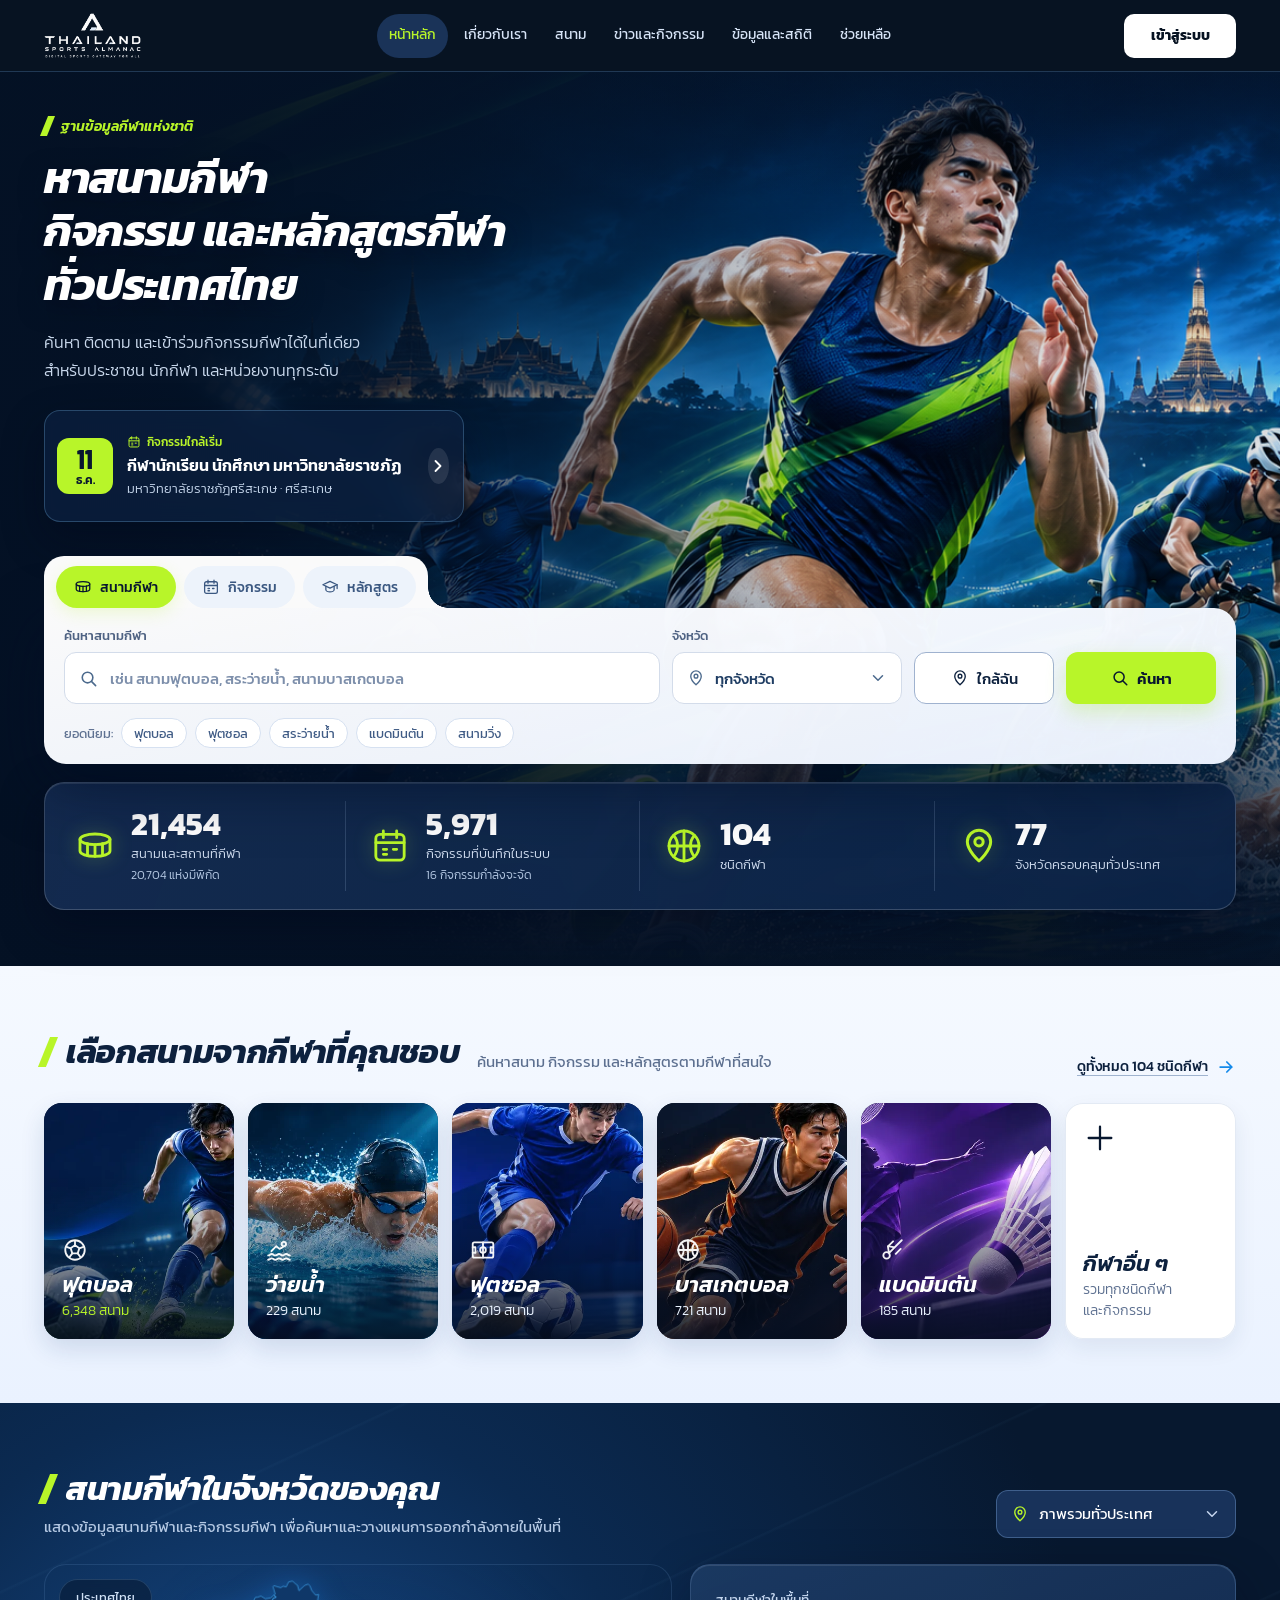
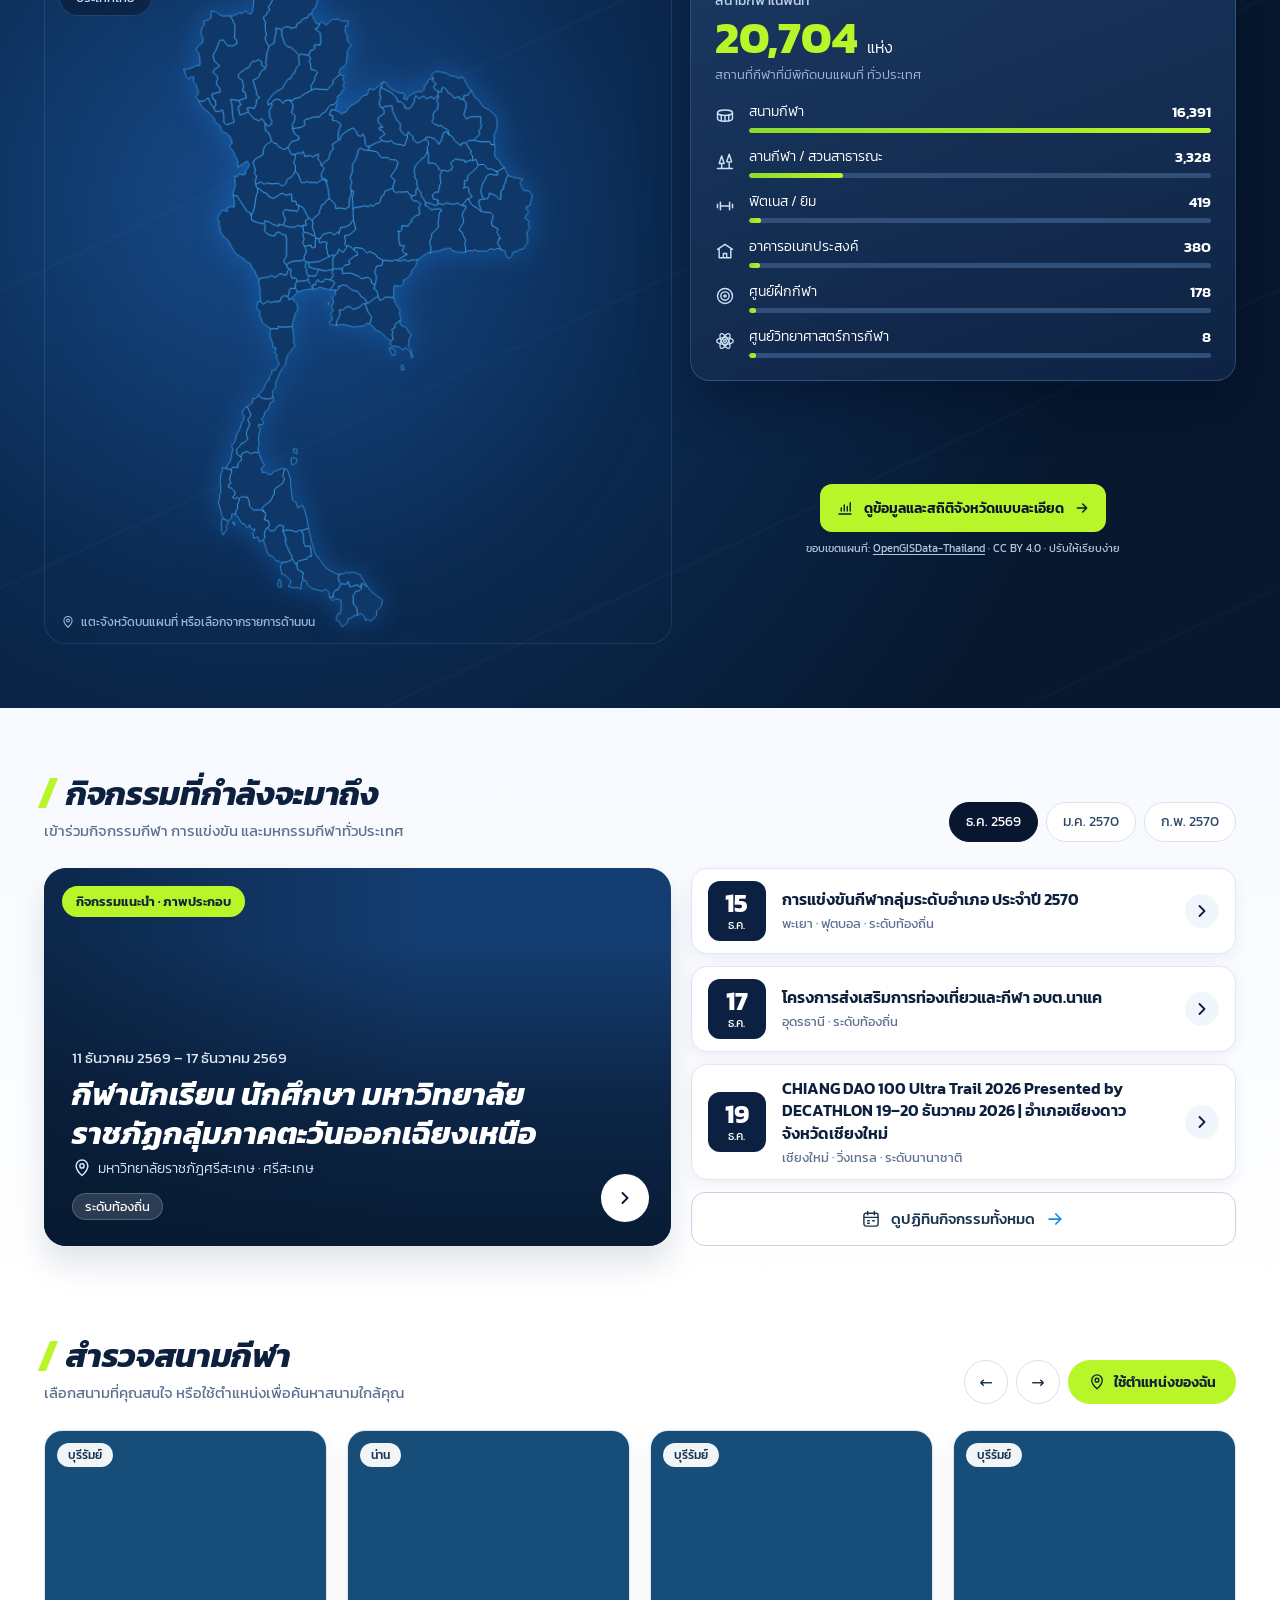
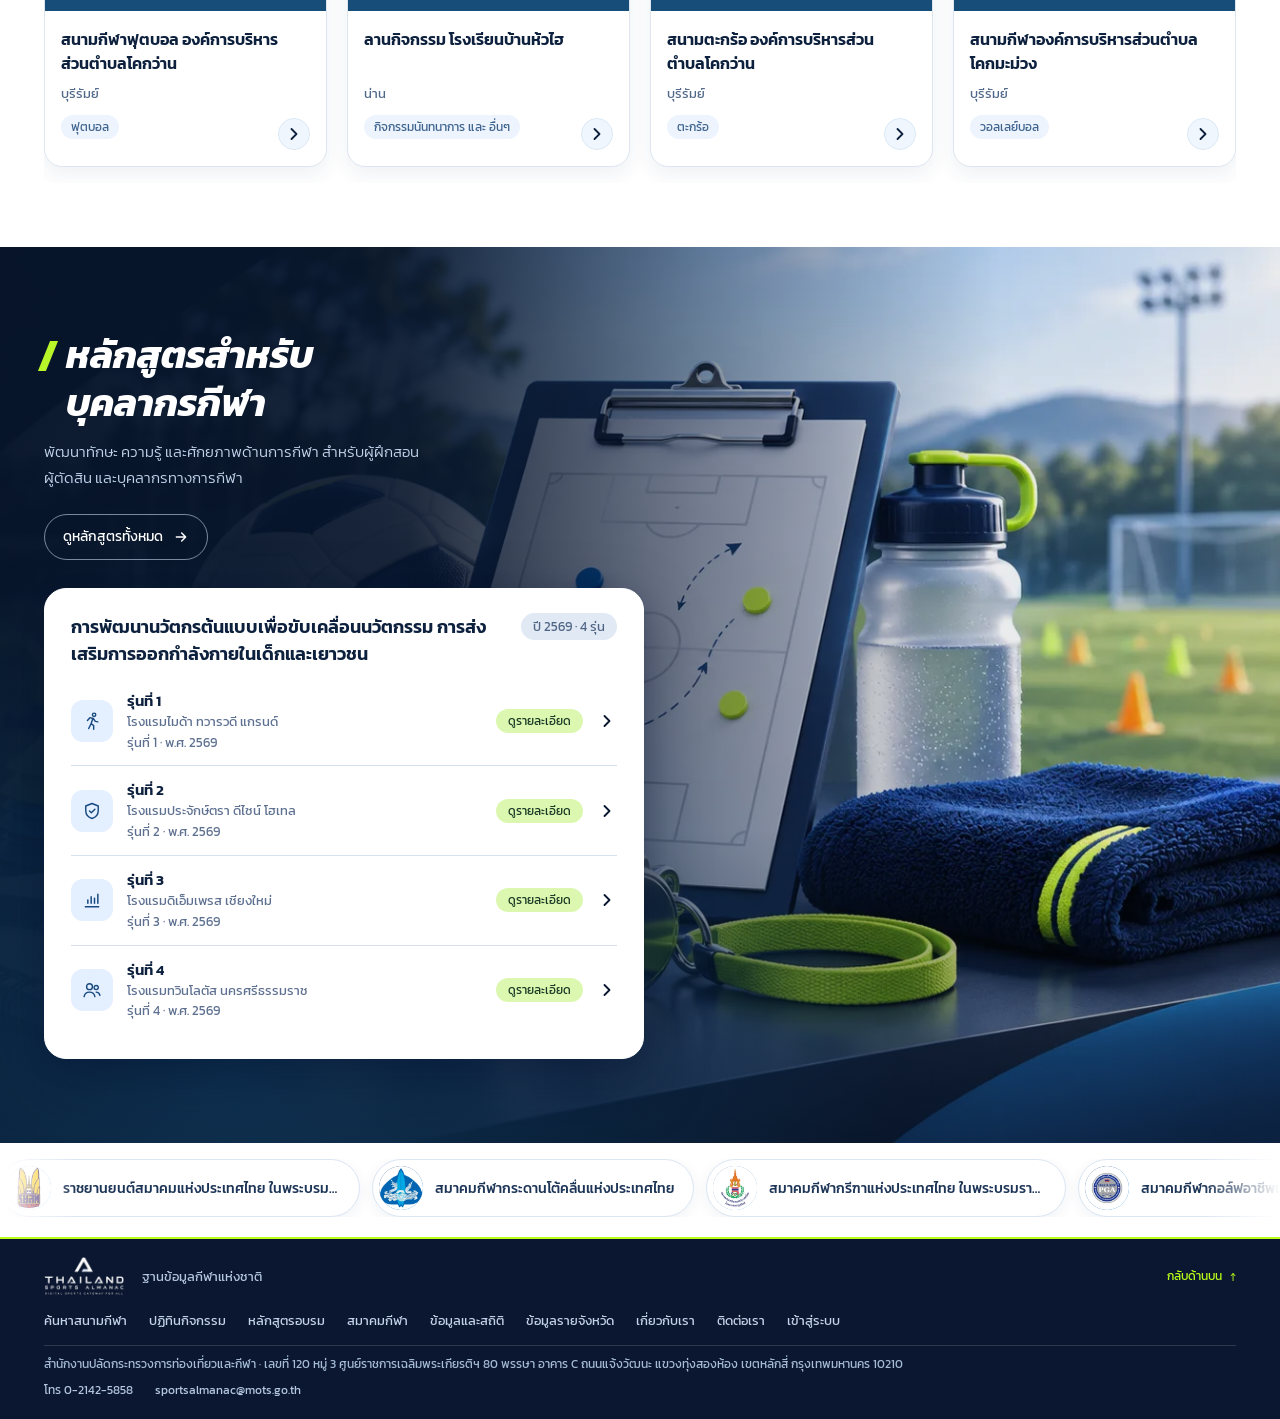
<file: index.html>
<!doctype html>
<html lang="th">
<head>
  <meta charset="utf-8">
  <meta name="viewport" content="width=device-width,initial-scale=1">
  <script>
    if ('scrollRestoration' in history) history.scrollRestoration = 'manual';
    window.scrollTo(0, 0);
  </script>
  <meta name="description" content="Thailand Sports Almanac — สำรวจสนาม กิจกรรม และข้อมูลกีฬาไทยครบ 77 จังหวัด">
  <meta name="theme-color" content="#0B1730">

  <meta property="og:title" content="Thailand Sports Almanac">
  <meta property="og:description" content="Every field. Every sport. Every province.">
  <meta property="og:image" content="assets/premium-v4/hero/Hero-01-enhanced.png">
  <title>Thailand Sports Almanac — Every Field, Every Province</title>
  <link rel="icon" href="assets/premium-v4/favicon.png" type="image/png">
  <link rel="stylesheet" href="assets/site-nav.css?v=20260820-2">
  <link rel="stylesheet" href="assets/activity-modal.css?v=20260820-2">
  <link rel="stylesheet" href="assets/login-modal.css?v=20260820-7">

<link rel="preload" as="image" href="assets/premium-v4/hero/Hero-01-enhanced.png" media="(min-width:691px)">
<link rel="preload" as="image" href="assets/premium-v4/hero/Hero-01-enhanced.png" media="(max-width:690px)">
<link rel="stylesheet" href="assets/home-premium.css?v=20261103-premium-v4-final">
<link rel="stylesheet" href="assets/home-premium-integration.css?v=20261103-search-layer-10">
<link rel="stylesheet" href="assets/home-header.css?v=20261103-compact-4">
<link rel="stylesheet" href="assets/home-hero-effects.css?v=20261103-pointer-light-9">
</head>
<body id="top" class="tpl-landing tsa-premium"><a class="skip" href="#main">ข้ามไปยังเนื้อหาหลัก</a><div id="loader" hidden></div><div class="tsa-home-progress" aria-hidden="true"></div><!-- Icon sprite (line icons, inherit currentColor) -->
<svg width="0" height="0" style="position:absolute" aria-hidden="true" focusable="false">
  <defs>
    <symbol id="i-stadium" viewBox="0 0 24 24" fill="none" stroke="currentColor" stroke-width="1.7" stroke-linecap="round" stroke-linejoin="round"><ellipse cx="12" cy="8" rx="9" ry="3.2"/><path d="M3 8v7c0 1.8 4 3.2 9 3.2s9-1.4 9-3.2V8"/><path d="M7.5 10.6v7.1M16.5 10.6v7.1M12 11.2v7"/></symbol>
    <symbol id="i-calendar" viewBox="0 0 24 24" fill="none" stroke="currentColor" stroke-width="1.7" stroke-linecap="round" stroke-linejoin="round"><rect x="3.5" y="5" width="17" height="15.5" rx="2.5"/><path d="M3.5 10h17M8 3v4M16 3v4M8 14h2M14 14h2M8 17h2"/></symbol>
    <symbol id="i-cap" viewBox="0 0 24 24" fill="none" stroke="currentColor" stroke-width="1.7" stroke-linecap="round" stroke-linejoin="round"><path d="M2.5 9 12 4.5 21.5 9 12 13.5z"/><path d="M6.5 11v4.6c0 1.4 2.5 2.9 5.5 2.9s5.5-1.5 5.5-2.9V11M21.5 9v5"/></symbol>
    <symbol id="i-search" viewBox="0 0 24 24" fill="none" stroke="currentColor" stroke-width="2" stroke-linecap="round"><circle cx="10.8" cy="10.8" r="6.7"/><path d="m16 16 5 5"/></symbol>
    <symbol id="i-pin" viewBox="0 0 24 24" fill="none" stroke="currentColor" stroke-width="1.8" stroke-linecap="round" stroke-linejoin="round"><path d="M12 21s-7-6.2-7-11.5a7 7 0 0 1 14 0C19 14.8 12 21 12 21z"/><circle cx="12" cy="9.5" r="2.5"/></symbol>
    <symbol id="i-chev-down" viewBox="0 0 24 24" fill="none" stroke="currentColor" stroke-width="2" stroke-linecap="round" stroke-linejoin="round"><path d="m6 9 6 6 6-6"/></symbol>
    <symbol id="i-chev-right" viewBox="0 0 24 24" fill="none" stroke="currentColor" stroke-width="2.2" stroke-linecap="round" stroke-linejoin="round"><path d="m9 6 6 6-6 6"/></symbol>
    <symbol id="i-arrow" viewBox="0 0 24 24" fill="none" stroke="currentColor" stroke-width="2.1" stroke-linecap="round" stroke-linejoin="round"><path d="M5 12h14M13 6l6 6-6 6"/></symbol>
    <symbol id="i-external" viewBox="0 0 24 24" fill="none" stroke="currentColor" stroke-width="2" stroke-linecap="round" stroke-linejoin="round"><path d="M7 17 17 7M8 7h9v9"/></symbol>
    <symbol id="i-ball" viewBox="0 0 24 24" fill="none" stroke="currentColor" stroke-width="1.7" stroke-linejoin="round"><circle cx="12" cy="12" r="9"/><path d="m12 7.5 4 2.9-1.5 4.7h-5L8 10.4z"/><path d="M12 3v4.5M16 10.4l4.4-1.5M14.5 15.1l2.8 3.8M9.5 15.1l-2.8 3.8M8 10.4 3.6 8.9"/></symbol>
    <symbol id="i-swim" viewBox="0 0 24 24" fill="none" stroke="currentColor" stroke-width="1.7" stroke-linecap="round" stroke-linejoin="round"><path d="M2 17c1.7 0 1.7-1.3 3.3-1.3s1.7 1.3 3.4 1.3 1.6-1.3 3.3-1.3 1.7 1.3 3.3 1.3 1.7-1.3 3.4-1.3S20.3 17 22 17M2 21c1.7 0 1.7-1.3 3.3-1.3s1.7 1.3 3.4 1.3 1.6-1.3 3.3-1.3 1.7 1.3 3.3 1.3 1.7-1.3 3.4-1.3S20.3 21 22 21"/><circle cx="16.5" cy="6.5" r="2"/><path d="m5 13 4.5-4.5 3 2.5 3-1.5"/></symbol>
    <symbol id="i-futsal" viewBox="0 0 24 24" fill="none" stroke="currentColor" stroke-width="1.7" stroke-linecap="round" stroke-linejoin="round"><rect x="2.5" y="5" width="19" height="14" rx="1.5"/><path d="M12 5v14"/><circle cx="12" cy="12" r="2.6"/><path d="M2.5 9.5h2.5v5H2.5M21.5 9.5H19v5h2.5"/></symbol>
    <symbol id="i-basket" viewBox="0 0 24 24" fill="none" stroke="currentColor" stroke-width="1.7" stroke-linecap="round"><circle cx="12" cy="12" r="9"/><path d="M3 12h18M12 3v18M5.7 5.7c3.2 3.2 3.2 9.4 0 12.6M18.3 5.7c-3.2 3.2-3.2 9.4 0 12.6"/></symbol>
    <symbol id="i-shuttle" viewBox="0 0 24 24" fill="none" stroke="currentColor" stroke-width="1.7" stroke-linecap="round" stroke-linejoin="round"><circle cx="7" cy="17" r="3"/><path d="m9.2 14.8 7.3-7.3M9.2 14.8l-1-6.3 6.3 1M14.8 9.2 21 3M8.5 8.5 13 4M15.5 15.5 20 11"/></symbol>
    <symbol id="i-plus" viewBox="0 0 24 24" fill="none" stroke="currentColor" stroke-width="1.6" stroke-linecap="round"><path d="M12 4v16M4 12h16"/></symbol>
    <symbol id="i-park" viewBox="0 0 24 24" fill="none" stroke="currentColor" stroke-width="1.7" stroke-linecap="round" stroke-linejoin="round"><path d="M8 21v-6M5 15h6l-3-9zM17 21v-8M14 13h6l-3-9zM3 21h18"/></symbol>
    <symbol id="i-dumbbell" viewBox="0 0 24 24" fill="none" stroke="currentColor" stroke-width="1.8" stroke-linecap="round"><path d="M3 10v4M6.5 7.5v9M17.5 7.5v9M21 10v4M6.5 12h11"/></symbol>
    <symbol id="i-building" viewBox="0 0 24 24" fill="none" stroke="currentColor" stroke-width="1.7" stroke-linecap="round" stroke-linejoin="round"><path d="M3 10 12 4l9 6M5 10v10h14V10M10 20v-5h4v5"/></symbol>
    <symbol id="i-target" viewBox="0 0 24 24" fill="none" stroke="currentColor" stroke-width="1.7" stroke-linecap="round"><circle cx="12" cy="12" r="9"/><circle cx="12" cy="12" r="5"/><circle cx="12" cy="12" r="1.3"/></symbol>
    <symbol id="i-atom" viewBox="0 0 24 24" fill="none" stroke="currentColor" stroke-width="1.6"><circle cx="12" cy="12" r="1.8"/><ellipse cx="12" cy="12" rx="10" ry="4"/><ellipse cx="12" cy="12" rx="10" ry="4" transform="rotate(60 12 12)"/><ellipse cx="12" cy="12" rx="10" ry="4" transform="rotate(120 12 12)"/></symbol>
    <symbol id="i-map" viewBox="0 0 24 24" fill="none" stroke="currentColor" stroke-width="1.7" stroke-linecap="round" stroke-linejoin="round"><path d="M9 4 3 6.5v13.5l6-2.5 6 2.5 6-2.5V4l-6 2.5z"/><path d="M9 4v13.5M15 6.5V20"/></symbol>
    <symbol id="i-heart" viewBox="0 0 24 24" fill="none" stroke="currentColor" stroke-width="1.9" stroke-linejoin="round"><path d="M12 20s-7.5-4.6-9-9.4C1.9 7 4.1 4 7.3 4c2 0 3.6 1.2 4.7 2.8C13.1 5.2 14.7 4 16.7 4 19.9 4 22.1 7 21 10.6 19.5 15.4 12 20 12 20z"/></symbol>
    <symbol id="i-chart" viewBox="0 0 24 24" fill="none" stroke="currentColor" stroke-width="1.8" stroke-linecap="round"><path d="M4 20h16M7 16v-4M11 16V8M15 16v-6M19 16V5"/></symbol>
    <symbol id="i-run" viewBox="0 0 24 24" fill="none" stroke="currentColor" stroke-width="1.7" stroke-linecap="round" stroke-linejoin="round"><circle cx="14.5" cy="4.5" r="2"/><path d="m8 21 3-6 3 2.5V22M6.5 11.5l3-3.5 4 1 2.5 3.5 3 .5M11 15l2-6"/></symbol>
    <symbol id="i-users" viewBox="0 0 24 24" fill="none" stroke="currentColor" stroke-width="1.7" stroke-linecap="round" stroke-linejoin="round"><circle cx="9" cy="8" r="3.5"/><path d="M2.5 20c.6-3.6 3.2-5.5 6.5-5.5s5.9 1.9 6.5 5.5"/><circle cx="17" cy="9" r="2.5"/><path d="M17 14.5c2.4 0 4 1.5 4.5 4"/></symbol>
    <symbol id="i-shield" viewBox="0 0 24 24" fill="none" stroke="currentColor" stroke-width="1.7" stroke-linecap="round" stroke-linejoin="round"><path d="M12 3 4.5 6v5.5c0 4.6 3.2 8.3 7.5 9.5 4.3-1.2 7.5-4.9 7.5-9.5V6z"/><path d="m9 12 2.2 2.2L15.5 10"/></symbol>
    <symbol id="i-network" viewBox="0 0 24 24" fill="none" stroke="currentColor" stroke-width="1.7" stroke-linecap="round"><circle cx="12" cy="5" r="2.2"/><circle cx="5" cy="18" r="2.2"/><circle cx="19" cy="18" r="2.2"/><path d="M12 7.2v4.3M12 11.5 6.6 16.4M12 11.5l5.4 4.9"/></symbol>
    <symbol id="i-user" viewBox="0 0 24 24" fill="none" stroke="currentColor" stroke-width="1.8" stroke-linecap="round"><circle cx="12" cy="8" r="4"/><path d="M4.5 20.5c.8-4 3.8-6.2 7.5-6.2s6.7 2.2 7.5 6.2"/></symbol>
  </defs>
</svg>

  <header id="tsa-home-header" class="tsa-home-header">
    <a class="brand" href="#top" aria-label="Thailand Sports Almanac หน้าหลัก"><img src="assets/images/logo-white.png" alt="Thailand Sports Almanac" width="97" height="46"></a>
    <nav class="desktop-nav" aria-label="เมนูหลัก">
      <a class="nav-primary-link" href="#top" aria-current="page">หน้าหลัก</a>
      <a class="nav-primary-link" href="abouts.html">เกี่ยวกับเรา</a>
      <div class="nav-group">
        <button class="nav-primary-link nav-dropdown-trigger" data-section="places" type="button" aria-expanded="false">สนาม <span>⌄</span></button>
        <div class="nav-dropdown venue-dropdown" aria-hidden="true">
          <a href="venues.html?type=stadium">สนามกีฬา</a>
          <a href="venues.html?type=multipurpose">อาคารอเนกประสงค์</a>
          <a href="venues.html?type=public">ลานกีฬา / สวนสาธารณะ</a>
          <a href="venues.html?type=fitness">ฟิตเนส / ยิม</a>
          <a href="venues.html?type=training">ศูนย์ฝึกกีฬา</a>
          <a href="venues.html?type=science">ศูนย์วิทยาศาสตร์การกีฬา</a>
        </div>
      </div>
      <div class="nav-group">
        <button class="nav-primary-link nav-dropdown-trigger" data-section="events" type="button" aria-expanded="false">ข่าวและกิจกรรม <span>⌄</span></button>
        <div class="nav-dropdown compact-dropdown" aria-hidden="true"><a href="#events">ข่าวประกาศ</a><a href="activities.html">ปฏิทินกิจกรรม</a></div>
      </div>
      <div class="nav-group">
        <button class="nav-primary-link nav-dropdown-trigger" type="button" aria-expanded="false">ข้อมูลและสถิติ <span>⌄</span></button>
        <div class="nav-dropdown compact-dropdown stats-dropdown" aria-hidden="true">
          <div class="nav-subgroup">
            <b>แดชบอร์ด</b>
            <a href="athletes.html">นักกีฬา / บุคลากร</a>
            <a href="results.html">ผลการแข่งขัน</a>
            <a href="overview.html">สรุปภาพรวม</a>
            <a href="provinces.html">ข้อมูลรายจังหวัด</a>
          </div>
          <a href="courses.html">หลักสูตรอบรม</a>
          <a href="#home-learning">คลังความรู้</a>
        </div>
      </div>
      <div class="nav-group">
        <button class="nav-primary-link nav-dropdown-trigger" data-section="footer" type="button" aria-expanded="false">ช่วยเหลือ <span>⌄</span></button>
        <div class="nav-dropdown compact-dropdown" aria-hidden="true"><a href="#footer">คู่มือใช้งาน</a><a href="#footer">คำถามที่พบบ่อย (FAQ)</a><a href="contact.html">ติดต่อเรา</a></div>
      </div>
    </nav>
    <div class="nav-actions"><a class="login" href="#login" data-login-open>เข้าสู่ระบบ</a><button class="menu-button" type="button" aria-label="เปิดเมนูหลัก" aria-expanded="false" aria-controls="mobile-menu"><i></i><i></i></button></div>
    <div class="mobile-menu" id="mobile-menu">
      <a class="mobile-direct" href="#top" aria-current="page">หน้าหลัก</a>
      <a class="mobile-direct" href="abouts.html">เกี่ยวกับเรา</a>
      <div class="mobile-accordion"><button class="mobile-accordion-trigger" data-section="places" type="button" aria-expanded="false">สนาม <span>＋</span></button><div class="mobile-submenu" aria-hidden="true"><a href="venues.html?type=stadium">สนามกีฬา</a><a href="venues.html?type=multipurpose">อาคารอเนกประสงค์</a><a href="venues.html?type=public">ลานกีฬา / สวนสาธารณะ</a><a href="venues.html?type=fitness">ฟิตเนส / ยิม</a><a href="venues.html?type=training">ศูนย์ฝึกกีฬา</a><a href="venues.html?type=science">ศูนย์วิทยาศาสตร์การกีฬา</a></div></div>
      <div class="mobile-accordion"><button class="mobile-accordion-trigger" data-section="events" type="button" aria-expanded="false">ข่าวและกิจกรรม <span>＋</span></button><div class="mobile-submenu" aria-hidden="true"><a href="#events">ข่าวประกาศ</a><a href="activities.html">ปฏิทินกิจกรรม</a></div></div>
      <div class="mobile-accordion"><button class="mobile-accordion-trigger" type="button" aria-expanded="false">ข้อมูลและสถิติ <span>＋</span></button><div class="mobile-submenu" aria-hidden="true"><b>แดชบอร์ด</b><a class="nav-nested" href="athletes.html">นักกีฬา / บุคลากร</a><a class="nav-nested" href="results.html">ผลการแข่งขัน</a><a class="nav-nested" href="overview.html">สรุปภาพรวม</a><a class="nav-nested" href="provinces.html">ข้อมูลรายจังหวัด</a><a href="courses.html">หลักสูตรอบรม</a><a href="#home-learning">คลังความรู้</a></div></div>
      <div class="mobile-accordion"><button class="mobile-accordion-trigger" data-section="footer" type="button" aria-expanded="false">ช่วยเหลือ <span>＋</span></button><div class="mobile-submenu" aria-hidden="true"><a href="#footer">คู่มือใช้งาน</a><a href="#footer">คำถามที่พบบ่อย (FAQ)</a><a href="contact.html">ติดต่อเรา</a></div></div>
    </div>
  </header>
<main id="main">
  <!-- HERO -->
  <section class="hero h-hero" id="motion-hero" aria-labelledby="motion-title">
    <div class="hero-visual-clip" aria-hidden="true">
    <div class="hero-bg h-hero-media"></div>
    <div class="hero-light-effects" aria-hidden="true">
      <div class="hero-flare"></div>
      <div class="hero-stadium-glow"></div>
      <div class="hero-light-particles"><i></i><i></i><i></i><i></i></div>
      <div class="hero-pointer-light"></div>
    </div>
    </div>
    <div class="container hero-content">
      <div class="hero-top">
        <div class="hero-copy h-hero-copy">
          <p class="eyebrow eyebrow-lime hero-eyebrow"><span class="slash"></span> ฐานข้อมูลกีฬาแห่งชาติ</p>
          <h1 id="motion-title">หาสนามกีฬา<br />กิจกรรม และหลักสูตรกีฬา<br />ทั่วประเทศไทย</h1>
          <p class="hero-lead">ค้นหา ติดตาม และเข้าร่วมกิจกรรมกีฬาได้ในที่เดียว<br class="desktop-only" /> สำหรับประชาชน นักกีฬา และหน่วยงานทุกระดับ</p>
          <div id="premium-hero-featured" aria-live="polite"></div>
        </div>
      </div>

      <form class="search-panel h-search" id="hero-search-form" role="search">
        <div class="search-tabs h-tabs" role="group" aria-label="ประเภทข้อมูลที่ต้องการค้นหา">
          <button type="button" class="search-tab active" data-search-kind="venues" aria-pressed="true"><svg width="18" height="18" aria-hidden="true"><use href="#i-stadium"/></svg> สนามกีฬา</button>
          <button type="button" class="search-tab" data-search-kind="events" aria-pressed="false"><svg width="18" height="18" aria-hidden="true"><use href="#i-calendar"/></svg> กิจกรรม</button>
          <button type="button" class="search-tab" data-search-kind="courses" aria-pressed="false"><svg width="18" height="18" aria-hidden="true"><use href="#i-cap"/></svg> หลักสูตร</button>
        </div>
        <div class="search-fields h-search-row">
          <label class="search-label search-keyword h-field"><span id="hero-search-label">ค้นหาสนามกีฬา</span><span class="search-input-wrap"><svg width="19" height="19" aria-hidden="true"><use href="#i-search"/></svg><input type="search" name="q" id="hero-venue-search" role="combobox" aria-autocomplete="list" aria-expanded="false" aria-controls="hero-search-results" placeholder="เช่น สนามฟุตบอล, สระว่ายน้ำ, สนามบาสเกตบอล" autocomplete="off" /></span></label>
          <label class="search-label province-select-label h-field"><span>จังหวัด</span><span class="select-wrap"><svg width="18" height="18" aria-hidden="true"><use href="#i-pin"/></svg><select name="province" id="home-province"><option value="">ทุกจังหวัด</option></select><svg class="chev" width="18" height="18" aria-hidden="true"><use href="#i-chev-down"/></svg></span></label>
          <button class="nearby-search" type="button" data-locate><svg width="18" height="18" aria-hidden="true"><use href="#i-pin"/></svg> ใกล้ฉัน</button>
          <button class="search-button" type="submit"><svg width="18" height="18" aria-hidden="true"><use href="#i-search"/></svg> ค้นหา</button>
        </div>
        <div id="hero-search-results" class="hero-search-results" role="listbox" aria-label="ผลการค้นหาข้อมูลกีฬา"></div>
        <div class="search-suggestions"><span>ยอดนิยม:</span><button type="button" data-term="ฟุตบอล">ฟุตบอล</button><button type="button" data-term="ฟุตซอล">ฟุตซอล</button><button type="button" data-term="สระว่ายน้ำ">สระว่ายน้ำ</button><button type="button" data-term="แบดมินตัน">แบดมินตัน</button><button type="button" data-term="สนามวิ่ง">สนามวิ่ง</button></div>
      </form>

      <!-- home-stats:start -->
<div class="hero-stats h-stats" id="home-stats" aria-label="ภาพรวมข้อมูลกีฬาไทย"><a class="hero-stat" href="venues.html"><svg class="stat-icon" width="20" height="20" aria-hidden="true"><use href="#i-stadium"/></svg><span class="stat-text"><strong data-count="21454">21,454</strong><span>สนามและสถานที่กีฬา</span><small>20,704 แห่งมีพิกัด</small></span></a><a class="hero-stat" href="#events"><svg class="stat-icon" width="20" height="20" aria-hidden="true"><use href="#i-calendar"/></svg><span class="stat-text"><strong data-count="5971">5,971</strong><span>กิจกรรมที่บันทึกในระบบ</span><small>23 กิจกรรมกำลังจะจัด</small></span></a><a class="hero-stat" href="#sports"><svg class="stat-icon" width="20" height="20" aria-hidden="true"><use href="#i-basket"/></svg><span class="stat-text"><strong data-count="104">104</strong><span>ชนิดกีฬา</span></span></a><a class="hero-stat" href="#nation"><svg class="stat-icon" width="20" height="20" aria-hidden="true"><use href="#i-pin"/></svg><span class="stat-text"><strong data-count="77">77</strong><span>จังหวัดครอบคลุมทั่วประเทศ</span></span></a></div>
<script type="application/json" id="home-stats-summary">{"venues":21454,"mapped":20704,"events":5971,"sports":104,"provinces":77,"starts":{"2026-08-20":1,"2026-08-21":2,"2026-08-22":5,"2026-08-24":2,"2026-08-29":2,"2026-08-30":4,"2026-09-01":3,"2026-09-02":1,"2026-09-05":2,"2026-09-06":2,"2026-09-12":1,"2026-09-19":1,"2026-09-27":2,"2026-10-01":1,"2026-10-08":1,"2026-10-17":2,"2026-10-24":3,"2026-10-26":1,"2026-10-27":1,"2026-10-30":1,"2026-11-01":6,"2026-11-08":1,"2026-11-12":1,"2026-11-17":1,"2026-11-21":1,"2026-12-01":2,"2026-12-04":1,"2026-12-11":1,"2026-12-15":1,"2026-12-17":1,"2026-12-19":1,"2026-12-20":1,"2026-12-23":1,"2026-12-25":1,"2027-01-10":1,"2027-01-30":1,"2027-02-19":1,"2027-03-02":1,"2027-03-13":1,"2027-04-07":1,"2027-04-09":1,"2027-06-20":1,"2027-08-08":1}}</script>
<!-- home-stats:end -->
    </div>
  </section>

  <!-- SPORTS -->
  <section class="section sports-section" id="sports" aria-labelledby="sports-title">
    <div class="container">
      <div class="section-heading h-head">
        <div class="heading-inline"><h2 id="sports-title"><span class="title-slash"></span>เลือกสนามจากกีฬาที่คุณชอบ</h2><p>ค้นหาสนาม กิจกรรม และหลักสูตรตามกีฬาที่สนใจ</p></div>
        <a class="section-link" id="sports-all" href="venues.html">ดูทั้งหมด 104 ชนิดกีฬา <svg width="16" height="16" aria-hidden="true"><use href="#i-arrow"/></svg></a>
      </div>
      <div class="sports-grid">
        <a class="h-sport sport-tile green" href="venues.html?q=ฟุตบอล"><span class="sport-visual" aria-hidden="true"></span><span class="sport-body"><svg class="sport-glyph" width="22" height="22" aria-hidden="true"><use href="#i-ball"/></svg><b class="sport-name">ฟุตบอล</b><span class="sport-count"><span data-sport-count="ฟุตบอล">–</span> สนาม</span></span></a>
        <a class="h-sport sport-tile blue" href="venues.html?q=ว่ายน้ำ"><span class="sport-visual" aria-hidden="true"></span><span class="sport-body"><svg class="sport-glyph" width="22" height="22" aria-hidden="true"><use href="#i-swim"/></svg><b class="sport-name">ว่ายน้ำ</b><span class="sport-count"><span data-sport-count="ว่ายน้ำ">–</span> สนาม</span></span></a>
        <a class="h-sport sport-tile indigo" href="venues.html?q=ฟุตซอล"><span class="sport-visual" aria-hidden="true"></span><span class="sport-body"><svg class="sport-glyph" width="22" height="22" aria-hidden="true"><use href="#i-futsal"/></svg><b class="sport-name">ฟุตซอล</b><span class="sport-count"><span data-sport-count="ฟุตซอล">–</span> สนาม</span></span></a>
        <a class="h-sport sport-tile orange" href="venues.html?q=บาสเกตบอล"><span class="sport-visual" aria-hidden="true"></span><span class="sport-body"><svg class="sport-glyph" width="22" height="22" aria-hidden="true"><use href="#i-basket"/></svg><b class="sport-name">บาสเกตบอล</b><span class="sport-count"><span data-sport-count="บาสเกตบอล">–</span> สนาม</span></span></a>
        <a class="h-sport sport-tile violet" href="venues.html?q=แบดมินตัน"><span class="sport-visual" aria-hidden="true"></span><span class="sport-body"><svg class="sport-glyph" width="22" height="22" aria-hidden="true"><use href="#i-shuttle"/></svg><b class="sport-name">แบดมินตัน</b><span class="sport-count"><span data-sport-count="แบดมินตัน">–</span> สนาม</span></span></a>
        <a class="h-sport sport-tile all-sports" href="venues.html"><svg class="plus-sign" width="34" height="34" aria-hidden="true"><use href="#i-plus"/></svg><span class="sport-body"><b class="sport-name">กีฬาอื่น ๆ</b><span class="sport-count">รวมทุกชนิดกีฬา<br />และกิจกรรม</span></span></a>
      </div>
    </div>
  </section>

  <!-- PROVINCE / NATION -->
  <section class="province-section" id="nation" aria-labelledby="province-title">
    <div class="province-section-bg" aria-hidden="true"></div>
    <div class="container province-content">
      <div class="section-heading section-heading-dark">
        <div><h2 id="province-title"><span class="title-slash"></span>สนามกีฬาในจังหวัดของคุณ</h2><p>แสดงข้อมูลสนามกีฬาและกิจกรรมกีฬา เพื่อค้นหาและวางแผนการออกกำลังกายในพื้นที่</p></div>
        <label class="province-top-select"><svg width="18" height="18" aria-hidden="true"><use href="#i-pin"/></svg><select id="map-province" disabled aria-label="เลือกจังหวัด"><option value="">ภาพรวมทั่วประเทศ</option></select><svg width="18" height="18" aria-hidden="true"><use href="#i-chev-down"/></svg></label>
      </div>
      <div class="province-grid">
        <div class="thailand-map">
          <div class="map-hud">
            <nav class="map-crumb" aria-label="ระดับพื้นที่บนแผนที่"><button type="button" id="map-crumb-home" class="crumb-home">ประเทศไทย</button><span id="map-crumb-province" hidden></span><span id="map-crumb-district" hidden></span></nav>
            <button type="button" id="map-reset" class="map-reset" aria-label="ดูทั้งประเทศ" hidden><svg width="16" height="16" aria-hidden="true"><use href="#i-arrow"/></svg> <span>ดูทั้งประเทศ</span></button>
          </div>
          <svg id="th-map" aria-busy="true" class="th-map" viewBox="0 0 520 760" role="group" aria-labelledby="th-map-title"><title id="th-map-title">แผนที่ประเทศไทย แบ่งตามจังหวัดและอำเภอ — เลือกจังหวัดเพื่อซูมดูอำเภอ/เขต</title></svg>
          <div class="map-tip" id="map-tip" role="status" aria-live="polite" hidden></div>
          <p class="map-hint" id="map-hint"><svg width="14" height="14" aria-hidden="true"><use href="#i-pin"/></svg> แตะจังหวัดบนแผนที่ หรือเลือกจากรายการด้านบน</p>
          <noscript><img src="assets/premium-v4/map-thailand.webp" alt="" width="600" height="750" /></noscript>
        </div>
        <div class="province-data-card">
          <div class="scope-national" id="scope-national">
          <span class="micro-label" id="scope-label">สนามกีฬาในพื้นที่</span>
          <div class="main-value"><span id="facility-count">—</span><small>แห่ง</small></div>
          <p class="data-note" id="scope-note">สถานที่กีฬาที่มีพิกัดบนแผนที่ ทั่วประเทศ</p>
          <div class="bar-list" aria-label="จำนวนสถานที่กีฬาแยกตามหมวด">
            <a class="bar-item" data-category="stadium" href="venues.html?type=stadium"><svg width="20" height="20" aria-hidden="true"><use href="#i-stadium"/></svg><div><div class="bar-row"><span>สนามกีฬา</span><b>—</b></div><div class="bar-track"><i style="--w:100%"></i></div></div></a>
            <a class="bar-item" data-category="public" href="venues.html?type=public"><svg width="20" height="20" aria-hidden="true"><use href="#i-park"/></svg><div><div class="bar-row"><span>ลานกีฬา / สวนสาธารณะ</span><b>—</b></div><div class="bar-track"><i style="--w:20.3%"></i></div></div></a>
            <a class="bar-item" data-category="fitness" href="venues.html?type=fitness"><svg width="20" height="20" aria-hidden="true"><use href="#i-dumbbell"/></svg><div><div class="bar-row"><span>ฟิตเนส / ยิม</span><b>—</b></div><div class="bar-track"><i style="--w:2.56%"></i></div></div></a>
            <a class="bar-item" data-category="multipurpose" href="venues.html?type=multipurpose"><svg width="20" height="20" aria-hidden="true"><use href="#i-building"/></svg><div><div class="bar-row"><span>อาคารอเนกประสงค์</span><b>—</b></div><div class="bar-track"><i style="--w:2.32%"></i></div></div></a>
            <a class="bar-item" data-category="training" href="venues.html?type=training"><svg width="20" height="20" aria-hidden="true"><use href="#i-target"/></svg><div><div class="bar-row"><span>ศูนย์ฝึกกีฬา</span><b>—</b></div><div class="bar-track"><i style="--w:1.09%"></i></div></div></a>
            <a class="bar-item" data-category="science" href="venues.html?type=science"><svg width="20" height="20" aria-hidden="true"><use href="#i-atom"/></svg><div><div class="bar-row"><span>ศูนย์วิทยาศาสตร์การกีฬา</span><b>—</b></div><div class="bar-track"><i style="--w:0.5%"></i></div></div></a>
          </div>
          </div>
          <div class="scope-province" id="scope-province" hidden>
            <span class="micro-label">จังหวัดที่เลือก</span>
            <h3 class="prov-name" id="prov-name">—</h3>
            <div class="prov-kpis">
              <div><strong id="prov-district-count">0</strong><span id="prov-district-label">อำเภอ</span></div>
              <div><strong id="prov-venues">—</strong><span>สนามกีฬา</span></div>
              <div><strong id="prov-area">—</strong><span>ตร.กม. (ประมาณ)</span></div>
            </div>
            <p class="data-note" id="prov-note">จำนวนสนามรายจังหวัด/อำเภอ รอเชื่อม API ของระบบ</p>
            <p class="district-head" id="district-head">อำเภอทั้งหมด</p>
            <div class="district-list" id="district-list" role="list"></div>
            <a class="prov-link" id="prov-link" href="venues.html">ดูสนามกีฬาในจังหวัดนี้ <svg width="16" height="16" aria-hidden="true"><use href="#i-arrow"/></svg></a>
          </div>
        </div>
        <div class="province-details-action">
          <a class="lime-cta" href="provinces.html"><svg width="18" height="18" aria-hidden="true"><use href="#i-chart"/></svg> ดูข้อมูลและสถิติจังหวัดแบบละเอียด <svg width="16" height="16" aria-hidden="true"><use href="#i-arrow"/></svg></a>
          <small class="province-map-credit">ขอบเขตแผนที่: <a href="https://github.com/chingchai/OpenGISData-Thailand" target="_blank" rel="noopener noreferrer">OpenGISData-Thailand</a> · CC BY 4.0 · ปรับให้เรียบง่าย</small>
        </div>
      </div>
    </div>
  </section>

  <!-- EVENTS -->
  <section class="section events-section" id="events" aria-labelledby="events-title"><div class="container">
    <div class="section-heading h-head">
      <div><h2 id="events-title"><span class="title-slash"></span>กิจกรรมที่กำลังจะมาถึง</h2><p>เข้าร่วมกิจกรรมกีฬา การแข่งขัน และมหกรรมกีฬาทั่วประเทศ</p></div>
      <div class="month-filters h-pills" id="event-months" role="group" aria-label="เลือกเดือนกิจกรรม"></div>
    </div>
    <div class="events-layout h-events" id="home-events" aria-live="polite"><p>กำลังโหลดกิจกรรม…</p></div>
  </div></section>

  <!-- VENUES -->
  <section class="section venues-section" id="places" aria-labelledby="places-title"><div class="container">
    <div class="section-heading h-head">
      <div><h2 id="places-title"><span class="title-slash"></span>สำรวจสนามกีฬา</h2><p id="venue-status" role="status">เลือกสนามที่คุณสนใจ หรือใช้ตำแหน่งเพื่อค้นหาสนามใกล้คุณ</p></div>
      <div class="premium-venue-actions"><button type="button" id="venue-prev" class="premium-rail-button" aria-label="สนามก่อนหน้า">←</button><button type="button" id="venue-next" class="premium-rail-button" aria-label="สนามถัดไป">→</button><button type="button" data-locate class="location-pill"><svg width="18" height="18" aria-hidden="true"><use href="#i-pin"/></svg> ใช้ตำแหน่งของฉัน</button></div>
    </div>
    <div class="venue-grid h-venues" id="home-venues" data-ui tabindex="0" aria-roledescription="carousel" aria-label="สนามกีฬา"><p>กำลังโหลดสนาม…</p></div>
  </div></section>

  <!-- COURSES -->
  <section class="courses-section" id="home-learning" aria-labelledby="courses-title"><div class="courses-bg" aria-hidden="true"></div><div class="container courses-layout">
    <div class="courses-intro h-split-intro">
      <h2 id="courses-title"><span class="title-slash"></span>หลักสูตรสำหรับ<br />บุคลากรกีฬา</h2>
      <p>พัฒนาทักษะ ความรู้ และศักยภาพด้านการกีฬา สำหรับผู้ฝึกสอน ผู้ตัดสิน และบุคลากรทางการกีฬา</p>
      <a class="course-outline-btn" href="courses.html">ดูหลักสูตรทั้งหมด <svg width="16" height="16" aria-hidden="true"><use href="#i-arrow"/></svg></a>
    </div>
    <div class="h-courses" id="training-course-grid"><p>กำลังโหลดหลักสูตร…</p></div>
  </div></section>

  <section class="assoc-section" id="associations" aria-label="สมาคมกีฬา">
    <div class="association-ticker" id="association-ticker" aria-label="เครือข่ายสมาคมกีฬาแห่งประเทศไทย">
      <div class="association-ticker-track" id="association-track"><div class="association-ticker-group"><a class="association-chip" href="http://localhost:8080/index.php/associations/2"><span class="assoc-logo" data-initial="ย"><img src="assets/premium-v4/associations/association-1.webp" alt="" width="44" height="44" loading="lazy" decoding="async" /></span><b>ราชยานยนต์สมาคมแห่งประเทศไทย ในพระบรมราชูปถัมภ์</b></a><a class="association-chip" href="http://localhost:8080/index.php/associations/3"><span class="assoc-logo" data-initial="ก"><img src="assets/premium-v4/associations/association-4.webp" alt="" width="44" height="44" loading="lazy" decoding="async" /></span><b>สมาคมกีฬากระดานโต้คลื่นแห่งประเทศไทย</b></a><a class="association-chip" href="http://localhost:8080/index.php/associations/4"><span class="assoc-logo" data-initial="ก"><img src="assets/premium-v4/associations/association-9.webp" alt="" width="44" height="44" loading="lazy" decoding="async" /></span><b>สมาคมกีฬากรีฑาแห่งประเทศไทย ในพระบรมราชูปถัมภ์</b></a><a class="association-chip" href="http://localhost:8080/index.php/associations/6"><span class="assoc-logo" data-initial="ก"><img src="assets/premium-v4/associations/association-14.webp" alt="" width="44" height="44" loading="lazy" decoding="async" /></span><b>สมาคมกีฬากอล์ฟอาชีพแห่งประเทศไทย</b></a><a class="association-chip" href="http://localhost:8080/index.php/associations/5"><span class="assoc-logo" data-initial="ก"><img src="assets/premium-v4/associations/association-13.webp" alt="" width="44" height="44" loading="lazy" decoding="async" /></span><b>สมาคมกีฬากอล์ฟแห่งประเทศไทย ในพระบรมราชูปถัมภ์</b></a><a class="association-chip" href="http://localhost:8080/index.php/associations/7"><span class="assoc-logo" data-initial="ก"><img src="assets/premium-v4/associations/association-10.webp" alt="" width="44" height="44" loading="lazy" decoding="async" /></span><b>สมาคมกีฬากาบัดดี้แห่งประเทศไทย</b></a><a class="association-chip" href="http://localhost:8080/index.php/associations/8"><span class="assoc-logo" data-initial="ท"><img src="assets/premium-v4/associations/association-15.webp" alt="" width="44" height="44" loading="lazy" decoding="async" /></span><b>สมาคมกีฬากีฬาไทยแห่งประเทศไทย ในพระบรมราชูปถัมภ์</b></a><a class="association-chip" href="http://localhost:8080/index.php/associations/10"><span class="assoc-logo" data-initial="ข"><img src="assets/premium-v4/associations/association-12.webp" alt="" width="44" height="44" loading="lazy" decoding="async" /></span><b>สมาคมกีฬาขี่ม้าแห่งประเทศไทย</b></a><a class="association-chip" href="http://localhost:8080/index.php/associations/9"><span class="assoc-logo" data-initial="ข"><img src="assets/premium-v4/associations/association-11.webp" alt="" width="44" height="44" loading="lazy" decoding="async" /></span><b>สมาคมกีฬาขี่ม้าโปโลแห่งประเทศไทย</b></a><a class="association-chip" href="http://localhost:8080/index.php/associations/13"><span class="assoc-logo" data-initial="ค"><img src="assets/premium-v4/associations/association-2.webp" alt="" width="44" height="44" loading="lazy" decoding="async" /></span><b>สมาคมกีฬาคนตาบอดแห่งประเทศไทย</b></a><a class="association-chip" href="http://localhost:8080/index.php/associations/14"><span class="assoc-logo" data-initial="ค"><img src="assets/premium-v4/associations/association-3.webp" alt="" width="44" height="44" loading="lazy" decoding="async" /></span><b>สมาคมกีฬาคนพิการทางปัญญาแห่งประเทศไทย</b></a><a class="association-chip" href="http://localhost:8080/index.php/associations/15"><span class="assoc-logo" data-initial="ค"><img src="assets/premium-v4/associations/association-16.webp" alt="" width="44" height="44" loading="lazy" decoding="async" /></span><b>สมาคมกีฬาคนพิการทางสมองแห่งประเทศไทย</b></a><a class="association-chip" href="http://localhost:8080/index.php/associations/16"><span class="assoc-logo" data-initial="ค"><img src="assets/premium-v4/associations/association-17.webp" alt="" width="44" height="44" loading="lazy" decoding="async" /></span><b>สมาคมกีฬาคนพิการแห่งประเทศไทย ในพระบรมราชูปถัมภ์</b></a><a class="association-chip" href="http://localhost:8080/index.php/associations/17"><span class="assoc-logo" data-initial="ค"><img src="assets/premium-v4/associations/association-18.webp" alt="" width="44" height="44" loading="lazy" decoding="async" /></span><b>สมาคมกีฬาคนหูหนวกแห่งประเทศไทย</b></a><a class="association-chip" href="http://localhost:8080/index.php/associations/18"><span class="assoc-logo" data-initial="ค"><img src="assets/premium-v4/associations/association-19.webp" alt="" width="44" height="44" loading="lazy" decoding="async" /></span><b>สมาคมกีฬาคริกเก็ตแห่งประเทศไทย</b></a><a class="association-chip" href="http://localhost:8080/index.php/associations/19"><span class="assoc-logo" data-initial="ค"><img src="assets/premium-v4/associations/association-20.webp" alt="" width="44" height="44" loading="lazy" decoding="async" /></span><b>สมาคมกีฬาคอร์ฟบอลแห่งประเทศไทย</b></a><a class="association-chip" href="http://localhost:8080/index.php/associations/20"><span class="assoc-logo" data-initial="ค"><img src="assets/premium-v4/associations/association-21.webp" alt="" width="44" height="44" loading="lazy" decoding="async" /></span><b>สมาคมกีฬาคาราเต้แห่งประเทศไทย</b></a><a class="association-chip" href="http://localhost:8080/index.php/associations/21"><span class="assoc-logo" data-initial="ค"><img src="assets/premium-v4/associations/association-5.webp" alt="" width="44" height="44" loading="lazy" decoding="async" /></span><b>สมาคมกีฬาคิกบ็อกซิ่งแห่งประเทศไทย</b></a><a class="association-chip" href="http://localhost:8080/index.php/associations/22"><span class="assoc-logo" data-initial="ค"><img src="assets/premium-v4/associations/association-22.webp" alt="" width="44" height="44" loading="lazy" decoding="async" /></span><b>สมาคมกีฬาคูราชแห่งประเทศไทย</b></a><a class="association-chip" href="http://localhost:8080/index.php/associations/24"><span class="assoc-logo" data-initial="ง"><img src="assets/premium-v4/associations/association-6.webp" alt="" width="44" height="44" loading="lazy" decoding="async" /></span><b>สมาคมกีฬางัดข้อแห่งประเทศไทย</b></a><a class="association-chip" href="http://localhost:8080/index.php/associations/25"><span class="assoc-logo" data-initial="จ"><img src="assets/premium-v4/associations/association-23.webp" alt="" width="44" height="44" loading="lazy" decoding="async" /></span><b>สมาคมกีฬาจักรยานแห่งประเทศไทย ในพระบรมราชูปถัมภ์</b></a><a class="association-chip" href="http://localhost:8080/index.php/associations/26"><span class="assoc-logo" data-initial="จ"><img src="assets/premium-v4/associations/association-7.webp" alt="" width="44" height="44" loading="lazy" decoding="async" /></span><b>สมาคมกีฬาจานร่อนแห่งประเทศไทย</b></a><a class="association-chip" href="http://localhost:8080/index.php/associations/28"><span class="assoc-logo" data-initial="ช"><img src="assets/premium-v4/associations/association-8.webp" alt="" width="44" height="44" loading="lazy" decoding="async" /></span><b>สมาคมกีฬาชักกะเย่อแห่งประเทศไทย</b></a><a class="association-chip" href="http://localhost:8080/index.php/associations/31"><span class="assoc-logo" data-initial="ซ"><img src="assets/premium-v4/associations/association-24.webp" alt="" width="44" height="44" loading="lazy" decoding="async" /></span><b>สมาคมกีฬาซอฟท์บอลแห่งประเทศไทย</b></a></div></div>
    </div>
  </section>
<noscript><p class="container">เปิด JavaScript เพื่อใช้การค้นหาและแผนที่ หรือดู <a href="venues.html">รายการสนาม</a> · <a href="activities.html">กิจกรรม</a> · <a href="courses.html">หลักสูตร</a></p></noscript></main><footer id="footer" class="h-footer footer">
 <div class="container">
  <div class="footer-identity"><a class="footer-logo" href="#top" aria-label="Thailand Sports Almanac กลับด้านบน"><img src="assets/images/logo-white.png" alt="Thailand Sports Almanac" width="80" height="38" loading="lazy"></a><span>ฐานข้อมูลกีฬาแห่งชาติ</span><a class="footer-back" href="#top">กลับด้านบน <span aria-hidden="true">↑</span></a></div>
  <nav class="footer-links" aria-label="ลิงก์ท้ายเว็บไซต์"><a href="venues.html">ค้นหาสนามกีฬา</a><a href="activities.html">ปฏิทินกิจกรรม</a><a href="courses.html">หลักสูตรอบรม</a><a href="http://localhost:8080/index.php/associations">สมาคมกีฬา</a><a href="overview.html">ข้อมูลและสถิติ</a><a href="provinces.html">ข้อมูลรายจังหวัด</a><a href="abouts.html">เกี่ยวกับเรา</a><a href="contact.html">ติดต่อเรา</a><a href="#login" data-login-open>เข้าสู่ระบบ</a></nav>
  <address class="footer-office-address">สำนักงานปลัดกระทรวงการท่องเที่ยวและกีฬา · เลขที่ 120 หมู่ 3 ศูนย์ราชการเฉลิมพระเกียรติฯ 80 พรรษา อาคาร C ถนนแจ้งวัฒนะ แขวงทุ่งสองห้อง เขตหลักสี่ กรุงเทพมหานคร 10210</address>
  <div class="footer-contact-row"><a href="tel:021425858">โทร 0-2142-5858</a><a href="mailto:sportsalmanac@mots.go.th">sportsalmanac@mots.go.th</a></div>
 </div>
</footer>
<script src="assets/activity-modal.js?v=20260820-2"></script><script src="assets/login-modal.js?v=20260820-7"></script><script src="assets/home-data.js?v=20261103-premium-v4-final"></script><script src="assets/home-navigation.js?v=20261103-premium-v4-final"></script><script src="assets/home-premium-map.js?v=20261103-home-details-3"></script><script src="assets/home.js?v=20261103-instant-stats-11"></script><script src="assets/home-motion.js?v=20261103-pointer-light-9"></script></body></html>
</file>
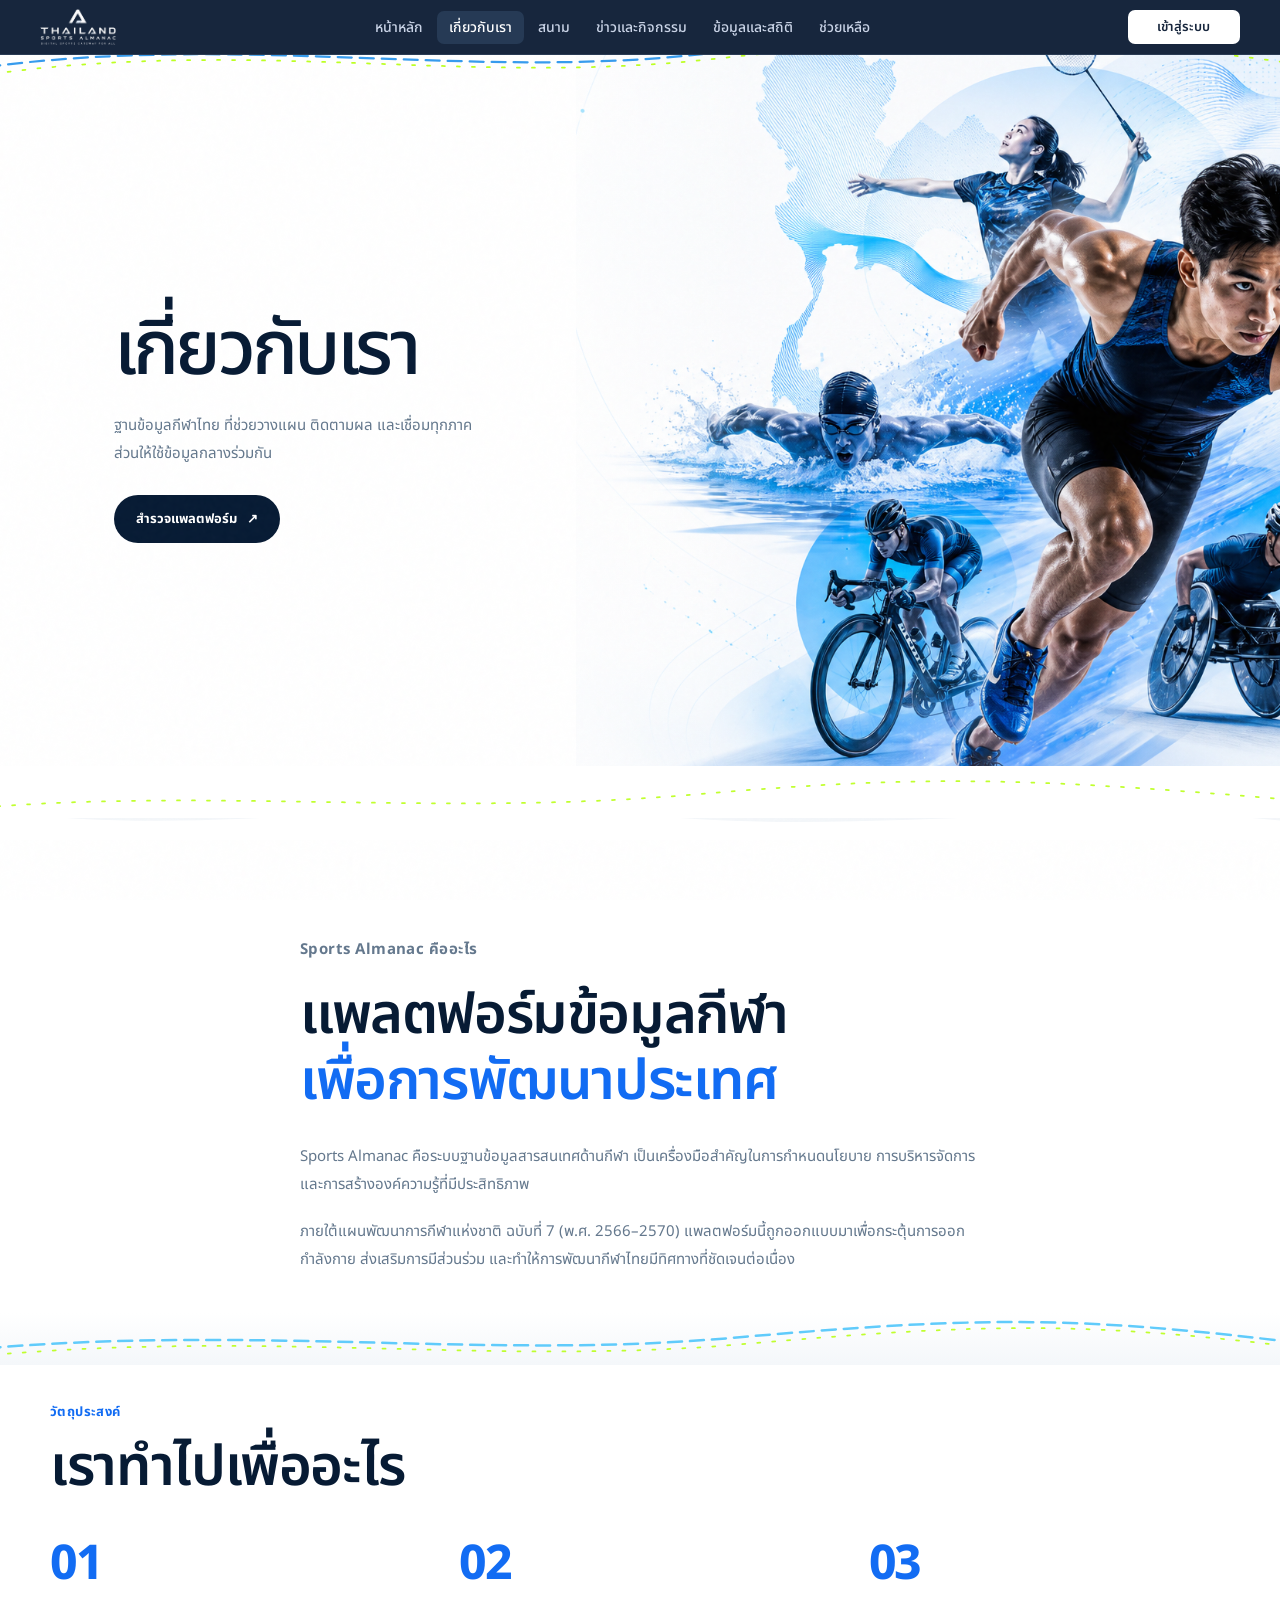
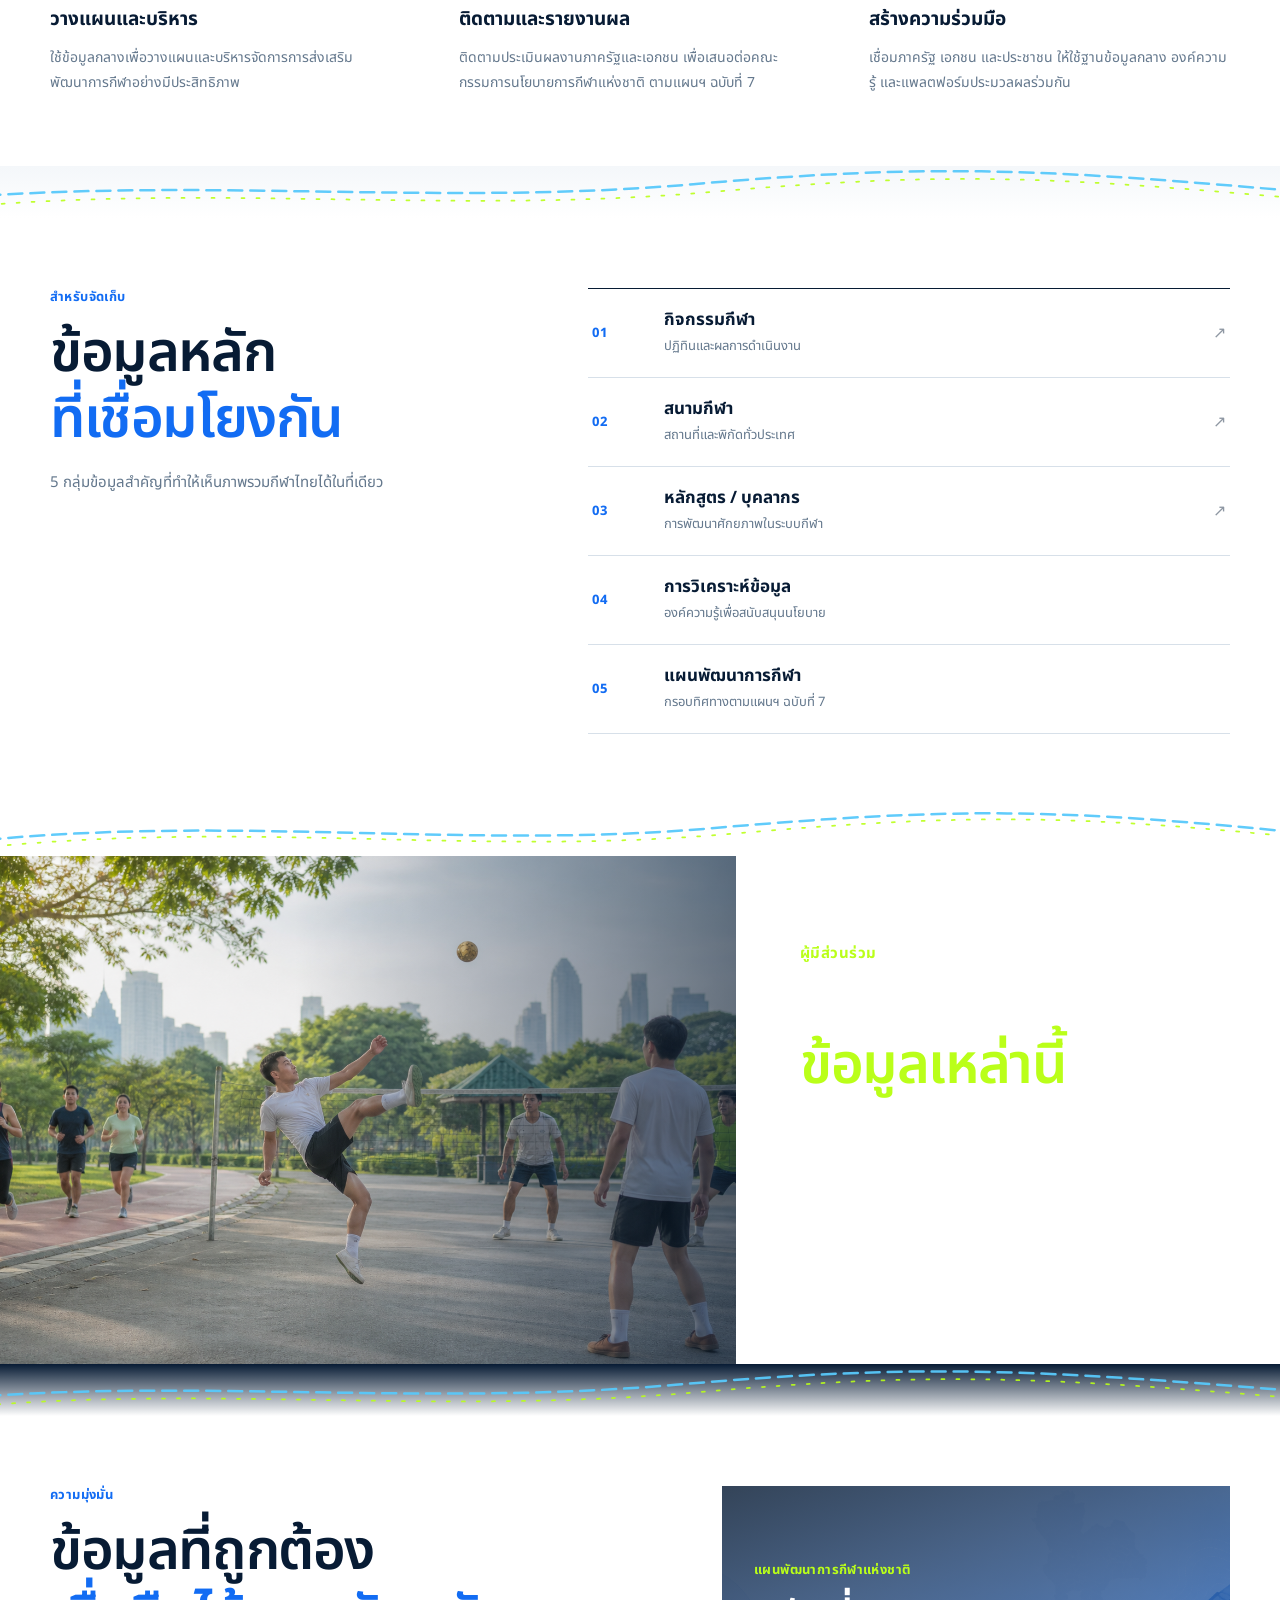
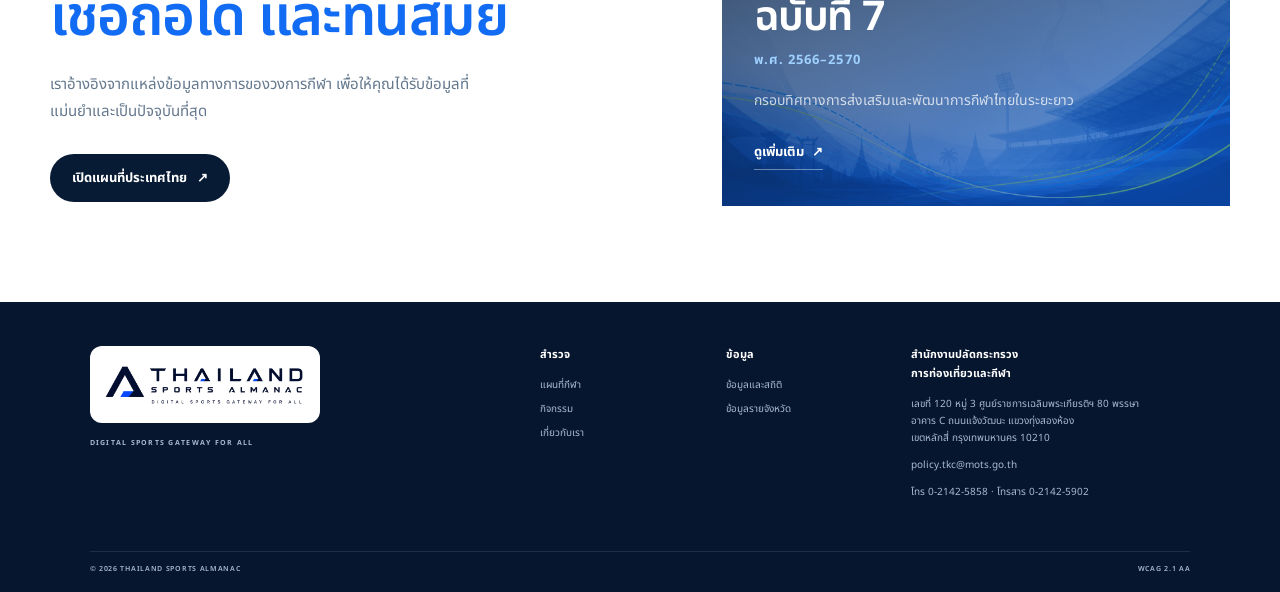
<file: abouts.html>
<!doctype html>
<html lang="th">
<head>
  <meta charset="utf-8">
  <meta name="viewport" content="width=device-width,initial-scale=1">
  <script>
    if ('scrollRestoration' in history) history.scrollRestoration = 'manual';
    window.scrollTo(0, 0);
  </script>
  <meta name="description" content="เกี่ยวกับ Sports Almanac — ระบบฐานข้อมูลสารสนเทศด้านกีฬา ตามแผนพัฒนาการกีฬาแห่งชาติ ฉบับที่ 7">
  <meta name="theme-color" content="#ffffff">
  <meta property="og:title" content="เกี่ยวกับเรา — Thailand Sports Almanac">
  <meta property="og:description" content="ฐานข้อมูลกีฬาไทยที่เชื่อมโยงนโยบาย พื้นที่ และประชาชน">
  <meta property="og:image" content="assets/images/hero-editorial-v2.png">
  <title>เกี่ยวกับเรา — Thailand Sports Almanac</title>
  <link rel="icon" href="assets/images/logo-new-transparent.png" type="image/png">
  <link rel="preconnect" href="https://fonts.googleapis.com">
  <link rel="preconnect" href="https://fonts.gstatic.com" crossorigin>
  <link href="https://fonts.googleapis.com/css2?family=Noto+Sans+Thai:wght@300..900&display=swap" rel="stylesheet">
  <link rel="stylesheet" href="assets/site-nav.css?v=20260820-2">
<link rel="stylesheet" href="assets/visitor-gateway.css?v=20260820-35">
  <link rel="stylesheet" href="assets/design-language.css?v=20260820-4">
  <link rel="stylesheet" href="assets/abouts.css?v=20260820-8">
  <link rel="stylesheet" href="assets/login-modal.css?v=20260820-7">
  <link rel="stylesheet" href="assets/site-foundation.css?v=20260820-11">
  <link rel="stylesheet" href="assets/site-header.css?v=20261102-2">
  <link href="https://fonts.googleapis.com/css2?family=Noto+Sans+Thai:wght@100..900&family=Sarabun:ital,wght@0,100;0,200;0,300;0,400;0,500;0,600;0,700;0,800;1,100;1,200;1,300;1,400;1,500;1,600;1,700;1,800&display=swap" rel="stylesheet">
</head>
<body id="top" class="abouts-page tpl-list">
  <a class="skip" href="#main">ข้ามไปยังเนื้อหาหลัก</a>
  <div class="noise" aria-hidden="true"></div>

  <header class="nav-shell">
    <a class="brand" href="index.html#top" aria-label="หน้าหลัก"><img src="assets/images/logo-white.png" alt="Thailand Sports Almanac" width="97" height="46"></a>
    <nav class="desktop-nav" aria-label="เมนูหลัก">
      <a class="nav-primary-link" href="index.html">หน้าหลัก</a>
      <a class="nav-primary-link" href="abouts.html" aria-current="page">เกี่ยวกับเรา</a>
      <div class="nav-group">
        <button class="nav-primary-link nav-dropdown-trigger" type="button" aria-expanded="false">สนาม <span>⌄</span></button>
        <div class="nav-dropdown venue-dropdown">
          <a href="venues.html?type=stadium">สนามกีฬา</a>
          <a href="venues.html?type=multipurpose">อาคารอเนกประสงค์</a>
          <a href="venues.html?type=public">ลานกีฬา / สวนสาธารณะ</a>
          <a href="venues.html?type=fitness">ฟิตเนส / ยิม</a>
          <a href="venues.html?type=training">ศูนย์ฝึกกีฬา</a>
          <a href="venues.html?type=science">ศูนย์วิทยาศาสตร์การกีฬา</a>
        </div>
      </div>
      <div class="nav-group">
        <button class="nav-primary-link nav-dropdown-trigger" type="button" aria-expanded="false">ข่าวและกิจกรรม <span>⌄</span></button>
        <div class="nav-dropdown compact-dropdown"><a href="index.html#events">ข่าวประกาศ</a><a href="activities.html">ปฏิทินกิจกรรม</a></div>
      </div>
      <div class="nav-group">
        <button class="nav-primary-link nav-dropdown-trigger" type="button" aria-expanded="false">ข้อมูลและสถิติ <span>⌄</span></button>
        <div class="nav-dropdown compact-dropdown stats-dropdown">
          <div class="nav-subgroup">
            <b>แดชบอร์ด</b>
            <a href="athletes.html">นักกีฬา / บุคลากร</a>
            <a href="results.html">ผลการแข่งขัน</a>
            <a href="overview.html">สรุปภาพรวม</a>
            <a href="provinces.html">ข้อมูลรายจังหวัด</a>
          </div>
          <a href="courses.html">หลักสูตรอบรม</a>
          <a href="index.html#home-learning">คลังความรู้</a>
        </div>
      </div>
      <div class="nav-group">
        <button class="nav-primary-link nav-dropdown-trigger" type="button" aria-expanded="false">ช่วยเหลือ <span>⌄</span></button>
        <div class="nav-dropdown compact-dropdown"><a href="index.html#footer">คู่มือใช้งาน</a><a href="index.html#footer">คำถามที่พบบ่อย (FAQ)</a><a href="contact.html">ติดต่อเรา</a></div>
      </div>
    </nav>
    <div class="nav-actions"><a class="login" href="#login">เข้าสู่ระบบ</a><button class="menu-button" type="button" aria-label="เปิดเมนูหลัก" aria-expanded="false" aria-controls="mobile-menu"><i></i><i></i></button></div>
    <div class="mobile-menu" id="mobile-menu">
      <a class="mobile-direct" href="index.html">หน้าหลัก</a>
      <a class="mobile-direct" href="abouts.html" aria-current="page">เกี่ยวกับเรา</a>
      <div class="mobile-accordion"><button class="mobile-accordion-trigger" type="button" aria-expanded="false">สนาม <span>＋</span></button><div class="mobile-submenu"><a href="venues.html?type=stadium">สนามกีฬา</a><a href="venues.html?type=multipurpose">อาคารอเนกประสงค์</a><a href="venues.html?type=public">ลานกีฬา / สวนสาธารณะ</a><a href="venues.html?type=fitness">ฟิตเนส / ยิม</a><a href="venues.html?type=training">ศูนย์ฝึกกีฬา</a><a href="venues.html?type=science">ศูนย์วิทยาศาสตร์การกีฬา</a></div></div>
      <div class="mobile-accordion"><button class="mobile-accordion-trigger" type="button" aria-expanded="false">ข่าวและกิจกรรม <span>＋</span></button><div class="mobile-submenu"><a href="index.html#events">ข่าวประกาศ</a><a href="activities.html">ปฏิทินกิจกรรม</a></div></div>
      <div class="mobile-accordion"><button class="mobile-accordion-trigger" type="button" aria-expanded="false">ข้อมูลและสถิติ <span>＋</span></button><div class="mobile-submenu"><b>แดชบอร์ด</b><a class="nav-nested" href="athletes.html">นักกีฬา / บุคลากร</a><a class="nav-nested" href="results.html">ผลการแข่งขัน</a><a class="nav-nested" href="overview.html">สรุปภาพรวม</a><a class="nav-nested" href="provinces.html">ข้อมูลรายจังหวัด</a><a href="courses.html">หลักสูตรอบรม</a><a href="index.html#home-learning">คลังความรู้</a></div></div>
      <div class="mobile-accordion"><button class="mobile-accordion-trigger" type="button" aria-expanded="false">ช่วยเหลือ <span>＋</span></button><div class="mobile-submenu"><a href="index.html#footer">คู่มือใช้งาน</a><a href="index.html#footer">คำถามที่พบบ่อย (FAQ)</a><a href="contact.html">ติดต่อเรา</a></div></div>
    </div>
  </header>
  <div class="site-nav-swoosh" aria-hidden="true"><svg viewBox="0 0 1440 120" preserveAspectRatio="none"><path class="swoosh-main" d="M-40 92C260 18 520 112 790 62S1190 7 1480 72"/><path class="swoosh-accent" d="M-25 103C278 29 520 122 798 72S1195 18 1470 83"/></svg></div>

  <main id="main">
    <!-- Beat 1: Hero split -->
    <section class="ab-hero dl-reveal" id="about-hero" aria-labelledby="about-hero-title">
      <div class="ab-hero-copy">
        <h1 id="about-hero-title">เกี่ยวกับเรา</h1>
        <p class="ab-lead">ฐานข้อมูลกีฬาไทย ที่ช่วยวางแผน ติดตามผล และเชื่อมทุกภาคส่วนให้ใช้ข้อมูลกลางร่วมกัน</p>
        <a class="ab-btn" href="index.html#nation">สำรวจแพลตฟอร์ม <span>↗</span></a>
      </div>
      <div class="ab-hero-visual" aria-hidden="true">
        <img src="assets/images/hero-editorial-v2.png" alt="" decoding="async" fetchpriority="high">
      </div>
    </section>

    <div class="dl-swoosh" aria-hidden="true" style="color:#fff">
      <svg viewBox="0 0 1440 64" preserveAspectRatio="none" focusable="false">
        <path fill="currentColor" d="M0,26 C240,64 480,0 720,30 C960,60 1200,10 1440,38 L1440,64 L0,64 Z"></path>
      </svg>
    </div>

    <!-- Beat 2: What is it — narrow prose -->
    <section class="ab-story dl-reveal" id="about-story" aria-labelledby="about-story-title">
      <div class="ab-prose-col">
        <p class="ab-kicker">Sports Almanac คืออะไร</p>
        <h2 id="about-story-title">แพลตฟอร์มข้อมูลกีฬา<br><em>เพื่อการพัฒนาประเทศ</em></h2>
        <p>Sports Almanac คือระบบฐานข้อมูลสารสนเทศด้านกีฬา เป็นเครื่องมือสำคัญในการกำหนดนโยบาย การบริหารจัดการ และการสร้างองค์ความรู้ที่มีประสิทธิภาพ</p>
        <p>ภายใต้แผนพัฒนาการกีฬาแห่งชาติ ฉบับที่ 7 (พ.ศ. 2566–2570) แพลตฟอร์มนี้ถูกออกแบบมาเพื่อกระตุ้นการออกกำลังกาย ส่งเสริมการมีส่วนร่วม และทำให้การพัฒนากีฬาไทยมีทิศทางที่ชัดเจนต่อเนื่อง</p>
      </div>
    </section>

    <!-- Beat 3: Objectives -->
    <section class="ab-goals dl-reveal" id="about-objectives" aria-labelledby="about-objectives-title">
      <div class="ab-shell">
        <header class="ab-section-head">
          <p class="ab-kicker">วัตถุประสงค์</p>
          <h2 id="about-objectives-title">เราทำไปเพื่ออะไร</h2>
        </header>
        <ol class="ab-goal-grid">
          <li>
            <span class="ab-num" aria-hidden="true">01</span>
            <h3>วางแผนและบริหาร</h3>
            <p>ใช้ข้อมูลกลางเพื่อวางแผนและบริหารจัดการการส่งเสริมพัฒนาการกีฬาอย่างมีประสิทธิภาพ</p>
          </li>
          <li>
            <span class="ab-num" aria-hidden="true">02</span>
            <h3>ติดตามและรายงานผล</h3>
            <p>ติดตามประเมินผลงานภาครัฐและเอกชน เพื่อเสนอต่อคณะกรรมการนโยบายการกีฬาแห่งชาติ ตามแผนฯ ฉบับที่ 7</p>
          </li>
          <li>
            <span class="ab-num" aria-hidden="true">03</span>
            <h3>สร้างความร่วมมือ</h3>
            <p>เชื่อมภาครัฐ เอกชน และประชาชน ให้ใช้ฐานข้อมูลกลาง องค์ความรู้ และแพลตฟอร์มประมวลผลร่วมกัน</p>
          </li>
        </ol>
      </div>
    </section>

    <!-- Beat 4a: Data layers as vertical list -->
    <section class="ab-data dl-reveal" id="about-store" aria-labelledby="about-store-title">
      <div class="ab-shell ab-data-layout">
        <header class="ab-section-head">
          <p class="ab-kicker">สำหรับจัดเก็บ</p>
          <h2 id="about-store-title">ข้อมูลหลัก<br><em>ที่เชื่อมโยงกัน</em></h2>
          <p class="ab-note">5 กลุ่มข้อมูลสำคัญที่ทำให้เห็นภาพรวมกีฬาไทยได้ในที่เดียว</p>
        </header>
        <ul class="ab-data-list">
          <li>
            <a href="activities.html">
              <i aria-hidden="true">01</i>
              <span><b>กิจกรรมกีฬา</b><small>ปฏิทินและผลการดำเนินงาน</small></span>
              <em>↗</em>
            </a>
          </li>
          <li>
            <a href="index.html#nation">
              <i aria-hidden="true">02</i>
              <span><b>สนามกีฬา</b><small>สถานที่และพิกัดทั่วประเทศ</small></span>
              <em>↗</em>
            </a>
          </li>
          <li>
            <a href="courses.html">
              <i aria-hidden="true">03</i>
              <span><b>หลักสูตร / บุคลากร</b><small>การพัฒนาศักยภาพในระบบกีฬา</small></span>
              <em>↗</em>
            </a>
          </li>
          <li>
            <div>
              <i aria-hidden="true">04</i>
              <span><b>การวิเคราะห์ข้อมูล</b><small>องค์ความรู้เพื่อสนับสนุนนโยบาย</small></span>
            </div>
          </li>
          <li>
            <div>
              <i aria-hidden="true">05</i>
              <span><b>แผนพัฒนาการกีฬา</b><small>กรอบทิศทางตามแผนฯ ฉบับที่ 7</small></span>
            </div>
          </li>
        </ul>
      </div>
    </section>

    <!-- Beat 4b: People — human touch full bleed -->
    <section class="ab-people dl-reveal" id="about-people" aria-labelledby="about-people-title">
      <div class="ab-people-media" aria-hidden="true">
        <img src="assets/images/about-human.jpg" alt="" decoding="async">
      </div>
      <div class="ab-people-copy">
        <p class="ab-kicker">ผู้มีส่วนร่วม</p>
        <h2 id="about-people-title">ใครช่วยขับเคลื่อน<br><em>ข้อมูลเหล่านี้</em></h2>
        <p>ผู้มีส่วนร่วมในโครงการคือเจ้าของข้อมูล โดยมีหน่วยงานที่กำกับดูแลเป็นผู้ขับเคลื่อน เพื่อนำเข้าข้อมูลอย่างบูรณาการ</p>
        <ul class="ab-people-tags">
          <li>หน่วยงานภาครัฐ</li>
          <li>ภาคเอกชนและสมาคมกีฬา</li>
          <li>ประชาชนผู้ใช้ข้อมูล</li>
        </ul>
      </div>
    </section>

    <!-- Beat 5: Promise + plan + single CTA -->
    <section class="ab-close dl-reveal" id="about-promise" aria-labelledby="about-promise-title">
      <div class="ab-shell ab-close-grid">
        <div class="ab-close-copy">
          <p class="ab-kicker">ความมุ่งมั่น</p>
          <h2 id="about-promise-title">ข้อมูลที่ถูกต้อง<br><em>เชื่อถือได้ และทันสมัย</em></h2>
          <p>เราอ้างอิงจากแหล่งข้อมูลทางการของวงการกีฬา เพื่อให้คุณได้รับข้อมูลที่แม่นยำและเป็นปัจจุบันที่สุด</p>
          <a class="ab-btn" href="index.html#nation">เปิดแผนที่ประเทศไทย <span>↗</span></a>
        </div>
        <aside class="ab-plan">
          <p class="ab-kicker ab-kicker-on-dark">แผนพัฒนาการกีฬาแห่งชาติ</p>
          <h3>ฉบับที่ 7</h3>
          <p class="ab-plan-years">พ.ศ. 2566–2570</p>
          <p>กรอบทิศทางการส่งเสริมและพัฒนาการกีฬาไทยในระยะยาว</p>
          <a href="https://www.mots.go.th/" target="_blank" rel="noopener noreferrer">ดูเพิ่มเติม <span>↗</span></a>
        </aside>
      </div>
    </section>
  </main>

  <footer id="footer">
    <div class="footer-brand"><img src="assets/images/logo-new-transparent.png" alt="Thailand Sports Almanac"><p>DIGITAL SPORTS GATEWAY FOR ALL</p></div>
    <div><h3>สำรวจ</h3><a href="index.html#nation">แผนที่กีฬา</a><a href="index.html#events">กิจกรรม</a><a href="abouts.html">เกี่ยวกับเรา</a></div>
    <div><h3>ข้อมูล</h3><a href="dashboard.html">ข้อมูลและสถิติ</a><a href="provinces.html">ข้อมูลรายจังหวัด</a></div>
    <address><h3>สำนักงานปลัดกระทรวง<br>การท่องเที่ยวและกีฬา</h3><p>เลขที่ 120 หมู่ 3 ศูนย์ราชการเฉลิมพระเกียรติฯ 80 พรรษา<br>อาคาร C ถนนแจ้งวัฒนะ แขวงทุ่งสองห้อง<br>เขตหลักสี่ กรุงเทพมหานคร 10210</p><a href="mailto:policy.tkc@mots.go.th">policy.tkc@mots.go.th</a><p>โทร 0-2142-5858 · โทรสาร 0-2142-5902</p></address>
    <div class="footer-bottom"><span>© 2026 THAILAND SPORTS ALMANAC</span><span>WCAG 2.1 AA</span></div>
  </footer>

  <script src="assets/design-language.js?v=20260820-1"></script>
  <script src="assets/abouts.js?v=20260820-6"></script>
  <script>
    window.DesignLanguage?.wireReveals('.dl-reveal');
  </script>
  <script src="assets/portal-nav.js?v=20260820-4"></script>
  <script src="assets/login-modal.js?v=20260820-7"></script>
</body>
</html>
</file>
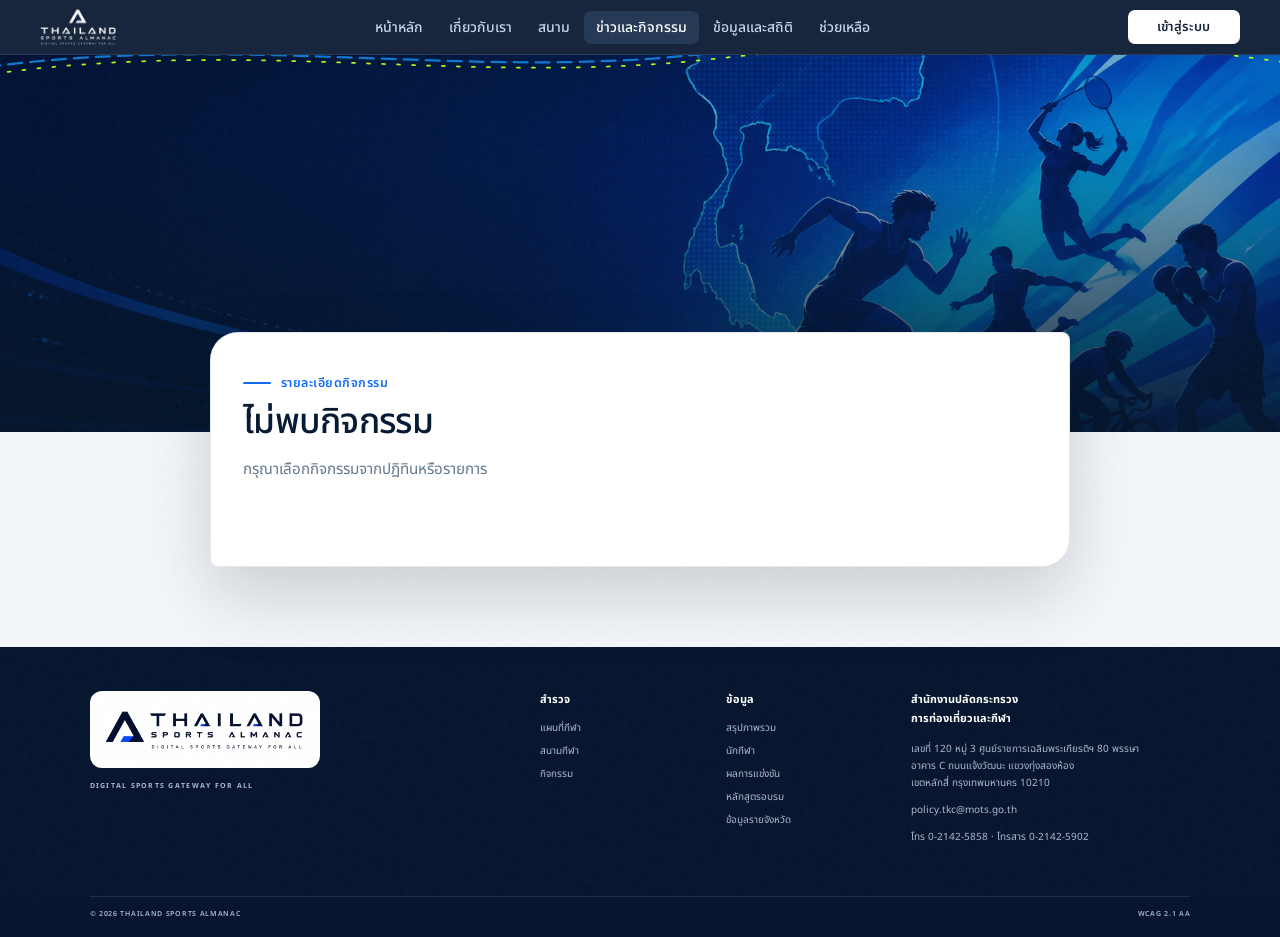
<file: activity.html>
<!doctype html>
<html lang="th">
<head>
  <meta charset="utf-8">
  <meta name="viewport" content="width=device-width,initial-scale=1">
  <script>
    if ('scrollRestoration' in history) history.scrollRestoration = 'manual';
    window.scrollTo(0, 0);
  </script>
  <meta name="description" content="รายละเอียดกิจกรรมกีฬา">
  <meta name="theme-color" content="#0a2744">
  <title>รายละเอียดกิจกรรม — Thailand Sports Almanac</title>
  <link rel="icon" href="assets/images/logo-new-transparent.png" type="image/png">
  <link rel="preconnect" href="https://fonts.googleapis.com">
  <link rel="preconnect" href="https://fonts.gstatic.com" crossorigin>
  <link href="https://fonts.googleapis.com/css2?family=Noto+Sans+Thai:wght@300..900&display=swap" rel="stylesheet">
  <link rel="stylesheet" href="assets/site-nav.css?v=20260820-2">
<link rel="stylesheet" href="assets/visitor-gateway.css?v=20260820-38">
  <link rel="stylesheet" href="assets/portal.css?v=20260820-2">
  <link rel="stylesheet" href="assets/login-modal.css?v=20260820-7">
  <link rel="stylesheet" href="assets/site-foundation.css?v=20260820-11">
  <link rel="stylesheet" href="assets/site-header.css?v=20261102-2">
  <link href="https://fonts.googleapis.com/css2?family=Noto+Sans+Thai:wght@100..900&family=Sarabun:ital,wght@0,100;0,200;0,300;0,400;0,500;0,600;0,700;0,800;1,100;1,200;1,300;1,400;1,500;1,600;1,700;1,800&display=swap" rel="stylesheet">
</head>
<body id="top" class="portal-page activity-detail-page tpl-detail-map">
  <a class="skip" href="#main">ข้ามไปยังเนื้อหาหลัก</a>
  <div class="noise" aria-hidden="true"></div>
  <header class="nav-shell">
    <a class="brand" href="index.html#top" aria-label="หน้าหลัก"><img src="assets/images/logo-white.png" alt="Thailand Sports Almanac" width="97" height="46"></a>
    <nav class="desktop-nav" aria-label="เมนูหลัก">
      <a class="nav-primary-link" href="index.html">หน้าหลัก</a>
      <a class="nav-primary-link" href="abouts.html">เกี่ยวกับเรา</a>
      <div class="nav-group">
        <button class="nav-primary-link nav-dropdown-trigger" type="button" aria-expanded="false">สนาม <span>⌄</span></button>
        <div class="nav-dropdown venue-dropdown">
          <a href="venues.html?type=stadium">สนามกีฬา</a>
          <a href="venues.html?type=multipurpose">อาคารอเนกประสงค์</a>
          <a href="venues.html?type=public">ลานกีฬา / สวนสาธารณะ</a>
          <a href="venues.html?type=fitness">ฟิตเนส / ยิม</a>
          <a href="venues.html?type=training">ศูนย์ฝึกกีฬา</a>
          <a href="venues.html?type=science">ศูนย์วิทยาศาสตร์การกีฬา</a>
        </div>
      </div>
      <div class="nav-group">
        <button class="nav-primary-link nav-dropdown-trigger" type="button" aria-expanded="false" aria-current="true">ข่าวและกิจกรรม <span>⌄</span></button>
        <div class="nav-dropdown compact-dropdown"><a href="index.html#events">ข่าวประกาศ</a><a href="activities.html">ปฏิทินกิจกรรม</a></div>
      </div>
      <div class="nav-group">
        <button class="nav-primary-link nav-dropdown-trigger" type="button" aria-expanded="false">ข้อมูลและสถิติ <span>⌄</span></button>
        <div class="nav-dropdown compact-dropdown stats-dropdown">
          <div class="nav-subgroup">
            <b>แดชบอร์ด</b>
            <a href="athletes.html">นักกีฬา / บุคลากร</a>
            <a href="results.html">ผลการแข่งขัน</a>
            <a href="overview.html">สรุปภาพรวม</a>
            <a href="provinces.html">ข้อมูลรายจังหวัด</a>
          </div>
          <a href="courses.html">หลักสูตรอบรม</a>
          <a href="index.html#home-learning">คลังความรู้</a>
        </div>
      </div>
      <div class="nav-group">
        <button class="nav-primary-link nav-dropdown-trigger" type="button" aria-expanded="false">ช่วยเหลือ <span>⌄</span></button>
        <div class="nav-dropdown compact-dropdown"><a href="index.html#footer">คู่มือใช้งาน</a><a href="index.html#footer">คำถามที่พบบ่อย (FAQ)</a><a href="contact.html">ติดต่อเรา</a></div>
      </div>
    </nav>
    <div class="nav-actions"><a class="login" href="#login">เข้าสู่ระบบ</a><button class="menu-button" type="button" aria-label="เปิดเมนูหลัก" aria-expanded="false" aria-controls="mobile-menu"><i></i><i></i></button></div>
    <div class="mobile-menu" id="mobile-menu">
      <a class="mobile-direct" href="index.html">หน้าหลัก</a>
      <a class="mobile-direct" href="abouts.html">เกี่ยวกับเรา</a>
      <div class="mobile-accordion"><button class="mobile-accordion-trigger" type="button" aria-expanded="false">สนาม <span>＋</span></button><div class="mobile-submenu"><a href="venues.html?type=stadium">สนามกีฬา</a><a href="venues.html?type=multipurpose">อาคารอเนกประสงค์</a><a href="venues.html?type=public">ลานกีฬา / สวนสาธารณะ</a><a href="venues.html?type=fitness">ฟิตเนส / ยิม</a><a href="venues.html?type=training">ศูนย์ฝึกกีฬา</a><a href="venues.html?type=science">ศูนย์วิทยาศาสตร์การกีฬา</a></div></div>
      <div class="mobile-accordion"><button class="mobile-accordion-trigger" type="button" aria-expanded="false">ข่าวและกิจกรรม <span>＋</span></button><div class="mobile-submenu"><a href="index.html#events">ข่าวประกาศ</a><a href="activities.html">ปฏิทินกิจกรรม</a></div></div>
      <div class="mobile-accordion"><button class="mobile-accordion-trigger" type="button" aria-expanded="false">ข้อมูลและสถิติ <span>＋</span></button><div class="mobile-submenu"><b>แดชบอร์ด</b><a class="nav-nested" href="athletes.html">นักกีฬา / บุคลากร</a><a class="nav-nested" href="results.html">ผลการแข่งขัน</a><a class="nav-nested" href="overview.html">สรุปภาพรวม</a><a class="nav-nested" href="provinces.html">ข้อมูลรายจังหวัด</a><a href="courses.html">หลักสูตรอบรม</a><a href="index.html#home-learning">คลังความรู้</a></div></div>
      <div class="mobile-accordion"><button class="mobile-accordion-trigger" type="button" aria-expanded="false">ช่วยเหลือ <span>＋</span></button><div class="mobile-submenu"><a href="index.html#footer">คู่มือใช้งาน</a><a href="index.html#footer">คำถามที่พบบ่อย (FAQ)</a><a href="contact.html">ติดต่อเรา</a></div></div>
    </div>
  </header>
  <div class="site-nav-swoosh" aria-hidden="true"><svg viewBox="0 0 1440 120" preserveAspectRatio="none"><path class="swoosh-main" d="M-40 92C260 18 520 112 790 62S1190 7 1480 72"/><path class="swoosh-accent" d="M-25 103C278 29 520 122 798 72S1195 18 1470 83"/></svg></div>
  <main id="main">
    <div class="fp-detail-hero"><img id="act-hero-img" src="assets/images/hero-sports-thailand.png" alt=""></div>
    <article class="fp-detail-sheet fp-reveal">
      <p class="fp-eyebrow">รายละเอียดกิจกรรม</p>
      <h1 id="act-title">กำลังโหลด…</h1>
      <p class="fp-lead" id="act-lead"></p>
      <dl class="fp-facts" id="act-meta"></dl>
      <div class="fp-detail-body" id="act-body"></div>
      <div id="act-actions" class="fp-cta-row"></div>
    </article>
  </main>

  <footer id="footer">
    <div class="footer-brand"><img src="assets/images/logo-new-transparent.png" alt="Thailand Sports Almanac"><p>DIGITAL SPORTS GATEWAY FOR ALL</p></div>
    <div><h3>สำรวจ</h3><a href="index.html#nation">แผนที่กีฬา</a><a href="venues.html">สนามกีฬา</a><a href="activities.html">กิจกรรม</a></div>
    <div><h3>ข้อมูล</h3><a href="overview.html">สรุปภาพรวม</a><a href="athletes.html">นักกีฬา</a><a href="results.html">ผลการแข่งขัน</a><a href="courses.html">หลักสูตรอบรม</a><a href="provinces.html">ข้อมูลรายจังหวัด</a></div>
    <address><h3>สำนักงานปลัดกระทรวง<br>การท่องเที่ยวและกีฬา</h3><p>เลขที่ 120 หมู่ 3 ศูนย์ราชการเฉลิมพระเกียรติฯ 80 พรรษา<br>อาคาร C ถนนแจ้งวัฒนะ แขวงทุ่งสองห้อง<br>เขตหลักสี่ กรุงเทพมหานคร 10210</p><a href="mailto:policy.tkc@mots.go.th">policy.tkc@mots.go.th</a><p>โทร 0-2142-5858 · โทรสาร 0-2142-5902</p></address>
    <div class="footer-bottom"><span>© 2026 THAILAND SPORTS ALMANAC</span><span>WCAG 2.1 AA</span></div>
  </footer>

  <script src="assets/design-language.js?v=20260820-3"></script>
  <script src="assets/portal-nav.js?v=20260820-4"></script>
  <script src="assets/login-modal.js?v=20260820-7"></script>
  <script src="assets/activity.js?v=20260820-2"></script>
</body>
</html>
</file>
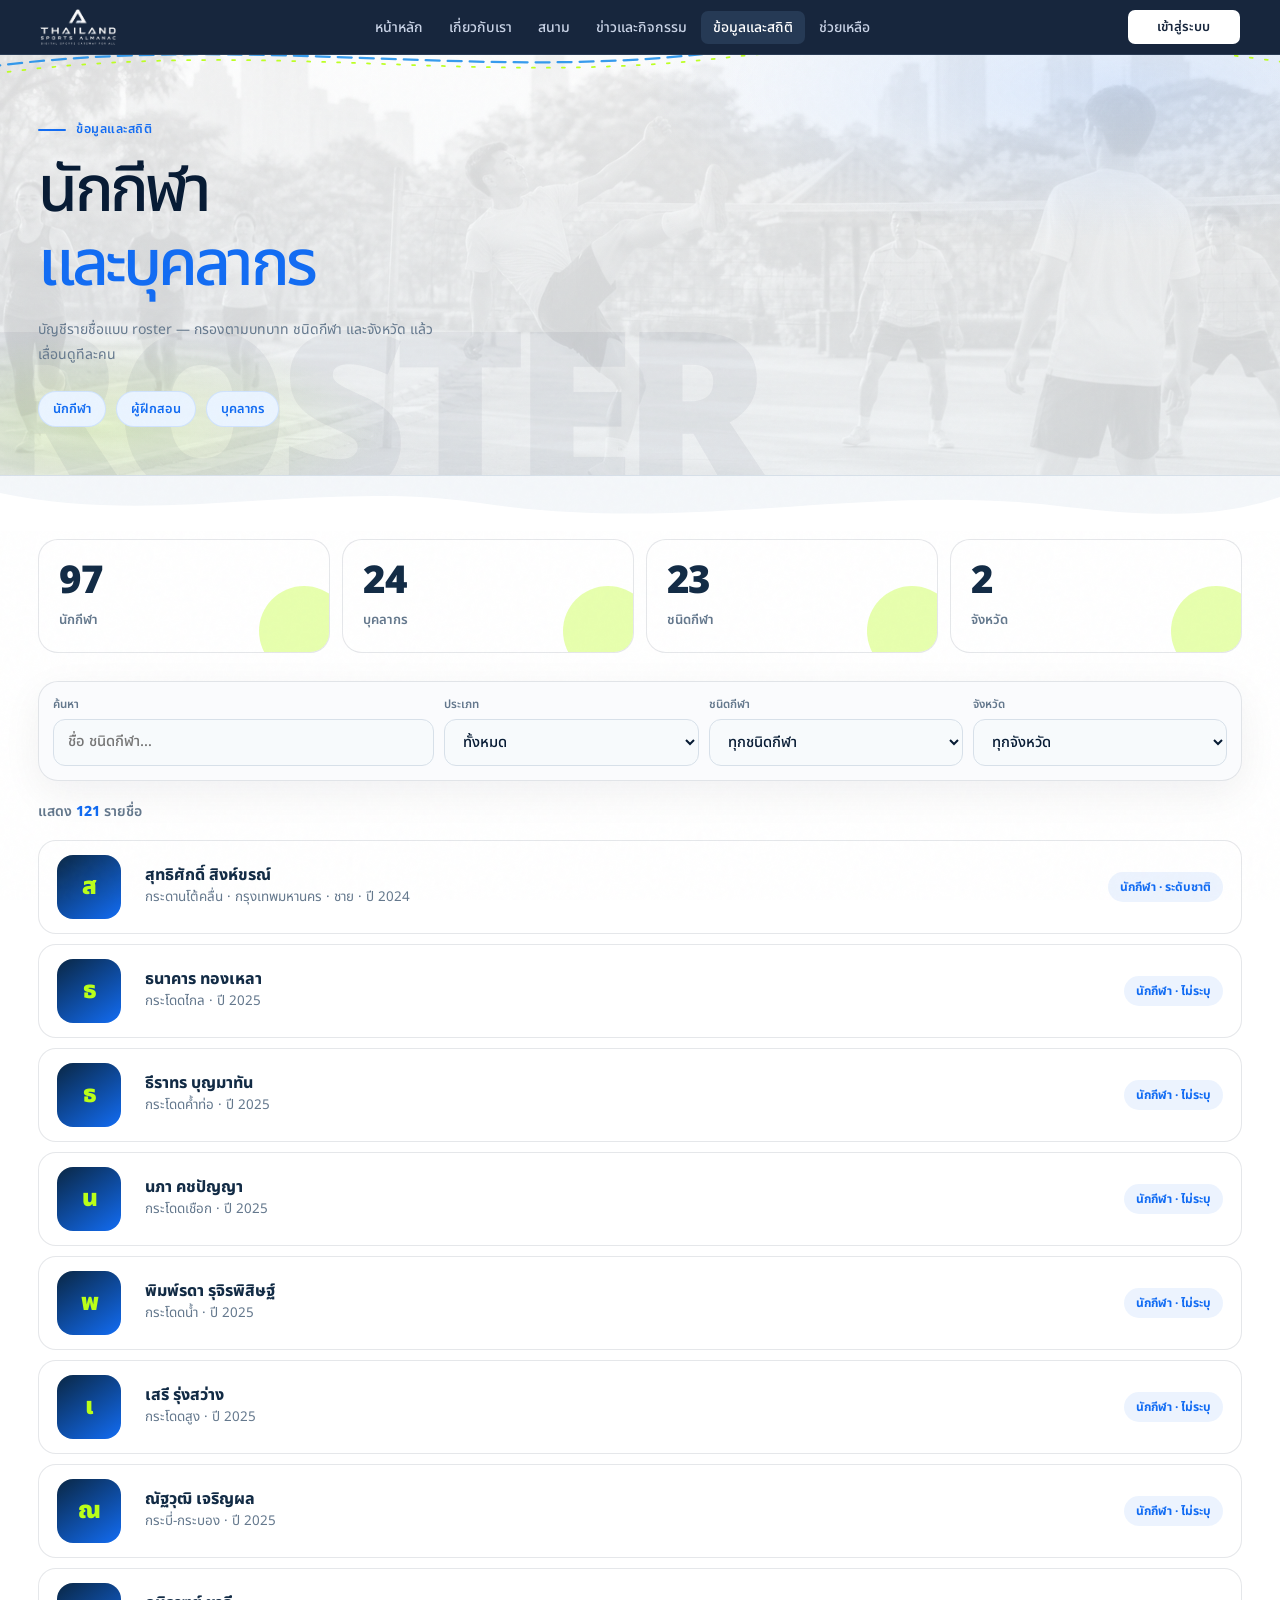
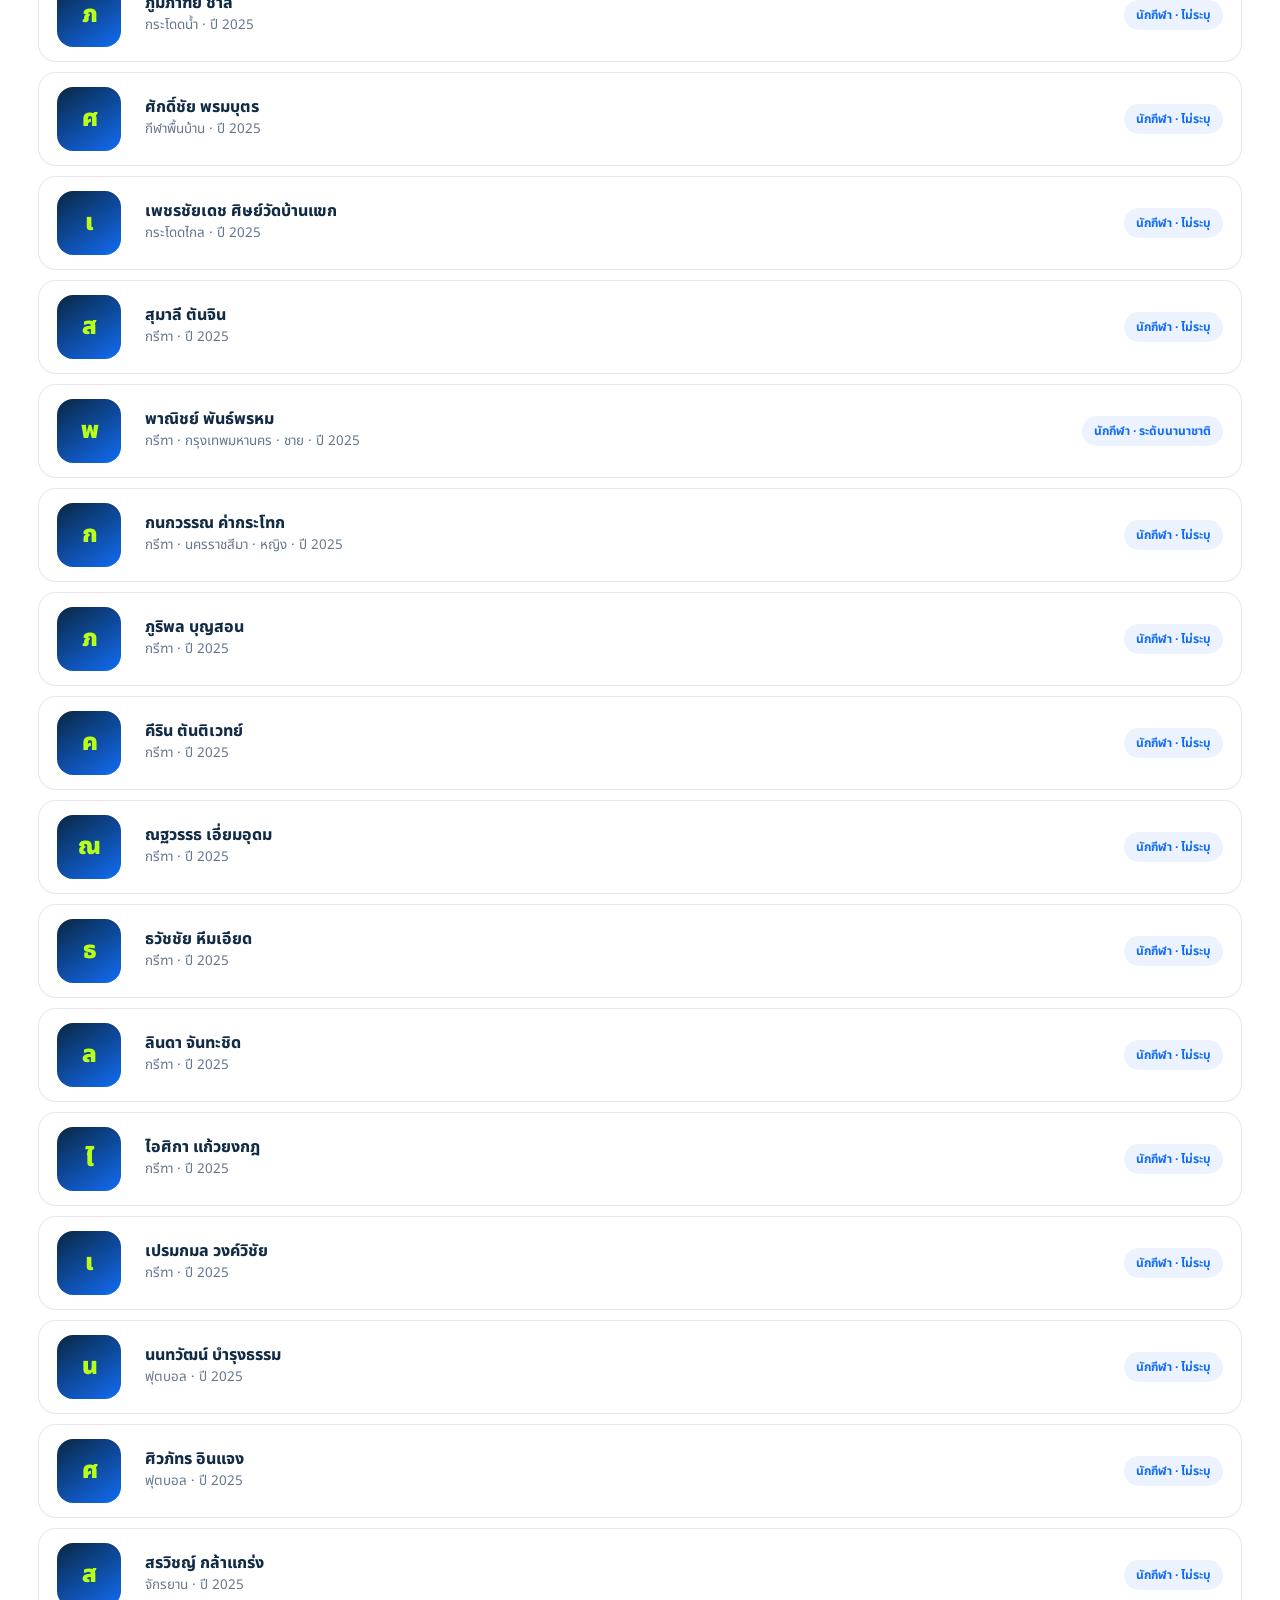
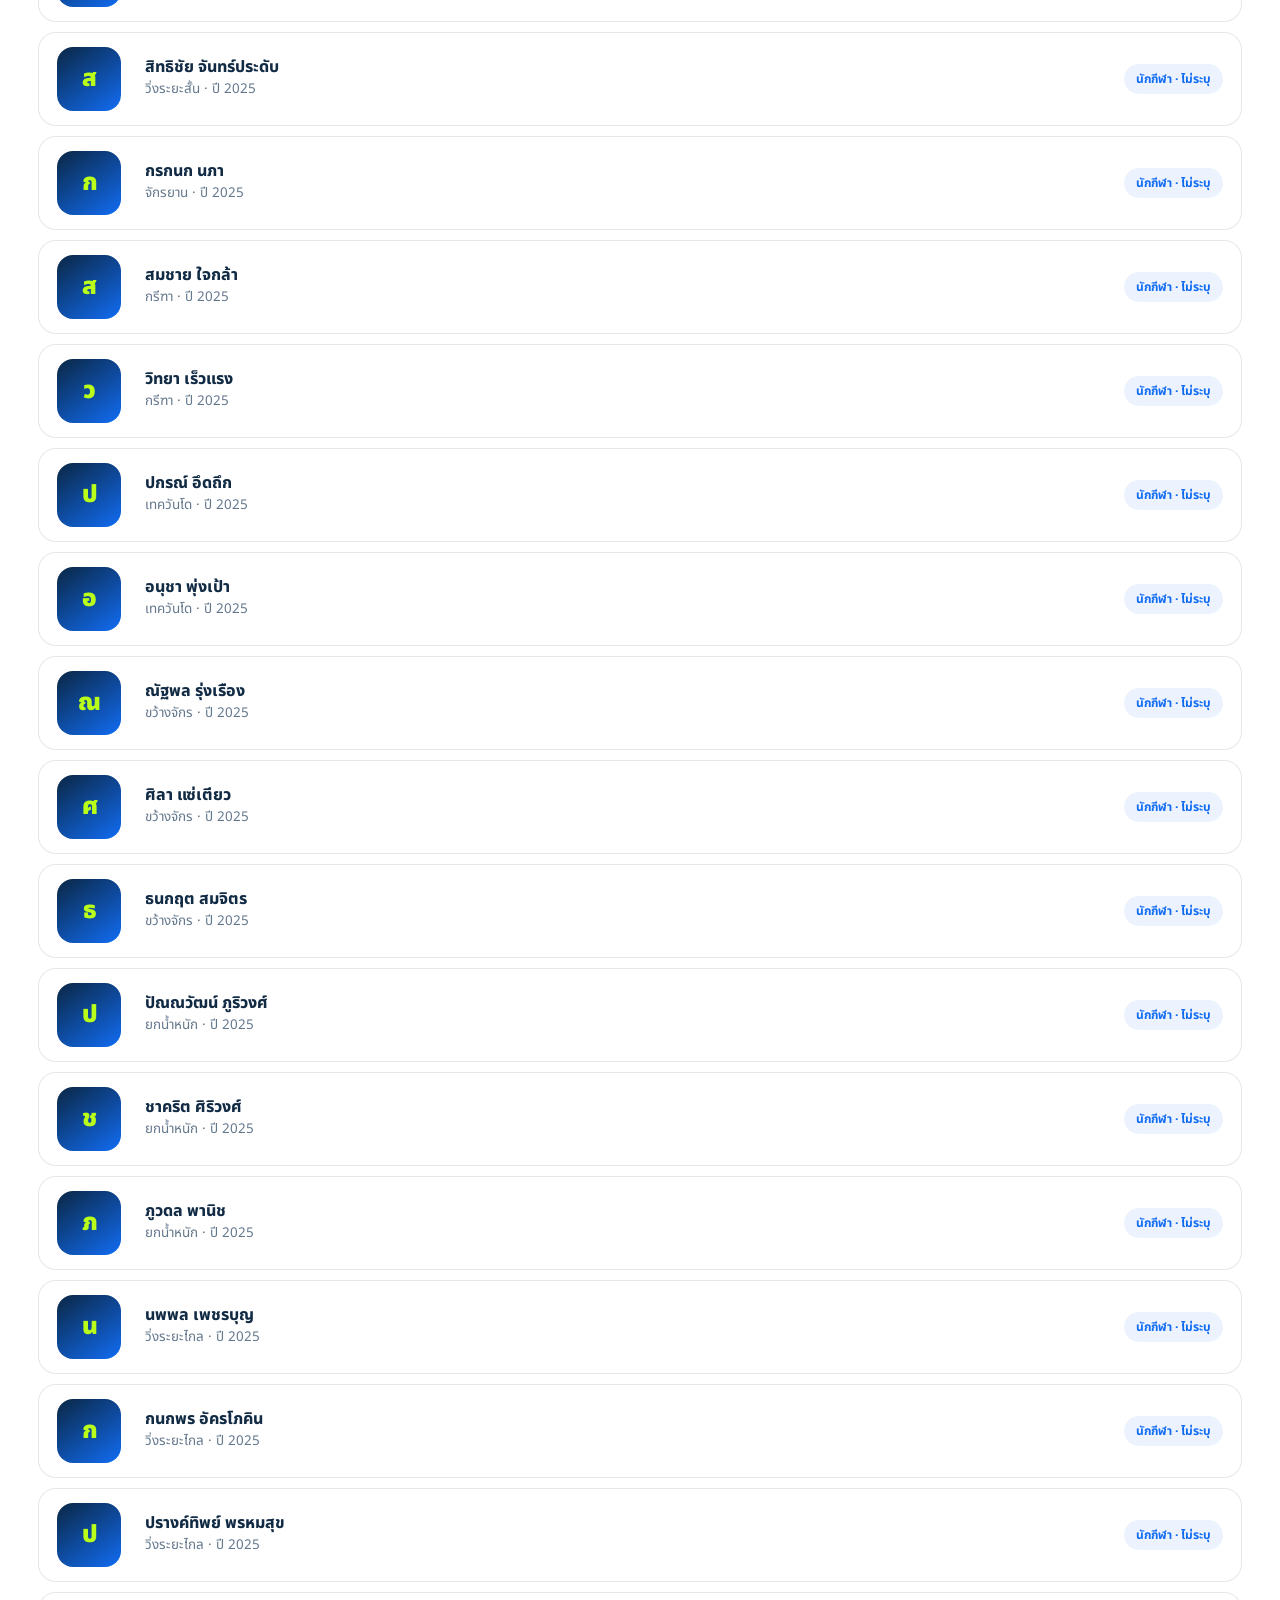
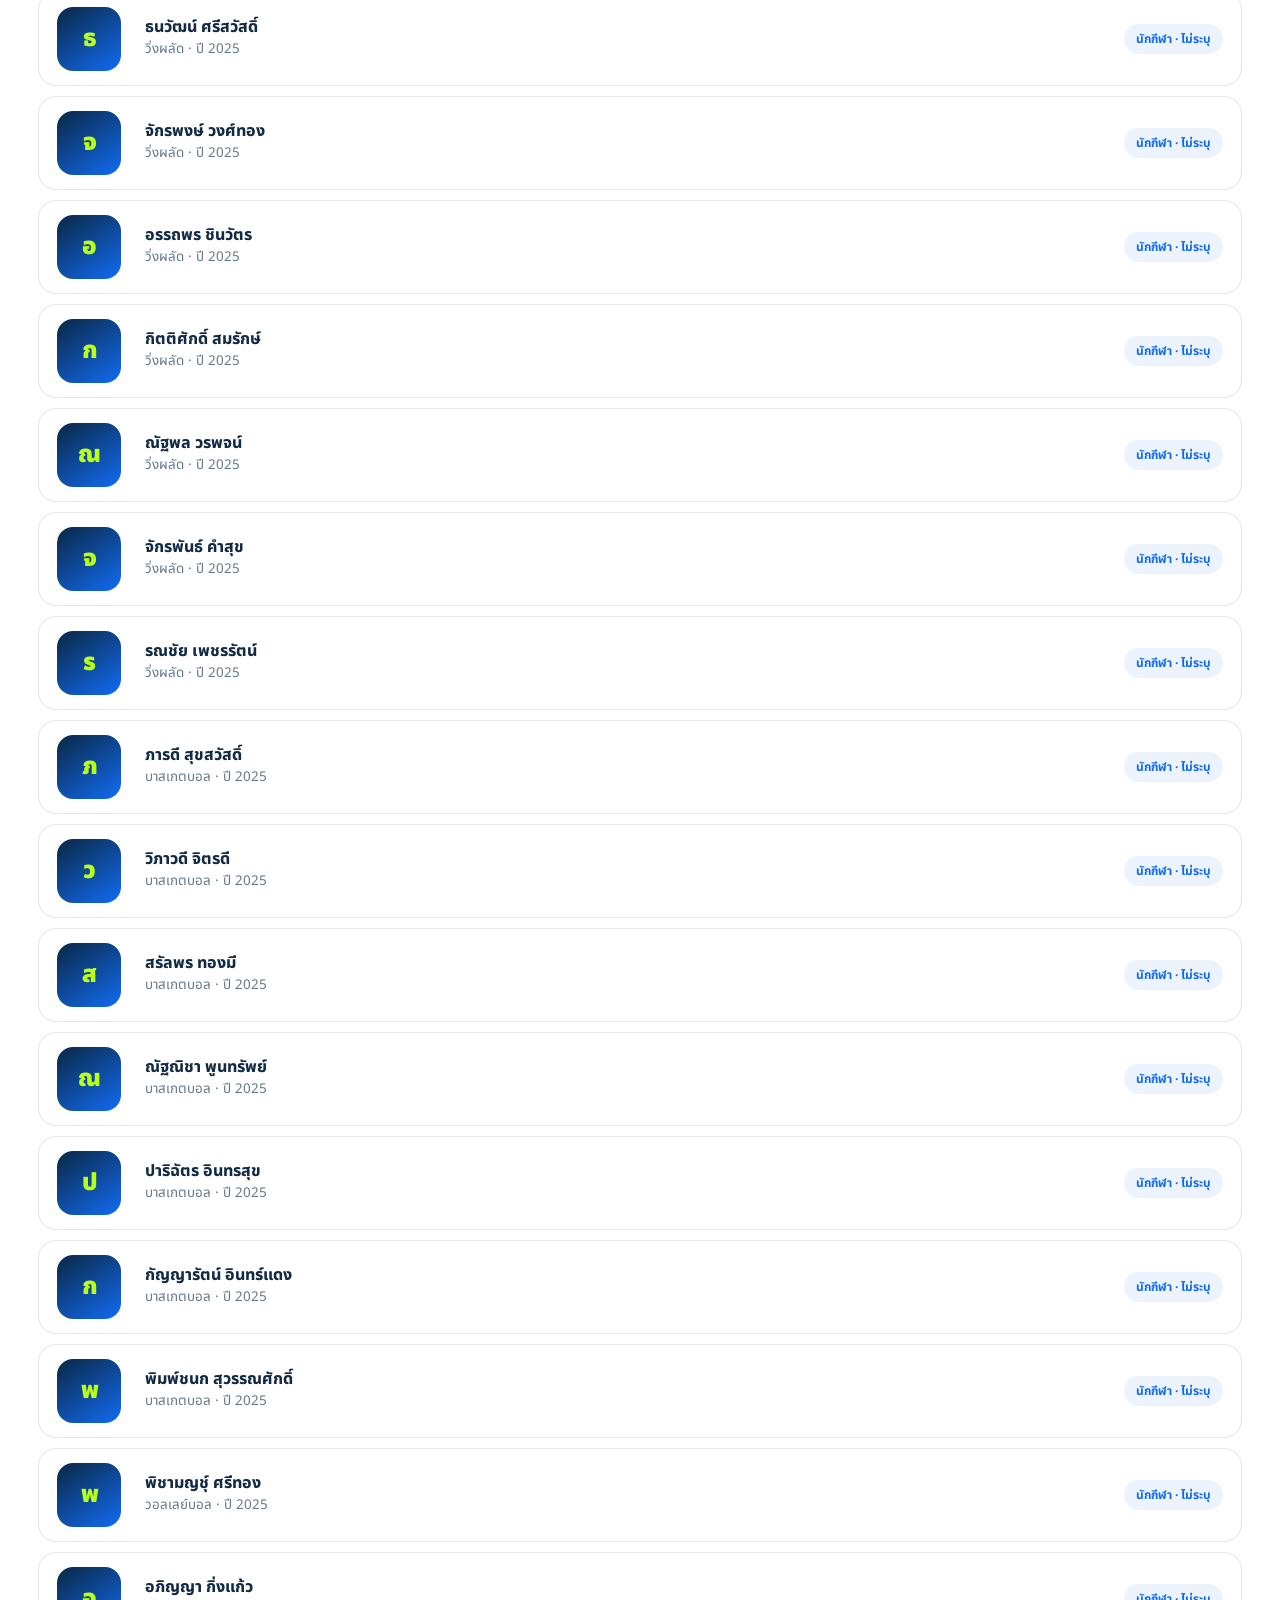
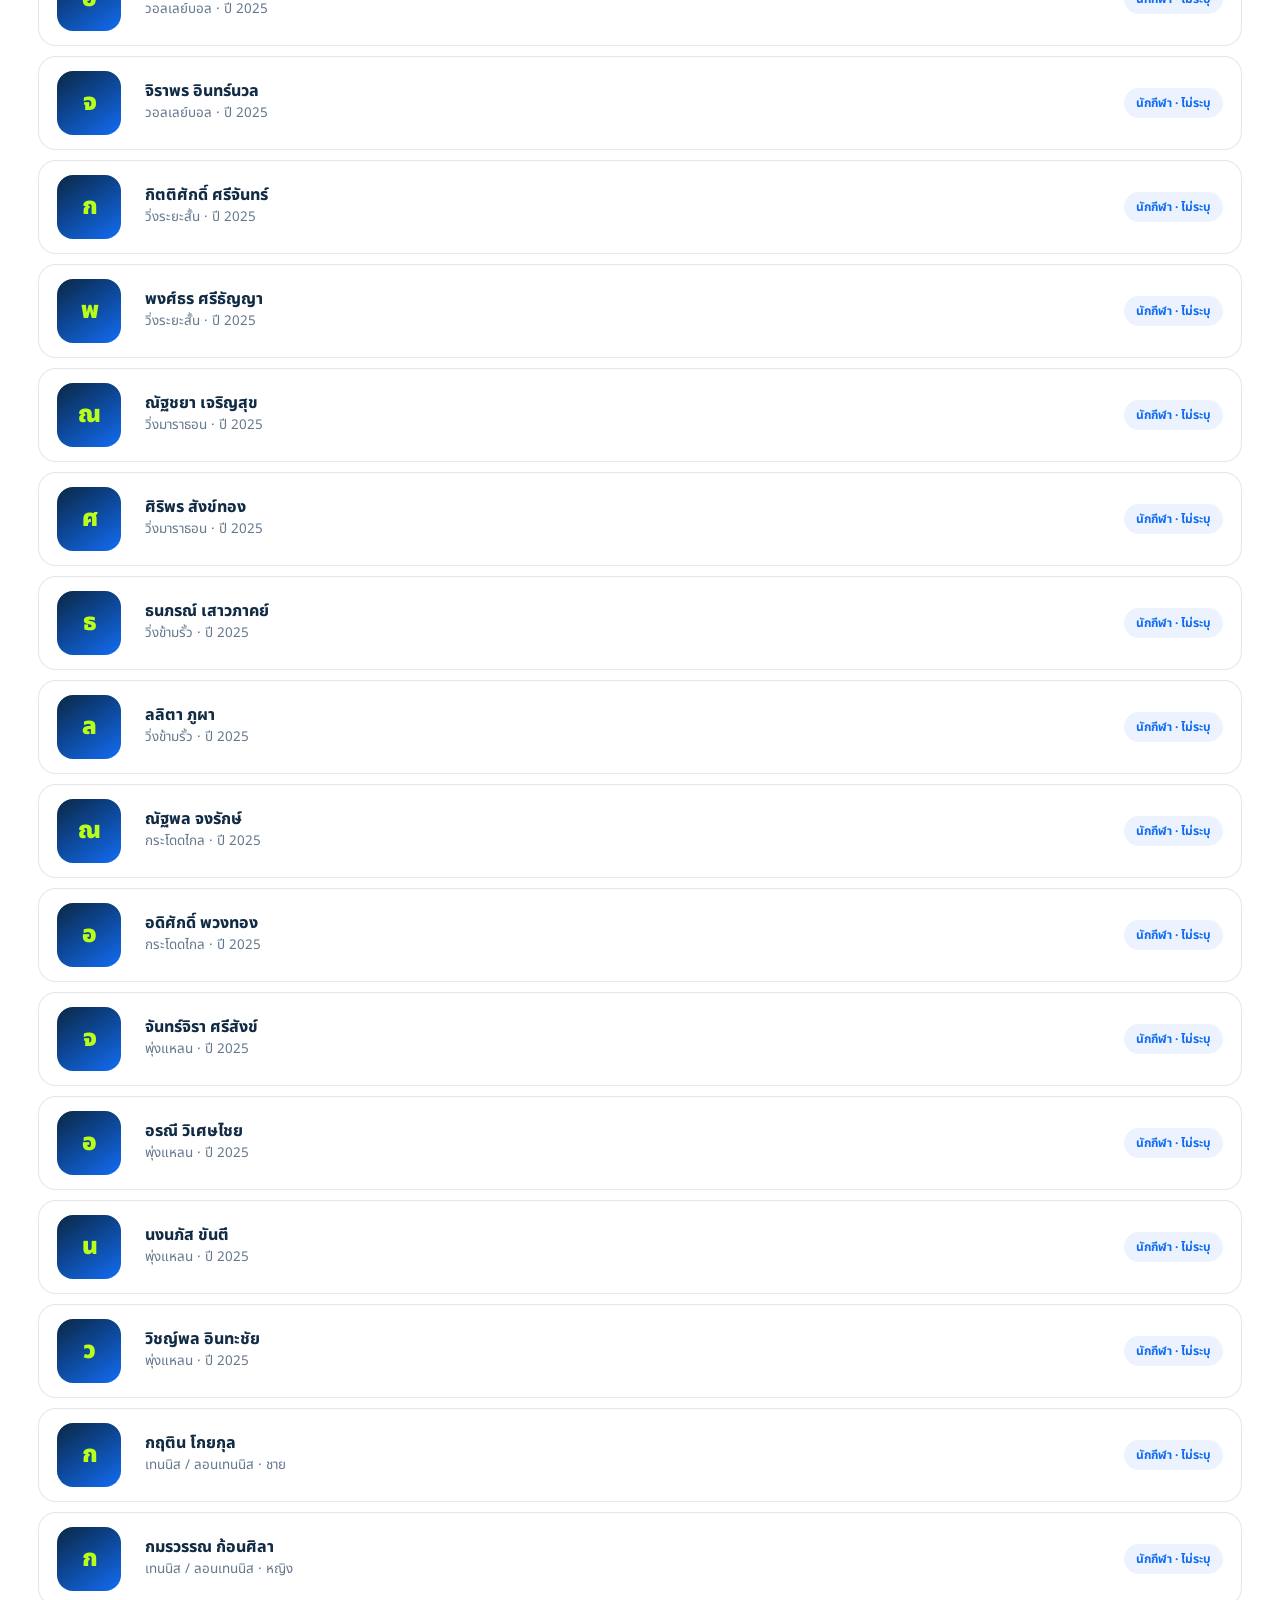
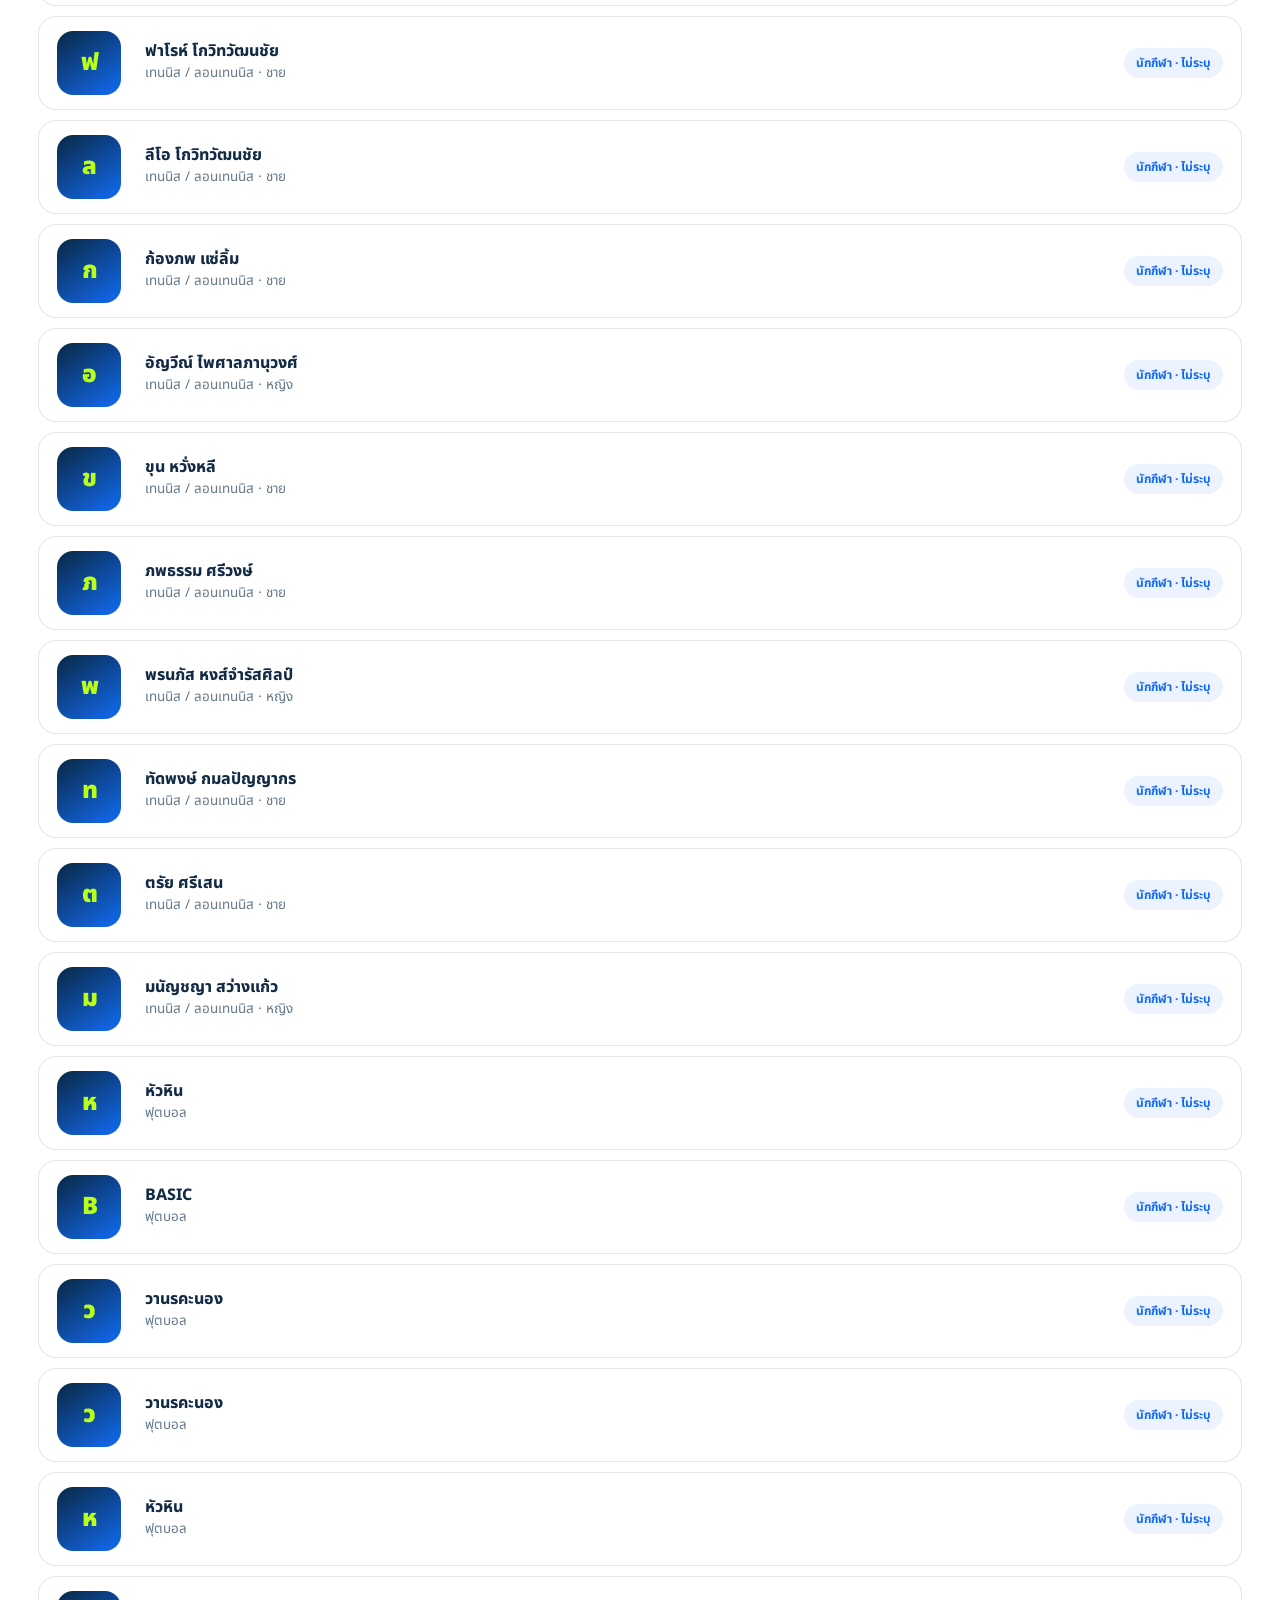
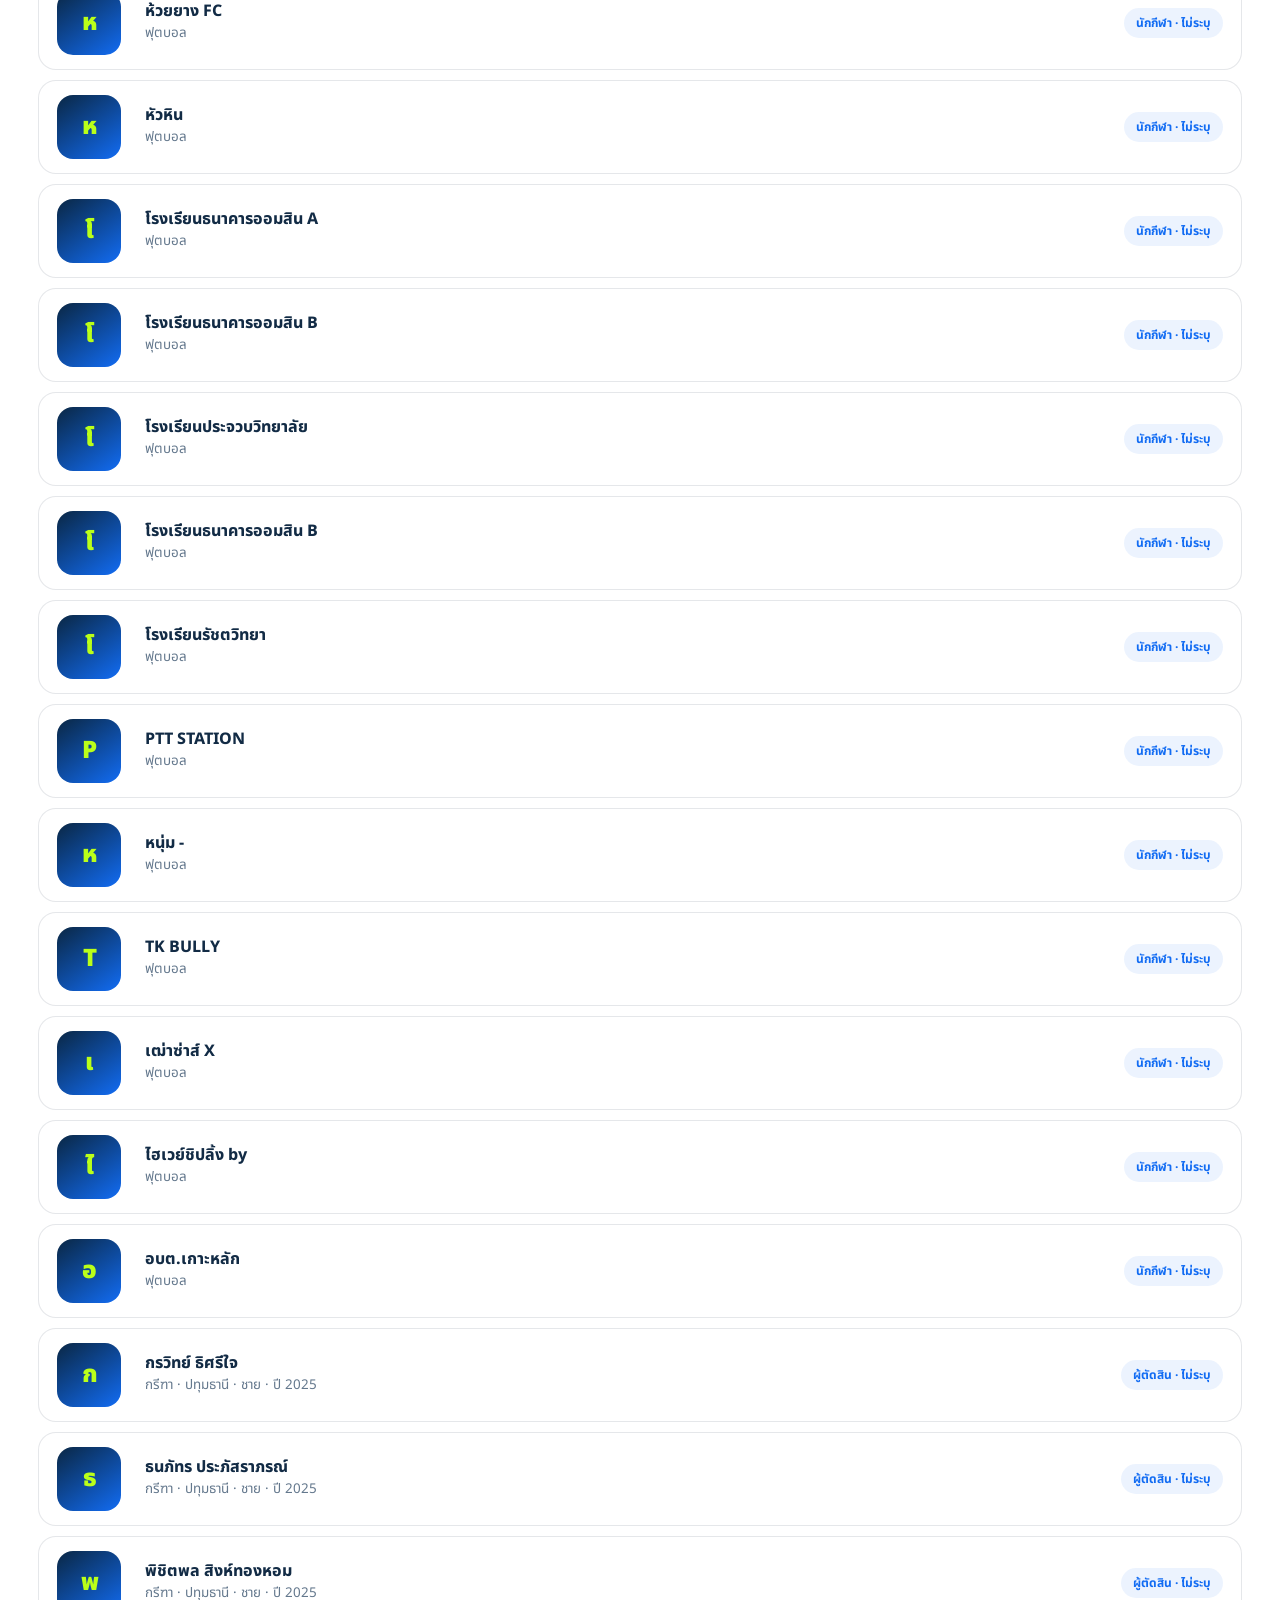
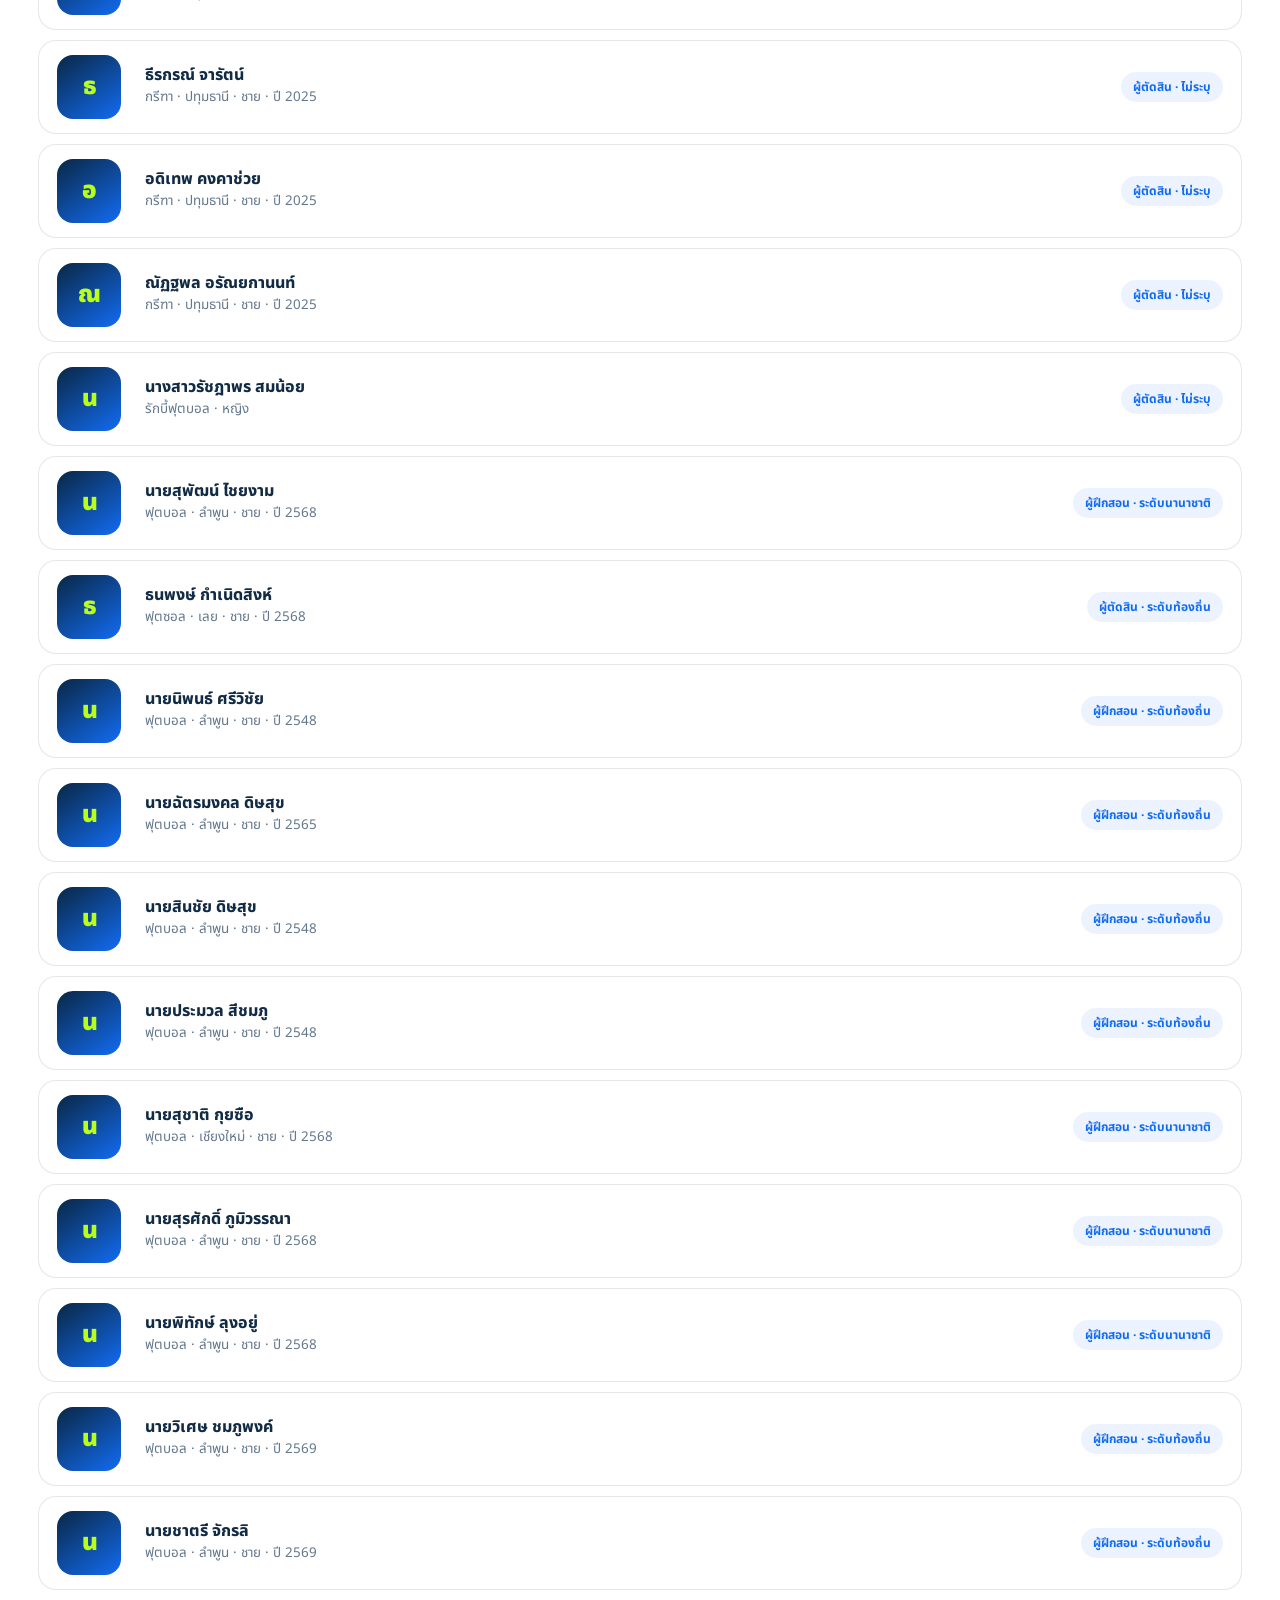
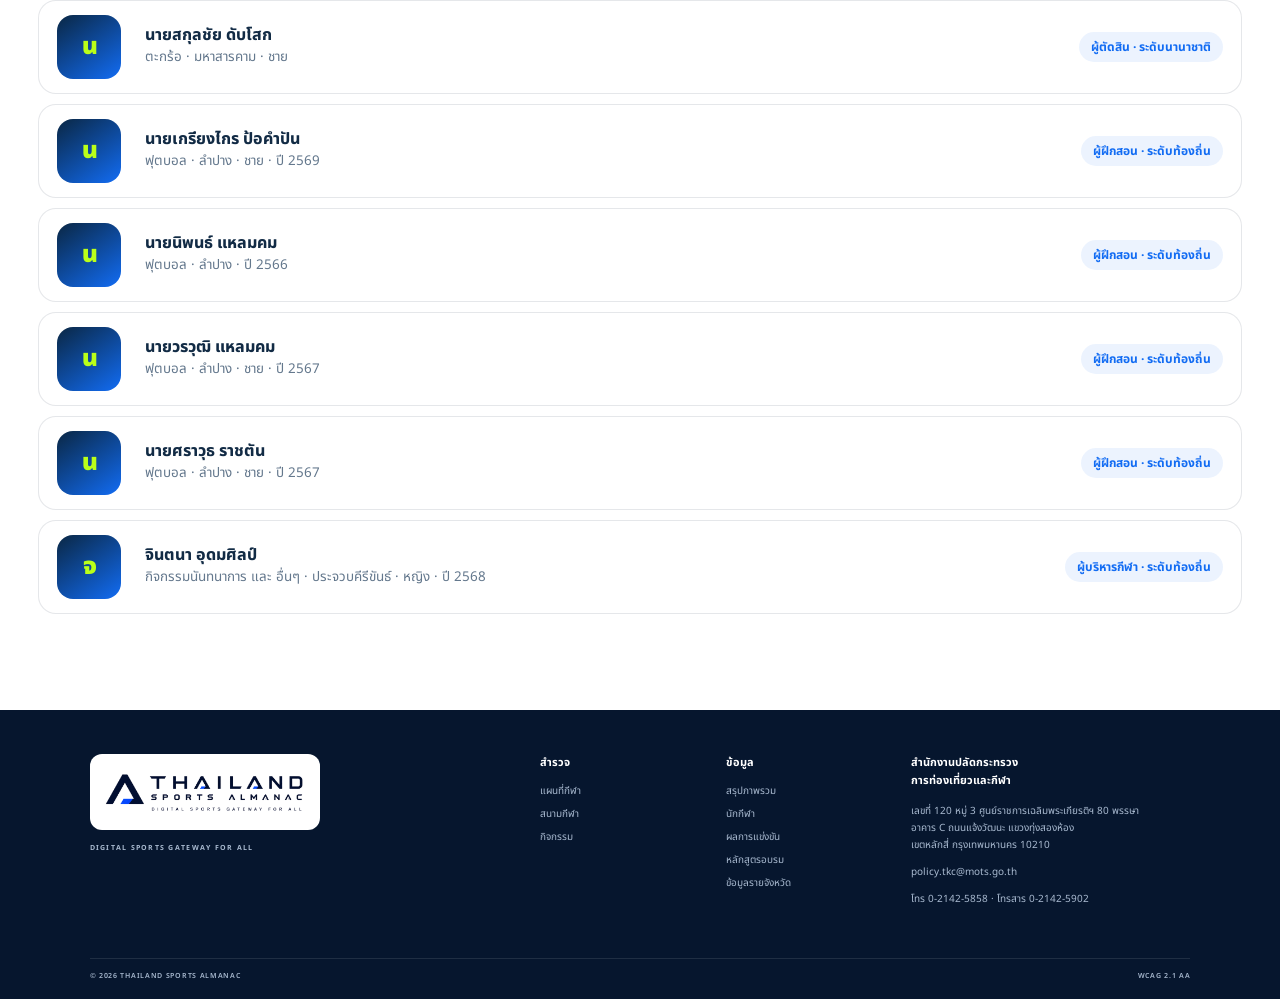
<file: athletes.html>
<!doctype html>
<html lang="th">
<head>
  <meta charset="utf-8">
  <meta name="viewport" content="width=device-width,initial-scale=1">
  <script>
    if ('scrollRestoration' in history) history.scrollRestoration = 'manual';
    window.scrollTo(0, 0);
  </script>
  <meta name="description" content="รายชื่อนักกีฬาและบุคลากรกีฬา">
  <meta name="theme-color" content="#0a2744">
  <title>นักกีฬา / บุคลากร — Thailand Sports Almanac</title>
  <link rel="icon" href="assets/images/logo-new-transparent.png" type="image/png">
  <link rel="preconnect" href="https://fonts.googleapis.com">
  <link rel="preconnect" href="https://fonts.gstatic.com" crossorigin>
  <link href="https://fonts.googleapis.com/css2?family=Noto+Sans+Thai:wght@300..900&display=swap" rel="stylesheet">
  <link rel="stylesheet" href="assets/site-nav.css?v=20260820-2">
<link rel="stylesheet" href="assets/visitor-gateway.css?v=20260820-38">
  <link rel="stylesheet" href="assets/portal.css?v=20260820-2">
  <link rel="stylesheet" href="assets/login-modal.css?v=20260820-7">
  <link rel="stylesheet" href="assets/site-foundation.css?v=20260820-11">
  <link rel="stylesheet" href="assets/site-header.css?v=20261102-2">
  <link href="https://fonts.googleapis.com/css2?family=Noto+Sans+Thai:wght@100..900&family=Sarabun:ital,wght@0,100;0,200;0,300;0,400;0,500;0,600;0,700;0,800;1,100;1,200;1,300;1,400;1,500;1,600;1,700;1,800&display=swap" rel="stylesheet">
</head>
<body id="top" class="portal-page athletes-page tpl-list">
  <a class="skip" href="#main">ข้ามไปยังเนื้อหาหลัก</a>
  <div class="noise" aria-hidden="true"></div>
  <header class="nav-shell">
    <a class="brand" href="index.html#top" aria-label="หน้าหลัก"><img src="assets/images/logo-white.png" alt="Thailand Sports Almanac" width="97" height="46"></a>
    <nav class="desktop-nav" aria-label="เมนูหลัก">
      <a class="nav-primary-link" href="index.html">หน้าหลัก</a>
      <a class="nav-primary-link" href="abouts.html">เกี่ยวกับเรา</a>
      <div class="nav-group">
        <button class="nav-primary-link nav-dropdown-trigger" type="button" aria-expanded="false">สนาม <span>⌄</span></button>
        <div class="nav-dropdown venue-dropdown">
          <a href="venues.html?type=stadium">สนามกีฬา</a>
          <a href="venues.html?type=multipurpose">อาคารอเนกประสงค์</a>
          <a href="venues.html?type=public">ลานกีฬา / สวนสาธารณะ</a>
          <a href="venues.html?type=fitness">ฟิตเนส / ยิม</a>
          <a href="venues.html?type=training">ศูนย์ฝึกกีฬา</a>
          <a href="venues.html?type=science">ศูนย์วิทยาศาสตร์การกีฬา</a>
        </div>
      </div>
      <div class="nav-group">
        <button class="nav-primary-link nav-dropdown-trigger" type="button" aria-expanded="false">ข่าวและกิจกรรม <span>⌄</span></button>
        <div class="nav-dropdown compact-dropdown"><a href="index.html#events">ข่าวประกาศ</a><a href="activities.html">ปฏิทินกิจกรรม</a></div>
      </div>
      <div class="nav-group">
        <button class="nav-primary-link nav-dropdown-trigger" type="button" aria-expanded="false" aria-current="true">ข้อมูลและสถิติ <span>⌄</span></button>
        <div class="nav-dropdown compact-dropdown stats-dropdown">
          <div class="nav-subgroup">
            <b>แดชบอร์ด</b>
            <a href="athletes.html">นักกีฬา / บุคลากร</a>
            <a href="results.html">ผลการแข่งขัน</a>
            <a href="overview.html">สรุปภาพรวม</a>
            <a href="provinces.html">ข้อมูลรายจังหวัด</a>
          </div>
          <a href="courses.html">หลักสูตรอบรม</a>
          <a href="index.html#home-learning">คลังความรู้</a>
        </div>
      </div>
      <div class="nav-group">
        <button class="nav-primary-link nav-dropdown-trigger" type="button" aria-expanded="false">ช่วยเหลือ <span>⌄</span></button>
        <div class="nav-dropdown compact-dropdown"><a href="index.html#footer">คู่มือใช้งาน</a><a href="index.html#footer">คำถามที่พบบ่อย (FAQ)</a><a href="contact.html">ติดต่อเรา</a></div>
      </div>
    </nav>
    <div class="nav-actions"><a class="login" href="#login">เข้าสู่ระบบ</a><button class="menu-button" type="button" aria-label="เปิดเมนูหลัก" aria-expanded="false" aria-controls="mobile-menu"><i></i><i></i></button></div>
    <div class="mobile-menu" id="mobile-menu">
      <a class="mobile-direct" href="index.html">หน้าหลัก</a>
      <a class="mobile-direct" href="abouts.html">เกี่ยวกับเรา</a>
      <div class="mobile-accordion"><button class="mobile-accordion-trigger" type="button" aria-expanded="false">สนาม <span>＋</span></button><div class="mobile-submenu"><a href="venues.html?type=stadium">สนามกีฬา</a><a href="venues.html?type=multipurpose">อาคารอเนกประสงค์</a><a href="venues.html?type=public">ลานกีฬา / สวนสาธารณะ</a><a href="venues.html?type=fitness">ฟิตเนส / ยิม</a><a href="venues.html?type=training">ศูนย์ฝึกกีฬา</a><a href="venues.html?type=science">ศูนย์วิทยาศาสตร์การกีฬา</a></div></div>
      <div class="mobile-accordion"><button class="mobile-accordion-trigger" type="button" aria-expanded="false">ข่าวและกิจกรรม <span>＋</span></button><div class="mobile-submenu"><a href="index.html#events">ข่าวประกาศ</a><a href="activities.html">ปฏิทินกิจกรรม</a></div></div>
      <div class="mobile-accordion"><button class="mobile-accordion-trigger" type="button" aria-expanded="false">ข้อมูลและสถิติ <span>＋</span></button><div class="mobile-submenu"><b>แดชบอร์ด</b><a class="nav-nested" href="athletes.html">นักกีฬา / บุคลากร</a><a class="nav-nested" href="results.html">ผลการแข่งขัน</a><a class="nav-nested" href="overview.html">สรุปภาพรวม</a><a class="nav-nested" href="provinces.html">ข้อมูลรายจังหวัด</a><a href="courses.html">หลักสูตรอบรม</a><a href="index.html#home-learning">คลังความรู้</a></div></div>
      <div class="mobile-accordion"><button class="mobile-accordion-trigger" type="button" aria-expanded="false">ช่วยเหลือ <span>＋</span></button><div class="mobile-submenu"><a href="index.html#footer">คู่มือใช้งาน</a><a href="index.html#footer">คำถามที่พบบ่อย (FAQ)</a><a href="contact.html">ติดต่อเรา</a></div></div>
    </div>
  </header>
  <div class="site-nav-swoosh" aria-hidden="true"><svg viewBox="0 0 1440 120" preserveAspectRatio="none"><path class="swoosh-main" d="M-40 92C260 18 520 112 790 62S1190 7 1480 72"/><path class="swoosh-accent" d="M-25 103C278 29 520 122 798 72S1195 18 1470 83"/></svg></div>
  <main id="main">
    <section class="fp-mast">
      <div class="fp-mast-media" aria-hidden="true"><img src="assets/images/about-human.jpg" alt="" decoding="async"></div>
      <div class="fp-mast-watermark" aria-hidden="true">ROSTER</div>
      <div class="fp-mast-inner">
        <p class="fp-eyebrow">ข้อมูลและสถิติ</p>
        <h1>นักกีฬา<br><em>และบุคลากร</em></h1>
        <p class="fp-mast-lead">บัญชีรายชื่อแบบ roster — กรองตามบทบาท ชนิดกีฬา และจังหวัด แล้วเลื่อนดูทีละคน</p>
        <div class="fp-mast-meta"><span class="fp-chip">นักกีฬา</span><span class="fp-chip">ผู้ฝึกสอน</span><span class="fp-chip">บุคลากร</span></div>
      </div>
    </section>
    <div class="fp-swoosh" aria-hidden="true">
      <svg viewBox="0 0 1440 56" preserveAspectRatio="none" focusable="false">
        <path fill="currentColor" d="M0,18 C180,52 360,4 540,28 C780,60 980,6 1200,32 C1320,44 1380,40 1440,22 L1440,56 L0,56 Z"></path>
      </svg>
    </div>
    <div class="fp-stage">
      <div class="fp-stats" id="people-stats" aria-label="สรุปจำนวน"></div>
      <div class="fp-filters">
        <label><span>ค้นหา</span><input id="people-search" type="search" placeholder="ชื่อ ชนิดกีฬา…"></label>
        <label><span>ประเภท</span><select id="people-kind"><option value="">ทั้งหมด</option><option value="athlete">นักกีฬา</option><option value="personnel">บุคลากร</option></select></label>
        <label><span>ชนิดกีฬา</span><select id="people-sport"><option value="">ทุกชนิดกีฬา</option></select></label>
        <label><span>จังหวัด</span><select id="people-province"><option value="">ทุกจังหวัด</option></select></label>
      </div>
      <p class="fp-count" id="people-count">กำลังโหลด…</p>
      <div id="people-skeleton" class="fp-skel"></div>
      <div class="fp-roster" id="people-grid" role="list"></div>
    </div>
  </main>

  <footer id="footer">
    <div class="footer-brand"><img src="assets/images/logo-new-transparent.png" alt="Thailand Sports Almanac"><p>DIGITAL SPORTS GATEWAY FOR ALL</p></div>
    <div><h3>สำรวจ</h3><a href="index.html#nation">แผนที่กีฬา</a><a href="venues.html">สนามกีฬา</a><a href="activities.html">กิจกรรม</a></div>
    <div><h3>ข้อมูล</h3><a href="overview.html">สรุปภาพรวม</a><a href="athletes.html">นักกีฬา</a><a href="results.html">ผลการแข่งขัน</a><a href="courses.html">หลักสูตรอบรม</a><a href="provinces.html">ข้อมูลรายจังหวัด</a></div>
    <address><h3>สำนักงานปลัดกระทรวง<br>การท่องเที่ยวและกีฬา</h3><p>เลขที่ 120 หมู่ 3 ศูนย์ราชการเฉลิมพระเกียรติฯ 80 พรรษา<br>อาคาร C ถนนแจ้งวัฒนะ แขวงทุ่งสองห้อง<br>เขตหลักสี่ กรุงเทพมหานคร 10210</p><a href="mailto:policy.tkc@mots.go.th">policy.tkc@mots.go.th</a><p>โทร 0-2142-5858 · โทรสาร 0-2142-5902</p></address>
    <div class="footer-bottom"><span>© 2026 THAILAND SPORTS ALMANAC</span><span>WCAG 2.1 AA</span></div>
  </footer>

  <script src="assets/design-language.js?v=20260820-3"></script>
  <script src="assets/portal-nav.js?v=20260820-4"></script>
  <script src="assets/login-modal.js?v=20260820-7"></script>
  <script src="assets/athletes.js?v=20260820-2"></script>
</body>
</html>
</file>
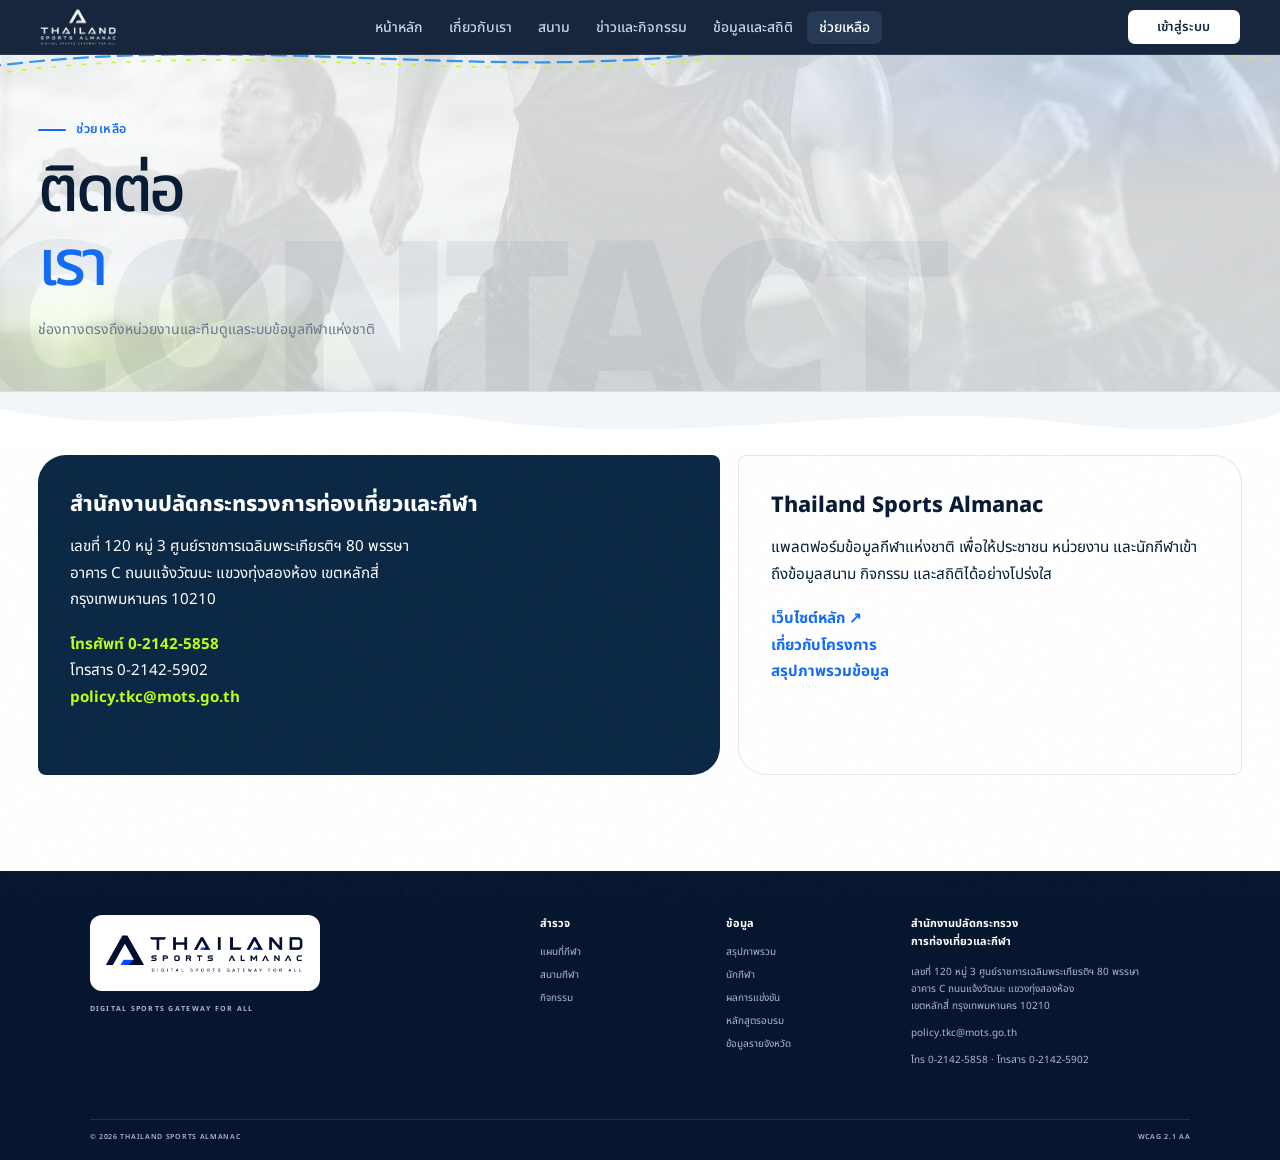
<file: contact.html>
<!doctype html>
<html lang="th">
<head>
  <meta charset="utf-8">
  <meta name="viewport" content="width=device-width,initial-scale=1">
  <script>
    if ('scrollRestoration' in history) history.scrollRestoration = 'manual';
    window.scrollTo(0, 0);
  </script>
  <meta name="description" content="ช่องทางติดต่อ Thailand Sports Almanac">
  <meta name="theme-color" content="#0a2744">
  <title>ติดต่อเรา — Thailand Sports Almanac</title>
  <link rel="icon" href="assets/images/logo-new-transparent.png" type="image/png">
  <link rel="preconnect" href="https://fonts.googleapis.com">
  <link rel="preconnect" href="https://fonts.gstatic.com" crossorigin>
  <link href="https://fonts.googleapis.com/css2?family=Noto+Sans+Thai:wght@300..900&display=swap" rel="stylesheet">
  <link rel="stylesheet" href="assets/site-nav.css?v=20260820-2">
<link rel="stylesheet" href="assets/visitor-gateway.css?v=20260820-38">
  <link rel="stylesheet" href="assets/portal.css?v=20260820-2">
  <link rel="stylesheet" href="assets/login-modal.css?v=20260820-7">
  <link rel="stylesheet" href="assets/site-foundation.css?v=20260820-11">
  <link rel="stylesheet" href="assets/site-header.css?v=20261102-2">
  <link href="https://fonts.googleapis.com/css2?family=Noto+Sans+Thai:wght@100..900&family=Sarabun:ital,wght@0,100;0,200;0,300;0,400;0,500;0,600;0,700;0,800;1,100;1,200;1,300;1,400;1,500;1,600;1,700;1,800&display=swap" rel="stylesheet">
</head>
<body id="top" class="portal-page contact-page tpl-list">
  <a class="skip" href="#main">ข้ามไปยังเนื้อหาหลัก</a>
  <div class="noise" aria-hidden="true"></div>
  <header class="nav-shell">
    <a class="brand" href="index.html#top" aria-label="หน้าหลัก"><img src="assets/images/logo-white.png" alt="Thailand Sports Almanac" width="97" height="46"></a>
    <nav class="desktop-nav" aria-label="เมนูหลัก">
      <a class="nav-primary-link" href="index.html">หน้าหลัก</a>
      <a class="nav-primary-link" href="abouts.html">เกี่ยวกับเรา</a>
      <div class="nav-group">
        <button class="nav-primary-link nav-dropdown-trigger" type="button" aria-expanded="false">สนาม <span>⌄</span></button>
        <div class="nav-dropdown venue-dropdown">
          <a href="venues.html?type=stadium">สนามกีฬา</a>
          <a href="venues.html?type=multipurpose">อาคารอเนกประสงค์</a>
          <a href="venues.html?type=public">ลานกีฬา / สวนสาธารณะ</a>
          <a href="venues.html?type=fitness">ฟิตเนส / ยิม</a>
          <a href="venues.html?type=training">ศูนย์ฝึกกีฬา</a>
          <a href="venues.html?type=science">ศูนย์วิทยาศาสตร์การกีฬา</a>
        </div>
      </div>
      <div class="nav-group">
        <button class="nav-primary-link nav-dropdown-trigger" type="button" aria-expanded="false">ข่าวและกิจกรรม <span>⌄</span></button>
        <div class="nav-dropdown compact-dropdown"><a href="index.html#events">ข่าวประกาศ</a><a href="activities.html">ปฏิทินกิจกรรม</a></div>
      </div>
      <div class="nav-group">
        <button class="nav-primary-link nav-dropdown-trigger" type="button" aria-expanded="false">ข้อมูลและสถิติ <span>⌄</span></button>
        <div class="nav-dropdown compact-dropdown stats-dropdown">
          <div class="nav-subgroup">
            <b>แดชบอร์ด</b>
            <a href="athletes.html">นักกีฬา / บุคลากร</a>
            <a href="results.html">ผลการแข่งขัน</a>
            <a href="overview.html">สรุปภาพรวม</a>
            <a href="provinces.html">ข้อมูลรายจังหวัด</a>
          </div>
          <a href="courses.html">หลักสูตรอบรม</a>
          <a href="index.html#home-learning">คลังความรู้</a>
        </div>
      </div>
      <div class="nav-group">
        <button class="nav-primary-link nav-dropdown-trigger" type="button" aria-expanded="false" aria-current="true">ช่วยเหลือ <span>⌄</span></button>
        <div class="nav-dropdown compact-dropdown"><a href="index.html#footer">คู่มือใช้งาน</a><a href="index.html#footer">คำถามที่พบบ่อย (FAQ)</a><a href="contact.html">ติดต่อเรา</a></div>
      </div>
    </nav>
    <div class="nav-actions"><a class="login" href="#login">เข้าสู่ระบบ</a><button class="menu-button" type="button" aria-label="เปิดเมนูหลัก" aria-expanded="false" aria-controls="mobile-menu"><i></i><i></i></button></div>
    <div class="mobile-menu" id="mobile-menu">
      <a class="mobile-direct" href="index.html">หน้าหลัก</a>
      <a class="mobile-direct" href="abouts.html">เกี่ยวกับเรา</a>
      <div class="mobile-accordion"><button class="mobile-accordion-trigger" type="button" aria-expanded="false">สนาม <span>＋</span></button><div class="mobile-submenu"><a href="venues.html?type=stadium">สนามกีฬา</a><a href="venues.html?type=multipurpose">อาคารอเนกประสงค์</a><a href="venues.html?type=public">ลานกีฬา / สวนสาธารณะ</a><a href="venues.html?type=fitness">ฟิตเนส / ยิม</a><a href="venues.html?type=training">ศูนย์ฝึกกีฬา</a><a href="venues.html?type=science">ศูนย์วิทยาศาสตร์การกีฬา</a></div></div>
      <div class="mobile-accordion"><button class="mobile-accordion-trigger" type="button" aria-expanded="false">ข่าวและกิจกรรม <span>＋</span></button><div class="mobile-submenu"><a href="index.html#events">ข่าวประกาศ</a><a href="activities.html">ปฏิทินกิจกรรม</a></div></div>
      <div class="mobile-accordion"><button class="mobile-accordion-trigger" type="button" aria-expanded="false">ข้อมูลและสถิติ <span>＋</span></button><div class="mobile-submenu"><b>แดชบอร์ด</b><a class="nav-nested" href="athletes.html">นักกีฬา / บุคลากร</a><a class="nav-nested" href="results.html">ผลการแข่งขัน</a><a class="nav-nested" href="overview.html">สรุปภาพรวม</a><a class="nav-nested" href="provinces.html">ข้อมูลรายจังหวัด</a><a href="courses.html">หลักสูตรอบรม</a><a href="index.html#home-learning">คลังความรู้</a></div></div>
      <div class="mobile-accordion"><button class="mobile-accordion-trigger" type="button" aria-expanded="false">ช่วยเหลือ <span>＋</span></button><div class="mobile-submenu"><a href="index.html#footer">คู่มือใช้งาน</a><a href="index.html#footer">คำถามที่พบบ่อย (FAQ)</a><a href="contact.html">ติดต่อเรา</a></div></div>
    </div>
  </header>
  <div class="site-nav-swoosh" aria-hidden="true"><svg viewBox="0 0 1440 120" preserveAspectRatio="none"><path class="swoosh-main" d="M-40 92C260 18 520 112 790 62S1190 7 1480 72"/><path class="swoosh-accent" d="M-25 103C278 29 520 122 798 72S1195 18 1470 83"/></svg></div>
  <main id="main">
    <section class="fp-mast">
      <div class="fp-mast-media" aria-hidden="true"><img src="assets/images/about-hero.jpg" alt="" decoding="async"></div>
      <div class="fp-mast-watermark" aria-hidden="true">CONTACT</div>
      <div class="fp-mast-inner">
        <p class="fp-eyebrow">ช่วยเหลือ</p>
        <h1>ติดต่อ<br><em>เรา</em></h1>
        <p class="fp-mast-lead">ช่องทางตรงถึงหน่วยงานและทีมดูแลระบบข้อมูลกีฬาแห่งชาติ</p>
        
      </div>
    </section>
    <div class="fp-swoosh" aria-hidden="true">
      <svg viewBox="0 0 1440 56" preserveAspectRatio="none" focusable="false">
        <path fill="currentColor" d="M0,18 C180,52 360,4 540,28 C780,60 980,6 1200,32 C1320,44 1380,40 1440,22 L1440,56 L0,56 Z"></path>
      </svg>
    </div>
    <div class="fp-stage">
      <div class="fp-contact">
        <article class="fp-contact-panel fp-reveal">
          <h2>สำนักงานปลัดกระทรวงการท่องเที่ยวและกีฬา</h2>
          <p>เลขที่ 120 หมู่ 3 ศูนย์ราชการเฉลิมพระเกียรติฯ 80 พรรษา<br>
          อาคาร C ถนนแจ้งวัฒนะ แขวงทุ่งสองห้อง เขตหลักสี่<br>
          กรุงเทพมหานคร 10210</p>
          <p style="margin-top:18px">
            <a href="tel:021425858">โทรศัพท์ 0-2142-5858</a><br>
            <span>โทรสาร 0-2142-5902</span><br>
            <a href="mailto:policy.tkc@mots.go.th">policy.tkc@mots.go.th</a>
          </p>
        </article>
        <article class="fp-contact-panel alt fp-reveal">
          <h2>Thailand Sports Almanac</h2>
          <p>แพลตฟอร์มข้อมูลกีฬาแห่งชาติ เพื่อให้ประชาชน หน่วยงาน และนักกีฬาเข้าถึงข้อมูลสนาม กิจกรรม และสถิติได้อย่างโปร่งใส</p>
          <p style="margin-top:18px">
            <a href="https://sports-almanac.go.th/" target="_blank" rel="noopener">เว็บไซต์หลัก ↗</a><br>
            <a href="abouts.html">เกี่ยวกับโครงการ</a><br>
            <a href="overview.html">สรุปภาพรวมข้อมูล</a>
          </p>
        </article>
      </div>
    </div>
  </main>

  <footer id="footer">
    <div class="footer-brand"><img src="assets/images/logo-new-transparent.png" alt="Thailand Sports Almanac"><p>DIGITAL SPORTS GATEWAY FOR ALL</p></div>
    <div><h3>สำรวจ</h3><a href="index.html#nation">แผนที่กีฬา</a><a href="venues.html">สนามกีฬา</a><a href="activities.html">กิจกรรม</a></div>
    <div><h3>ข้อมูล</h3><a href="overview.html">สรุปภาพรวม</a><a href="athletes.html">นักกีฬา</a><a href="results.html">ผลการแข่งขัน</a><a href="courses.html">หลักสูตรอบรม</a><a href="provinces.html">ข้อมูลรายจังหวัด</a></div>
    <address><h3>สำนักงานปลัดกระทรวง<br>การท่องเที่ยวและกีฬา</h3><p>เลขที่ 120 หมู่ 3 ศูนย์ราชการเฉลิมพระเกียรติฯ 80 พรรษา<br>อาคาร C ถนนแจ้งวัฒนะ แขวงทุ่งสองห้อง<br>เขตหลักสี่ กรุงเทพมหานคร 10210</p><a href="mailto:policy.tkc@mots.go.th">policy.tkc@mots.go.th</a><p>โทร 0-2142-5858 · โทรสาร 0-2142-5902</p></address>
    <div class="footer-bottom"><span>© 2026 THAILAND SPORTS ALMANAC</span><span>WCAG 2.1 AA</span></div>
  </footer>

  <script src="assets/design-language.js?v=20260820-3"></script>
  <script src="assets/portal-nav.js?v=20260820-4"></script>
  <script src="assets/login-modal.js?v=20260820-7"></script>
</body>
</html>
</file>
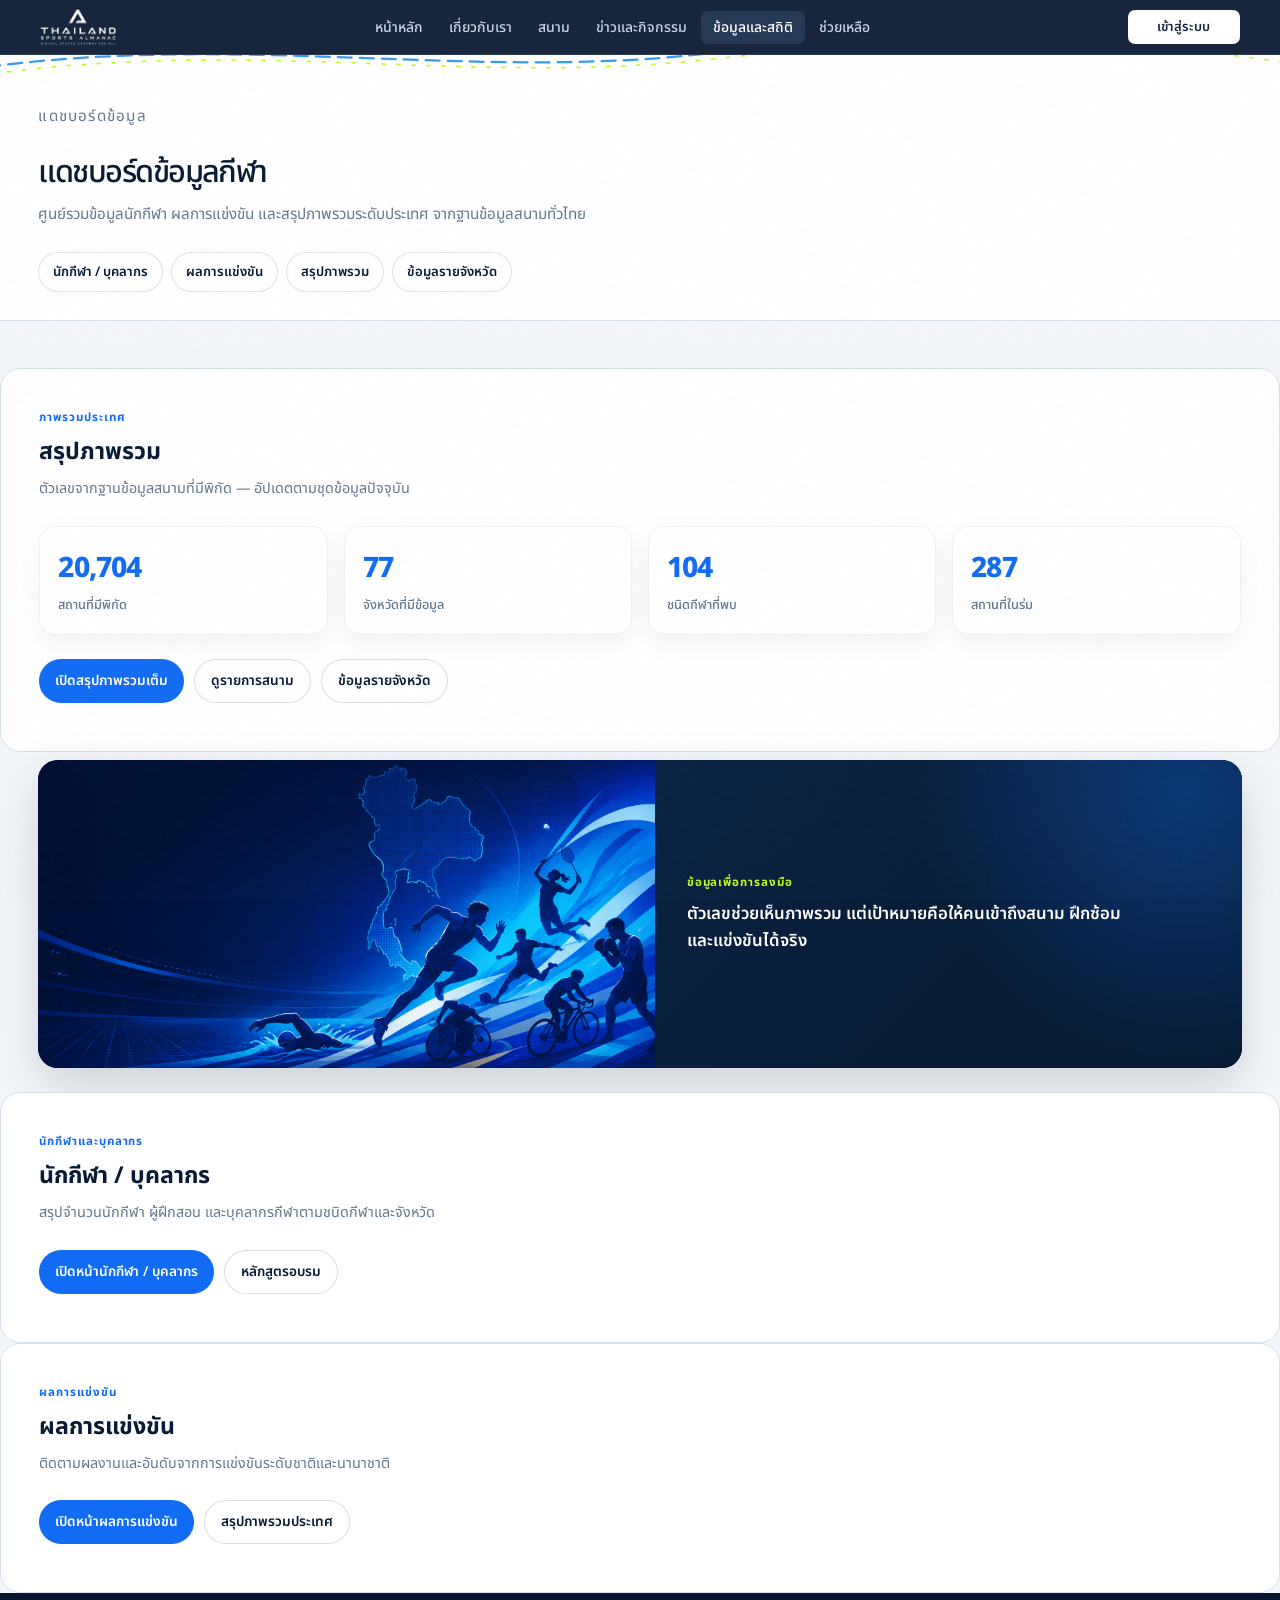
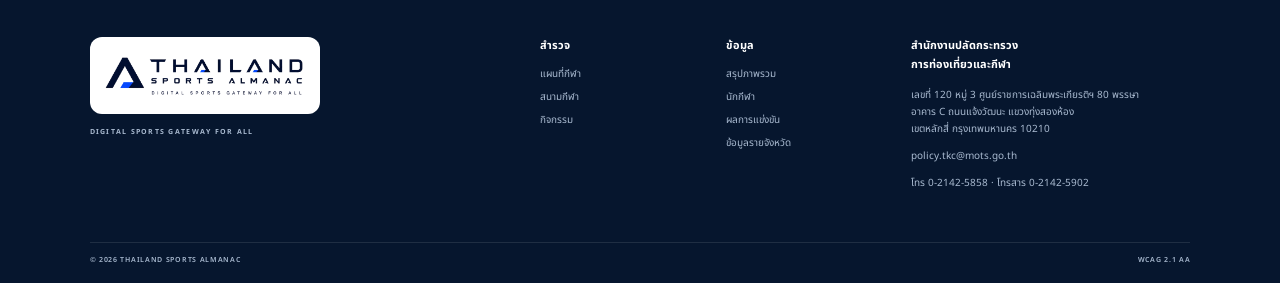
<file: dashboard.html>
<!doctype html>
<html lang="th">
<head>
  <meta charset="utf-8">
  <meta name="viewport" content="width=device-width,initial-scale=1">
  <script>
    if ('scrollRestoration' in history) history.scrollRestoration = 'manual';
    window.scrollTo(0, 0);
  </script>
  <meta name="description" content="แดชบอร์ดข้อมูลกีฬา — นักกีฬา ผลการแข่งขัน และสรุปภาพรวม">
  <meta name="theme-color" content="#ffffff">
  <title>แดชบอร์ด — Thailand Sports Almanac</title>
  <link rel="icon" href="assets/images/logo-new-transparent.png" type="image/png">
  <link rel="preconnect" href="https://fonts.googleapis.com">
  <link rel="preconnect" href="https://fonts.gstatic.com" crossorigin>
  <link href="https://fonts.googleapis.com/css2?family=Noto+Sans+Thai:wght@300..900&display=swap" rel="stylesheet">
  <link rel="stylesheet" href="assets/site-nav.css?v=20260820-2">
<link rel="stylesheet" href="assets/visitor-gateway.css?v=20260820-38">
  <link rel="stylesheet" href="assets/design-language.css?v=20260820-4">
  <link rel="stylesheet" href="assets/dashboard.css?v=20260820-4">
  <link rel="stylesheet" href="assets/login-modal.css?v=20260820-7">
  <link rel="stylesheet" href="assets/site-foundation.css?v=20260820-11">
  <link rel="stylesheet" href="assets/site-header.css?v=20261102-2">
  <link href="https://fonts.googleapis.com/css2?family=Noto+Sans+Thai:wght@100..900&family=Sarabun:ital,wght@0,100;0,200;0,300;0,400;0,500;0,600;0,700;0,800;1,100;1,200;1,300;1,400;1,500;1,600;1,700;1,800&display=swap" rel="stylesheet">
</head>
<body id="top" class="dashboard-page tpl-list">
  <a class="skip" href="#main">ข้ามไปยังเนื้อหาหลัก</a>
  <div class="noise" aria-hidden="true"></div>

  <header class="nav-shell">
    <a class="brand" href="index.html#top" aria-label="หน้าหลัก"><img src="assets/images/logo-white.png" alt="Thailand Sports Almanac" width="97" height="46"></a>
    <nav class="desktop-nav" aria-label="เมนูหลัก">
      <a class="nav-primary-link" href="index.html">หน้าหลัก</a>
      <a class="nav-primary-link" href="abouts.html">เกี่ยวกับเรา</a>
      <div class="nav-group">
        <button class="nav-primary-link nav-dropdown-trigger" type="button" aria-expanded="false">สนาม <span>⌄</span></button>
        <div class="nav-dropdown venue-dropdown">
          <a href="venues.html?type=stadium">สนามกีฬา</a>
          <a href="venues.html?type=multipurpose">อาคารอเนกประสงค์</a>
          <a href="venues.html?type=public">ลานกีฬา / สวนสาธารณะ</a>
          <a href="venues.html?type=fitness">ฟิตเนส / ยิม</a>
          <a href="venues.html?type=training">ศูนย์ฝึกกีฬา</a>
          <a href="venues.html?type=science">ศูนย์วิทยาศาสตร์การกีฬา</a>
        </div>
      </div>
      <div class="nav-group">
        <button class="nav-primary-link nav-dropdown-trigger" type="button" aria-expanded="false">ข่าวและกิจกรรม <span>⌄</span></button>
        <div class="nav-dropdown compact-dropdown"><a href="index.html#events">ข่าวประกาศ</a><a href="activities.html">ปฏิทินกิจกรรม</a></div>
      </div>
      <div class="nav-group">
        <button class="nav-primary-link nav-dropdown-trigger" type="button" aria-expanded="false" aria-current="true">ข้อมูลและสถิติ <span>⌄</span></button>
        <div class="nav-dropdown compact-dropdown stats-dropdown">
          <div class="nav-subgroup">
            <b>แดชบอร์ด</b>
            <a href="athletes.html">นักกีฬา / บุคลากร</a>
            <a href="results.html">ผลการแข่งขัน</a>
            <a href="overview.html">สรุปภาพรวม</a>
            <a href="provinces.html">ข้อมูลรายจังหวัด</a>
          </div>
          <a href="courses.html">หลักสูตรอบรม</a>
          <a href="index.html#home-learning">คลังความรู้</a>
        </div>
      </div>
      <div class="nav-group">
        <button class="nav-primary-link nav-dropdown-trigger" type="button" aria-expanded="false">ช่วยเหลือ <span>⌄</span></button>
        <div class="nav-dropdown compact-dropdown"><a href="index.html#footer">คู่มือใช้งาน</a><a href="index.html#footer">คำถามที่พบบ่อย (FAQ)</a><a href="contact.html">ติดต่อเรา</a></div>
      </div>
    </nav>
    <div class="nav-actions"><a class="login" href="#login">เข้าสู่ระบบ</a><button class="menu-button" type="button" aria-label="เปิดเมนูหลัก" aria-expanded="false" aria-controls="mobile-menu"><i></i><i></i></button></div>
    <div class="mobile-menu" id="mobile-menu">
      <a class="mobile-direct" href="index.html">หน้าหลัก</a>
      <a class="mobile-direct" href="abouts.html">เกี่ยวกับเรา</a>
      <div class="mobile-accordion"><button class="mobile-accordion-trigger" type="button" aria-expanded="false">สนาม <span>＋</span></button><div class="mobile-submenu"><a href="venues.html?type=stadium">สนามกีฬา</a><a href="venues.html?type=multipurpose">อาคารอเนกประสงค์</a><a href="venues.html?type=public">ลานกีฬา / สวนสาธารณะ</a><a href="venues.html?type=fitness">ฟิตเนส / ยิม</a><a href="venues.html?type=training">ศูนย์ฝึกกีฬา</a><a href="venues.html?type=science">ศูนย์วิทยาศาสตร์การกีฬา</a></div></div>
      <div class="mobile-accordion"><button class="mobile-accordion-trigger" type="button" aria-expanded="false">ข่าวและกิจกรรม <span>＋</span></button><div class="mobile-submenu"><a href="index.html#events">ข่าวประกาศ</a><a href="activities.html">ปฏิทินกิจกรรม</a></div></div>
      <div class="mobile-accordion"><button class="mobile-accordion-trigger" type="button" aria-expanded="false">ข้อมูลและสถิติ <span>＋</span></button><div class="mobile-submenu"><b>แดชบอร์ด</b><a class="nav-nested" href="athletes.html">นักกีฬา / บุคลากร</a><a class="nav-nested" href="results.html">ผลการแข่งขัน</a><a class="nav-nested" href="overview.html">สรุปภาพรวม</a><a class="nav-nested" href="provinces.html">ข้อมูลรายจังหวัด</a><a href="courses.html">หลักสูตรอบรม</a><a href="index.html#home-learning">คลังความรู้</a></div></div>
      <div class="mobile-accordion"><button class="mobile-accordion-trigger" type="button" aria-expanded="false">ช่วยเหลือ <span>＋</span></button><div class="mobile-submenu"><a href="index.html#footer">คู่มือใช้งาน</a><a href="index.html#footer">คำถามที่พบบ่อย (FAQ)</a><a href="contact.html">ติดต่อเรา</a></div></div>
    </div>
  </header>
  <div class="site-nav-swoosh" aria-hidden="true"><svg viewBox="0 0 1440 120" preserveAspectRatio="none"><path class="swoosh-main" d="M-40 92C260 18 520 112 790 62S1190 7 1480 72"/><path class="swoosh-accent" d="M-25 103C278 29 520 122 798 72S1195 18 1470 83"/></svg></div>

  <main id="main">
    <section class="dash-hero dl-reveal">
      <div class="dash-hero-inner">
        <p class="dash-kicker">แดชบอร์ดข้อมูล</p>
        <h1>แดชบอร์ดข้อมูลกีฬา</h1>
        <p>ศูนย์รวมข้อมูลนักกีฬา ผลการแข่งขัน และสรุปภาพรวมระดับประเทศ จากฐานข้อมูลสนามทั่วไทย</p>
        <nav class="dash-tabs" aria-label="หมวดแดชบอร์ด">
          <a href="athletes.html">นักกีฬา / บุคลากร</a>
          <a href="results.html">ผลการแข่งขัน</a>
          <a href="overview.html">สรุปภาพรวม</a>
          <a href="provinces.html">ข้อมูลรายจังหวัด</a>
        </nav>
      </div>
    </section>

    <div class="dl-swoosh dash-swoosh" aria-hidden="true">
      <svg viewBox="0 0 1440 64" preserveAspectRatio="none" focusable="false">
        <path fill="currentColor" d="M0,26 C240,64 480,0 720,30 C960,60 1200,10 1440,38 L1440,64 L0,64 Z"></path>
      </svg>
    </div>

    <section class="dash-panel dl-reveal" id="overview" aria-labelledby="overview-title">
      <div class="dash-panel-inner">
        <p class="dash-kicker">ภาพรวมประเทศ</p>
        <h2 id="overview-title">สรุปภาพรวม</h2>
        <p class="dash-lead">ตัวเลขจากฐานข้อมูลสนามที่มีพิกัด — อัปเดตตามชุดข้อมูลปัจจุบัน</p>
        <div class="dl-stat-grid" aria-label="สถิติภาพรวม">
          <div class="dl-stat-card"><strong id="dash-stat-venues">0</strong><span>สถานที่มีพิกัด</span></div>
          <div class="dl-stat-card"><strong id="dash-stat-provinces">0</strong><span>จังหวัดที่มีข้อมูล</span></div>
          <div class="dl-stat-card"><strong id="dash-stat-sports">0</strong><span>ชนิดกีฬาที่พบ</span></div>
          <div class="dl-stat-card"><strong id="dash-stat-indoor">0</strong><span>สถานที่ในร่ม</span></div>
        </div>
        <div class="dash-cta-row" style="margin-top:24px">
          <a class="dash-cta" href="overview.html">เปิดสรุปภาพรวมเต็ม</a>
          <a class="dash-cta dash-cta-ghost" href="venues.html">ดูรายการสนาม</a>
          <a class="dash-cta dash-cta-ghost" href="provinces.html">ข้อมูลรายจังหวัด</a>
        </div>
      </div>
    </section>

    <div class="dash-band-wrap dl-reveal">
      <article class="dl-human-band">
        <img src="assets/images/hero-sports-thailand.png" alt="" loading="lazy" width="800" height="500">
        <div class="dl-human-copy">
          <p class="dl-kicker">ข้อมูลเพื่อการลงมือ</p>
          <p>ตัวเลขช่วยเห็นภาพรวม แต่เป้าหมายคือให้คนเข้าถึงสนาม ฝึกซ้อม และแข่งขันได้จริง</p>
        </div>
      </article>
    </div>

    <section class="dash-panel dash-panel-alt dl-reveal" id="athletes" aria-labelledby="athletes-title">
      <div class="dash-panel-inner">
        <p class="dash-kicker">นักกีฬาและบุคลากร</p>
        <h2 id="athletes-title">นักกีฬา / บุคลากร</h2>
        <p class="dash-lead">สรุปจำนวนนักกีฬา ผู้ฝึกสอน และบุคลากรกีฬาตามชนิดกีฬาและจังหวัด</p>
        <div class="dash-cta-row" style="margin-top:8px;display:flex;flex-wrap:wrap;gap:10px">
          <a class="dash-cta" href="athletes.html">เปิดหน้านักกีฬา / บุคลากร</a>
          <a class="dash-cta dash-cta-ghost" href="courses.html">หลักสูตรอบรม</a>
        </div>
      </div>
    </section>

    <section class="dash-panel dl-reveal" id="results" aria-labelledby="results-title">
      <div class="dash-panel-inner">
        <p class="dash-kicker">ผลการแข่งขัน</p>
        <h2 id="results-title">ผลการแข่งขัน</h2>
        <p class="dash-lead">ติดตามผลงานและอันดับจากการแข่งขันระดับชาติและนานาชาติ</p>
        <div class="dash-cta-row" style="margin-top:8px;display:flex;flex-wrap:wrap;gap:10px">
          <a class="dash-cta" href="results.html">เปิดหน้าผลการแข่งขัน</a>
          <a class="dash-cta dash-cta-ghost" href="overview.html">สรุปภาพรวมประเทศ</a>
        </div>
      </div>
    </section>
  </main>

  <footer id="footer">
    <div class="footer-brand"><img src="assets/images/logo-new-transparent.png" alt="Thailand Sports Almanac"><p>DIGITAL SPORTS GATEWAY FOR ALL</p></div>
    <div><h3>สำรวจ</h3><a href="index.html#nation">แผนที่กีฬา</a><a href="venues.html">สนามกีฬา</a><a href="activities.html">กิจกรรม</a></div>
    <div><h3>ข้อมูล</h3><a href="overview.html">สรุปภาพรวม</a><a href="athletes.html">นักกีฬา</a><a href="results.html">ผลการแข่งขัน</a><a href="provinces.html">ข้อมูลรายจังหวัด</a></div>
    <address><h3>สำนักงานปลัดกระทรวง<br>การท่องเที่ยวและกีฬา</h3><p>เลขที่ 120 หมู่ 3 ศูนย์ราชการเฉลิมพระเกียรติฯ 80 พรรษา<br>อาคาร C ถนนแจ้งวัฒนะ แขวงทุ่งสองห้อง<br>เขตหลักสี่ กรุงเทพมหานคร 10210</p><a href="mailto:policy.tkc@mots.go.th">policy.tkc@mots.go.th</a><p>โทร 0-2142-5858 · โทรสาร 0-2142-5902</p></address>
    <div class="footer-bottom"><span>© 2026 THAILAND SPORTS ALMANAC</span><span>WCAG 2.1 AA</span></div>
  </footer>

  <script src="assets/design-language.js?v=20260820-1"></script>
  <script src="assets/dashboard.js?v=20260820-3"></script>
  <script src="assets/portal-nav.js?v=20260820-4"></script>
  <script src="assets/login-modal.js?v=20260820-7"></script>
</body>
</html>
</file>
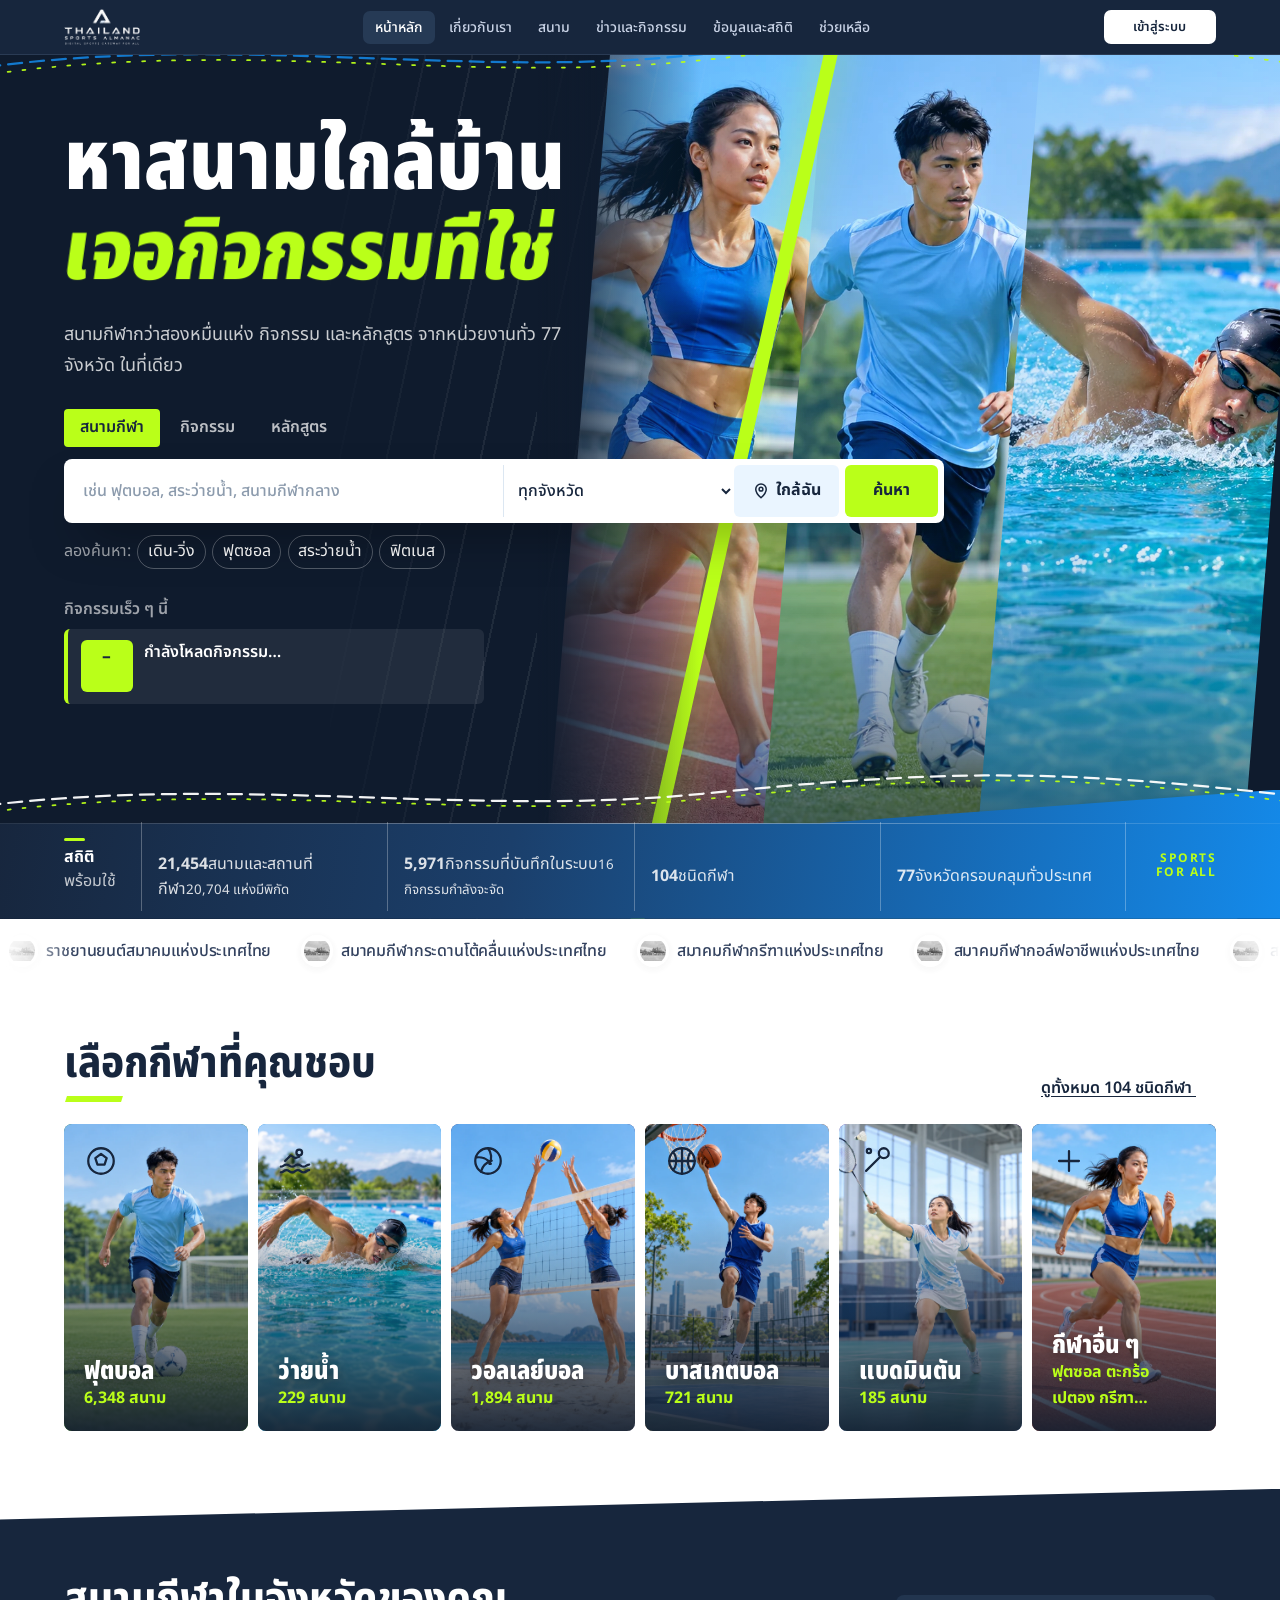
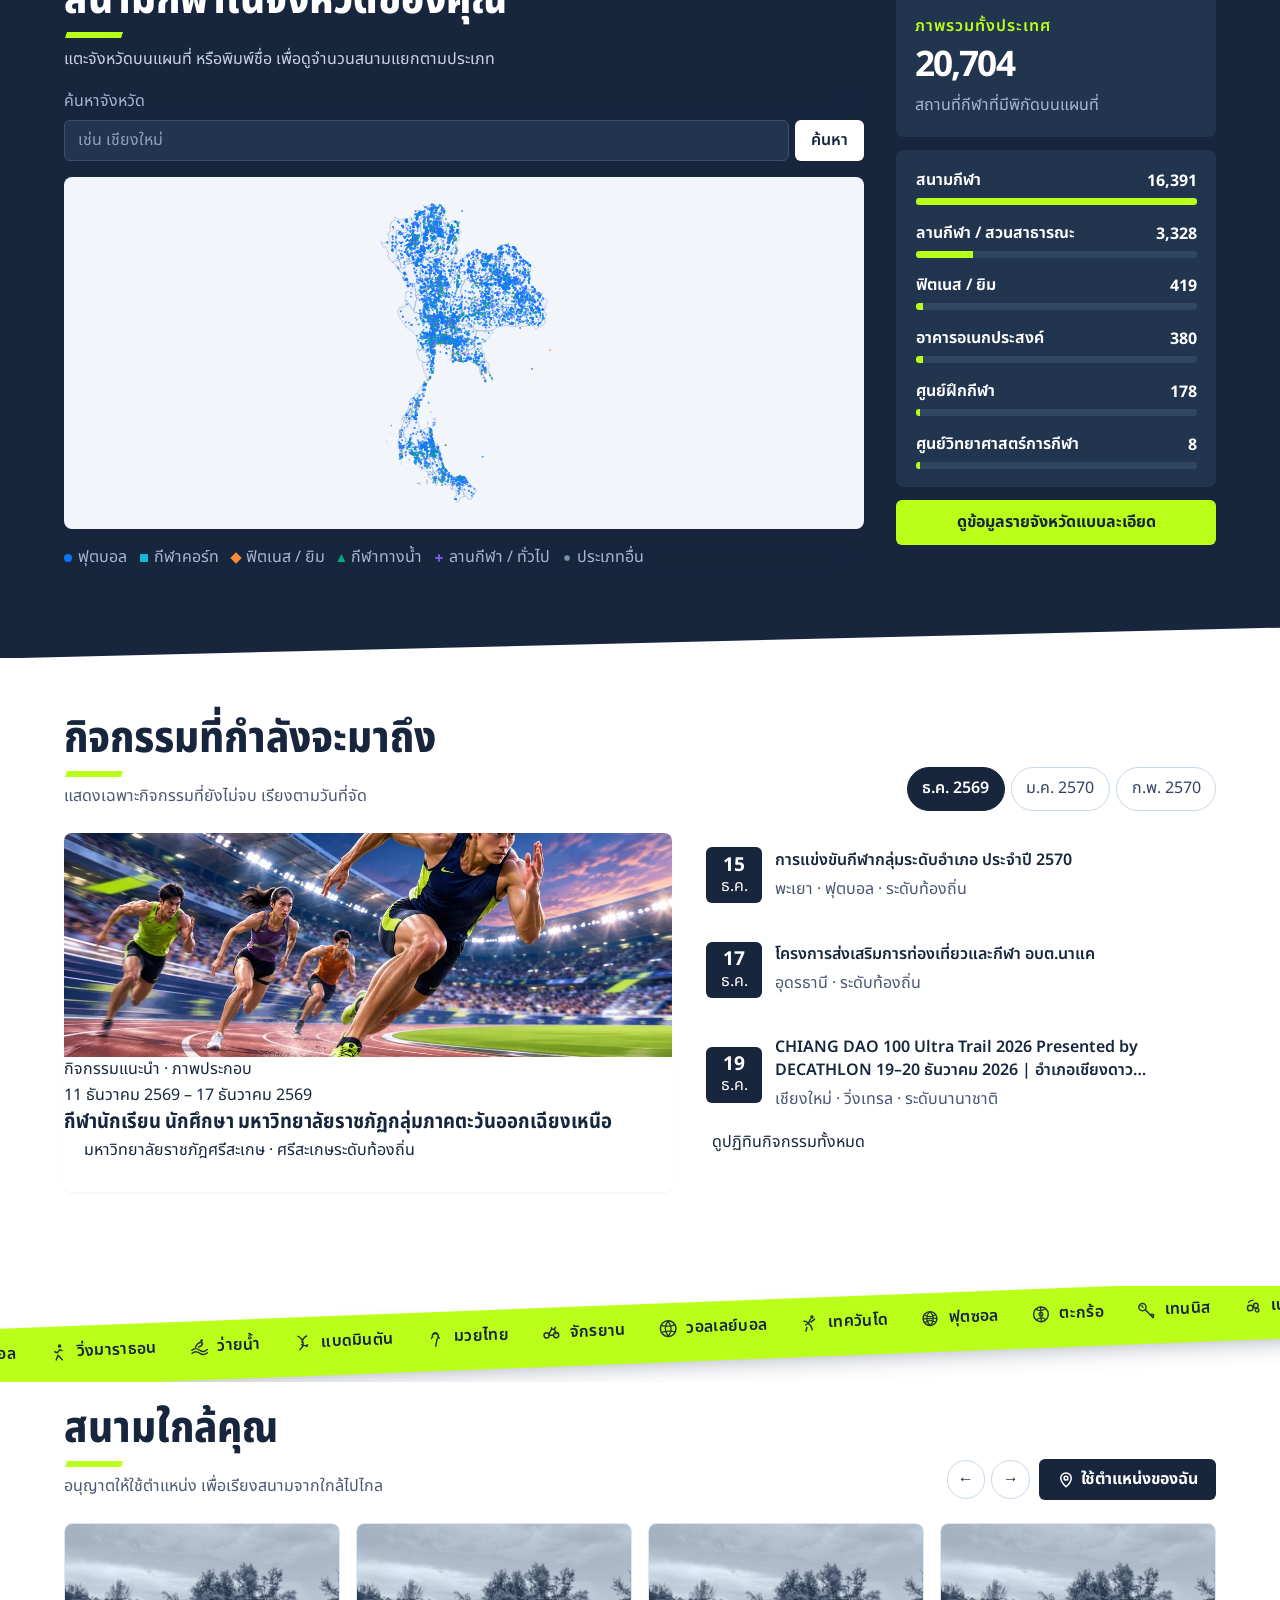
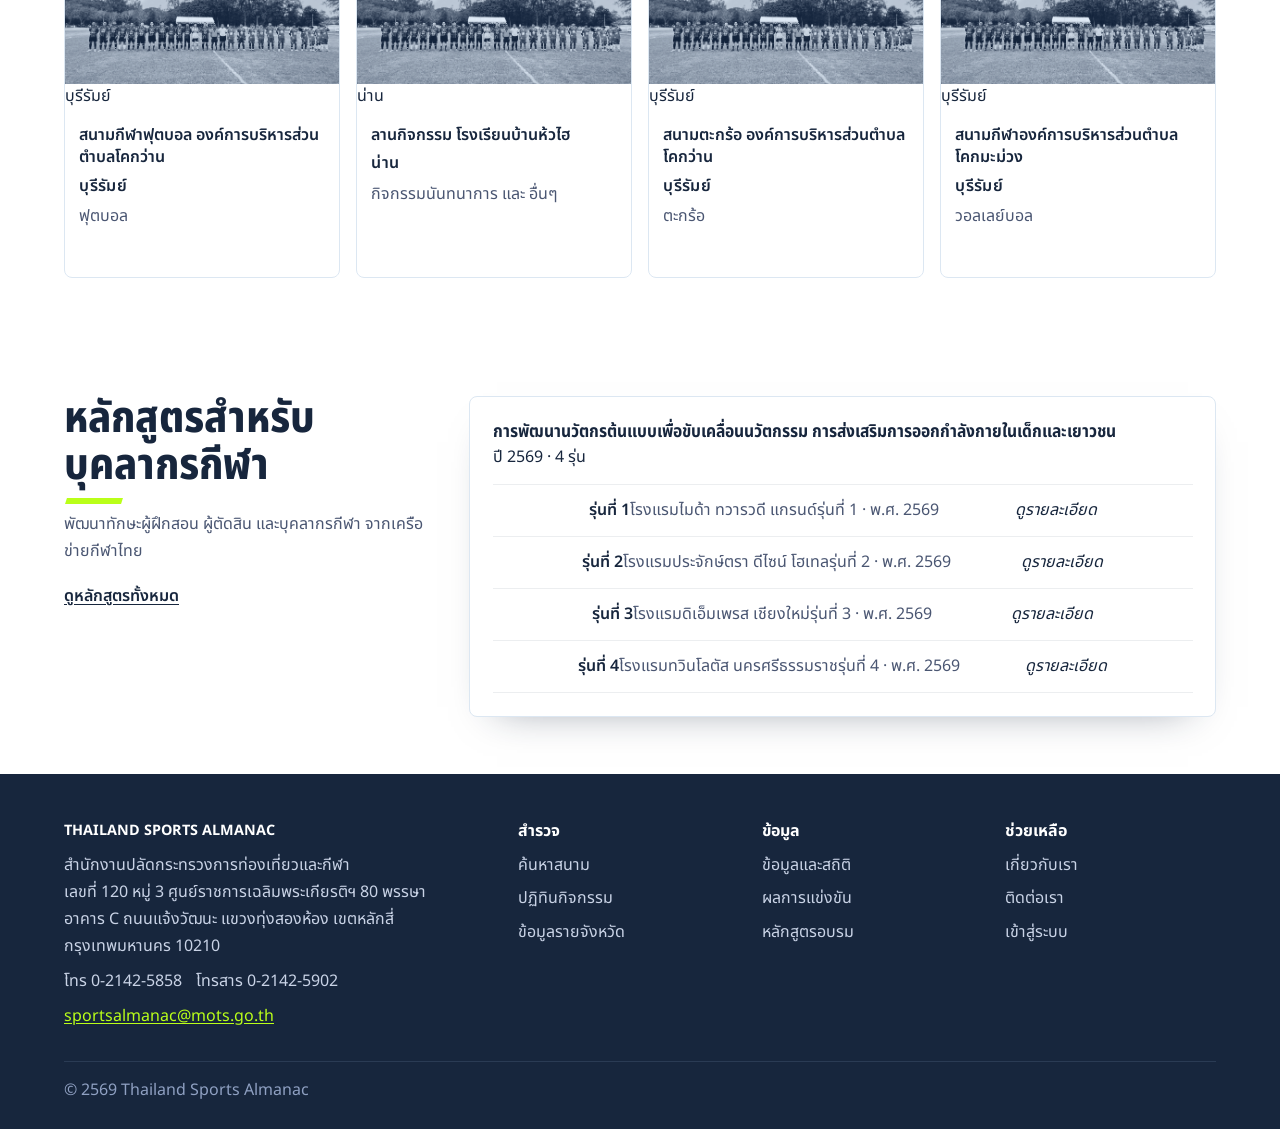
<file: index-v3.html>
<!doctype html>
<html lang="th">
<head>
  <meta charset="utf-8">
  <meta name="viewport" content="width=device-width,initial-scale=1">
  <script>
    if ('scrollRestoration' in history) history.scrollRestoration = 'manual';
    window.scrollTo(0, 0);
  </script>
  <meta name="description" content="Thailand Sports Almanac — สำรวจสนาม กิจกรรม และข้อมูลกีฬาไทยครบ 77 จังหวัด">
  <meta name="theme-color" content="#0B1730">
  <link rel="preload" as="image" href="assets/images/sports-v4/athletics.webp">
  <meta property="og:title" content="Thailand Sports Almanac">
  <meta property="og:description" content="Every field. Every sport. Every province.">
  <meta property="og:image" content="assets/images/home-hero-editorial.webp">
  <title>Thailand Sports Almanac — Every Field, Every Province</title>
  <link rel="icon" href="assets/images/logo-new-transparent.png" type="image/png">
  <link rel="preconnect" href="https://fonts.googleapis.com">
  <link rel="preconnect" href="https://fonts.gstatic.com" crossorigin>
  <link href="https://fonts.googleapis.com/css2?family=Noto+Sans+Thai:wdth,wght@62.5..100,100..900&display=swap" rel="stylesheet">
  <link rel="stylesheet" href="assets/site-nav.css?v=20260820-2">
  <link rel="stylesheet" href="assets/cinematic.css?v=20260820-30">
<link rel="stylesheet" href="assets/nation-map-light.css?v=20260820-43">
  <link rel="stylesheet" href="assets/visitor-gateway.css?v=20260820-52">
  <link rel="stylesheet" href="assets/design-language.css?v=20260820-4">
  <link rel="stylesheet" href="assets/activity-modal.css?v=20260820-2">
  <link rel="stylesheet" href="assets/login-modal.css?v=20260820-7">
  <link rel="stylesheet" href="assets/site-foundation.css?v=20260820-11">
    <link rel="stylesheet" href="assets/home.css?v=20261102-15">
    <link rel="stylesheet" href="assets/home-sport.css?v=20261102-3">
</head>
<body id="top" class="tpl-landing home-a home-b home-sx"><a class="skip" href="#main">ข้ามไปยังเนื้อหาหลัก</a><div id="loader" hidden></div>
  <header class="nav-shell">
    <a class="brand" href="#top" aria-label="Thailand Sports Almanac หน้าหลัก"><img src="assets/images/logo-white.png" alt="Thailand Sports Almanac" width="97" height="46"></a>
    <nav class="desktop-nav" aria-label="เมนูหลัก">
      <a class="nav-primary-link" href="#top" aria-current="page">หน้าหลัก</a>
      <a class="nav-primary-link" href="abouts.html">เกี่ยวกับเรา</a>
      <div class="nav-group">
        <button class="nav-primary-link nav-dropdown-trigger" data-section="places" type="button" aria-expanded="false">สนาม <span>⌄</span></button>
        <div class="nav-dropdown venue-dropdown">
          <a href="venues.html?type=stadium">สนามกีฬา</a>
          <a href="venues.html?type=multipurpose">อาคารอเนกประสงค์</a>
          <a href="venues.html?type=public">ลานกีฬา / สวนสาธารณะ</a>
          <a href="venues.html?type=fitness">ฟิตเนส / ยิม</a>
          <a href="venues.html?type=training">ศูนย์ฝึกกีฬา</a>
          <a href="venues.html?type=science">ศูนย์วิทยาศาสตร์การกีฬา</a>
        </div>
      </div>
      <div class="nav-group">
        <button class="nav-primary-link nav-dropdown-trigger" data-section="events" type="button" aria-expanded="false">ข่าวและกิจกรรม <span>⌄</span></button>
        <div class="nav-dropdown compact-dropdown"><a href="#events">ข่าวประกาศ</a><a href="activities.html">ปฏิทินกิจกรรม</a></div>
      </div>
      <div class="nav-group">
        <button class="nav-primary-link nav-dropdown-trigger" type="button" aria-expanded="false">ข้อมูลและสถิติ <span>⌄</span></button>
        <div class="nav-dropdown compact-dropdown stats-dropdown">
          <div class="nav-subgroup">
            <b>แดชบอร์ด</b>
            <a href="athletes.html">นักกีฬา / บุคลากร</a>
            <a href="results.html">ผลการแข่งขัน</a>
            <a href="overview.html">สรุปภาพรวม</a>
            <a href="provinces.html">ข้อมูลรายจังหวัด</a>
          </div>
          <a href="courses.html">หลักสูตรอบรม</a>
          <a href="#home-learning">คลังความรู้</a>
        </div>
      </div>
      <div class="nav-group">
        <button class="nav-primary-link nav-dropdown-trigger" data-section="footer" type="button" aria-expanded="false">ช่วยเหลือ <span>⌄</span></button>
        <div class="nav-dropdown compact-dropdown"><a href="#footer">คู่มือใช้งาน</a><a href="#footer">คำถามที่พบบ่อย (FAQ)</a><a href="contact.html">ติดต่อเรา</a></div>
      </div>
    </nav>
    <div class="nav-actions"><a class="login" href="#login" data-login-open>เข้าสู่ระบบ</a><button class="menu-button" type="button" aria-label="เปิดเมนูหลัก" aria-expanded="false" aria-controls="mobile-menu"><i></i><i></i></button></div>
    <div class="mobile-menu" id="mobile-menu">
      <a class="mobile-direct" href="#top" aria-current="page">หน้าหลัก</a>
      <a class="mobile-direct" href="abouts.html">เกี่ยวกับเรา</a>
      <div class="mobile-accordion"><button class="mobile-accordion-trigger" data-section="places" type="button" aria-expanded="false">สนาม <span>＋</span></button><div class="mobile-submenu"><a href="venues.html?type=stadium">สนามกีฬา</a><a href="venues.html?type=multipurpose">อาคารอเนกประสงค์</a><a href="venues.html?type=public">ลานกีฬา / สวนสาธารณะ</a><a href="venues.html?type=fitness">ฟิตเนส / ยิม</a><a href="venues.html?type=training">ศูนย์ฝึกกีฬา</a><a href="venues.html?type=science">ศูนย์วิทยาศาสตร์การกีฬา</a></div></div>
      <div class="mobile-accordion"><button class="mobile-accordion-trigger" data-section="events" type="button" aria-expanded="false">ข่าวและกิจกรรม <span>＋</span></button><div class="mobile-submenu"><a href="#events">ข่าวประกาศ</a><a href="activities.html">ปฏิทินกิจกรรม</a></div></div>
      <div class="mobile-accordion"><button class="mobile-accordion-trigger" type="button" aria-expanded="false">ข้อมูลและสถิติ <span>＋</span></button><div class="mobile-submenu"><b>แดชบอร์ด</b><a class="nav-nested" href="athletes.html">นักกีฬา / บุคลากร</a><a class="nav-nested" href="results.html">ผลการแข่งขัน</a><a class="nav-nested" href="overview.html">สรุปภาพรวม</a><a class="nav-nested" href="provinces.html">ข้อมูลรายจังหวัด</a><a href="courses.html">หลักสูตรอบรม</a><a href="#home-learning">คลังความรู้</a></div></div>
      <div class="mobile-accordion"><button class="mobile-accordion-trigger" data-section="footer" type="button" aria-expanded="false">ช่วยเหลือ <span>＋</span></button><div class="mobile-submenu"><a href="#footer">คู่มือใช้งาน</a><a href="#footer">คำถามที่พบบ่อย (FAQ)</a><a href="contact.html">ติดต่อเรา</a></div></div>
    </div>
  </header>
  <div class="h-nav-swoosh" aria-hidden="true"><svg class="h-swoosh h-swoosh--nav" viewBox="0 0 1440 120" preserveAspectRatio="none"><path class="swoosh-main" d="M-40 92C260 18 520 112 790 62S1190 7 1480 72"/><path class="swoosh-accent" d="M-25 103C278 29 520 122 798 72S1195 18 1470 83"/></svg></div>

<svg width="0" height="0" style="position:absolute" aria-hidden="true" focusable="false"><filter id="sx-duotone" color-interpolation-filters="sRGB"><feColorMatrix type="matrix" values=".33 .33 .33 0 0 .33 .33 .33 0 0 .33 .33 .33 0 0 0 0 0 1 0"/><feComponentTransfer><feFuncR type="table" tableValues=".09 .92"/><feFuncG type="table" tableValues=".15 .96"/><feFuncB type="table" tableValues=".24 1"/></feComponentTransfer></filter></svg>
<main id="main">
<section class="h-hero sx-hero" id="motion-hero" aria-labelledby="motion-title">
 <div class="sx-stage" aria-hidden="true"><figure class="sx-panel sx-panel--1"><img src="assets/images/sports-v4/athletics.webp" alt="" decoding="async" fetchpriority="high"></figure><figure class="sx-panel sx-panel--2"><img src="assets/images/sports-v4/football.webp" alt="" decoding="async"></figure><figure class="sx-panel sx-panel--3"><img src="assets/images/sports-v4/swimming.webp" alt="" decoding="async"></figure><span class="sx-slash"></span><span class="sx-speed"></span></div>
 <div class="h-wrap sx-hero-inner">
  <div class="sx-hero-copy">
   <h1 id="motion-title"><span class="sx-line"><span>หาสนามใกล้บ้าน</span></span><span class="sx-line sx-line--accent"><span>เจอกิจกรรมที่ใช่</span></span></h1>
   <p class="sx-lead">สนามกีฬากว่าสองหมื่นแห่ง กิจกรรม และหลักสูตร จากหน่วยงานทั่ว 77 จังหวัด ในที่เดียว</p>
  </div>
  <form id="hero-search-form" class="h-search" role="search">
   <div class="h-tabs" role="group" aria-label="ประเภทการค้นหา"><button type="button" data-search-kind="venues" aria-pressed="true">สนามกีฬา</button><button type="button" data-search-kind="events" aria-pressed="false">กิจกรรม</button><button type="button" data-search-kind="courses" aria-pressed="false">หลักสูตร</button></div>
   <div class="h-search-row">
    <label class="h-field h-field--grow" for="hero-venue-search"><span id="hero-search-label">ชนิดกีฬา หรือชื่อสนาม</span><span class="hero-search-box"><input name="q" id="hero-venue-search" type="search" placeholder="เช่น ฟุตบอล, สระว่ายน้ำ, สนามกีฬากลาง" autocomplete="off" aria-controls="hero-search-results" aria-expanded="false"></span></label>
    <label class="h-field" for="home-province"><span>จังหวัด</span><select id="home-province"><option value="">ทุกจังหวัด</option></select></label>
    <div class="h-search-actions"><button type="button" class="h-btn h-btn--outline" data-locate><svg width="18" height="18" viewBox="0 0 24 24" fill="none" stroke="currentColor" stroke-width="2" stroke-linecap="round" stroke-linejoin="round" aria-hidden="true"><path d="M12 21s-7-6.2-7-11.5A7 7 0 0 1 19 9.5C19 14.8 12 21 12 21z"/><circle cx="12" cy="9.5" r="2.5"/></svg>ใกล้ฉัน</button><button type="submit" class="h-btn h-btn--accent">ค้นหา</button></div>
    <div id="hero-search-results" class="hero-search-results" role="listbox" aria-label="ผลการค้นหาข้อมูลกีฬา"></div>
   </div>
   <div class="h-try"><span>ลองค้นหา:</span><button type="button" data-term="วิ่ง">เดิน-วิ่ง</button><button type="button" data-term="ฟุตซอล">ฟุตซอล</button><button type="button" data-term="สระว่ายน้ำ">สระว่ายน้ำ</button><button type="button" data-term="ฟิตเนส">ฟิตเนส</button></div>
  </form>
  <div class="h-next">
    <div class="h-next-label"><p>กิจกรรมเร็ว ๆ นี้</p><div class="h-dots" id="hero-next-dots" role="group" aria-label="เลือกกิจกรรม"></div></div>
    <a class="h-next-card" id="hero-next" href="#events"><span class="h-date"><b>–</b><small>&nbsp;</small></span><span class="h-next-text"><b>กำลังโหลดกิจกรรม…</b><small>&nbsp;</small></span></a>
   </div>
 </div>
 <div class="h-stats-band">
  <svg class="h-swoosh" viewBox="0 0 1440 120" preserveAspectRatio="none" aria-hidden="true"><path class="swoosh-main" d="M-40 92C260 18 520 112 790 62S1190 7 1480 72"/><path class="swoosh-accent" d="M-25 103C278 29 520 122 798 72S1195 18 1470 83"/></svg>
  <div class="h-wrap h-stats-inner">
   <div class="h-stats-rail" aria-hidden="true"><span class="h-stats-mark"></span><b>สถิติ</b><small>พร้อมใช้</small></div>
   <div class="h-stats" id="home-stats"><p>กำลังโหลดข้อมูลกีฬา…</p></div>
   <div class="h-stats-signoff" aria-hidden="true"><strong>SPORTS</strong><span>FOR ALL</span></div>
  </div>
 </div>
</section>

<section class="h-assoc-strip" id="associations" aria-label="เครือข่ายสมาคมกีฬาแห่งประเทศไทย">
 <div class="association-ticker">
  <div class="association-ticker-track">
   <div class="association-ticker-group"><span class="association-chip"><img src="https://sports-almanac.go.th/wp-content/uploads/2025/05/1747823014_association.png" alt="" loading="lazy" decoding="async" width="44" height="44"><b>ราชยานยนต์สมาคมแห่งประเทศไทย</b></span><span class="association-chip"><img src="https://sports-almanac.go.th/wp-content/uploads/2025/05/1747823000_association.png" alt="" loading="lazy" decoding="async" width="44" height="44"><b>สมาคมกีฬากระดานโต้คลื่นแห่งประเทศไทย</b></span><span class="association-chip"><img src="https://sports-almanac.go.th/wp-content/uploads/2025/05/1747822981_association.jpg" alt="" loading="lazy" decoding="async" width="44" height="44"><b>สมาคมกีฬากรีฑาแห่งประเทศไทย</b></span><span class="association-chip"><img src="https://sports-almanac.go.th/wp-content/uploads/2025/05/1747822955_association.png" alt="" loading="lazy" decoding="async" width="44" height="44"><b>สมาคมกีฬากอล์ฟอาชีพแห่งประเทศไทย</b></span><span class="association-chip"><img src="https://sports-almanac.go.th/wp-content/uploads/2025/05/1747822968_association.jpg" alt="" loading="lazy" decoding="async" width="44" height="44"><b>สมาคมกีฬากอล์ฟแห่งประเทศไทย</b></span><span class="association-chip"><img src="https://sports-almanac.go.th/wp-content/uploads/2025/05/1747822938_association.jpg" alt="" loading="lazy" decoding="async" width="44" height="44"><b>สมาคมกีฬากาบัดดี้แห่งประเทศไทย</b></span><span class="association-chip"><img src="https://sports-almanac.go.th/wp-content/uploads/2025/05/1747822921_association.png" alt="" loading="lazy" decoding="async" width="44" height="44"><b>สมาคมกีฬากีฬาไทยแห่งประเทศไทย</b></span><span class="association-chip"><img src="https://sports-almanac.go.th/wp-content/uploads/2025/05/1747822875_association.jpg" alt="" loading="lazy" decoding="async" width="44" height="44"><b>สมาคมกีฬาขี่ม้าแห่งประเทศไทย</b></span><span class="association-chip"><img src="https://sports-almanac.go.th/wp-content/uploads/2025/05/1747822909_association.png" alt="" loading="lazy" decoding="async" width="44" height="44"><b>สมาคมกีฬาขี่ม้าโปโลแห่งประเทศไทย</b></span><span class="association-chip"><img src="https://sports-almanac.go.th/wp-content/uploads/2025/05/1747822620_association.png" alt="" loading="lazy" decoding="async" width="44" height="44"><b>สมาคมกีฬาคริกเก็ตแห่งประเทศไทย</b></span><span class="association-chip"><img src="https://sports-almanac.go.th/wp-content/uploads/2025/05/1747822607_association.jpeg" alt="" loading="lazy" decoding="async" width="44" height="44"><b>สมาคมกีฬาคอร์ฟบอลแห่งประเทศไทย</b></span></div>
   <div class="association-ticker-group" aria-hidden="true"><span class="association-chip"><img src="https://sports-almanac.go.th/wp-content/uploads/2025/05/1747823014_association.png" alt="" loading="lazy" decoding="async" width="44" height="44"><b>ราชยานยนต์สมาคมแห่งประเทศไทย</b></span><span class="association-chip"><img src="https://sports-almanac.go.th/wp-content/uploads/2025/05/1747823000_association.png" alt="" loading="lazy" decoding="async" width="44" height="44"><b>สมาคมกีฬากระดานโต้คลื่นแห่งประเทศไทย</b></span><span class="association-chip"><img src="https://sports-almanac.go.th/wp-content/uploads/2025/05/1747822981_association.jpg" alt="" loading="lazy" decoding="async" width="44" height="44"><b>สมาคมกีฬากรีฑาแห่งประเทศไทย</b></span><span class="association-chip"><img src="https://sports-almanac.go.th/wp-content/uploads/2025/05/1747822955_association.png" alt="" loading="lazy" decoding="async" width="44" height="44"><b>สมาคมกีฬากอล์ฟอาชีพแห่งประเทศไทย</b></span><span class="association-chip"><img src="https://sports-almanac.go.th/wp-content/uploads/2025/05/1747822968_association.jpg" alt="" loading="lazy" decoding="async" width="44" height="44"><b>สมาคมกีฬากอล์ฟแห่งประเทศไทย</b></span><span class="association-chip"><img src="https://sports-almanac.go.th/wp-content/uploads/2025/05/1747822938_association.jpg" alt="" loading="lazy" decoding="async" width="44" height="44"><b>สมาคมกีฬากาบัดดี้แห่งประเทศไทย</b></span><span class="association-chip"><img src="https://sports-almanac.go.th/wp-content/uploads/2025/05/1747822921_association.png" alt="" loading="lazy" decoding="async" width="44" height="44"><b>สมาคมกีฬากีฬาไทยแห่งประเทศไทย</b></span><span class="association-chip"><img src="https://sports-almanac.go.th/wp-content/uploads/2025/05/1747822875_association.jpg" alt="" loading="lazy" decoding="async" width="44" height="44"><b>สมาคมกีฬาขี่ม้าแห่งประเทศไทย</b></span><span class="association-chip"><img src="https://sports-almanac.go.th/wp-content/uploads/2025/05/1747822909_association.png" alt="" loading="lazy" decoding="async" width="44" height="44"><b>สมาคมกีฬาขี่ม้าโปโลแห่งประเทศไทย</b></span><span class="association-chip"><img src="https://sports-almanac.go.th/wp-content/uploads/2025/05/1747822620_association.png" alt="" loading="lazy" decoding="async" width="44" height="44"><b>สมาคมกีฬาคริกเก็ตแห่งประเทศไทย</b></span><span class="association-chip"><img src="https://sports-almanac.go.th/wp-content/uploads/2025/05/1747822607_association.jpeg" alt="" loading="lazy" decoding="async" width="44" height="44"><b>สมาคมกีฬาคอร์ฟบอลแห่งประเทศไทย</b></span></div>
  </div>
 </div>
</section>

<section class="h-section" id="sports" aria-labelledby="sports-title">
 <div class="h-wrap">
  <div class="h-head"><h2 id="sports-title">เลือกกีฬาที่คุณชอบ</h2><a class="h-link" id="sports-all" href="venues.html">ดูทุกชนิดกีฬา</a></div>
  <div class="h-sports"><a class="h-sport h-sport--football" href="venues.html?q=ฟุตบอล"><img class="h-sport-bg" src="assets/images/sports-v4/football.webp" alt="" loading="lazy" decoding="async"><svg width="34" height="34" viewBox="0 0 24 24" fill="none" stroke="currentColor" stroke-width="1.6" stroke-linecap="round" stroke-linejoin="round" aria-hidden="true"><circle cx="12" cy="12" r="9"/><path d="M12 7l4 3-1.5 4.5h-5L8 10z"/></svg><span><b>ฟุตบอล</b><small><span data-sport-count="ฟุตบอล">–</span> สนาม</small></span></a><a class="h-sport h-sport--swim" href="venues.html?q=ว่ายน้ำ"><img class="h-sport-bg" src="assets/images/sports-v4/swimming.webp" alt="" loading="lazy" decoding="async"><svg width="34" height="34" viewBox="0 0 24 24" fill="none" stroke="currentColor" stroke-width="1.6" stroke-linecap="round" stroke-linejoin="round" aria-hidden="true"><path d="M2 16c2 0 2-1.5 4-1.5s2 1.5 4 1.5 2-1.5 4-1.5 2 1.5 4 1.5 2-1.5 4-1.5M2 20c2 0 2-1.5 4-1.5s2 1.5 4 1.5 2-1.5 4-1.5 2 1.5 4 1.5 2-1.5 4-1.5"/><circle cx="15" cy="6" r="2"/><path d="M5 12l4-4 3 2 3-1"/></svg><span><b>ว่ายน้ำ</b><small><span data-sport-count="ว่ายน้ำ">–</span> สนาม</small></span></a><a class="h-sport h-sport--futsal" href="venues.html?q=วอลเลย์บอล"><img class="h-sport-bg" src="assets/images/sports-v4/volleyball.webp" alt="" loading="lazy" decoding="async"><svg width="34" height="34" viewBox="0 0 24 24" fill="none" stroke="currentColor" stroke-width="1.6" stroke-linecap="round" stroke-linejoin="round" aria-hidden="true"><circle cx="12" cy="12" r="9"/><path d="M12 3c2.5 3 3 7.5 1 11M3.6 9.5c3.7-.6 8 .9 10.4 4.5M7 19.5c1-3.6 3.8-6.6 7.6-7.8"/></svg><span><b>วอลเลย์บอล</b><small><span data-sport-count="วอลเลย์บอล">–</span> สนาม</small></span></a><a class="h-sport h-sport--basket" href="venues.html?q=บาสเกตบอล"><img class="h-sport-bg" src="assets/images/sports-v4/basketball.webp" alt="" loading="lazy" decoding="async"><svg width="34" height="34" viewBox="0 0 24 24" fill="none" stroke="currentColor" stroke-width="1.6" stroke-linecap="round" stroke-linejoin="round" aria-hidden="true"><circle cx="12" cy="12" r="9"/><path d="M3 12h18M12 3v18M5.6 5.6c3 3 3 9.8 0 12.8M18.4 5.6c-3 3-3 9.8 0 12.8"/></svg><span><b>บาสเกตบอล</b><small><span data-sport-count="บาสเกตบอล">–</span> สนาม</small></span></a><a class="h-sport h-sport--badminton" href="venues.html?q=แบดมินตัน"><img class="h-sport-bg" src="assets/images/sports-v4/badminton.webp" alt="" loading="lazy" decoding="async"><svg width="34" height="34" viewBox="0 0 24 24" fill="none" stroke="currentColor" stroke-width="1.6" stroke-linecap="round" stroke-linejoin="round" aria-hidden="true"><path d="M5 19L15 9"/><circle cx="17.5" cy="6.5" r="3.5"/><circle cx="7" cy="5" r="1.5"/></svg><span><b>แบดมินตัน</b><small><span data-sport-count="แบดมินตัน">–</span> สนาม</small></span></a><a class="h-sport h-sport--more" href="venues.html"><img class="h-sport-bg" src="assets/images/sports-v4/athletics.webp" alt="" loading="lazy" decoding="async"><svg width="34" height="34" viewBox="0 0 24 24" fill="none" stroke="currentColor" stroke-width="1.6" stroke-linecap="round" stroke-linejoin="round" aria-hidden="true"><path d="M12 5v14M5 12h14"/></svg><span><b>กีฬาอื่น ๆ</b><small>ฟุตซอล ตะกร้อ เปตอง กรีฑา…</small></span></a></div>
 </div>
</section>

<section class="h-section h-section--map" id="nation" aria-labelledby="map-title">
 <div class="h-wrap">
  <div class="h-map map-intro" id="map-intro">
   <div class="map-focus-backdrop" aria-hidden="true"></div>
   <div class="motion-map-panel">
    <div class="h-map-copy"><h2 id="map-title">สนามกีฬาในจังหวัดของคุณ</h2><p>แตะจังหวัดบนแผนที่ หรือพิมพ์ชื่อ เพื่อดูจำนวนสนามแยกตามประเภท</p></div>
    <form class="province-search" id="province-search-form" role="search">
     <label for="province-search-input">ค้นหาจังหวัด</label>
     <span class="h-province-input"><input id="province-search-input" list="province-search-options" type="search" placeholder="เช่น เชียงใหม่" autocomplete="off"><button type="submit">ค้นหา</button></span>
     <datalist id="province-search-options"></datalist>
    </form>
    <canvas id="hero-map-canvas" aria-label="แผนที่ประเทศไทยจากจุดพิกัดสนามกีฬา"></canvas>
    <div class="map-type-legend" aria-hidden="true"><span><i class="pin-football"></i>ฟุตบอล</span><span><i class="pin-court"></i>กีฬาคอร์ท</span><span><i class="pin-fitness"></i>ฟิตเนส / ยิม</span><span><i class="pin-water"></i>กีฬาทางน้ำ</span><span><i class="pin-general"></i>ลานกีฬา / ทั่วไป</span><span><i class="pin-other"></i>ประเภทอื่น</span></div>
    <div class="province-category-network" id="province-category-network" aria-label="ประเภทสถานที่กีฬาในพื้นที่ที่เลือก">
     <div class="national-facility-total" aria-live="polite"><small>ภาพรวมทั้งประเทศ</small><strong id="national-facility-total">0</strong><span>สถานที่กีฬาที่มีพิกัดบนแผนที่</span></div>
     <div class="h-bars">
      <button class="province-category-card category-stadium" data-province-category="stadium" type="button"><span>สนามกีฬา</span><strong>0</strong><small>แห่งในพื้นที่</small></button>
      <button class="province-category-card category-public" data-province-category="public" type="button"><span>ลานกีฬา / สวนสาธารณะ</span><strong>0</strong><small>แห่งในพื้นที่</small></button>
      <button class="province-category-card category-fitness" data-province-category="fitness" type="button"><span>ฟิตเนส / ยิม</span><strong>0</strong><small>แห่งในพื้นที่</small></button>
      <button class="province-category-card category-multipurpose" data-province-category="multipurpose" type="button"><span>อาคารอเนกประสงค์</span><strong>0</strong><small>แห่งในพื้นที่</small></button>
      <button class="province-category-card category-training" data-province-category="training" type="button"><span>ศูนย์ฝึกกีฬา</span><strong>0</strong><small>แห่งในพื้นที่</small></button>
      <button class="province-category-card category-science" data-province-category="science" type="button"><span>ศูนย์วิทยาศาสตร์การกีฬา</span><strong>0</strong><small>แห่งในพื้นที่</small></button>
     </div>
     <a class="h-btn h-btn--accent h-map-cta" href="provinces.html">ดูข้อมูลรายจังหวัดแบบละเอียด</a>
    </div>
    <div class="province-map-tooltip" id="province-map-tooltip" role="status"><strong></strong><span></span></div>
    <aside class="province-detail" id="province-detail" aria-live="polite" aria-hidden="true">
     <button class="province-detail-close" type="button" aria-label="ปิดข้อมูลจังหวัด">×</button>
     <small>จังหวัดที่เลือก</small>
     <h3 id="province-detail-name">เลือกจังหวัดบนแผนที่</h3>
     <p id="province-detail-region">ข้อมูลสนามกีฬาในจังหวัด</p>
     <div class="province-detail-kpis"><div><strong id="province-detail-total">0</strong><span>สนามทั้งหมด</span></div><div><strong id="province-detail-sports">0</strong><span>ประเภทกีฬา</span></div><div><strong id="province-detail-districts">—</strong><span>อำเภอ / เขต</span></div></div>
     <div class="province-sports" id="province-sports"></div>
     <button class="province-detail-link" id="province-detail-link" type="button">ดูสนามทั้งหมดในจังหวัด</button>
    </aside>
   </div>
  </div>
 </div>
</section>

<section class="h-section" id="events" aria-labelledby="events-title">
 <div class="h-wrap">
  <div class="h-head"><div><h2 id="events-title">กิจกรรมที่กำลังจะมาถึง</h2><p>แสดงเฉพาะกิจกรรมที่ยังไม่จบ เรียงตามวันที่จัด</p></div><div class="h-pills" id="event-months" role="group" aria-label="เลือกเดือน"></div></div>
  <div class="h-events" id="home-events" aria-live="polite"><p class="h-empty">กำลังโหลดกิจกรรม…</p></div>
 </div>
</section>

<section class="h-section h-section--white" id="places" aria-labelledby="places-title">
 <div class="h-sport-ribbon" aria-hidden="true"><div class="sport-ribbon-band"><div class="sport-ribbon-track"><span><svg class="sport-ribbon-icon" viewBox="0 0 24 24" aria-hidden="true"><circle cx="12" cy="12" r="9" fill="none" stroke="currentColor" stroke-width="1.7"/><path d="M12 3a12 12 0 0 1 0 18M12 3a12 12 0 0 0 0 18M3 12h18M5.2 7.2c2.4 1.4 5.1 2.1 6.8 2.1s4.4-.7 6.8-2.1M5.2 16.8c2.4-1.4 5.1-2.1 6.8-2.1s4.4.7 6.8 2.1" fill="none" stroke="currentColor" stroke-width="1.5" stroke-linecap="round"/></svg>ฟุตบอล</span><span><svg class="sport-ribbon-icon" viewBox="0 0 24 24" aria-hidden="true"><circle cx="14.5" cy="5.2" r="2" fill="currentColor"/><path d="M10 21l2.2-5.2 2.3 2.4L17 21M8.5 11.5l3.2 1.2 2.8-3.4 2.6 1.2" fill="none" stroke="currentColor" stroke-width="1.7" stroke-linecap="round" stroke-linejoin="round"/></svg>วิ่งมาราธอน</span><span><svg class="sport-ribbon-icon" viewBox="0 0 24 24" aria-hidden="true"><path d="M4 16c1.5-1.2 3-1.8 4.5-1.8S11.5 14.8 13 16s3 1.8 4.5 1.8S20.5 16.8 22 15.6M4 19.5c1.5-1.2 3-1.8 4.5-1.8s3 .6 4.5 1.8 3 1.8 4.5 1.8 3-.6 4.5-1.8" fill="none" stroke="currentColor" stroke-width="1.6" stroke-linecap="round"/><path d="M8.5 12.5c1.2-2.8 3.2-4.8 5.8-5.2 1.6-.2 2.7.7 2.2 2.1-.6 1.7-2.8 2.6-4.6 3.1" fill="none" stroke="currentColor" stroke-width="1.7" stroke-linecap="round"/><circle cx="15.8" cy="5.2" r="1.6" fill="currentColor"/></svg>ว่ายน้ำ</span><span><svg class="sport-ribbon-icon" viewBox="0 0 24 24" aria-hidden="true"><path d="M7 4.5c2.8 1.2 4.8 3.8 5.6 7.2.4 1.6.2 3.2-.4 4.6L8.5 20M17 4.5c-2.8 1.2-4.8 3.8-5.6 7.2" fill="none" stroke="currentColor" stroke-width="1.7" stroke-linecap="round"/><path d="M10.8 14.2c1.1.9 2.5 1.4 4 1.4 1.2 0 2.3-.3 3.2-.9" fill="none" stroke="currentColor" stroke-width="1.5" stroke-linecap="round"/><circle cx="16.8" cy="16.2" r="1.3" fill="currentColor"/></svg>แบดมินตัน</span><span><svg class="sport-ribbon-icon" viewBox="0 0 24 24" aria-hidden="true"><path d="M8.5 10.5c0-2.2 1.6-4 3.5-4s3.5 1.8 3.5 4c0 1.4-.6 2.6-1.6 3.3L12 22" fill="none" stroke="currentColor" stroke-width="1.7" stroke-linecap="round" stroke-linejoin="round"/><path d="M9.2 11.2c-.8.3-1.5.9-1.9 1.7M14.8 11.2c.8.3 1.5.9 1.9 1.7M10.2 8.4c.4-.6 1-.9 1.8-.9s1.4.3 1.8.9" fill="none" stroke="currentColor" stroke-width="1.5" stroke-linecap="round"/></svg>มวยไทย</span><span><svg class="sport-ribbon-icon" viewBox="0 0 24 24" aria-hidden="true"><circle cx="6.5" cy="14.5" r="3" fill="none" stroke="currentColor" stroke-width="1.7"/><circle cx="17.5" cy="14.5" r="3" fill="none" stroke="currentColor" stroke-width="1.7"/><path d="M9.5 14.5h5M9.2 13l3.3-5.5h3.2l1.8 5.5M12.5 7.5V5.8M15.7 7.5l1.3-1.8" fill="none" stroke="currentColor" stroke-width="1.7" stroke-linecap="round" stroke-linejoin="round"/></svg>จักรยาน</span><span><svg class="sport-ribbon-icon" viewBox="0 0 24 24" aria-hidden="true"><circle cx="12" cy="12" r="9" fill="none" stroke="currentColor" stroke-width="1.7"/><path d="M12 3c2.2 3.2 3.4 6.5 3.4 9S14.2 17.8 12 21M12 3c-2.2 3.2-3.4 6.5-3.4 9S9.8 17.8 12 21M4.8 8.2c4.5 1.2 9.9 1.2 14.4 0M4.8 15.8c4.5-1.2 9.9-1.2 14.4 0" fill="none" stroke="currentColor" stroke-width="1.45" stroke-linecap="round"/></svg>วอลเลย์บอล</span><span><svg class="sport-ribbon-icon" viewBox="0 0 24 24" aria-hidden="true"><circle cx="15.5" cy="5" r="2" fill="currentColor"/><path d="M13.8 7.2 11 12.5l-3.2 1.2M11 12.5l2.8 2.2 1.6 5.1M8 21l1.2-4.2M6.2 9.5c1.8-.2 3.4.6 4.2 1.8M14.2 10.8l4.3-3.2" fill="none" stroke="currentColor" stroke-width="1.7" stroke-linecap="round" stroke-linejoin="round"/></svg>เทควันโด</span><span><svg class="sport-ribbon-icon" viewBox="0 0 24 24" aria-hidden="true"><circle cx="12" cy="12" r="8" fill="none" stroke="currentColor" stroke-width="1.7"/><path d="M12 4a10.5 10.5 0 0 1 0 16M12 4a10.5 10.5 0 0 0 0 16M4.5 12h15M6.2 8c2 1.1 4.2 1.7 5.8 1.7s3.8-.6 5.8-1.7M6.2 16c2-1.1 4.2-1.7 5.8-1.7s3.8.6 5.8 1.7" fill="none" stroke="currentColor" stroke-width="1.4" stroke-linecap="round"/></svg>ฟุตซอล</span><span><svg class="sport-ribbon-icon" viewBox="0 0 24 24" aria-hidden="true"><circle cx="12" cy="12" r="8.5" fill="none" stroke="currentColor" stroke-width="1.7"/><path d="M12 3.5v17M7.2 6.2c3.2 2.2 6.4 2.2 9.6 0M7.2 17.8c3.2-2.2 6.4-2.2 9.6 0" fill="none" stroke="currentColor" stroke-width="1.45" stroke-linecap="round"/><circle cx="12" cy="12" r="2.2" fill="none" stroke="currentColor" stroke-width="1.4"/></svg>ตะกร้อ</span><span><svg class="sport-ribbon-icon" viewBox="0 0 24 24" aria-hidden="true"><circle cx="8.2" cy="8.2" r="4.2" fill="none" stroke="currentColor" stroke-width="1.7"/><path d="M11.4 11.4 20 21M18.2 16.8l2.6.7-.7 2.6" fill="none" stroke="currentColor" stroke-width="1.7" stroke-linecap="round" stroke-linejoin="round"/><path d="M6.4 6.4c1.1.4 2.1 1.1 2.7 2.1" fill="none" stroke="currentColor" stroke-width="1.4" stroke-linecap="round"/></svg>เทนนิส</span><span><svg class="sport-ribbon-icon" viewBox="0 0 24 24" aria-hidden="true"><circle cx="9" cy="14" r="3.2" fill="none" stroke="currentColor" stroke-width="1.7"/><circle cx="15.5" cy="11.5" r="2.6" fill="none" stroke="currentColor" stroke-width="1.7"/><circle cx="16.8" cy="16.8" r="2.1" fill="none" stroke="currentColor" stroke-width="1.6"/><path d="M7.2 7.5c1.4-1.6 3.4-2.5 5.5-2.5" fill="none" stroke="currentColor" stroke-width="1.5" stroke-linecap="round"/></svg>เปตอง</span><span><svg class="sport-ribbon-icon" viewBox="0 0 24 24" aria-hidden="true"><circle cx="12" cy="12" r="9" fill="none" stroke="currentColor" stroke-width="1.7"/><path d="M12 3a12 12 0 0 1 0 18M12 3a12 12 0 0 0 0 18M3 12h18M5.2 7.2c2.4 1.4 5.1 2.1 6.8 2.1s4.4-.7 6.8-2.1M5.2 16.8c2.4-1.4 5.1-2.1 6.8-2.1s4.4.7 6.8 2.1" fill="none" stroke="currentColor" stroke-width="1.5" stroke-linecap="round"/></svg>ฟุตบอล</span><span><svg class="sport-ribbon-icon" viewBox="0 0 24 24" aria-hidden="true"><circle cx="14.5" cy="5.2" r="2" fill="currentColor"/><path d="M10 21l2.2-5.2 2.3 2.4L17 21M8.5 11.5l3.2 1.2 2.8-3.4 2.6 1.2" fill="none" stroke="currentColor" stroke-width="1.7" stroke-linecap="round" stroke-linejoin="round"/></svg>วิ่งมาราธอน</span><span><svg class="sport-ribbon-icon" viewBox="0 0 24 24" aria-hidden="true"><path d="M4 16c1.5-1.2 3-1.8 4.5-1.8S11.5 14.8 13 16s3 1.8 4.5 1.8S20.5 16.8 22 15.6M4 19.5c1.5-1.2 3-1.8 4.5-1.8s3 .6 4.5 1.8 3 1.8 4.5 1.8 3-.6 4.5-1.8" fill="none" stroke="currentColor" stroke-width="1.6" stroke-linecap="round"/><path d="M8.5 12.5c1.2-2.8 3.2-4.8 5.8-5.2 1.6-.2 2.7.7 2.2 2.1-.6 1.7-2.8 2.6-4.6 3.1" fill="none" stroke="currentColor" stroke-width="1.7" stroke-linecap="round"/><circle cx="15.8" cy="5.2" r="1.6" fill="currentColor"/></svg>ว่ายน้ำ</span><span><svg class="sport-ribbon-icon" viewBox="0 0 24 24" aria-hidden="true"><path d="M7 4.5c2.8 1.2 4.8 3.8 5.6 7.2.4 1.6.2 3.2-.4 4.6L8.5 20M17 4.5c-2.8 1.2-4.8 3.8-5.6 7.2" fill="none" stroke="currentColor" stroke-width="1.7" stroke-linecap="round"/><path d="M10.8 14.2c1.1.9 2.5 1.4 4 1.4 1.2 0 2.3-.3 3.2-.9" fill="none" stroke="currentColor" stroke-width="1.5" stroke-linecap="round"/><circle cx="16.8" cy="16.2" r="1.3" fill="currentColor"/></svg>แบดมินตัน</span><span><svg class="sport-ribbon-icon" viewBox="0 0 24 24" aria-hidden="true"><path d="M8.5 10.5c0-2.2 1.6-4 3.5-4s3.5 1.8 3.5 4c0 1.4-.6 2.6-1.6 3.3L12 22" fill="none" stroke="currentColor" stroke-width="1.7" stroke-linecap="round" stroke-linejoin="round"/><path d="M9.2 11.2c-.8.3-1.5.9-1.9 1.7M14.8 11.2c.8.3 1.5.9 1.9 1.7M10.2 8.4c.4-.6 1-.9 1.8-.9s1.4.3 1.8.9" fill="none" stroke="currentColor" stroke-width="1.5" stroke-linecap="round"/></svg>มวยไทย</span><span><svg class="sport-ribbon-icon" viewBox="0 0 24 24" aria-hidden="true"><circle cx="6.5" cy="14.5" r="3" fill="none" stroke="currentColor" stroke-width="1.7"/><circle cx="17.5" cy="14.5" r="3" fill="none" stroke="currentColor" stroke-width="1.7"/><path d="M9.5 14.5h5M9.2 13l3.3-5.5h3.2l1.8 5.5M12.5 7.5V5.8M15.7 7.5l1.3-1.8" fill="none" stroke="currentColor" stroke-width="1.7" stroke-linecap="round" stroke-linejoin="round"/></svg>จักรยาน</span><span><svg class="sport-ribbon-icon" viewBox="0 0 24 24" aria-hidden="true"><circle cx="12" cy="12" r="9" fill="none" stroke="currentColor" stroke-width="1.7"/><path d="M12 3c2.2 3.2 3.4 6.5 3.4 9S14.2 17.8 12 21M12 3c-2.2 3.2-3.4 6.5-3.4 9S9.8 17.8 12 21M4.8 8.2c4.5 1.2 9.9 1.2 14.4 0M4.8 15.8c4.5-1.2 9.9-1.2 14.4 0" fill="none" stroke="currentColor" stroke-width="1.45" stroke-linecap="round"/></svg>วอลเลย์บอล</span><span><svg class="sport-ribbon-icon" viewBox="0 0 24 24" aria-hidden="true"><circle cx="15.5" cy="5" r="2" fill="currentColor"/><path d="M13.8 7.2 11 12.5l-3.2 1.2M11 12.5l2.8 2.2 1.6 5.1M8 21l1.2-4.2M6.2 9.5c1.8-.2 3.4.6 4.2 1.8M14.2 10.8l4.3-3.2" fill="none" stroke="currentColor" stroke-width="1.7" stroke-linecap="round" stroke-linejoin="round"/></svg>เทควันโด</span><span><svg class="sport-ribbon-icon" viewBox="0 0 24 24" aria-hidden="true"><circle cx="12" cy="12" r="8" fill="none" stroke="currentColor" stroke-width="1.7"/><path d="M12 4a10.5 10.5 0 0 1 0 16M12 4a10.5 10.5 0 0 0 0 16M4.5 12h15M6.2 8c2 1.1 4.2 1.7 5.8 1.7s3.8-.6 5.8-1.7M6.2 16c2-1.1 4.2-1.7 5.8-1.7s3.8.6 5.8 1.7" fill="none" stroke="currentColor" stroke-width="1.4" stroke-linecap="round"/></svg>ฟุตซอล</span><span><svg class="sport-ribbon-icon" viewBox="0 0 24 24" aria-hidden="true"><circle cx="12" cy="12" r="8.5" fill="none" stroke="currentColor" stroke-width="1.7"/><path d="M12 3.5v17M7.2 6.2c3.2 2.2 6.4 2.2 9.6 0M7.2 17.8c3.2-2.2 6.4-2.2 9.6 0" fill="none" stroke="currentColor" stroke-width="1.45" stroke-linecap="round"/><circle cx="12" cy="12" r="2.2" fill="none" stroke="currentColor" stroke-width="1.4"/></svg>ตะกร้อ</span><span><svg class="sport-ribbon-icon" viewBox="0 0 24 24" aria-hidden="true"><circle cx="8.2" cy="8.2" r="4.2" fill="none" stroke="currentColor" stroke-width="1.7"/><path d="M11.4 11.4 20 21M18.2 16.8l2.6.7-.7 2.6" fill="none" stroke="currentColor" stroke-width="1.7" stroke-linecap="round" stroke-linejoin="round"/><path d="M6.4 6.4c1.1.4 2.1 1.1 2.7 2.1" fill="none" stroke="currentColor" stroke-width="1.4" stroke-linecap="round"/></svg>เทนนิส</span><span><svg class="sport-ribbon-icon" viewBox="0 0 24 24" aria-hidden="true"><circle cx="9" cy="14" r="3.2" fill="none" stroke="currentColor" stroke-width="1.7"/><circle cx="15.5" cy="11.5" r="2.6" fill="none" stroke="currentColor" stroke-width="1.7"/><circle cx="16.8" cy="16.8" r="2.1" fill="none" stroke="currentColor" stroke-width="1.6"/><path d="M7.2 7.5c1.4-1.6 3.4-2.5 5.5-2.5" fill="none" stroke="currentColor" stroke-width="1.5" stroke-linecap="round"/></svg>เปตอง</span></div></div></div>
 <div class="h-wrap">
  <div class="h-head"><div><h2 id="places-title">สนามใกล้คุณ</h2><p id="venue-status">อนุญาตให้ใช้ตำแหน่ง เพื่อเรียงสนามจากใกล้ไปไกล</p></div><div class="h-head-actions"><div class="h-rail-nav"><button type="button" id="venue-prev" aria-label="สนามก่อนหน้า">←</button><button type="button" id="venue-next" aria-label="สนามถัดไป">→</button></div><button type="button" class="h-btn h-btn--accent" data-locate><svg width="18" height="18" viewBox="0 0 24 24" fill="none" stroke="currentColor" stroke-width="2" stroke-linecap="round" stroke-linejoin="round" aria-hidden="true"><path d="M12 21s-7-6.2-7-11.5A7 7 0 0 1 19 9.5C19 14.8 12 21 12 21z"/><circle cx="12" cy="9.5" r="2.5"/></svg>ใช้ตำแหน่งของฉัน</button></div></div>
  <div class="h-venues" id="home-venues" tabindex="0" aria-roledescription="carousel" aria-label="สนามกีฬา"><p class="h-empty">กำลังโหลดสนาม…</p></div>
 </div>
</section>

<section class="h-section h-section--watermark" id="home-learning" aria-labelledby="courses-title">
 <div class="h-watermark" aria-hidden="true">SPORTS</div>
 <div class="h-wrap h-split">
  <div class="h-split-intro"><h2 id="courses-title">หลักสูตรสำหรับบุคลากรกีฬา</h2><p>พัฒนาทักษะผู้ฝึกสอน ผู้ตัดสิน และบุคลากรกีฬา จากเครือข่ายกีฬาไทย</p><a class="h-link" href="courses.html">ดูหลักสูตรทั้งหมด</a></div>
  <div class="h-courses" id="training-course-grid"><p class="h-empty">กำลังโหลดหลักสูตร…</p></div>
 </div>
</section>

</main>

<footer id="footer" class="h-footer">
 <div class="h-wrap">
  <div class="h-footer-grid">
   <div class="h-footer-brand"><p class="h-footer-name">THAILAND SPORTS ALMANAC</p><p>สำนักงานปลัดกระทรวงการท่องเที่ยวและกีฬา<br>เลขที่ 120 หมู่ 3 ศูนย์ราชการเฉลิมพระเกียรติฯ 80 พรรษา<br>อาคาร C ถนนแจ้งวัฒนะ แขวงทุ่งสองห้อง เขตหลักสี่<br>กรุงเทพมหานคร 10210</p><p class="h-footer-contact"><a href="tel:021425858">โทร 0-2142-5858</a><span>โทรสาร 0-2142-5902</span></p><a href="mailto:sportsalmanac@mots.go.th">sportsalmanac@mots.go.th</a></div>
   <nav aria-label="สำรวจ"><b>สำรวจ</b><a href="venues.html">ค้นหาสนาม</a><a href="activities.html">ปฏิทินกิจกรรม</a><a href="provinces.html">ข้อมูลรายจังหวัด</a></nav>
   <nav aria-label="ข้อมูล"><b>ข้อมูล</b><a href="dashboard.html">ข้อมูลและสถิติ</a><a href="results.html">ผลการแข่งขัน</a><a href="courses.html">หลักสูตรอบรม</a></nav>
   <nav aria-label="ช่วยเหลือ"><b>ช่วยเหลือ</b><a href="abouts.html">เกี่ยวกับเรา</a><a href="contact.html">ติดต่อเรา</a><a href="#login" data-login-open>เข้าสู่ระบบ</a></nav>
  </div>
  <div class="h-footer-bottom"><span>© 2569 Thailand Sports Almanac</span><span id="data-updated">&nbsp;</span></div>
 </div>
</footer>
<script src="assets/activity-modal.js?v=20260820-2"></script><script src="assets/login-modal.js?v=20260820-7"></script><script src="assets/cinematic.js?v=20261101-5"></script><script src="assets/home-sport.js?v=20261102-1" defer></script><script src="assets/home.js?v=20261101-95"></script></body></html>
</file>
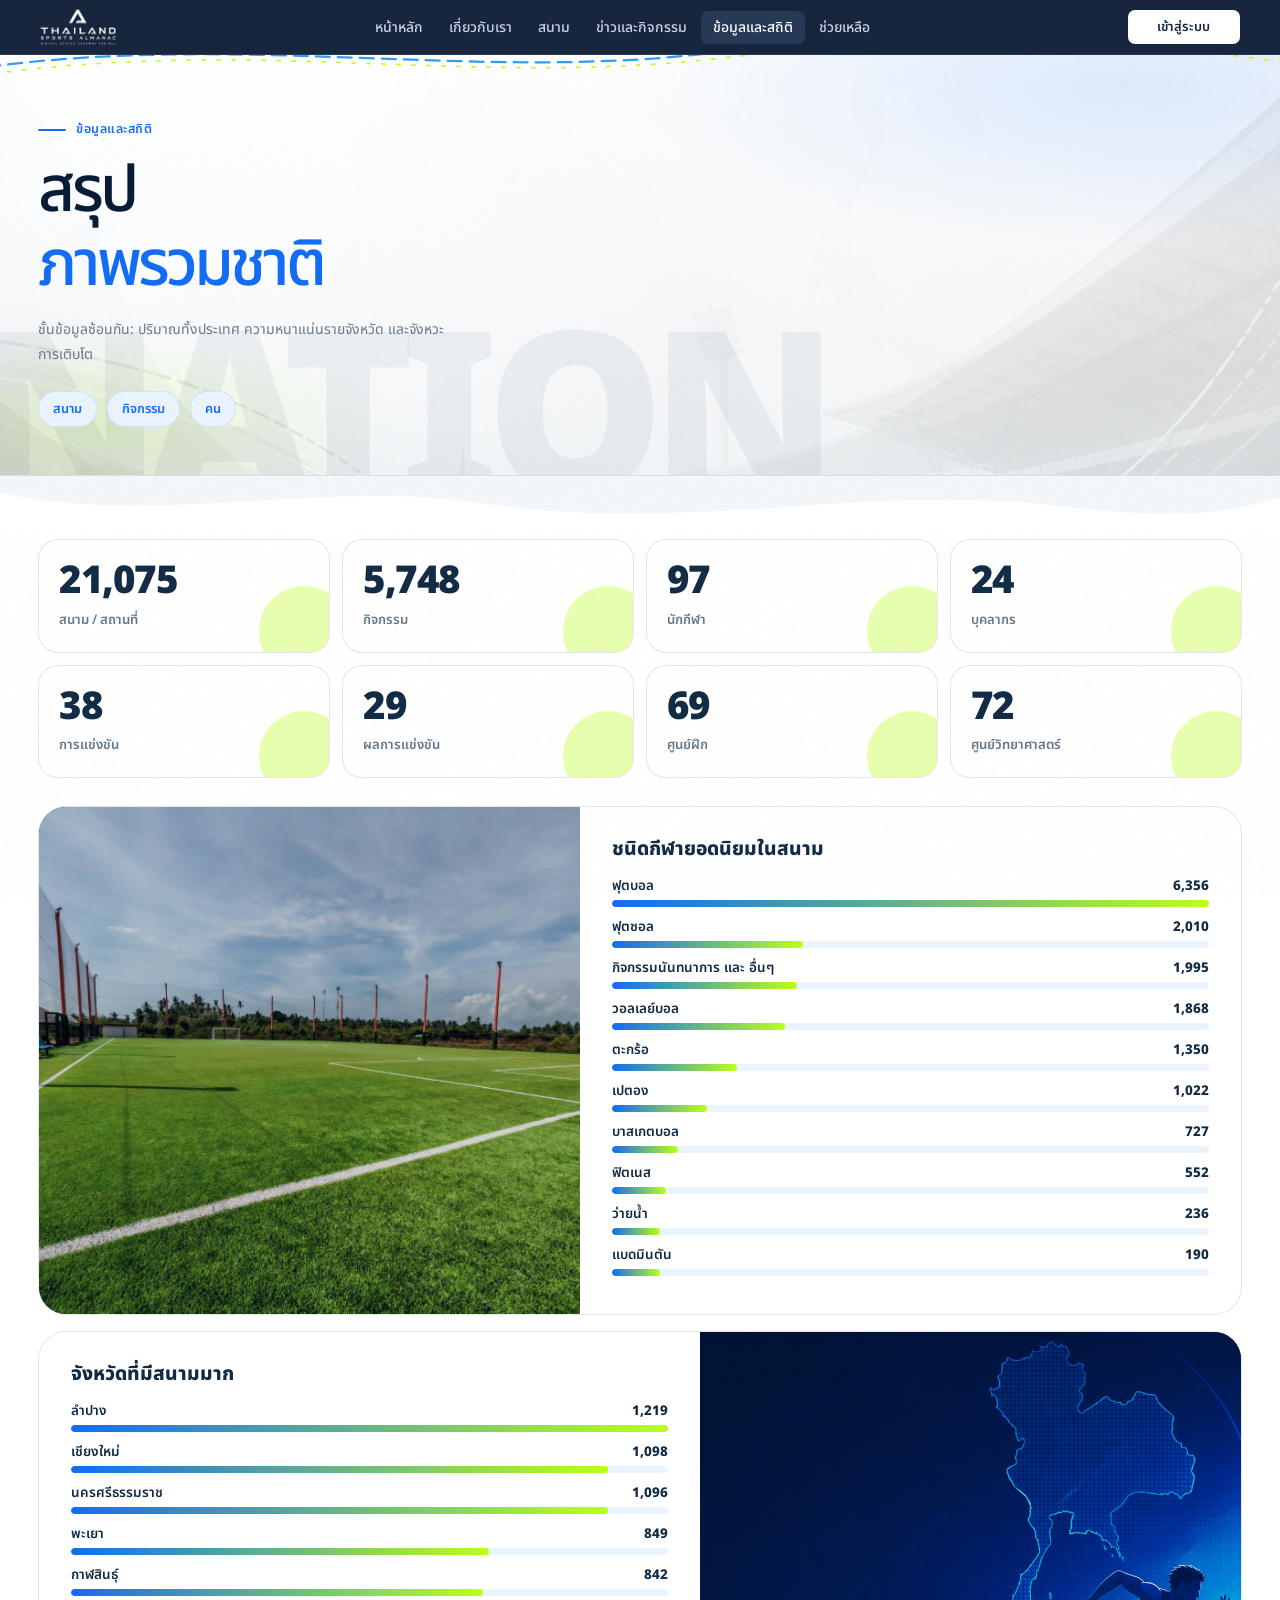
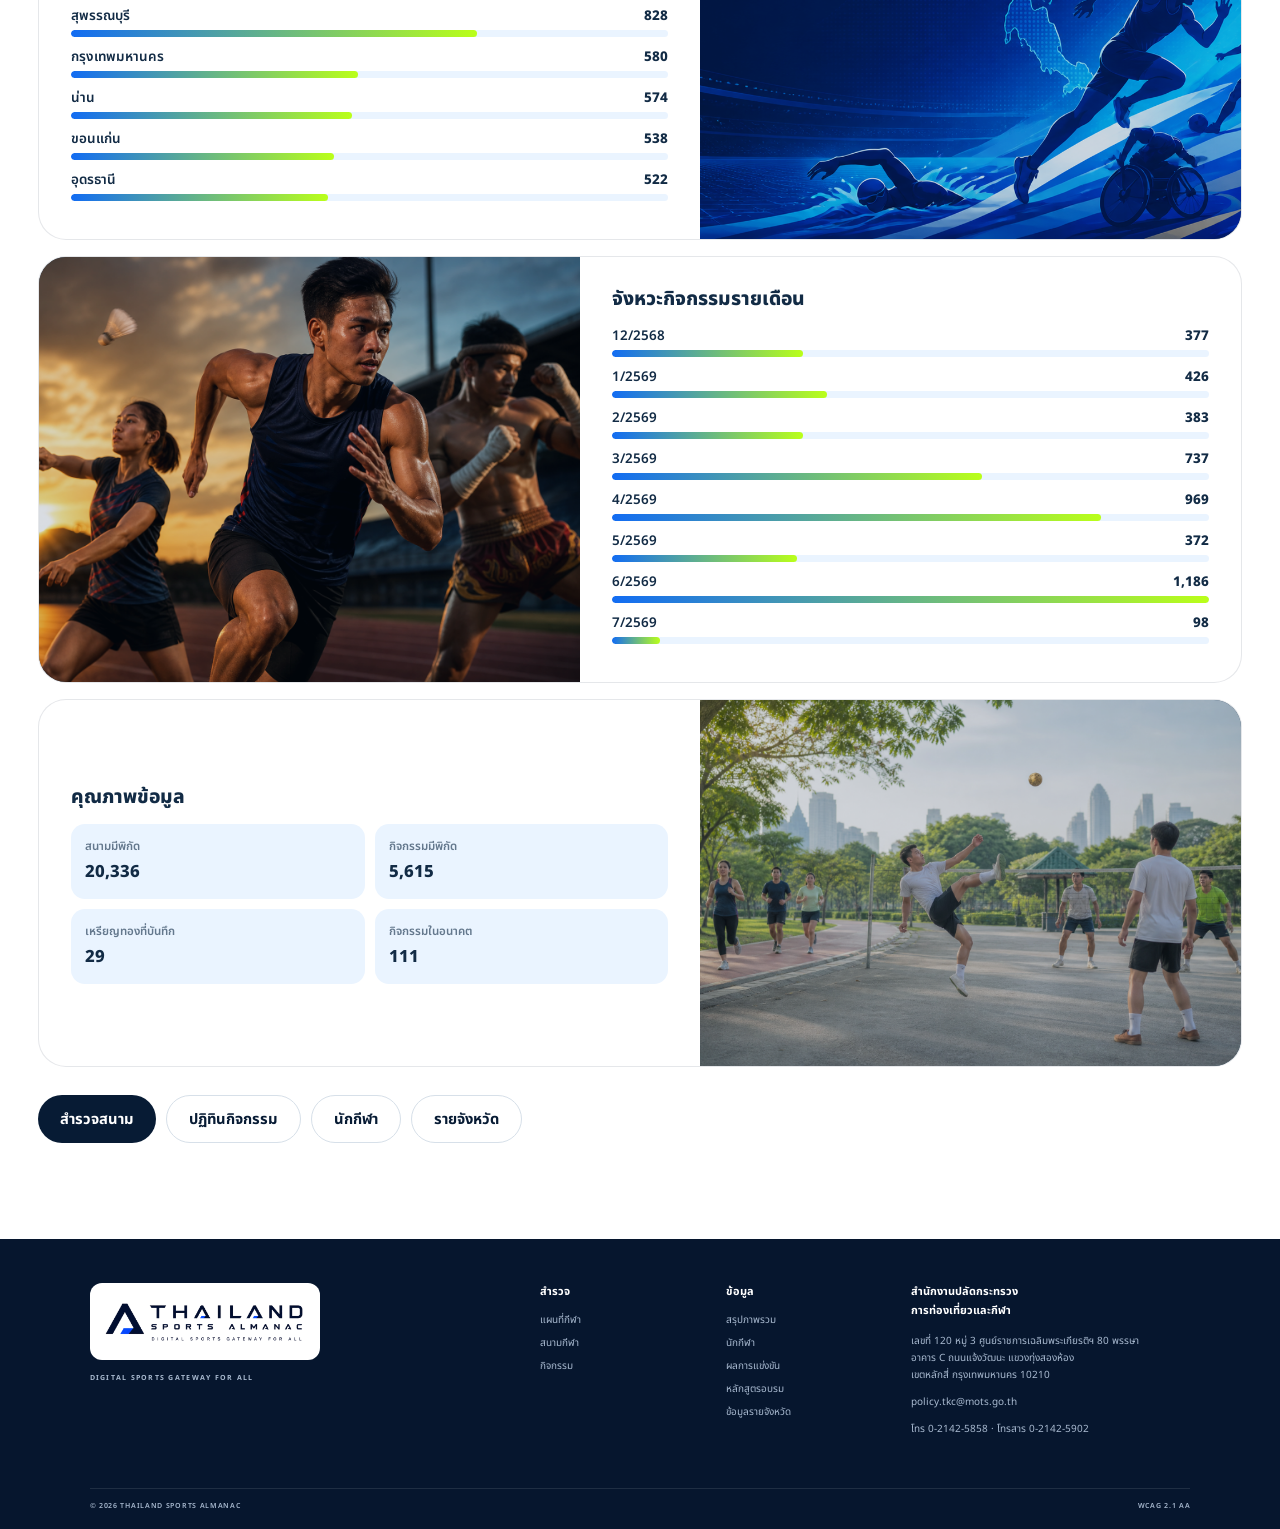
<file: overview.html>
<!doctype html>
<html lang="th">
<head>
  <meta charset="utf-8">
  <meta name="viewport" content="width=device-width,initial-scale=1">
  <script>
    if ('scrollRestoration' in history) history.scrollRestoration = 'manual';
    window.scrollTo(0, 0);
  </script>
  <meta name="description" content="สรุปภาพรวมข้อมูลกีฬาประเทศไทย">
  <meta name="theme-color" content="#0a2744">
  <title>สรุปภาพรวม — Thailand Sports Almanac</title>
  <link rel="icon" href="assets/images/logo-new-transparent.png" type="image/png">
  <link rel="preconnect" href="https://fonts.googleapis.com">
  <link rel="preconnect" href="https://fonts.gstatic.com" crossorigin>
  <link href="https://fonts.googleapis.com/css2?family=Noto+Sans+Thai:wght@300..900&display=swap" rel="stylesheet">
  <link rel="stylesheet" href="assets/site-nav.css?v=20260820-2">
<link rel="stylesheet" href="assets/visitor-gateway.css?v=20260820-38">
  <link rel="stylesheet" href="assets/portal.css?v=20260820-2">
  <link rel="stylesheet" href="assets/login-modal.css?v=20260820-7">
  <link rel="stylesheet" href="assets/site-foundation.css?v=20260820-11">
  <link rel="stylesheet" href="assets/site-header.css?v=20261102-2">
  <link href="https://fonts.googleapis.com/css2?family=Noto+Sans+Thai:wght@100..900&family=Sarabun:ital,wght@0,100;0,200;0,300;0,400;0,500;0,600;0,700;0,800;1,100;1,200;1,300;1,400;1,500;1,600;1,700;1,800&display=swap" rel="stylesheet">
</head>
<body id="top" class="portal-page overview-page tpl-list">
  <a class="skip" href="#main">ข้ามไปยังเนื้อหาหลัก</a>
  <div class="noise" aria-hidden="true"></div>
  <header class="nav-shell">
    <a class="brand" href="index.html#top" aria-label="หน้าหลัก"><img src="assets/images/logo-white.png" alt="Thailand Sports Almanac" width="97" height="46"></a>
    <nav class="desktop-nav" aria-label="เมนูหลัก">
      <a class="nav-primary-link" href="index.html">หน้าหลัก</a>
      <a class="nav-primary-link" href="abouts.html">เกี่ยวกับเรา</a>
      <div class="nav-group">
        <button class="nav-primary-link nav-dropdown-trigger" type="button" aria-expanded="false">สนาม <span>⌄</span></button>
        <div class="nav-dropdown venue-dropdown">
          <a href="venues.html?type=stadium">สนามกีฬา</a>
          <a href="venues.html?type=multipurpose">อาคารอเนกประสงค์</a>
          <a href="venues.html?type=public">ลานกีฬา / สวนสาธารณะ</a>
          <a href="venues.html?type=fitness">ฟิตเนส / ยิม</a>
          <a href="venues.html?type=training">ศูนย์ฝึกกีฬา</a>
          <a href="venues.html?type=science">ศูนย์วิทยาศาสตร์การกีฬา</a>
        </div>
      </div>
      <div class="nav-group">
        <button class="nav-primary-link nav-dropdown-trigger" type="button" aria-expanded="false">ข่าวและกิจกรรม <span>⌄</span></button>
        <div class="nav-dropdown compact-dropdown"><a href="index.html#events">ข่าวประกาศ</a><a href="activities.html">ปฏิทินกิจกรรม</a></div>
      </div>
      <div class="nav-group">
        <button class="nav-primary-link nav-dropdown-trigger" type="button" aria-expanded="false" aria-current="true">ข้อมูลและสถิติ <span>⌄</span></button>
        <div class="nav-dropdown compact-dropdown stats-dropdown">
          <div class="nav-subgroup">
            <b>แดชบอร์ด</b>
            <a href="athletes.html">นักกีฬา / บุคลากร</a>
            <a href="results.html">ผลการแข่งขัน</a>
            <a href="overview.html">สรุปภาพรวม</a>
            <a href="provinces.html">ข้อมูลรายจังหวัด</a>
          </div>
          <a href="courses.html">หลักสูตรอบรม</a>
          <a href="index.html#home-learning">คลังความรู้</a>
        </div>
      </div>
      <div class="nav-group">
        <button class="nav-primary-link nav-dropdown-trigger" type="button" aria-expanded="false">ช่วยเหลือ <span>⌄</span></button>
        <div class="nav-dropdown compact-dropdown"><a href="index.html#footer">คู่มือใช้งาน</a><a href="index.html#footer">คำถามที่พบบ่อย (FAQ)</a><a href="contact.html">ติดต่อเรา</a></div>
      </div>
    </nav>
    <div class="nav-actions"><a class="login" href="#login">เข้าสู่ระบบ</a><button class="menu-button" type="button" aria-label="เปิดเมนูหลัก" aria-expanded="false" aria-controls="mobile-menu"><i></i><i></i></button></div>
    <div class="mobile-menu" id="mobile-menu">
      <a class="mobile-direct" href="index.html">หน้าหลัก</a>
      <a class="mobile-direct" href="abouts.html">เกี่ยวกับเรา</a>
      <div class="mobile-accordion"><button class="mobile-accordion-trigger" type="button" aria-expanded="false">สนาม <span>＋</span></button><div class="mobile-submenu"><a href="venues.html?type=stadium">สนามกีฬา</a><a href="venues.html?type=multipurpose">อาคารอเนกประสงค์</a><a href="venues.html?type=public">ลานกีฬา / สวนสาธารณะ</a><a href="venues.html?type=fitness">ฟิตเนส / ยิม</a><a href="venues.html?type=training">ศูนย์ฝึกกีฬา</a><a href="venues.html?type=science">ศูนย์วิทยาศาสตร์การกีฬา</a></div></div>
      <div class="mobile-accordion"><button class="mobile-accordion-trigger" type="button" aria-expanded="false">ข่าวและกิจกรรม <span>＋</span></button><div class="mobile-submenu"><a href="index.html#events">ข่าวประกาศ</a><a href="activities.html">ปฏิทินกิจกรรม</a></div></div>
      <div class="mobile-accordion"><button class="mobile-accordion-trigger" type="button" aria-expanded="false">ข้อมูลและสถิติ <span>＋</span></button><div class="mobile-submenu"><b>แดชบอร์ด</b><a class="nav-nested" href="athletes.html">นักกีฬา / บุคลากร</a><a class="nav-nested" href="results.html">ผลการแข่งขัน</a><a class="nav-nested" href="overview.html">สรุปภาพรวม</a><a class="nav-nested" href="provinces.html">ข้อมูลรายจังหวัด</a><a href="courses.html">หลักสูตรอบรม</a><a href="index.html#home-learning">คลังความรู้</a></div></div>
      <div class="mobile-accordion"><button class="mobile-accordion-trigger" type="button" aria-expanded="false">ช่วยเหลือ <span>＋</span></button><div class="mobile-submenu"><a href="index.html#footer">คู่มือใช้งาน</a><a href="index.html#footer">คำถามที่พบบ่อย (FAQ)</a><a href="contact.html">ติดต่อเรา</a></div></div>
    </div>
  </header>
  <div class="site-nav-swoosh" aria-hidden="true"><svg viewBox="0 0 1440 120" preserveAspectRatio="none"><path class="swoosh-main" d="M-40 92C260 18 520 112 790 62S1190 7 1480 72"/><path class="swoosh-accent" d="M-25 103C278 29 520 122 798 72S1195 18 1470 83"/></svg></div>
  <main id="main">
    <section class="fp-mast">
      <div class="fp-mast-media" aria-hidden="true"><img src="assets/images/about-depth.jpg" alt="" decoding="async"></div>
      <div class="fp-mast-watermark" aria-hidden="true">NATION</div>
      <div class="fp-mast-inner">
        <p class="fp-eyebrow">ข้อมูลและสถิติ</p>
        <h1>สรุป<br><em>ภาพรวมชาติ</em></h1>
        <p class="fp-mast-lead">ชั้นข้อมูลซ้อนกัน: ปริมาณทั้งประเทศ ความหนาแน่นรายจังหวัด และจังหวะการเติบโต</p>
        <div class="fp-mast-meta"><span class="fp-chip">สนาม</span><span class="fp-chip">กิจกรรม</span><span class="fp-chip">คน</span></div>
      </div>
    </section>
    <div class="fp-swoosh" aria-hidden="true">
      <svg viewBox="0 0 1440 56" preserveAspectRatio="none" focusable="false">
        <path fill="currentColor" d="M0,18 C180,52 360,4 540,28 C780,60 980,6 1200,32 C1320,44 1380,40 1440,22 L1440,56 L0,56 Z"></path>
      </svg>
    </div>
    <div class="fp-stage">
      <div id="ov-skeleton" class="fp-skel"></div>
      <div class="fp-stats" id="ov-stats" style="grid-template-columns:repeat(4,minmax(0,1fr))"></div>

      <div class="fp-layers">
        <section class="fp-layer fp-reveal">
          <div class="fp-layer-visual"><img src="assets/images/stadium-1.jpg" alt="" loading="lazy"></div>
          <div class="fp-layer-body">
            <h2>ชนิดกีฬายอดนิยมในสนาม</h2>
            <div id="ov-sports"></div>
          </div>
        </section>
        <section class="fp-layer fp-reveal">
          <div class="fp-layer-visual"><img src="assets/images/hero-sports-thailand.png" alt="" loading="lazy"></div>
          <div class="fp-layer-body">
            <h2>จังหวัดที่มีสนามมาก</h2>
            <div id="ov-provinces"></div>
          </div>
        </section>
        <section class="fp-layer fp-reveal">
          <div class="fp-layer-visual"><img src="assets/images/about-hero.jpg" alt="" loading="lazy"></div>
          <div class="fp-layer-body">
            <h2>จังหวะกิจกรรมรายเดือน</h2>
            <div id="ov-growth"></div>
          </div>
        </section>
        <section class="fp-layer fp-reveal">
          <div class="fp-layer-visual"><img src="assets/images/about-human.jpg" alt="" loading="lazy"></div>
          <div class="fp-layer-body">
            <h2>คุณภาพข้อมูล</h2>
            <div id="ov-quality"></div>
          </div>
        </section>
      </div>

      <div class="fp-cta-row">
        <a class="fp-btn" href="venues.html">สำรวจสนาม</a>
        <a class="fp-btn fp-btn-ghost" href="activities.html">ปฏิทินกิจกรรม</a>
        <a class="fp-btn fp-btn-ghost" href="athletes.html">นักกีฬา</a>
        <a class="fp-btn fp-btn-ghost" href="provinces.html">รายจังหวัด</a>
      </div>
    </div>
  </main>

  <footer id="footer">
    <div class="footer-brand"><img src="assets/images/logo-new-transparent.png" alt="Thailand Sports Almanac"><p>DIGITAL SPORTS GATEWAY FOR ALL</p></div>
    <div><h3>สำรวจ</h3><a href="index.html#nation">แผนที่กีฬา</a><a href="venues.html">สนามกีฬา</a><a href="activities.html">กิจกรรม</a></div>
    <div><h3>ข้อมูล</h3><a href="overview.html">สรุปภาพรวม</a><a href="athletes.html">นักกีฬา</a><a href="results.html">ผลการแข่งขัน</a><a href="courses.html">หลักสูตรอบรม</a><a href="provinces.html">ข้อมูลรายจังหวัด</a></div>
    <address><h3>สำนักงานปลัดกระทรวง<br>การท่องเที่ยวและกีฬา</h3><p>เลขที่ 120 หมู่ 3 ศูนย์ราชการเฉลิมพระเกียรติฯ 80 พรรษา<br>อาคาร C ถนนแจ้งวัฒนะ แขวงทุ่งสองห้อง<br>เขตหลักสี่ กรุงเทพมหานคร 10210</p><a href="mailto:policy.tkc@mots.go.th">policy.tkc@mots.go.th</a><p>โทร 0-2142-5858 · โทรสาร 0-2142-5902</p></address>
    <div class="footer-bottom"><span>© 2026 THAILAND SPORTS ALMANAC</span><span>WCAG 2.1 AA</span></div>
  </footer>

  <script src="assets/design-language.js?v=20260820-3"></script>
  <script src="assets/portal-nav.js?v=20260820-4"></script>
  <script src="assets/login-modal.js?v=20260820-7"></script>
  <script src="assets/overview.js?v=20260820-2"></script>
</body>
</html>
</file>
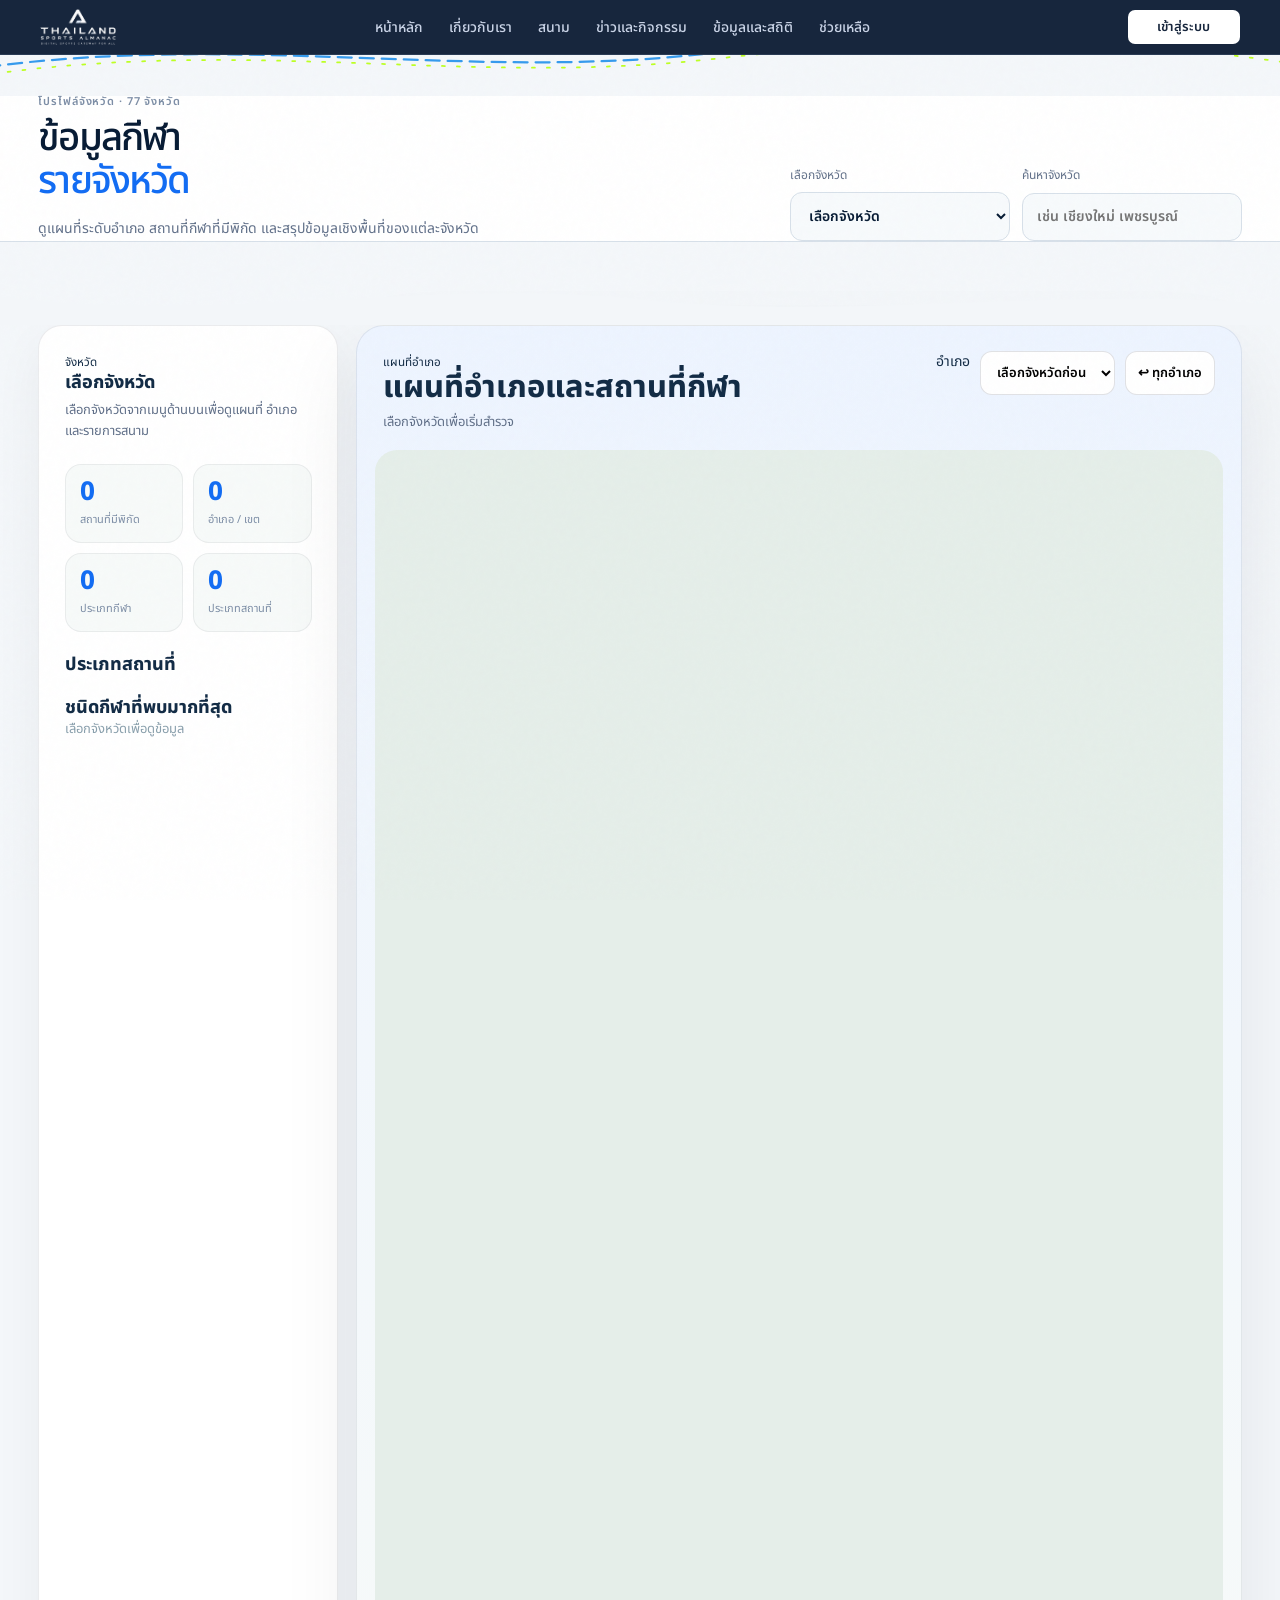
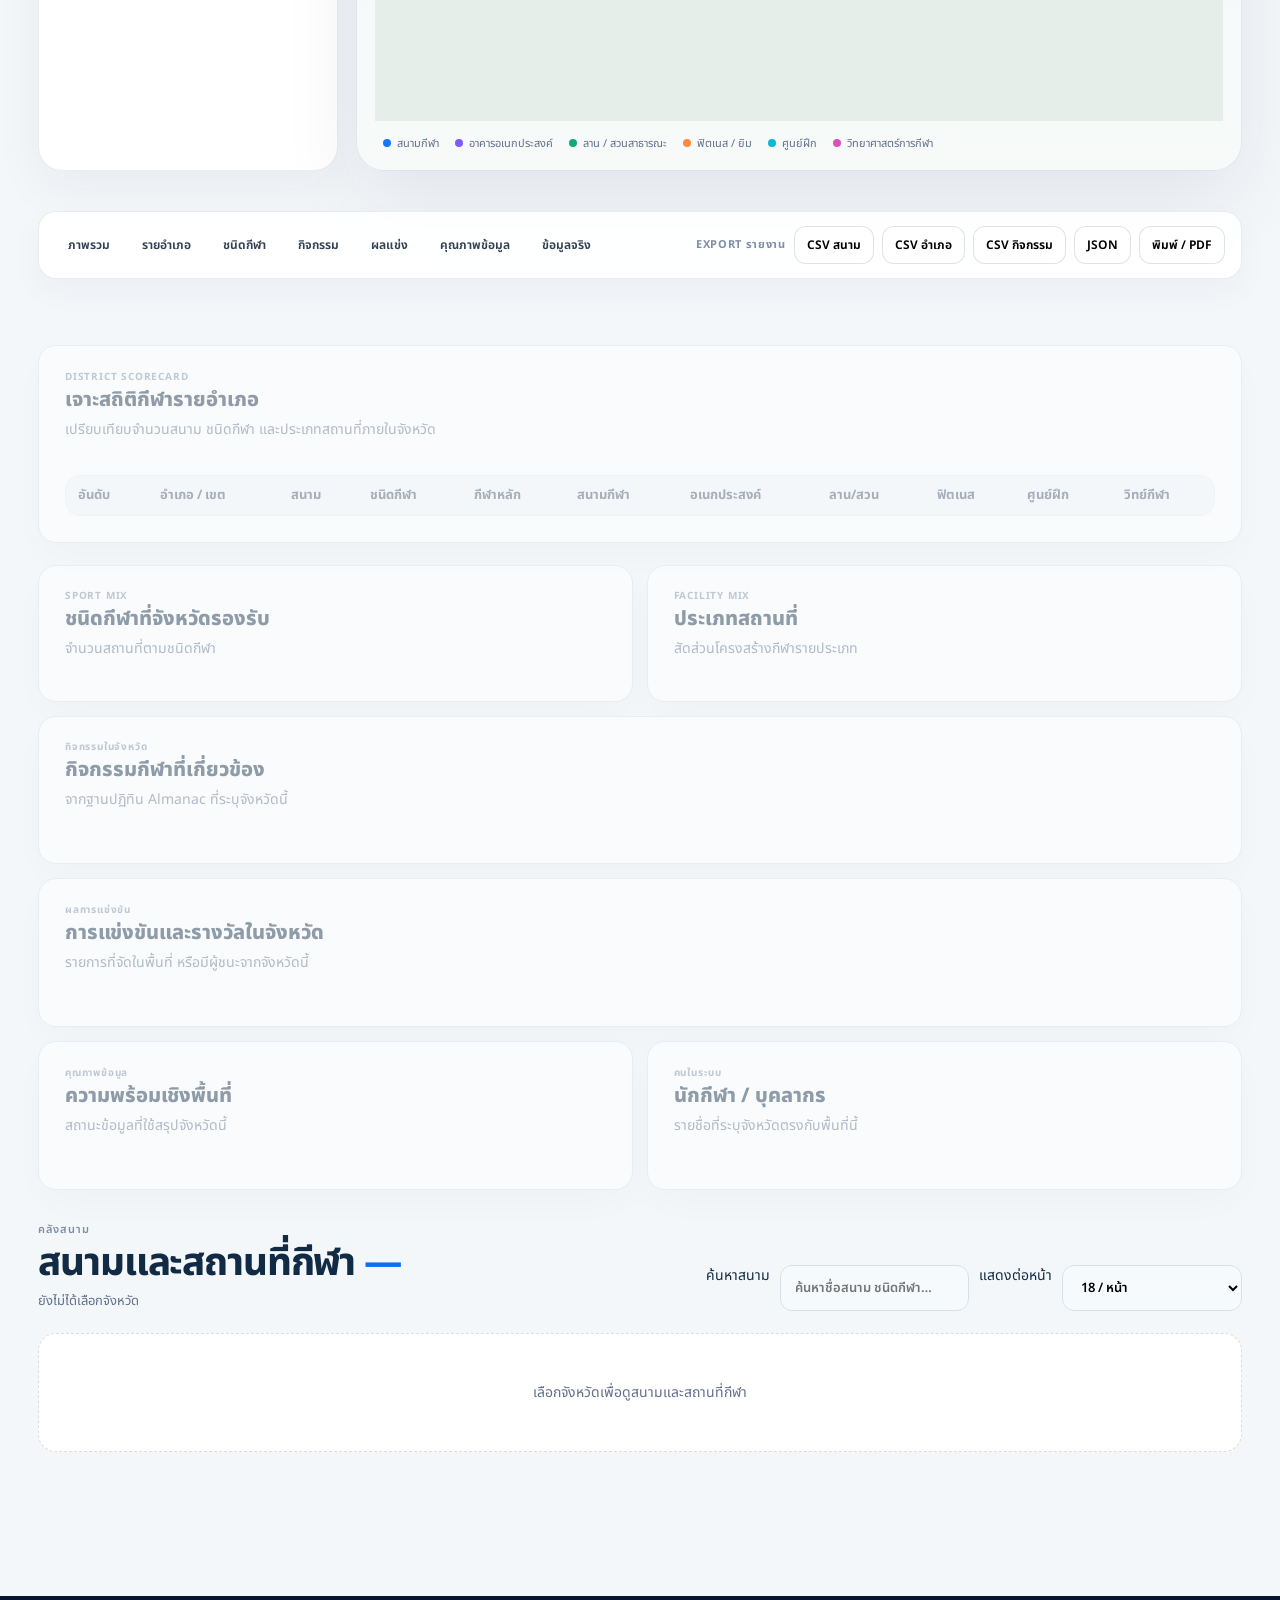
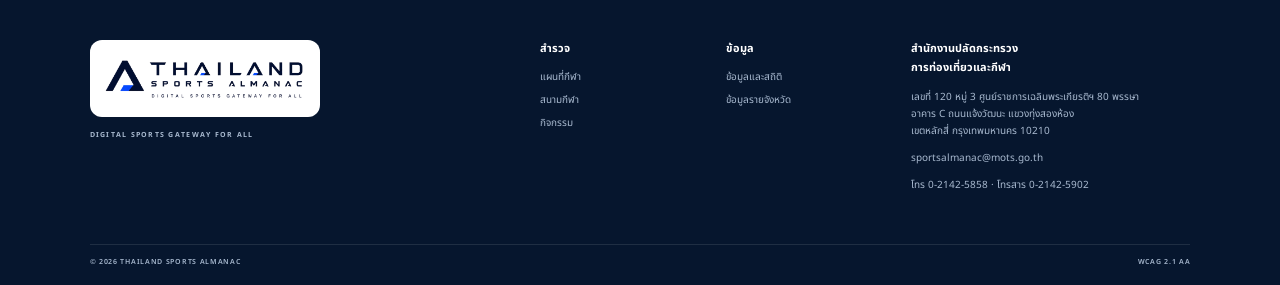
<file: provinces.html>
<!doctype html>
<html lang="th">
<head>
  <meta charset="utf-8">
  <meta name="viewport" content="width=device-width,initial-scale=1">
  <script>
    if ('scrollRestoration' in history) history.scrollRestoration = 'manual';
    window.scrollTo(0, 0);
  </script>
  <meta name="description" content="ข้อมูลกีฬารายจังหวัด — แผนที่อำเภอ สถานที่กีฬา และสถิติครบ 77 จังหวัด">
  <meta name="theme-color" content="#f6f6f2">
  <title>ข้อมูลรายจังหวัด — Thailand Sports Almanac</title>
  <link rel="icon" href="assets/images/logo-new-transparent.png" type="image/png">
  <link rel="preconnect" href="https://fonts.googleapis.com">
  <link rel="preconnect" href="https://fonts.gstatic.com" crossorigin>
  <link href="https://fonts.googleapis.com/css2?family=Noto+Sans+Thai:wght@300..900&display=swap" rel="stylesheet">
  <link rel="stylesheet" href="assets/site-nav.css?v=20260820-2">
<link rel="stylesheet" href="assets/visitor-gateway.css?v=20260820-38">
  <link rel="stylesheet" href="assets/design-language.css?v=20260820-4">
  <link rel="stylesheet" href="assets/province-page.css?v=20260820-17">
  <link rel="stylesheet" href="assets/venues.css?v=20260820-5">
  <link rel="stylesheet" href="assets/login-modal.css?v=20260820-7">
  <link rel="stylesheet" href="assets/site-foundation.css?v=20260820-11">
  <link rel="stylesheet" href="assets/site-header.css?v=20261102-2">
  <link href="https://fonts.googleapis.com/css2?family=Noto+Sans+Thai:wght@100..900&family=Sarabun:ital,wght@0,100;0,200;0,300;0,400;0,500;0,600;0,700;0,800;1,100;1,200;1,300;1,400;1,500;1,600;1,700;1,800&display=swap" rel="stylesheet">
</head>
<body id="top" class="province-shell tpl-detail-map">
  <a class="skip" href="#main">ข้ามไปยังเนื้อหาหลัก</a>
  <div class="noise" aria-hidden="true"></div>
  <header class="nav-shell">
    <a class="brand" href="index.html#top" aria-label="หน้าหลัก"><img src="assets/images/logo-white.png" alt="Thailand Sports Almanac" width="97" height="46"></a>
    <nav class="desktop-nav" aria-label="เมนูหลัก">
      <a class="nav-primary-link" href="index.html">หน้าหลัก</a>
      <a class="nav-primary-link" href="abouts.html">เกี่ยวกับเรา</a>
      <div class="nav-group">
        <button class="nav-primary-link nav-dropdown-trigger" type="button" aria-expanded="false">สนาม <span>⌄</span></button>
        <div class="nav-dropdown venue-dropdown">
          <a href="venues.html?type=stadium">สนามกีฬา</a>
          <a href="venues.html?type=multipurpose">อาคารอเนกประสงค์</a>
          <a href="venues.html?type=public">ลานกีฬา / สวนสาธารณะ</a>
          <a href="venues.html?type=fitness">ฟิตเนส / ยิม</a>
          <a href="venues.html?type=training">ศูนย์ฝึกกีฬา</a>
          <a href="venues.html?type=science">ศูนย์วิทยาศาสตร์การกีฬา</a>
        </div>
      </div>
      <div class="nav-group">
        <button class="nav-primary-link nav-dropdown-trigger" type="button" aria-expanded="false">ข่าวและกิจกรรม <span>⌄</span></button>
        <div class="nav-dropdown compact-dropdown"><a href="index.html#events">ข่าวประกาศ</a><a href="activities.html">ปฏิทินกิจกรรม</a></div>
      </div>
      <div class="nav-group">
        <button class="nav-primary-link nav-dropdown-trigger" type="button" aria-expanded="false">ข้อมูลและสถิติ <span>⌄</span></button>
        <div class="nav-dropdown compact-dropdown stats-dropdown">
          <div class="nav-subgroup">
            <b>แดชบอร์ด</b>
            <a href="athletes.html">นักกีฬา / บุคลากร</a>
            <a href="results.html">ผลการแข่งขัน</a>
            <a href="overview.html">สรุปภาพรวม</a>
            <a href="provinces.html" aria-current="page">ข้อมูลรายจังหวัด</a>
          </div>
          <a href="courses.html">หลักสูตรอบรม</a>
          <a href="index.html#home-learning">คลังความรู้</a>
        </div>
      </div>
      <div class="nav-group">
        <button class="nav-primary-link nav-dropdown-trigger" type="button" aria-expanded="false">ช่วยเหลือ <span>⌄</span></button>
        <div class="nav-dropdown compact-dropdown"><a href="index.html#footer">คู่มือใช้งาน</a><a href="index.html#footer">คำถามที่พบบ่อย (FAQ)</a><a href="contact.html">ติดต่อเรา</a></div>
      </div>
    </nav>
    <div class="nav-actions"><a class="login" href="#login">เข้าสู่ระบบ</a><button class="menu-button" type="button" aria-label="เปิดเมนูหลัก" aria-expanded="false" aria-controls="mobile-menu"><i></i><i></i></button></div>
    <div class="mobile-menu" id="mobile-menu">
      <a class="mobile-direct" href="index.html">หน้าหลัก</a>
      <a class="mobile-direct" href="abouts.html">เกี่ยวกับเรา</a>
      <div class="mobile-accordion"><button class="mobile-accordion-trigger" type="button" aria-expanded="false">สนาม <span>＋</span></button><div class="mobile-submenu"><a href="venues.html?type=stadium">สนามกีฬา</a><a href="venues.html?type=multipurpose">อาคารอเนกประสงค์</a><a href="venues.html?type=public">ลานกีฬา / สวนสาธารณะ</a><a href="venues.html?type=fitness">ฟิตเนส / ยิม</a><a href="venues.html?type=training">ศูนย์ฝึกกีฬา</a><a href="venues.html?type=science">ศูนย์วิทยาศาสตร์การกีฬา</a></div></div>
      <div class="mobile-accordion"><button class="mobile-accordion-trigger" type="button" aria-expanded="false">ข่าวและกิจกรรม <span>＋</span></button><div class="mobile-submenu"><a href="index.html#events">ข่าวประกาศ</a><a href="activities.html">ปฏิทินกิจกรรม</a></div></div>
      <div class="mobile-accordion"><button class="mobile-accordion-trigger" type="button" aria-expanded="false">ข้อมูลและสถิติ <span>＋</span></button><div class="mobile-submenu"><b>แดชบอร์ด</b><a class="nav-nested" href="athletes.html">นักกีฬา / บุคลากร</a><a class="nav-nested" href="results.html">ผลการแข่งขัน</a><a class="nav-nested" href="overview.html">สรุปภาพรวม</a><a class="nav-nested" href="provinces.html">ข้อมูลรายจังหวัด</a><a href="courses.html">หลักสูตรอบรม</a><a href="index.html#home-learning">คลังความรู้</a></div></div>
      <div class="mobile-accordion"><button class="mobile-accordion-trigger" type="button" aria-expanded="false">ช่วยเหลือ <span>＋</span></button><div class="mobile-submenu"><a href="index.html#footer">คู่มือใช้งาน</a><a href="index.html#footer">คำถามที่พบบ่อย (FAQ)</a><a href="contact.html">ติดต่อเรา</a></div></div>
    </div>
  </header>
  <div class="site-nav-swoosh" aria-hidden="true"><svg viewBox="0 0 1440 120" preserveAspectRatio="none"><path class="swoosh-main" d="M-40 92C260 18 520 112 790 62S1190 7 1480 72"/><path class="swoosh-accent" d="M-25 103C278 29 520 122 798 72S1195 18 1470 83"/></svg></div>

  <main id="main" class="province-page">
    <div class="province-page-loading" id="province-page-loading">กำลังโหลดข้อมูลรายจังหวัด…</div>

    <section class="province-page-hero dl-reveal" id="province-page-main">
      <div>
        <small>โปรไฟล์จังหวัด · 77 จังหวัด</small>
        <h1>ข้อมูลกีฬา<br><em>รายจังหวัด</em></h1>
        <p>ดูแผนที่ระดับอำเภอ สถานที่กีฬาที่มีพิกัด และสรุปข้อมูลเชิงพื้นที่ของแต่ละจังหวัด</p>
      </div>
      <div class="province-page-tools">
        <label>เลือกจังหวัด
          <select id="province-page-select" aria-label="เลือกจังหวัด"></select>
        </label>
        <label>ค้นหาจังหวัด
          <input id="province-page-search" type="search" placeholder="เช่น เชียงใหม่ เพชรบูรณ์" autocomplete="off">
        </label>
      </div>
    </section>

    <div class="dl-swoosh" aria-hidden="true" style="color:#f3f6f9">
      <svg viewBox="0 0 1440 64" preserveAspectRatio="none" focusable="false">
        <path fill="currentColor" d="M0,26 C240,64 480,0 720,30 C960,60 1200,10 1440,38 L1440,64 L0,64 Z"></path>
      </svg>
    </div>

    <div class="province-page-layout dl-reveal">
      <aside class="province-page-sidebar" aria-labelledby="province-sidebar-title">
        <div>
          <small>จังหวัด</small>
          <h2 id="province-page-name">—</h2>
          <p id="province-page-summary">กำลังโหลดข้อมูล…</p>
        </div>
        <div class="province-kpi-grid" aria-label="สรุปจังหวัด">
          <div><strong id="province-stat-total">0</strong><span>สถานที่มีพิกัด</span></div>
          <div><strong id="province-stat-districts">0</strong><span>อำเภอ / เขต</span></div>
          <div><strong id="province-stat-sports">0</strong><span>ประเภทกีฬา</span></div>
          <div><strong id="province-stat-types">0</strong><span>ประเภทสถานที่</span></div>
        </div>
        <div>
          <h3 id="province-sidebar-title">ประเภทสถานที่</h3>
          <div class="province-category-grid" id="province-category-grid"></div>
        </div>
        <div>
          <h3>ชนิดกีฬาที่พบมากที่สุด</h3>
          <ol class="province-top-sports" id="province-top-sports"></ol>
        </div>
      </aside>

      <section class="province-map-panel" aria-label="แผนที่จังหวัด">
        <div class="province-map-head">
          <div>
            <small>แผนที่อำเภอ</small>
            <h2 id="province-map-title">แผนที่อำเภอและสถานที่กีฬา</h2>
            <p id="province-map-note">กำลังโหลดหมุดบนแผนที่…</p>
          </div>
          <div class="province-map-actions">
            <label class="visually-hidden" for="province-district-select">อำเภอ</label>
            <select id="province-district-select" aria-label="กรองตามอำเภอ"><option value="">ทุกอำเภอ</option></select>
            <button type="button" id="province-map-reset">↩ ทุกอำเภอ</button>
          </div>
        </div>
        <div class="province-map-stage" id="province-map-stage">
          <svg id="province-map-svg" viewBox="0 0 600 900" xmlns="http://www.w3.org/2000/svg" aria-label="แผนที่จังหวัดแสดงอำเภอและสถานที่กีฬา">
            <g id="province-map-group">
              <path id="province-boundary-path" fill="rgba(22,119,255,.08)" stroke="#1677ff" stroke-width="1.6" vector-effect="non-scaling-stroke"></path>
              <g id="province-map-districts"></g>
              <g id="province-map-venues"></g>
              <g id="province-map-labels"></g>
            </g>
          </svg>
          <div class="province-map-tooltip" id="province-map-tooltip" role="status"></div>
        </div>
        <div class="province-map-key" aria-hidden="true">
          <span><i style="background:#1677ff"></i>สนามกีฬา</span>
          <span><i style="background:#7c5cff"></i>อาคารอเนกประสงค์</span>
          <span><i style="background:#14a87b"></i>ลาน / สวนสาธารณะ</span>
          <span><i style="background:#ff8a3d"></i>ฟิตเนส / ยิม</span>
          <span><i style="background:#0db7d6"></i>ศูนย์ฝึก</span>
          <span><i style="background:#d954b8"></i>วิทยาศาสตร์การกีฬา</span>
        </div>
      </section>
    </div>

    </div>

    <section class="province-report dl-reveal" id="province-report" aria-label="สรุปผลรายจังหวัด">
      <div class="province-report-bar">
        <nav class="province-story-nav" aria-label="หัวข้อสรุปจังหวัด">
          <a href="#province-report-kpis">ภาพรวม</a>
          <a href="#district-intelligence">รายอำเภอ</a>
          <a href="#province-sport-mix">ชนิดกีฬา</a>
          <a href="#province-activity-report">กิจกรรม</a>
          <a href="#province-results-report">ผลแข่ง</a>
          <a href="#province-quality-report">คุณภาพข้อมูล</a>
          <a href="#venue-archive">ข้อมูลจริง</a>
        </nav>
        <div class="province-export" role="group" aria-label="ส่งออกรายงาน">
          <span>Export รายงาน</span>
          <button type="button" data-export="csv-venues">CSV สนาม</button>
          <button type="button" data-export="csv-districts">CSV อำเภอ</button>
          <button type="button" data-export="csv-events">CSV กิจกรรม</button>
          <button type="button" data-export="json">JSON</button>
          <button type="button" data-export="print">พิมพ์ / PDF</button>
        </div>
      </div>

      <div class="province-metric-strip" id="province-report-kpis" aria-label="ตัวชี้วัดจังหวัด"></div>
      <div class="province-insight-stack" id="province-insight-stack"></div>

      <section class="province-report-block" id="district-intelligence">
        <header class="province-report-head">
          <div>
            <small>DISTRICT SCORECARD</small>
            <h2>เจาะสถิติกีฬารายอำเภอ</h2>
            <p>เปรียบเทียบจำนวนสนาม ชนิดกีฬา และประเภทสถานที่ภายในจังหวัด</p>
          </div>
          <span id="province-district-table-note"></span>
        </header>
        <div class="province-district-bars" id="province-district-bars" aria-label="อันดับอำเภอตามจำนวนสนาม"></div>
        <div class="province-scorecard-scroll">
          <table class="province-scorecard">
            <thead>
              <tr>
                <th>อันดับ</th>
                <th>อำเภอ / เขต</th>
                <th>สนาม</th>
                <th>ชนิดกีฬา</th>
                <th>กีฬาหลัก</th>
                <th>สนามกีฬา</th>
                <th>อเนกประสงค์</th>
                <th>ลาน/สวน</th>
                <th>ฟิตเนส</th>
                <th>ศูนย์ฝึก</th>
                <th>วิทย์กีฬา</th>
              </tr>
            </thead>
            <tbody id="province-district-table"></tbody>
          </table>
        </div>
      </section>

      <div class="province-report-grid">
        <article class="province-panel" id="province-sport-mix">
          <header><small>SPORT MIX</small><h3>ชนิดกีฬาที่จังหวัดรองรับ</h3><p>จำนวนสถานที่ตามชนิดกีฬา</p></header>
          <div class="province-rank-bars" id="province-sport-bars"></div>
        </article>
        <article class="province-panel">
          <header><small>FACILITY MIX</small><h3>ประเภทสถานที่</h3><p>สัดส่วนโครงสร้างกีฬารายประเภท</p></header>
          <div class="province-rank-bars" id="province-type-bars"></div>
        </article>
        <article class="province-panel wide" id="province-activity-report">
          <header><small>กิจกรรมในจังหวัด</small><h3>กิจกรรมกีฬาที่เกี่ยวข้อง</h3><p>จากฐานปฏิทิน Almanac ที่ระบุจังหวัดนี้</p></header>
          <div id="province-event-summary" class="province-mini-kpis"></div>
          <div id="province-event-list" class="province-event-list"></div>
        </article>
        <article class="province-panel wide" id="province-results-report">
          <header><small>ผลการแข่งขัน</small><h3>การแข่งขันและรางวัลในจังหวัด</h3><p>รายการที่จัดในพื้นที่ หรือมีผู้ชนะจากจังหวัดนี้</p></header>
          <div id="province-result-summary" class="province-mini-kpis"></div>
          <div id="province-competition-list" class="province-competition-list"></div>
        </article>
        <article class="province-panel" id="province-quality-report">
          <header><small>คุณภาพข้อมูล</small><h3>ความพร้อมเชิงพื้นที่</h3><p>สถานะข้อมูลที่ใช้สรุปจังหวัดนี้</p></header>
          <div id="province-quality" class="province-quality-board"></div>
        </article>
        <article class="province-panel">
          <header><small>คนในระบบ</small><h3>นักกีฬา / บุคลากร</h3><p>รายชื่อที่ระบุจังหวัดตรงกับพื้นที่นี้</p></header>
          <div id="province-people-summary" class="province-mini-kpis"></div>
          <div id="province-people-list" class="province-people-list"></div>
        </article>
      </div>
    </section>

    <section class="venue-archive dl-reveal" id="venue-archive" aria-labelledby="venue-archive-title">
      <header class="venue-archive-head">
        <div>
          <small>คลังสนาม</small>
          <h2 id="venue-archive-title">สนามและสถานที่กีฬา <em id="venue-archive-province">—</em></h2>
          <p id="venue-archive-count">กรองตามจังหวัดและประเภทที่เลือก</p>
        </div>
        <div class="venue-archive-controls">
          <label class="visually-hidden" for="venue-archive-search">ค้นหาสนาม</label>
          <input id="venue-archive-search" type="search" placeholder="ค้นหาชื่อสนาม ชนิดกีฬา…" autocomplete="off">
          <label class="visually-hidden" for="venue-archive-per-page">แสดงต่อหน้า</label>
          <select id="venue-archive-per-page" aria-label="แสดงต่อหน้า">
            <option value="9">9 / หน้า</option>
            <option value="18" selected>18 / หน้า</option>
            <option value="27">27 / หน้า</option>
            <option value="36">36 / หน้า</option>
          </select>
        </div>
      </header>
      <div class="venue-archive-grid" id="venue-archive-grid" role="list"></div>
      <nav class="venue-archive-pagination" id="venue-archive-pagination" aria-label="เปลี่ยนหน้ารายการสนาม"></nav>
    </section>
  </main>

  <footer id="footer">
    <div class="footer-brand"><img src="assets/images/logo-new-transparent.png" alt="Thailand Sports Almanac"><p>DIGITAL SPORTS GATEWAY FOR ALL</p></div>
    <div><h3>สำรวจ</h3><a href="index.html#nation">แผนที่กีฬา</a><a href="index.html#places">สนามกีฬา</a><a href="index.html#events">กิจกรรม</a></div>
    <div><h3>ข้อมูล</h3><a href="dashboard.html">ข้อมูลและสถิติ</a><a href="provinces.html">ข้อมูลรายจังหวัด</a></div>
    <address><h3>สำนักงานปลัดกระทรวง<br>การท่องเที่ยวและกีฬา</h3><p>เลขที่ 120 หมู่ 3 ศูนย์ราชการเฉลิมพระเกียรติฯ 80 พรรษา<br>อาคาร C ถนนแจ้งวัฒนะ แขวงทุ่งสองห้อง<br>เขตหลักสี่ กรุงเทพมหานคร 10210</p><a href="mailto:sportsalmanac@mots.go.th">sportsalmanac@mots.go.th</a><p>โทร 0-2142-5858 · โทรสาร 0-2142-5902</p></address>
    <div class="footer-bottom"><span>© 2026 THAILAND SPORTS ALMANAC</span><span>WCAG 2.1 AA</span></div>
  </footer>

  <script src="assets/design-language.js?v=20260820-1"></script>
  <script src="assets/abouts.js?v=20260820-4"></script>
  <script src="assets/venue-extras.js?v=20260820-3"></script>
  <script src="assets/province-page.js?v=20260820-16"></script>
  <script src="assets/portal-nav.js?v=20260820-4"></script>
  <script src="assets/login-modal.js?v=20260820-7"></script>
</body>
</html>
</file>
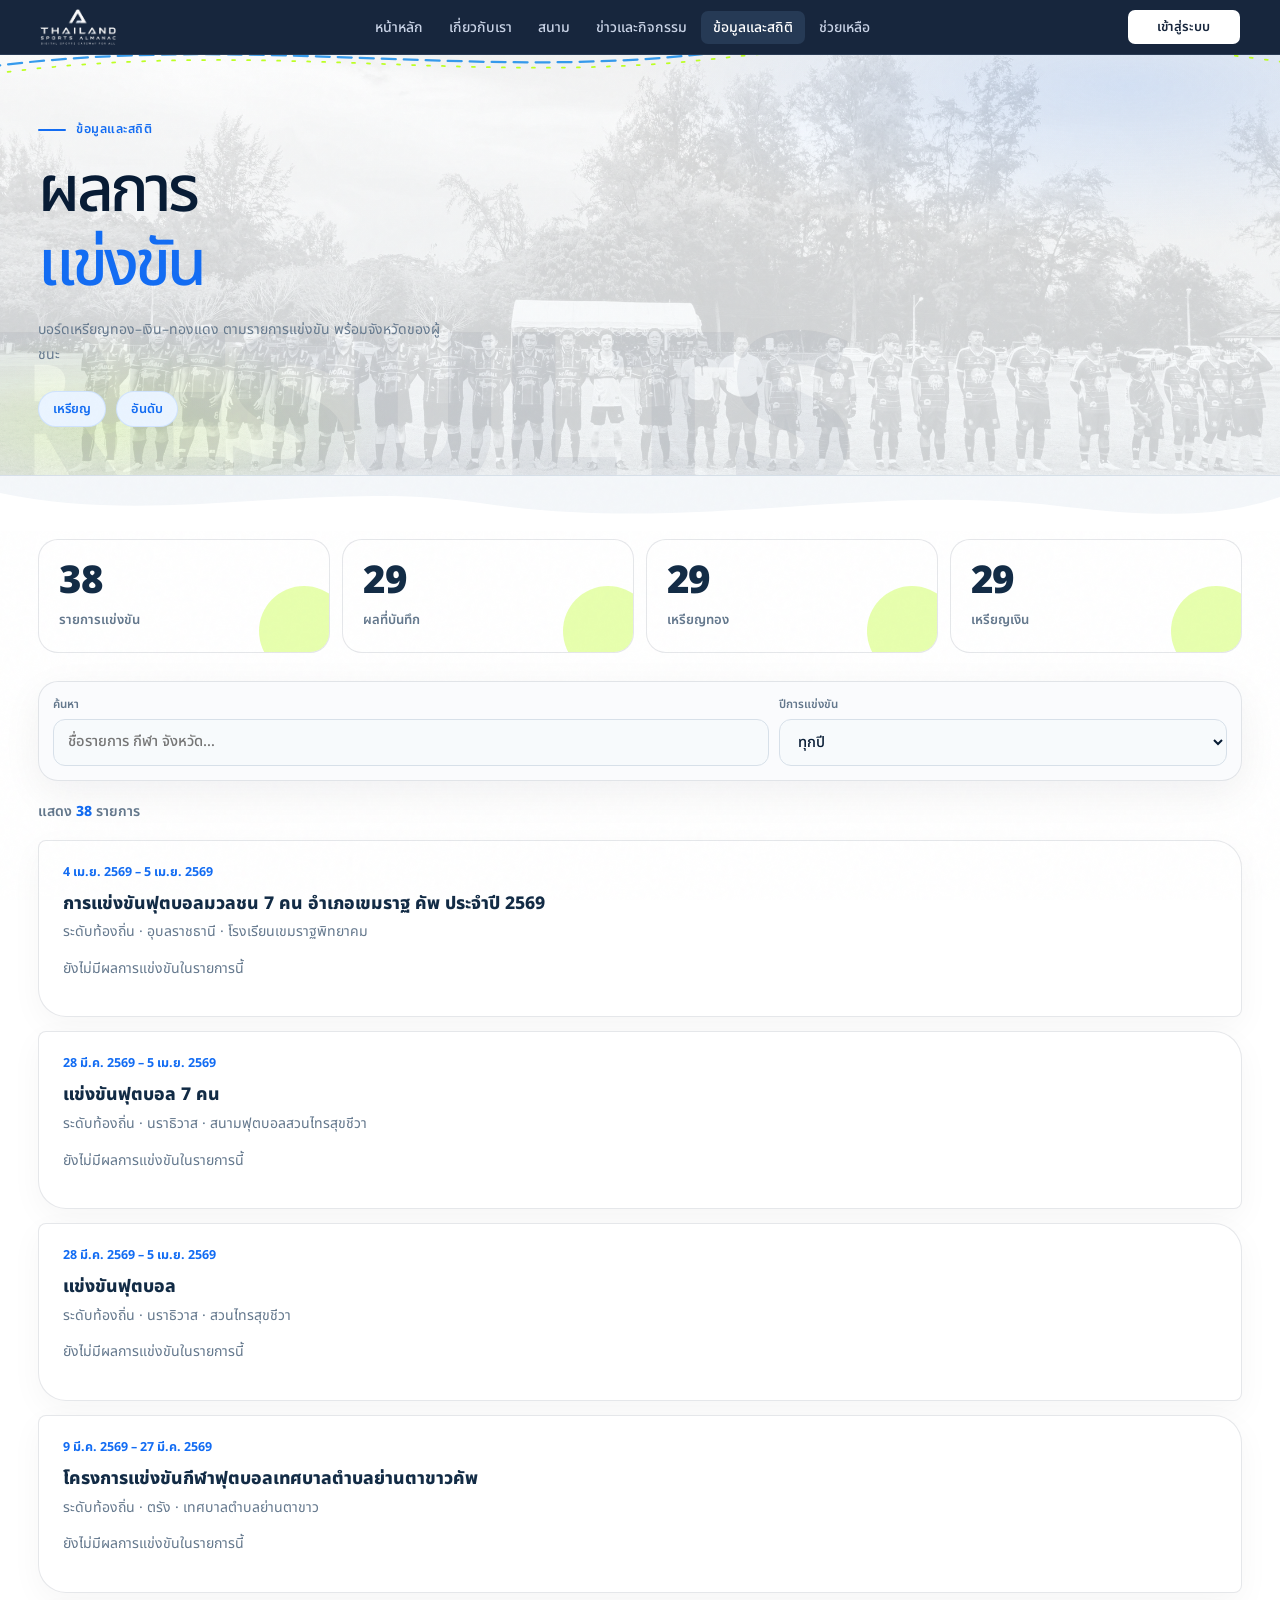
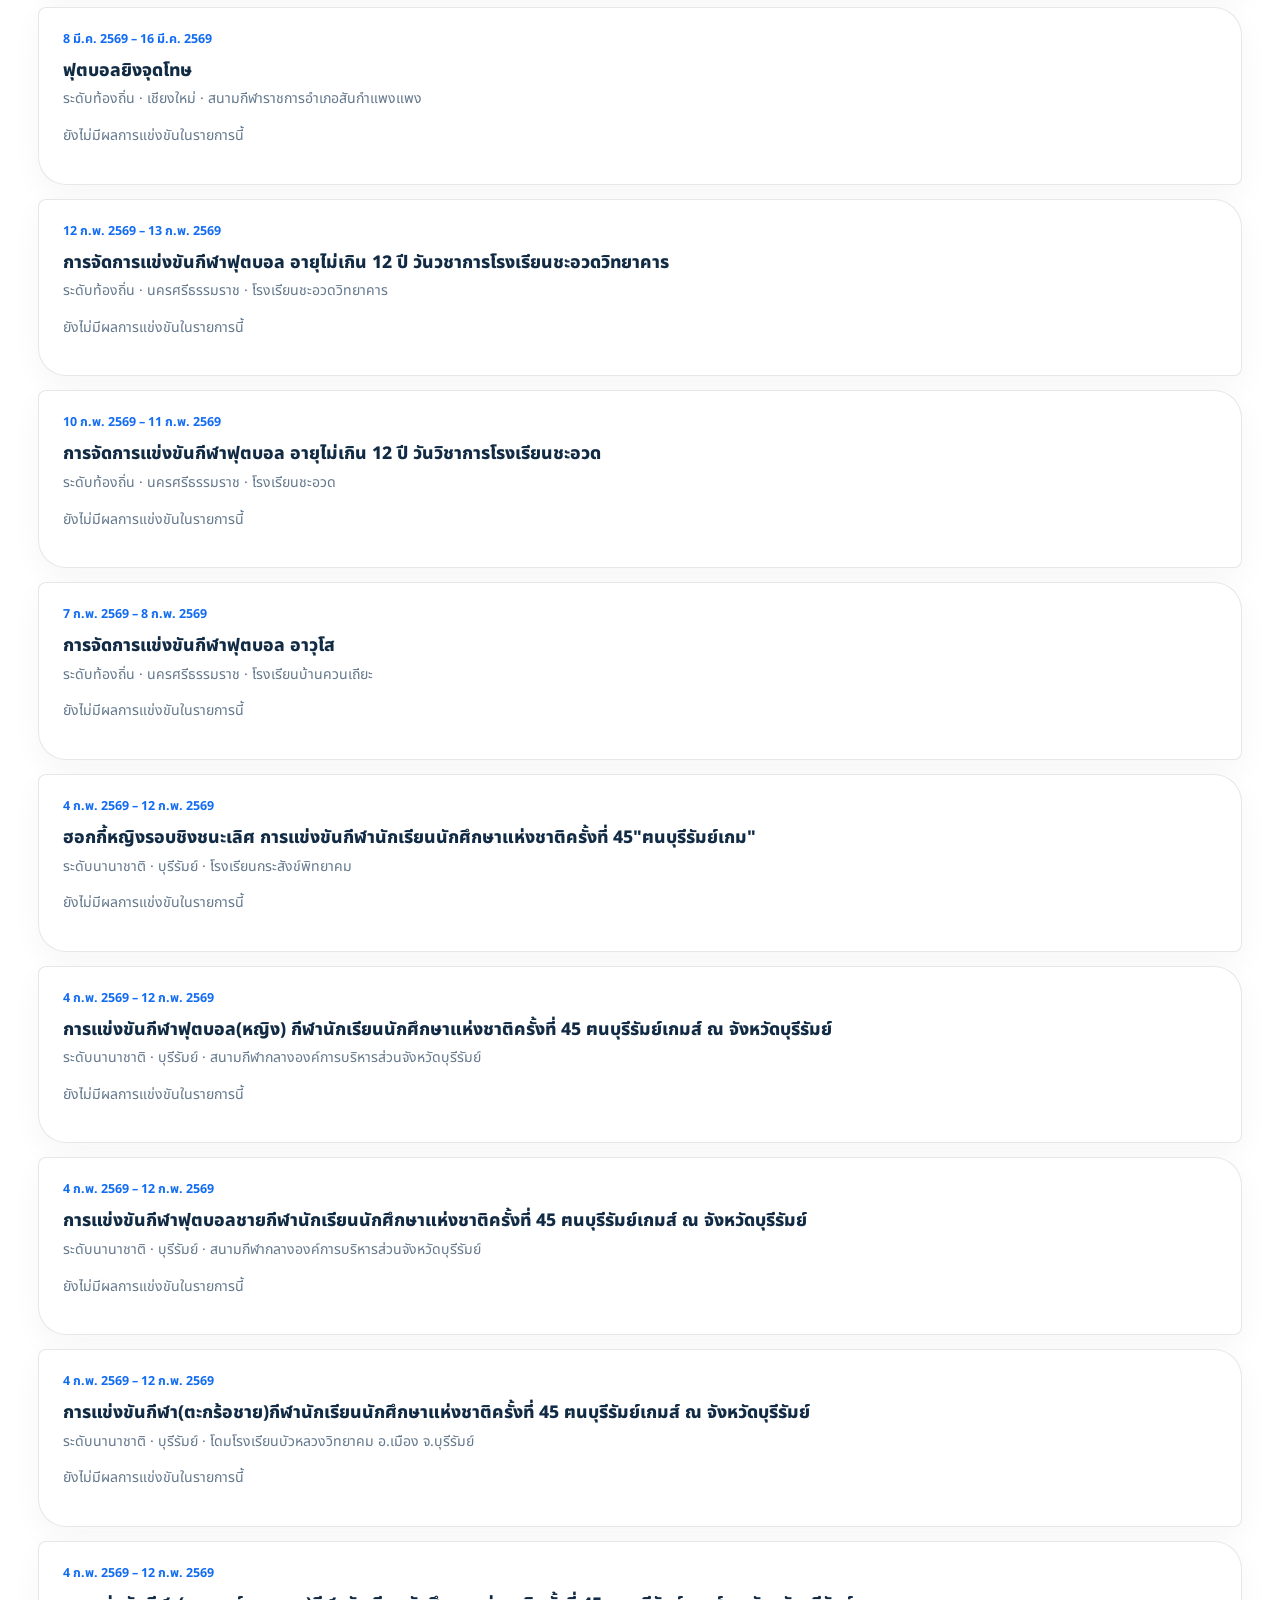
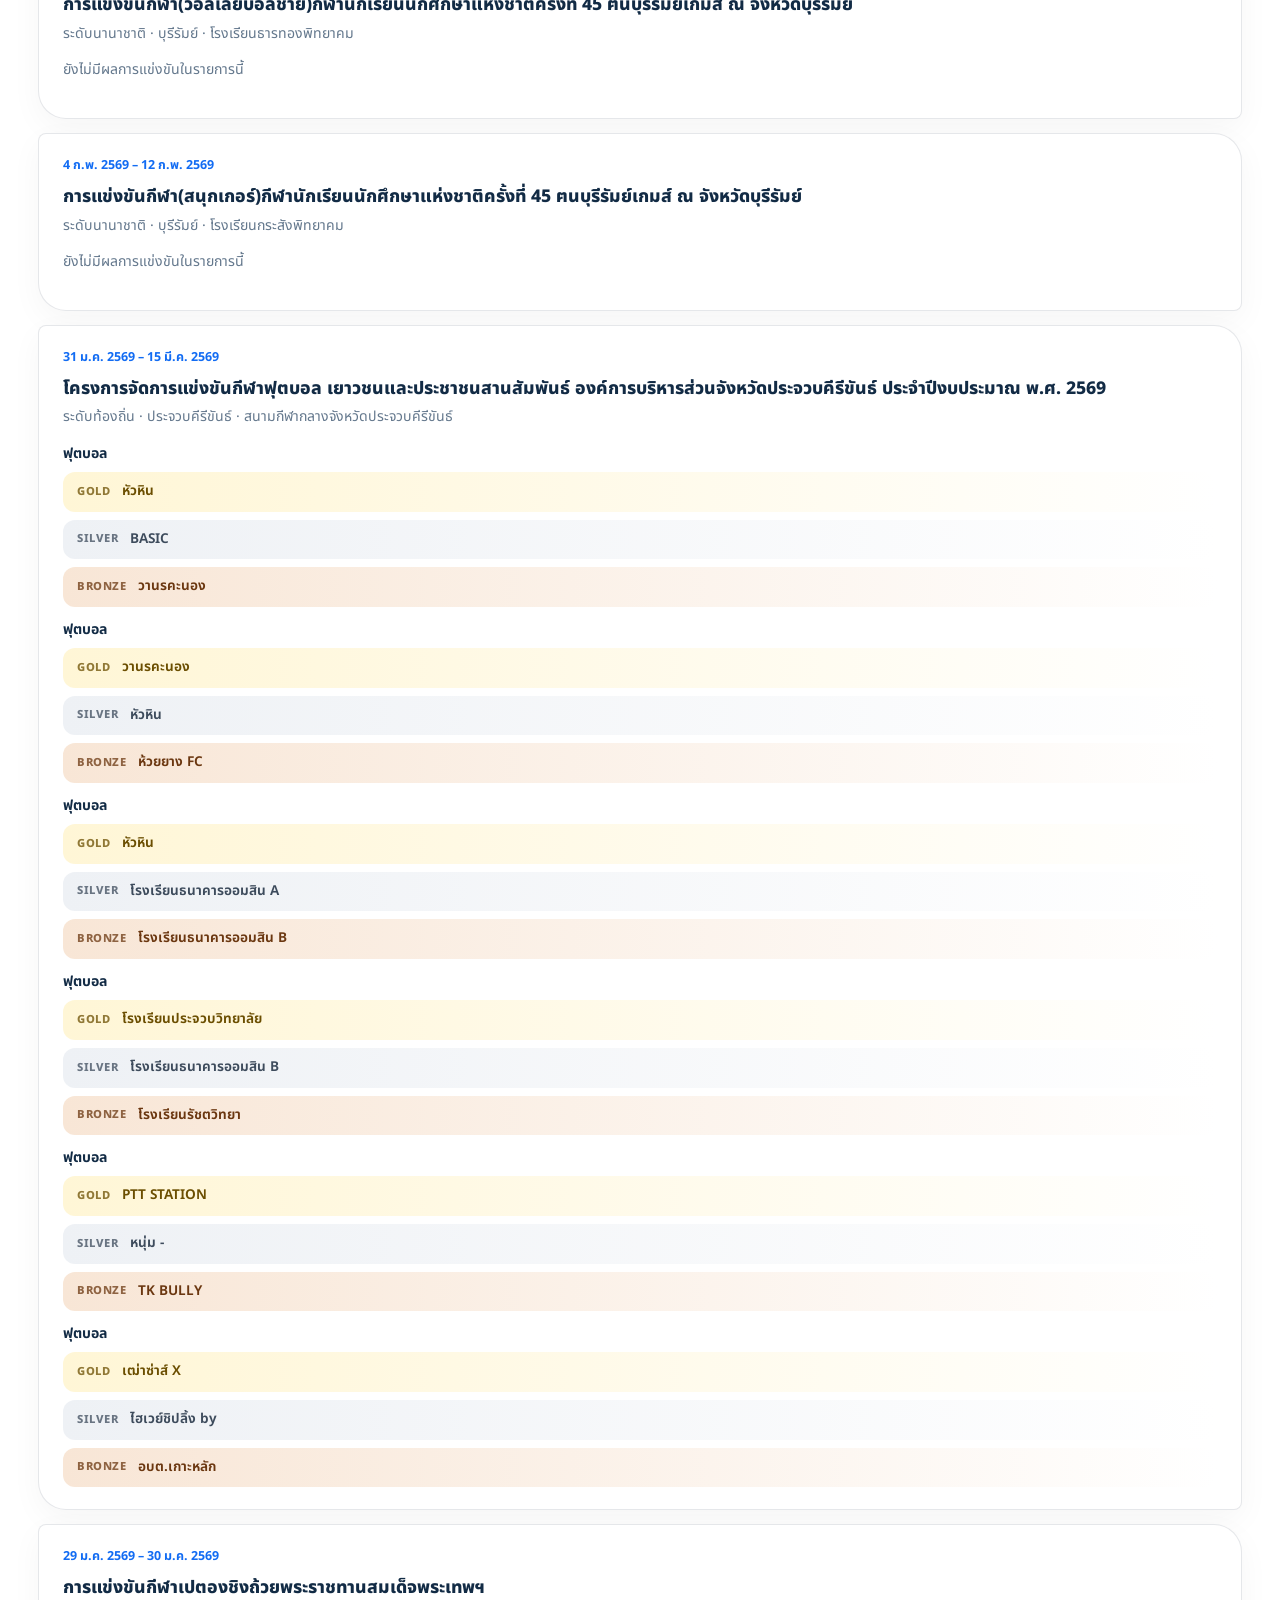
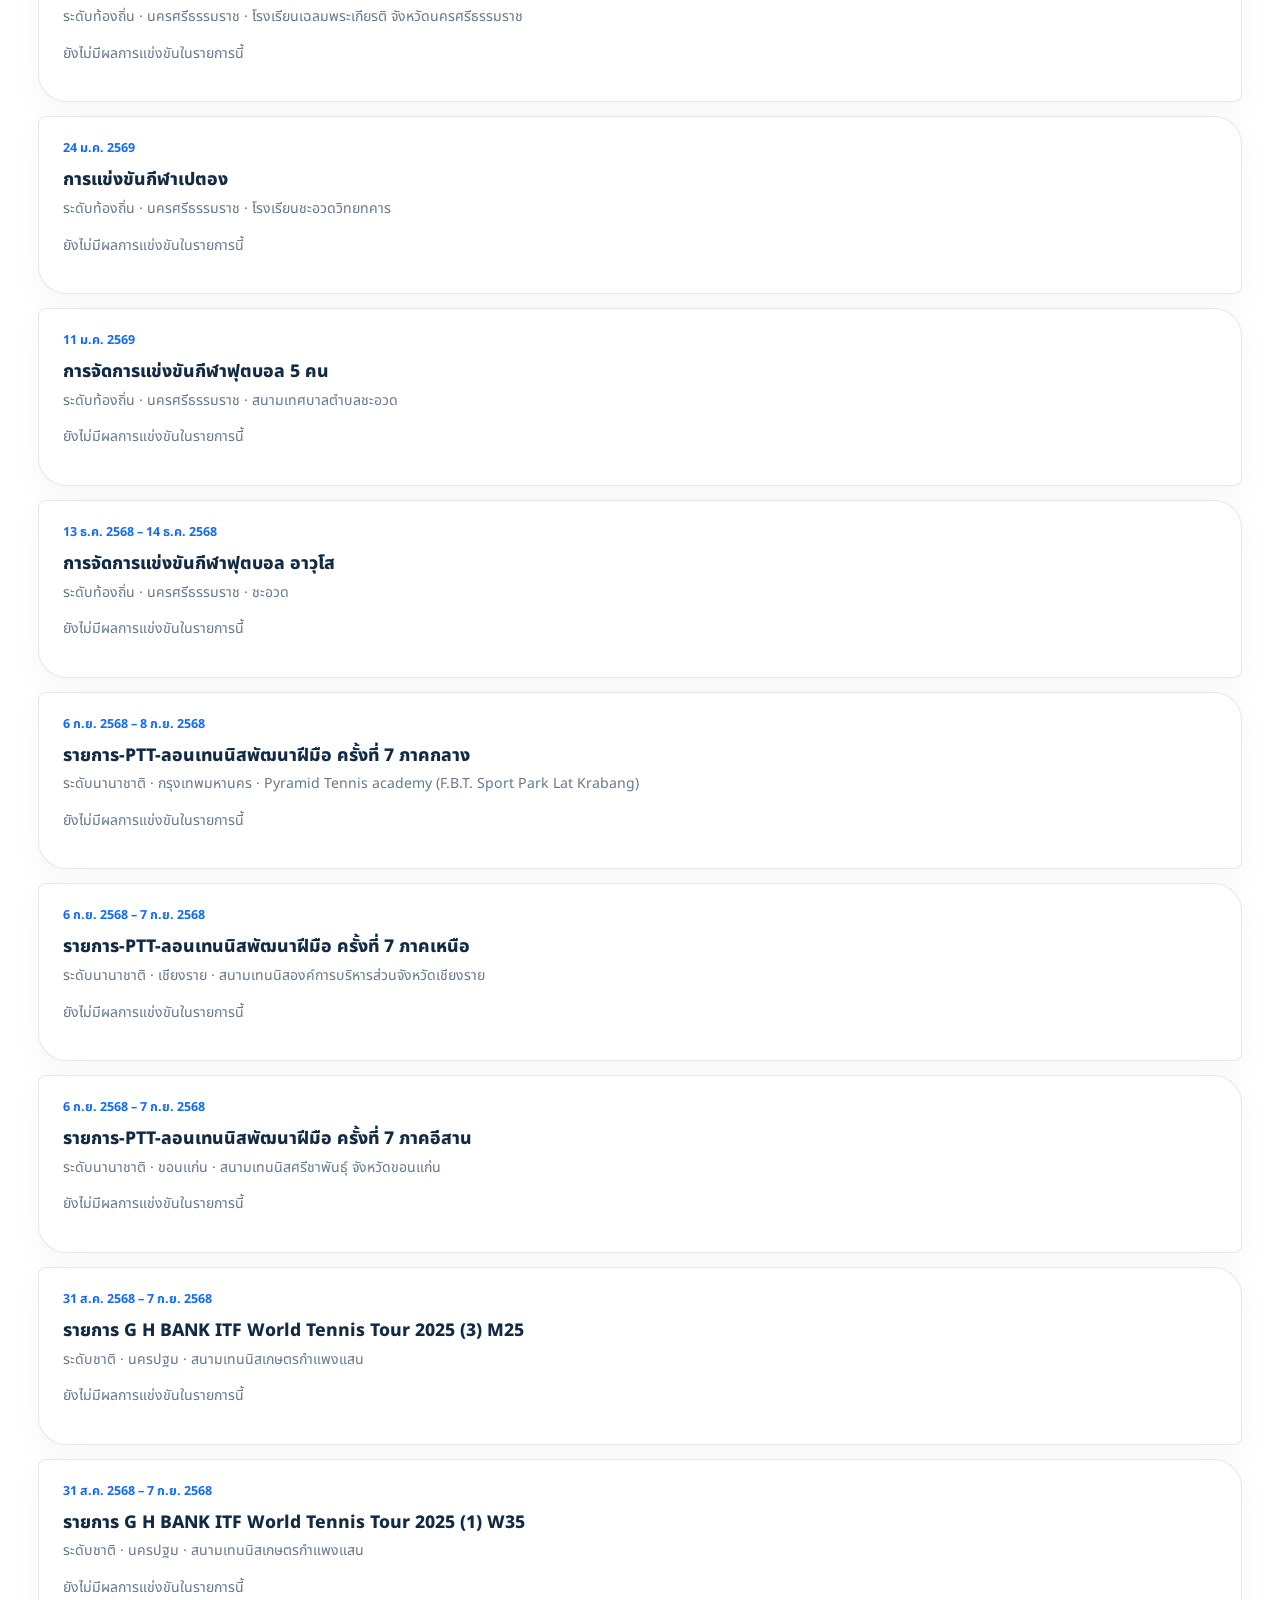
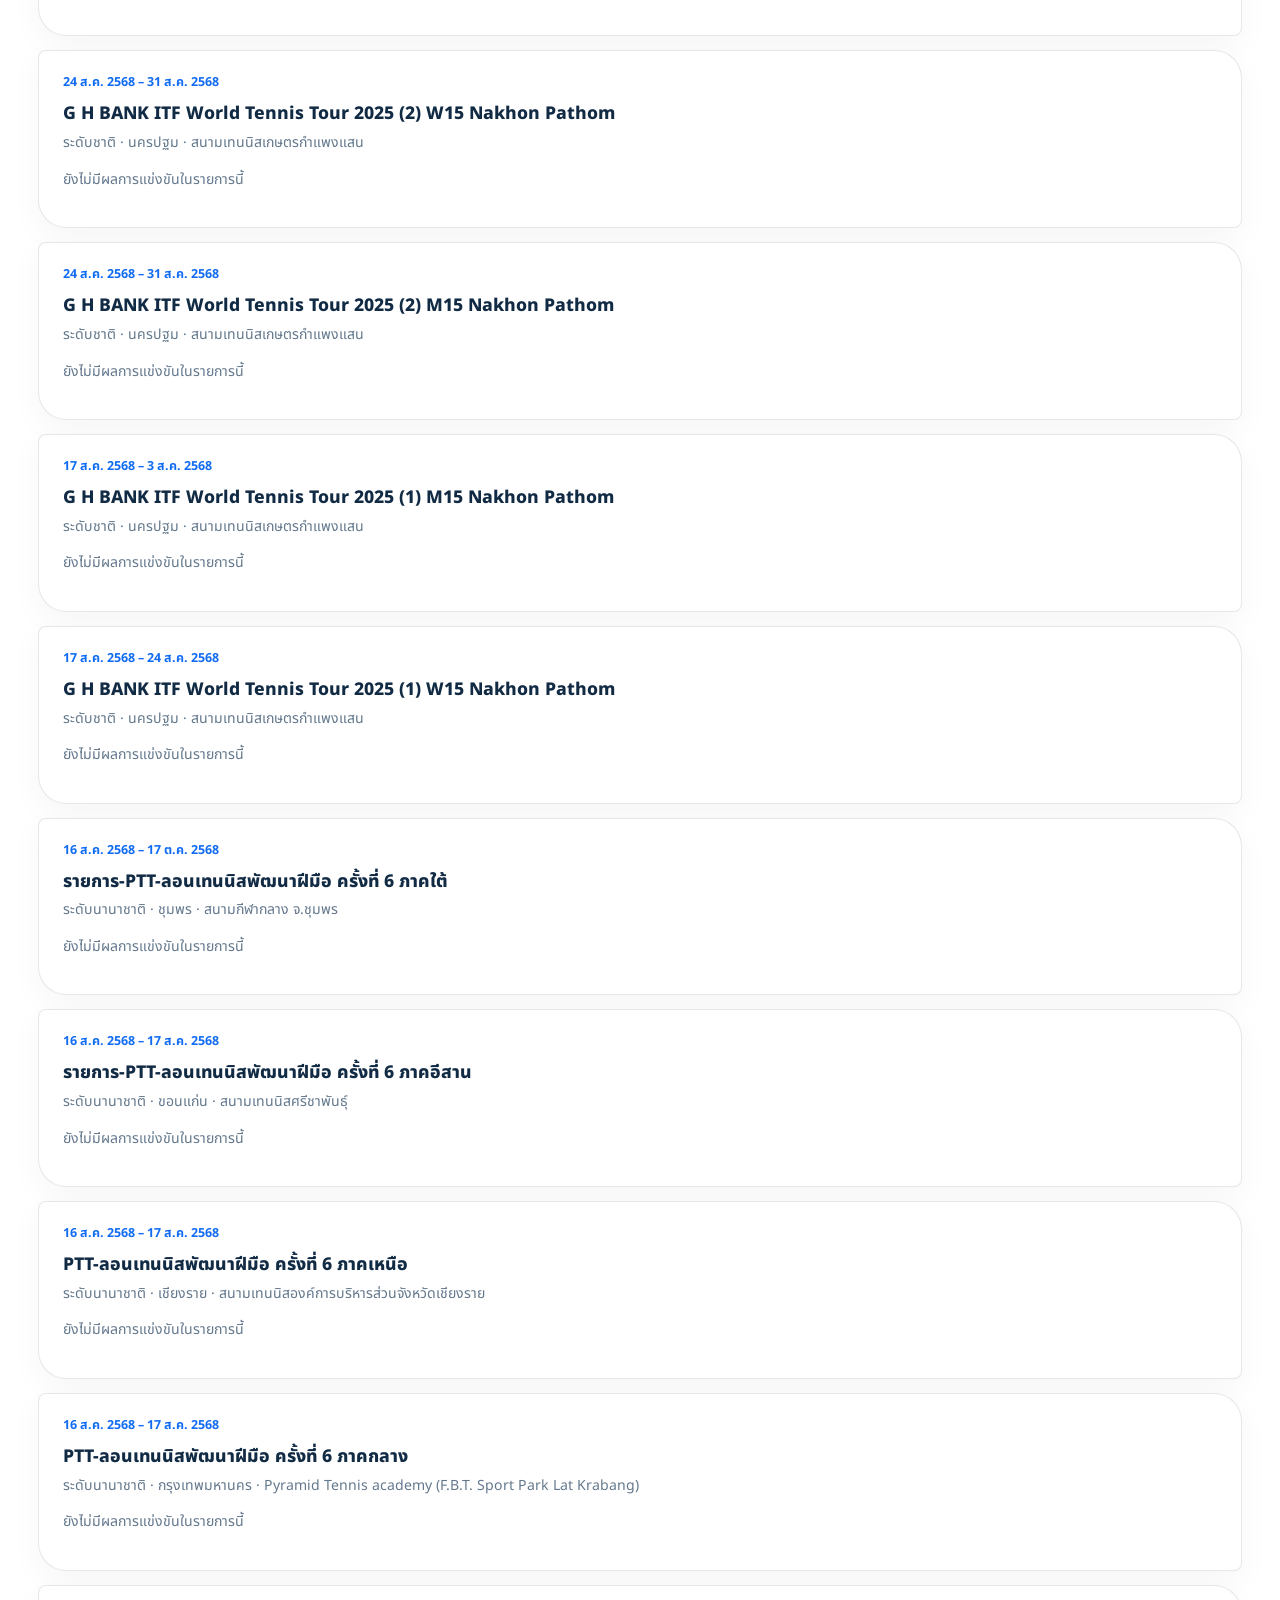
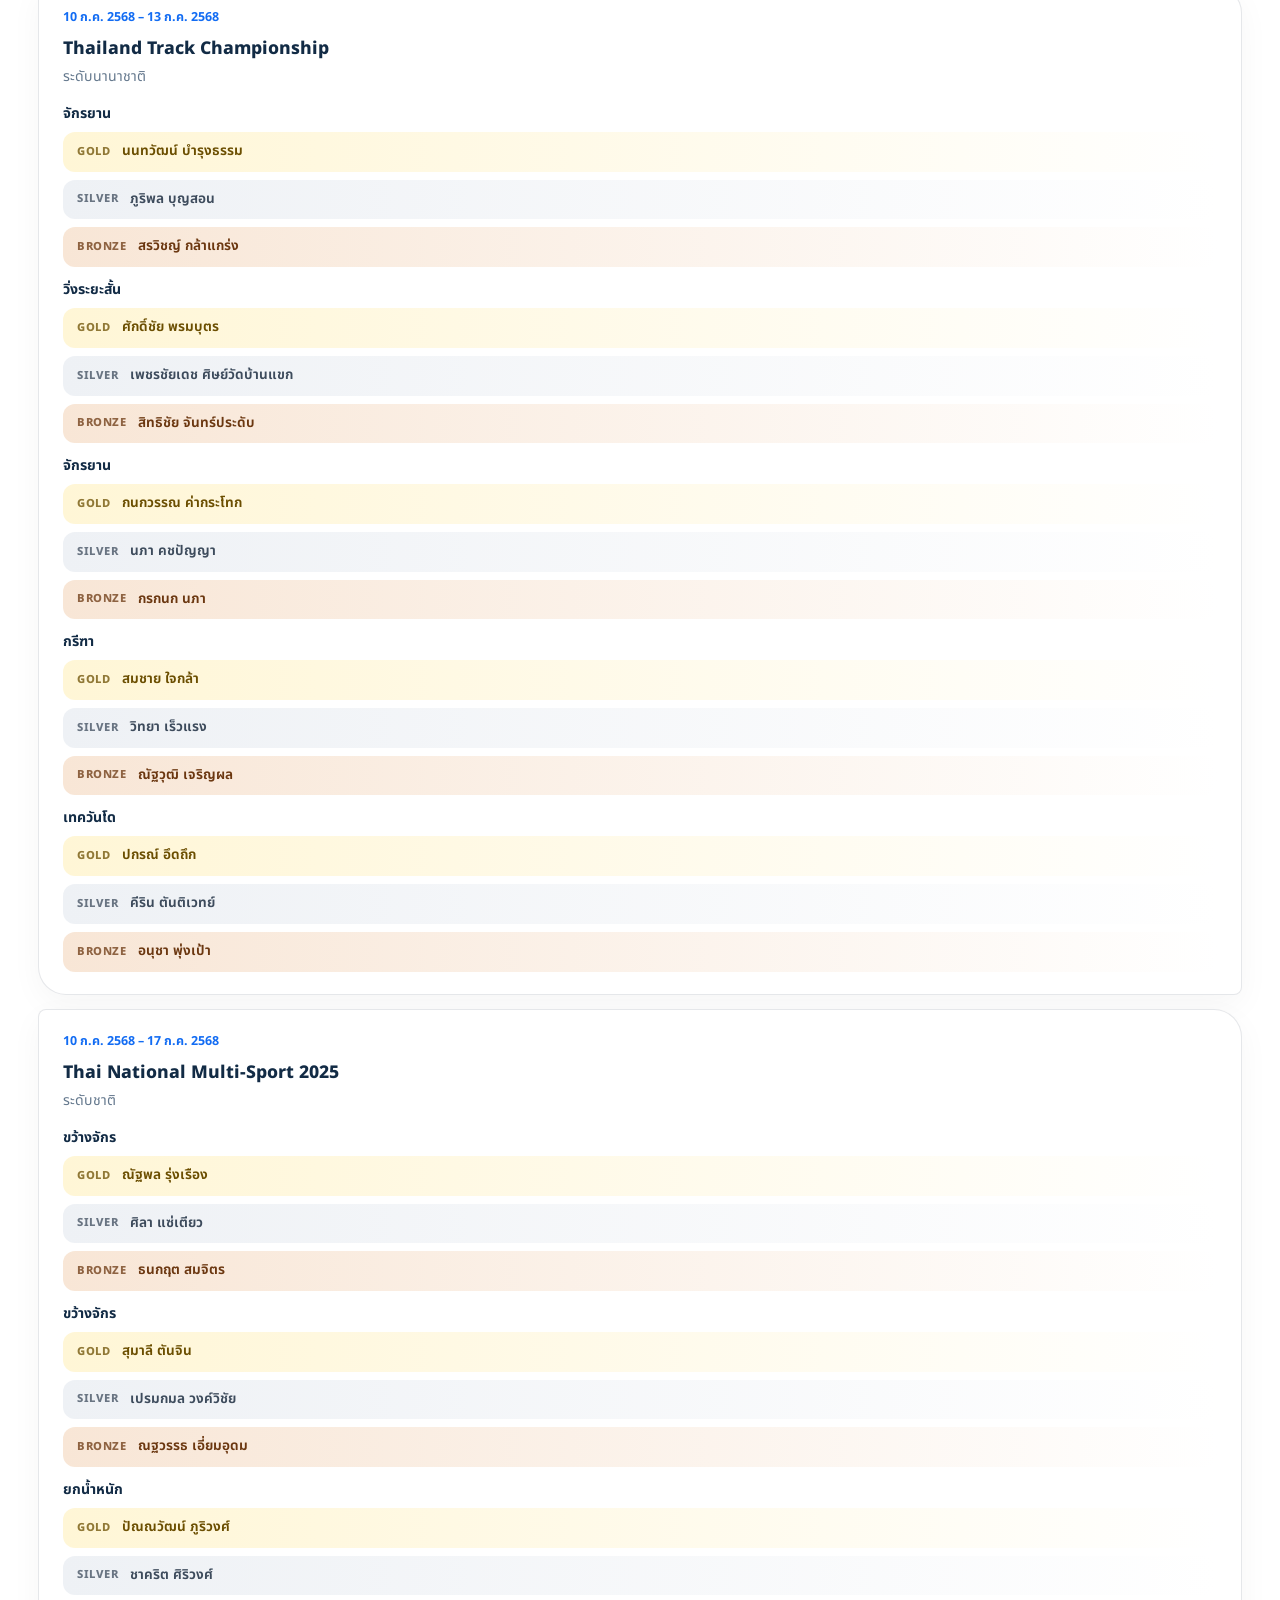
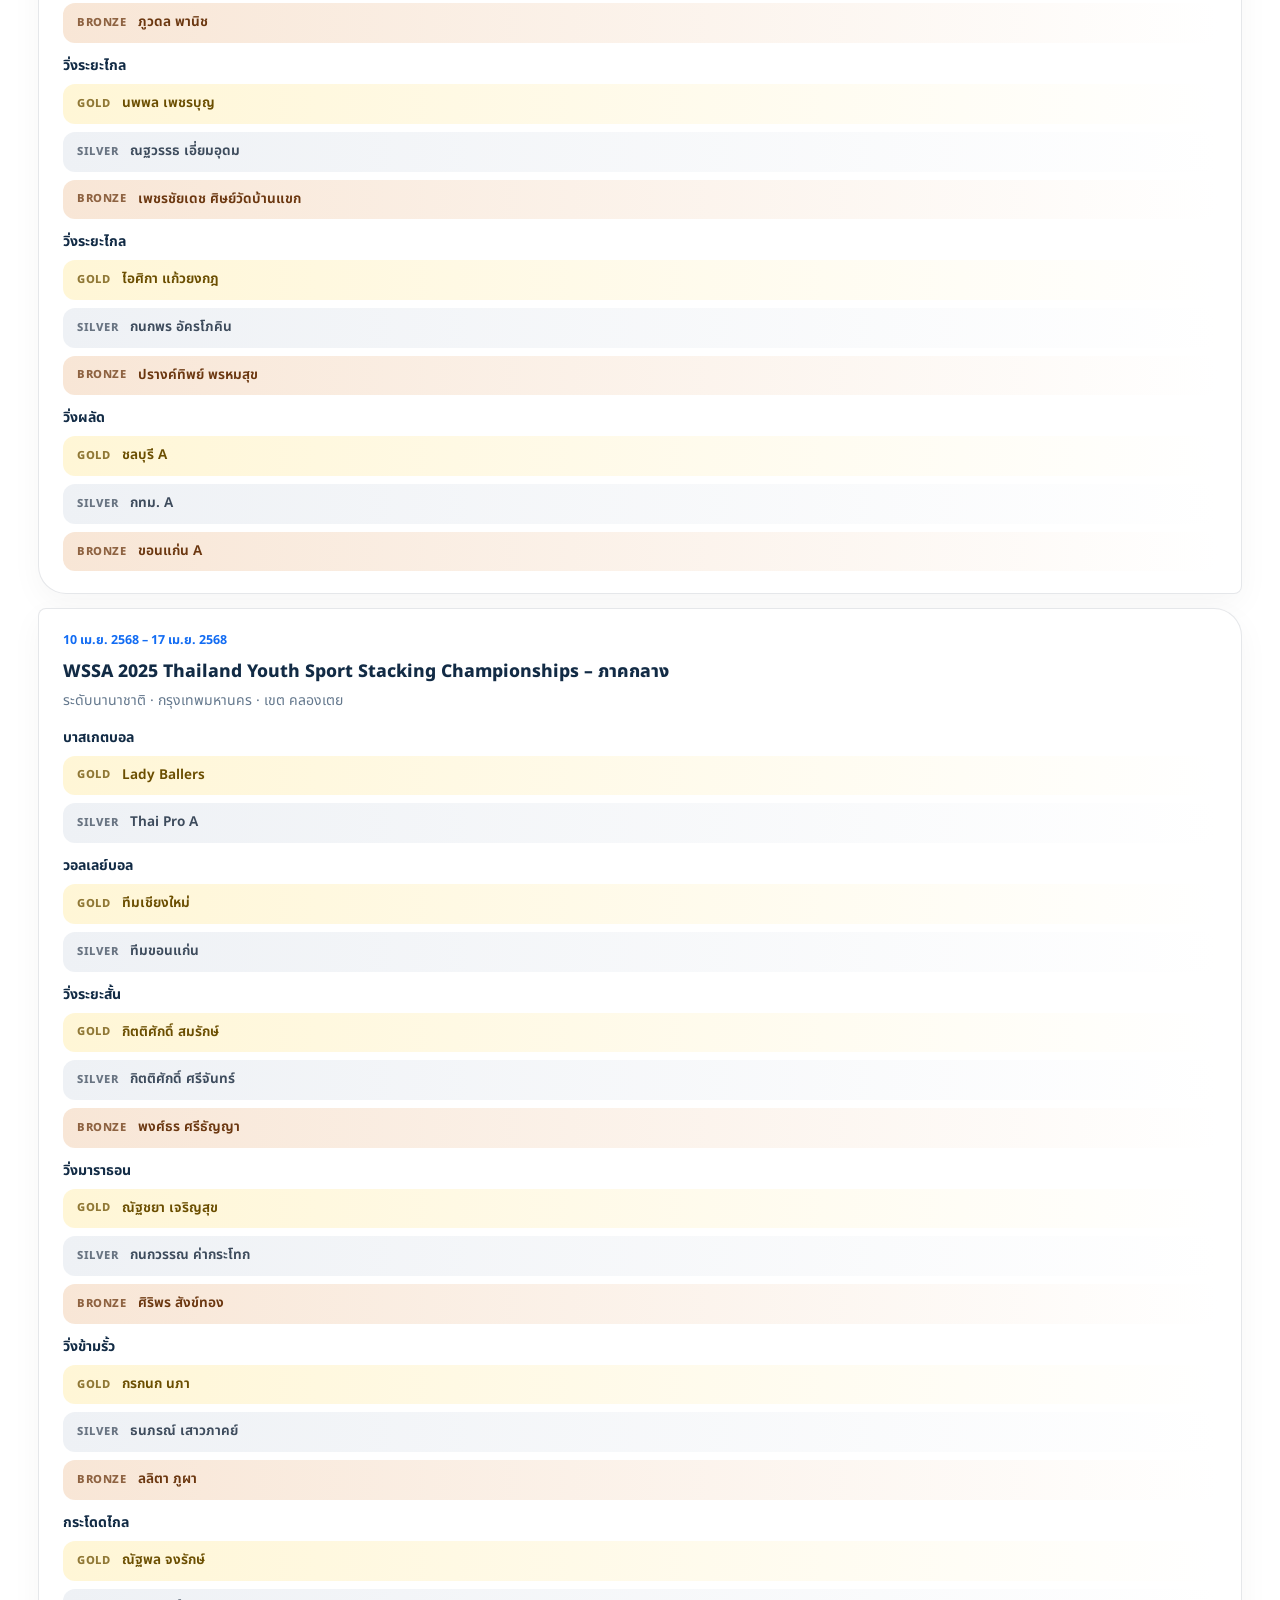
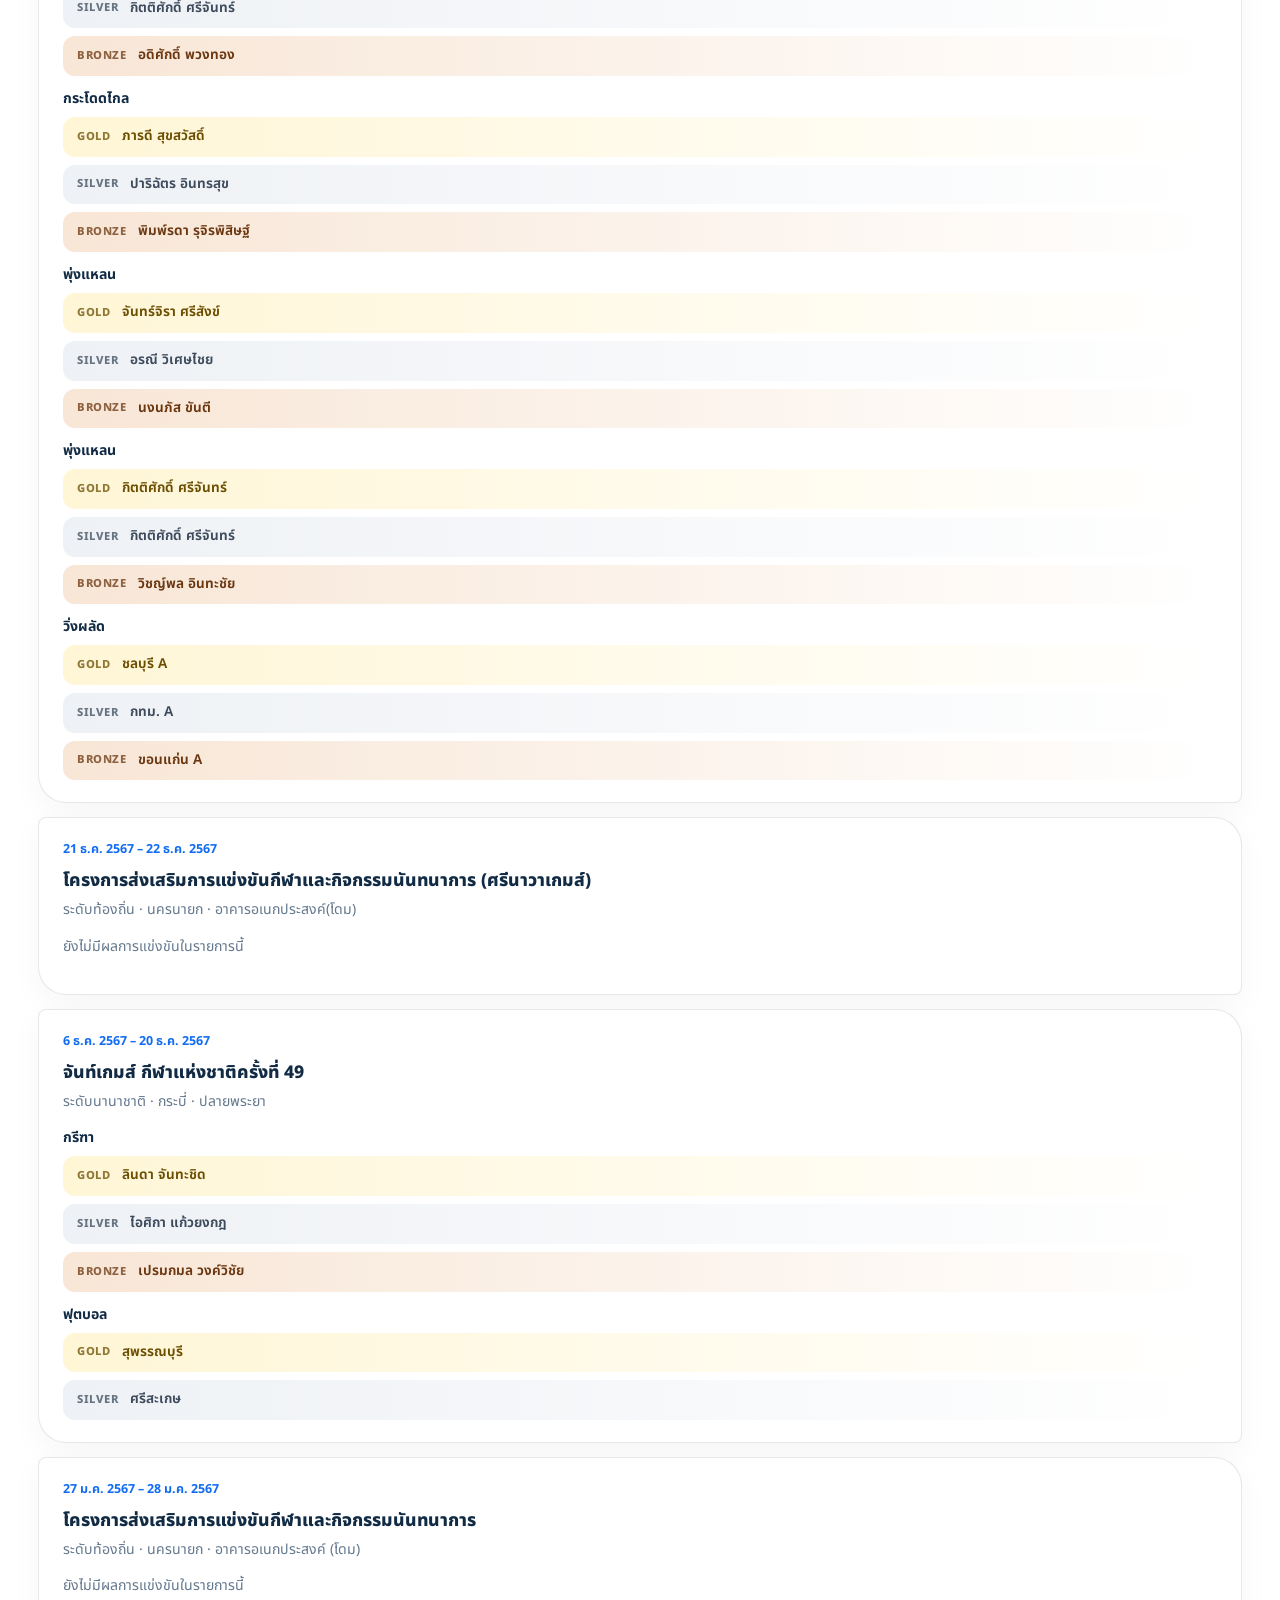
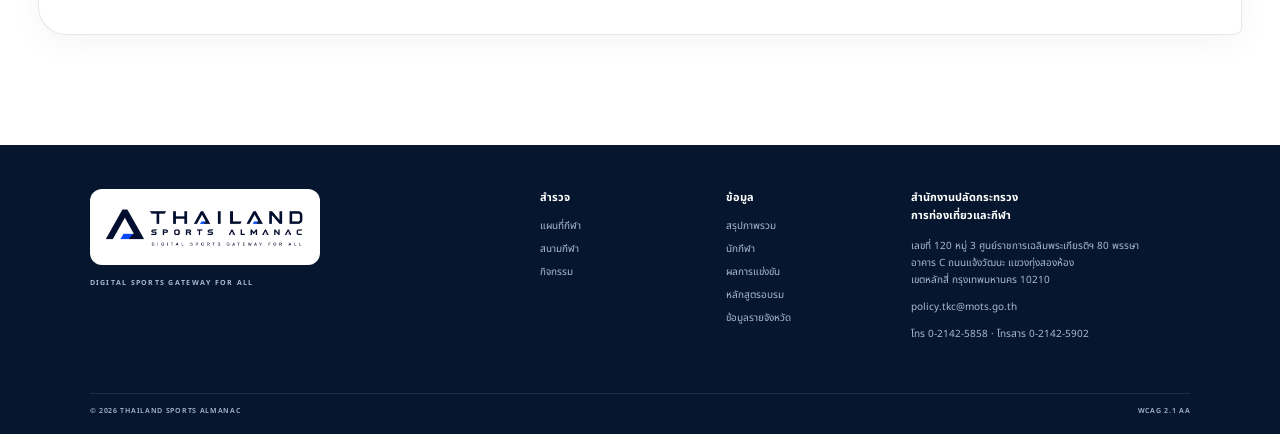
<file: results.html>
<!doctype html>
<html lang="th">
<head>
  <meta charset="utf-8">
  <meta name="viewport" content="width=device-width,initial-scale=1">
  <script>
    if ('scrollRestoration' in history) history.scrollRestoration = 'manual';
    window.scrollTo(0, 0);
  </script>
  <meta name="description" content="ผลการแข่งขันและเหรียญรางวัล">
  <meta name="theme-color" content="#0a2744">
  <title>ผลการแข่งขัน — Thailand Sports Almanac</title>
  <link rel="icon" href="assets/images/logo-new-transparent.png" type="image/png">
  <link rel="preconnect" href="https://fonts.googleapis.com">
  <link rel="preconnect" href="https://fonts.gstatic.com" crossorigin>
  <link href="https://fonts.googleapis.com/css2?family=Noto+Sans+Thai:wght@300..900&display=swap" rel="stylesheet">
  <link rel="stylesheet" href="assets/site-nav.css?v=20260820-2">
<link rel="stylesheet" href="assets/visitor-gateway.css?v=20260820-38">
  <link rel="stylesheet" href="assets/portal.css?v=20260820-2">
  <link rel="stylesheet" href="assets/login-modal.css?v=20260820-7">
  <link rel="stylesheet" href="assets/site-foundation.css?v=20260820-11">
  <link rel="stylesheet" href="assets/site-header.css?v=20261102-2">
  <link href="https://fonts.googleapis.com/css2?family=Noto+Sans+Thai:wght@100..900&family=Sarabun:ital,wght@0,100;0,200;0,300;0,400;0,500;0,600;0,700;0,800;1,100;1,200;1,300;1,400;1,500;1,600;1,700;1,800&display=swap" rel="stylesheet">
</head>
<body id="top" class="portal-page results-page tpl-list">
  <a class="skip" href="#main">ข้ามไปยังเนื้อหาหลัก</a>
  <div class="noise" aria-hidden="true"></div>
  <header class="nav-shell">
    <a class="brand" href="index.html#top" aria-label="หน้าหลัก"><img src="assets/images/logo-white.png" alt="Thailand Sports Almanac" width="97" height="46"></a>
    <nav class="desktop-nav" aria-label="เมนูหลัก">
      <a class="nav-primary-link" href="index.html">หน้าหลัก</a>
      <a class="nav-primary-link" href="abouts.html">เกี่ยวกับเรา</a>
      <div class="nav-group">
        <button class="nav-primary-link nav-dropdown-trigger" type="button" aria-expanded="false">สนาม <span>⌄</span></button>
        <div class="nav-dropdown venue-dropdown">
          <a href="venues.html?type=stadium">สนามกีฬา</a>
          <a href="venues.html?type=multipurpose">อาคารอเนกประสงค์</a>
          <a href="venues.html?type=public">ลานกีฬา / สวนสาธารณะ</a>
          <a href="venues.html?type=fitness">ฟิตเนส / ยิม</a>
          <a href="venues.html?type=training">ศูนย์ฝึกกีฬา</a>
          <a href="venues.html?type=science">ศูนย์วิทยาศาสตร์การกีฬา</a>
        </div>
      </div>
      <div class="nav-group">
        <button class="nav-primary-link nav-dropdown-trigger" type="button" aria-expanded="false">ข่าวและกิจกรรม <span>⌄</span></button>
        <div class="nav-dropdown compact-dropdown"><a href="index.html#events">ข่าวประกาศ</a><a href="activities.html">ปฏิทินกิจกรรม</a></div>
      </div>
      <div class="nav-group">
        <button class="nav-primary-link nav-dropdown-trigger" type="button" aria-expanded="false" aria-current="true">ข้อมูลและสถิติ <span>⌄</span></button>
        <div class="nav-dropdown compact-dropdown stats-dropdown">
          <div class="nav-subgroup">
            <b>แดชบอร์ด</b>
            <a href="athletes.html">นักกีฬา / บุคลากร</a>
            <a href="results.html">ผลการแข่งขัน</a>
            <a href="overview.html">สรุปภาพรวม</a>
            <a href="provinces.html">ข้อมูลรายจังหวัด</a>
          </div>
          <a href="courses.html">หลักสูตรอบรม</a>
          <a href="index.html#home-learning">คลังความรู้</a>
        </div>
      </div>
      <div class="nav-group">
        <button class="nav-primary-link nav-dropdown-trigger" type="button" aria-expanded="false">ช่วยเหลือ <span>⌄</span></button>
        <div class="nav-dropdown compact-dropdown"><a href="index.html#footer">คู่มือใช้งาน</a><a href="index.html#footer">คำถามที่พบบ่อย (FAQ)</a><a href="contact.html">ติดต่อเรา</a></div>
      </div>
    </nav>
    <div class="nav-actions"><a class="login" href="#login">เข้าสู่ระบบ</a><button class="menu-button" type="button" aria-label="เปิดเมนูหลัก" aria-expanded="false" aria-controls="mobile-menu"><i></i><i></i></button></div>
    <div class="mobile-menu" id="mobile-menu">
      <a class="mobile-direct" href="index.html">หน้าหลัก</a>
      <a class="mobile-direct" href="abouts.html">เกี่ยวกับเรา</a>
      <div class="mobile-accordion"><button class="mobile-accordion-trigger" type="button" aria-expanded="false">สนาม <span>＋</span></button><div class="mobile-submenu"><a href="venues.html?type=stadium">สนามกีฬา</a><a href="venues.html?type=multipurpose">อาคารอเนกประสงค์</a><a href="venues.html?type=public">ลานกีฬา / สวนสาธารณะ</a><a href="venues.html?type=fitness">ฟิตเนส / ยิม</a><a href="venues.html?type=training">ศูนย์ฝึกกีฬา</a><a href="venues.html?type=science">ศูนย์วิทยาศาสตร์การกีฬา</a></div></div>
      <div class="mobile-accordion"><button class="mobile-accordion-trigger" type="button" aria-expanded="false">ข่าวและกิจกรรม <span>＋</span></button><div class="mobile-submenu"><a href="index.html#events">ข่าวประกาศ</a><a href="activities.html">ปฏิทินกิจกรรม</a></div></div>
      <div class="mobile-accordion"><button class="mobile-accordion-trigger" type="button" aria-expanded="false">ข้อมูลและสถิติ <span>＋</span></button><div class="mobile-submenu"><b>แดชบอร์ด</b><a class="nav-nested" href="athletes.html">นักกีฬา / บุคลากร</a><a class="nav-nested" href="results.html">ผลการแข่งขัน</a><a class="nav-nested" href="overview.html">สรุปภาพรวม</a><a class="nav-nested" href="provinces.html">ข้อมูลรายจังหวัด</a><a href="courses.html">หลักสูตรอบรม</a><a href="index.html#home-learning">คลังความรู้</a></div></div>
      <div class="mobile-accordion"><button class="mobile-accordion-trigger" type="button" aria-expanded="false">ช่วยเหลือ <span>＋</span></button><div class="mobile-submenu"><a href="index.html#footer">คู่มือใช้งาน</a><a href="index.html#footer">คำถามที่พบบ่อย (FAQ)</a><a href="contact.html">ติดต่อเรา</a></div></div>
    </div>
  </header>
  <div class="site-nav-swoosh" aria-hidden="true"><svg viewBox="0 0 1440 120" preserveAspectRatio="none"><path class="swoosh-main" d="M-40 92C260 18 520 112 790 62S1190 7 1480 72"/><path class="swoosh-accent" d="M-25 103C278 29 520 122 798 72S1195 18 1470 83"/></svg></div>
  <main id="main">
    <section class="fp-mast">
      <div class="fp-mast-media" aria-hidden="true"><img src="assets/images/stadium-2.jpg" alt="" decoding="async"></div>
      <div class="fp-mast-watermark" aria-hidden="true">RESULTS</div>
      <div class="fp-mast-inner">
        <p class="fp-eyebrow">ข้อมูลและสถิติ</p>
        <h1>ผลการ<br><em>แข่งขัน</em></h1>
        <p class="fp-mast-lead">บอร์ดเหรียญทอง–เงิน–ทองแดง ตามรายการแข่งขัน พร้อมจังหวัดของผู้ชนะ</p>
        <div class="fp-mast-meta"><span class="fp-chip">เหรียญ</span><span class="fp-chip">อันดับ</span></div>
      </div>
    </section>
    <div class="fp-swoosh" aria-hidden="true">
      <svg viewBox="0 0 1440 56" preserveAspectRatio="none" focusable="false">
        <path fill="currentColor" d="M0,18 C180,52 360,4 540,28 C780,60 980,6 1200,32 C1320,44 1380,40 1440,22 L1440,56 L0,56 Z"></path>
      </svg>
    </div>
    <div class="fp-stage">
      <div class="fp-stats" id="res-stats"></div>
      <div class="fp-filters is-2">
        <label><span>ค้นหา</span><input id="res-search" type="search" placeholder="ชื่อรายการ กีฬา จังหวัด…"></label>
        <label><span>ปีการแข่งขัน</span><select id="res-year"><option value="">ทุกปี</option></select></label>
      </div>
      <p class="fp-count" id="res-count">กำลังโหลด…</p>
      <div id="res-skeleton" class="fp-skel"></div>
      <div id="res-list"></div>
    </div>
  </main>

  <footer id="footer">
    <div class="footer-brand"><img src="assets/images/logo-new-transparent.png" alt="Thailand Sports Almanac"><p>DIGITAL SPORTS GATEWAY FOR ALL</p></div>
    <div><h3>สำรวจ</h3><a href="index.html#nation">แผนที่กีฬา</a><a href="venues.html">สนามกีฬา</a><a href="activities.html">กิจกรรม</a></div>
    <div><h3>ข้อมูล</h3><a href="overview.html">สรุปภาพรวม</a><a href="athletes.html">นักกีฬา</a><a href="results.html">ผลการแข่งขัน</a><a href="courses.html">หลักสูตรอบรม</a><a href="provinces.html">ข้อมูลรายจังหวัด</a></div>
    <address><h3>สำนักงานปลัดกระทรวง<br>การท่องเที่ยวและกีฬา</h3><p>เลขที่ 120 หมู่ 3 ศูนย์ราชการเฉลิมพระเกียรติฯ 80 พรรษา<br>อาคาร C ถนนแจ้งวัฒนะ แขวงทุ่งสองห้อง<br>เขตหลักสี่ กรุงเทพมหานคร 10210</p><a href="mailto:policy.tkc@mots.go.th">policy.tkc@mots.go.th</a><p>โทร 0-2142-5858 · โทรสาร 0-2142-5902</p></address>
    <div class="footer-bottom"><span>© 2026 THAILAND SPORTS ALMANAC</span><span>WCAG 2.1 AA</span></div>
  </footer>

  <script src="assets/design-language.js?v=20260820-3"></script>
  <script src="assets/portal-nav.js?v=20260820-4"></script>
  <script src="assets/login-modal.js?v=20260820-7"></script>
  <script src="assets/results.js?v=20260820-2"></script>
</body>
</html>
</file>
<file: assets/site-nav.css>
/* =========================================================
   Site Nav Shell — extracted from cinematic for all pages
   Use with site-foundation.css. Landing may still load cinematic
   for motion-hero / map-intro only.
   ========================================================= */

:root {
  --ink: #071b34;
  --blue: #126cf3;
  --paper: #f4f7fa;
  --ease: cubic-bezier(0.16, 1, 0.3, 1);
}

*,
*::before,
*::after { box-sizing: border-box; }

html { scroll-behavior: smooth; }

body {
  margin: 0;
  background: var(--paper);
  color: var(--ink);
  font-family: "Noto Sans Thai", sans-serif;
  -webkit-font-smoothing: antialiased;
  overflow-x: hidden;
}

a { color: inherit; text-decoration: none; }
button, input, select, textarea { font: inherit; }

.skip {
  position: fixed;
  left: 12px;
  top: -80px;
  z-index: 2100;
  background: #fff;
  padding: 10px 16px;
  border-radius: 8px;
}
.skip:focus { top: 12px; }

.noise {
  position: fixed;
  inset: 0;
  z-index: 2;
  pointer-events: none;
  opacity: 0.035;
  background-image: url("data:image/svg+xml,%3Csvg viewBox='0 0 180 180' xmlns='http://www.w3.org/2000/svg'%3E%3Cfilter id='n'%3E%3CfeTurbulence type='fractalNoise' baseFrequency='.8' numOctaves='2' stitchTiles='stitch'/%3E%3C/filter%3E%3Crect width='100%25' height='100%25' filter='url(%23n)' opacity='.6'/%3E%3C/svg%3E");
}

/* ——— Loader ——— */
.loader {
  position: fixed;
  inset: 0;
  z-index: 2500;
  overflow: hidden;
  display: grid;
  place-items: center;
  align-content: center;
  color: #fff;
  background: radial-gradient(circle at 50% 48%, #0c2d59 0, #071f40 42%, #06182f 100%);
  transition: clip-path 1s var(--ease), visibility 1s;
  clip-path: inset(0);
}
.loader.done {
  clip-path: inset(0 0 100% 0);
  visibility: hidden;
}
.loader:before {
  content: "";
  position: absolute;
  inset: -25%;
  pointer-events: none;
  background: conic-gradient(from 180deg at 50% 50%, transparent, rgba(25, 135, 255, 0.09), transparent 28%, rgba(93, 203, 255, 0.07), transparent 62%);
  animation: loaderAtmosphere 8s linear infinite;
}
.loader-brand-stage {
  position: relative;
  width: 410px;
  height: 154px;
  display: grid;
  place-items: center;
  animation: loaderBrandIn 0.9s var(--ease) both;
}
.loader-logo-card {
  position: relative;
  z-index: 3;
  width: 340px;
  height: 102px;
  display: grid;
  place-items: center;
  overflow: hidden;
  border: 1px solid rgba(255, 255, 255, 0.72);
  border-radius: 30px;
  background: linear-gradient(120deg, rgba(255, 255, 255, 0.98), rgba(238, 247, 255, 0.86));
  box-shadow: 0 30px 90px rgba(0, 0, 0, 0.28), 0 0 58px rgba(29, 137, 255, 0.22), inset 0 1px 0 #fff;
  backdrop-filter: blur(18px);
  animation: loaderCardFloat 2.6s ease-in-out 0.8s infinite alternate;
}
.loader-logo-card:after {
  content: "";
  position: absolute;
  top: -45%;
  bottom: -45%;
  left: -38%;
  width: 24%;
  background: linear-gradient(90deg, transparent, rgba(255, 255, 255, 0.95), rgba(109, 197, 255, 0.38), transparent);
  filter: blur(2px);
  transform: skewX(-18deg);
  animation: loaderLogoSweep 1.7s var(--ease) 0.35s infinite;
}
.loader-logo-card img {
  position: relative;
  z-index: 1;
  width: 270px;
  height: 76px;
  object-fit: contain;
  mix-blend-mode: multiply;
  animation: loaderLogoFocus 0.95s var(--ease) 0.12s both;
}
.loader-orbit {
  position: absolute;
  z-index: 1;
  inset: 2px;
  border: 1px solid rgba(90, 190, 255, 0.28);
  border-radius: 50%;
  animation: loaderOrbit 3.2s linear infinite;
}
.loader-orbit:before {
  content: "";
  position: absolute;
  left: 11%;
  top: 9%;
  width: 7px;
  height: 7px;
  border-radius: 50%;
  background: #43bfff;
  box-shadow: 0 0 18px #2a9fff, 0 0 36px rgba(42, 159, 255, 0.7);
}
.loader-orbit.orbit-b {
  inset: 17px -10px;
  opacity: 0.48;
  animation-direction: reverse;
  animation-duration: 4.6s;
}
.loader-orbit.orbit-b:before {
  left: auto;
  right: 15%;
  top: auto;
  bottom: 4%;
  width: 5px;
  height: 5px;
}
.loader-track {
  position: relative;
  width: 230px;
  height: 2px;
  margin-top: 24px;
  overflow: hidden;
  border-radius: 999px;
  background: rgba(255, 255, 255, 0.13);
}
.loader-track i {
  position: absolute;
  inset: 0;
  background: linear-gradient(90deg, transparent, #25a7ff 38%, #fff 52%, #25a7ff 66%, transparent);
  transform: translateX(-100%);
  animation: loaderTrack 1.05s var(--ease) infinite;
}
.loader > p {
  position: relative;
  margin: 15px 0 0;
  font-size: 10px;
  letter-spacing: 0.14em;
  color: #8da6c6;
  animation: loaderCaption 1.1s ease 0.35s both;
}
@keyframes loaderBrandIn {
  from { opacity: 0; transform: scale(0.88); filter: blur(12px); }
  to { opacity: 1; transform: none; filter: none; }
}
@keyframes loaderLogoFocus {
  from { opacity: 0; transform: scale(1.12); filter: blur(8px); }
  to { opacity: 1; transform: none; filter: none; }
}
@keyframes loaderCardFloat {
  to {
    transform: translateY(-5px);
    box-shadow: 0 38px 100px rgba(0, 0, 0, 0.3), 0 0 76px rgba(29, 137, 255, 0.3), inset 0 1px 0 #fff;
  }
}
@keyframes loaderLogoSweep {
  0%, 18% { left: -38%; opacity: 0; }
  32% { opacity: 1; }
  58%, 100% { left: 118%; opacity: 0; }
}
@keyframes loaderOrbit { to { transform: rotate(360deg); } }
@keyframes loaderTrack { to { transform: translateX(100%); } }
@keyframes loaderAtmosphere { to { transform: rotate(360deg); } }
@keyframes loaderCaption {
  from { opacity: 0; transform: translateY(8px); }
  to { opacity: 1; transform: none; }
}
@media (max-width: 520px) {
  .loader-brand-stage { width: 330px; height: 130px; }
  .loader-logo-card { width: 286px; height: 88px; border-radius: 26px; }
  .loader-logo-card img { width: 228px; height: 64px; }
  .loader-track { width: 190px; margin-top: 18px; }
  .loader > p { font-size: 9px; }
}
@media (prefers-reduced-motion: reduce) {
  .loader { display: none; }
  .loader:before,
  .loader-brand-stage,
  .loader-logo-card,
  .loader-logo-card:after,
  .loader-logo-card img,
  .loader-orbit,
  .loader-track i,
  .loader > p { animation: none !important; }
}

/* ——— Capsule navigation ——— */
.nav-shell {
  position: fixed;
  z-index: 1500;
  top: 18px;
  left: 50%;
  right: auto;
  width: min(1040px, calc(100% - 40px));
  height: 60px;
  padding: 5px 8px 5px 18px;
  display: flex;
  align-items: center;
  transform: translateX(-50%);
  border: 1px solid rgba(255, 255, 255, 0.46);
  border-radius: 999px;
  background: linear-gradient(115deg, rgba(255, 255, 255, 0.32), rgba(244, 250, 255, 0.1));
  box-shadow:
    0 18px 50px rgba(8, 35, 67, 0.09),
    inset 0 1px 0 rgba(255, 255, 255, 0.66),
    inset 0 -1px 0 rgba(123, 164, 203, 0.06);
  backdrop-filter: blur(22px) saturate(165%);
  -webkit-backdrop-filter: blur(22px) saturate(165%);
  transition: top 0.45s var(--ease), width 0.45s var(--ease), height 0.45s var(--ease), box-shadow 0.45s var(--ease), background 0.45s ease;
  animation: navEnter 0.8s var(--ease) 0.15s both;
  pointer-events: auto;
}
.nav-shell.is-scrolled {
  top: 10px;
  width: min(940px, calc(100% - 32px));
  height: 56px;
  background: linear-gradient(115deg, rgba(255, 255, 255, 0.36), rgba(235, 246, 255, 0.14));
  border-color: rgba(255, 255, 255, 0.5);
  box-shadow: 0 14px 42px rgba(8, 35, 67, 0.12), inset 0 1px 0 rgba(255, 255, 255, 0.7);
}
@keyframes navEnter {
  from { opacity: 0; transform: translate(-50%, -18px) scale(0.97); }
  to { opacity: 1; transform: translateX(-50%) scale(1); }
}

.brand { width: 170px; flex: 0 0 auto; }
.brand img {
  width: 100%;
  height: 40px;
  object-fit: contain;
  display: block;
  mix-blend-mode: normal;
  transition: height 0.45s var(--ease);
}
.nav-shell.is-scrolled .brand img { height: 40px; }

.desktop-nav {
  display: flex;
  gap: 2px;
  margin: auto;
  align-self: stretch;
  align-items: center;
  font-size: 12px;
  font-weight: 650;
}
.desktop-nav .nav-primary-link {
  appearance: none;
  border: 0;
  background: transparent;
  color: var(--ink);
  font: 500 11.5px/1.45 "Noto Sans Thai", sans-serif;
  padding: 10px 9px;
  border-radius: 999px;
  white-space: nowrap;
  cursor: pointer;
  transition: color 0.3s ease, background 0.3s ease, transform 0.3s var(--ease);
}
.desktop-nav .nav-primary-link:hover,
.desktop-nav .nav-primary-link:focus-visible {
  color: var(--blue);
  background: rgba(255, 255, 255, 0.45);
  transform: translateY(-1px);
}
.desktop-nav .nav-primary-link.active {
  color: #fff;
  background: var(--blue);
  box-shadow: 0 8px 20px rgba(31, 130, 242, 0.22);
}
.nav-primary-link > span { display: none; }

.nav-group {
  position: relative;
  display: flex;
  align-items: center;
  height: 100%;
}
.nav-group.open .nav-dropdown-trigger {
  color: var(--blue);
  background: rgba(225, 240, 255, 0.58);
}
.nav-dropdown {
  position: absolute;
  z-index: 100;
  left: 50%;
  top: calc(100% + 7px);
  width: 250px;
  padding: 10px;
  border: 1px solid rgba(255, 255, 255, 0.76);
  border-radius: 22px;
  background: linear-gradient(135deg, rgba(255, 255, 255, 0.94), rgba(239, 247, 255, 0.88));
  box-shadow: 0 24px 60px rgba(7, 24, 49, 0.18), inset 0 1px 0 rgba(255, 255, 255, 0.95);
  backdrop-filter: blur(28px) saturate(155%);
  -webkit-backdrop-filter: blur(28px) saturate(155%);
  opacity: 0;
  visibility: hidden;
  transform: translate(-50%, -9px) scale(0.97);
  transform-origin: top;
  transition: opacity 0.25s ease, visibility 0.25s ease, transform 0.35s var(--ease);
}
.nav-group.open > .nav-dropdown {
  opacity: 1;
  visibility: visible;
  transform: translate(-50%, 0) scale(1);
}
.desktop-nav .nav-dropdown a {
  display: block;
  padding: 10px 12px;
  border-radius: 12px;
  color: #203751;
  font-size: 10px;
  font-weight: 500;
  line-height: 1.45;
  transition: color 0.22s ease, background 0.22s ease, transform 0.22s var(--ease);
}
.desktop-nav .nav-dropdown a:hover,
.desktop-nav .nav-dropdown a:focus-visible {
  color: var(--blue);
  background: rgba(255, 255, 255, 0.72);
  transform: translateX(3px);
}
.nav-subgroup {
  padding: 6px 6px 7px;
  margin-bottom: 5px;
  border-radius: 14px;
  background: rgba(227, 240, 252, 0.52);
}
.nav-subgroup b {
  display: block;
  padding: 3px 6px 5px;
  font-size: 8px;
  letter-spacing: 0.08em;
  color: #70839a;
}
.desktop-nav .nav-subgroup a { padding-left: 16px; }
.compact-dropdown { width: 215px; }
.stats-dropdown { width: 240px; }

.nav-actions {
  display: flex;
  align-items: center;
  gap: 7px;
  flex-shrink: 0;
}
.language {
  border: 0;
  background: transparent;
  height: 38px;
  padding: 0 10px;
  border-radius: 12px;
  font-size: 11px;
  font-weight: 700;
  cursor: pointer;
}
.language span { color: #98a2b1; font-weight: 400; }
.login {
  display: flex;
  align-items: center;
  justify-content: center;
  gap: 16px;
  min-width: 112px;
  min-height: 40px;
  padding: 0 17px;
  border-radius: 999px;
  background: var(--ink);
  color: #fff;
  font-size: 11.5px;
  font-weight: 700;
  line-height: 1.4;
  white-space: nowrap;
  transition: transform 0.3s var(--ease), background 0.3s ease, box-shadow 0.3s ease;
}
.login:hover {
  background: var(--blue);
  transform: translateY(-1px);
  box-shadow: 0 9px 20px rgba(31, 130, 242, 0.23);
}
.login span { display: inline-block; line-height: 1; }
.menu-button { display: none; }
.mobile-menu { display: none; }

@media (min-width: 1101px) and (max-width: 1250px) {
  .nav-shell { width: min(1020px, calc(100% - 28px)); padding-left: 13px; }
  .nav-shell .brand { width: 166px; }
  .nav-shell .brand img { height: 42px; }
  .desktop-nav .nav-primary-link { padding-inline: 7px; font-size: 10.35px; }
  .language { display: none; }
  .login { min-width: 100px; padding-inline: 15px; }
}

@media (max-width: 1100px) {
  .nav-shell,
  .nav-shell.is-scrolled {
    top: 12px;
    width: calc(100% - 24px);
    height: 56px;
    padding: 4px 10px 4px 14px;
    border-radius: 18px;
    background: linear-gradient(115deg, rgba(255, 255, 255, 0.36), rgba(238, 248, 255, 0.14));
    border-color: rgba(255, 255, 255, 0.5);
  }
  .nav-shell .brand { width: 166px; }
  .nav-shell .brand img,
  .nav-shell.is-scrolled .brand img { height: 39px; }
  .desktop-nav,
  .language { display: none; }
  .nav-actions { margin-left: auto; }
  .nav-actions .login { display: none !important; }
  .menu-button {
    display: flex;
    width: 40px;
    height: 40px;
    border: 0;
    border-radius: 0;
    background: transparent;
    flex-direction: column;
    justify-content: center;
    align-items: center;
    gap: 6px;
    cursor: pointer;
    box-shadow: none;
  }
  .menu-button i {
    width: 20px;
    height: 1.5px;
    background: var(--ink);
    transition: transform 0.35s var(--ease), background 0.25s ease;
  }
  .menu-button:hover i,
  .menu-button[aria-expanded="true"] i { background: var(--blue); }
  .menu-button[aria-expanded="true"] i:first-child { transform: translateY(3.5px) rotate(45deg); }
  .menu-button[aria-expanded="true"] i:last-child { transform: translateY(-3.5px) rotate(-45deg); }

  .mobile-menu {
    display: flex;
    position: absolute;
    z-index: 1600;
    top: calc(100% + 8px);
    left: 0;
    right: 0;
    max-height: calc(100vh - 100px);
    overflow: auto;
    padding: 14px;
    flex-direction: column;
    gap: 3px;
    border: 1px solid rgba(7, 24, 49, 0.08);
    border-radius: 22px;
    background: rgba(255, 255, 255, 0.97);
    box-shadow: 0 24px 60px rgba(7, 24, 49, 0.18);
    backdrop-filter: blur(18px);
    opacity: 0;
    visibility: hidden;
    transform: translateY(-12px) scale(0.98);
    transform-origin: top;
    transition: opacity 0.35s ease, visibility 0.35s ease, transform 0.45s var(--ease);
    pointer-events: auto;
  }
  .mobile-menu.open {
    opacity: 1;
    visibility: visible;
    transform: none;
  }
  body.nav-open { overflow: hidden; }
  .mobile-menu .mobile-direct,
  .mobile-accordion-trigger {
    width: 100%;
    display: flex;
    align-items: center;
    justify-content: space-between;
    min-height: 48px;
    padding: 13px 14px;
    border: 0;
    border-radius: 13px;
    background: transparent;
    color: var(--ink);
    font-size: 17px;
    font-weight: 500;
    text-align: left;
    cursor: pointer;
  }
  .mobile-menu .mobile-direct:hover,
  .mobile-accordion-trigger:hover {
    color: var(--blue);
    background: #eef6ff;
  }
  .mobile-accordion-trigger span {
    font-size: 19px;
    font-weight: 300;
    transition: transform 0.35s var(--ease);
  }
  .mobile-accordion.open .mobile-accordion-trigger span { transform: rotate(45deg); }
  .mobile-submenu {
    max-height: 0;
    overflow: hidden;
    opacity: 0;
    padding: 0 9px;
    transition: max-height 0.45s var(--ease), opacity 0.3s ease;
  }
  .mobile-accordion.open .mobile-submenu {
    max-height: 720px;
    opacity: 1;
  }
  .mobile-submenu a,
  .mobile-submenu b {
    display: block;
    padding: 9px 15px;
    border-left: 1px solid #dce7f1;
    color: #5e728a;
    font-size: 13px;
    font-weight: 500;
  }
  .mobile-submenu b {
    padding-top: 12px;
    font-size: 9px;
    letter-spacing: 0.08em;
    color: #90a0b2;
  }
  .mobile-submenu a.nav-nested { padding-left: 24px; }
  .mobile-submenu a:hover {
    color: var(--blue);
    background: rgba(238, 246, 255, 0.7);
  }
  .mobile-menu .mobile-login {
    margin-top: 10px;
  }
}

@media (max-width: 430px) {
  .nav-shell .brand { width: 154px; }
  .nav-shell .brand img,
  .nav-shell.is-scrolled .brand img { height: 37px; }
}

@media (prefers-reduced-motion: reduce) {
  .nav-shell { animation: none; transition: none; }
  .desktop-nav a,
  .login,
  .menu-button,
  .mobile-menu { transition: none; }
}

/* ——— Footer ——— */
body > footer,
#footer {
  background: #06162e;
  color: #a9bad0;
  padding: 44px 7vw 18px;
  display: grid;
  grid-template-columns: 1.5fr 0.55fr 0.55fr 1fr;
  gap: 32px;
  position: relative;
  overflow-x: clip;
}
.footer-brand img {
  width: 230px;
  background: #fff;
  padding: 8px;
  border-radius: 12px;
}
.footer-brand p {
  font: 700 7px "Noto Sans Thai";
  letter-spacing: 0.18em;
}
.footer-brand ~ div h3,
body > footer address h3,
#footer address h3 {
  font-size: 11px;
  color: #fff;
  margin: 0 0 12px;
}
.footer-brand ~ div > a,
body > footer address a,
#footer address a {
  display: block;
  font-size: 10px;
  margin: 7px 0;
}
.footer-brand ~ div > a:hover { color: #fff; }
body > footer address,
#footer address {
  font-style: normal;
  font-size: 10px;
  line-height: 1.7;
}
.footer-bottom {
  grid-column: 1 / -1;
  border-top: 1px solid rgba(255, 255, 255, 0.1);
  display: flex;
  justify-content: space-between;
  padding-top: 12px;
  margin-top: 8px;
  font: 600 7px "Noto Sans Thai";
  letter-spacing: 0.1em;
}
@media (max-width: 760px) {
  body > footer,
  #footer {
    grid-template-columns: 1fr 1fr;
    padding: 40px 20px 18px;
    gap: 24px 22px;
  }
  .footer-brand,
  body > footer address,
  #footer address { grid-column: 1 / -1; }
  .footer-brand img { width: min(300px, 100%); }
}
</file>
<file: assets/activity-modal.css>
/* Shared activity detail popup (index + activities calendar) */
.activity-modal{
  border:0;
  border-radius:22px;
  padding:0;
  width:min(720px,calc(100% - 28px));
  max-height:min(90dvh,880px);
  overflow:hidden;
  background:#fff;
  color:var(--gateway-navy,#071b34);
  box-shadow:0 40px 100px rgba(0,0,0,.38);
}
.activity-modal::backdrop{
  background:rgba(3,15,36,.76);
  backdrop-filter:blur(5px);
}
.activity-modal-media{
  position:relative;
  height:220px;
  overflow:hidden;
  background:linear-gradient(135deg,#0c2141,#126cf3);
}
.activity-modal-media img{
  width:100%;
  height:100%;
  object-fit:cover;
  display:block;
}
.activity-modal-media:after{
  content:"";
  position:absolute;
  inset:0;
  background:linear-gradient(0deg,rgba(4,18,38,.55),transparent 48%);
  pointer-events:none;
}
.activity-modal-close{
  position:absolute;
  right:14px;
  top:14px;
  z-index:3;
  border:0;
  width:40px;
  height:40px;
  border-radius:50%;
  background:rgba(7,26,61,.88);
  color:#fff;
  font-size:24px;
  line-height:1;
  cursor:pointer;
}
.activity-modal-body{
  padding:22px 24px 26px;
  overflow:auto;
  max-height:calc(90dvh - 220px);
}
.activity-modal-body > small{
  display:block;
  margin:0 0 8px;
  color:#64788d;
  font:700 12px/1.3 "Noto Sans Thai",sans-serif;
}
.activity-modal-body h2{
  margin:0 0 10px;
  font:750 24px/1.25 "Noto Sans Thai",sans-serif;
  color:var(--gateway-navy,#071b34);
  letter-spacing:-.02em;
}
.activity-modal-body > p{
  margin:0 0 18px;
  color:#617089;
  font:500 14px/1.65 "Noto Sans Thai",sans-serif;
}
.activity-modal-meta{
  display:grid;
  grid-template-columns:repeat(2,minmax(0,1fr));
  gap:10px;
  margin:0 0 18px;
}
.activity-modal-meta div{
  background:#f7faf9;
  border:1px solid rgba(10,18,41,.06);
  border-radius:12px;
  padding:12px 14px;
}
.activity-modal-meta dt{
  margin:0 0 4px;
  color:#7d8ea6;
  font:600 12px/1.3 "Noto Sans Thai",sans-serif;
}
.activity-modal-meta dd{
  margin:0;
  color:var(--gateway-navy,#071b34);
  font:650 14px/1.4 "Noto Sans Thai",sans-serif;
}
.activity-modal-actions{
  display:flex;
  flex-wrap:wrap;
  gap:10px;
}
.activity-modal-actions a{
  display:inline-flex;
  align-items:center;
  gap:6px;
  border-radius:999px;
  padding:11px 16px;
  font:700 13px/1 "Noto Sans Thai",sans-serif;
  text-decoration:none;
}
.activity-modal-actions a.primary{
  background:#071b34;
  color:#fff;
}
.activity-modal-actions a.ghost{
  border:1px solid rgba(10,18,41,.12);
  color:#071b34;
  background:#fff;
}

@media (max-width:560px){
  .activity-modal-media{height:180px}
  .activity-modal-body{padding:18px 16px 22px;max-height:calc(90dvh - 180px)}
  .activity-modal-body h2{font-size:20px}
  .activity-modal-meta{grid-template-columns:1fr}
}
</file>
<file: assets/login-modal.css>
/* Login — compact split panel, fits one viewport */

.login-modal {
  border: 0;
  border-radius: 20px;
  padding: 0;
  width: min(760px, calc(100% - 24px));
  max-height: min(88dvh, 520px);
  height: auto;
  overflow: hidden;
  background: #fff;
  color: #071b34;
  box-shadow: 0 28px 80px rgba(0, 0, 0, 0.32);
  font-family: "Noto Sans Thai", sans-serif;
}

/* Native <dialog> must stay hidden when closed — never force display:block always */
.login-modal:not([open]) {
  display: none;
}

.login-modal[open] {
  display: block;
}

.login-modal::backdrop {
  background: rgba(3, 15, 36, 0.72);
  backdrop-filter: blur(5px);
}

.login-modal-shell {
  display: grid;
  grid-template-columns: minmax(200px, 0.78fr) minmax(280px, 1.22fr);
  max-height: inherit;
  height: min(500px, 86dvh);
}

.login-modal-brand {
  position: relative;
  display: grid;
  place-items: center;
  place-content: center;
  padding: 28px 22px;
  overflow: hidden;
  background: #fff;
  border-right: 1px solid #e6edf4;
}

.login-modal-brand-inner {
  position: relative;
  z-index: 1;
  display: grid;
  place-items: center;
  width: 100%;
  margin: 0 auto;
}

.login-modal-brand a {
  display: grid;
  place-items: center;
  width: 100%;
  text-decoration: none;
  pointer-events: auto;
}

.login-modal-brand img {
  display: block;
  width: min(220px, 78%);
  height: auto;
  margin: 0 auto;
  object-fit: contain;
  background: transparent;
  border: 0;
  border-radius: 0;
  padding: 0;
  box-shadow: none;
}

.login-modal-brand-eng,
.login-modal-brand-th,
.login-modal-brand-copy {
  display: none;
}

.login-modal-panel {
  position: relative;
  display: flex;
  flex-direction: column;
  min-height: 0;
  background: #fff;
  overflow: hidden;
}

.login-modal-close {
  position: absolute;
  right: 12px;
  top: 12px;
  z-index: 40;
  border: 0;
  width: 36px;
  height: 36px;
  border-radius: 50%;
  background: #eef3f8;
  color: #071b34;
  font-size: 22px;
  line-height: 1;
  cursor: pointer;
  display: grid;
  place-items: center;
  pointer-events: auto;
}

.login-modal-close:hover {
  background: #e2ebf4;
  color: #126cf3;
}

.login-modal-body {
  flex: 1 1 auto;
  min-height: 0;
  overflow: auto;
  overscroll-behavior: contain;
  padding: 28px 28px 22px;
  display: flex;
  flex-direction: column;
  justify-content: center;
}

.login-modal-kicker {
  display: none;
}

.login-modal-body h2 {
  margin: 0 40px 14px 0;
  font: 750 24px/1.2 "Noto Sans Thai", sans-serif;
  letter-spacing: -0.03em;
  color: #071b34;
}

.login-modal-status {
  display: none;
  margin: 0 0 10px;
  padding: 8px 10px;
  border-radius: 10px;
  background: #eef7ff;
  color: #0b4ea2;
  font: 650 12px/1.4 "Noto Sans Thai", sans-serif;
}

.login-modal-status.is-visible { display: block; }
.login-modal-status.is-error { background: #fff1f0; color: #a12828; }

.login-modal-form {
  display: grid;
  gap: 10px;
}

.login-modal-form label {
  display: grid;
  gap: 5px;
  font: 650 12px/1.3 "Noto Sans Thai", sans-serif;
  color: #3a516a;
}

.login-modal-form input[type="email"],
.login-modal-form input[type="password"],
.login-modal-form input[type="text"] {
  width: 100%;
  min-height: 42px;
  border: 1px solid rgba(10, 18, 41, 0.12);
  border-radius: 11px;
  padding: 0 12px;
  background: #f7fafc;
  color: #071b34;
  font: 600 13px/1.3 "Noto Sans Thai", sans-serif;
  outline: 0;
  box-sizing: border-box;
}

.login-modal-form input:focus {
  border-color: #126cf3;
  box-shadow: 0 0 0 3px rgba(18, 108, 243, 0.14);
  background: #fff;
}

.login-modal-password {
  position: relative;
}

.login-modal-password input {
  padding-right: 42px;
}

.login-modal-toggle {
  position: absolute;
  right: 6px;
  bottom: 4px;
  width: 34px;
  height: 34px;
  border: 0;
  border-radius: 9px;
  background: transparent;
  color: #64788d;
  cursor: pointer;
  font-size: 14px;
  line-height: 1;
}

.login-modal-toggle:hover {
  color: #126cf3;
  background: rgba(18, 108, 243, 0.08);
}

.login-modal-row {
  display: flex;
  align-items: center;
  justify-content: space-between;
  gap: 10px;
  flex-wrap: wrap;
}

.login-modal-check {
  display: inline-flex;
  align-items: center;
  gap: 7px;
  font: 600 12px/1.3 "Noto Sans Thai", sans-serif;
  color: #5a6f86;
  cursor: pointer;
}

.login-modal-check input {
  width: 15px;
  height: 15px;
  accent-color: #0264e5;
}

.login-modal-link {
  color: #126cf3;
  font: 700 12px/1.3 "Noto Sans Thai", sans-serif;
  text-decoration: none;
}

.login-modal-link:hover { text-decoration: underline; }

.login-modal-submit {
  width: 100%;
  min-height: 44px;
  margin-top: 2px;
  border: 0;
  border-radius: 999px;
  background: #0023b4;
  color: #fff;
  font: 750 14px/1 "Noto Sans Thai", sans-serif;
  cursor: pointer;
  transition: background 0.25s ease, transform 0.25s ease;
}

.login-modal-submit:hover {
  background: #126cf3;
  transform: translateY(-1px);
}

.login-modal-submit:disabled {
  opacity: 0.7;
  cursor: wait;
  transform: none;
}

.login-modal-register {
  margin: 2px 0 0;
  text-align: center;
  color: #5a6f86;
  font: 500 12px/1.4 "Noto Sans Thai", sans-serif;
}

.login-modal-register a {
  color: #0023b4;
  font-weight: 700;
  text-decoration: none;
}

.login-modal-register a:hover { text-decoration: underline; }

.login-modal-divider {
  display: grid;
  grid-template-columns: 1fr auto 1fr;
  align-items: center;
  gap: 10px;
  margin: 2px 0;
  color: #8a9bb0;
  font: 600 11px/1 "Noto Sans Thai", sans-serif;
}

.login-modal-divider::before,
.login-modal-divider::after {
  content: "";
  height: 1px;
  background: rgba(10, 18, 41, 0.1);
}

.login-modal-google {
  width: 100%;
  min-height: 44px;
  padding: 0 14px;
  border: 1.5px solid #dadce0;
  border-radius: 999px;
  background: #fff;
  color: #3c4043;
  font: 750 13px/1.2 "Noto Sans Thai", sans-serif;
  cursor: pointer;
  display: inline-flex;
  align-items: center;
  justify-content: center;
  gap: 10px;
  box-sizing: border-box;
  appearance: none;
  -webkit-appearance: none;
}

.login-modal-google:hover {
  border-color: #c6c9ce;
  background: #f8f9fa;
  color: #202124;
  box-shadow: 0 1px 2px rgba(60, 64, 67, 0.12);
}

.login-modal-google-mark {
  width: 20px;
  height: 20px;
  display: grid;
  place-items: center;
  flex: none;
}

.login-modal-google-mark svg {
  display: block;
}

.login-modal-note {
  display: none;
}

@media (max-width: 700px) {
  .login-modal {
    width: min(400px, calc(100% - 18px));
    max-height: min(90dvh, 560px);
  }

  .login-modal-shell {
    grid-template-columns: 1fr;
    height: auto;
    max-height: min(90dvh, 560px);
  }

  .login-modal-brand {
    min-height: 110px;
    padding: 18px 16px;
    border-right: 0;
    border-bottom: 1px solid #e6edf4;
  }

  .login-modal-brand img {
    width: min(168px, 56%);
  }

  .login-modal-body {
    padding: 20px 18px 18px;
    justify-content: flex-start;
  }

  .login-modal-body h2 {
    font-size: 22px;
    margin-bottom: 12px;
  }
}
</file>
<file: assets/home-premium.css>
/* Supplied TSA Premium v3 visual baseline, scoped to this Home. */
@font-face{font-family:'Kanit';font-style:normal;font-weight:300;font-display:swap;src:url('premium-v4/fonts/kanit-thai-300-normal.woff2') format('woff2');unicode-range:U+02D7, U+0303, U+0331, U+0E01-0E5B, U+200C-200D, U+25CC}
@font-face{font-family:'Kanit';font-style:normal;font-weight:300;font-display:swap;src:url('premium-v4/fonts/kanit-latin-300-normal.woff2') format('woff2');unicode-range:U+0000-00FF, U+0131, U+0152-0153, U+02BB-02BC, U+02C6, U+02DA, U+02DC, U+0304, U+0308, U+0329, U+2000-206F, U+20AC, U+2122, U+2191, U+2193, U+2212, U+2215, U+FEFF, U+FFFD}
@font-face{font-family:'Kanit';font-style:normal;font-weight:400;font-display:swap;src:url('premium-v4/fonts/kanit-thai-400-normal.woff2') format('woff2');unicode-range:U+02D7, U+0303, U+0331, U+0E01-0E5B, U+200C-200D, U+25CC}
@font-face{font-family:'Kanit';font-style:normal;font-weight:400;font-display:swap;src:url('premium-v4/fonts/kanit-latin-400-normal.woff2') format('woff2');unicode-range:U+0000-00FF, U+0131, U+0152-0153, U+02BB-02BC, U+02C6, U+02DA, U+02DC, U+0304, U+0308, U+0329, U+2000-206F, U+20AC, U+2122, U+2191, U+2193, U+2212, U+2215, U+FEFF, U+FFFD}
@font-face{font-family:'Kanit';font-style:normal;font-weight:500;font-display:swap;src:url('premium-v4/fonts/kanit-thai-500-normal.woff2') format('woff2');unicode-range:U+02D7, U+0303, U+0331, U+0E01-0E5B, U+200C-200D, U+25CC}
@font-face{font-family:'Kanit';font-style:normal;font-weight:500;font-display:swap;src:url('premium-v4/fonts/kanit-latin-500-normal.woff2') format('woff2');unicode-range:U+0000-00FF, U+0131, U+0152-0153, U+02BB-02BC, U+02C6, U+02DA, U+02DC, U+0304, U+0308, U+0329, U+2000-206F, U+20AC, U+2122, U+2191, U+2193, U+2212, U+2215, U+FEFF, U+FFFD}
@font-face{font-family:'Kanit';font-style:normal;font-weight:600;font-display:swap;src:url('premium-v4/fonts/kanit-thai-600-normal.woff2') format('woff2');unicode-range:U+02D7, U+0303, U+0331, U+0E01-0E5B, U+200C-200D, U+25CC}
@font-face{font-family:'Kanit';font-style:normal;font-weight:600;font-display:swap;src:url('premium-v4/fonts/kanit-latin-600-normal.woff2') format('woff2');unicode-range:U+0000-00FF, U+0131, U+0152-0153, U+02BB-02BC, U+02C6, U+02DA, U+02DC, U+0304, U+0308, U+0329, U+2000-206F, U+20AC, U+2122, U+2191, U+2193, U+2212, U+2215, U+FEFF, U+FFFD}
@font-face{font-family:'Kanit';font-style:normal;font-weight:700;font-display:swap;src:url('premium-v4/fonts/kanit-thai-700-normal.woff2') format('woff2');unicode-range:U+02D7, U+0303, U+0331, U+0E01-0E5B, U+200C-200D, U+25CC}
@font-face{font-family:'Kanit';font-style:normal;font-weight:700;font-display:swap;src:url('premium-v4/fonts/kanit-latin-700-normal.woff2') format('woff2');unicode-range:U+0000-00FF, U+0131, U+0152-0153, U+02BB-02BC, U+02C6, U+02DA, U+02DC, U+0304, U+0308, U+0329, U+2000-206F, U+20AC, U+2122, U+2191, U+2193, U+2212, U+2215, U+FEFF, U+FFFD}
@font-face{font-family:'Kanit';font-style:italic;font-weight:600;font-display:swap;src:url('premium-v4/fonts/kanit-thai-600-italic.woff2') format('woff2');unicode-range:U+02D7, U+0303, U+0331, U+0E01-0E5B, U+200C-200D, U+25CC}
@font-face{font-family:'Kanit';font-style:italic;font-weight:600;font-display:swap;src:url('premium-v4/fonts/kanit-latin-600-italic.woff2') format('woff2');unicode-range:U+0000-00FF, U+0131, U+0152-0153, U+02BB-02BC, U+02C6, U+02DA, U+02DC, U+0304, U+0308, U+0329, U+2000-206F, U+20AC, U+2122, U+2191, U+2193, U+2212, U+2215, U+FEFF, U+FFFD}
@font-face{font-family:'Kanit';font-style:italic;font-weight:700;font-display:swap;src:url('premium-v4/fonts/kanit-thai-700-italic.woff2') format('woff2');unicode-range:U+02D7, U+0303, U+0331, U+0E01-0E5B, U+200C-200D, U+25CC}
@font-face{font-family:'Kanit';font-style:italic;font-weight:700;font-display:swap;src:url('premium-v4/fonts/kanit-latin-700-italic.woff2') format('woff2');unicode-range:U+0000-00FF, U+0131, U+0152-0153, U+02BB-02BC, U+02C6, U+02DA, U+02DC, U+0304, U+0308, U+0329, U+2000-206F, U+20AC, U+2122, U+2191, U+2193, U+2212, U+2215, U+FEFF, U+FFFD}
@font-face{font-family:'Barlow Condensed';font-style:normal;font-weight:600;font-display:swap;src:url('premium-v4/fonts/barlow-condensed-latin-600-normal.woff2') format('woff2');unicode-range:U+0000-00FF, U+0131, U+0152-0153, U+02BB-02BC, U+02C6, U+02DA, U+02DC, U+0304, U+0308, U+0329, U+2000-206F, U+20AC, U+2122, U+2191, U+2193, U+2212, U+2215, U+FEFF, U+FFFD}
@font-face{font-family:'Barlow Condensed';font-style:normal;font-weight:800;font-display:swap;src:url('premium-v4/fonts/barlow-condensed-latin-800-normal.woff2') format('woff2');unicode-range:U+0000-00FF, U+0131, U+0152-0153, U+02BB-02BC, U+02C6, U+02DA, U+02DC, U+0304, U+0308, U+0329, U+2000-206F, U+20AC, U+2122, U+2191, U+2193, U+2212, U+2215, U+FEFF, U+FFFD}
body.tsa-premium{
  --navy:#08172f;--navy-2:#0c1d3a;--navy-3:#152b53;
  --electric:#148aea;--lime:#b8f529;--lime-2:#cfff66;--cyan:#25c7f2;
  --ink:#0d213e;--muted:#5d7090;--paper:#f4f7fd;--line:#dce5f1;--white:#fff;
  --font:'Kanit','Noto Sans Thai','Leelawadee UI',Tahoma,system-ui,sans-serif;
  --condensed:'Barlow Condensed','Arial Narrow','Kanit',sans-serif;
  --container:1280px;--gutter:44px;
}
body.tsa-premium *{box-sizing:border-box}
html:has(body.tsa-premium){scroll-behavior:smooth;scroll-padding-top:76px}
body.tsa-premium{margin:0;background:#f5f8fe;color:var(--ink);font-family:var(--font);font-weight:400;-webkit-font-smoothing:antialiased;overflow-x:hidden}
body.tsa-premium a{color:inherit;text-decoration:none}
body.tsa-premium button,body.tsa-premium input,body.tsa-premium select{font:inherit}
body.tsa-premium button{cursor:pointer}
body.tsa-premium img,body.tsa-premium svg{max-width:100%}
body.tsa-premium img{display:block}
body.tsa-premium svg{flex:none}
body.tsa-premium ::selection{background:var(--lime);color:var(--navy)}
body.tsa-premium :focus-visible{outline:3px solid #7cddff;outline-offset:3px}
body.tsa-premium .container{width:min(var(--container),calc(100% - var(--gutter)*2));margin-inline:auto}
body.tsa-premium .skip-link{position:absolute;z-index:9999;top:-60px;left:15px;background:var(--lime);padding:12px 20px;border-radius:7px;color:var(--navy)}
body.tsa-premium .skip-link:focus{top:12px}
body.tsa-premium .scroll-progress{position:fixed;top:0;left:0;height:3px;width:0;z-index:999;background:var(--lime);box-shadow:0 0 18px var(--lime);pointer-events:none}
body.tsa-premium .site-header{height:72px;position:absolute;top:0;left:0;right:0;color:#fff;z-index:50;border-bottom:1px solid #ffffff1a;background:rgba(5,16,34,.72);backdrop-filter:blur(14px)}
body.tsa-premium .header-grid{height:100%;display:flex;align-items:center;justify-content:space-between;gap:20px}
body.tsa-premium .brand{display:flex;align-items:center;gap:10px;flex-shrink:0}
body.tsa-premium .brand img{width:40px;height:40px}
body.tsa-premium .brand>span{font:800 14px/1 var(--condensed);letter-spacing:.05em;color:#fff}
body.tsa-premium .brand b{display:block;font:800 16px/1 var(--condensed);letter-spacing:.03em}
body.tsa-premium .desktop-menu{display:flex;align-items:center;gap:clamp(4px,1vw,18px);margin-left:auto}
body.tsa-premium .desktop-menu a{padding:8px 14px;border-radius:999px;font-size:14px;color:#d7e4f7;white-space:nowrap;transition:color .18s,background .18s}
body.tsa-premium .desktop-menu a:hover{color:var(--lime)}
body.tsa-premium .desktop-menu .active{color:var(--lime);background:#1a3358;box-shadow:inset 0 0 0 1px #bcfc4633}
body.tsa-premium .header-actions{display:flex;align-items:center;gap:10px;flex:none}
body.tsa-premium .lang-switch{background:transparent;color:#fff;border:1px solid #ffffff3d;border-radius:10px;padding:8px 12px;font:600 13px var(--condensed);letter-spacing:.06em;min-height:40px}
body.tsa-premium .lang-switch span{color:#8ea3bf}
body.tsa-premium .agency-btn{display:inline-flex;align-items:center;gap:7px;border-radius:10px;background:#fff;color:var(--navy);padding:0 14px;min-height:40px;font-size:13px;font-weight:500;transition:transform .2s}
body.tsa-premium .agency-btn:hover{transform:translateY(-2px)}
body.tsa-premium .hamburger{display:none;width:42px;height:42px;border:1px solid #ffffff4d;border-radius:10px;background:transparent;align-items:center;justify-content:center;flex-direction:column;gap:5px}
body.tsa-premium .hamburger span{width:18px;height:2px;border-radius:2px;background:#fff}
body.tsa-premium .mobile-nav{display:none}
body.tsa-premium .eyebrow{margin:0;display:flex;align-items:center;gap:10px;font-size:14px;font-weight:600;font-style:italic;letter-spacing:.01em}
body.tsa-premium .eyebrow-lime{color:var(--lime)}
body.tsa-premium .slash,body.tsa-premium .title-slash{display:inline-block;background:var(--lime);transform:skewX(-22deg);flex:none}
body.tsa-premium .slash{width:7px;height:20px}
body.tsa-premium .section{padding:64px 0}
body.tsa-premium .section-heading{display:flex;justify-content:space-between;gap:22px;align-items:flex-end;margin-bottom:26px}
body.tsa-premium .section-heading h2{font-size:clamp(28px,2.6vw,38px);font-weight:700;font-style:italic;line-height:1.3;letter-spacing:-.01em;margin:0 0 4px;display:flex;align-items:center}
body.tsa-premium .section-heading p{margin:0;color:var(--muted);font-size:15px}
body.tsa-premium .heading-inline{display:flex;align-items:baseline;gap:18px;flex-wrap:wrap}
body.tsa-premium .title-slash{width:8px;height:30px;margin-right:14px}
body.tsa-premium .section-link{font-size:14px;font-weight:500;display:inline-flex;align-items:center;gap:8px;white-space:nowrap;color:var(--ink);text-decoration:underline;text-underline-offset:4px;text-decoration-color:#9fb3cf}
body.tsa-premium .section-link:hover{color:var(--electric)}
body.tsa-premium .section-link svg{color:var(--electric)}
body.tsa-premium .hero{--hero-image:url('premium-v4/hero/Hero-01.webp');--hero-image-mobile:url('premium-v4/hero/Hero-01-mobile.webp');position:relative;isolation:isolate;background:#061326;color:#fff;overflow:hidden;padding-top:72px;padding-bottom:56px}
body.tsa-premium .hero-bg{position:absolute;z-index:-1;top:0;left:0;right:0;aspect-ratio:1920/820;min-height:560px;max-height:860px;background-image:linear-gradient(90deg,rgba(4,17,36,.94) 0%,rgba(4,17,36,.82) 28%,rgba(4,17,36,.18) 62%,rgba(4,17,36,.12) 100%),linear-gradient(180deg,rgba(6,19,38,.5) 0%,transparent 14%,transparent 62%,rgba(6,19,38,.75) 84%,#061326 100%),var(--hero-image);background-size:cover;background-position:right top;background-repeat:no-repeat}
body.tsa-premium .hero-content{position:relative;z-index:2}
body.tsa-premium .hero-top{position:relative;min-height:clamp(360px,31vw,450px);padding-top:clamp(32px,3.4vw,56px)}
body.tsa-premium .hero-copy{position:relative;z-index:4;max-width:min(600px,44%)}
body.tsa-premium .hero h1{margin:14px 0 16px;font-size:clamp(34px,3.45vw,50px);line-height:1.22;letter-spacing:-.01em;font-weight:700;font-style:italic;text-shadow:0 6px 24px #05112580}
body.tsa-premium .hero-lead{color:#c9d8ec;line-height:1.75;font-size:16px;margin:0;font-weight:300}
body.tsa-premium .featured-alert{display:inline-flex;align-items:center;gap:14px;margin-top:26px;max-width:100%;padding:12px 14px 12px 12px;border-radius:16px;background:rgba(12,32,64,.72);border:1px solid #88cfff40;box-shadow:0 18px 40px #02071866;backdrop-filter:blur(12px);transition:transform .25s,border-color .25s}
body.tsa-premium .featured-alert:hover{transform:translateY(-3px);border-color:#b8f52980}
body.tsa-premium .alert-label{display:flex;align-items:center;gap:6px;font-size:12px;font-weight:500;color:var(--lime)}
body.tsa-premium .date-block{width:56px;height:56px;flex:none;border-radius:12px;color:var(--navy);background:var(--lime);display:flex;flex-direction:column;justify-content:center;align-items:center;line-height:1}
body.tsa-premium .date-block b{font:800 26px/1 var(--condensed)}
body.tsa-premium .date-block small{font-weight:600;font-size:12px;margin-top:2px}
body.tsa-premium .alert-info{min-width:0;display:flex;flex-direction:column;gap:2px}
body.tsa-premium .alert-info b{font-size:16px;font-weight:600;white-space:nowrap;overflow:hidden;text-overflow:ellipsis}
body.tsa-premium .alert-info small{color:#c4d5ea;font-size:13px;font-weight:300}
body.tsa-premium .alert-arrow{margin-left:12px;width:36px;height:36px;border-radius:50%;display:grid;place-items:center;background:#ffffff1a;color:#fff}
body.tsa-premium .search-panel{position:relative;z-index:12;margin-top:76px;background:linear-gradient(170deg,#fffffffa,#eaf1fdfc);border-radius:0 22px 22px 22px;padding:18px 20px 16px;color:var(--ink);box-shadow:0 22px 60px #020e2599}
body.tsa-premium .search-tabs{position:absolute;left:0;bottom:100%;display:flex;gap:8px;padding:10px 12px 0;background:#fffffffa;border-radius:20px 20px 0 0}
body.tsa-premium .search-tabs:after{content:"";position:absolute;left:100%;bottom:0;width:20px;height:20px;background:radial-gradient(circle at 100% 0,transparent 19.5px,#fffffffa 20px)}
body.tsa-premium .search-tab{border:0;border-radius:999px;padding:0 18px;min-height:42px;display:inline-flex;align-items:center;gap:8px;background:#eef3fa;color:#3d5677;font-size:14px;font-weight:500;transition:background .2s,color .2s,box-shadow .2s}
body.tsa-premium .search-tab:hover{background:#e0e9f6}
body.tsa-premium .search-tab.active{background:var(--lime);color:#0b203a;box-shadow:0 5px 16px #ade73340}
body.tsa-premium .search-fields{display:grid;grid-template-columns:minmax(0,1fr) 230px 140px 150px;gap:12px;align-items:end}
body.tsa-premium .search-label{font-size:13px;color:#4f6383;font-weight:500;display:flex;flex-direction:column;gap:7px;min-width:0}
body.tsa-premium .search-input-wrap,body.tsa-premium .select-wrap{height:52px;display:flex;align-items:center;gap:10px;padding:0 14px;border-radius:12px;background:#fff;border:1px solid #d3dcea;transition:border-color .2s,box-shadow .2s}
body.tsa-premium .search-input-wrap:focus-within,body.tsa-premium .select-wrap:focus-within{border-color:#75b9ff;box-shadow:0 0 0 4px #63adfa1f}
body.tsa-premium .search-input-wrap svg,body.tsa-premium .select-wrap svg{color:#4c6a8d}
body.tsa-premium .search-input-wrap input{min-width:0;width:100%;background:transparent;border:0;outline:0;color:var(--ink);font-size:15px}
body.tsa-premium .search-input-wrap input::placeholder{color:#7d8fab}
body.tsa-premium .select-wrap select{width:100%;min-width:0;appearance:none;outline:none;border:0;background:transparent;color:#1f3d63;font-size:15px;cursor:pointer}
body.tsa-premium .nearby-search,body.tsa-premium .search-button{height:52px;border-radius:12px;font-weight:500;font-size:15px;display:flex;align-items:center;justify-content:center;gap:8px;transition:transform .18s,background .18s,border-color .18s}
body.tsa-premium .nearby-search{background:#fff;color:var(--ink);border:1.5px solid #9fb2cf}
body.tsa-premium .nearby-search:hover{border-color:var(--electric);background:#eef7ff}
body.tsa-premium .search-button{background:var(--lime);border:0;color:var(--navy);font-weight:600;box-shadow:0 8px 20px #a6e83d4d}
body.tsa-premium .search-button:hover{background:var(--lime-2);transform:translateY(-2px)}
body.tsa-premium .search-suggestions{display:flex;align-items:center;gap:8px;flex-wrap:wrap;margin-top:14px;color:#5e7191;font-size:13px}
body.tsa-premium .search-suggestions button{border:1px solid #d6e1f1;background:#fff;padding:4px 12px;border-radius:30px;color:#3f5b85;font-size:13px;min-height:30px}
body.tsa-premium .search-suggestions button:hover{background:#e7f0fd;color:#143c6b}
body.tsa-premium .hero-stats{position:relative;z-index:3;margin-top:18px;background:linear-gradient(110deg,#142c51f2,#0b2347e6);border:1px solid #ffffff2e;box-shadow:inset 0 1px 0 #ffffff1f,0 16px 42px #01081b80;display:grid;grid-template-columns:repeat(4,minmax(0,1fr));border-radius:20px;padding:18px 6px;backdrop-filter:blur(8px)}
body.tsa-premium .hero-stat{min-width:0;display:flex;align-items:center;gap:16px;padding:4px 24px;border-right:1px solid #a5bfe033;transition:background .2s}
body.tsa-premium .hero-stat:last-child{border:0}
body.tsa-premium .hero-stat:hover{background:#ffffff0a}
body.tsa-premium .stat-icon{width:40px;height:40px;color:var(--lime);filter:drop-shadow(0 0 10px #b9fc4e55)}
body.tsa-premium .stat-text{min-width:0}
body.tsa-premium .hero-stat strong{font:700 clamp(26px,2.5vw,36px)/1.05 var(--font);color:#fff;display:block}
body.tsa-premium .hero-stat .stat-text span{font-size:13px;color:#cfdcef;display:block;margin-top:3px;font-weight:300}
body.tsa-premium .sports-section{background:linear-gradient(180deg,#f5f9ff,#eaf2ff);position:relative}
body.tsa-premium .sports-grid{display:grid;grid-template-columns:repeat(5,minmax(0,1fr)) .9fr;gap:14px}
body.tsa-premium .sport-tile{position:relative;isolation:isolate;min-height:236px;overflow:hidden;border-radius:18px;color:#fff;padding:18px;display:flex;flex-direction:column;justify-content:flex-end;background:#0b1730;box-shadow:0 10px 24px #173c7024;transition:transform .28s cubic-bezier(.2,.8,.2,1),box-shadow .28s}
body.tsa-premium .sport-tile:before{content:"";position:absolute;inset:0;z-index:-1;background:linear-gradient(180deg,transparent 30%,rgba(4,13,30,.35) 58%,rgba(4,13,30,.9) 100%)}
body.tsa-premium .sport-visual{position:absolute;z-index:-2;inset:0;background:var(--sport-image) var(--pos,center)/cover no-repeat;transition:transform .5s}
body.tsa-premium .sport-tile:hover{transform:translateY(-4px) scale(1.01);box-shadow:0 24px 35px #16396338}
body.tsa-premium .sport-tile:hover .sport-visual{transform:scale(1.06)}
body.tsa-premium .sport-body{display:flex;flex-direction:column;gap:2px;position:relative}
body.tsa-premium .sport-glyph{width:26px;height:26px;margin-bottom:6px;opacity:.95}
body.tsa-premium .sport-name{font-size:22px;font-weight:600;font-style:italic;line-height:1.25}
body.tsa-premium .sport-count{font-size:14px;color:#eaf3ff;font-weight:300}
body.tsa-premium .sport-tile.green .sport-count{color:var(--lime)}
body.tsa-premium .all-sports:before{display:none}
body.tsa-premium .all-sports{color:var(--ink);background:#fff;box-shadow:inset 0 0 0 1px #e3eaf4,0 9px 22px #142e5a14;justify-content:space-between}
body.tsa-premium .all-sports .plus-sign{color:var(--navy);width:34px;height:34px}
body.tsa-premium .all-sports .sport-count{color:#5d7090}
body.tsa-premium .province-section{position:relative;isolation:isolate;color:#fff;background:#081b36;padding:64px 0;overflow:hidden}
body.tsa-premium .province-section:before{content:"";position:absolute;inset:0;z-index:-2;background:radial-gradient(circle at 20% 44%,#174b8a 0%,#0b2a51 35%,#07182f 74%)}
body.tsa-premium .province-section-bg{position:absolute;inset:0;z-index:-1;opacity:.25;background-image:repeating-linear-gradient(155deg,transparent 0 170px,#6fb4df20 171px,#6fb4df20 172px,transparent 174px 270px)}
body.tsa-premium .section-heading-dark h2{color:#fff}
body.tsa-premium .section-heading-dark p{color:#b4c8e3}
body.tsa-premium .province-top-select{display:flex;align-items:center;gap:10px;background:#18325a;min-width:240px;min-height:48px;border:1px solid #9ac6ff4d;border-radius:12px;padding:0 14px;color:var(--lime)}
body.tsa-premium .province-top-select select{appearance:none;width:100%;color:#fff;outline:0;background:transparent;border:0;font-size:15px;cursor:pointer}
body.tsa-premium .province-top-select select option{color:var(--ink)}
body.tsa-premium .province-top-select svg:last-child{color:#c6d6ee}
body.tsa-premium .province-grid{display:grid;grid-template-columns:1.15fr 1fr;grid-template-rows:auto auto;gap:18px;align-items:start}
body.tsa-premium .thailand-map{grid-row:1/3;position:relative;min-width:0;height:680px;align-self:stretch;border-radius:22px;overflow:hidden;background:radial-gradient(ellipse at 50% 45%,#12407a55,transparent 70%);border:1px solid #89b7eb26}
body.tsa-premium .th-map{display:block;width:100%;height:100%;filter:drop-shadow(0 0 14px #1c8dff55)}
body.tsa-premium .province{fill:#0f3768;stroke:#4cb8ff;stroke-width:.6;vector-effect:non-scaling-stroke;cursor:pointer;transition:fill .25s,opacity .4s,stroke .25s;animation:provIn .6s ease both}
body.tsa-premium .province:hover{fill:#1d5fa8;stroke:#9ee0ff}
body.tsa-premium .province.is-dim{opacity:.28;fill:#0c2b52}
body.tsa-premium .province.is-dim:hover{opacity:.55}
body.tsa-premium .province.is-active{fill:#103f78;stroke:var(--lime);stroke-width:1.6;cursor:default}
body.tsa-premium .district{fill:#14498c;stroke:#7fd0ff;stroke-width:.8;vector-effect:non-scaling-stroke;cursor:pointer;transition:fill .2s}
body.tsa-premium .district:hover,body.tsa-premium .district.is-hover{fill:#2a73c4}
body.tsa-premium .district.is-active{fill:var(--lime);stroke:#fff;stroke-width:1.4}
body.tsa-premium .district-label{fill:#eaf4ff;font-family:var(--font);font-weight:500;text-anchor:middle;dominant-baseline:central;paint-order:stroke;stroke:#061a36;stroke-linejoin:round;pointer-events:none}
body.tsa-premium .district-label.is-small{display:none}
body.tsa-premium .district-label.is-small.is-active{display:inline}
body.tsa-premium .district-label.is-active{fill:#0b1730;stroke:var(--lime)}
body.tsa-premium .map-hud{position:absolute;z-index:3;top:14px;left:14px;right:14px;display:flex;justify-content:space-between;align-items:flex-start;gap:10px;pointer-events:none}
body.tsa-premium .map-hud>*{pointer-events:auto}
body.tsa-premium .map-crumb{min-width:0;display:flex;flex-wrap:wrap;align-items:center;gap:4px;font-size:13px;background:#08193399;backdrop-filter:blur(8px);border:1px solid #89b7eb33;border-radius:999px;padding:4px 6px}
body.tsa-premium .map-crumb>*{padding:4px 10px;border-radius:999px}
body.tsa-premium .map-crumb>*+*:before{content:"›";margin-right:8px;color:#7f9cc4}
body.tsa-premium .crumb-home{background:none;border:0;color:#cfe0f5;font-size:13px;cursor:pointer}
body.tsa-premium .crumb-home:hover{color:var(--lime)}
body.tsa-premium #map-crumb-province{color:#fff;font-weight:500}
body.tsa-premium #map-crumb-district{color:var(--lime);font-weight:500}
body.tsa-premium .map-reset{white-space:nowrap;flex:none;display:inline-flex;align-items:center;gap:6px;border:0;border-radius:999px;background:var(--lime);color:var(--navy);font-size:13px;font-weight:600;padding:0 14px;min-height:36px}
body.tsa-premium .map-reset svg{transform:rotate(180deg)}
body.tsa-premium .map-tip{position:absolute;z-index:4;transform:translate(-50%,-100%);background:#ffffff;color:var(--navy);font-size:13px;font-weight:500;padding:6px 12px;border-radius:10px;box-shadow:0 8px 20px #0006;white-space:nowrap;pointer-events:none}
body.tsa-premium .map-tip:after{content:"";position:absolute;left:50%;bottom:-5px;width:10px;height:10px;background:#fff;transform:translateX(-50%) rotate(45deg)}
body.tsa-premium .map-hint{position:absolute;z-index:3;left:16px;bottom:12px;margin:0;display:flex;align-items:center;gap:6px;font-size:12px;color:#9fb8d8}
@keyframes provIn{from{opacity:0}to{opacity:1}}
body.tsa-premium .thailand-map noscript img{width:100%;height:100%;object-fit:contain}
body.tsa-premium .province-data-card,body.tsa-premium .province-highlight{background:linear-gradient(160deg,#1c3a63eb,#0f2445f5);border:1px solid #89b7eb38;box-shadow:inset 0 1px 0 #ffffff1c,0 20px 50px #030b1e66;border-radius:20px;overflow:hidden}
body.tsa-premium .province-data-card{padding:22px 24px}
body.tsa-premium .micro-label{font-size:14px;color:#c1d3ec;font-weight:400}
body.tsa-premium .main-value{display:flex;align-items:baseline;gap:10px;margin:2px 0 0}
body.tsa-premium .main-value #facility-count{font:700 clamp(40px,3.6vw,52px)/1.05 var(--font);color:var(--lime)}
body.tsa-premium .main-value small{font-size:16px;font-weight:300}
body.tsa-premium .data-note{font-size:13px;margin:4px 0 16px;color:#9fb8d8;font-weight:300}
body.tsa-premium .bar-list{display:grid;gap:12px}
body.tsa-premium .bar-item{display:grid;grid-template-columns:22px 1fr;gap:12px;align-items:center}
body.tsa-premium .bar-item>svg{color:#cfe0f5}
body.tsa-premium .bar-row{display:flex;justify-content:space-between;align-items:center;gap:8px;font-size:14px;margin-bottom:5px;font-weight:300}
body.tsa-premium .bar-row b{font-weight:600;font-size:15px}
body.tsa-premium .bar-track{width:100%;height:5px;background:#30507a;border-radius:10px;overflow:hidden}
body.tsa-premium .bar-track i{display:block;width:max(var(--w),1.5%);height:100%;background:linear-gradient(90deg,#8cda31,var(--lime));border-radius:10px;transform-origin:left center;transform:scaleX(0);transition:transform 1.15s cubic-bezier(.16,1,.3,1)}
body.tsa-premium .is-visible .bar-track i,body.tsa-premium .no-js .bar-track i{transform:scaleX(1)}
body.tsa-premium .province-highlight{display:grid;grid-template-columns:40% 1fr}
body.tsa-premium .scope-province .micro-label{display:block}
body.tsa-premium .prov-name{margin:2px 0 12px;font-size:28px;font-weight:700;font-style:italic;color:#fff}
body.tsa-premium .prov-kpis{display:grid;grid-template-columns:repeat(3,minmax(0,1fr));gap:10px}
body.tsa-premium .prov-kpis>div{background:#ffffff0d;border:1px solid #89b7eb26;border-radius:14px;padding:10px 12px}
body.tsa-premium .prov-kpis strong{display:block;font-size:26px;font-weight:700;color:var(--lime);line-height:1.15}
body.tsa-premium .prov-kpis span{font-size:12px;color:#b4c8e3;font-weight:300}
body.tsa-premium .district-head{margin:14px 0 8px;font-size:14px;font-weight:500;color:#e6f0fc}
body.tsa-premium .district-list{display:flex;flex-wrap:wrap;gap:6px;max-height:190px;overflow:auto;padding-right:4px;scrollbar-width:thin;scrollbar-color:#3b5f8f transparent}
body.tsa-premium .district-chip{border:1px solid #89b7eb40;background:#ffffff0a;color:#dbe8f8;font-size:13px;padding:4px 11px;border-radius:999px;min-height:30px;transition:background .2s,color .2s}
body.tsa-premium .district-chip:hover{background:#ffffff1f}
body.tsa-premium .district-chip.is-active{background:var(--lime);color:var(--navy);border-color:var(--lime)}
body.tsa-premium .prov-link{display:inline-flex;align-items:center;gap:8px;margin-top:14px;color:var(--lime);font-size:14px;font-weight:500}
body.tsa-premium .province-highlight>img{height:100%;min-height:200px;max-height:240px;width:100%;object-fit:cover;object-position:center 30%}
body.tsa-premium .highlight-content{padding:20px 22px 22px;justify-content:space-between;display:flex;flex-direction:column;flex:1}
body.tsa-premium .highlight-label{display:flex;align-items:center;gap:8px;font-size:14px;color:var(--lime);margin:0 0 8px}
body.tsa-premium .highlight-content h3{font-size:21px;margin-bottom:14px!important;line-height:1.3;font-weight:600;font-style:italic;margin:0}
body.tsa-premium .highlight-content h3 em{color:var(--lime)}
body.tsa-premium .chart-mini{height:70px;margin:8px 0 12px}
body.tsa-premium .chart-mini svg{width:100%;height:100%}
body.tsa-premium .lime-cta{background:var(--lime);color:var(--navy);padding:0 16px;min-height:48px;border-radius:12px;font-size:14px;font-weight:600;display:flex;gap:10px;align-items:center;margin-top:auto;transition:background .2s}
body.tsa-premium .lime-cta svg:last-child{margin-left:auto}
body.tsa-premium .lime-cta:hover{background:var(--lime-2)}
body.tsa-premium .events-section{background:linear-gradient(180deg,#f6f9fe,#fff)}
body.tsa-premium .month-filters{display:flex;gap:8px;flex-wrap:wrap}
body.tsa-premium .month-filters button{border-radius:40px;border:1px solid #dbe3ee;padding:0 16px;min-height:40px;background:#fff;font-size:14px;color:#2f4867}
body.tsa-premium .month-filters button.active,body.tsa-premium .month-filters button:hover{background:var(--navy);border-color:var(--navy);color:#fff}
body.tsa-premium .events-layout{display:grid;grid-template-columns:1.15fr 1fr;gap:20px}
body.tsa-premium .event-featured{display:block;position:relative;min-height:340px;border-radius:22px;overflow:hidden;background:#143d71;color:#fff;isolation:isolate;box-shadow:0 18px 30px #112c5321;transition:transform .3s}
body.tsa-premium .event-featured:hover{transform:translateY(-4px)}
body.tsa-premium .event-featured:after{content:"";position:absolute;inset:0;z-index:-1;background:linear-gradient(0deg,#061930f2 0%,#08172c99 40%,transparent 80%),linear-gradient(90deg,#06193099,transparent 60%)}
body.tsa-premium .event-featured>img{position:absolute;inset:0;width:100%;height:100%;object-fit:cover;object-position:center 35%;z-index:-2;transition:transform .55s}
body.tsa-premium .event-featured:hover>img{transform:scale(1.05)}
body.tsa-premium .featured-badge{position:absolute;top:18px;left:18px;background:var(--lime);color:#12223c;padding:6px 14px;border-radius:999px;font-size:13px;font-weight:600}
body.tsa-premium .event-featured-copy{position:absolute;left:28px;right:90px;bottom:26px;display:flex;flex-direction:column;gap:6px}
body.tsa-premium .event-meta{font-size:15px;color:#e1ecf9}
body.tsa-premium .event-title{font-size:clamp(26px,2.4vw,34px);line-height:1.25;font-weight:700;font-style:italic}
body.tsa-premium .event-place{display:flex;align-items:center;gap:6px;font-size:14px;color:#d6e6f8;font-weight:300}
body.tsa-premium .event-tags{display:flex;gap:7px;flex-wrap:wrap;margin-top:8px}
body.tsa-premium .event-tags span{background:#ffffff26;border:1px solid #ffffff30;border-radius:15px;padding:3px 12px;font-size:13px}
body.tsa-premium .featured-arrow{position:absolute;right:22px;bottom:24px;width:48px;height:48px;border-radius:50%;background:#fff;color:var(--navy);display:grid;place-items:center}
body.tsa-premium .events-right{display:flex;flex-direction:column;gap:12px}
body.tsa-premium .events-list{display:grid;gap:12px;flex:1;align-content:start}
body.tsa-premium .event-line{display:flex;align-items:center;gap:16px;padding:12px 16px;background:#fff;border:1px solid #e0e7f1;border-radius:16px;box-shadow:0 5px 15px #12356810;transition:transform .2s,border-color .2s}
body.tsa-premium .event-line:hover{transform:translateX(4px);border-color:#b3cdec}
body.tsa-premium .event-line-date{width:58px;height:60px;flex:none;background:#0c2041;border-radius:12px;color:#fff;display:flex;flex-direction:column;justify-content:center;align-items:center;line-height:1}
body.tsa-premium .event-line-date b{font:700 26px/1 var(--font)}
body.tsa-premium .event-line-date small{font-size:12px;margin-top:3px}
body.tsa-premium .event-line-text{flex:1;min-width:0}
body.tsa-premium .event-line-text b{font-size:16px;font-weight:600;display:block;line-height:1.4}
body.tsa-premium .event-line-text small{font-size:13px;display:block;color:#5d7090;margin-top:4px}
body.tsa-premium .event-line-text small i{font-style:normal;color:#a9b8cc;padding:0 2px}
body.tsa-premium .event-line-text small em{font-style:normal;color:var(--electric);font-weight:500}
body.tsa-premium .round-arrow{width:34px;height:34px;border-radius:50%;flex:none;background:#f1f5fc;color:var(--ink);display:grid;place-items:center}
body.tsa-premium .view-events{display:flex;align-items:center;justify-content:center;gap:10px;border:1px solid #c7d4e5;border-radius:14px;background:#fff;font-size:15px;font-weight:500;min-height:54px;color:#19334f;transition:background .2s}
body.tsa-premium .view-events:hover{background:#ecf5ff}
body.tsa-premium .view-events svg:last-child{color:var(--electric)}
body.tsa-premium .venues-section{background:#fff;padding-top:24px}
body.tsa-premium .location-pill{display:inline-flex;align-items:center;gap:8px;border:0;border-radius:999px;padding:0 20px;min-height:44px;background:var(--lime);font-size:14px;font-weight:600;color:#102037;transition:transform .2s,background .2s}
body.tsa-premium .location-pill:hover{transform:translateY(-2px);background:var(--lime-2)}
body.tsa-premium .venue-grid{display:grid;grid-template-columns:repeat(4,minmax(0,1fr));gap:18px}
body.tsa-premium .venue-card{display:flex;flex-direction:column;background:#fff;border-radius:18px;overflow:hidden;min-width:0;border:1px solid #dde6f0;box-shadow:0 8px 20px #15376912;transition:transform .3s,box-shadow .3s}
body.tsa-premium .venue-card:hover{transform:translateY(-6px);box-shadow:0 18px 30px #1537692a}
body.tsa-premium .venue-img{display:block;height:150px;position:relative;overflow:hidden;background:#174d79}
body.tsa-premium .venue-img img{height:100%;width:100%;object-fit:cover;transition:transform .5s}
body.tsa-premium .venue-card:hover .venue-img img{transform:scale(1.06)}
body.tsa-premium .venue-chip{position:absolute;left:12px;top:12px;border-radius:20px;padding:3px 11px;background:#fffffff0;color:#153352;font-size:12px;font-weight:500}
body.tsa-premium .heart{position:absolute;right:12px;top:10px;width:34px;height:34px;border-radius:50%;display:grid;place-items:center;background:#0b1a3366;color:#fff;backdrop-filter:blur(4px)}
body.tsa-premium .venue-info{display:flex;flex-direction:column;gap:4px;padding:16px 16px 18px;position:relative;flex:1}
body.tsa-premium .venue-info>b{font-size:16px;font-weight:600;line-height:1.4;padding-right:6px}
body.tsa-premium .venue-info>small{color:#5d7090;font-size:13px}
body.tsa-premium .venue-tags{display:flex;gap:6px;flex-wrap:wrap;padding-right:44px;margin-top:8px}
body.tsa-premium .venue-tags span{background:#edf4fd;color:#3c628d;padding:3px 10px;border-radius:99px;font-size:12px}
body.tsa-premium .venue-go{position:absolute;bottom:16px;right:16px;width:32px;height:32px;display:grid;place-items:center;background:#f0f6fd;border:1px solid #dae8f6;color:var(--ink);border-radius:50%}
body.tsa-premium .demo-footnote{margin:16px 0 0;color:#6f84a0;font-size:12px}
body.tsa-premium .courses-section{background:#071830;color:#fff;position:relative;isolation:isolate;overflow:hidden;padding:84px 0}
body.tsa-premium .courses-bg{position:absolute;inset:0;z-index:-2;background-image:linear-gradient(90deg,rgba(6,19,40,.97) 0%,rgba(6,19,40,.9) 32%,rgba(6,19,40,.45) 55%,rgba(6,19,40,.08) 78%),linear-gradient(0deg,rgba(6,19,40,.55),transparent 35%),url('premium-v4/course-coaching-wide.webp');background-size:cover;background-position:right center;background-repeat:no-repeat}
body.tsa-premium .courses-section:before{content:"";position:absolute;inset:0;z-index:-1;background:radial-gradient(ellipse at 18% 90%,rgba(36,130,188,.28),transparent 45%);pointer-events:none}
body.tsa-premium .courses-layout{display:grid;grid-template-columns:minmax(0,600px);gap:28px}
body.tsa-premium .courses-intro{position:relative;display:flex;flex-direction:column;align-items:flex-start}
body.tsa-premium .courses-intro h2{font-size:clamp(30px,3vw,42px);font-weight:700;font-style:italic;line-height:1.25;margin:0 0 12px;display:flex;align-items:flex-start;position:relative;z-index:2}
body.tsa-premium .courses-intro h2 .title-slash{margin-top:10px}
body.tsa-premium .courses-intro>p{font-size:15px;color:#bfd2ea;line-height:1.75;max-width:380px;margin:0;position:relative;z-index:2;font-weight:300}
body.tsa-premium .course-outline-btn{display:inline-flex;gap:10px;align-items:center;padding:0 18px;min-height:46px;border-radius:999px;border:1px solid #d5e7ff8c;font-size:14px;margin-top:22px;position:relative;z-index:3;transition:background .2s}
body.tsa-premium .course-outline-btn:hover{background:#ffffff1c}
body.tsa-premium .courses-panel{background:linear-gradient(160deg,#fafcfff5,#edf3fbf0);backdrop-filter:blur(6px);color:var(--ink);border-radius:22px;padding:24px 26px;box-shadow:0 20px 48px #05152a50}
body.tsa-premium .course-panel-head{display:flex;align-items:flex-start;justify-content:space-between;gap:16px;padding-bottom:10px}
body.tsa-premium .course-panel-head h3{font-size:18px;line-height:1.45;font-weight:600;margin:0}
body.tsa-premium .course-count{white-space:nowrap;padding:4px 12px;border-radius:15px;background:#e1e9f4;color:#4f6585;font-size:13px}
body.tsa-premium .course-rows{display:grid}
body.tsa-premium .course-rows a{display:flex;align-items:center;gap:14px;padding:12px 0;border-bottom:1px solid #d6e1ee;transition:transform .2s}
body.tsa-premium .course-rows a:hover{transform:translateX(4px)}
body.tsa-premium .course-rows a:last-child{border-bottom:0}
body.tsa-premium .course-icon{background:#e4efff;color:#174a81;border-radius:12px;width:42px;height:42px;display:grid;place-items:center;flex:none}
body.tsa-premium .course-text{min-width:0;flex:1}
body.tsa-premium .course-text b{display:block;font-size:15px;font-weight:600}
body.tsa-premium .course-text small{font-size:13px;color:#5d7090}
body.tsa-premium .course-rows em{font-style:normal;font-size:12px;color:#173624;background:#dcf8b0;padding:3px 12px;border-radius:20px;white-space:nowrap}
body.tsa-premium .course-rows i{font-style:normal;color:var(--navy);display:grid}
body.tsa-premium .assoc-section{padding:36px 0 40px;background:linear-gradient(180deg,#f4f7fd,#edf4ff);overflow:hidden}
body.tsa-premium .assoc-head{display:flex;justify-content:space-between;align-items:center;gap:16px;margin-bottom:20px}
body.tsa-premium .network-title p{margin:2px 0 0;font-size:13px;color:var(--muted)}
body.tsa-premium .assoc-actions{display:flex;align-items:center;gap:16px}
body.tsa-premium .ticker-toggle{display:inline-flex;align-items:center;gap:6px;border:1px solid #c9d6e8;background:#fff;color:var(--ink);border-radius:999px;padding:0 14px;min-height:36px;font-size:13px}
body.tsa-premium .ticker-toggle:hover{border-color:var(--electric)}
body.tsa-premium .ticker-toggle .i-play,body.tsa-premium .ticker-toggle[aria-pressed="true"] .i-pause{display:none}
body.tsa-premium .ticker-toggle[aria-pressed="true"] .i-play{display:inline}
body.tsa-premium .association-ticker{position:relative;mask-image:linear-gradient(90deg,transparent,#000 6%,#000 94%,transparent)}
body.tsa-premium .association-ticker-track{display:flex;width:max-content;animation:assocScroll 70s linear infinite}
body.tsa-premium .association-ticker:hover .association-ticker-track,body.tsa-premium .association-ticker:focus-within .association-ticker-track,body.tsa-premium .association-ticker.is-paused .association-ticker-track{animation-play-state:paused}
body.tsa-premium .association-ticker-group{display:flex;gap:12px;padding-right:12px}
body.tsa-premium .association-chip{display:flex;align-items:center;gap:12px;flex:none;max-width:360px;background:#fff;border:1px solid #dbe6f3;border-radius:999px;padding:6px 18px 6px 6px;box-shadow:0 4px 14px #15376910;transition:border-color .2s,transform .2s}
body.tsa-premium .association-chip:hover,body.tsa-premium .association-chip:focus-visible{border-color:var(--electric);transform:translateY(-2px)}
body.tsa-premium .association-chip b{font-size:14px;font-weight:500;color:#1d3557;white-space:nowrap;overflow:hidden;text-overflow:ellipsis}
body.tsa-premium .assoc-logo{position:relative;width:44px;height:44px;flex:none;border-radius:50%;overflow:hidden;background:linear-gradient(135deg,#0f3768,#148aea);display:grid;place-items:center}
body.tsa-premium .assoc-logo:before{content:attr(data-initial);color:#fff;font-weight:600;font-size:18px}
body.tsa-premium .assoc-logo img{position:absolute;inset:0;width:100%;height:100%;object-fit:contain;background:#fff}
@keyframes assocScroll{from{transform:translateX(0)}to{transform:translateX(-50%)}}
body.tsa-premium .network-title{display:flex;align-items:center;gap:12px;flex:none}
body.tsa-premium .network-icon{background:var(--lime);border-radius:12px;width:42px;height:42px;display:grid;place-items:center;color:var(--navy)}
body.tsa-premium .network-title h2{font-size:18px;font-weight:600;font-style:italic;margin:0}
body.tsa-premium .footer{background:linear-gradient(180deg,#071729,#091c37);color:#c9d7e9;padding:46px 0 24px}
body.tsa-premium .footer-grid{display:grid;grid-template-columns:1.7fr repeat(3,.85fr);gap:38px;padding-bottom:32px;border-bottom:1px solid #95b9e626}
body.tsa-premium .footer-about p{font-size:14px;max-width:340px;line-height:1.8;color:#a9bdd5;font-weight:300}
body.tsa-premium .footer-about>a:last-child{color:var(--lime);font-size:14px}
body.tsa-premium .footer nav{display:flex;flex-direction:column;align-items:flex-start;gap:10px}
body.tsa-premium .footer nav b{font-size:15px;color:#fff;font-weight:600;margin-bottom:4px}
body.tsa-premium .footer nav a{font-size:14px;color:#a8bbd3;transition:color .2s;font-weight:300}
body.tsa-premium .footer nav a:hover{color:var(--lime)}
body.tsa-premium .footer-bottom{padding-top:20px;display:flex;align-items:center;justify-content:space-between;gap:15px;color:#8197b2;font-size:13px;font-weight:300}
body.tsa-premium .toast{position:fixed;z-index:999;bottom:22px;left:50%;transform:translate(-50%,30px);opacity:0;pointer-events:none;background:#10294b;color:#fff;padding:13px 20px;border:1px solid #b9fc4680;box-shadow:0 10px 30px #0005;border-radius:12px;max-width:calc(100vw - 32px);text-align:center;font-size:14px;transition:opacity .24s,transform .24s}
body.tsa-premium .toast.show{opacity:1;transform:translate(-50%,0)}
html.js body.tsa-premium [data-reveal]{opacity:0;transform:translateY(22px);transition:opacity .6s ease,transform .7s cubic-bezier(.2,.8,.2,1)}
html.js body.tsa-premium [data-reveal].is-visible{opacity:1;transform:none}
@keyframes livePulse{0%,100%{box-shadow:0 0 0 0 #baff4569,0 0 12px #baff4570}50%{box-shadow:0 0 0 9px #baff4500,0 0 19px #baff4569}}
@media (max-width:1180px){body.tsa-premium{--gutter:28px}
body.tsa-premium .desktop-menu a{padding:8px 10px;font-size:13px}
body.tsa-premium .agency-btn span{display:none}
body.tsa-premium .hero-copy{max-width:48%}
body.tsa-premium .search-fields{grid-template-columns:minmax(0,1fr) 190px 120px 130px}
body.tsa-premium .sports-grid{grid-template-columns:repeat(3,minmax(0,1fr))}
body.tsa-premium .province-grid{grid-template-columns:1fr 1fr}
body.tsa-premium .thailand-map{height:600px}
body.tsa-premium .hero-stat{padding-inline:14px;gap:12px}

}
@media (max-width:930px){body.tsa-premium .desktop-menu{display:none}
body.tsa-premium .hamburger{display:flex}
body.tsa-premium .agency-btn span{display:inline}
body.tsa-premium .mobile-nav{display:flex;position:absolute;top:72px;left:0;right:0;flex-direction:column;background:#07172ff2;backdrop-filter:blur(18px);padding:0 var(--gutter);max-height:0;overflow:hidden;visibility:hidden;transition:max-height .27s,padding .27s,visibility .27s}
body.tsa-premium .mobile-nav.open{max-height:520px;padding:12px var(--gutter) 22px;visibility:visible;border-bottom:1px solid #ffffff30}
body.tsa-premium .mobile-nav a{padding:14px 4px;border-bottom:1px solid #ffffff18;color:#f5f8ff;font-size:16px}
body.tsa-premium .hero-top{min-height:0}
body.tsa-premium .hero-copy{max-width:640px}
body.tsa-premium .hero-bg{background-position:66% top}
body.tsa-premium .hero-copy{max-width:58%}
body.tsa-premium .search-panel{margin-top:72px}
body.tsa-premium .events-layout{grid-template-columns:1fr}
body.tsa-premium .venue-grid{grid-template-columns:repeat(2,minmax(0,1fr))}
body.tsa-premium .province-grid{grid-template-columns:1fr}
body.tsa-premium .thailand-map{grid-row:auto;height:600px}
body.tsa-premium .courses-bg{background-image:linear-gradient(180deg,rgba(6,19,40,.35) 0%,rgba(6,19,40,.85) 45%,#071830 70%),url('premium-v4/course-coaching-mobile.webp');background-size:100% auto;background-position:center top;background-repeat:no-repeat;background-color:#071830}
body.tsa-premium .courses-section{padding-top:clamp(200px,40vw,340px)}
body.tsa-premium .assoc-head{flex-wrap:wrap}
body.tsa-premium .footer-grid{grid-template-columns:1fr 1fr}
body.tsa-premium .footer-about{grid-column:1/-1}

}
@media (max-width:690px){body.tsa-premium{--gutter:16px}
body.tsa-premium .site-header{height:64px}
body.tsa-premium .mobile-nav{top:64px}
body.tsa-premium .brand img{width:34px;height:34px}
body.tsa-premium .brand>span{font-size:12px}
body.tsa-premium .brand b{font-size:14px}
body.tsa-premium .agency-btn{padding:0 11px}
body.tsa-premium .agency-btn span{display:none}
body.tsa-premium .lang-switch{padding:6px 9px}
body.tsa-premium .hero{padding-top:64px;padding-bottom:40px}
body.tsa-premium .hero-top{padding-top:28px}
body.tsa-premium .hero h1{font-size:clamp(30px,8.4vw,40px)}
body.tsa-premium .hero-lead{font-size:15px}
body.tsa-premium .eyebrow{font-size:13px}
body.tsa-premium .hero-bg{background-image:linear-gradient(180deg,rgba(4,17,36,.35) 0%,rgba(4,17,36,.6) 40%,rgba(6,19,38,.92) 62%,#061326 72%),var(--hero-image-mobile);background-size:auto 520px;background-position:63% top;aspect-ratio:auto;height:520px;min-height:0}
body.tsa-premium .hero-copy{max-width:none}
body.tsa-premium .hero-top{padding-top:150px}
body.tsa-premium .featured-alert{display:flex;margin-top:22px}
body.tsa-premium .search-panel{margin-top:64px;padding:14px;border-radius:0 18px 18px 18px}
body.tsa-premium .search-tabs{gap:4px;padding:8px 8px 0}
body.tsa-premium .search-tab{padding:0 12px;font-size:13px;min-height:40px}
body.tsa-premium .search-tab svg{display:none}
body.tsa-premium .search-fields{grid-template-columns:1fr 1fr;gap:10px}
body.tsa-premium .search-label.search-keyword,body.tsa-premium .province-select-label{grid-column:1/-1}
body.tsa-premium .hero-stats{grid-template-columns:1fr 1fr;padding:8px 4px}
body.tsa-premium .hero-stat{padding:12px 10px;gap:10px}
body.tsa-premium .hero-stat:nth-child(2){border-right:0}
body.tsa-premium .hero-stat:nth-child(-n+2){border-bottom:1px solid #a5bfe033}
body.tsa-premium .stat-icon{width:28px;height:28px}
body.tsa-premium .hero-stat strong{font-size:24px}
body.tsa-premium .hero-stat .stat-text span{font-size:12px}
body.tsa-premium .section{padding:48px 0}
body.tsa-premium .section-heading{flex-direction:column;align-items:flex-start;gap:12px}
body.tsa-premium .section-heading h2{font-size:26px}
body.tsa-premium .heading-inline{display:block}
body.tsa-premium .heading-inline p{margin-top:4px}
body.tsa-premium .sports-grid{grid-template-columns:repeat(2,minmax(0,1fr));gap:10px}
body.tsa-premium .sport-tile{min-height:170px;padding:14px}
body.tsa-premium .sport-name{font-size:19px}
body.tsa-premium .province-section{padding:48px 0}
body.tsa-premium .province-top-select{width:100%}
body.tsa-premium .thailand-map{height:480px}
body.tsa-premium .map-reset span{display:none}
body.tsa-premium .map-crumb{font-size:12px}
body.tsa-premium .crumb-home{font-size:12px}
body.tsa-premium .province-highlight{grid-template-columns:1fr}
body.tsa-premium .province-highlight>img{height:150px;min-height:0}
body.tsa-premium .prov-kpis strong{font-size:22px}
body.tsa-premium .association-chip b{font-size:13px}
body.tsa-premium .assoc-actions .section-link{display:none}
body.tsa-premium .event-featured{min-height:320px}
body.tsa-premium .event-featured-copy{left:20px;right:76px;bottom:22px}
body.tsa-premium .venue-grid{grid-template-columns:1fr}
body.tsa-premium .courses-panel{padding:18px}
body.tsa-premium .course-panel-head{flex-direction:column;gap:8px}
body.tsa-premium .course-rows em{display:none}
body.tsa-premium .footer-bottom{flex-direction:column;align-items:flex-start}
body.tsa-premium .desktop-only{display:none}

}
@media (prefers-reduced-motion:reduce){body.tsa-premium .association-ticker{mask-image:none;overflow-x:auto}
body.tsa-premium .association-ticker-track{animation:none}
body.tsa-premium .association-ticker-group[aria-hidden]{display:none}
html:has(body.tsa-premium){scroll-behavior:auto}
body.tsa-premium *,body.tsa-premium *:before,body.tsa-premium *:after{animation-duration:.01ms!important;animation-iteration-count:1!important;transition-duration:.01ms!important}
html.js body.tsa-premium [data-reveal]{opacity:1;transform:none}
body.tsa-premium .bar-track i{transform:scaleX(1)}

}
</file>
<file: assets/home-premium-integration.css>
/* Integration rules for TSA Premium v4. The supplied design overrides earlier Taste defaults. */
body.tsa-premium{--font-body:var(--font);--font-display:var(--font);--blue:var(--electric);--accent:var(--lime);--tsa-lime:var(--lime);--tsa-ink:var(--ink);--tsa-navy:var(--navy)}
body.tsa-premium :is(input,select,textarea,button){font-family:var(--font)}
body.tsa-premium #login-modal{font-family:var(--font)}
body.tsa-premium [hidden]{display:none!important}
body.tsa-premium .skip{position:fixed;z-index:9999;top:-80px;left:16px;padding:12px 20px;background:var(--lime);color:var(--ink);border-radius:8px}
body.tsa-premium .skip:focus{top:12px}



body.tsa-premium .desktop-nav{position:absolute;left:50%;top:50%;transform:translate(-50%,-50%);width:max-content;max-width:none;display:flex;align-items:center;justify-content:center;flex:none;margin:0;padding:0;gap:4px}
body.tsa-premium .nav-primary-link{font-family:var(--font);font-size:14px;font-weight:400;color:#d7e4f7;padding:8px 12px;border-radius:24px;min-height:44px;display:flex;align-items:center;white-space:nowrap;background:transparent;border:0}
body.tsa-premium .nav-primary-link[aria-current=page]{color:var(--lime);background:#1a3358}
body.tsa-premium .nav-primary-link:after{display:none}
body.tsa-premium .nav-primary-link:hover{color:var(--lime)}
body.tsa-premium .nav-actions{display:flex;align-items:center;margin-left:auto;gap:12px}
body.tsa-premium .nav-actions .login{display:inline-flex!important;align-items:center;background:#fff;color:var(--navy);border:0;border-radius:10px;min-height:44px;padding:10px 18px;font-size:14px;white-space:nowrap}
body.tsa-premium .sport-tile.green{--sport-image:url('premium-v4/sport-football.webp')}
body.tsa-premium .sport-tile.blue{--sport-image:url('premium-v4/sport-swimming.webp')}
body.tsa-premium .sport-tile.indigo{--sport-image:url('premium-v4/sport-futsal.webp')}
body.tsa-premium .sport-tile.orange{--sport-image:url('premium-v4/sport-basketball.webp')}
body.tsa-premium .sport-tile.violet{--sport-image:url('premium-v4/sport-badminton.webp')}
body.tsa-premium .sports-section:not(.premium-assets-ready) .sport-visual,body.tsa-premium .courses-section:not(.premium-assets-ready) .courses-bg{background-image:none!important}
body.tsa-premium .menu-button{border:1px solid #ffffff4d;background:transparent;border-radius:10px;height:44px;width:44px;color:#fff;align-items:center;justify-content:center;gap:5px;flex-direction:column;display:none}
body.tsa-premium .menu-button i{width:18px;height:2px;background:#fff;display:block}
body.tsa-premium .mobile-menu{top:72px;max-height:calc(100dvh - 72px);overflow:auto;background:#07172ff8;border-radius:0}
body.tsa-premium .hero{min-height:0;padding-top:0;overflow:visible;z-index:10}
body.tsa-premium .hero-visual-clip{position:absolute;inset:0;overflow:hidden;z-index:0;isolation:isolate;pointer-events:none}
body.tsa-premium .hero-bg{transform:scale(var(--hero-zoom,1));transform-origin:70% 30%;will-change:auto;pointer-events:none}
body.tsa-premium .hero-bg.is-scroll-zooming{will-change:transform}
body.tsa-premium .hero-copy h1{font-family:var(--font);text-wrap:initial}
body.tsa-premium .hero-top{min-height:460px}
body.tsa-premium #premium-hero-featured{width:min(420px,100%);min-height:112px;margin-top:26px;display:grid;align-content:start}
body.tsa-premium #premium-hero-featured .featured-alert{margin-top:0;width:100%;max-width:100%;height:112px;min-height:112px}
body.tsa-premium #premium-hero-featured .alert-info>small{white-space:nowrap;overflow:hidden;text-overflow:ellipsis}
body.tsa-premium .hero-stats{min-height:128px}
body.tsa-premium .featured-alert{min-width:310px;max-width:420px}
body.tsa-premium .alert-info{min-width:0}
body.tsa-premium .alert-info>b{display:-webkit-box;-webkit-line-clamp:2;-webkit-box-orient:vertical;overflow:hidden}
body.tsa-premium .alert-info>small{display:block;white-space:normal;line-height:1.5}
body.tsa-premium .alert-label svg{width:14px;height:14px}
body.tsa-premium .search-panel{position:relative;z-index:20;overflow:visible}
body.tsa-premium .search-tab[aria-pressed=true]{background:var(--lime);color:var(--navy);box-shadow:0 5px 16px #b8f52930}
body.tsa-premium .search-tab[aria-pressed=false]{background:#edf3fb;color:#3b5881;box-shadow:none}
body.tsa-premium .search-fields input{min-width:0}
body.tsa-premium .hero-search-results{position:absolute;z-index:65;top:100%;left:20px;right:20px;max-height:370px;overflow-y:auto;background:#fff;color:var(--ink);border:1px solid var(--line);border-radius:14px;box-shadow:0 16px 42px #06182f33;display:none;padding:8px}
body.tsa-premium .hero-search-results.open{display:block}
body.tsa-premium .hero-search-result{display:flex;flex-direction:column;gap:4px;padding:12px 14px;min-height:64px;border-radius:8px;text-align:left}
body.tsa-premium .hero-search-result:hover,body.tsa-premium .hero-search-result:focus-visible{background:#edf4ff}
body.tsa-premium .hero-search-result b{font-size:15px;font-weight:500;line-height:1.5}
body.tsa-premium .hero-search-result small,body.tsa-premium .a-empty{font-size:13px;color:#50688a}
body.tsa-premium .premium-data-source{font-size:12px;color:#b4c8e3;margin:12px 0 0}
body.tsa-premium .hero-stat .stat-text small{display:block;font-size:12px;color:#b4c8e3;margin-top:3px;font-weight:300}
body.tsa-premium .h-empty{font-size:16px;line-height:1.7;padding:20px;grid-column:1/-1}
body.tsa-premium .section-heading h2{margin-top:0}
body.tsa-premium .month-filters button[aria-pressed=true]{background:var(--navy);border-color:var(--navy);color:#fff}
body.tsa-premium .event-title{margin:0}
body.tsa-premium .event-featured{min-height:360px}
body.tsa-premium .event-featured-copy{right:80px}
body.tsa-premium .event-line-text{min-width:0;flex:1}
body.tsa-premium .event-line-text b{overflow-wrap:anywhere}
body.tsa-premium .event-line-date{flex:none}
body.tsa-premium .venue-grid{display:flex;position:relative;overflow-x:auto;scroll-snap-type:none;scroll-behavior:auto;scrollbar-width:thin;padding-bottom:16px;gap:20px}
body.tsa-premium .venue-card{flex:0 0 calc((100% - 60px)/4);scroll-snap-align:start;min-width:0}
body.tsa-premium .venue-img{height:180px;aspect-ratio:auto}
body.tsa-premium .venue-img img{width:100%;height:100%;object-fit:cover;transition:transform .5s}
body.tsa-premium .venue-card:hover .venue-img img{transform:scale(1.04)}
body.tsa-premium .venue-info{min-height:155px}
body.tsa-premium .venue-info>b{display:block;font-size:16px;line-height:1.5;min-height:48px;font-weight:600}
body.tsa-premium .venue-info>small{display:block;font-size:13px;margin-top:5px;color:#50688a}
body.tsa-premium .h-venue-img--empty{height:100%;width:100%;background:#eaf2ff;color:var(--ink);display:grid;place-items:center}
body.tsa-premium .premium-venue-actions{display:flex;align-items:center;gap:8px}
body.tsa-premium .premium-rail-button{border:1px solid #d6e1f1;background:#fff;width:44px;min-height:44px;border-radius:50%;color:var(--ink)}
body.tsa-premium .course-rows{list-style:none;padding:0;margin:0}
body.tsa-premium .course-rows li{margin:0}
body.tsa-premium .course-rows li:last-child>a{border-bottom:0}
body.tsa-premium .course-rows li:not(:last-child)>a{border-bottom:1px solid #d6e1ee}
body.tsa-premium .course-text small{display:block;line-height:1.6}
body.tsa-premium .h-courses{display:grid;gap:24px}
body.tsa-premium .course-panel-head h3{font-size:18px;line-height:1.5}
body.tsa-premium #training-course-grid{min-width:0}
body.tsa-premium #training-course-grid .courses-panel{background:#fff;border:1px solid #fff;backdrop-filter:none;-webkit-backdrop-filter:none;box-shadow:0 24px 64px #020d2c59,0 8px 24px #020d2c26,inset 0 1px 0 #ffffffcc}
body.tsa-premium #associations,body.tsa-premium #association-ticker{background:#fff}
body.tsa-premium .association-ticker{position:relative;inset:auto;transform:none;opacity:1;width:100%;border:0;box-shadow:none;padding:0;background:transparent}
body.tsa-premium .association-ticker-track{animation-name:assocScroll;animation-duration:70s;animation-timing-function:linear;animation-iteration-count:infinite;display:flex;width:max-content}
body.tsa-premium .assoc-section.is-paused .association-ticker-track,body.tsa-premium .assoc-section:focus-within .association-ticker-track{animation-play-state:paused}
body.tsa-premium #associations{padding:16px 0 20px}
body.tsa-premium .district-list>[role=listitem]{display:contents}
body.tsa-premium .district-chip{min-height:44px}
body.tsa-premium .th-map:focus,body.tsa-premium .th-map .province:focus,body.tsa-premium .th-map .district:focus{outline:none}
body.tsa-premium .th-map .province:focus-visible{fill:#1d5fa8;stroke:var(--lime);stroke-width:2}
body.tsa-premium .th-map .district:focus-visible{fill:#2a73c4;stroke:var(--lime);stroke-width:2}
body.tsa-premium .th-map .district.is-active{stroke:var(--lime)}
body.tsa-premium .th-map .district-label,body.tsa-premium .th-map .district-label.is-active{stroke:none;stroke-width:0;paint-order:normal;filter:none;text-shadow:none;background:none}
body.tsa-premium .bar-track i{transform:scaleX(1)}
body.tsa-premium .map-error{grid-column:1/-1;padding:20px;color:#fff}
body.tsa-premium #footer.footer{background:linear-gradient(180deg,#071729,#091c37);padding:46px 0 24px;color:#c9d7e9}
body.tsa-premium .h-footer-name{font:800 30px/.95 var(--condensed);color:#fff;display:block;letter-spacing:.01em;margin-bottom:20px}
body.tsa-premium .h-footer-brand p{font-size:14px;font-weight:300;line-height:1.8;color:#a9bdd5}
body.tsa-premium .h-footer-contact{display:flex;flex-direction:column;gap:4px}
body.tsa-premium .tsa-home-progress{position:fixed;inset:0 0 auto;height:3px;background:var(--lime);transform:scaleX(0);transform-origin:left;z-index:999;pointer-events:none}
body.tsa-premium :focus-visible{outline:3px solid #0875cb;outline-offset:3px}
body.tsa-premium :is(#tsa-home-header,.hero,.province-section,.courses-section,.footer) :focus-visible{outline-color:#7cddff}
@media(max-width:1180px){body.tsa-premium .nav-primary-link{padding-inline:8px;font-size:13px}body.tsa-premium .venue-card{flex-basis:calc((100% - 40px)/3)}}
@media(max-width:1040px){body.tsa-premium .desktop-nav{display:none}body.tsa-premium .menu-button{display:flex}body.tsa-premium .nav-actions{margin-left:auto}body.tsa-premium .hero-top{min-height:420px}body.tsa-premium .hero-copy{max-width:62%}}
@media(max-width:930px){body.tsa-premium .hero-top{min-height:0}body.tsa-premium .venue-card{flex-basis:calc((100% - 20px)/2)}}
@media(max-width:690px){
 
 
 body.tsa-premium .mobile-menu{top:64px;max-height:calc(100dvh - 64px)}
 body.tsa-premium .nav-actions{gap:8px}
 body.tsa-premium .nav-actions .login{font-size:13px;padding-inline:12px}
 body.tsa-premium .hero-copy{max-width:none}
 body.tsa-premium .hero-top{min-height:0}
 body.tsa-premium #premium-hero-featured{min-height:164px;margin-top:22px}
 body.tsa-premium .hero-stats{min-height:220px}
 body.tsa-premium .featured-alert{min-width:0;width:100%;padding:10px;gap:10px}
 body.tsa-premium .alert-info>b{font-size:15px}
 body.tsa-premium .hero-stats strong{font-size:25px}
 body.tsa-premium .hero-stat .stat-text span,body.tsa-premium .hero-stat .stat-text small{font-size:12px}
 body.tsa-premium .hero-stat{align-items:start}
 body.tsa-premium .premium-data-source{font-size:12px}
 body.tsa-premium .hero-search-results{left:0;right:0;max-height:300px}
 body.tsa-premium .event-featured{min-height:340px}
 body.tsa-premium .event-line{gap:10px;padding:12px}
 body.tsa-premium .event-line-text b{font-size:15px}
 body.tsa-premium .event-line-text small{font-size:13px}
 body.tsa-premium .round-arrow{display:none}
 body.tsa-premium .venue-card{flex-basis:88%}
 body.tsa-premium .venue-img{height:210px}
 body.tsa-premium .premium-venue-actions{width:100%;flex-wrap:wrap}
 body.tsa-premium .location-pill{margin-left:auto}
 body.tsa-premium .course-panel-head{gap:10px}
 body.tsa-premium .course-count{white-space:normal}
 body.tsa-premium .network-title{flex:1;min-width:0}
 body.tsa-premium .network-title h2{font-size:17px}
 body.tsa-premium .network-icon{flex:none}
 body.tsa-premium .footer-grid{gap:28px}
}
@media(prefers-reduced-motion:reduce){body.tsa-premium *,body.tsa-premium *:before,body.tsa-premium *:after{animation:none!important;transition:none!important;scroll-behavior:auto!important}body.tsa-premium .association-ticker{overflow-x:auto;mask-image:none}body.tsa-premium .association-ticker-group[aria-hidden=true]{display:none}body.tsa-premium .tsa-home-progress{display:none}body.tsa-premium .sport-tile:hover,body.tsa-premium .venue-card:hover img{transform:none}}

/* Slim footer: horizontal links and optional office address. */
body.tsa-premium #footer.footer{display:block;background:#0b1730;padding:18px 0 14px;border-top:2px solid #baff19;font-family:var(--font)}
body.tsa-premium #footer>.container{width:min(var(--container),calc(100% - var(--gutter)*2));margin-inline:auto}
body.tsa-premium #footer .footer-identity{display:flex;align-items:center;gap:18px}
body.tsa-premium #footer .footer-logo{display:block;flex:none}
body.tsa-premium #footer .footer-logo img{display:block;width:80px;height:38px;object-fit:contain}
body.tsa-premium #footer .footer-identity>span{font-size:13px;color:#b4c7df}
body.tsa-premium #footer .footer-back{display:inline-flex;align-items:center;gap:8px;margin-left:auto;min-height:36px;font-size:12px;color:#baff19;white-space:nowrap}
body.tsa-premium #footer .footer-links{display:flex;flex-direction:row;flex-wrap:wrap;align-items:center;gap:0 22px;padding:10px 0 8px}
body.tsa-premium #footer .footer-links a{display:inline-flex;align-items:center;min-height:32px;padding:3px 0;font-size:13px;line-height:1.6;color:#c3d3e8;font-weight:400}
body.tsa-premium #footer .footer-links a:hover,body.tsa-premium #footer .footer-contact-row a:hover{color:#baff19}
body.tsa-premium #footer .footer-contact-row{display:flex;align-items:baseline;flex-wrap:wrap;gap:4px 22px;color:#b4c7df;font-size:12px;padding:2px 0 0;border:0}
body.tsa-premium #footer .footer-contact-row>a{line-height:1.8;min-height:28px;display:inline-flex;align-items:center;overflow-wrap:anywhere}
@media(prefers-reduced-motion:reduce){body.tsa-premium [data-venue-clone]{display:none}}
@media(prefers-reduced-motion:reduce){body.tsa-premium .hero-bg{transform:none!important;will-change:auto}}

body.tsa-premium .province-details-action{display:flex;justify-content:center;align-items:center;padding:8px 0;text-align:center}
body.tsa-premium .province-details-action .lime-cta{justify-content:center;max-width:100%;line-height:1.7}

body.tsa-premium #footer .footer-office-address{margin:0;padding-top:8px;border-top:1px solid #ffffff24;font-style:normal;font-size:12px;line-height:1.7;color:#a6bcd7}
body.tsa-premium .province-details-action{flex-direction:column;gap:8px}
body.tsa-premium .province-map-credit{font-size:11px;line-height:1.6;color:#b4c7df}
body.tsa-premium .province-map-credit a{text-decoration:underline;text-underline-offset:2px}
@media(max-width:690px){body.tsa-premium #footer .footer-links{display:none}}
@media(max-width:690px){body.tsa-premium #footer.footer{padding:14px 0 12px}body.tsa-premium #footer .footer-identity{gap:12px}body.tsa-premium #footer .footer-identity>span{display:none}body.tsa-premium #footer .footer-links{gap:0 18px;padding:8px 0}body.tsa-premium #footer .footer-links a{font-size:12px;min-height:34px}body.tsa-premium #footer .footer-contact-row{gap:2px 16px}body.tsa-premium #footer .footer-office-address{font-size:11px;line-height:1.7}}
</file>
<file: assets/home-header.css>
/* Home header owns its layout; the legacy nav-shell capsule/animation does not apply. */
#tsa-home-header{
 position:sticky;top:0;left:0;right:0;bottom:auto;z-index:1500;
 display:flex;align-items:center;justify-content:space-between;gap:20px;
 box-sizing:border-box;width:100%;max-width:none;height:72px;min-height:72px;
 margin:0;padding:0 max(var(--gutter,44px),calc((100% - 1280px)/2));
 border:0;border-bottom:1px solid #203854;border-radius:0;background:#071322;color:#fff;
 box-shadow:none;backdrop-filter:none;-webkit-backdrop-filter:none;overflow:visible;
 transform:none!important;translate:none!important;rotate:none!important;scale:none!important;
 animation:none!important;transition:none!important;
}
#tsa-home-header .brand{display:block;flex:none;width:auto;min-width:0;margin:0}
#tsa-home-header .brand img{display:block;width:97px;height:46px;object-fit:contain}
#tsa-home-header .desktop-nav{
 position:absolute;left:50%;top:50%;right:auto;bottom:auto;transform:translate(-50%,-50%);
 display:flex;align-items:center;justify-content:center;gap:4px;flex:none;
 width:max-content;max-width:none;margin:0;padding:0;animation:none;
}
#tsa-home-header .nav-primary-link{display:flex;align-items:center;min-height:44px;padding:8px 12px;border:0;border-radius:24px;background:transparent;color:#d7e4f7;font-family:var(--font,inherit);font-size:14px;font-weight:400;white-space:nowrap}
#tsa-home-header .nav-primary-link[aria-current=page]{color:#b8f529;background:#1a3358}
#tsa-home-header .nav-primary-link:hover{color:#b8f529}
#tsa-home-header .nav-primary-link:after{display:none}
#tsa-home-header .nav-actions{display:flex;align-items:center;gap:12px;flex:none;width:auto;margin-left:auto}
#tsa-home-header .nav-actions .login{display:inline-flex!important;align-items:center;min-height:44px;padding:10px 18px;border:0;border-radius:10px;background:#fff;color:#071322;font-size:14px;white-space:nowrap}
#tsa-home-header .menu-button{display:none;align-items:center;justify-content:center;flex-direction:column;gap:5px;width:44px;height:44px;border:1px solid #ffffff4d;border-radius:10px;background:transparent;color:#fff}
#tsa-home-header .menu-button i{display:block;width:18px;height:2px;background:#fff}
#tsa-home-header .mobile-menu{top:72px;left:0;right:0;width:100%;max-height:calc(100dvh - 72px);overflow:auto;overscroll-behavior:contain;border-radius:0;background:#fff;color:#0b1730;padding:12px max(16px,calc((100% - 720px)/2));border:0;border-top:1px solid #e2ebf4;box-shadow:0 16px 36px #0b173026;backdrop-filter:none}
#tsa-home-header .mobile-menu :is(.mobile-direct,.mobile-accordion-trigger){font-family:var(--font);font-size:16px;font-weight:600;line-height:1.5;min-height:48px;padding:11px 14px;color:#17263d;border-radius:8px;background:transparent}
#tsa-home-header .mobile-menu :is(.mobile-direct,.mobile-accordion-trigger):hover,#tsa-home-header .mobile-accordion.open>.mobile-accordion-trigger{background:#eaf5ff;color:#0873c7}
#tsa-home-header .mobile-menu .mobile-direct[aria-current=page]{background:#efffce;color:#0b1730}
#tsa-home-header .mobile-accordion-trigger>span{display:grid;place-items:center;width:26px;height:26px;border-radius:50%;background:#eaf5ff;color:#0873c7;font-size:20px;line-height:1}
#tsa-home-header .mobile-submenu{padding-inline:14px 4px}
#tsa-home-header .mobile-submenu a{font-size:14px;line-height:1.6;min-height:44px;padding:10px 16px;color:#304863;border-left:2px solid #d9eafa}
#tsa-home-header .mobile-submenu a:hover{color:#0873c7;background:#eaf5ff}
#tsa-home-header .mobile-submenu b{font-size:12px;font-weight:700;letter-spacing:0;color:#516b86;padding:12px 16px 6px;border-left:2px solid #d9eafa}
#tsa-home-header .mobile-menu .mobile-login{display:flex;align-items:center;justify-content:space-between;min-height:48px;margin:10px 0 4px;padding:12px 16px;border-radius:8px;background:#0b1730;color:#fff;font-size:15px;font-weight:600}
#tsa-home-header :focus-visible{outline:3px solid #7cddff;outline-offset:3px}
@media(max-width:1180px){#tsa-home-header{gap:12px}#tsa-home-header .nav-primary-link{padding-inline:8px;font-size:13px}}
@media(max-width:1040px){#tsa-home-header .desktop-nav{display:none}#tsa-home-header .menu-button{display:flex}}
@media(max-width:690px){
 #tsa-home-header{height:64px;min-height:64px;padding-inline:16px}
 #tsa-home-header .brand img{width:80px;height:38px}
 #tsa-home-header .nav-actions{gap:8px}
 #tsa-home-header .nav-actions .login{font-size:13px;padding-inline:12px}
 #tsa-home-header .mobile-menu{top:64px;max-height:calc(100dvh - 64px)}
}
</file>
<file: assets/home-hero-effects.css>
/* Full Hero artwork and lighting; content remains above the visual layers. */
#motion-hero{min-height:calc(100svh - 72px);--hero-image:url('premium-v4/hero/Hero-01-enhanced.png')}
#motion-hero .hero-bg{inset:0;height:auto;min-height:0;max-height:none;aspect-ratio:auto;background-size:cover;background-position:52% top}
#motion-hero .hero-light-effects{
 position:absolute;inset:0;z-index:0;
 height:auto;aspect-ratio:auto;min-height:0;max-height:none;
 overflow:hidden;pointer-events:none;mix-blend-mode:screen;contain:paint;
}
#motion-hero .hero-flare{
 position:absolute;inset:-60%;width:auto;height:auto;
 background:linear-gradient(135deg,transparent 35%,rgba(105,211,255,.05) 41%,rgba(163,232,255,.24) 46%,rgba(231,250,255,.60) 49%,rgba(250,255,244,.75) 50%,rgba(211,255,176,.32) 52%,rgba(143,224,255,.10) 57%,transparent 65%);
 opacity:0;filter:none;mix-blend-mode:screen;pointer-events:none;
 transform:translate3d(-23%,-23%,0);
 animation:tsaHeroLensSweep 9s cubic-bezier(.35,0,.65,1) 1.5s infinite both;
}
#motion-hero .hero-stadium-glow{
 position:absolute;right:3%;top:24%;width:clamp(120px,22vw,360px);aspect-ratio:1;
 background:radial-gradient(circle,rgba(236,250,255,.65) 0%,rgba(136,224,255,.28) 28%,rgba(194,255,155,.10) 48%,transparent 72%);
 filter:blur(12px);opacity:.10;mix-blend-mode:screen;pointer-events:none;
 animation:tsaHeroStadiumGlow 6.5s ease-in-out 1.5s infinite both;
}
#motion-hero .hero-light-particles{position:absolute;inset:0;pointer-events:none}
#motion-hero .hero-light-particles i{
 position:absolute;width:3px;height:3px;border-radius:50%;background:#d4f5ff;
 box-shadow:0 0 8px #98e4ff66;opacity:.06;
 animation:tsaHeroLightParticle 9s ease-in-out 1.8s infinite both;
}
#motion-hero .hero-light-particles i:nth-child(1){left:57%;top:27%}
#motion-hero .hero-light-particles i:nth-child(2){left:73%;top:62%;width:2px;height:2px;animation-duration:11s;animation-delay:2s}
#motion-hero .hero-light-particles i:nth-child(3){left:88%;top:34%;background:#d9ffab;animation-duration:10s;animation-delay:2.3s}
#motion-hero .hero-light-particles i:nth-child(4){left:93%;top:71%;width:2px;height:2px;animation-duration:8.5s;animation-delay:1.6s}
#motion-hero.hero-effects-paused .hero-light-effects *{animation-play-state:paused}
#motion-hero .hero-pointer-light{
 position:absolute;left:0;top:0;width:clamp(420px,45vw,740px);aspect-ratio:1;
 background:radial-gradient(circle,rgba(223,247,255,.26) 0%,rgba(124,211,255,.17) 22%,rgba(186,255,25,.07) 44%,transparent 70%);
 opacity:0;transform:translate3d(-1000px,-1000px,0) translate(-50%,-50%);
 pointer-events:none;transition:opacity .3s ease;mix-blend-mode:screen;
}
#motion-hero.is-pointer-lit .hero-pointer-light{opacity:.85;will-change:transform,opacity}
@media(hover:none),(pointer:coarse){#motion-hero .hero-pointer-light{display:none}}
@keyframes tsaHeroLensSweep{
 0%{transform:translate3d(-23%,-23%,0);opacity:0}
 12%{opacity:.10}
 35%{opacity:.18}
 50%{opacity:.20}
 72%{opacity:.16}
 90%{opacity:.08}
 100%{transform:translate3d(23%,23%,0);opacity:0}
}
@keyframes tsaHeroStadiumGlow{
 0%,100%{opacity:.10;transform:scale(1)}
 50%{opacity:.18;transform:scale(1.05)}
}
@keyframes tsaHeroLightParticle{
 0%,100%{opacity:.06;transform:translate3d(0,6px,0)}
 50%{opacity:.16;transform:translate3d(8px,-18px,0)}
}
@media(max-width:690px){
 #motion-hero{min-height:calc(100svh - 64px);--hero-image-mobile:var(--hero-image)}
 #motion-hero .hero-bg{background-position:64% top}
 #motion-hero .hero-flare{filter:none}
 #motion-hero .hero-stadium-glow{top:16%;right:-8%;width:180px}
 #motion-hero .hero-light-particles i:nth-child(n+3){display:none}
}
@media(prefers-reduced-motion:reduce){
 #motion-hero .hero-light-effects{display:none!important}
 #motion-hero .hero-light-effects *{animation:none!important}
}
</file>
<file: assets/visitor-gateway.css>
:root{--gateway-blue:#126cf3;--gateway-navy:#071b34;--gateway-sky:#eaf4ff;--gateway-paper:#f4f7fa;--gateway-line:#d7e0e9;--gateway-text:#122b45;--gateway-muted:#64788d;--gateway-green:#20a779;--gateway-orange:#ff704d;--premium-ease:cubic-bezier(.2,.75,.2,1);--type-label:11px;--type-caption:12px;--type-ui:13px;--type-body-sm:14px}
html{scroll-behavior:smooth;scroll-padding-top:92px}body{background:var(--gateway-paper);font-size:var(--type-body-sm);text-rendering:optimizeLegibility;-webkit-font-smoothing:antialiased}body.menu-open{overflow:hidden}::selection{background:#baff19;color:var(--gateway-navy)}a,button{cursor:pointer}a:focus-visible,button:focus-visible,input:focus-visible,select:focus-visible{outline:2px solid #baff19;outline-offset:4px}*{scrollbar-width:thin;scrollbar-color:#83a4c7 transparent}main{position:relative;overflow-x:clip;overflow-y:visible}
.cinema-hero,.manifesto,.stat-scroll,.sports-network,.data-story,.finale,.map-intro{display:none!important}

.gateway-services,.public-insights{position:relative;background:#fff;color:var(--gateway-text)}
.gateway-services{padding:72px 6vw 110px}
.public-insights{position:relative;z-index:10;padding:0 6vw 52px;overflow:visible}
.sport-ribbon{position:relative;z-index:var(--z-ribbon,1200);height:72px;overflow:visible;width:100%;max-width:none;margin:28px 0 -28px;left:auto;color:var(--gateway-navy);pointer-events:none}
.sport-ribbon-band{pointer-events:auto;position:absolute;z-index:var(--z-ribbon,1200);left:-5%;top:50%;width:110%;padding:18px 0;background:#baff19;white-space:nowrap;transform:translateY(-50%) rotate(-4deg);transform-origin:center center;box-shadow:0 8px 28px rgba(7,27,52,.08)}
.sport-ribbon-track{display:inline-flex;align-items:center;gap:28px;padding-left:40px;animation:sportRibbonMarquee 28s linear infinite;font:650 15px/1 'Noto Sans Thai',sans-serif;letter-spacing:.04em}
.sport-ribbon-track span{display:inline-flex;align-items:center;gap:.45em;flex-shrink:0}
.sport-ribbon-track span:after{content:none}
.sport-ribbon-icon{width:1.15em;height:1.15em;flex:0 0 auto;display:block;color:var(--gateway-navy);opacity:.92}
.sport-ribbon:hover .sport-ribbon-track{animation-play-state:paused}
@keyframes sportRibbonMarquee{from{transform:translateX(0)}to{transform:translateX(-50%)}}
@media(min-width:761px){.motion-hero{height:min(68svh,620px);min-height:540px}}
.gateway-section-intro{position:relative;z-index:1;max-width:1320px;margin:0 auto 54px;display:flex;align-items:flex-end;justify-content:space-between;gap:40px}
.gateway-section-intro small{display:block;margin-bottom:13px;color:var(--gateway-blue);font:700 var(--type-label) 'Noto Sans Thai',sans-serif;letter-spacing:.16em;text-transform:uppercase}
.gateway-section-intro h2,.activity-editorial-lead h2,.nation-intro h2,.green-heart-intro h2{color:var(--gateway-navy);font-size:clamp(48px,4.7vw,72px);font-weight:500;line-height:1.02;letter-spacing:-.06em}
.gateway-section-intro h2 em,.activity-editorial-lead h2 em,.nation-intro h2 em,.green-heart-intro h2 em{color:var(--gateway-blue);font-style:normal;font-weight:inherit}
.gateway-section-intro h2{margin:0}
.gateway-section-intro>p{max-width:350px;margin:0 0 8px;color:var(--gateway-muted);font-size:var(--type-body-sm);line-height:1.75}

.service-launcher{max-width:1320px;margin:auto;display:grid;grid-template-columns:repeat(3,1fr);border-top:1px solid var(--gateway-line);border-left:1px solid var(--gateway-line)}
.service-launcher>a{position:relative;min-height:164px;padding:28px 27px;border-right:1px solid var(--gateway-line);border-bottom:1px solid var(--gateway-line);display:grid;grid-template-columns:48px 1fr auto;align-items:start;gap:18px;background:#fff;transition:background .3s ease,color .3s ease,transform .35s var(--ease)}
.service-launcher>a:hover{z-index:2;background:var(--gateway-blue);color:#fff;transform:translateY(-5px);box-shadow:0 20px 50px rgba(18,108,243,.2)}
.service-icon{width:48px;height:48px;border-radius:50%;display:grid;place-items:center;background:var(--gateway-sky);color:var(--gateway-blue);transition:.3s}.service-icon svg{width:24px;height:24px;fill:none;stroke:currentColor;stroke-width:1.7;stroke-linecap:round;stroke-linejoin:round}.service-launcher>a:hover .service-icon{background:#fff;color:var(--gateway-blue)}
.service-launcher b{display:block;margin-top:3px;font-size:17px;font-weight:650;line-height:1.35}.service-launcher small{display:block;margin-top:7px;color:var(--gateway-muted);font-size:var(--type-caption)}.service-launcher>a:hover small{color:rgba(255,255,255,.75)}.service-launcher>a>i{font-style:normal;font-size:17px}

/* Editorial activity calendar adapted from the supplied reference. */
.activity-editorial{max-width:1548px;margin:auto;display:grid;grid-template-columns:minmax(330px,.72fr) minmax(720px,1.28fr);gap:5vw}.activity-editorial-lead{align-self:stretch;display:flex;flex-direction:column;align-items:flex-start;justify-content:center;padding-bottom:2%}.activity-editorial-lead>small{display:block;color:var(--gateway-blue);font:700 9px 'Noto Sans Thai',sans-serif;letter-spacing:.2em}.activity-editorial-lead h2{margin:26px 0 42px}.activity-editorial-lead>a{display:inline-flex;gap:7px;padding-bottom:7px;border-bottom:1px solid var(--gateway-navy);color:var(--gateway-navy);font-size:12px;font-weight:700}.activity-editorial-list{display:grid;grid-template-columns:repeat(2,minmax(0,1fr));border-top:1px solid var(--gateway-navy)}.activity-editorial-list article{min-height:118px;padding:17px 12px 17px 0;display:grid;grid-template-columns:76px 1fr 14px;align-items:center;gap:16px;border-bottom:1px solid #c9d4df;color:var(--gateway-navy);cursor:pointer;transition:background .28s ease,transform .28s ease}.activity-editorial-list article:nth-child(even){padding-left:18px;border-left:1px solid #c9d4df}.activity-editorial-list article:hover{z-index:1;background:#f5f9ff;transform:translateY(-2px)}.activity-editorial-list time{align-self:center}.activity-editorial-list time strong{display:block;font:750 48px/.86 'Noto Sans Thai',sans-serif;letter-spacing:-.06em}.activity-editorial-list time small{display:block;margin-top:8px;color:var(--gateway-navy);font:750 17px/1.2 'Noto Sans Thai',sans-serif;letter-spacing:.01em}.activity-editorial-list h3{margin:0 0 8px;font-size:14px;font-weight:550;line-height:1.35;font-family:'Noto Sans Thai',sans-serif}.activity-editorial-list p{margin:0;color:#718399;font-size:11px;font-family:'Noto Sans Thai',sans-serif}.activity-editorial-list article>span{color:var(--gateway-blue);font-size:13px}

/* Green Heart — light editorial rail aligned with gateway sections. */
.green-heart{position:relative;padding:88px 0 92px;background:#fff;color:var(--gateway-text);border-top:0}.green-heart-shell{max-width:1548px;margin:0 auto;padding:0 6vw}.green-heart-intro{max-width:760px;margin-bottom:34px}.green-heart-intro>small{display:block;color:var(--gateway-blue);font:700 var(--type-label) 'Noto Sans Thai',sans-serif;letter-spacing:.18em;text-transform:uppercase}.green-heart-intro h2{margin:0 0 24px;text-wrap:balance}.green-heart-intro>p{max-width:520px;margin:0;color:var(--gateway-muted);font-size:var(--type-body-sm);line-height:1.75}.green-heart-meta{margin-top:26px;display:flex;align-items:center;gap:22px;flex-wrap:wrap}.green-heart-count{color:var(--gateway-muted);font-size:var(--type-caption)}.green-heart-count strong{color:var(--gateway-navy);font:750 24px/1 'Noto Sans Thai',sans-serif;letter-spacing:-.04em;margin-right:4px}.green-heart-filters{display:flex;align-items:center;flex-wrap:wrap;gap:10px;margin:0 0 10px}.green-heart-level-tabs{display:flex;align-items:center;flex-wrap:wrap;gap:8px}.green-heart-tab{border:0;background:#eef2f6;padding:11px 18px;border-radius:999px;color:var(--gateway-muted);font-size:12px;font-weight:600;white-space:nowrap;cursor:pointer;transition:background .28s ease,color .28s ease,box-shadow .28s ease,transform .28s var(--premium-ease)}.green-heart-tab:hover{color:var(--gateway-navy);background:#e6edf5;transform:translateY(-1px)}.green-heart-tab.active,.green-heart-tab[aria-selected=true]{background:#fff;color:var(--gateway-navy);box-shadow:0 8px 28px rgba(14,47,82,.08)}.green-heart-province-picker{position:relative;display:block;z-index:12}.green-heart-province-trigger{display:inline-flex;align-items:center;gap:10px;min-width:min(220px,70vw);padding:11px 16px;border:0;border-radius:999px;background:#eef2f6;color:var(--gateway-navy);font-size:12px;font-weight:600;cursor:pointer;transition:background .28s ease,box-shadow .28s ease,transform .28s var(--premium-ease)}.green-heart-province-trigger i{font-size:10px;color:var(--gateway-muted);transition:transform .28s ease}.green-heart-province-trigger:hover{background:#e6edf5;transform:translateY(-1px)}.green-heart-province-trigger.is-open,.green-heart-province-trigger[aria-expanded=true]{background:#fff;box-shadow:0 8px 28px rgba(14,47,82,.08)}.green-heart-province-trigger.is-open i,.green-heart-province-trigger[aria-expanded=true] i{transform:rotate(180deg)}.green-heart-province-menu{position:absolute;z-index:20;top:calc(100% + 10px);left:0;min-width:min(280px,calc(100vw - 44px));max-height:min(320px,50vh);overflow:auto;padding:8px;border:1px solid var(--gateway-line);border-radius:18px;background:#fff;box-shadow:0 24px 60px rgba(14,47,82,.12);scrollbar-width:thin;scrollbar-color:rgba(14,47,82,.18) transparent}.green-heart-province-menu::-webkit-scrollbar{width:6px}.green-heart-province-menu::-webkit-scrollbar-track{background:transparent;margin:6px 0}.green-heart-province-menu::-webkit-scrollbar-thumb{background:rgba(14,47,82,.16);border-radius:999px}.green-heart-province-menu[hidden]{display:none}.green-heart-province-option{width:100%;padding:11px 14px;border:0;border-radius:12px;background:transparent;color:var(--gateway-navy);font-size:12px;font-weight:600;text-align:left;cursor:pointer;transition:background .2s ease,color .2s ease}.green-heart-province-option:hover{background:#f5f9ff}.green-heart-province-option.is-selected{background:rgba(32,167,121,.1);color:var(--gateway-green)}.green-heart-province-option:focus-visible{outline:2px solid rgba(32,167,121,.35);outline-offset:1px}.green-heart-rail-wrap{position:relative;margin:0 -6vw;padding:0 6vw 0}.green-heart-controls{position:absolute;z-index:4;top:10px;right:6vw;display:flex;gap:8px}.green-heart-controls button{width:42px;height:42px;border-radius:999px;border:0;background:rgba(255,255,255,.94);color:var(--gateway-navy);font-size:15px;cursor:pointer;box-shadow:0 10px 30px rgba(14,47,82,.1);backdrop-filter:blur(8px);transition:background .25s ease,color .25s ease,transform .25s var(--premium-ease),box-shadow .25s ease}.green-heart-controls button:hover{background:var(--gateway-navy);color:#fff;transform:translateY(-2px);box-shadow:0 14px 34px rgba(14,47,82,.16)}.green-heart-rail-wrap:before,.green-heart-rail-wrap:after{content:"";position:absolute;z-index:2;top:0;bottom:12px;width:min(7vw,96px);pointer-events:none}.green-heart-rail-wrap:before{left:0;background:linear-gradient(90deg,#fff,rgba(255,255,255,0))}.green-heart-rail-wrap:after{right:0;background:linear-gradient(270deg,#fff,rgba(255,255,255,0))}.green-heart-empty{margin:0;padding:28px 0;color:var(--gateway-muted);font-size:12px}.green-heart-rail{display:flex;gap:18px;overflow-x:auto;scroll-snap-type:x mandatory;scrollbar-width:none;padding:0 0 10px;-webkit-overflow-scrolling:touch}.green-heart-rail::-webkit-scrollbar{display:none}.green-heart-card{flex:0 0 clamp(260px,30vw,340px);scroll-snap-align:start;color:var(--gateway-navy);text-decoration:none;transition:transform .45s var(--premium-ease),opacity .45s ease}.green-heart-card.is-visible{animation:greenHeartCardIn .68s var(--premium-ease) both}.green-heart-card-media{position:relative;aspect-ratio:4/3;height:auto;margin:0;border-radius:16px;overflow:hidden;background:#e8eef4;border:1px solid var(--gateway-line);transition:transform .4s var(--premium-ease),box-shadow .4s ease,border-color .4s ease}.green-heart-card-media img{width:100%;height:100%;object-fit:cover;transition:transform .75s var(--premium-ease)}.green-heart-card-overlay{position:absolute;inset:auto 0 0 0;z-index:2;padding:18px 18px 20px;background:linear-gradient(0deg,rgba(7,27,52,.92) 0%,rgba(7,27,52,.58) 58%,transparent 100%);transform:translateY(calc(100% - 78px));transition:transform .5s var(--premium-ease)}.green-heart-card-overlay time{display:block;margin-bottom:8px;color:#b7ead3;font:700 8px 'Noto Sans Thai',sans-serif;letter-spacing:.12em}.green-heart-card-overlay h3{margin:0 0 8px;color:#fff;font-size:15px;font-weight:600;line-height:1.38;display:-webkit-box;-webkit-line-clamp:2;-webkit-box-orient:vertical;overflow:hidden}.green-heart-card-overlay p{margin:0 0 10px;color:#c7d4e0;font-size:10px}.green-heart-level{display:inline-block;padding:4px 9px;border-radius:999px;background:rgba(255,255,255,.12);border:1px solid rgba(255,255,255,.18);color:#dff5ea;font:700 7px 'Noto Sans Thai',sans-serif;letter-spacing:.1em}.green-heart-card:hover,.green-heart-card:focus-visible{z-index:3;outline:none}.green-heart-card:hover .green-heart-card-media,.green-heart-card:focus-visible .green-heart-card-media{transform:translateY(-6px);border-color:rgba(18,108,243,.22);box-shadow:0 22px 50px rgba(14,47,82,.12)}.green-heart-card:hover .green-heart-card-media img,.green-heart-card:focus-visible .green-heart-card-media img{transform:scale(1.06)}.green-heart-card:hover .green-heart-card-overlay,.green-heart-card:focus-visible .green-heart-card-overlay{transform:translateY(0)}.green-heart-rail.is-auto-scroll{scroll-snap-type:none;scroll-behavior:auto}.green-heart-rail.is-paused .green-heart-card-media{transition-duration:.35s}@keyframes greenHeartCardIn{from{opacity:.25;transform:translateY(16px)}to{opacity:1;transform:none}}
.training-courses{position:relative;z-index:2;border-top:0;padding:56px 0 36px;margin-top:0;overflow:visible;background:#fff}#green-heart-events{position:relative;z-index:1;padding-bottom:40px;margin-bottom:0;border:0;border-bottom:0;box-shadow:none}#green-heart-events + #nation{margin-top:0;border-top:0!important;box-shadow:none}#nation > .nation-shell:first-child{position:relative;z-index:2;isolation:auto;background:#fff;overflow:visible}#green-heart-events + .journey-connector,.nation > .journey-connector{display:block!important;visibility:visible}.nation .training-courses .green-heart-shell{max-width:none;margin:0;padding:0}.training-courses .green-heart-intro{margin-bottom:40px}.ribbon-lead{position:relative;z-index:11;display:flex;align-items:center;gap:14px;max-width:1548px;margin:-22px auto 0;padding:0 6vw;color:var(--gateway-blue);font:700 10px/1 'Noto Sans Thai',sans-serif;letter-spacing:.18em;text-transform:uppercase}.ribbon-lead:before{content:"";width:48px;height:1px;background:currentColor;flex:0 0 auto}.ribbon-lead:after{content:"";flex:1;height:1px;background:linear-gradient(90deg,rgba(18,108,243,.35),transparent)}.journey-connector-ribbon{position:relative;z-index:1200;height:48px;margin:-12px 0 8px;overflow:visible}.training-course-grid-wrap{position:relative;margin:0;padding:0}.training-course-grid{display:grid;grid-template-columns:repeat(4,minmax(0,1fr));gap:clamp(16px,2vw,22px);overflow:visible}.training-course-card{display:flex;flex-direction:column;color:var(--gateway-navy);background:#fff;border:1px solid var(--gateway-line);border-radius:16px;overflow:hidden;transition:transform .35s var(--premium-ease),box-shadow .35s ease,border-color .35s ease}.training-course-card.is-visible{animation:greenHeartCardIn .68s var(--premium-ease) both}.training-course-card:hover{transform:translateY(-4px);border-color:rgba(18,108,243,.22);box-shadow:0 18px 44px rgba(14,47,82,.1)}.training-course-card-media{position:relative;aspect-ratio:4/3;margin:0;overflow:hidden;background:#e8eef4}.training-course-card-media img{width:100%;height:100%;object-fit:cover;transition:transform .6s var(--premium-ease)}.training-course-card:hover .training-course-card-media img{transform:scale(1.04)}.training-course-card-body{display:flex;flex-direction:column;flex:1;gap:8px;padding:16px 16px 18px;font-family:'Noto Sans Thai',sans-serif}.training-course-card-body time{color:var(--gateway-blue);font:700 11px/1.45 'Noto Sans Thai',sans-serif;letter-spacing:.01em}.training-course-card-body h3{margin:0;color:var(--gateway-navy);font-size:14px;font-weight:600;line-height:1.4;display:-webkit-box;-webkit-line-clamp:3;-webkit-box-orient:vertical;overflow:hidden}.training-course-card-body p{margin:0;color:var(--gateway-muted);font-size:11px;line-height:1.55}.training-course-tag{display:inline-flex;align-self:flex-start;padding:5px 10px;border-radius:999px;background:#eef5ff;color:var(--gateway-blue);font:650 11px/1.35 'Noto Sans Thai',sans-serif;letter-spacing:.01em}.training-course-detail-btn{display:inline-flex;align-items:center;justify-content:center;gap:8px;margin-top:auto;padding:11px 14px;border-radius:999px;background:var(--gateway-navy);color:#fff;text-decoration:none;font-size:12px;font-weight:700;transition:background .25s ease,transform .25s var(--premium-ease)}.training-course-detail-btn:hover{background:var(--gateway-blue);transform:translateY(-1px)}.training-courses+.journey-connector{margin-top:0}.journey-connector-ribbon{position:absolute;left:0;right:0;bottom:-8px;height:56px;margin:0;z-index:13;transform:rotate(-6deg);transform-origin:center top;opacity:.92}.journey-connector-ribbon .swoosh-main{stroke:var(--gateway-navy);stroke-width:1.75}.journey-connector-ribbon .swoosh-accent{stroke:var(--gateway-blue);stroke-width:1.5}#green-heart-events{padding-top:0;padding-bottom:56px;position:relative;z-index:2;overflow:visible}#green-heart-events.green-heart{padding-top:8px;padding-bottom:72px}#gateway-services + .journey-connector{margin-bottom:-72px}#green-heart-events .green-heart-intro{position:relative;z-index:3;margin-top:-78px}#green-heart-events .green-heart-intro h2{position:relative;z-index:3}

/* Swoosh connectors turn separate sections into one continuous journey. */
.journey-connector{position:relative;z-index:var(--z-connector,200);height:72px;margin:-36px 0;pointer-events:none;overflow:visible;background:transparent}.journey-connector svg{position:relative;z-index:1;width:100%;height:100%;overflow:visible;display:block}.journey-connector path{fill:none;stroke-linecap:round;vector-effect:non-scaling-stroke}.journey-connector .swoosh-main{stroke:var(--gateway-blue);stroke-width:2.5;stroke-dasharray:14 8;opacity:.95;animation:swooshFlow 11s linear infinite}.journey-connector .swoosh-accent{stroke:#baff19;stroke-width:1.75;stroke-dasharray:3 12;opacity:.9;animation:swooshFlow 14s linear infinite reverse}.journey-connector-1 .swoosh-main{stroke:#fff}.journey-connector-2 .swoosh-main,.journey-connector-3 .swoosh-main,.journey-connector-4 .swoosh-main{stroke:#58c9fb}.journey-connector-5 .swoosh-main,.journey-connector-6 .swoosh-main{stroke:#78d5fb}@keyframes swooshFlow{to{stroke-dashoffset:-220}}

/* Kinetic type and layered data reveal only when content enters the viewport. */
.kinetic-title{opacity:1;text-wrap:balance;word-break:keep-all}.kinetic-title.is-visible{animation:kineticTitleIn .9s var(--premium-ease) both}.kinetic-title em,.kinetic-title strong{display:inline-block;transition:transform .7s var(--premium-ease)}.kinetic-title:hover em,.kinetic-title:hover strong{transform:translateX(8px)}.activity-editorial-list article,.insight-layout article{opacity:1;transition:transform .65s var(--premium-ease),box-shadow .35s ease,border-color .35s ease}.activity-editorial-list article.is-visible,.insight-layout article.is-visible{animation:layerReveal .68s var(--premium-ease) both}.insight-layout article{position:relative;box-shadow:0 18px 55px rgba(14,47,82,.055)}.insight-layout article:hover{z-index:2;transform:translateY(-7px);border-color:rgba(18,108,243,.36);box-shadow:0 30px 80px rgba(14,47,82,.13)}.insight-layout article:before{content:"";position:absolute;inset:12px -7px -7px 12px;z-index:-1;border:1px solid rgba(18,108,243,.08);border-radius:inherit}@keyframes kineticTitleIn{from{opacity:.2;transform:translate3d(0,30px,0) skewY(1.2deg);clip-path:inset(0 0 92% 0)}to{opacity:1;transform:none;clip-path:inset(0)}}@keyframes layerReveal{from{opacity:.25;transform:translateY(18px)}to{opacity:1;transform:none}}

/* Premium micro-interactions and loading treatment. */
.nav-shell{transition:box-shadow .35s ease,background .35s ease,transform .35s var(--premium-ease)}.nav-primary-link,.login{transition:color .25s ease,background .25s ease,transform .25s var(--premium-ease)}.nav-primary-link:hover{transform:translateY(-1px)}.gateway-stat i,.activity-editorial-list article>span,.activity-editorial-lead>a span,.places-head>a{transition:transform .3s var(--premium-ease)}.gateway-stat:hover i,.activity-editorial-list article:hover>span,.activity-editorial-lead>a:hover span{transform:translate(4px,-4px)}.map-loading{background:linear-gradient(105deg,#091c38 28%,#102e55 42%,#091c38 58%);background-size:220% 100%;animation:loadingSheen 1.8s ease-in-out infinite}.map-loading.done{animation:none}@keyframes loadingSheen{to{background-position:-220% 0}}

/* Angled editorial data field — intentionally not another card grid. */
.gateway-stats-ribbon{
  position:relative;
  isolation:isolate;
  overflow:hidden;
  padding:40px 5vw 18px;
  background:#fff;
  color:#fff;
  font-family:"Noto Sans Thai",sans-serif;
}
.gateway-stats-ribbon:before{
  content:"";
  position:absolute;
  z-index:-1;
  inset:0;
  background:linear-gradient(135deg,#0d4fd6 0%,#1761f6 48%,#1a73ff 100%);
  clip-path:polygon(0 22%,66% 22%,100% 0,100% 100%,0 100%);
}
.gateway-stats-ribbon:after{
  content:"";
  position:absolute;
  z-index:-1;
  inset:22% 0 auto;
  height:1px;
  background:linear-gradient(90deg,rgba(255,255,255,.08),rgba(255,255,255,.42),rgba(255,255,255,.08));
  pointer-events:none;
}
.gateway-stats-inner{
  max-width:1480px;
  min-height:108px;
  margin:auto;
  display:grid;
  grid-template-columns:112px repeat(3,minmax(0,1fr)) 120px;
  align-items:stretch;
  gap:0;
}
.gateway-stats-rail{
  display:flex;
  flex-direction:column;
  justify-content:center;
  align-items:flex-start;
  gap:4px;
  padding:12px 18px 12px 4px;
  border-right:1px solid rgba(255,255,255,.28);
}
.gateway-stats-rail-mark{
  width:28px;
  height:3px;
  border-radius:999px;
  background:#baff19;
  margin-bottom:6px;
}
.gateway-stats-rail b{
  font:800 1.05rem/1.15 "Noto Sans Thai",sans-serif;
  letter-spacing:-.02em;
  color:#fff;
}
.gateway-stats-rail small{
  font:600 .78rem/1.35 "Noto Sans Thai",sans-serif;
  color:rgba(255,255,255,.78);
}
.gateway-stat{
  position:relative;
  min-height:96px;
  padding:14px 28px;
  display:flex;
  align-items:center;
  justify-content:space-between;
  gap:14px;
  color:#fff;
  text-decoration:none;
  border-right:1px solid rgba(255,255,255,.28);
  transition:transform .35s cubic-bezier(.22,1,.36,1),background .35s ease;
}
.gateway-stat:last-of-type{border-right:1px solid rgba(255,255,255,.28)}
.gateway-stat:hover,
.gateway-stat:focus-visible{
  transform:translateY(-3px);
  background:rgba(255,255,255,.08);
  outline:none;
}
.gateway-stat>span{display:flex;flex-direction:column;gap:6px;min-width:0}
.gateway-stat strong{
  font:800 clamp(2rem,3.4vw,3.15rem)/.95 "Noto Sans Thai",sans-serif;
  font-variant-numeric:tabular-nums;
  letter-spacing:-.04em;
  color:#fff;
}
.gateway-stat small{
  color:rgba(255,255,255,.9);
  font:600 .88rem/1.45 "Noto Sans Thai",sans-serif;
  letter-spacing:0;
}
.gateway-stat i{
  flex:none;
  font-style:normal;
  color:#baff19;
  font-size:1.15rem;
  font-weight:700;
  line-height:1;
  transition:transform .35s cubic-bezier(.22,1,.36,1);
}
.gateway-stat:hover i{transform:translate(3px,-3px)}
.gateway-stats-signoff{
  display:grid;
  align-content:center;
  justify-items:end;
  gap:2px;
  padding:12px 4px 12px 16px;
  text-align:right;
  color:rgb(186, 255, 25);
  font:800 1rem/1.1 "Noto Sans Thai",sans-serif;
  letter-spacing:.02em;
}
.gateway-stats-signoff strong,
.gateway-stats-signoff span{display:block;color:rgb(186, 255, 25)}

/* Upcoming events become a light, scannable calendar rail. */
.events{display:none!important;padding:96px 0 58px;background:var(--gateway-paper);color:var(--gateway-text)}
.events-title{width:calc(100% - 12vw);max-width:1320px;margin:auto;padding:0;position:relative}.events-title:before{content:"กิจกรรมที่กำลังจะเกิดขึ้น";display:block;margin-bottom:12px;color:var(--gateway-orange);font:700 9px 'Noto Sans Thai',sans-serif;letter-spacing:.15em}.events-title h2{margin:0;font-size:clamp(48px,5.6vw,82px);font-weight:650;line-height:.96;letter-spacing:-.06em}.events-title h2 em{color:var(--gateway-blue)}
.event-arrows{right:0;bottom:5px}.event-arrows button{border-color:#b8c6d4;color:var(--gateway-text)}.event-arrows button:hover{background:var(--gateway-blue);border-color:var(--gateway-blue);color:#fff}
.events-track{max-width:1440px;margin:0 auto;padding:52px 60px 12px;gap:0}.event-card{position:relative;flex-basis:340px;min-height:330px;padding:28px;border:0;border-top:1px solid #b9c7d5;border-right:1px solid var(--gateway-line);border-radius:0;background:#fff;color:var(--gateway-text)}.event-card:first-child{border-left:1px solid var(--gateway-line)}.event-card:before{content:"";position:absolute;left:27px;top:-5px;width:9px;height:9px;border-radius:50%;background:var(--gateway-orange)}.event-card:hover{z-index:2;background:var(--gateway-navy);color:#fff;transform:translateY(-7px)}.event-date{color:var(--gateway-blue);font-size:34px}.event-card h3{font-size:19px}.event-card p{color:var(--gateway-muted)}.event-card footer{background:transparent!important}.event-card:hover footer{color:#b9c9d8}

/* Nation map panel lives beside the canvas in the gateway layout. */

/* Public data visualizations */
.public-insights{background:#fff}
.public-kpis{max-width:1320px;margin:0 auto 40px;display:grid;grid-template-columns:repeat(4,1fr);border-top:1px solid var(--gateway-line);border-bottom:1px solid var(--gateway-line)}.public-kpis>div{padding:28px 24px;border-right:1px solid var(--gateway-line)}.public-kpis>div:last-child{border:0}.public-kpis strong{display:block;color:var(--gateway-blue);font:750 clamp(34px,4vw,62px)/1 'Noto Sans Thai',sans-serif;letter-spacing:-.06em}.public-kpis span{display:block;margin-top:8px;color:var(--gateway-muted);font-size:var(--type-caption)}
.insight-layout{max-width:1320px;margin:auto;display:grid;grid-template-columns:1.15fr .85fr;gap:22px}
#nation + .journey-connector{height:48px;margin:-28px 0 -36px}
.public-insights{margin-top:-12px}.insight-layout article{padding:34px;border:1px solid var(--gateway-line);border-radius:16px;background:#fff}.insight-layout article>header{display:flex;align-items:flex-start;justify-content:space-between;gap:20px;margin-bottom:32px}.insight-layout header small{color:var(--gateway-blue);font:700 var(--type-label) 'Noto Sans Thai',sans-serif;letter-spacing:.14em}.insight-layout h3{margin:7px 0 0;font-size:23px;line-height:1.3}.insight-layout header>span,.insight-layout header>a{color:var(--gateway-muted);font-size:var(--type-caption)}
.sport-bars{grid-row:span 2}.sport-bars ol,.province-ranking ol{list-style:none;margin:0;padding:0}.sport-bars li{display:grid;grid-template-columns:145px 1fr 58px;align-items:center;gap:13px;margin:19px 0}.sport-bars li b{font-size:var(--type-caption);font-weight:550}.sport-bars li i{height:10px;background:#e8eef4}.sport-bars li i:after{content:"";display:block;width:var(--value);height:100%;background:linear-gradient(90deg,var(--gateway-blue),#54c7f5);transform-origin:left;animation:barGrow .9s var(--ease) both}.sport-bars li strong{text-align:right;font:650 var(--type-ui) 'Noto Sans Thai',sans-serif}@keyframes barGrow{from{transform:scaleX(0)}}
.activity-trend svg{width:100%;height:auto;overflow:visible}.trend-grid path{fill:none;stroke:#dfe7ee;stroke-width:1}.trend-area{fill:rgba(18,108,243,.09)}.trend-line{fill:none;stroke:var(--gateway-blue);stroke-width:4;stroke-linecap:round;stroke-linejoin:round}.trend-points circle{fill:#fff;stroke:var(--gateway-blue);stroke-width:4}.trend-labels text{fill:#718398;font:var(--type-caption) "Noto Sans Thai",sans-serif;text-anchor:middle}.activity-trend>p{margin:4px 0 0;color:var(--gateway-muted);font-size:var(--type-caption)}
.province-ranking{grid-column:2}.province-ranking li{display:grid;grid-template-columns:38px 1fr auto;align-items:center;padding:12px 0;border-top:1px solid var(--gateway-line)}.province-ranking li span{color:#9aa9b8;font:600 var(--type-label) 'Noto Sans Thai',sans-serif}.province-ranking li b{font-size:var(--type-ui)}.province-ranking li strong{font:650 var(--type-ui) 'Noto Sans Thai',sans-serif}

/* Featured content uses real venue imagery already in the project. */
.places{padding:118px 6vw 135px;background:var(--gateway-paper)}.places-head{max-width:1320px;margin:0 auto 55px}.places-head h2{font-size:clamp(48px,5.6vw,82px);font-weight:650}.places-head h2 em{color:var(--gateway-blue)}.place-gallery{max-width:1320px;margin:auto;grid-template-rows:500px 340px;gap:18px}.place-card{border-radius:16px}.place-card h3{font-size:clamp(24px,2.5vw,40px)}

@media(max-width:900px){
  .gateway-services{padding:90px 22px}.public-insights{padding:0 22px 44px;margin-top:-8px}.sport-ribbon{height:64px;margin:0 0 -32px}.sport-ribbon-band{transform:translateY(-50%) rotate(-4deg)}.sport-ribbon-track{gap:20px;padding-left:28px;font-size:13px}.sport-ribbon-track span{gap:.4em}#nation + .journey-connector{height:40px;margin:-22px 0 -28px}.gateway-section-intro{display:block}.gateway-section-intro>p{margin-top:24px}.service-launcher{grid-template-columns:1fr 1fr}.service-launcher>a{min-height:155px;padding:23px 20px;grid-template-columns:42px 1fr auto}.service-icon{width:42px;height:42px}
  .gateway-services{padding-bottom:102px}.activity-editorial{grid-template-columns:1fr;gap:40px}.activity-editorial-lead{display:block;padding-bottom:0}.activity-editorial-lead h2{margin:24px 0 30px}.activity-editorial-list article{grid-template-columns:72px 1fr 14px}
  .green-heart{padding:72px 0 78px}.green-heart-shell{padding:0 22px}.green-heart-filters{gap:8px;margin-bottom:10px}.green-heart-province-trigger{width:100%;min-width:0;justify-content:space-between}.green-heart-province-menu{left:0;right:0;min-width:0}.green-heart-rail-wrap{margin:0 -22px;padding:0 22px 0}.green-heart-controls{right:22px;top:10px}.journey-connector{height:58px;margin:-29px 0}#green-heart-events{padding-top:0;padding-bottom:64px}#green-heart-events.green-heart{padding-top:4px;padding-bottom:64px}#gateway-services + .journey-connector{margin-bottom:-56px}#green-heart-events .green-heart-intro{margin-top:-58px}.training-courses{padding-top:64px}.training-course-grid{grid-template-columns:repeat(2,minmax(0,1fr))}
  .gateway-stats-ribbon{padding:34px 22px 14px}.gateway-stats-inner{grid-template-columns:88px repeat(3,minmax(0,1fr)) 88px;min-height:96px}.gateway-stat{min-height:84px;padding:12px 16px}.gateway-stat strong{font-size:clamp(1.7rem,3vw,2.4rem)}.gateway-stat small{font-size:.8rem}.gateway-stats-signoff{font-size:.85rem}.gateway-stats-rail b{font-size:.95rem}
  .events-title{width:auto;margin:0;padding:0 22px}.event-arrows{right:22px}.events-track{padding:48px 22px 10px}.event-card{flex-basis:300px}
  .nation{padding:95px 18px}.map-app{grid-template-columns:250px 1fr}.insight-layout{grid-template-columns:1fr}.sport-bars{grid-row:auto}.province-ranking{grid-column:auto}.places{padding:95px 22px}
}

@media(max-width:760px){
  .gateway-services{padding:82px 18px}.public-insights{padding:0 18px 36px;margin-top:-6px}.sport-ribbon{height:56px;margin:0 0 -28px}.sport-ribbon-band{padding:14px 0;left:-8%;width:116%;transform:translateY(-50%) rotate(-4deg)}.ribbon-lead{margin:-18px auto 0;padding:0 18px}.journey-connector-ribbon{height:34px;margin:-14px 0 2px}#nation + .journey-connector{height:36px;margin:-18px 0 -24px}.gateway-section-intro{margin-bottom:38px}.gateway-section-intro h2,.activity-editorial-lead h2,.nation-intro h2,.green-heart-intro h2{font-size:44px}.gateway-section-intro>p br{display:none}.service-launcher{display:flex;overflow-x:auto;scroll-snap-type:x mandatory;border-left:0;padding-bottom:8px}.service-launcher>a{flex:0 0 82vw;scroll-snap-align:start;border-left:1px solid var(--gateway-line)}
  .gateway-services{padding-top:62px;padding-bottom:94px}.activity-editorial{gap:34px}.activity-editorial-lead h2{font-size:44px;line-height:1.03;margin:20px 0 24px}.activity-editorial-lead>a{font-size:11px}.activity-editorial-list{grid-template-columns:1fr}.activity-editorial-list article{min-height:104px;padding:14px 3px 14px 0;grid-template-columns:68px 1fr 14px;gap:12px}.activity-editorial-list article:nth-child(even){padding-left:0;border-left:0}.activity-editorial-list time strong{font-size:44px}.activity-editorial-list time small{margin-top:6px;font-size:15px}.activity-editorial-list h3{margin:0 0 7px;font-size:14px}.activity-editorial-list p{font-size:10px}
  .green-heart{padding:64px 0 68px}.green-heart-shell{padding:0 18px}.green-heart-intro{margin-bottom:26px}.green-heart-intro h2{margin:16px 0 18px}.green-heart-intro>p{font-size:11px;line-height:1.8}.green-heart-count strong{font-size:22px}.green-heart-filters{margin-bottom:8px}.green-heart-tab{padding:10px 15px;font-size:11px}.green-heart-rail-wrap{margin:0 -18px;padding:0 18px 0}.green-heart-controls{right:18px;top:10px}.green-heart-card{flex-basis:82vw}.journey-connector{height:44px;margin:-22px 0}.journey-connector path{stroke-width:1.25}#green-heart-events{padding-top:0;padding-bottom:48px}#green-heart-events.green-heart{padding-top:0;padding-bottom:52px}#gateway-services + .journey-connector{margin-bottom:-44px}#green-heart-events .green-heart-intro{margin-top:-44px}.training-courses{padding-top:48px}.training-course-grid{grid-template-columns:1fr}.mobile-menu{max-height:calc(100dvh - 74px);overflow-y:auto;padding-bottom:calc(30px + env(safe-area-inset-bottom));overscroll-behavior:contain}.mobile-menu a,.mobile-accordion-trigger{min-height:44px;display:flex;align-items:center}.menu-button{touch-action:manipulation}
  .gateway-stats-ribbon{padding:22px 0 10px}.gateway-stats-ribbon:before{clip-path:polygon(0 10%,72% 10%,100% 0,100% 100%,0 100%)}.gateway-stats-ribbon:after{top:10%}.gateway-stats-inner{min-height:auto;display:flex;overflow-x:auto;scroll-snap-type:x mandatory;padding:0 14px;gap:0}.gateway-stats-rail,.gateway-stats-signoff{display:none}.gateway-stat{flex:0 0 78vw;min-height:88px;padding:16px 20px;scroll-snap-align:start;border-right:1px solid rgba(255,255,255,.28);border-left:0}.gateway-stat strong{font-size:2.2rem}.gateway-stat small{font-size:.85rem}
  .events{padding:72px 0 52px}.events-title h2{font-size:50px}.event-arrows{position:static;margin-top:25px}.events-track{padding-top:38px}.event-card{flex-basis:82vw;min-height:310px}
  .nation{padding:72px 0 78px}.nearby-events-list{margin-top:0}
  .public-kpis{grid-template-columns:1fr 1fr}.public-kpis>div:nth-child(2){border-right:0}.public-kpis>div:nth-child(-n+2){border-bottom:1px solid var(--gateway-line)}.insight-layout article{padding:24px 18px}.sport-bars li{grid-template-columns:105px 1fr 46px;gap:8px}.sport-bars li b{font-size:9.5px}
  .places-head h2{font-size:50px}.place-gallery{max-width:none}.place-card{border-radius:14px}
}

@media(prefers-reduced-motion:reduce){html{scroll-behavior:auto}.sport-bars li i:after,.journey-connector path,.map-loading,.kinetic-title,.green-heart-card,.training-course-card,.activity-editorial-list article,.insight-layout article,.sport-ribbon-track{animation:none}.service-launcher>a,.gateway-stat,.event-card,.kinetic-title,.green-heart-card,.training-course-card,.green-heart-card-media,.activity-editorial-list article,.insight-layout article{transition:none;transform:none;opacity:1;clip-path:none}}
</file>
<file: assets/design-language.css>
/* Premium sports design language — Version2 foundation */
:root {
  --dl-ink: #071b34;
  --dl-muted: #5d7188;
  --dl-blue: #126cf3;
  --dl-lime: #baff19;
  --dl-paper: #f3f6f9;
  --dl-ease: cubic-bezier(0.22, 1, 0.36, 1);
  --dl-ease-soft: cubic-bezier(0.4, 0, 0.2, 1);
  --dl-space-1: 8px;
  --dl-space-2: 16px;
  --dl-space-3: 24px;
  --dl-space-4: 32px;
  --dl-space-5: 48px;
  --dl-space-6: 64px;
  --dl-shadow-soft: 0 8px 28px rgba(7, 27, 52, 0.08);
  --dl-shadow-lift: 0 14px 36px rgba(7, 27, 52, 0.12);
}

.venue-detail-page,
.venue-detail-page button,
.venue-detail-page input,
.venue-detail-page select,
.venue-detail-page a,
.venues-page,
.venues-page button,
.venues-page input,
.venues-page select,
.venues-page a,
.dashboard-page,
.dashboard-page button,
.dashboard-page a,
.abouts-page,
.abouts-page button,
.abouts-page a,
.province-page,
.province-page button,
.province-page input,
.province-page select,
.province-page a,
body.province-shell,
body.province-shell button,
body.province-shell input,
body.province-shell select,
body.province-shell a {
  font-family: "Noto Sans Thai", sans-serif;
}

.venue-detail-page,
.venues-page,
.dashboard-page,
.abouts-page,
.province-page {
  font-variant-numeric: tabular-nums;
}

.venue-detail-page .venue-prose,
.venue-detail-page .venue-lead,
.venue-detail-page .venue-meta-grid dd,
.venue-detail-page .venue-contacts,
.venue-detail-page .venue-hours,
.venues-page .venue-card-body p,
.venues-page .venues-lead,
.venues-page .venues-human-copy p {
  line-height: 1.7;
  word-break: normal;
  overflow-wrap: anywhere;
  line-break: strict;
}

/* Swoosh divider */
.venue-swoosh,
.venues-swoosh,
.dl-swoosh {
  display: block;
  position: relative;
  z-index: 1200;
  width: 100%;
  height: 48px;
  margin-top: -1px;
  color: var(--dl-paper, #eef3f8);
  pointer-events: none;
}

.venue-swoosh svg,
.venues-swoosh svg,
.dl-swoosh svg {
  display: block;
  width: 100%;
  height: 100%;
}

/* Kinetic / reveal */
.venue-reveal,
.venues-reveal,
.dl-reveal {
  opacity: 0;
  transform: translateY(16px);
  transition: opacity 0.7s var(--dl-ease), transform 0.7s var(--dl-ease);
}

.venue-reveal.is-in,
.venues-reveal.is-in,
.dl-reveal.is-in {
  opacity: 1;
  transform: translateY(0);
}

.venue-hero-copy h1 {
  transition: letter-spacing 0.8s var(--dl-ease);
}

/* Organic gallery crossfade */
.venue-gallery-hero img {
  transition: opacity 0.55s var(--dl-ease-soft), transform 0.7s var(--dl-ease);
}

.venue-gallery-hero.is-switching img {
  opacity: 0.72;
  transform: scale(1.02);
}

/* Premium micro-interactions */
.venue-quick-actions a,
.venue-actions a,
.venue-links a,
.venue-sticky-btn,
.venue-card,
.venues-type-chip,
.venues-pagination button {
  transition:
    transform 0.35s var(--dl-ease),
    box-shadow 0.35s var(--dl-ease),
    background-color 0.35s var(--dl-ease-soft),
    border-color 0.35s var(--dl-ease-soft),
    color 0.35s var(--dl-ease-soft),
    filter 0.35s var(--dl-ease-soft);
}

.venue-quick-actions a:hover,
.venue-actions a:hover,
.venue-links a:hover,
.venue-sticky-btn:hover,
.venues-type-chip:hover,
.venues-pagination button:hover:not(:disabled) {
  transform: translateY(-2px);
  box-shadow: var(--dl-shadow-soft);
}

.venue-card:hover,
.venue-card:focus-visible {
  transform: translateY(-4px);
  box-shadow: var(--dl-shadow-lift);
}

.venue-gallery-thumbs button,
.venue-sub,
.venue-meta-grid > div,
.venue-facilities li {
  transition:
    transform 0.35s var(--dl-ease),
    box-shadow 0.35s var(--dl-ease),
    outline-color 0.35s var(--dl-ease-soft),
    opacity 0.35s var(--dl-ease-soft),
    background-color 0.35s var(--dl-ease-soft);
}

.venue-block {
  transition: box-shadow 0.45s var(--dl-ease), transform 0.45s var(--dl-ease);
}

.venue-detail-side .venue-block:hover {
  box-shadow: var(--dl-shadow-soft);
}

/* Skeleton */
.venue-skeleton,
.venues-skel {
  background: linear-gradient(90deg, #e4ebf3 0%, #f4f7fb 45%, #e4ebf3 90%);
  background-size: 200% 100%;
  animation: venue-shimmer 1.35s var(--dl-ease-soft) infinite;
  border-radius: 10px;
  color: transparent !important;
}

@keyframes venue-shimmer {
  0% { background-position: 100% 0; }
  100% { background-position: -100% 0; }
}

.venue-hero-copy.is-loading #venue-title,
.venue-hero-copy.is-loading #venue-summary {
  min-height: 1.2em;
}

@media (prefers-reduced-motion: reduce) {
  .venue-reveal,
  .venues-reveal,
  .dl-reveal,
  .venue-gallery-hero img,
  .venue-quick-actions a,
  .venue-actions a,
  .venue-links a,
  .venue-sticky-btn,
  .venue-gallery-thumbs button,
  .venue-sub,
  .venue-block,
  .venue-card,
  .venues-type-chip {
    transition: none !important;
    animation: none !important;
  }

  .venue-reveal,
  .venues-reveal,
  .dl-reveal {
    opacity: 1;
    transform: none;
  }
}

/* Shared human band */
.dl-human-band {
  display: grid;
  grid-template-columns: minmax(0, 1.05fr) minmax(0, 1fr);
  overflow: hidden;
  border-radius: 20px;
  min-height: 200px;
  background: #071b34;
  color: #fff;
  box-shadow: 0 18px 48px rgba(7, 27, 52, 0.16);
}

.dl-human-band img {
  width: 100%;
  height: 100%;
  min-height: 200px;
  object-fit: cover;
  display: block;
}

.dl-human-copy {
  display: flex;
  flex-direction: column;
  justify-content: center;
  gap: 10px;
  padding: 28px 32px;
  background:
    radial-gradient(circle at 90% 10%, rgba(18, 108, 243, 0.35), transparent 45%),
    linear-gradient(135deg, #0a2344 0%, #071b34 60%);
}

.dl-human-copy .dl-kicker {
  margin: 0;
  color: var(--dl-lime);
  font-size: 0.72rem;
  font-weight: 700;
  letter-spacing: 0.08em;
}

.dl-human-copy p:last-child {
  margin: 0;
  font-size: 1.05rem;
  font-weight: 600;
  line-height: 1.6;
  max-width: 28rem;
}

.dl-stat-grid {
  display: grid;
  grid-template-columns: repeat(4, minmax(0, 1fr));
  gap: 16px;
}

.dl-stat-card {
  padding: 20px 18px;
  border-radius: 16px;
  background: rgba(255, 255, 255, 0.96);
  border: 1px solid rgba(7, 27, 52, 0.06);
  box-shadow: 0 8px 24px rgba(7, 27, 52, 0.05);
  transition: transform 0.35s var(--dl-ease), box-shadow 0.35s var(--dl-ease);
}

.dl-stat-card:hover {
  transform: translateY(-3px);
  box-shadow: var(--dl-shadow-lift);
}

.dl-stat-card strong {
  display: block;
  font-size: clamp(1.4rem, 2.2vw, 1.85rem);
  font-weight: 800;
  color: var(--dl-blue);
  letter-spacing: -0.03em;
  font-variant-numeric: tabular-nums;
}

.dl-stat-card span {
  display: block;
  margin-top: 6px;
  font-size: 0.8rem;
  font-weight: 500;
  color: var(--dl-muted);
  line-height: 1.45;
}

@media (max-width: 900px) {
  .dl-human-band {
    grid-template-columns: 1fr;
  }

  .dl-stat-grid {
    grid-template-columns: repeat(2, minmax(0, 1fr));
  }
}

@media (max-width: 560px) {
  .dl-stat-grid {
    grid-template-columns: 1fr;
  }

  .dl-human-copy {
    padding: 22px 20px;
  }
}
</file>
<file: assets/abouts.css>
/* About page — 5-beat composition redesign */
.abouts-page{
  --navy:#071b34;
  --blue:#126cf3;
  --sky:#eaf4ff;
  --lime:#baff19;
  --paper:#f4f7fa;
  --line:#d7e0e9;
  --muted:#64788d;
  --ease:cubic-bezier(.2,.75,.2,1);
  --font-th:'Noto Sans Thai',sans-serif;
  --font-en:'Noto Sans Thai',sans-serif;
  --space-1:24px;
  --space-2:40px;
  --space-3:64px;
  --space-4:96px;
  --shell:min(1180px, calc(100% - 2 * var(--page-gutter, 32px)));
  --prose:680px;
  background:#fff;
  color:var(--navy);
  font-family:var(--font-th);
  font-size:14px;
  line-height:1.7;
  text-rendering:optimizeLegibility;
  -webkit-font-smoothing:antialiased;
}
.abouts-page main{overflow-x:clip;overflow-y:visible;width:100%}

.ab-shell{width:var(--shell);margin:0 auto;padding-inline:0}
@media(max-width:760px){
  .abouts-page{--shell:calc(100% - 32px);--space-3:48px;--space-4:64px}
}

.ab-kicker{
  margin:0 0 14px;
  color:var(--blue);
  font-family:var(--font-th);
  font-size:13px;
  font-weight:700;
  line-height:1.4;
  letter-spacing:.03em;
}
.ab-kicker-en{
  font-family:var(--font-en);
  font-size:11px;
  letter-spacing:.16em;
  text-transform:uppercase;
  line-height:1;
}
.ab-kicker-on-dark{color:var(--lime)}

.ab-btn{
  display:inline-flex;
  align-items:center;
  gap:10px;
  min-height:48px;
  padding:0 22px;
  border-radius:999px;
  background:var(--navy);
  color:#fff;
  font-size:13px;
  font-weight:700;
  transition:transform .3s var(--ease), background .25s ease;
}
.ab-btn:hover{background:var(--blue);transform:translateY(-2px)}

.ab-section-head{max-width:560px;margin:0 0 var(--space-2)}
.ab-section-head h2,
.ab-prose-col h2,
.ab-people-copy h2,
.ab-close-copy h2{
  margin:0;
  font-size:clamp(36px,4.4vw,56px);
  font-weight:600;
  line-height:1.18;
  letter-spacing:-.025em;
  text-wrap:balance;
}
.ab-section-head h2 em,
.ab-prose-col h2 em,
.ab-people-copy h2 em,
.ab-close-copy h2 em{
  color:var(--blue);
  font-style:normal;
}
.ab-note{
  margin:16px 0 0;
  color:var(--muted);
  font-size:15px;
  line-height:1.8;
  max-width:420px;
}

/* ---------- Beat 1: Hero split ---------- */
.ab-hero{
  display:grid;
  grid-template-columns:minmax(320px,.9fr) minmax(360px,1.1fr);
  min-height:min(88svh,820px);
  background:#fff;
}
.ab-hero-copy{
  display:flex;
  flex-direction:column;
  justify-content:center;
  padding:clamp(120px,14vh,160px) clamp(28px,5vw,72px) var(--space-3);
  max-width:560px;
  margin-left:max(0px, calc((100vw - 1180px) / 2));
}
.ab-hero h1{
  margin:0;
  font-size:clamp(48px,6vw,76px);
  font-weight:650;
  line-height:1.08;
  letter-spacing:-.03em;
}
.ab-lead{
  margin:20px 0 0;
  max-width:380px;
  color:var(--muted);
  font-size:15px;
  line-height:1.85;
}
.ab-hero .ab-btn{margin-top:28px;align-self:flex-start}
.ab-hero-visual{
  position:relative;
  min-height:420px;
  background:var(--sky);
  overflow:hidden;
}
.ab-hero-visual img{
  width:100%;
  height:100%;
  object-fit:cover;
  object-position:62% center;
}
.ab-hero-visual:after{
  content:"";
  position:absolute;
  inset:0;
  background:linear-gradient(90deg,rgba(255,255,255,.55),transparent 28%);
  pointer-events:none;
}

/* ---------- Beat 2: Narrow prose ---------- */
.ab-story{
  padding:var(--space-4) 0 var(--space-3);
  background:#fff;
}
.ab-prose-col{
  width:min(var(--prose), calc(100% - 12vw));
  margin:0 auto;
}
.ab-prose-col h2{margin-bottom:28px}
.ab-prose-col>p{
  margin:0 0 18px;
  color:var(--muted);
  font-size:15px;
  line-height:1.9;
  text-wrap:pretty;
}
.ab-prose-col>p:last-child{margin-bottom:0}

/* ---------- Beat 3: Objectives ---------- */
.ab-goals{
  padding:var(--space-3) 0 var(--space-4);
  background:var(--paper);
}
.ab-goal-grid{
  list-style:none;
  margin:0;
  padding:0;
  display:grid;
  grid-template-columns:repeat(3,minmax(0,1fr));
  gap:clamp(24px,4vw,48px);
}
.ab-goal-grid li{min-width:0}
.ab-num{
  display:block;
  margin-bottom:18px;
  color:var(--blue);
  font-family:var(--font-en);
  font-size:clamp(36px,4vw,48px);
  font-weight:750;
  line-height:1;
  letter-spacing:-.05em;
}
.ab-goal-grid h3{
  margin:0 0 12px;
  font-size:19px;
  font-weight:700;
  line-height:1.35;
}
.ab-goal-grid p{
  margin:0;
  color:var(--muted);
  font-size:14px;
  line-height:1.85;
}

/* ---------- Beat 4a: Data list ---------- */
.ab-data{
  padding:var(--space-4) 0;
  background:#fff;
}
.ab-data-layout{
  display:grid;
  grid-template-columns:minmax(0,.85fr) minmax(0,1.15fr);
  gap:clamp(32px,5vw,80px);
  align-items:start;
}
.ab-data-list{
  list-style:none;
  margin:0;
  padding:0;
  border-top:1px solid var(--navy);
}
.ab-data-list li{border-bottom:1px solid var(--line)}
.ab-data-list a,
.ab-data-list > li > div{
  display:grid;
  grid-template-columns:56px 1fr auto;
  gap:16px;
  align-items:center;
  min-height:88px;
  padding:18px 4px;
  color:inherit;
  transition:background .25s ease, color .25s ease, padding-left .3s var(--ease);
}
.ab-data-list > li > div{grid-template-columns:56px 1fr}
.ab-data-list i{
  font-family:var(--font-en);
  font-style:normal;
  font-size:13px;
  font-weight:750;
  letter-spacing:.08em;
  color:var(--blue);
}
.ab-data-list b{
  display:block;
  font-size:17px;
  font-weight:700;
  line-height:1.35;
}
.ab-data-list small{
  display:block;
  margin-top:4px;
  color:var(--muted);
  font-size:13px;
  line-height:1.6;
}
.ab-data-list em{
  font-style:normal;
  font-size:16px;
  color:var(--navy);
  opacity:.45;
  transition:opacity .25s ease, transform .3s var(--ease);
}
.ab-data-list a:hover{
  background:var(--sky);
  padding-left:12px;
}
.ab-data-list a:hover em{
  opacity:1;
  color:var(--blue);
  transform:translateX(4px);
}

/* ---------- Beat 4b: People / human touch ---------- */
.ab-people{
  display:grid;
  grid-template-columns:1.15fr .85fr;
  min-height:560px;
  background:var(--navy);
  color:#fff;
}
.ab-people-media{
  position:relative;
  min-height:360px;
  overflow:hidden;
}
.ab-people-media img{
  width:100%;
  height:100%;
  object-fit:cover;
  object-position:center;
}
.ab-people-media:after{
  content:"";
  position:absolute;
  inset:0;
  background:linear-gradient(90deg,transparent 40%,rgba(7,27,52,.55));
}
.ab-people-copy{
  display:flex;
  flex-direction:column;
  justify-content:center;
  padding:clamp(48px,6vw,80px) clamp(28px,5vw,64px);
}
.ab-people-copy .ab-kicker{color:var(--lime)}
.ab-people-copy h2{color:#fff}
.ab-people-copy h2 em{color:var(--lime)}
.ab-people-copy>p{
  margin:20px 0 0;
  max-width:400px;
  color:rgba(255,255,255,.78);
  font-size:15px;
  line-height:1.85;
}
.ab-people-tags{
  list-style:none;
  margin:28px 0 0;
  padding:0;
  display:flex;
  flex-wrap:wrap;
  gap:10px;
}
.ab-people-tags li{
  padding:10px 14px;
  border:1px solid rgba(255,255,255,.22);
  font-size:13px;
  font-weight:650;
}

/* ---------- Beat 5: Close ---------- */
.ab-close{
  padding:var(--space-4) 0;
  background:#fff;
}
.ab-close-grid{
  display:grid;
  grid-template-columns:1.1fr .9fr;
  gap:clamp(28px,4vw,56px);
  align-items:stretch;
}
.ab-close-copy>p:not(.ab-kicker){
  margin:20px 0 0;
  max-width:440px;
  color:var(--muted);
  font-size:15px;
  line-height:1.85;
}
.ab-close-copy .ab-btn{margin-top:28px}
.ab-plan{
  display:flex;
  flex-direction:column;
  justify-content:flex-end;
  min-height:320px;
  padding:36px 32px;
  background:
    linear-gradient(160deg,rgba(7,27,52,.82),rgba(18,108,243,.55)),
    url('images/about-depth.jpg') center/cover;
  color:#fff;
}
.ab-plan h3{
  margin:0;
  font-size:clamp(32px,3.2vw,44px);
  font-weight:650;
  line-height:1.15;
  letter-spacing:-.03em;
}
.ab-plan-years{
  margin:8px 0 18px;
  color:#9fd0ff;
  font-family:var(--font-en);
  font-size:13px;
  font-weight:700;
  letter-spacing:.08em;
}
.ab-plan>p:not(.ab-kicker):not(.ab-plan-years){
  margin:0 0 28px;
  color:rgba(255,255,255,.75);
  font-size:14px;
  line-height:1.75;
}
.ab-plan>a{
  align-self:flex-start;
  display:inline-flex;
  gap:8px;
  padding-bottom:6px;
  border-bottom:1px solid rgba(255,255,255,.4);
  font-size:13px;
  font-weight:700;
  transition:border-color .25s ease, transform .25s var(--ease);
}
.ab-plan>a:hover{border-color:var(--lime);transform:translateX(3px)}

/* Swoosh */
.abouts-page .journey-connector{
  height:52px;
  margin:-26px 0;
  background:transparent;
}
.abouts-page .journey-connector-1{background:linear-gradient(180deg,#fff,#fff)}
.abouts-page #about-story + .journey-connector{background:linear-gradient(180deg,#fff,var(--paper))}
.abouts-page #about-objectives + .journey-connector{background:linear-gradient(180deg,var(--paper),#fff)}
.abouts-page #about-store + .journey-connector{background:#fff}
.abouts-page #about-people + .journey-connector{background:linear-gradient(180deg,var(--navy),#fff)}
.abouts-page #about-people + .journey-connector .swoosh-main{stroke:#58c9fb}

/* Reveal — fewer, softer */
[data-ab-reveal]{
  opacity:0;
  transform:translateY(16px);
  transition:opacity .7s ease, transform .8s var(--ease);
}
[data-ab-reveal].is-visible{opacity:1;transform:none}

@media(max-width:980px){
  .ab-hero{grid-template-columns:1fr;min-height:auto}
  .ab-hero-copy{
    margin:0;
    max-width:none;
    padding:120px 28px 40px;
  }
  .ab-hero-visual{min-height:340px;order:-1}
  .ab-hero-visual:after{
    background:linear-gradient(180deg,transparent 50%,rgba(255,255,255,.9));
  }
  .ab-goal-grid{grid-template-columns:1fr;gap:28px}
  .ab-data-layout,.ab-close-grid,.ab-people{grid-template-columns:1fr}
  .ab-people-media{min-height:280px}
  .ab-people-media:after{
    background:linear-gradient(180deg,transparent 35%,rgba(7,27,52,.75));
  }
}

@media(max-width:760px){
  .ab-prose-col{width:calc(100% - 40px)}
  .ab-hero h1{font-size:44px}
  .ab-section-head h2,
  .ab-prose-col h2,
  .ab-people-copy h2,
  .ab-close-copy h2{font-size:34px}
  .ab-data-list a,
  .ab-data-list > li > div{
    grid-template-columns:44px 1fr auto;
    min-height:76px;
    gap:12px;
  }
  .ab-data-list b{font-size:15px}
  .abouts-page .mobile-menu{
    max-height:calc(100dvh - 74px);
    overflow-y:auto;
    padding-bottom:calc(30px + env(safe-area-inset-bottom));
    overscroll-behavior:contain;
  }
  .abouts-page .mobile-menu a,
  .abouts-page .mobile-accordion-trigger{
    min-height:44px;
    display:flex;
    align-items:center;
  }
}

@media(prefers-reduced-motion:reduce){
  .abouts-page .journey-connector path{animation:none}
  [data-ab-reveal],.ab-btn{transition:none;transform:none;opacity:1}
}
</file>
<file: assets/site-header.css>
/* Every page uses Noto Sans Thai throughout. */
html body,html body :is(p,span,a,li,td,th,label,input,select,textarea,button,small,b,strong,em,h1,h2,h3,h4,h5,h6){font-family:'Noto Sans Thai',sans-serif!important}

/* Shared site header for the inner pages, matching the home page:
   a full-width 55px navy bar with the white logo, compact links, a white login button,
   frosted navy once the page scrolls, and the blue/lime swoosh tucked behind its bottom edge.
   Loaded last so it overrides the older floating-pill header styles. */
:root{
 --sh-navy:#17263D;--sh-active:#263A55;--sh-line:#2A3B54;
 --sh-text:#C9D3E6;--sh-white:#FFFFFF;--sh-accent:#BAFF19;--sh-blue:#148AEA;
 --sh-wrap:1200px;--sh-pad:24px;--sh-height:55px
}

html body .nav-shell,html body .nav-shell.is-scrolled{
 position:fixed!important;top:0!important;left:0!important;right:0!important;z-index:1500;
 display:flex;align-items:center;justify-content:space-between;gap:16px;
 width:100%!important;max-width:none!important;height:var(--sh-height)!important;min-height:var(--sh-height)!important;
 margin:0!important;padding:0 max(var(--sh-pad),calc((100vw - var(--sh-wrap))/2))!important;
 border:0!important;border-bottom:1px solid var(--sh-line)!important;border-radius:0!important;
 background:var(--sh-navy)!important;color:var(--sh-white);box-shadow:none!important;
 transform:none!important;-webkit-backdrop-filter:none!important;backdrop-filter:none!important;
 font-family:'Noto Sans Thai',sans-serif;transition:background .3s,box-shadow .3s
}
html body .nav-shell.is-scrolled{
 background:rgba(23,38,61,.84)!important;border-bottom-color:rgba(255,255,255,.08)!important;
 box-shadow:0 10px 30px -12px rgba(3,10,30,.5)!important;
 -webkit-backdrop-filter:blur(16px) saturate(160%)!important;backdrop-filter:blur(16px) saturate(160%)!important
}
html body .nav-shell .brand{display:flex;align-items:center;width:auto;min-width:0;padding:0;background:none}
html body .nav-shell .brand img{width:auto!important;height:36px!important;max-width:none;padding:0;border-radius:0;background:none;object-fit:contain}
html body .nav-shell .brand span{display:none}
html body .nav-shell .desktop-nav{gap:2px}
html body .nav-shell .nav-primary-link{
 padding:6px 12px!important;border-radius:7px!important;background:transparent;box-shadow:none!important;
 color:var(--sh-text)!important;font-family:'Noto Sans Thai',sans-serif!important;
 font-size:14px!important;font-weight:500;line-height:1.5;opacity:1!important;transform:none!important
}
html body .nav-shell .nav-primary-link>span{font-size:11px;margin-left:2px;opacity:.7}
html body .nav-shell .nav-primary-link:hover,
html body .nav-shell .nav-primary-link[aria-expanded=true],
html body .nav-shell .nav-primary-link[aria-current]{background:var(--sh-active)!important;color:var(--sh-white)!important}
html body .nav-shell .nav-primary-link:after{display:none!important}
html body .nav-shell .nav-actions .login{
 display:inline-flex!important;align-items:center;gap:8px;min-height:34px;padding:0 14px!important;
 border:0!important;border-radius:7px!important;background:var(--sh-white)!important;color:var(--sh-navy)!important;
 font-family:'Noto Sans Thai',sans-serif!important;font-size:13px!important;font-weight:600;white-space:nowrap;box-shadow:none!important
}
html body .nav-shell .nav-actions .login:hover{background:var(--sh-accent)!important}
html body .nav-shell .nav-actions .login span,html body .mobile-login span{display:none}
html body .nav-shell .menu-button{color:var(--sh-white)}
html body .nav-shell .menu-button i{background:currentColor}
html body .nav-shell .nav-dropdown{font-family:'Noto Sans Thai',sans-serif}
html body .nav-shell .mobile-menu{background:#FFFFFF!important;-webkit-backdrop-filter:none!important;backdrop-filter:none!important;font-family:'Noto Sans Thai',sans-serif}

/* Swoosh behind the header's bottom edge; it sits in the page, so it scrolls away. */
.site-nav-swoosh{position:absolute;left:0;right:0;top:calc(var(--sh-height) - 34px);z-index:1400;height:64px;pointer-events:none}
.site-nav-swoosh svg{display:block;width:100%;height:100%;overflow:visible}
.site-nav-swoosh path{fill:none;vector-effect:non-scaling-stroke;stroke-linecap:round}
.site-nav-swoosh .swoosh-main{stroke:var(--sh-blue);stroke-width:2.25;stroke-dasharray:14 8;opacity:.85;animation:site-swoosh 11s linear infinite}
.site-nav-swoosh .swoosh-accent{stroke:var(--sh-accent);stroke-width:1.75;stroke-dasharray:3 12;opacity:.95;animation:site-swoosh 14s linear infinite reverse}
@keyframes site-swoosh{to{stroke-dashoffset:-220}}

@media(min-width:1101px){html body .nav-shell .desktop-nav{display:flex}html body .nav-shell .menu-button{display:none}}
@media(max-width:1200px){html body .nav-shell .nav-primary-link{padding-inline:9px!important;font-size:13px!important}}
@media(max-width:1100px){
 html body .nav-shell .desktop-nav{display:none}
 html body .nav-shell .menu-button{display:flex}
 html body .nav-shell .nav-actions{margin-left:auto}
 html body .nav-shell .mobile-menu{top:var(--sh-height)!important}
 html body .nav-shell .mobile-menu.open{display:block;max-height:calc(100dvh - 70px);overflow-y:auto}
}
@media(max-width:760px){
 :root{--sh-pad:16px}
 html body .nav-shell .brand img{height:32px!important}
 html body .nav-shell .nav-actions .login{padding-inline:12px!important;font-size:12.5px!important}
}
@media(prefers-reduced-motion:reduce){.site-nav-swoosh path{animation:none}}
</file>
<file: assets/portal.css>
/* =========================================================
   Almanac Field Poster — independent portal design system
   Not venue-derived. Poster / kinetic / spatial.
   ========================================================= */

.portal-page {
  --ink: #061526;
  --ink-soft: #1a334d;
  --field: #0a2744;
  --blue: #126cf3;
  --lime: #baff19;
  --mist: #e8eef5;
  --paper: #fafbfd;
  --line: rgba(6, 21, 38, 0.1);
  --muted: #5a6f86;
  --ease: cubic-bezier(0.22, 1, 0.36, 1);
  background: var(--paper);
  color: var(--ink);
  font-family: "Noto Sans Thai", sans-serif;
  font-variant-numeric: tabular-nums;
  min-height: 100vh;
  cursor: default;
}

.portal-page,
.portal-page button,
.portal-page input,
.portal-page select,
.portal-page a {
  font-family: "Noto Sans Thai", sans-serif;
}

/* ——— Masthead: full-bleed kinetic poster ——— */
.fp-mast {
  position: relative;
  isolation: isolate;
  min-height: clamp(320px, 52vh, 560px);
  display: grid;
  align-items: end;
  padding: 120px 0 48px;
  overflow: hidden;
  background: var(--field);
  color: #fff;
}

.fp-mast::before {
  content: "";
  position: absolute;
  inset: 0;
  background:
    radial-gradient(ellipse 80% 70% at 85% 20%, rgba(18, 108, 243, 0.45), transparent 55%),
    radial-gradient(ellipse 50% 50% at 10% 90%, rgba(186, 255, 25, 0.18), transparent 50%),
    linear-gradient(160deg, #061526 0%, #0a2744 55%, #0d3558 100%);
  z-index: 0;
}

.fp-mast-media {
  position: absolute;
  inset: 0;
  z-index: 1;
  opacity: 0.38;
  mix-blend-mode: luminosity;
}

.fp-mast-media img {
  width: 100%;
  height: 100%;
  object-fit: cover;
  transform: scale(1.06);
  animation: fp-drift 18s var(--ease) infinite alternate;
}

@keyframes fp-drift {
  from { transform: scale(1.06) translate(0, 0); }
  to { transform: scale(1.12) translate(-1.5%, 1%); }
}

.fp-mast-watermark {
  position: absolute;
  left: -2%;
  bottom: -8%;
  z-index: 1;
  font-size: clamp(5rem, 18vw, 14rem);
  font-weight: 900;
  line-height: 0.8;
  letter-spacing: -0.06em;
  color: rgba(255, 255, 255, 0.06);
  pointer-events: none;
  user-select: none;
  white-space: nowrap;
}

.fp-mast-inner {
  position: relative;
  z-index: 2;
  width: min(1180px, calc(100% - 32px));
  margin: 0 auto;
  display: grid;
  gap: 16px;
}

.fp-eyebrow {
  display: inline-flex;
  align-items: center;
  gap: 10px;
  margin: 0;
  font-size: 0.78rem;
  font-weight: 600;
  letter-spacing: 0.04em;
  color: var(--lime);
}

.fp-eyebrow::before {
  content: "";
  width: 28px;
  height: 2px;
  background: var(--lime);
  border-radius: 2px;
}

.fp-mast h1 {
  margin: 0;
  max-width: 14ch;
  font-size: clamp(2.2rem, 5.5vw, 4rem);
  font-weight: 800;
  line-height: 1.15;
  letter-spacing: -0.03em;
}

.fp-mast h1 em {
  font-style: normal;
  color: var(--lime);
}

.fp-mast-lead {
  margin: 0;
  max-width: 34rem;
  font-size: 1rem;
  font-weight: 400;
  line-height: 1.75;
  color: rgba(255, 255, 255, 0.78);
}

.fp-mast-meta {
  display: flex;
  flex-wrap: wrap;
  gap: 10px;
  margin-top: 8px;
}

.fp-chip {
  display: inline-flex;
  align-items: center;
  min-height: 36px;
  padding: 6px 14px;
  border-radius: 999px;
  border: 1px solid rgba(255, 255, 255, 0.22);
  background: rgba(255, 255, 255, 0.08);
  backdrop-filter: blur(10px);
  font-size: 0.8rem;
  font-weight: 600;
  color: #fff;
}

/* Curved exit from mast — unique path per section feel */
.fp-swoosh {
  display: block;
  position: relative;
  z-index: 1200;
  width: 100%;
  height: 56px;
  margin-top: -1px;
  color: var(--paper);
  background: transparent;
  pointer-events: none;
}

.fp-swoosh svg {
  display: block;
  width: 100%;
  height: 100%;
}

/* ——— Stage / content ——— */
.fp-stage {
  width: 100%;
  max-width: none;
  margin: 0 auto;
  padding: 8px var(--page-gutter, 16px) 96px;
  box-sizing: border-box;
}

.fp-block {
  margin: 48px 0;
}

.fp-block-head {
  display: flex;
  flex-wrap: wrap;
  align-items: end;
  justify-content: space-between;
  gap: 12px 24px;
  margin-bottom: 20px;
}

.fp-block-head h2 {
  margin: 0;
  font-size: clamp(1.35rem, 2.4vw, 1.85rem);
  font-weight: 800;
  letter-spacing: -0.02em;
  line-height: 1.25;
}

.fp-block-head p {
  margin: 4px 0 0;
  font-size: 0.9rem;
  line-height: 1.65;
  color: var(--muted);
  max-width: 36rem;
}

/* ——— Featured: horizontal poster rail (not card grid) ——— */
.fp-rail {
  display: grid;
  grid-auto-flow: column;
  grid-auto-columns: minmax(260px, 320px);
  gap: 16px;
  overflow-x: auto;
  padding: 8px 4px 24px;
  scroll-snap-type: x mandatory;
  scrollbar-width: thin;
  -webkit-overflow-scrolling: touch;
}

.fp-rail.is-auto-scroll {
  scroll-snap-type: none;
  scroll-behavior: auto;
  scrollbar-width: none;
}

.fp-rail.is-auto-scroll::-webkit-scrollbar {
  display: none;
}

.fp-rail.is-paused .fp-poster {
  transition-duration: 0.35s;
}

.fp-poster {
  position: relative;
  scroll-snap-align: start;
  display: flex;
  flex-direction: column;
  justify-content: flex-end;
  min-height: 380px;
  padding: 20px;
  border-radius: 4px 28px 4px 28px;
  overflow: hidden;
  text-decoration: none;
  color: #fff;
  isolation: isolate;
  transform: translateZ(0);
  transition: transform 0.45s var(--ease), box-shadow 0.45s var(--ease);
  cursor: pointer;
  box-shadow: 0 20px 50px rgba(6, 21, 38, 0.18);
}

.fp-poster:hover,
.fp-poster:focus-visible {
  transform: translateY(-8px) rotate(-0.4deg);
  box-shadow: 0 28px 64px rgba(6, 21, 38, 0.28);
  outline: none;
}

.fp-poster-bg {
  position: absolute;
  inset: 0;
  z-index: 0;
}

.fp-poster-bg img {
  width: 100%;
  height: 100%;
  object-fit: cover;
  transition: transform 0.7s var(--ease);
}

.fp-poster:hover .fp-poster-bg img {
  transform: scale(1.08);
}

.fp-poster-bg::after {
  content: "";
  position: absolute;
  inset: 0;
  background: linear-gradient(180deg, transparent 20%, rgba(6, 21, 38, 0.55) 55%, rgba(6, 21, 38, 0.92) 100%);
}

.fp-poster-body {
  position: relative;
  z-index: 1;
  display: grid;
  gap: 8px;
}

.fp-poster-body small {
  font-size: 0.75rem;
  font-weight: 700;
  color: var(--lime);
}

.fp-poster-body strong {
  font-size: 1.05rem;
  font-weight: 800;
  line-height: 1.35;
}

.fp-poster-body span {
  font-size: 0.82rem;
  line-height: 1.55;
  color: rgba(255, 255, 255, 0.75);
}

/* ——— Human insert: diagonal split (not venue band) ——— */
.fp-insert {
  position: relative;
  display: grid;
  grid-template-columns: 1.05fr 0.95fr;
  min-height: 280px;
  margin: 56px 0;
  border-radius: 32px 4px;
  overflow: hidden;
  background: var(--ink);
  color: #fff;
  box-shadow: 0 24px 60px rgba(6, 21, 38, 0.16);
}

.fp-insert-visual {
  position: relative;
  min-height: 240px;
}

.fp-insert-visual img {
  width: 100%;
  height: 100%;
  object-fit: cover;
}

.fp-insert-copy {
  display: grid;
  align-content: center;
  gap: 12px;
  padding: 36px 40px;
  background:
    linear-gradient(135deg, rgba(18, 108, 243, 0.25), transparent 60%),
    var(--ink);
}

.fp-insert-copy h3 {
  margin: 0;
  font-size: clamp(1.3rem, 2.2vw, 1.7rem);
  font-weight: 800;
  line-height: 1.3;
}

.fp-insert-copy p {
  margin: 0;
  font-size: 0.95rem;
  line-height: 1.75;
  color: rgba(255, 255, 255, 0.78);
}

/* ——— Sticky filter rail ——— */
.fp-filters {
  position: sticky;
  top: 72px;
  z-index: 20;
  display: grid;
  grid-template-columns: 1.5fr repeat(3, minmax(0, 1fr));
  gap: 10px;
  margin: 0 0 20px;
  padding: 14px;
  border-radius: 20px;
  background: rgba(250, 251, 253, 0.88);
  border: 1px solid var(--line);
  backdrop-filter: blur(14px);
  box-shadow: 0 12px 40px rgba(6, 21, 38, 0.06);
}

.fp-filters.is-2 {
  grid-template-columns: 1.6fr 1fr;
}

.fp-filters.is-1 {
  grid-template-columns: 1fr;
}

.fp-filters label {
  display: grid;
  gap: 6px;
  font-size: 0.72rem;
  font-weight: 600;
  color: var(--muted);
}

.fp-filters input,
.fp-filters select {
  min-height: 46px;
  width: 100%;
  border: 1px solid var(--line);
  border-radius: 14px;
  padding: 10px 14px;
  background: #fff;
  font: 500 0.92rem/1.4 "Noto Sans Thai", sans-serif;
  color: var(--ink);
  transition: border-color 0.35s var(--ease), box-shadow 0.35s var(--ease), transform 0.35s var(--ease);
}

.fp-filters input:hover,
.fp-filters select:hover {
  border-color: rgba(18, 108, 243, 0.35);
}

.fp-filters input:focus,
.fp-filters select:focus {
  outline: none;
  border-color: var(--blue);
  box-shadow: 0 0 0 4px rgba(18, 108, 243, 0.14);
  transform: translateY(-1px);
}

.fp-count {
  margin: 0 0 18px;
  font-size: 0.88rem;
  font-weight: 600;
  color: var(--muted);
}

.fp-count b {
  color: var(--blue);
  font-weight: 800;
}

/* ——— Timeline list (events) ——— */
.fp-timeline {
  display: grid;
  gap: 0;
  border-left: 2px solid rgba(18, 108, 243, 0.18);
  margin-left: 18px;
}

.fp-time-item {
  position: relative;
  display: grid;
  grid-template-columns: 88px 1fr auto;
  gap: 16px;
  align-items: start;
  margin: 0 0 8px;
  padding: 14px 16px 14px 28px;
  text-decoration: none;
  color: inherit;
  border-radius: 0 18px 18px 0;
  transition: background 0.35s var(--ease), transform 0.35s var(--ease);
  cursor: pointer;
}

.fp-time-item::before {
  content: "";
  position: absolute;
  left: -7px;
  top: 26px;
  width: 12px;
  height: 12px;
  border-radius: 50%;
  background: #fff;
  border: 3px solid var(--blue);
  box-shadow: 0 0 0 4px rgba(18, 108, 243, 0.12);
}

.fp-time-item:hover,
.fp-time-item:focus-visible {
  background: rgba(18, 108, 243, 0.05);
  transform: translateX(4px);
  outline: none;
}

.fp-time-day {
  display: grid;
  gap: 2px;
}

.fp-time-day strong {
  font-size: 1.55rem;
  font-weight: 800;
  line-height: 1;
  letter-spacing: -0.03em;
  color: var(--ink);
}

.fp-time-day small {
  font-size: 0.72rem;
  font-weight: 600;
  color: var(--muted);
}

.fp-time-copy strong {
  display: block;
  font-size: 1rem;
  font-weight: 750;
  line-height: 1.4;
  margin-bottom: 4px;
}

.fp-time-copy span {
  font-size: 0.84rem;
  line-height: 1.55;
  color: var(--muted);
}

.fp-time-tag {
  align-self: center;
  padding: 6px 12px;
  border-radius: 999px;
  background: rgba(186, 255, 25, 0.35);
  color: #1f3a00;
  font-size: 0.72rem;
  font-weight: 700;
  white-space: nowrap;
}

/* ——— Calendar board ——— */
.fp-cal-wrap {
  padding: 20px;
  border-radius: 28px 8px;
  background:
    linear-gradient(145deg, rgba(18, 108, 243, 0.06), transparent 40%),
    #fff;
  border: 1px solid var(--line);
  box-shadow: 0 16px 48px rgba(6, 21, 38, 0.05);
}

.fp-cal-nav {
  display: flex;
  align-items: center;
  justify-content: space-between;
  gap: 12px;
  margin-bottom: 16px;
}

.fp-cal-nav h2 {
  margin: 0;
  font-size: 1.25rem;
  font-weight: 800;
  letter-spacing: -0.02em;
}

.fp-cal-nav button {
  width: 44px;
  height: 44px;
  border-radius: 50%;
  border: 1px solid var(--line);
  background: #fff;
  font-size: 1.2rem;
  font-weight: 700;
  cursor: pointer;
  transition: transform 0.35s var(--ease), background 0.35s var(--ease), border-color 0.35s var(--ease);
}

.fp-cal-nav button:hover {
  transform: scale(1.06);
  background: var(--lime);
  border-color: transparent;
}

.fp-cal {
  display: grid;
  grid-template-columns: repeat(7, minmax(0, 1fr));
  gap: 6px;
}

.fp-cal .dow {
  text-align: center;
  padding: 8px 0;
  font-size: 0.72rem;
  font-weight: 700;
  color: var(--muted);
}

.fp-cal-day {
  min-height: 72px;
  padding: 8px;
  border: 0;
  border-radius: 14px;
  background: var(--mist);
  font: inherit;
  color: inherit;
  text-align: left;
  width: 100%;
  transition: transform 0.35s var(--ease), background 0.35s var(--ease), box-shadow 0.35s var(--ease);
}

.fp-cal-day:disabled {
  opacity: 0.55;
  cursor: default;
}

.fp-cal-day.has-event {
  background: var(--field);
  color: #fff;
  cursor: pointer;
  box-shadow: 0 10px 28px rgba(10, 39, 68, 0.22);
}

.fp-cal-day.has-event:hover {
  transform: translateY(-3px) scale(1.02);
  background: var(--blue);
}

.fp-cal-day b {
  display: block;
  font-size: 0.95rem;
  font-weight: 800;
  margin-bottom: 4px;
}

.fp-cal-day span {
  display: -webkit-box;
  -webkit-line-clamp: 2;
  -webkit-box-orient: vertical;
  overflow: hidden;
  font-size: 0.68rem;
  font-weight: 600;
  line-height: 1.3;
  color: var(--lime);
}

.fp-cal-day:disabled span {
  display: none;
}

/* ——— Roster (athletes) ——— */
.fp-stats {
  display: grid;
  grid-template-columns: repeat(4, minmax(0, 1fr));
  gap: 12px;
  margin-bottom: 28px;
}

.fp-stat {
  position: relative;
  padding: 22px 20px;
  border-radius: 20px;
  background: #fff;
  border: 1px solid var(--line);
  overflow: hidden;
  transition: transform 0.4s var(--ease), box-shadow 0.4s var(--ease);
}

.fp-stat:hover {
  transform: translateY(-4px);
  box-shadow: 0 18px 40px rgba(6, 21, 38, 0.1);
}

.fp-stat::after {
  content: "";
  position: absolute;
  right: -20px;
  bottom: -24px;
  width: 90px;
  height: 90px;
  border-radius: 50%;
  background: rgba(186, 255, 25, 0.35);
}

.fp-stat strong {
  display: block;
  position: relative;
  z-index: 1;
  font-size: clamp(1.8rem, 3vw, 2.4rem);
  font-weight: 900;
  letter-spacing: -0.04em;
  line-height: 1;
  margin-bottom: 8px;
}

.fp-stat span {
  position: relative;
  z-index: 1;
  font-size: 0.82rem;
  font-weight: 600;
  color: var(--muted);
}

.fp-roster {
  display: grid;
  gap: 10px;
}

.fp-player {
  display: grid;
  grid-template-columns: 72px 1fr auto;
  gap: 16px;
  align-items: center;
  padding: 14px 18px;
  border-radius: 18px;
  background: #fff;
  border: 1px solid var(--line);
  transition: transform 0.35s var(--ease), box-shadow 0.35s var(--ease), border-color 0.35s var(--ease);
}

.fp-player:hover {
  transform: translateX(6px);
  border-color: rgba(18, 108, 243, 0.35);
  box-shadow: 0 14px 36px rgba(6, 21, 38, 0.08);
}

.fp-jersey {
  width: 64px;
  height: 64px;
  display: grid;
  place-items: center;
  border-radius: 16px;
  background: linear-gradient(145deg, var(--field), var(--blue));
  color: var(--lime);
  font-size: 1.5rem;
  font-weight: 900;
  letter-spacing: -0.04em;
}

.fp-player strong {
  display: block;
  font-size: 1rem;
  font-weight: 750;
  line-height: 1.35;
}

.fp-player span {
  font-size: 0.84rem;
  line-height: 1.55;
  color: var(--muted);
}

.fp-player em {
  font-style: normal;
  font-size: 0.75rem;
  font-weight: 700;
  color: var(--blue);
  padding: 6px 12px;
  border-radius: 999px;
  background: rgba(18, 108, 243, 0.08);
  white-space: nowrap;
}

/* ——— Results boards ——— */
.fp-board {
  margin-bottom: 14px;
  padding: 22px 24px;
  border-radius: 8px 28px;
  background: #fff;
  border: 1px solid var(--line);
  box-shadow: 0 10px 32px rgba(6, 21, 38, 0.04);
  transition: transform 0.4s var(--ease), box-shadow 0.4s var(--ease);
}

.fp-board:hover {
  transform: translateY(-3px);
  box-shadow: 0 18px 44px rgba(6, 21, 38, 0.1);
}

.fp-board-top {
  display: flex;
  flex-wrap: wrap;
  justify-content: space-between;
  gap: 8px 16px;
  margin-bottom: 10px;
}

.fp-board-top small {
  font-size: 0.78rem;
  font-weight: 700;
  color: var(--blue);
}

.fp-board h3 {
  margin: 0 0 6px;
  font-size: 1.1rem;
  font-weight: 800;
  line-height: 1.35;
}

.fp-board > p {
  margin: 0 0 14px;
  font-size: 0.88rem;
  line-height: 1.6;
  color: var(--muted);
}

.fp-podium {
  display: grid;
  gap: 8px;
}

.fp-medal {
  display: flex;
  flex-wrap: wrap;
  align-items: center;
  gap: 8px 12px;
  padding: 10px 14px;
  border-radius: 12px;
  font-size: 0.85rem;
  font-weight: 650;
  line-height: 1.45;
}

.fp-medal.gold { background: linear-gradient(90deg, #fff6d6, #fff); color: #6b4e00; }
.fp-medal.silver { background: linear-gradient(90deg, #eef1f5, #fff); color: #3d4b5c; }
.fp-medal.bronze { background: linear-gradient(90deg, #f8e6d6, #fff); color: #6b3710; }

.fp-medal i {
  font-style: normal;
  font-size: 0.7rem;
  font-weight: 800;
  letter-spacing: 0.04em;
  opacity: 0.75;
}

/* ——— Overview layers ——— */
.fp-layers {
  display: grid;
  gap: 16px;
}

.fp-layer {
  display: grid;
  grid-template-columns: 0.9fr 1.1fr;
  gap: 0;
  border-radius: 28px;
  overflow: hidden;
  background: #fff;
  border: 1px solid var(--line);
  min-height: 220px;
}

.fp-layer:nth-child(even) {
  grid-template-columns: 1.1fr 0.9fr;
}

.fp-layer:nth-child(even) .fp-layer-visual {
  order: 2;
}

.fp-layer-visual {
  position: relative;
  background: var(--field);
  min-height: 200px;
}

.fp-layer-visual img {
  width: 100%;
  height: 100%;
  object-fit: cover;
  opacity: 0.85;
}

.fp-layer-body {
  padding: 28px 32px;
  display: grid;
  align-content: center;
  gap: 12px;
}

.fp-layer-body h2 {
  margin: 0;
  font-size: 1.2rem;
  font-weight: 800;
}

.fp-bar {
  display: grid;
  grid-template-columns: 1fr auto;
  gap: 4px 12px;
  margin-bottom: 10px;
}

.fp-bar span {
  font-size: 0.84rem;
  font-weight: 600;
}

.fp-bar strong {
  font-size: 0.84rem;
  font-weight: 800;
}

.fp-bar i {
  grid-column: 1 / -1;
  display: block;
  height: 7px;
  border-radius: 999px;
  background: var(--mist);
  overflow: hidden;
}

.fp-bar i::after {
  content: "";
  display: block;
  height: 100%;
  width: var(--w, 40%);
  border-radius: inherit;
  background: linear-gradient(90deg, var(--blue), var(--lime));
}

.fp-quality {
  display: grid;
  grid-template-columns: repeat(2, minmax(0, 1fr));
  gap: 10px;
}

.fp-quality div {
  padding: 14px;
  border-radius: 14px;
  background: var(--mist);
}

.fp-quality dt {
  margin: 0 0 4px;
  font-size: 0.72rem;
  font-weight: 600;
  color: var(--muted);
}

.fp-quality dd {
  margin: 0;
  font-size: 1.05rem;
  font-weight: 800;
}

.fp-cta-row {
  display: flex;
  flex-wrap: wrap;
  gap: 10px;
  margin-top: 28px;
}

.fp-btn {
  display: inline-flex;
  align-items: center;
  justify-content: center;
  min-height: 48px;
  padding: 0 22px;
  border-radius: 999px;
  background: var(--blue);
  color: #fff;
  font-weight: 700;
  font-size: 0.92rem;
  text-decoration: none;
  transition: transform 0.35s var(--ease), box-shadow 0.35s var(--ease), background 0.35s var(--ease);
  cursor: pointer;
  border: 0;
}

.fp-btn:hover {
  transform: translateY(-3px);
  box-shadow: 0 12px 28px rgba(18, 108, 243, 0.35);
}

.fp-btn-ghost {
  background: transparent;
  color: var(--ink);
  border: 1px solid var(--line);
}

.fp-btn-ghost:hover {
  background: var(--lime);
  border-color: transparent;
  box-shadow: none;
}

/* ——— Courses stacked editorial ——— */
.fp-course {
  display: grid;
  grid-template-columns: 220px 1fr auto;
  gap: 20px;
  align-items: center;
  margin-bottom: 14px;
  padding: 12px;
  border-radius: 22px;
  background: #fff;
  border: 1px solid var(--line);
  text-decoration: none;
  color: inherit;
  transition: transform 0.4s var(--ease), box-shadow 0.4s var(--ease);
  cursor: pointer;
  width: 100%;
  text-align: left;
  font: inherit;
  appearance: none;
  -webkit-appearance: none;
}

.fp-course:hover {
  transform: translateY(-4px);
  box-shadow: 0 20px 48px rgba(6, 21, 38, 0.1);
}

.fp-course-media {
  border-radius: 16px;
  overflow: hidden;
  aspect-ratio: 4 / 3;
  background: var(--mist);
}

.fp-course-media img {
  width: 100%;
  height: 100%;
  object-fit: cover;
  transition: transform 0.55s var(--ease);
}

.fp-course:hover .fp-course-media img {
  transform: scale(1.06);
}

.fp-course small {
  font-size: 0.75rem;
  font-weight: 700;
  color: var(--blue);
}

.fp-course strong {
  display: block;
  margin: 4px 0 6px;
  font-size: 1.02rem;
  font-weight: 800;
  line-height: 1.4;
}

.fp-course p {
  margin: 0;
  font-size: 0.86rem;
  line-height: 1.6;
  color: var(--muted);
}

.fp-course-go {
  font-size: 1.4rem;
  font-weight: 700;
  color: var(--blue);
  padding-right: 10px;
}

/* ——— Contact ——— */
.fp-contact {
  display: grid;
  grid-template-columns: 1.15fr 0.85fr;
  gap: 18px;
}

.fp-contact-panel {
  position: relative;
  padding: 36px 32px;
  border-radius: 28px 8px;
  overflow: hidden;
  background: var(--field);
  color: #fff;
  min-height: 320px;
}

.fp-contact-panel.alt {
  background: #fff;
  color: var(--ink);
  border: 1px solid var(--line);
  border-radius: 8px 28px;
}

.fp-contact-panel h2 {
  margin: 0 0 14px;
  font-size: 1.35rem;
  font-weight: 800;
  line-height: 1.3;
}

.fp-contact-panel p,
.fp-contact-panel a {
  font-size: 0.95rem;
  line-height: 1.75;
  color: inherit;
}

.fp-contact-panel a {
  color: var(--lime);
  font-weight: 700;
  text-decoration: none;
}

.fp-contact-panel.alt a {
  color: var(--blue);
}

.fp-contact-panel a:hover {
  text-decoration: underline;
}

/* ——— Detail page ——— */
.fp-detail-hero {
  position: relative;
  height: clamp(280px, 48vh, 520px);
  background: var(--field);
  overflow: hidden;
}

.fp-detail-hero img {
  width: 100%;
  height: 100%;
  object-fit: cover;
  opacity: 0.75;
}

.fp-detail-hero::after {
  content: "";
  position: absolute;
  inset: 0;
  background: linear-gradient(180deg, transparent 30%, rgba(6, 21, 38, 0.85));
}

.fp-detail-sheet {
  width: min(860px, calc(100% - 40px));
  margin: -100px auto 80px;
  position: relative;
  z-index: 2;
  padding: 36px 32px;
  border-radius: 28px 8px;
  background: rgba(250, 251, 253, 0.97);
  border: 1px solid var(--line);
  box-shadow: 0 28px 70px rgba(6, 21, 38, 0.18);
  backdrop-filter: blur(12px);
}

.fp-detail-sheet .fp-eyebrow {
  color: var(--blue);
}

.fp-detail-sheet .fp-eyebrow::before {
  background: var(--blue);
}

.fp-detail-sheet h1 {
  margin: 8px 0 12px;
  font-size: clamp(1.5rem, 3vw, 2.2rem);
  font-weight: 800;
  line-height: 1.25;
  letter-spacing: -0.02em;
}

.fp-detail-sheet .fp-lead {
  margin: 0 0 20px;
  font-size: 0.95rem;
  line-height: 1.7;
  color: var(--muted);
}

.fp-facts {
  display: grid;
  grid-template-columns: repeat(2, minmax(0, 1fr));
  gap: 10px;
  margin: 0 0 22px;
}

.fp-facts div {
  padding: 14px 16px;
  border-radius: 14px;
  background: var(--mist);
}

.fp-facts dt {
  margin: 0 0 4px;
  font-size: 0.72rem;
  font-weight: 600;
  color: var(--muted);
}

.fp-facts dd {
  margin: 0;
  font-size: 0.92rem;
  font-weight: 700;
  line-height: 1.45;
}

.fp-detail-body {
  font-size: 0.95rem;
  line-height: 1.8;
  color: var(--ink-soft);
}

.fp-detail-body p {
  margin: 0 0 12px;
}

/* ——— Pagination / empty / skeleton ——— */
.fp-pages {
  display: flex;
  flex-wrap: wrap;
  justify-content: center;
  gap: 8px;
  margin-top: 28px;
}

.fp-pages button {
  min-width: 44px;
  min-height: 44px;
  border-radius: 14px;
  border: 1px solid var(--line);
  background: #fff;
  font-weight: 700;
  cursor: pointer;
  transition: transform 0.3s var(--ease), background 0.3s var(--ease), color 0.3s var(--ease);
}

.fp-pages button:hover {
  transform: translateY(-2px);
}

.fp-pages button[aria-current="page"] {
  background: var(--ink);
  border-color: var(--ink);
  color: #fff;
}

.fp-empty {
  padding: 48px 20px;
  text-align: center;
  color: var(--muted);
  font-size: 0.95rem;
  line-height: 1.7;
}

.fp-skel {
  height: 180px;
  border-radius: 20px;
  background: linear-gradient(90deg, #e4ebf2 20%, #f5f8fb 50%, #e4ebf2 80%);
  background-size: 200% 100%;
  animation: fp-shimmer 1.15s ease-in-out infinite;
  margin-bottom: 20px;
}

@keyframes fp-shimmer {
  0% { background-position: 200% 0; }
  100% { background-position: -200% 0; }
}

/* Reveal */
.fp-reveal {
  opacity: 0;
  transform: translateY(18px);
  transition: opacity 0.7s var(--ease), transform 0.7s var(--ease);
}

.fp-reveal.is-in {
  opacity: 1;
  transform: none;
}

@media (prefers-reduced-motion: reduce) {
  .fp-mast-media img,
  .fp-skel,
  .fp-reveal {
    animation: none !important;
    transition: none !important;
    opacity: 1;
    transform: none;
  }
}

@media (max-width: 960px) {
  .fp-filters {
    grid-template-columns: 1fr 1fr;
    top: 64px;
  }

  .fp-stats {
    grid-template-columns: 1fr 1fr;
  }

  .fp-insert,
  .fp-layer,
  .fp-layer:nth-child(even),
  .fp-contact {
    grid-template-columns: 1fr;
  }

  .fp-layer:nth-child(even) .fp-layer-visual {
    order: 0;
  }

  .fp-course {
    grid-template-columns: 140px 1fr;
  }

  .fp-course-go {
    display: none;
  }
}

@media (max-width: 640px) {
  .fp-mast {
    padding: 104px 0 36px;
    min-height: 300px;
  }

  .fp-filters {
    grid-template-columns: 1fr;
    position: static;
  }

  .fp-time-item {
    grid-template-columns: 64px 1fr;
  }

  .fp-time-tag {
    grid-column: 2;
    justify-self: start;
  }

  .fp-player {
    grid-template-columns: 56px 1fr;
  }

  .fp-player em {
    grid-column: 2;
    justify-self: start;
  }

  .fp-cal-day {
    min-height: 52px;
    padding: 4px;
  }

  .fp-cal-day span {
    display: none;
  }

  .fp-facts,
  .fp-quality {
    grid-template-columns: 1fr;
  }

  .fp-detail-sheet {
    margin-top: -64px;
    padding: 24px 18px;
  }

  .fp-poster {
    min-height: 340px;
  }
}
</file>
<file: assets/dashboard.css>
.dashboard-page {
  --ink: #071b34;
  --blue: #126cf3;
  --lime: #baff19;
  --paper: #f3f6f9;
  --muted: #5d7188;
  background:
    radial-gradient(ellipse 70% 45% at 80% 0%, rgba(186, 255, 25, 0.14), transparent 50%),
    radial-gradient(ellipse 60% 40% at 10% 10%, rgba(18, 108, 243, 0.1), transparent 55%),
    linear-gradient(180deg, #eef3f8 0%, var(--paper) 35%, #edf1f5 100%);
  color: var(--ink);
  font-family: "Noto Sans Thai", sans-serif;
  min-height: 100vh;
}

.dash-hero {
  padding: 104px 0 28px;
}

.dash-hero-inner,
.dash-panel-inner,
.dash-band-wrap {
  max-width: 1100px;
  margin: 0 auto;
}

.dash-kicker {
  margin: 0 0 8px;
  font-size: 0.72rem;
  font-weight: 700;
  letter-spacing: 0.08em;
  color: var(--blue);
}

.dash-hero h1 {
  margin: 0 0 10px;
  font-size: clamp(1.5rem, 2.4vw, 2rem);
  font-weight: 800;
  line-height: 1.25;
}

.dash-hero > .dash-hero-inner > p {
  margin: 0 0 24px;
  max-width: 36rem;
  font-size: 0.95rem;
  font-weight: 400;
  line-height: 1.7;
  color: var(--muted);
}

.dash-tabs {
  display: flex;
  flex-wrap: wrap;
  gap: 8px;
}

.dash-tabs a {
  display: inline-flex;
  align-items: center;
  min-height: 40px;
  padding: 8px 14px;
  border-radius: 999px;
  background: rgba(255, 255, 255, 0.95);
  border: 1px solid rgba(7, 27, 52, 0.12);
  color: var(--ink);
  font-size: 0.82rem;
  font-weight: 600;
  text-decoration: none;
  transition:
    transform 0.35s cubic-bezier(0.22, 1, 0.36, 1),
    box-shadow 0.35s cubic-bezier(0.22, 1, 0.36, 1),
    background 0.35s ease,
    color 0.35s ease,
    border-color 0.35s ease;
}

.dash-tabs a:hover,
.dash-tabs a:focus-visible {
  transform: translateY(-2px);
  background: var(--blue);
  border-color: var(--blue);
  color: #fff;
  box-shadow: 0 10px 24px rgba(18, 108, 243, 0.25);
  outline: none;
}

.dash-swoosh {
  position: relative;
  z-index: 1200;
  color: rgba(243, 246, 249, 0.95);
  pointer-events: none;
}

.dash-panel {
  padding: 40px 0 48px;
  scroll-margin-top: 100px;
}

.dash-panel-alt {
  background: rgba(255, 255, 255, 0.55);
}

.dash-panel h2 {
  margin: 0 0 8px;
  font-size: clamp(1.15rem, 2vw, 1.45rem);
  font-weight: 700;
}

.dash-lead {
  margin: 0 0 24px;
  max-width: 36rem;
  color: var(--muted);
  font-size: 0.9rem;
  line-height: 1.7;
}

.dash-placeholder {
  padding: 24px 26px;
  border-radius: 16px;
  background: rgba(255, 255, 255, 0.92);
  border: 1px solid rgba(7, 27, 52, 0.08);
  box-shadow: 0 8px 24px rgba(7, 27, 52, 0.04);
}

.dash-placeholder strong {
  display: block;
  margin-bottom: 8px;
  font-size: 1rem;
  font-weight: 700;
}

.dash-placeholder p {
  margin: 0;
  color: var(--muted);
  font-size: 0.88rem;
  line-height: 1.7;
}

.dash-cta-row {
  display: flex;
  flex-wrap: wrap;
  gap: 10px;
  margin-top: 18px;
}

.dash-cta {
  display: inline-flex;
  align-items: center;
  min-height: 44px;
  padding: 10px 16px;
  border-radius: 999px;
  background: var(--blue);
  color: #fff;
  font-weight: 600;
  font-size: 0.85rem;
  text-decoration: none;
  transition: transform 0.35s cubic-bezier(0.22, 1, 0.36, 1), box-shadow 0.35s cubic-bezier(0.22, 1, 0.36, 1), background 0.35s ease;
}

.dash-cta-ghost {
  background: #fff;
  color: var(--ink);
  border: 1px solid rgba(7, 27, 52, 0.14);
}

.dash-cta:hover {
  transform: translateY(-2px);
  box-shadow: 0 12px 28px rgba(18, 108, 243, 0.28);
  background: #0f5fd6;
}

.dash-cta-ghost:hover {
  background: var(--ink);
  color: #fff;
  border-color: var(--ink);
  box-shadow: 0 12px 28px rgba(7, 27, 52, 0.18);
}

.dash-band-wrap {
  padding: 8px 24px 24px;
}

@media (max-width: 560px) {
  .dash-hero {
    padding-top: 96px;
  }
}
</file>
<file: assets/cinematic.css>
:root{--paper:#f7f7f3;--white:#fff;--ink:#071831;--blue:#1176f3;--cyan:#4bc8f5;--lime:#c9ff4a;--muted:#657185;--line:#dce2e8;--ease:cubic-bezier(.16,1,.3,1)}
*{box-sizing:border-box}html{scroll-behavior:smooth}body{margin:0;background:var(--paper);color:var(--ink);font-family:'Noto Sans Thai',sans-serif;-webkit-font-smoothing:antialiased;overflow-x:hidden}a{color:inherit;text-decoration:none}button,input,select{font:inherit}.skip{position:fixed;left:12px;top:-80px;z-index:200;background:#fff;padding:10px 16px}.skip:focus{top:12px}.noise{position:fixed;inset:0;z-index:99;pointer-events:none;opacity:.035;background-image:url("data:image/svg+xml,%3Csvg viewBox='0 0 180 180' xmlns='http://www.w3.org/2000/svg'%3E%3Cfilter id='n'%3E%3CfeTurbulence type='fractalNoise' baseFrequency='.8' numOctaves='2' stitchTiles='stitch'/%3E%3C/filter%3E%3Crect width='100%25' height='100%25' filter='url(%23n)' opacity='.6'/%3E%3C/svg%3E")}.loader{position:fixed;inset:0;z-index:300;background:var(--ink);color:#fff;display:grid;place-items:center;align-content:center;transition:clip-path 1s var(--ease),visibility 1s;clip-path:inset(0)}.loader.done{clip-path:inset(0 0 100% 0);visibility:hidden}.loader-mark{display:flex;align-items:center;gap:14px;font:900 64px 'Noto Sans Thai'}.loader-mark i{width:80px;height:2px;background:var(--blue);position:relative;overflow:hidden}.loader-mark i:after{content:"";position:absolute;inset:0;background:#fff;animation:load 1.1s var(--ease) infinite}.loader p{font-size:10px;letter-spacing:.12em;color:#8799b3}@keyframes load{from{transform:translateX(-100%)}to{transform:translateX(100%)}}
.nav-shell{position:absolute;z-index:80;top:0;left:0;right:0;height:92px;padding:0 4vw;display:flex;align-items:center;border-bottom:1px solid rgba(7,24,49,.1)}.brand{width:214px}.brand img{width:100%;height:65px;object-fit:contain;display:block;mix-blend-mode:multiply}.desktop-nav{display:flex;gap:34px;margin:auto;font-size:12px;font-weight:650}.desktop-nav a{position:relative}.desktop-nav a:after{content:"";position:absolute;left:0;right:100%;bottom:-6px;height:1px;background:var(--blue);transition:right .35s var(--ease)}.desktop-nav a:hover:after{right:0}.nav-actions{display:flex;align-items:center;gap:13px}.language{border:0;background:transparent;font-size:11px;font-weight:700}.language span{color:#98a2b1;font-weight:400}.login{background:var(--ink);color:#fff;border-radius:999px;padding:12px 18px;font-size:11px;font-weight:700;display:flex;gap:16px}.menu-button{display:none}.mobile-menu{display:none}
.cinema-hero{height:100svh;min-height:760px;position:relative;overflow:hidden;background:#fff}.hero-word{position:absolute;inset:10% 0 auto 2.4%;font:900 clamp(160px,23vw,350px)/.69 'Noto Sans Thai',sans-serif;letter-spacing:-.105em;color:#edf1f4;display:flex;flex-direction:column;pointer-events:none}.hero-visual{position:absolute;inset:8% -8% -3% 28%;overflow:hidden;clip-path:polygon(25% 0,100% 0,100% 100%,0 100%,8% 72%,4% 34%)}.hero-visual:after{content:"";position:absolute;inset:0;background:linear-gradient(90deg,#fff 0%,rgba(255,255,255,.92) 13%,transparent 42%)}.hero-visual img{width:100%;height:100%;object-fit:cover;object-position:center;transform:scale(1.06);animation:heroZoom 2s var(--ease) forwards}.hero-lines i{position:absolute;border:1px solid rgba(17,118,243,.16);border-radius:50%;width:950px;height:270px;right:-120px;bottom:-90px;transform:rotate(-14deg)}.hero-lines i:nth-child(2){width:760px;right:40px;bottom:-35px}.hero-lines i:nth-child(3){width:560px;right:170px;bottom:20px}.hero-copy{position:absolute;z-index:4;left:6.8vw;top:19%;width:min(690px,52vw)}.overline{font:700 10px/1.2 'Noto Sans Thai';letter-spacing:.16em;color:var(--blue);display:flex;gap:12px;align-items:center}.overline span{display:inline-grid;place-items:center;width:27px;height:27px;border:1px solid currentColor;border-radius:50%;font-size:8px}.overline.light{color:#7ccfff}.hero-copy h1{font-size:clamp(66px,7.6vw,116px);line-height:.81;letter-spacing:-.075em;margin:30px 0 26px;font-weight:900}.hero-copy h1 span{display:block;opacity:0;transform:translateY(60px);animation:titleIn .85s var(--ease) forwards}.hero-copy h1 span:nth-child(2){animation-delay:.12s}.hero-copy h1 span:nth-child(3){animation-delay:.23s}.hero-copy .blue{color:var(--blue)}.hero-bottom{display:flex;align-items:center;gap:35px}.hero-bottom>p{font-size:13px;line-height:1.8;color:#5f6c80;margin:0}.circle-cta{width:106px;height:106px;border-radius:50%;background:var(--ink);color:#fff;display:flex;align-items:center;justify-content:center;gap:11px;font-size:10px;font-weight:700;transition:.4s var(--ease)}.circle-cta:hover{background:var(--blue);transform:rotate(-8deg) scale(1.06)}.circle-cta i{font-style:normal;font-size:17px}.hero-meter{position:absolute;z-index:4;left:4vw;right:4vw;bottom:23px;display:flex;align-items:center;gap:17px;font:700 7px 'Noto Sans Thai';letter-spacing:.16em}.hero-meter i{height:1px;background:#cfd7df;flex:1}.hero-data{position:absolute;z-index:5;border-radius:50%;display:flex;flex-direction:column;align-items:center;justify-content:center;background:rgba(255,255,255,.88);backdrop-filter:blur(12px);box-shadow:0 20px 60px rgba(12,38,71,.12)}.hero-data b{font:800 22px 'Noto Sans Thai';color:var(--blue)}.hero-data span{font:700 6px/1.4 'Noto Sans Thai';letter-spacing:.13em;text-align:center}.data-a{right:8%;top:26%;width:128px;height:128px}.data-b{right:32%;top:16%;width:84px;height:84px}.data-b b{font-size:18px}@keyframes titleIn{to{opacity:1;transform:none}}@keyframes heroZoom{to{transform:scale(1)}}
.manifesto{padding:150px 7vw 130px;background:var(--paper);position:relative}.manifesto-label{font:700 8px 'Noto Sans Thai';letter-spacing:.16em;color:#778497;margin-bottom:65px}.manifesto-text{font-size:clamp(47px,6.1vw,94px);line-height:1.16;letter-spacing:-.06em;font-weight:750;margin:0}.manifesto-text em{font-style:normal;color:var(--blue)}.image-word{display:inline-block;width:170px;height:74px;margin:0 18px;border-radius:999px;vertical-align:middle;overflow:hidden;transform:rotate(-4deg)}.image-word img{width:100%;height:100%;object-fit:cover}.manifesto-foot{display:flex;justify-content:flex-end;gap:42px;margin-top:70px;font-size:10px;color:#778497}.manifesto-foot span:before{content:"";display:inline-block;width:6px;height:6px;border-radius:50%;background:var(--blue);margin-right:8px}
.nation{background:#f6f6f2;color:var(--ink);padding:115px 4vw 130px;position:relative;border-top:1px solid rgba(10,18,41,.06)}.nation-head{display:flex;justify-content:space-between;align-items:flex-end;max-width:1320px;margin:0 auto 55px}.nation-head h2,.story-intro h2,.places-head h2,.events-title h2,.finale h2{font-size:clamp(54px,6.2vw,92px);line-height:.97;letter-spacing:-.065em;margin:20px 0 0}.nation-head h2 em,.story-intro h2 em,.places-head h2 em,.events-title h2 em,.finale h2 em{font-style:normal;color:var(--blue)}.nation-head>p{font-size:12px;color:#96a8c1;line-height:1.7}.map-app{max-width:1320px;margin:auto;display:grid;grid-template-columns:260px 1fr;grid-template-rows:680px auto;background:#0c2141;border:1px solid rgba(255,255,255,.1);border-radius:27px;overflow:hidden;box-shadow:0 50px 120px rgba(0,0,0,.28)}.map-controls{padding:27px;border-right:1px solid rgba(255,255,255,.1);display:flex;flex-direction:column}.map-status{display:flex;align-items:center;gap:8px;font-size:9px;color:#98abc4;margin-bottom:35px}.map-status i{width:7px;height:7px;border-radius:50%;background:#47db91;box-shadow:0 0 0 5px rgba(71,219,145,.12)}.map-controls label{font-size:9px;color:#8195b0;margin:14px 0 7px}.map-controls select,.map-search{height:46px;border:1px solid rgba(255,255,255,.13);background:#10294e;color:#fff;border-radius:9px}.map-controls select{padding:0 12px}.map-search{display:flex}.map-search input{min-width:0;flex:1;border:0;background:transparent;color:white;padding:0 12px;outline:0;font-size:11px}.map-search button{border:0;background:transparent;color:#6cccf5;width:40px}.map-filters{display:flex;gap:5px;margin-top:15px}.map-filters button{border:1px solid rgba(255,255,255,.12);background:transparent;color:#8ca0ba;border-radius:999px;font-size:8px;padding:7px 9px;cursor:pointer}.map-filters button.active{background:#fff;color:var(--ink)}.selected-place{margin-top:auto;padding-top:24px;border-top:1px solid rgba(255,255,255,.1)}.selected-place small{font:700 7px 'Noto Sans Thai';letter-spacing:.15em;color:#59c8f5}.selected-place h3{font-size:18px;line-height:1.35;margin:9px 0}.selected-place p{font-size:10px;color:#8fa4bf}.selected-place div{display:flex;gap:5px}.selected-place div span{border:1px solid rgba(255,255,255,.1);border-radius:999px;padding:4px 8px;font-size:7px;color:#8fa4bf}.map-stage{position:relative;overflow:hidden;background:radial-gradient(circle at 50% 44%,#143663 0,#091c38 70%)}#map-canvas{width:100%;height:100%;display:block;cursor:crosshair}.map-tooltip{position:absolute;z-index:3;pointer-events:none;background:#fff;color:var(--ink);border-radius:10px;padding:10px 12px;box-shadow:0 16px 45px rgba(0,0,0,.25);font-size:10px;opacity:0;transform:translate(12px,12px);transition:opacity .2s}.map-tooltip.visible{opacity:1}.map-tooltip strong{display:block;max-width:220px;font-size:11px}.map-tooltip span{color:#66758a}.map-loading{position:absolute;inset:0;display:grid;place-items:center;align-content:center;gap:12px;background:#091c38;z-index:4;transition:.5s}.map-loading.done{opacity:0;visibility:hidden}.map-loading i{width:34px;height:34px;border-radius:50%;border:2px solid rgba(255,255,255,.15);border-top-color:#4fc3f7;animation:spin .8s linear infinite}.map-loading span{font-size:9px;color:#91a5bf}@keyframes spin{to{transform:rotate(360deg)}}.map-zoom{position:absolute;right:18px;top:18px;display:flex;flex-direction:column;gap:4px}.map-zoom button{width:36px;height:36px;border:1px solid rgba(255,255,255,.14);background:rgba(10,29,57,.85);color:#fff;border-radius:8px;cursor:pointer}.map-key{position:absolute;left:20px;bottom:17px;display:flex;gap:16px;font-size:8px;color:#8da2bd}.map-key i{display:inline-block;width:6px;height:6px;border-radius:50%;background:#48c8f5;margin-right:4px}.map-key span+span i{background:var(--lime)}.map-totals{grid-column:1/-1;display:grid;grid-template-columns:repeat(4,1fr);border-top:1px solid rgba(255,255,255,.1)}.map-totals>div{padding:23px 28px}.map-totals>div+div{border-left:1px solid rgba(255,255,255,.1)}.map-totals strong{font:800 25px 'Noto Sans Thai';display:block}.map-totals span{font-size:8px;color:#8195b0}
.data-story{padding:140px 7vw;background:var(--paper);position:relative}.story-rail{position:absolute;left:1.3vw;top:180px;bottom:110px;display:flex;flex-direction:column;align-items:center;gap:13px;font:700 7px 'Noto Sans Thai';letter-spacing:.13em}.story-rail i{width:1px;background:#bdc6d0;flex:1}.story-rail b{writing-mode:vertical-rl}.story-intro{margin-bottom:80px}.story-scenes{display:grid;gap:25px}.story-scene{min-height:500px;background:#e9eff5;border-radius:30px;padding:45px;display:grid;grid-template-columns:80px 1fr 1fr;align-items:center;position:relative;overflow:hidden}.scene-number{position:absolute;right:30px;top:20px;font:900 96px 'Noto Sans Thai';color:rgba(7,24,49,.055)}.scene-copy small,.image-overlay small{font:700 8px 'Noto Sans Thai';letter-spacing:.17em;color:var(--blue)}.scene-copy h3,.image-overlay h3{font-size:clamp(43px,5vw,72px);line-height:1.02;letter-spacing:-.06em;margin:16px 0}.scene-copy p,.image-overlay p{font-size:12px;color:#657287;max-width:350px}.scene-stat{justify-self:center;display:flex;flex-direction:column}.scene-stat b{font:900 clamp(60px,8vw,118px) 'Noto Sans Thai';letter-spacing:-.07em;color:var(--blue)}.scene-stat span{font-size:10px;color:#68778b}.scene-stat svg{width:290px;margin-top:20px}.scene-stat path{fill:none;stroke:#1f82f2;stroke-width:3}.story-scene.invert{background:var(--ink);color:#fff}.invert .scene-copy p{color:#8ea1bb}.invert .scene-number{color:rgba(255,255,255,.05)}.pulse-rings{position:absolute;width:360px;height:360px;right:-50px;bottom:-120px}.pulse-rings i{position:absolute;inset:20%;border:1px solid rgba(79,195,247,.25);border-radius:50%;animation:ring 3s ease-out infinite}.pulse-rings i:nth-child(2){animation-delay:1s}.pulse-rings i:nth-child(3){animation-delay:2s}@keyframes ring{from{transform:scale(.4);opacity:1}to{transform:scale(1.7);opacity:0}}.image-scene{display:block;padding:0;height:650px}.image-scene>img{width:100%;height:100%;object-fit:cover;transition:1s var(--ease)}.image-scene:after{content:"";position:absolute;inset:0;background:linear-gradient(90deg,rgba(5,20,42,.95),rgba(5,20,42,.1))}.image-scene:hover>img{transform:scale(1.04)}.image-overlay{position:absolute;z-index:2;left:55px;top:50%;transform:translateY(-50%);color:#fff}.image-overlay p{color:#d5deea}
.places{padding:140px 6vw;background:#fff}.places-head{position:relative;margin-bottom:70px}.places-head>a{position:absolute;right:0;bottom:10px;border-bottom:1px solid var(--ink);padding-bottom:4px;font-size:11px;font-weight:700}.place-gallery{display:grid;grid-template-columns:1.2fr .8fr;grid-template-rows:560px 390px;gap:24px}.place-card{border:0;padding:0;position:relative;overflow:hidden;border-radius:27px;color:#fff;text-align:left;cursor:pointer;background:#111}.place-card.large{grid-row:1/3}.place-card img{width:100%;height:100%;object-fit:cover;transition:1s var(--ease);filter:saturate(.85)}.place-card:after{content:"";position:absolute;inset:0;background:linear-gradient(0deg,rgba(4,18,38,.9),transparent 60%)}.place-card:hover img{transform:scale(1.06)}.place-card>div{position:absolute;z-index:2;left:30px;right:30px;bottom:28px}.place-card small{font:700 7px 'Noto Sans Thai';letter-spacing:.14em}.place-card h3{font-size:clamp(26px,3vw,46px);line-height:1.05;letter-spacing:-.045em;margin:10px 0}.place-card>div>span{font-size:9px}.place-index{position:absolute;z-index:2;right:22px;top:18px;width:44px;height:44px;border:1px solid rgba(255,255,255,.65);border-radius:50%;display:grid;place-items:center;font:700 9px 'Noto Sans Thai'}
.events{background:var(--ink);color:#fff;padding:130px 0 145px;overflow:hidden}.events-title{padding:0 7vw;position:relative}.event-arrows{position:absolute;right:7vw;bottom:10px;display:flex;gap:7px}.event-arrows button{width:48px;height:48px;border-radius:50%;border:1px solid rgba(255,255,255,.2);background:transparent;color:#fff;cursor:pointer}.events-track{display:flex;gap:18px;overflow-x:auto;scrollbar-width:none;padding:65px 7vw 0;scroll-snap-type:x mandatory}.events-track::-webkit-scrollbar{display:none}.event-card{flex:0 0 360px;min-height:380px;border:1px solid rgba(255,255,255,.13);border-radius:22px;padding:27px;scroll-snap-align:start;display:flex;flex-direction:column;transition:.4s var(--ease)}.event-card:hover{background:#fff;color:var(--ink);transform:translateY(-8px)}.event-date{font:800 38px 'Noto Sans Thai';color:#59c9f7}.event-date small{font-size:10px;color:#8296b1;margin-left:5px}.event-card h3{font-size:21px;line-height:1.4;margin:35px 0}.event-card p{font-size:10px;color:#899db7;margin-top:auto}.event-card footer{display:flex!important;justify-content:space-between;background:transparent!important;padding:17px 0 0!important;border-top:1px solid rgba(128,148,174,.25);font-size:9px}.event-card footer span:last-child{color:#59c9f7}
.finale{height:720px;background:#fff;display:flex;flex-direction:column;align-items:center;justify-content:center;text-align:center;position:relative;overflow:hidden}.finale-bg{position:absolute;font:900 20vw/.8 'Noto Sans Thai';color:#f0f3f5;letter-spacing:-.08em}.finale>p{position:relative;font:700 8px 'Noto Sans Thai';letter-spacing:.16em;color:#68768a}.finale h2{position:relative}.finale>a{position:relative;background:var(--blue);color:#fff;border-radius:999px;padding:16px 24px;font-size:11px;font-weight:700;margin-top:35px}.finale-stats{position:absolute;left:7vw;right:7vw;bottom:35px;display:flex;justify-content:space-between;border-top:1px solid var(--line);padding-top:18px;font-size:9px;color:#647287}
body>footer{background:#06162e;color:#a9bad0;padding:44px 7vw 18px;display:grid;grid-template-columns:1.5fr .55fr .55fr 1fr;gap:32px;position:relative;overflow-x:clip}.footer-brand img{width:230px;background:#fff;padding:8px;border-radius:12px}.footer-brand p{font:700 7px 'Noto Sans Thai';letter-spacing:.18em}.footer-brand~div h3,body>footer address h3{font-size:11px;color:#fff;margin:0 0 12px}.footer-brand~div>a,body>footer address a{display:block;font-size:10px;margin:7px 0}.footer-brand~div>a:hover{color:#fff}body>footer address{font-style:normal;font-size:10px;line-height:1.7}.footer-bottom{grid-column:1/-1;border-top:1px solid rgba(255,255,255,.1);display:flex;justify-content:space-between;padding-top:12px;margin-top:8px;font:600 7px 'Noto Sans Thai';letter-spacing:.1em}
.reveal{opacity:0;transform:translateY(40px);transition:1s var(--ease)}.reveal.in{opacity:1;transform:none}
@media(max-width:1000px){.desktop-nav{gap:18px}.cinema-hero{min-height:700px}.hero-visual{left:18%;opacity:.68}.hero-copy{width:70vw}.hero-data{display:none}.map-app{grid-template-columns:220px 1fr}.place-gallery{grid-template-rows:470px 340px}}
@media(max-width:760px){.nav-shell{height:74px;padding:0 18px;background:rgba(255,255,255,.88);backdrop-filter:blur(14px);position:fixed}.brand{width:170px}.brand img{height:56px}.desktop-nav,.language,.login{display:none}.menu-button{display:flex;width:42px;height:42px;border:0;border-radius:50%;background:var(--ink);flex-direction:column;justify-content:center;align-items:center;gap:5px}.menu-button i{width:17px;height:1px;background:#fff;transition:.3s}.menu-button[aria-expanded=true] i:first-child{transform:translateY(3px) rotate(45deg)}.menu-button[aria-expanded=true] i:last-child{transform:translateY(-3px) rotate(-45deg)}.mobile-menu{display:flex;position:fixed;z-index:75;inset:74px 0 auto;background:#fff;padding:30px 22px;flex-direction:column;gap:18px;transform:translateY(-120%);transition:.5s var(--ease);box-shadow:0 20px 50px rgba(5,25,50,.14)}.mobile-menu.open{transform:none}.mobile-menu a{font-size:20px;font-weight:700}.cinema-hero{min-height:800px;height:auto;padding-bottom:30px}.hero-word{top:14%;font-size:135px;left:-5%}.hero-visual{inset:72px -85% 0 -5%;opacity:.36;clip-path:none}.hero-visual:after{background:linear-gradient(90deg,#fff 0%,rgba(255,255,255,.85) 48%,transparent)}.hero-copy{position:relative;left:auto;top:auto;width:auto;padding:155px 18px 0}.hero-copy h1{font-size:66px;line-height:.86;margin-top:32px}.hero-bottom{display:block}.hero-bottom>p{font-size:12px}.circle-cta{width:88px;height:88px;position:absolute;right:22px;bottom:-95px}.hero-meter{display:none}.manifesto{padding:105px 20px}.manifesto-text{font-size:43px}.image-word{width:92px;height:44px;margin:0 7px}.manifesto-foot{gap:12px;justify-content:flex-start;flex-wrap:wrap}.nation{padding:90px 15px}.nation-head{display:block}.nation-head h2,.story-intro h2,.places-head h2,.events-title h2,.finale h2{font-size:54px}.nation-head>p{margin-top:24px}.map-app{display:flex;flex-direction:column;border-radius:20px}.map-controls{order:2;border:0;border-top:1px solid rgba(255,255,255,.1)}.map-stage{height:560px;order:1}.map-totals{order:3;grid-template-columns:1fr 1fr}.map-totals>div:nth-child(3){border-left:0}.selected-place{margin-top:30px}.data-story{padding:100px 15px}.story-rail{display:none}.story-scene{min-height:530px;padding:28px;grid-template-columns:1fr;align-content:center}.scene-stat{justify-self:start}.scene-stat b{font-size:62px}.scene-stat svg{width:230px}.image-scene{height:560px}.image-overlay{left:28px;right:28px}.places{padding:100px 15px}.places-head>a{position:static;display:inline-block;margin-top:25px}.place-gallery{display:flex;overflow-x:auto;scroll-snap-type:x mandatory}.place-card{flex:0 0 87vw;height:520px;scroll-snap-align:start}.place-card.large{height:520px}.events{padding:95px 0}.events-title{padding:0 18px}.event-arrows{position:static;margin-top:30px}.events-track{padding:45px 18px 0}.event-card{flex-basis:84vw}.finale{height:650px}.finale-bg{font-size:34vw}.finale-stats{left:18px;right:18px;gap:8px}body>footer{grid-template-columns:1fr 1fr;padding:40px 20px 18px;gap:24px 22px}.footer-brand,body>footer address{grid-column:1/-1}}
@media(max-width:430px){.hero-copy h1{font-size:57px}.hero-word{font-size:105px}.hero-copy{padding-top:145px}.manifesto-text{font-size:37px}.nation-head h2,.story-intro h2,.places-head h2,.events-title h2,.finale h2{font-size:46px}.map-stage{height:500px}.map-totals>div{padding:18px}.map-totals strong{font-size:20px}.story-scene{min-height:500px}.scene-copy h3,.image-overlay h3{font-size:42px}.finale h2{font-size:48px}}
@media(prefers-reduced-motion:reduce){html{scroll-behavior:auto}*,*:before,*:after{animation-duration:.01ms!important;animation-iteration-count:1!important;transition-duration:.01ms!important}.loader{display:none}.hero-copy h1 span,.reveal{opacity:1;transform:none}.hero-visual img{transform:none}}
@media(max-width:760px){.nav-actions{margin-left:auto}}

/* Scroll-driven opening scene */
.cinema-hero,.finale{display:none}
.motion-hero{height:100svh;min-height:680px;background:#fff;position:relative;isolation:isolate}
.motion-stage{position:relative;height:100%;min-height:680px;overflow:hidden;display:grid;place-items:center;background:radial-gradient(circle at 50% 32%,#fff 0,#fff 48%,#f8fbfe 100%)}
.motion-stage:after{display:none}
.motion-sports{position:absolute;z-index:0;left:50%;top:43%;width:max-content;transform:translate(-50%,-50%);font:900 clamp(180px,24vw,380px)/.72 'Noto Sans Thai',sans-serif;letter-spacing:-.1em;color:#eef2f5;white-space:nowrap;will-change:transform,letter-spacing,opacity}
.motion-copy{position:absolute;z-index:4;top:20%;left:50%;width:min(900px,88vw);transform:translateX(-50%);text-align:center;will-change:transform,opacity}
.motion-copy>p{margin:0 0 24px;font:700 10px 'Noto Sans Thai';letter-spacing:.2em;color:#5c6d83}
.motion-copy h1{margin:0;font-size:clamp(64px,7vw,108px);line-height:.92;letter-spacing:-.07em;font-weight:900}
.motion-copy h1 em{font-style:normal;color:var(--blue)}
.motion-copy>a{display:inline-flex;align-items:center;gap:10px;margin-top:34px;padding:17px 28px;border-radius:999px;background:var(--blue);color:#fff;font-size:12px;font-weight:750;box-shadow:0 16px 40px rgba(20,121,245,.2);transition:transform .35s var(--ease),box-shadow .35s var(--ease)}
.motion-copy>a:hover{transform:translateY(-4px);box-shadow:0 24px 55px rgba(20,121,245,.28)}
.hero-search{position:relative;width:min(500px,100%)}
.hero-search>label{display:block;margin-bottom:7px;font-size:9px;font-weight:750;color:#233b58}
.hero-search-box{height:58px;display:flex;align-items:center;padding:0 7px 0 18px;border:1px solid #cfdae5;border-radius:15px;background:rgba(255,255,255,.92);box-shadow:0 18px 55px rgba(20,67,110,.1);backdrop-filter:blur(12px)}
.hero-search-box>span{margin-right:10px;color:var(--blue);font-size:21px}.hero-search-box input{min-width:0;flex:1;border:0;outline:0;background:transparent;color:var(--ink);font-size:12px}.hero-search-box input::placeholder{color:#8c9bad}.hero-search-box button{height:44px;padding:0 20px;border:0;border-radius:10px;background:var(--blue);color:#fff;font-size:10px;font-weight:750;cursor:pointer}
.hero-search-results{display:none;position:absolute;z-index:20;left:0;right:0;top:calc(100% + 7px);overflow:hidden;border:1px solid #d7e0e8;border-radius:14px;background:#fff;box-shadow:0 22px 55px rgba(7,24,49,.16)}.hero-search-results.open{display:block}.hero-search-result{width:100%;display:grid;grid-template-columns:1fr auto;gap:5px 14px;padding:12px 15px;border:0;border-bottom:1px solid #edf1f4;background:#fff;color:var(--ink);text-align:left;cursor:pointer}.hero-search-result:last-child{border-bottom:0}.hero-search-result:hover,.hero-search-result:focus{background:#f1f7ff;outline:0}.hero-search-result b{overflow:hidden;text-overflow:ellipsis;white-space:nowrap;font-size:10px}.hero-search-result span{grid-row:1/3;grid-column:2;color:var(--blue);font-size:15px}.hero-search-result small{color:#748397;font-size:8px}.hero-search-empty{padding:16px;color:#748397;font-size:10px}
.motion-map-panel{position:absolute;z-index:3;right:3.5vw;top:12%;width:min(47vw,680px);height:74%;min-height:540px}.motion-map-panel:before{content:"";position:absolute;inset:8% 7% 7%;border:1px solid rgba(17,118,243,.1);border-radius:50%;transform:rotate(-12deg)}.motion-map-panel:after{content:"";position:absolute;inset:17% 2% 1% 18%;border:1px solid rgba(17,118,243,.07);border-radius:50%;transform:rotate(16deg)}
.motion-map-label{position:absolute;z-index:5;left:5%;bottom:8%;display:grid;gap:4px}.motion-map-label span{font:800 7px 'Noto Sans Thai';letter-spacing:.18em;color:var(--blue)}.motion-map-label b{font:650 8px 'Noto Sans Thai';letter-spacing:.1em;color:#7b899a}
#hero-map-canvas{position:absolute;z-index:2;left:22%;top:3%;width:55%;height:91%;filter:drop-shadow(0 20px 28px rgba(17,118,243,.12))}
.motion-map-lines{position:absolute;z-index:3;inset:0;width:100%;height:100%;overflow:visible;pointer-events:none}.motion-map-lines path{fill:none;stroke:#87a7c5;stroke-width:1.2;stroke-dasharray:1;stroke-dashoffset:1}.motion-map-lines circle{fill:#fff;stroke:var(--blue);stroke-width:2;opacity:0;transform-box:fill-box;transform-origin:center;transform:scale(.2)}
.map-callout{position:absolute;z-index:5;min-width:132px;padding:15px 17px;border:1px solid rgba(179,197,214,.66);border-radius:17px;background:rgba(255,255,255,.89);box-shadow:0 17px 45px rgba(22,63,100,.1);backdrop-filter:blur(14px)}.map-callout small,.map-callout strong,.map-callout span{display:block}.map-callout small{font:750 6px 'Noto Sans Thai';letter-spacing:.14em;color:#728296}.map-callout strong{margin:3px 0 1px;font:850 24px 'Noto Sans Thai';color:var(--blue);letter-spacing:-.04em}.map-callout span{font-size:8px;color:#53667c}.callout-provinces{left:0;top:5%}.callout-facilities{right:0;top:17%}.callout-coverage{right:2%;bottom:8%}
.motion-map-legend{position:absolute;z-index:5;left:2%;top:36%;width:118px;display:flex;align-items:flex-start;gap:7px;color:#6f8094;font-size:7px;line-height:1.55}.motion-map-legend i{width:7px;height:7px;flex:0 0 auto;margin-top:2px;border-radius:50%;background:var(--blue);box-shadow:0 0 0 5px rgba(17,118,243,.09)}
.map-intro{min-height:920px;position:relative;isolation:isolate;overflow:hidden;display:grid;grid-template-columns:minmax(390px,.82fr) minmax(560px,1.18fr);align-items:center;gap:3vw;padding:110px 5vw;background:radial-gradient(circle at 74% 47%,#e8f5ff 0,rgba(232,245,255,.18) 35%,transparent 58%),linear-gradient(135deg,#fff,#f8fbfd)}.map-intro:before{content:"THAILAND";position:absolute;z-index:-1;left:-3vw;top:50%;transform:translateY(-50%);font:900 18vw/.72 'Noto Sans Thai';color:#eef2f5;letter-spacing:-.08em;white-space:nowrap}.map-intro:after{content:"";position:absolute;z-index:50;inset:0;background:radial-gradient(circle at 72% 48%,#1698ff 0,#0769d8 32%,#062e6a 72%,#041f4c 100%);opacity:1;visibility:visible;pointer-events:none;transition:opacity 1.45s var(--ease),visibility 1.45s}.map-intro.in-view:after{opacity:0;visibility:hidden}.map-intro-copy{position:relative;z-index:10;opacity:0;transform:translateY(46px);transition:opacity .9s var(--ease) .38s,transform 1.1s var(--ease) .38s}.map-intro.in-view .map-intro-copy{opacity:1;transform:none}.map-intro-copy h2{margin:20px 0 0;font-size:clamp(58px,6.5vw,102px);font-weight:900;line-height:.88;letter-spacing:-.07em}.map-intro-copy h2 em{display:block;color:var(--blue);font-style:normal}.map-intro-copy .motion-lead{max-width:500px;margin:28px 0 22px;color:#66758a;font-size:12px;line-height:1.75}.map-intro .hero-search{width:min(500px,100%)}.map-intro-link{display:inline-flex;align-items:center;gap:10px;margin-top:20px;padding:13px 20px;border-radius:999px;background:var(--ink);color:#fff;font-size:10px;font-weight:750;box-shadow:0 16px 40px rgba(7,24,49,.13)}.map-intro .motion-map-panel{position:relative;right:auto;top:auto;width:100%;height:680px;min-height:0;opacity:0;transform:translateY(42px) scale(.965);transition:opacity 1s var(--ease) .58s,transform 1.2s var(--ease) .58s}.map-intro.in-view .motion-map-panel{opacity:1;transform:none}.map-intro #hero-map-canvas{clip-path:inset(0 0 100% 0);transition:clip-path 1.35s var(--ease) .72s,filter .7s ease}.map-intro.in-view #hero-map-canvas{clip-path:inset(0)}.map-intro .map-callout{opacity:0;transform:translateY(18px) scale(.78)}.map-intro.in-view .map-callout{opacity:1;transform:none;transition:opacity .55s var(--ease),transform .7s var(--ease)}.map-intro.in-view .callout-provinces{transition-delay:1s}.map-intro.in-view .callout-facilities{transition-delay:1.18s}.map-intro.in-view .callout-coverage{transition-delay:1.36s}.map-intro.in-view .motion-map-lines path{stroke-dashoffset:0;transition:stroke-dashoffset .8s var(--ease)}.map-intro.in-view .motion-map-lines path:nth-of-type(1){transition-delay:.9s}.map-intro.in-view .motion-map-lines path:nth-of-type(2){transition-delay:1.08s}.map-intro.in-view .motion-map-lines path:nth-of-type(3){transition-delay:1.26s}.map-intro.in-view .motion-map-lines circle{opacity:1;transform:scale(1);transition:opacity .25s ease,transform .45s var(--ease);transition-delay:1.15s}.map-intro.in-view .motion-map-panel:before{animation:mapOrbitA 10s ease-in-out 1.4s infinite alternate}.map-intro.in-view .motion-map-panel:after{animation:mapOrbitB 13s ease-in-out 1.4s infinite alternate}.map-intro .motion-map-legend{opacity:0;transition:opacity .6s ease 1.45s}.map-intro.in-view .motion-map-legend{opacity:1}@keyframes mapOrbitA{to{transform:rotate(-6deg) scale(1.045)}}@keyframes mapOrbitB{to{transform:rotate(9deg) scale(.96)}}
.motion-scroll{position:absolute;z-index:7;left:6vw;bottom:46px;display:flex;align-items:center;gap:12px;font:700 8px 'Noto Sans Thai';letter-spacing:.16em;color:#5e6f84}
.motion-scroll i{width:70px;height:1px;background:#bccbd9;position:relative;overflow:hidden}
.motion-scroll i:after{content:"";position:absolute;inset:0;background:var(--blue);transform:translateX(-100%);animation:scrollCue 1.7s ease-in-out infinite}
.motion-scroll b{font-size:10px;color:var(--blue)}
.motion-stats{position:absolute;z-index:7;right:6vw;bottom:45px;display:flex;gap:32px;font-size:9px;color:#627287}
@keyframes scrollCue{50%,100%{transform:translateX(100%)}}

@media(max-width:760px){
  .motion-hero{height:100svh;min-height:620px}
  .motion-stage{min-height:620px}
  .motion-sports{left:50%;top:38%;font-size:35vw}
  .motion-copy{top:20%;left:50%;width:calc(100% - 34px)}
  .motion-copy>p{font-size:8px;margin-bottom:20px}
  .motion-copy h1{font-size:clamp(48px,14vw,64px);line-height:.9}
  .motion-copy>a{margin-top:25px;padding:14px 20px;font-size:10px}
  .map-intro{min-height:1020px;display:block;padding:92px 18px 70px}.map-intro:before{top:24%;font-size:38vw}.map-intro-copy h2{font-size:clamp(49px,14vw,62px)}.map-intro-copy .motion-lead{margin:22px 0;font-size:11px}.hero-search{margin-top:20px}.hero-search-box{height:52px;padding-left:13px}.hero-search-box button{height:40px;padding:0 14px}.map-intro-link{margin-top:16px}.map-intro .motion-map-panel{height:430px;margin-top:48px}.map-callout{min-width:104px;padding:10px 12px;border-radius:13px}.map-callout strong{font-size:19px}.callout-provinces{left:0;top:0}.callout-facilities{right:0;top:7%}.callout-coverage{right:0;bottom:3%}#hero-map-canvas{left:21%;top:0;width:58%;height:100%}.motion-map-label{display:none}.motion-map-legend{left:0;top:31%;width:93px}.motion-map-lines{opacity:.75}
  .motion-scroll{left:18px;bottom:37px}
  .motion-scroll span{display:none}
  .motion-scroll i{width:42px}
  .motion-stats{right:18px;bottom:36px;gap:10px;font-size:7px}
  .motion-stage:after{left:18px;right:18px;bottom:19px}
}

@media(prefers-reduced-motion:reduce){
  .motion-hero{height:100svh}
  .motion-sports{letter-spacing:.02em!important;transform:translate(-50%,-50%) scale(1.06)!important}
  .motion-scroll{display:none}
  .map-intro:after{display:none}
  .map-intro-copy,.map-intro .motion-map-panel,.map-intro .map-callout,.map-intro .motion-map-legend{opacity:1!important;transform:none!important;transition:none!important}
  .map-intro #hero-map-canvas{clip-path:none!important;transition:none!important}
  .map-intro .motion-map-lines path{stroke-dashoffset:0!important;transition:none!important}
  .map-intro .motion-map-lines circle{opacity:1!important;transform:none!important;transition:none!important}
  .map-intro .motion-map-panel:before,.map-intro .motion-map-panel:after{animation:none!important}
}

/* Scroll-linked blue reveal for Section 2 */
.map-intro:after,.map-intro.in-view:after{opacity:calc(1 - var(--map-reveal,0));visibility:visible;transition:none}
@media(prefers-reduced-motion:reduce){.map-intro:after,.map-intro.in-view:after{display:none}}

/* New horizontal brand mark */
.brand{width:250px}.footer-brand img{width:300px}.footer-brand p{display:none}
@media(max-width:760px){.brand{width:205px}.brand img{height:52px}.footer-brand img{width:min(300px,100%)}}

/* Editorial heading weight */
.hero-copy h1,
.motion-copy h1,
.map-intro-copy h2,
.manifesto-text,
.nation-head h2,
.story-intro h2,
.places-head h2,
.events-title h2,
.finale h2,
.scene-copy h3,
.image-overlay h3,
.place-card h3,
.event-card h3,
.selected-place h3{font-weight:500}

/* Floating capsule navigation inspired by premium fitness interfaces */
.nav-shell{
  position:fixed;top:18px;left:50%;right:auto;width:min(1180px,calc(100% - 40px));height:72px;
  padding:7px 8px 7px 18px;transform:translateX(-50%);border:1px solid rgba(7,24,49,.08);border-radius:22px;
  background:rgba(255,255,255,.9);box-shadow:0 16px 45px rgba(7,24,49,.11),inset 0 1px 0 rgba(255,255,255,.9);
  backdrop-filter:blur(18px) saturate(145%);-webkit-backdrop-filter:blur(18px) saturate(145%);
  transition:top .45s var(--ease),width .45s var(--ease),height .45s var(--ease),box-shadow .45s var(--ease),background .45s ease;
  animation:navEnter .8s var(--ease) .15s both;
}
.nav-shell.is-scrolled{top:10px;width:min(1080px,calc(100% - 32px));height:64px;background:rgba(255,255,255,.96);box-shadow:0 12px 38px rgba(7,24,49,.16),inset 0 1px 0 #fff}
.nav-shell .brand{width:210px;flex:0 0 auto}.nav-shell .brand img{height:50px;transition:height .45s var(--ease)}.nav-shell.is-scrolled .brand img{height:44px}
.desktop-nav{gap:8px;margin-left:auto;margin-right:auto;padding:4px;border-radius:15px}
.desktop-nav a{padding:10px 13px;border-radius:11px;font-size:11px;font-weight:500;white-space:nowrap;transition:color .3s ease,background .3s ease,transform .3s var(--ease)}
.desktop-nav a:after{display:none}.desktop-nav a:hover{color:var(--blue);background:#f1f6fb;transform:translateY(-1px)}
.desktop-nav a.active{color:#fff;background:var(--blue);box-shadow:0 8px 20px rgba(31,130,242,.22)}
.nav-actions{gap:7px}.language{height:44px;padding:0 10px;border-radius:12px;transition:background .3s ease}.language:hover{background:#f1f6fb}
.login{min-height:44px;padding:0 17px;border-radius:14px;align-items:center;transition:transform .3s var(--ease),background .3s ease,box-shadow .3s ease}
.login:hover{background:var(--blue);transform:translateY(-1px);box-shadow:0 9px 20px rgba(31,130,242,.23)}
.desktop-nav a:focus-visible,.language:focus-visible,.login:focus-visible,.menu-button:focus-visible,.mobile-menu a:focus-visible{outline:2px solid var(--blue);outline-offset:3px}
@keyframes navEnter{from{opacity:0;transform:translate(-50%,-18px) scale(.97)}to{opacity:1;transform:translateX(-50%) scale(1)}}

@media(max-width:1100px){
  .nav-shell,.nav-shell.is-scrolled{top:12px;width:calc(100% - 24px);height:64px;padding:6px 7px 6px 15px;border-radius:19px}
  .nav-shell .brand{width:198px}.nav-shell .brand img,.nav-shell.is-scrolled .brand img{height:46px}
  .desktop-nav,.language,.login{display:none}.nav-actions{margin-left:auto}
  .menu-button{display:flex;width:46px;height:46px;border:0;border-radius:14px;background:var(--ink);flex-direction:column;justify-content:center;align-items:center;gap:6px;cursor:pointer;transition:background .3s ease,transform .3s var(--ease)}
  .menu-button:hover,.menu-button[aria-expanded=true]{background:var(--blue)}.menu-button i{width:18px;height:1px;background:#fff;transition:transform .35s var(--ease)}
  .menu-button[aria-expanded=true] i:first-child{transform:translateY(3.5px) rotate(45deg)}.menu-button[aria-expanded=true] i:last-child{transform:translateY(-3.5px) rotate(-45deg)}
  .mobile-menu{display:flex;position:absolute;z-index:75;top:calc(100% + 10px);left:0;right:0;bottom:auto;padding:18px;flex-direction:column;gap:5px;border:1px solid rgba(7,24,49,.08);border-radius:22px;background:rgba(255,255,255,.97);box-shadow:0 24px 60px rgba(7,24,49,.18);backdrop-filter:blur(18px);opacity:0;visibility:hidden;transform:translateY(-12px) scale(.98);transform-origin:top;transition:opacity .35s ease,visibility .35s ease,transform .45s var(--ease)}
  .mobile-menu.open{opacity:1;visibility:visible;transform:none}
  .mobile-menu a{display:flex;align-items:center;gap:14px;padding:13px 14px;border-radius:13px;font-size:18px;font-weight:500;transition:background .25s ease,color .25s ease}
  .mobile-menu a:before{font:600 8px 'Noto Sans Thai';color:#8aa0b9;letter-spacing:.08em}.mobile-menu a:nth-child(1):before{content:'01'}.mobile-menu a:nth-child(2):before{content:'02'}.mobile-menu a:nth-child(3):before{content:'03'}.mobile-menu a:nth-child(4):before{content:'04'}
  .mobile-menu a:hover,.mobile-menu a.active{color:var(--blue);background:#eef6ff}
}
@media(max-width:430px){.nav-shell .brand{width:174px}.nav-shell .brand img,.nav-shell.is-scrolled .brand img{height:43px}.mobile-menu a{font-size:17px}}
@media(prefers-reduced-motion:reduce){.nav-shell{animation:none;transition:none}.desktop-nav a,.login,.menu-button,.mobile-menu{transition:none}}

/* Venue search promoted to the opening headline */
.motion-copy .hero-search{margin:30px auto 0;text-align:left}
.motion-copy .hero-search>label{color:#536a85}
@media(max-width:760px){.motion-copy .hero-search{margin-top:24px}.motion-copy .hero-search-box{box-shadow:0 14px 38px rgba(20,67,110,.12)}}

/* Soft pill surfaces and dimensional search interaction */
.nav-shell,.nav-shell.is-scrolled{border-radius:999px}
.hero-search-box{
  position:relative;overflow:hidden;border-radius:999px;
  transition:transform .4s var(--ease),border-color .35s ease,box-shadow .4s var(--ease),background .35s ease;
}
.hero-search-box:before{
  content:"";position:absolute;z-index:0;top:-65%;bottom:-65%;left:-38%;width:25%;pointer-events:none;
  background:linear-gradient(90deg,transparent,rgba(255,255,255,.95),rgba(90,187,255,.32),transparent);
  filter:blur(2px);transform:skewX(-18deg);opacity:0;
}
.hero-search-box>*{position:relative;z-index:1}
.hero-search-box:hover,.hero-search-box:focus-within{
  transform:translateY(-3px);border-color:rgba(31,130,242,.5);background:#fff;
  box-shadow:0 24px 55px rgba(7,24,49,.14),0 8px 24px rgba(31,130,242,.16),0 0 0 5px rgba(31,130,242,.06);
}
.hero-search-box:hover:before,.hero-search-box:focus-within:before{opacity:1;animation:searchShine .9s var(--ease) both}
.hero-search-box button{border-radius:999px;transition:transform .3s var(--ease),box-shadow .3s ease,background .3s ease}
.hero-search-box button:hover{background:#086bdd;transform:scale(1.035);box-shadow:0 8px 18px rgba(31,130,242,.28)}
.hero-search-box input:focus{outline:0}
.hero-search-results{border-radius:22px}
@keyframes searchShine{from{left:-38%}to{left:118%}}
@media(max-width:1100px){.nav-shell,.nav-shell.is-scrolled{border-radius:999px}.menu-button{border-radius:50%}}
@media(prefers-reduced-motion:reduce){.hero-search-box,.hero-search-box button{transition:none}.hero-search-box:hover:before,.hero-search-box:focus-within:before{animation:none;opacity:0}}

/* Softer motion choreography for the opening experience */
.motion-stage:before{
  content:"";position:absolute;z-index:0;inset:-18%;pointer-events:none;opacity:.55;
  background:radial-gradient(circle 320px at var(--stage-x,50%) var(--stage-y,42%),rgba(67,170,255,.14),transparent 72%);
  transition:opacity .6s ease;
}
.motion-copy>p{animation:heroEyebrowReveal .8s var(--ease) .72s both}
.motion-copy h1>span,.motion-copy h1>em{display:inline-block;will-change:transform,clip-path,opacity}
.motion-copy h1>span{animation:heroLineReveal 1.15s var(--ease) .82s both}
.motion-copy h1>em{animation:heroLineReveal 1.15s var(--ease) 1.02s both}
.motion-copy .hero-search{isolation:isolate;animation:heroSearchReveal 1s var(--ease) 1.22s both}
.motion-copy .hero-search:before{
  content:"";position:absolute;z-index:-1;inset:20px 6% -20px;border-radius:999px;pointer-events:none;
  background:rgba(35,142,246,.18);filter:blur(28px);opacity:.42;animation:searchAura 4.8s ease-in-out 2.1s infinite alternate;
}
.hero-search-box{--mx:50%;--my:50%;transform:none;background:rgba(255,255,255,.86);box-shadow:0 14px 42px rgba(20,67,110,.09)}
.hero-search-box:before{
  inset:-70%;left:-35%;width:170%;height:240%;opacity:0;filter:none;transform:none;
  background:radial-gradient(circle 105px at var(--mx) var(--my),rgba(74,179,255,.24),rgba(255,255,255,.18) 42%,transparent 72%);
  transition:opacity .45s ease;
}
.hero-search-box:hover,.hero-search-box:focus-within{
  transform:translateY(-1px);border-color:rgba(64,156,239,.42);background:rgba(255,255,255,.95);
  box-shadow:0 22px 55px rgba(7,24,49,.11),0 7px 22px rgba(31,130,242,.11),0 0 0 4px rgba(31,130,242,.045);
}
.hero-search-box:hover:before,.hero-search-box:focus-within:before{opacity:1;animation:none}
.hero-search-box>span{animation:searchIconBreathe 2.8s ease-in-out 2.2s infinite}
.hero-search-box button{overflow:hidden;position:relative;box-shadow:0 7px 16px rgba(31,130,242,.18)}
.hero-search-box button:after{content:"";position:absolute;inset:0;background:linear-gradient(110deg,transparent 20%,rgba(255,255,255,.36) 46%,transparent 70%);transform:translateX(-130%);transition:transform .75s var(--ease)}
.hero-search-box button:hover{transform:translateY(-1px);box-shadow:0 10px 22px rgba(31,130,242,.25)}
.hero-search-box button:hover:after{transform:translateX(130%)}
.desktop-nav a{animation:navItemReveal .7s var(--ease) both}.desktop-nav a:nth-child(1){animation-delay:.48s}.desktop-nav a:nth-child(2){animation-delay:.56s}.desktop-nav a:nth-child(3){animation-delay:.64s}.desktop-nav a:nth-child(4){animation-delay:.72s}
@keyframes heroEyebrowReveal{from{opacity:0;transform:translateY(10px);letter-spacing:.32em}to{opacity:1;transform:none}}
@keyframes heroLineReveal{from{opacity:0;clip-path:inset(0 0 100%);transform:translateY(38px) skewY(2deg)}to{opacity:1;clip-path:inset(0);transform:none}}
@keyframes heroSearchReveal{from{opacity:0;transform:translateY(24px) scale(.965);filter:blur(7px)}to{opacity:1;transform:none;filter:none}}
@keyframes searchAura{to{opacity:.72;transform:scale(1.08) translateY(-3px)}}
@keyframes searchIconBreathe{50%{opacity:.58;transform:scale(.88)}}
@keyframes navItemReveal{from{opacity:0;transform:translateY(-8px)}to{opacity:1;transform:none}}
@media(prefers-reduced-motion:reduce){
  .motion-copy>p,.motion-copy h1>span,.motion-copy h1>em,.motion-copy .hero-search,.motion-copy .hero-search:before,.hero-search-box>span,.desktop-nav a{animation:none!important;opacity:1;clip-path:none;transform:none;filter:none}
  .motion-stage:before{display:none}
}

/* Compact glass navigation and safe Thai glyph reveal */
.nav-shell{
  width:min(1040px,calc(100% - 40px));
  background:linear-gradient(115deg,rgba(255,255,255,.32),rgba(244,250,255,.1));
  border-color:rgba(255,255,255,.46);
  box-shadow:0 18px 50px rgba(8,35,67,.09),inset 0 1px 0 rgba(255,255,255,.66),inset 0 -1px 0 rgba(123,164,203,.06);
  backdrop-filter:blur(22px) saturate(165%);-webkit-backdrop-filter:blur(22px) saturate(165%);
}
.nav-shell.is-scrolled{width:min(940px,calc(100% - 32px));background:linear-gradient(115deg,rgba(255,255,255,.36),rgba(235,246,255,.14));border-color:rgba(255,255,255,.5);box-shadow:0 14px 42px rgba(8,35,67,.12),inset 0 1px 0 rgba(255,255,255,.7)}
.nav-shell .brand{width:188px}.nav-shell .brand img{height:46px}.nav-shell.is-scrolled .brand img{height:42px}
.desktop-nav a{line-height:1.45}
.nav-actions,.language,.login{flex-shrink:0}
.login{min-width:112px;min-height:46px;border-radius:999px;padding:0 20px;line-height:1.4;white-space:nowrap;overflow:visible;justify-content:center}
.login span{display:inline-block;line-height:1}
.motion-copy h1>span,.motion-copy h1>em{padding:.18em .08em .1em;margin:-.18em -.08em -.1em}
@keyframes heroLineReveal{from{opacity:0;clip-path:inset(0 -12% 100%);transform:translateY(38px) skewY(2deg)}to{opacity:1;clip-path:inset(-28% -12%);transform:none}}
@media(max-width:1100px){
  .nav-shell,.nav-shell.is-scrolled{width:calc(100% - 24px);background:linear-gradient(115deg,rgba(255,255,255,.36),rgba(238,248,255,.14));border-color:rgba(255,255,255,.5)}
  .nav-shell .brand{width:184px}.nav-shell .brand img,.nav-shell.is-scrolled .brand img{height:44px}
}
@media(max-width:430px){.nav-shell .brand{width:168px}.nav-shell .brand img,.nav-shell.is-scrolled .brand img{height:41px}}

/* Branded loading experience */
.loader{overflow:hidden;background:radial-gradient(circle at 50% 48%,#0c2d59 0,#071f40 42%,#06182f 100%)}
.loader:before{content:"";position:absolute;inset:-25%;pointer-events:none;background:conic-gradient(from 180deg at 50% 50%,transparent,rgba(25,135,255,.09),transparent 28%,rgba(93,203,255,.07),transparent 62%);animation:loaderAtmosphere 8s linear infinite}
.loader-brand-stage{position:relative;width:410px;height:154px;display:grid;place-items:center;animation:loaderBrandIn .9s var(--ease) both}
.loader-logo-card{position:relative;z-index:3;width:340px;height:102px;display:grid;place-items:center;overflow:hidden;border:1px solid rgba(255,255,255,.72);border-radius:30px;background:linear-gradient(120deg,rgba(255,255,255,.98),rgba(238,247,255,.86));box-shadow:0 30px 90px rgba(0,0,0,.28),0 0 58px rgba(29,137,255,.22),inset 0 1px 0 #fff;backdrop-filter:blur(18px);animation:loaderCardFloat 2.6s ease-in-out .8s infinite alternate}
.loader-logo-card:after{content:"";position:absolute;top:-45%;bottom:-45%;left:-38%;width:24%;background:linear-gradient(90deg,transparent,rgba(255,255,255,.95),rgba(109,197,255,.38),transparent);filter:blur(2px);transform:skewX(-18deg);animation:loaderLogoSweep 1.7s var(--ease) .35s infinite}
.loader-logo-card img{position:relative;z-index:1;width:270px;height:76px;object-fit:contain;mix-blend-mode:multiply;animation:loaderLogoFocus .95s var(--ease) .12s both}
.loader-orbit{position:absolute;z-index:1;inset:2px;border:1px solid rgba(90,190,255,.28);border-radius:50%;animation:loaderOrbit 3.2s linear infinite}
.loader-orbit:before{content:"";position:absolute;left:11%;top:9%;width:7px;height:7px;border-radius:50%;background:#43bfff;box-shadow:0 0 18px #2a9fff,0 0 36px rgba(42,159,255,.7)}
.loader-orbit.orbit-b{inset:17px -10px;opacity:.48;animation-direction:reverse;animation-duration:4.6s}.loader-orbit.orbit-b:before{left:auto;right:15%;top:auto;bottom:4%;width:5px;height:5px}
.loader-track{position:relative;width:230px;height:2px;margin-top:24px;overflow:hidden;border-radius:999px;background:rgba(255,255,255,.13)}
.loader-track i{position:absolute;inset:0;background:linear-gradient(90deg,transparent,#25a7ff 38%,#fff 52%,#25a7ff 66%,transparent);transform:translateX(-100%);animation:loaderTrack 1.05s var(--ease) infinite}
.loader>p{position:relative;margin:15px 0 0;font-size:10px;letter-spacing:.14em;color:#8da6c6;animation:loaderCaption 1.1s ease .35s both}
@keyframes loaderBrandIn{from{opacity:0;transform:scale(.88);filter:blur(12px)}to{opacity:1;transform:none;filter:none}}
@keyframes loaderLogoFocus{from{opacity:0;transform:scale(1.12);filter:blur(8px)}to{opacity:1;transform:none;filter:none}}
@keyframes loaderCardFloat{to{transform:translateY(-5px);box-shadow:0 38px 100px rgba(0,0,0,.3),0 0 76px rgba(29,137,255,.3),inset 0 1px 0 #fff}}
@keyframes loaderLogoSweep{0%,18%{left:-38%;opacity:0}32%{opacity:1}58%,100%{left:118%;opacity:0}}
@keyframes loaderOrbit{to{transform:rotate(360deg)}}
@keyframes loaderTrack{to{transform:translateX(100%)}}
@keyframes loaderAtmosphere{to{transform:rotate(360deg)}}
@keyframes loaderCaption{from{opacity:0;transform:translateY(8px)}to{opacity:1;transform:none}}
@media(max-width:520px){.loader-brand-stage{width:330px;height:130px}.loader-logo-card{width:286px;height:88px;border-radius:26px}.loader-logo-card img{width:228px;height:64px}.loader-track{width:190px;margin-top:18px}.loader>p{font-size:9px}}
@media(prefers-reduced-motion:reduce){.loader:before,.loader-brand-stage,.loader-logo-card,.loader-logo-card:after,.loader-logo-card img,.loader-orbit,.loader-track i,.loader>p{animation:none!important}}

/* Clean section titles without numbered eyebrow labels */
.map-intro-copy h2,.nation-head h2,.story-intro h2,.places-head h2,.events-title h2,.finale h2{margin-top:0}

/* Sitemap navigation */
.desktop-nav{gap:2px;align-self:stretch;align-items:center}
.desktop-nav .nav-primary-link{appearance:none;border:0;background:transparent;color:var(--ink);font:500 10px/1.45 'Noto Sans Thai',sans-serif;padding:10px 9px;border-radius:999px;white-space:nowrap;cursor:pointer;transition:color .3s ease,background .3s ease,transform .3s var(--ease)}
.desktop-nav .nav-primary-link:hover,.desktop-nav .nav-primary-link:focus-visible{color:var(--blue);background:rgba(255,255,255,.45);transform:translateY(-1px)}
.desktop-nav .nav-primary-link.active{color:#fff;background:var(--blue);box-shadow:0 8px 20px rgba(31,130,242,.22)}
.nav-primary-link>span{display:none}
.nav-group{position:relative;display:flex;align-items:center;height:100%}
.nav-dropdown-trigger{position:relative}
.nav-group.open .nav-dropdown-trigger{color:var(--blue);background:rgba(225,240,255,.58)}
.nav-dropdown{position:absolute;z-index:100;left:50%;top:calc(100% + 7px);width:250px;padding:10px;border:1px solid rgba(255,255,255,.76);border-radius:22px;background:linear-gradient(135deg,rgba(255,255,255,.94),rgba(239,247,255,.88));box-shadow:0 24px 60px rgba(7,24,49,.18),inset 0 1px 0 rgba(255,255,255,.95);backdrop-filter:blur(28px) saturate(155%);-webkit-backdrop-filter:blur(28px) saturate(155%);opacity:0;visibility:hidden;transform:translate(-50%,-9px) scale(.97);transform-origin:top;transition:opacity .25s ease,visibility .25s ease,transform .35s var(--ease)}
.nav-group.open>.nav-dropdown{opacity:1;visibility:visible;transform:translate(-50%,0) scale(1)}
.desktop-nav .nav-dropdown a{display:block;padding:10px 12px;border-radius:12px;color:#203751;font-size:10px;font-weight:500;line-height:1.45;animation:none;transition:color .22s ease,background .22s ease,transform .22s var(--ease)}
.desktop-nav .nav-dropdown a:hover,.desktop-nav .nav-dropdown a:focus-visible{color:var(--blue);background:rgba(255,255,255,.72);transform:translateX(3px)}
.nav-subgroup{padding:6px 6px 7px;margin-bottom:5px;border-radius:14px;background:rgba(227,240,252,.52)}.nav-subgroup b{display:block;padding:3px 6px 5px;font-size:8px;letter-spacing:.08em;color:#70839a}.desktop-nav .nav-subgroup a{padding-left:16px}
.compact-dropdown{width:215px}
.stats-dropdown{width:240px}
@media(min-width:1101px) and (max-width:1250px){.nav-shell{width:min(1020px,calc(100% - 28px));padding-left:13px}.nav-shell .brand{width:166px}.nav-shell .brand img{height:42px}.desktop-nav .nav-primary-link{padding-inline:7px;font-size:9px}.language{display:none}.login{min-width:100px;padding-inline:15px}}
@media(max-width:1100px){
  .mobile-menu{max-height:calc(100vh - 100px);overflow:auto;gap:3px;padding:14px}
  .mobile-menu>a:before,.mobile-menu a:nth-child(n):before{content:none}
  .mobile-menu .mobile-direct,.mobile-accordion-trigger{width:100%;display:flex;align-items:center;justify-content:space-between;padding:13px 14px;border:0;border-radius:13px;background:transparent;color:var(--ink);font-size:17px;font-weight:500;text-align:left;cursor:pointer}
  .mobile-menu .mobile-direct:hover,.mobile-menu .mobile-direct.active,.mobile-accordion-trigger:hover,.mobile-accordion-trigger.active{color:var(--blue);background:#eef6ff}
  .mobile-accordion-trigger span{font-size:19px;font-weight:300;transition:transform .35s var(--ease)}.mobile-accordion.open .mobile-accordion-trigger span{transform:rotate(45deg)}
  .mobile-submenu{max-height:0;overflow:hidden;opacity:0;padding:0 9px;transition:max-height .45s var(--ease),opacity .3s ease}.mobile-accordion.open .mobile-submenu{max-height:720px;opacity:1}
  .mobile-submenu a,.mobile-submenu b{display:block;padding:9px 15px;border-left:1px solid #dce7f1;border-radius:0;color:#5e728a;font-size:13px;font-weight:500}.mobile-submenu b{padding-top:12px;font-size:9px;letter-spacing:.08em;color:#90a0b2}.mobile-submenu a.nav-nested{padding-left:24px}.mobile-submenu a:hover{color:var(--blue);background:rgba(238,246,255,.7)}
}

/* Slimmer navigation and a background-free mobile menu icon */
.nav-shell{height:60px;padding-block:5px;border-radius:19px}
.nav-shell.is-scrolled{height:56px}
.nav-shell .brand{width:170px}.nav-shell .brand img,.nav-shell.is-scrolled .brand img{height:40px;mix-blend-mode:normal}
.language{height:38px}.login{min-height:40px;padding-inline:17px}
.desktop-nav .nav-primary-link,.login{font-size:11.5px}
@media(min-width:1101px) and (max-width:1250px){.desktop-nav .nav-primary-link,.login{font-size:10.35px}}
@media(max-width:1100px){
  .nav-shell,.nav-shell.is-scrolled{height:56px;padding:4px 10px 4px 14px;border-radius:18px}
  .nav-shell .brand{width:166px}.nav-shell .brand img,.nav-shell.is-scrolled .brand img{height:39px}
  .menu-button,.menu-button:hover,.menu-button[aria-expanded=true]{width:40px;height:40px;border-radius:0;background:transparent;box-shadow:none}
  .menu-button i{width:20px;height:1.5px;background:var(--ink)}
  .menu-button:hover i,.menu-button[aria-expanded=true] i{background:var(--blue)}
  .mobile-menu{top:calc(100% + 8px)}
}
@media(max-width:430px){.nav-shell .brand{width:154px}.nav-shell .brand img,.nav-shell.is-scrolled .brand img{height:37px}}

/* Sports data gateway — original network navigation */
.sports-network{position:relative;isolation:isolate;overflow:hidden;min-height:940px;padding:118px 5vw 105px;background:radial-gradient(circle at 50% 58%,#123d75 0,#09264e 27%,#061a36 58%,#041429 100%);color:#fff}
.sports-network:before,.sports-network:after{content:"";position:absolute;z-index:-1;border-radius:50%;pointer-events:none;filter:blur(2px)}
.sports-network:before{width:640px;height:640px;left:50%;top:58%;transform:translate(-50%,-50%);border:1px solid rgba(73,165,255,.12);box-shadow:0 0 0 100px rgba(38,130,226,.025),0 0 0 220px rgba(38,130,226,.018)}
.sports-network:after{width:300px;height:300px;left:10%;top:8%;background:rgba(46,137,255,.08);filter:blur(100px)}
.network-heading{position:relative;z-index:4;display:flex;align-items:flex-end;justify-content:space-between;max-width:1280px;margin:0 auto 28px}
.network-heading h2{margin:0;font-size:clamp(48px,5.2vw,78px);font-weight:500;line-height:.98;letter-spacing:-.055em}.network-heading h2 em{font-style:normal;color:#2d92ff}
.network-heading p{max-width:360px;margin:0 0 8px;color:#8fa8c7;font-size:12px;line-height:1.8}
.network-field{position:relative;width:min(1280px,100%);height:610px;margin:auto}
.network-connections{position:absolute;inset:0;width:100%;height:100%;overflow:visible}.network-connections>path{fill:none;stroke:url(#network-line);stroke-width:1.35;stroke-linecap:round;opacity:.5;stroke-dasharray:600;stroke-dashoffset:600;transition:stroke-dashoffset 1.45s var(--ease),opacity .4s ease}.sports-network.in-view .network-connections>path{stroke-dashoffset:0}.network-connections>path:nth-of-type(2),.network-connections>path:nth-of-type(5){transition-delay:.12s}.network-connections>path:nth-of-type(3),.network-connections>path:nth-of-type(6){transition-delay:.24s}
.sports-network.in-view .network-connections>path.active{opacity:1;stroke-width:2.4;filter:drop-shadow(0 0 6px rgba(68,180,255,.8))}
.network-pulses{fill:#72ddff;filter:drop-shadow(0 0 7px #2298ff);opacity:0;transition:opacity .6s ease 1.25s}.sports-network.in-view .network-pulses{opacity:1}
.network-core{position:absolute;z-index:3;left:50%;top:51%;width:184px;height:184px;display:flex;flex-direction:column;align-items:center;justify-content:center;border:1px solid rgba(125,199,255,.34);border-radius:50%;background:radial-gradient(circle at 40% 30%,rgba(54,150,255,.36),rgba(8,42,82,.86) 58%,rgba(4,22,45,.96));box-shadow:0 0 70px rgba(27,133,255,.24),inset 0 0 36px rgba(75,170,255,.16);opacity:0;transform:translate(-50%,-50%) scale(.72);transition:opacity .8s ease .3s,transform 1.1s var(--ease) .3s}.sports-network.in-view .network-core{opacity:1;transform:translate(-50%,-50%) scale(1)}
.network-core>svg{width:68px;height:68px;margin-bottom:7px;fill:none;stroke:#6ed7ff;stroke-width:1.5;filter:drop-shadow(0 0 8px rgba(61,181,255,.65))}.network-core strong{font:700 11px/1.05 'Noto Sans Thai',sans-serif;letter-spacing:.12em;text-align:center}.network-core>span{margin-top:5px;color:#8fb0d3;font-size:9px}
.network-orbit{position:absolute;inset:-18px;border:1px solid rgba(92,183,255,.22);border-radius:50%;animation:networkOrbit 9s linear infinite}.network-orbit:after{content:"";position:absolute;top:12%;left:11%;width:6px;height:6px;border-radius:50%;background:#59cdff;box-shadow:0 0 16px #39aaff}.network-orbit.orbit-two{inset:-37px;border-style:dashed;opacity:.55;animation-duration:15s;animation-direction:reverse}.network-orbit.orbit-two:after{left:auto;right:18%;top:auto;bottom:5%;width:4px;height:4px}
.network-node{position:absolute;z-index:4;width:238px;min-height:76px;display:flex;align-items:center;gap:13px;padding:13px 15px;border:1px solid rgba(142,198,255,.19);border-radius:20px;background:linear-gradient(120deg,rgba(255,255,255,.105),rgba(122,188,255,.035));box-shadow:0 18px 48px rgba(0,0,0,.14),inset 0 1px 0 rgba(255,255,255,.13);backdrop-filter:blur(15px);-webkit-backdrop-filter:blur(15px);opacity:0;transform:translateY(20px) scale(.92);transition:opacity .6s ease,transform .75s var(--ease),border-color .35s ease,background .35s ease,box-shadow .35s ease}
.sports-network.in-view .network-node{opacity:1;transform:none}.sports-network.in-view .network-node:nth-of-type(1){transition-delay:.6s}.sports-network.in-view .network-node:nth-of-type(2){transition-delay:.72s}.sports-network.in-view .network-node:nth-of-type(3){transition-delay:.84s}.sports-network.in-view .network-node:nth-of-type(4){transition-delay:.66s}.sports-network.in-view .network-node:nth-of-type(5){transition-delay:.78s}.sports-network.in-view .network-node:nth-of-type(6){transition-delay:.9s}
.network-node:hover,.network-node:focus-visible{border-color:rgba(89,187,255,.72);background:linear-gradient(120deg,rgba(33,137,244,.3),rgba(70,178,255,.12));box-shadow:0 22px 58px rgba(0,0,0,.2),0 0 32px rgba(28,137,255,.18);transform:translateY(-5px)}
.node-icon{width:48px;height:48px;flex:0 0 auto;display:grid;place-items:center;border:1px solid rgba(99,190,255,.28);border-radius:15px;background:rgba(16,75,137,.52);color:#6dd8ff}.node-icon svg{width:27px;height:27px;fill:none;stroke:currentColor;stroke-width:1.45;stroke-linecap:round;stroke-linejoin:round}.network-node>span:last-child{min-width:0}.network-node strong,.network-node small{display:block}.network-node strong{font-size:14px;font-weight:500}.network-node small{margin-top:3px;color:#8da8c8;font-size:9px;white-space:nowrap}
.node-about{left:3%;top:7%}.node-venue{left:0;top:44%}.node-knowledge{left:10%;bottom:2%}.node-data{right:6%;top:7%}.node-events{right:0;top:44%}.node-help{right:9%;bottom:2%}
@keyframes networkOrbit{to{transform:rotate(360deg)}}
@media(max-width:980px){
  .sports-network{min-height:auto;padding:92px 20px}.network-heading{display:block;margin-bottom:42px}.network-heading p{margin-top:20px}.network-field{height:auto;display:grid;grid-template-columns:1fr 1fr;gap:12px;padding-top:240px}.network-connections{display:none}.network-core{top:94px}.network-node{position:relative;inset:auto!important;width:100%;min-height:82px}.sports-network.in-view .network-node{transform:none}
}
@media(max-width:620px){.sports-network{padding:82px 16px}.network-heading h2{font-size:46px}.network-field{grid-template-columns:1fr;padding-top:220px}.network-core{top:88px;width:160px;height:160px}.network-node{border-radius:18px}.network-node strong{font-size:15px}.network-node small{font-size:10px}}
@media(prefers-reduced-motion:reduce){.network-orbit{animation:none}.network-pulses{display:none}.network-connections>path{stroke-dashoffset:0}.network-core,.network-node{opacity:1;transition:none}.network-core{transform:translate(-50%,-50%)}}

/* Network redesign: one continuous sports information diagram */
.sports-network{background:radial-gradient(circle at 50% 59%,rgba(48,145,245,.16),transparent 26%),linear-gradient(180deg,#f9fcff 0,#edf5fb 100%);color:var(--ink)}
.sports-network:before{border-color:rgba(29,119,218,.1);box-shadow:0 0 0 100px rgba(38,130,226,.025),0 0 0 220px rgba(38,130,226,.018)}
.sports-network:after{background:rgba(46,137,255,.11)}
.network-heading h2 em{color:var(--blue)}.network-heading p{color:#62758b}
.network-connections>path{stroke:url(#network-line);stroke-width:1.6;opacity:.58}.sports-network.in-view .network-connections>path.active{stroke-width:2.7;opacity:1;filter:drop-shadow(0 0 5px rgba(27,132,242,.5))}
.network-pulses{fill:#168eff;filter:drop-shadow(0 0 6px rgba(22,142,255,.75))}
.network-core{border-color:rgba(28,126,229,.24);background:radial-gradient(circle at 38% 28%,#fff,#f0f7fd 58%,#dbeaf7);box-shadow:0 25px 65px rgba(19,79,139,.15),inset 0 1px 0 #fff}
.network-core>svg{stroke:var(--blue);filter:drop-shadow(0 0 7px rgba(17,118,243,.24))}.network-core strong{color:var(--ink)}.network-core>span{color:#60758d}
.network-orbit{border-color:rgba(30,127,227,.18)}.network-orbit:after{background:var(--blue);box-shadow:0 0 14px rgba(17,118,243,.65)}
.network-node{width:255px;min-height:76px;padding:8px 5px;border:0;border-radius:0;background:transparent;box-shadow:none;backdrop-filter:none;-webkit-backdrop-filter:none}
.network-node:hover,.network-node:focus-visible{border-color:transparent;background:transparent;box-shadow:none;transform:translateY(-3px)}
.network-node:hover strong,.network-node:focus-visible strong{color:var(--blue)}
.node-icon{width:56px;height:56px;border-color:rgba(17,118,243,.2);border-radius:50%;background:#fff;color:var(--blue);box-shadow:0 12px 28px rgba(22,83,143,.12),inset 0 0 0 7px rgba(226,241,254,.75)}
.node-icon svg{width:25px;height:25px;stroke-width:1.55}.network-node strong{color:var(--ink);font-size:16px;transition:color .3s ease}.network-node small{color:#6e8196;font-size:10px}
.node-about,.node-venue,.node-knowledge{flex-direction:row-reverse;text-align:right}
.node-about{left:3%;top:8%}.node-venue{left:0;top:45%}.node-knowledge{left:10%;bottom:1%}.node-data{right:6%;top:8%}.node-events{right:0;top:45%}.node-help{right:9%;bottom:1%}
@media(max-width:980px){
  .network-node{padding:13px 15px;border:1px solid rgba(17,118,243,.12);border-radius:18px;background:rgba(255,255,255,.55);box-shadow:0 14px 34px rgba(22,83,143,.07);backdrop-filter:blur(10px)}
  .network-node:hover,.network-node:focus-visible{background:#fff;box-shadow:0 18px 42px rgba(22,83,143,.11)}
  .node-about,.node-venue,.node-knowledge{flex-direction:row;text-align:left}
}

/* Section 2 — compact animated data story */
.map-intro{height:100svh;min-height:680px;max-height:940px;grid-template-columns:minmax(330px,.72fr) minmax(520px,1.28fr);align-items:center;gap:2.5vw;padding:104px 5vw 142px;background:radial-gradient(circle at 73% 43%,rgba(216,240,255,.9) 0,rgba(238,248,255,.5) 31%,transparent 57%),linear-gradient(135deg,#fff 0%,#f8fbfe 100%)}
.map-intro:before{top:46%;font-size:16vw;opacity:.72}.map-intro-copy{align-self:center;max-width:580px}.map-intro-copy h2{margin:0;font-size:clamp(50px,5.25vw,82px);line-height:.87}.map-intro-copy .motion-lead{max-width:470px;margin:21px 0 17px;font-size:11px;line-height:1.7}
.map-intro-link{margin-top:16px;padding:12px 18px;background:rgba(7,24,49,.96);transition:transform .35s var(--ease),box-shadow .35s ease,background .35s ease}.map-intro-link:hover,.map-intro-link:focus-visible{transform:translateY(-3px);background:var(--blue);box-shadow:0 18px 40px rgba(17,118,243,.25)}
.map-live-insight{position:relative;width:min(455px,100%);min-height:68px;display:flex;align-items:center;gap:14px;padding:13px 16px;border:1px solid rgba(144,177,208,.38);border-radius:20px;background:rgba(255,255,255,.54);box-shadow:0 18px 50px rgba(25,73,115,.07);backdrop-filter:blur(18px);overflow:hidden}.map-live-insight:after{content:"";position:absolute;inset:0;background:linear-gradient(110deg,transparent 25%,rgba(255,255,255,.75) 46%,transparent 67%);transform:translateX(-120%)}.map-intro.in-view .map-live-insight:after{animation:insightShine 4.8s ease 1.7s infinite}
.map-live-pulse{position:relative;width:10px;height:10px;flex:0 0 auto;border-radius:50%;background:var(--blue);box-shadow:0 0 0 7px rgba(17,118,243,.1)}.map-live-pulse:after{content:"";position:absolute;inset:-8px;border:1px solid rgba(17,118,243,.45);border-radius:50%;animation:dataPulse 2s ease-out infinite}.map-live-insight div{position:relative;z-index:1;display:grid;gap:1px}.map-live-insight small{font:750 6px 'Noto Sans Thai';letter-spacing:.17em;color:var(--blue)}.map-live-insight strong{font-size:10px;font-weight:650;color:var(--ink);transition:opacity .2s ease,transform .25s var(--ease)}.map-live-insight p{margin:0;color:#708095;font-size:8px}.map-live-insight.is-changing strong,.map-live-insight.is-changing p{opacity:0;transform:translateY(6px)}
.map-intro .motion-map-panel{height:clamp(440px,58vh,570px);align-self:center;overflow:visible;border:1px solid rgba(158,190,220,.25);border-radius:38% 46% 42% 48%/45% 38% 50% 43%;background:radial-gradient(circle at 54% 44%,rgba(255,255,255,.92),rgba(234,247,255,.34) 48%,rgba(255,255,255,.15) 68%);box-shadow:inset 0 0 70px rgba(17,118,243,.035),0 30px 80px rgba(25,73,115,.07);will-change:transform}.map-intro .motion-map-panel:before{inset:7% 9% 8%;border-color:rgba(17,118,243,.15)}.map-intro .motion-map-panel:after{inset:15% 4% 3% 17%;border-color:rgba(17,118,243,.1)}.map-intro #hero-map-canvas{left:25%;top:2%;width:50%;height:92%;filter:drop-shadow(0 24px 28px rgba(17,118,243,.14));z-index:3}
.map-scan{position:absolute;z-index:4;left:24%;top:2%;width:52%;height:92%;overflow:hidden;border-radius:50%;pointer-events:none;opacity:0}.map-scan:before{content:"";position:absolute;left:-10%;right:-10%;height:22%;top:-25%;background:linear-gradient(180deg,transparent,rgba(44,164,255,.08),rgba(44,164,255,.42),transparent);filter:blur(2px)}.map-intro.in-view .map-scan{opacity:1;transition:opacity .4s ease 1.2s}.map-intro.in-view .map-scan:before{animation:mapScan 4.2s cubic-bezier(.45,0,.3,1) 1.45s infinite}
.motion-map-label{left:50%;bottom:auto;top:5%;transform:translateX(-50%);padding:7px 12px;border:1px solid rgba(151,185,216,.28);border-radius:999px;background:rgba(255,255,255,.54);backdrop-filter:blur(12px);text-align:center}.motion-map-legend{left:5%;top:auto;bottom:8%;width:132px}.map-intro .map-callout{padding:13px 15px;border-radius:18px;background:rgba(255,255,255,.66);box-shadow:0 18px 45px rgba(22,63,100,.09);backdrop-filter:blur(18px)}.map-intro .map-callout strong{font-size:22px}.callout-provinces{left:5%;top:19%}.callout-coverage{right:4%;top:18%;bottom:auto;display:flex;align-items:center;gap:10px}
.coverage-ring{position:relative;width:35px;height:35px;border-radius:50%;background:conic-gradient(var(--blue) calc(var(--coverage-progress,0)*1%),rgba(17,118,243,.1) 0);transition:background 1s ease}.coverage-ring:after{content:"";position:absolute;inset:5px;border-radius:50%;background:rgba(255,255,255,.9)}.coverage-ring i{position:absolute;z-index:2;inset:13px;border-radius:50%;background:var(--blue);box-shadow:0 0 0 5px rgba(17,118,243,.12)}
.map-story-strip{position:absolute;z-index:12;left:5vw;right:5vw;bottom:25px;display:grid;grid-template-columns:repeat(4,1fr);gap:8px;padding:8px;border:1px solid rgba(158,187,214,.32);border-radius:25px;background:rgba(255,255,255,.57);box-shadow:0 22px 60px rgba(23,65,103,.09);backdrop-filter:blur(22px)}.map-story-strip article{position:relative;min-width:0;height:89px;display:flex;flex-direction:column;justify-content:center;padding:11px 18px;border-radius:18px;overflow:hidden;opacity:0;transform:translateY(22px);background:linear-gradient(135deg,rgba(255,255,255,.7),rgba(241,248,253,.35))}.map-story-strip article:not(:last-child):after{content:"";position:absolute;right:-4px;top:20%;bottom:20%;width:1px;background:rgba(126,157,186,.18)}
.map-story-strip small{color:#617286;font-size:8px}.map-story-strip strong{margin:1px 0;font:850 clamp(21px,2vw,30px) 'Noto Sans Thai';color:var(--blue);letter-spacing:-.05em}.map-story-strip>article>span{font:700 6px 'Noto Sans Thai';letter-spacing:.13em;color:#8a98a8}.map-story-strip .map-top-sport div{display:flex;align-items:baseline;justify-content:space-between;gap:10px}.map-top-sport b{font-size:14px;font-weight:650}.map-top-sport strong{font-size:19px}.map-story-strip .map-bar{height:3px;margin-top:4px;border-radius:4px;background:rgba(17,118,243,.1);overflow:hidden}.map-bar i{display:block;width:100%;height:100%;border-radius:inherit;background:linear-gradient(90deg,var(--blue),#54c3ff);transform:scaleX(0);transform-origin:left}
.map-intro.in-view .map-story-strip article{opacity:1;transform:none;transition:opacity .65s var(--ease),transform .75s var(--ease)}.map-intro.in-view .map-story-strip article:nth-child(1){transition-delay:.85s}.map-intro.in-view .map-story-strip article:nth-child(2){transition-delay:1s}.map-intro.in-view .map-story-strip article:nth-child(3){transition-delay:1.15s}.map-intro.in-view .map-story-strip article:nth-child(4){transition-delay:1.3s}.map-intro.in-view .map-bar i{transform:scaleX(1);transition:transform 1.2s var(--ease) 1.65s}
@keyframes mapScan{0%{transform:translateY(-20%);opacity:0}15%{opacity:1}72%{opacity:.85}100%{transform:translateY(560%);opacity:0}}@keyframes dataPulse{0%{transform:scale(.45);opacity:.9}100%{transform:scale(1.65);opacity:0}}@keyframes insightShine{0%,55%{transform:translateX(-120%)}85%,100%{transform:translateX(120%)}}
@media(max-width:1100px) and (min-width:761px){.map-intro{grid-template-columns:minmax(300px,.72fr) minmax(430px,1.28fr);padding-left:3.5vw;padding-right:3.5vw}.map-story-strip{left:3.5vw;right:3.5vw}.map-intro-copy h2{font-size:clamp(47px,5.6vw,68px)}.map-intro #hero-map-canvas{left:23%;width:54%}.map-intro .map-callout{padding:11px 12px}.map-story-strip article{padding-inline:13px}}
@media(max-width:760px){.map-intro{height:auto;max-height:none;min-height:0;display:grid;grid-template-columns:1fr;gap:25px;padding:104px 18px 30px}.map-intro:before{top:19%;font-size:36vw}.map-intro-copy h2{font-size:clamp(47px,13vw,60px)}.map-intro-copy .motion-lead{font-size:10px}.map-live-insight{min-height:64px}.map-intro .motion-map-panel{height:490px;margin:0;border-radius:31px}.map-intro #hero-map-canvas{left:23%;top:3%;width:54%;height:86%}.map-scan{left:22%;width:56%;height:86%}.motion-map-label{left:18px;top:18px}.motion-map-legend{left:18px;bottom:18px}.callout-provinces{left:15px;top:24%}.callout-coverage{right:12px;top:16%}.coverage-ring{display:none}.map-intro .map-callout strong{font-size:18px}.map-story-strip{position:relative;left:auto;right:auto;bottom:auto;grid-template-columns:1fr 1fr;gap:6px;padding:6px;border-radius:21px}.map-story-strip article{height:82px;padding:10px 13px}.map-story-strip article:not(:last-child):after{display:none}.map-story-strip strong{font-size:22px}.map-top-sport b{font-size:12px}.map-top-sport strong{font-size:17px}}
@media(prefers-reduced-motion:reduce){.map-live-pulse:after,.map-intro.in-view .map-live-insight:after,.map-intro.in-view .map-scan:before{animation:none!important}.map-story-strip article{opacity:1!important;transform:none!important;transition:none!important}.map-bar i{transform:none!important;transition:none!important}}

/* Interactive province layer */
.map-intro #hero-map-canvas{cursor:crosshair;touch-action:manipulation;transition:clip-path 1.35s var(--ease) .72s,filter .7s ease,transform .7s var(--ease)}
.motion-map-panel.has-province #hero-map-canvas{filter:drop-shadow(0 26px 32px rgba(17,118,243,.2));transform:translateX(-6%)}
.province-map-tooltip{position:absolute;z-index:12;min-width:120px;padding:9px 12px;border:1px solid rgba(132,171,207,.38);border-radius:13px;background:rgba(7,24,49,.88);box-shadow:0 14px 35px rgba(7,24,49,.18);backdrop-filter:blur(14px);color:#fff;pointer-events:none;opacity:0;transform:translate(-50%,calc(-100% - 14px)) scale(.92);transition:opacity .18s ease,transform .22s var(--ease)}
.province-map-tooltip.visible{opacity:1;transform:translate(-50%,calc(-100% - 14px)) scale(1)}.province-map-tooltip strong,.province-map-tooltip span{display:block}.province-map-tooltip strong{font-size:10px;font-weight:650}.province-map-tooltip span{margin-top:2px;color:#9ccfff;font-size:8px}
.map-action-hint{position:absolute;z-index:6;left:50%;bottom:5.5%;display:flex;align-items:center;gap:8px;padding:8px 13px;border:1px solid rgba(137,175,211,.3);border-radius:999px;background:rgba(255,255,255,.6);box-shadow:0 10px 30px rgba(23,65,103,.07);backdrop-filter:blur(12px);color:#587088;font-size:8px;transform:translateX(-50%);transition:opacity .3s ease,transform .4s var(--ease)}.map-action-hint i{width:7px;height:7px;border-radius:50%;background:var(--blue);box-shadow:0 0 0 5px rgba(17,118,243,.1);animation:dataPulse 2s ease-out infinite}.motion-map-panel.has-province .map-action-hint{opacity:0;transform:translate(-50%,10px);pointer-events:none}
.province-detail{position:absolute;z-index:15;right:3%;top:8%;bottom:8%;width:min(255px,38%);display:flex;flex-direction:column;padding:22px;border:1px solid rgba(143,177,208,.4);border-radius:24px;background:rgba(255,255,255,.82);box-shadow:0 28px 70px rgba(10,53,94,.17);backdrop-filter:blur(24px);opacity:0;visibility:hidden;transform:translateX(28px) scale(.96);transition:opacity .35s ease,visibility .35s,transform .5s var(--ease)}
.motion-map-panel.has-province .province-detail{opacity:1;visibility:visible;transform:none}.province-detail>small{font:750 6px 'Noto Sans Thai';letter-spacing:.16em;color:var(--blue)}.province-detail h3{margin:7px 0 0;font-size:clamp(22px,2.1vw,31px);font-weight:600;line-height:1.05;letter-spacing:-.045em}.province-detail>p{margin:5px 0 15px;color:#6c7d91;font-size:8px}.province-detail-close{position:absolute;right:13px;top:12px;width:28px;height:28px;border:1px solid rgba(121,154,184,.28);border-radius:50%;background:rgba(255,255,255,.75);color:#60748a;font-size:18px;line-height:1;cursor:pointer;transition:transform .25s ease,background .25s ease}.province-detail-close:hover{transform:rotate(90deg);background:#fff}
.province-detail-kpis{display:grid;grid-template-columns:repeat(3,1fr);gap:5px;margin-bottom:15px}.province-detail-kpis div{min-width:0;padding:9px 7px;border-radius:12px;background:rgba(231,244,255,.65)}.province-detail-kpis strong,.province-detail-kpis span{display:block}.province-detail-kpis strong{font:800 15px 'Noto Sans Thai';color:var(--blue);letter-spacing:-.04em}.province-detail-kpis span{margin-top:2px;color:#687c92;font-size:6px;white-space:nowrap}
.province-sports{display:grid;gap:8px;margin:auto 0 15px}.province-sport-row{display:grid;grid-template-columns:1fr auto;gap:4px 10px;align-items:center}.province-sport-row b{overflow:hidden;color:#263a51;font-size:8px;font-weight:550;text-overflow:ellipsis;white-space:nowrap}.province-sport-row em{color:var(--blue);font:700 8px 'Noto Sans Thai';font-style:normal}.province-sport-row span{grid-column:1/3;height:3px;overflow:hidden;border-radius:4px;background:rgba(17,118,243,.1)}.province-sport-row i{display:block;height:100%;border-radius:inherit;background:linear-gradient(90deg,var(--blue),#55c5ff);transform:scaleX(0);transform-origin:left}.motion-map-panel.has-province .province-sport-row i{transform:scaleX(var(--bar-scale));transition:transform .8s var(--ease)}
.province-detail-link{height:42px;display:flex;align-items:center;justify-content:space-between;padding:0 14px;border:0;border-radius:13px;background:var(--ink);color:#fff;font-size:8px;font-weight:650;cursor:pointer;transition:transform .3s var(--ease),background .3s ease}.province-detail-link:hover,.province-detail-link:focus-visible{transform:translateY(-2px);background:var(--blue)}
.motion-map-panel.has-province .callout-coverage{opacity:0;transform:translateX(18px) scale(.9);pointer-events:none}.motion-map-panel.has-province .motion-map-lines{opacity:.28;transition:opacity .35s ease}
@media(max-width:760px){.map-action-hint{bottom:16px}.motion-map-legend{display:none}.province-detail{left:12px;right:12px;top:auto;bottom:12px;width:auto;max-height:310px;padding:17px;border-radius:20px}.province-detail h3{font-size:24px}.province-detail>p{margin-bottom:10px}.province-detail-kpis{margin-bottom:10px}.province-sports{margin:0 0 10px;gap:6px}.motion-map-panel.has-province #hero-map-canvas{transform:translateY(-17%) scale(.82)}.motion-map-panel.has-province .callout-provinces,.motion-map-panel.has-province .callout-coverage{opacity:0;pointer-events:none}}
@media(prefers-reduced-motion:reduce){.map-action-hint i{animation:none}.province-detail,.province-map-tooltip,.province-sport-row i{transition:none!important}}

/* Larger map and focus state */
.map-intro{grid-template-columns:minmax(285px,.56fr) minmax(620px,1.44fr);gap:1vw}
.map-intro-copy{max-width:500px}.map-intro-copy .motion-lead{max-width:420px;margin-bottom:0}
.map-intro .motion-map-panel{z-index:13;height:clamp(500px,64vh,610px)}
.map-intro #hero-map-canvas{left:18%;top:1%;width:64%;height:96%}.map-scan{left:17%;top:1%;width:66%;height:96%}
.callout-provinces{left:2%;top:18%}.callout-coverage{right:1%;top:17%}.motion-map-legend{left:2%;bottom:7%}
.map-focus-backdrop{position:absolute;z-index:11;inset:0;background:transparent;opacity:0;visibility:hidden;pointer-events:none}
.map-intro.province-focus .map-focus-backdrop{opacity:1;visibility:visible;pointer-events:auto}.map-intro.province-focus .map-story-strip{z-index:9;filter:none}.map-intro.province-focus .motion-map-panel{filter:none}
@media(max-width:1100px) and (min-width:761px){.map-intro{grid-template-columns:minmax(270px,.6fr) minmax(500px,1.4fr)}.map-intro #hero-map-canvas{left:16%;width:68%}.map-scan{left:15%;width:70%}}
@media(max-width:760px){.map-intro{grid-template-columns:1fr;gap:22px}.map-intro .motion-map-panel{height:520px}.map-intro #hero-map-canvas{left:16%;top:1%;width:68%;height:91%}.map-scan{left:15%;top:1%;width:70%;height:91%}.map-intro.province-focus .map-story-strip{filter:none}}
@media(prefers-reduced-motion:reduce){.map-focus-backdrop,.map-intro.province-focus .map-story-strip{transition:none!important}}

/* Centered static province explorer */
.motion-copy h1 em{font-size:.82em;letter-spacing:-.055em}
.map-intro{height:100svh;min-height:720px;max-height:960px;display:block;padding:88px 4vw 138px;background:linear-gradient(180deg,#fbfdff,#f7fbfe)}
.map-intro:before,.map-intro:after,.motion-map-panel:before,.motion-map-panel:after{display:none!important}
.map-intro .motion-map-panel{position:relative;z-index:13;width:min(1180px,100%);height:clamp(550px,67vh,650px);margin:0 auto;border:0;border-radius:0;background:transparent;box-shadow:none;opacity:1;transform:none;transition:none;overflow:visible}
.map-intro #hero-map-canvas{left:0;top:0;width:calc(100% - 340px);height:calc(100% - 48px);clip-path:none!important;filter:drop-shadow(0 18px 28px rgba(17,118,243,.12));transform:none;transition:none}
.motion-map-panel.has-province #hero-map-canvas{transform:none;filter:drop-shadow(0 22px 34px rgba(17,118,243,.2));transition:filter .45s ease}
.map-story-strip article{opacity:1;transform:none;transition:none}.map-bar i{transform:scaleX(1);transition:none}.map-intro.in-view .map-story-strip article{transition:none}
.province-search{position:absolute;z-index:22;left:auto;right:0;top:auto;bottom:0;width:310px;height:54px;display:flex;align-items:center;gap:10px;padding:5px 6px 5px 17px;border:1px solid rgba(144,175,204,.42);border-radius:999px;background:rgba(255,255,255,.9);box-shadow:0 18px 48px rgba(27,72,111,.12);backdrop-filter:blur(18px);transform:none}
.province-search label{position:absolute;width:1px;height:1px;overflow:hidden;clip:rect(0 0 0 0)}.province-search>span{color:var(--blue);font-size:23px;line-height:1;transform:rotate(-18deg)}.province-search input{min-width:0;flex:1;height:100%;border:0;outline:0;background:transparent;color:var(--ink);font-size:11px}.province-search input::placeholder{color:#8798aa}.province-search button{height:42px;padding:0 21px;border:0;border-radius:999px;background:var(--blue);color:#fff;font-size:9px;font-weight:700;cursor:pointer;transition:background .25s ease}.province-search button:hover{background:var(--ink)}
.map-type-legend{position:absolute;z-index:8;left:calc((100% - 340px)/2);bottom:2px;display:flex;align-items:center;justify-content:center;gap:15px;padding:9px 15px;border:1px solid rgba(147,179,208,.3);border-radius:999px;background:rgba(255,255,255,.82);box-shadow:0 12px 35px rgba(21,67,108,.07);backdrop-filter:blur(14px);transform:translateX(-50%);white-space:nowrap}.map-type-legend span{display:flex;align-items:center;gap:6px;color:#60748a;font-size:7px}.map-type-legend i{position:relative;width:8px;height:8px;display:inline-block;flex:0 0 auto}.pin-football{border-radius:50%;background:#0878f5}.pin-court{background:#12b8d7}.pin-fitness{background:#ff8b35;transform:rotate(45deg)}.pin-water{background:#08a787;clip-path:polygon(50% 0,100% 100%,0 100%)}.pin-general:before,.pin-general:after{content:"";position:absolute;background:#7659df;border-radius:2px}.pin-general:before{left:3px;top:0;width:2px;height:8px}.pin-general:after{left:0;top:3px;width:8px;height:2px}.pin-other{border-radius:50%;background:#7890a8;transform:scale(.7)}
.province-detail{right:0;top:0;bottom:72px;width:310px;opacity:1;visibility:visible;transform:none;background:#fff;border:1px solid #d9e7f3;box-shadow:0 24px 65px rgba(17,67,111,.15),inset 0 1px 0 #fff;backdrop-filter:none}.province-detail .province-sport-row i{transform:scaleX(var(--bar-scale));transition:transform .8s var(--ease)}.province-detail-close{opacity:0;pointer-events:none}.motion-map-panel.has-province .province-detail-close{opacity:1;pointer-events:auto}.province-detail-link{opacity:0;pointer-events:none}.motion-map-panel.has-province .province-detail-link{opacity:1;pointer-events:auto}.map-intro.province-focus .province-search,.map-intro.province-focus .map-type-legend{opacity:1;pointer-events:auto}.map-focus-backdrop{background:transparent;backdrop-filter:none;-webkit-backdrop-filter:none}
@media(max-width:760px){.motion-copy h1 em{font-size:.72em}.map-intro{height:auto;max-height:none;min-height:0;padding:88px 12px 28px}.map-intro .motion-map-panel{height:930px}.map-intro #hero-map-canvas{left:0;top:0;width:100%;height:355px}.province-detail{left:6px;right:6px;top:370px;bottom:auto;width:auto;height:380px;max-height:none}.province-search{left:6px;right:6px;top:765px;bottom:auto;width:auto;height:52px;padding-left:13px}.province-search input{font-size:10px}.province-search button{height:40px;padding:0 16px}.map-type-legend{left:6px;right:6px;bottom:0;width:auto;gap:7px 12px;flex-wrap:wrap;border-radius:18px;transform:none;white-space:normal}.map-type-legend span{font-size:7px}.motion-map-panel.has-province #hero-map-canvas{transform:none}}

/* Province data hub */
.province-category-network{position:absolute;z-index:14;left:0;top:0;width:calc(100% - 340px);height:calc(100% - 48px);pointer-events:none;opacity:0;visibility:hidden;transition:opacity .4s ease,visibility .4s}.motion-map-panel.has-province .province-category-network{opacity:1;visibility:visible}.province-network-lines{position:absolute;inset:0;width:100%;height:100%;overflow:visible}.province-network-lines>path{fill:none;stroke:url(#province-network-gradient);stroke-width:1.65;stroke-linecap:round;vector-effect:non-scaling-stroke;opacity:.58;stroke-dasharray:900;stroke-dashoffset:900;transition:stroke-dashoffset 1.2s var(--ease),stroke-width .3s ease,opacity .3s ease}.motion-map-panel.has-province .province-network-lines>path{stroke-dashoffset:0}.province-network-core-dot{fill:#1687f6;filter:drop-shadow(0 0 7px rgba(22,135,246,.72))}.province-network-pulses{fill:#64cfff;filter:drop-shadow(0 0 7px rgba(22,135,246,.9));opacity:0;transition:opacity .4s ease .9s}.motion-map-panel.has-province .province-network-pulses{opacity:1}.province-network-lines>path.active{stroke-width:2.7;opacity:1;filter:drop-shadow(0 0 6px rgba(8,120,245,.5))}
.province-category-card{position:absolute;z-index:2;width:142px;min-height:62px;display:grid;grid-template-columns:22px 1fr auto;grid-template-rows:auto auto;align-items:center;gap:0 7px;padding:10px 12px;border:1px solid rgba(140,181,217,.48);border-radius:18px;background:rgba(255,255,255,.94);box-shadow:0 15px 38px rgba(21,72,117,.12);color:#29425f;text-align:left;pointer-events:auto;cursor:pointer;opacity:0;transform:translateY(12px) scale(.94);transition:opacity .45s ease,transform .55s var(--ease),border-color .25s ease,box-shadow .25s ease}.province-category-card i{grid-row:1/3;width:10px;height:10px;justify-self:center}.province-category-card span{font-size:8px;font-weight:600;white-space:nowrap}.province-category-card strong{grid-row:1/3;grid-column:3;font:800 17px 'Noto Sans Thai';color:var(--blue)}.province-category-card small{grid-column:2;color:#8193a6;font-size:6px}.province-category-card:hover,.province-category-card.active{border-color:#268cf4;box-shadow:0 18px 42px rgba(17,118,243,.2),0 0 0 3px rgba(17,118,243,.08);transform:translateY(-2px)!important}.motion-map-panel.has-province .province-category-card{opacity:1;transform:none}.category-football{left:0;top:7%}.category-court{left:0;top:45%}.category-fitness{left:2%;bottom:5%}.category-water{right:0;top:7%}.category-general{right:0;top:45%}.category-other{right:1%;bottom:5%}.motion-map-panel.has-province .province-category-card:nth-of-type(2){transition-delay:.08s}.motion-map-panel.has-province .province-category-card:nth-of-type(3){transition-delay:.14s}.motion-map-panel.has-province .province-category-card:nth-of-type(4){transition-delay:.2s}.motion-map-panel.has-province .province-category-card:nth-of-type(5){transition-delay:.26s}.motion-map-panel.has-province .province-category-card:nth-of-type(6){transition-delay:.32s}
.motion-map-panel.has-province .province-sports{display:none}.motion-map-panel.has-province .province-detail-link{margin-top:10px}.motion-map-panel.has-province .province-detail{bottom:auto;height:260px;min-height:260px}.motion-map-panel.has-province .province-search{top:276px;bottom:auto}.motion-map-panel.has-province .map-type-legend{opacity:0;pointer-events:none}
@media(max-width:760px){.map-intro .motion-map-panel{height:1080px}.map-intro #hero-map-canvas{left:0;top:0;width:100%;height:390px}.province-detail,.motion-map-panel.has-province .province-detail{left:6px;right:6px;top:590px;bottom:auto;width:auto;height:285px;min-height:0;max-height:none}.province-search,.motion-map-panel.has-province .province-search{left:6px;right:6px;top:890px;bottom:auto;width:auto;height:52px}.province-category-network{top:390px;width:100%;height:185px;display:grid;grid-template-columns:repeat(2,1fr);gap:7px;padding:0 6px}.province-network-lines{display:none}.province-category-card,.category-football,.category-court,.category-fitness,.category-water,.category-general,.category-other{position:relative;inset:auto;width:auto;min-height:54px}.motion-map-panel:not(.has-province) .province-category-network{display:none}}

/* Readable national and province hub */
.province-category-network{opacity:1;visibility:visible}.province-network-lines>path{stroke-dashoffset:0}.province-network-pulses{opacity:1}.province-category-card{width:165px;min-height:70px;grid-template-columns:24px 1fr auto;padding:11px 13px;opacity:1;transform:none}.province-category-card i{position:relative;display:block;width:11px;height:11px}.province-category-card span{font-size:11.5px;line-height:1.3}.province-category-card strong{font-size:20px}.province-category-card small{font-size:9.5px}.map-type-legend{opacity:0;pointer-events:none}.province-detail>small{font-size:9px}.province-detail>p{font-size:11.5px}.province-detail-kpis strong{font-size:18px}.province-detail-kpis span{font-size:9.5px}.province-sport-row b,.province-sport-row em{font-size:11px}.province-detail-link{font-size:11.5px}.province-search input,.province-search button{font-size:11.5px}.map-story-strip small{font-size:10.5px}.map-story-strip>article>span{font-size:9px}
@media(max-width:760px){.motion-map-panel:not(.has-province) .province-category-network{display:grid}.province-category-card{width:auto;min-height:58px}.province-category-card span{font-size:11px}.province-category-card small{font-size:9px}}
@media(prefers-reduced-motion:reduce){.province-network-pulses{display:none}.province-network-lines>path{transition:none}}

/* Facility data hub: one visual language for card, route and map marker */
.province-network-lines>path{stroke:var(--route-color,#1677ff)}
.province-network-lines>[data-category-line="stadium"]{--route-color:#1677ff}.province-network-lines>[data-category-line="multipurpose"]{--route-color:#7c5cff}.province-network-lines>[data-category-line="public"]{--route-color:#14a87b}.province-network-lines>[data-category-line="fitness"]{--route-color:#ff8a3d}.province-network-lines>[data-category-line="training"]{--route-color:#0db7d6}.province-network-lines>[data-category-line="science"]{--route-color:#d954b8}
.province-network-pulses .pulse-stadium{fill:#1677ff}.province-network-pulses .pulse-multipurpose{fill:#7c5cff}.province-network-pulses .pulse-public{fill:#14a87b}.province-network-pulses .pulse-fitness{fill:#ff8a3d}.province-network-pulses .pulse-training{fill:#0db7d6}.province-network-pulses .pulse-science{fill:#d954b8}
.province-category-card{width:178px;min-height:78px;grid-template-columns:30px minmax(0,1fr) auto;column-gap:9px;padding:11px 13px;border-color:color-mix(in srgb,var(--category-color) 24%,#c9d9e7);overflow:hidden}
.province-category-card svg{grid-row:1/3;width:27px;height:27px;justify-self:center;fill:none;stroke:var(--category-color);stroke-width:1.65;stroke-linecap:round;stroke-linejoin:round;filter:drop-shadow(0 5px 8px color-mix(in srgb,var(--category-color) 25%,transparent))}
.province-category-card span{font-size:11.5px;font-weight:650;line-height:1.25;white-space:normal;color:#203952}.province-category-card strong{font-size:22px;line-height:1;color:var(--category-color)}.province-category-card small{font-size:9.5px;line-height:1.2;color:#74889d}
.province-category-card:hover,.province-category-card.active{border-color:var(--category-color);box-shadow:0 19px 46px color-mix(in srgb,var(--category-color) 18%,transparent),0 0 0 3px color-mix(in srgb,var(--category-color) 9%,transparent)}
.category-stadium,.category-multipurpose,.category-public,.category-fitness,.category-training,.category-science{left:auto;right:auto;top:auto;bottom:auto}.category-stadium{--category-color:#1677ff;left:0;top:7%}.category-multipurpose{--category-color:#7c5cff;left:0;top:43%}.category-public{--category-color:#14a87b;left:2%;bottom:4%}.category-fitness{--category-color:#ff8a3d;right:0;top:7%}.category-training{--category-color:#0db7d6;right:0;top:43%}.category-science{--category-color:#d954b8;right:1%;bottom:4%}
.province-detail-kpis div:first-child{background:linear-gradient(145deg,#fff,#edf6ff);box-shadow:inset 0 0 0 1px rgba(22,119,255,.12)}.province-detail-kpis div:first-child strong{font-size:22px;color:#075ccd}.province-detail-kpis span{line-height:1.25}.province-detail>p{line-height:1.55}.province-map-tooltip strong{font-size:13px}.province-map-tooltip span{font-size:10.5px}
@media(max-width:760px){.map-intro .motion-map-panel{height:1110px}.province-category-network{height:205px}.province-detail,.motion-map-panel.has-province .province-detail{top:610px}.province-search,.motion-map-panel.has-province .province-search{top:910px}.province-category-card,.category-stadium,.category-multipurpose,.category-public,.category-fitness,.category-training,.category-science{position:relative;inset:auto;width:auto;min-height:64px}.province-category-card{grid-template-columns:27px minmax(0,1fr) auto;padding:9px 10px}.province-category-card svg{width:23px;height:23px}.province-category-card span{font-size:11px}.province-category-card strong{font-size:19px}.province-category-card small{font-size:9px}}

/* National overview is intentionally different from province/district mode */
.national-facility-total{display:none}
.motion-map-panel:not(.has-province) .province-detail{display:none}
.motion-map-panel:not(.has-province) .province-search{top:0;bottom:auto}
.motion-map-panel:not(.has-province) #hero-map-canvas{left:33%;top:1%;width:40%;height:96%}
.motion-map-panel:not(.has-province) .province-category-network{left:0;top:0;width:370px;height:auto;display:grid;grid-template-columns:repeat(2,minmax(0,1fr));grid-template-rows:118px repeat(3,82px);align-content:start;gap:10px;padding-top:18px}
.motion-map-panel:not(.has-province) .province-network-lines{display:none}
.motion-map-panel:not(.has-province) .national-facility-total{grid-column:1/-1;display:flex;flex-direction:column;justify-content:center;padding:20px 24px;border:1px solid rgba(22,119,255,.24);border-radius:25px;background:linear-gradient(135deg,#fff 0%,#edf6ff 100%);box-shadow:0 22px 52px rgba(22,99,174,.13);pointer-events:none}
.national-facility-total small{color:#5f7690;font-size:11.5px;font-weight:650}.national-facility-total strong{margin:3px 0 0;color:#075ccd;font:850 34px/1 'Noto Sans Thai';letter-spacing:-.055em}.national-facility-total span{margin-top:5px;color:#71859a;font-size:10px}
.motion-map-panel:not(.has-province) .province-category-card{position:relative;inset:auto;width:auto;min-height:0;grid-template-columns:26px minmax(0,1fr) auto;padding:9px 10px;border-radius:18px}
.motion-map-panel:not(.has-province) .province-category-card svg{width:23px;height:23px}.motion-map-panel:not(.has-province) .province-category-card span{font-size:10.5px}.motion-map-panel:not(.has-province) .province-category-card strong{font-size:19px}.motion-map-panel:not(.has-province) .province-category-card small{font-size:8.5px}
@media(max-width:1050px) and (min-width:761px){.motion-map-panel:not(.has-province) .province-category-network{width:330px}.motion-map-panel:not(.has-province) #hero-map-canvas{left:35%;width:36%}}
@media(max-width:760px){.map-intro .motion-map-panel:not(.has-province){height:820px}.motion-map-panel:not(.has-province) #hero-map-canvas{left:0;top:0;width:100%;height:360px}.motion-map-panel:not(.has-province) .province-category-network{left:6px;right:6px;top:370px;width:auto;height:auto;grid-template-rows:96px repeat(3,64px);gap:7px;padding:0}.motion-map-panel:not(.has-province) .national-facility-total{padding:15px 18px;border-radius:20px}.national-facility-total strong{font-size:29px}.motion-map-panel:not(.has-province) .province-search{top:775px}.motion-map-panel:not(.has-province) .province-category-card span{font-size:10.5px}}

/* Scroll handoff: section one transmits the data signal into the map */
.motion-stage{--handoff:0}
.motion-handoff{position:absolute;z-index:3;left:50%;top:54%;bottom:22px;width:80px;pointer-events:none;opacity:calc(var(--handoff)*.95);transform:translateX(-50%)}
.motion-handoff i{position:absolute;left:50%;top:0;width:1px;height:100%;overflow:hidden;background:linear-gradient(180deg,rgba(22,119,255,0),rgba(22,119,255,.65) 32%,#1677ff);transform:scaleY(var(--handoff));transform-origin:top;box-shadow:0 0 16px rgba(22,119,255,.4)}
.motion-handoff span{position:absolute;z-index:2;left:50%;top:calc(var(--handoff)*92%);width:10px;height:10px;border:2px solid #fff;border-radius:50%;background:#1677ff;box-shadow:0 0 0 7px rgba(22,119,255,.1),0 0 24px rgba(22,119,255,.75);transform:translate(-50%,-50%)}
.motion-handoff:after{content:"";position:absolute;left:50%;bottom:-80px;width:280px;height:150px;border-radius:50%;background:radial-gradient(circle,rgba(22,119,255,.2),transparent 68%);opacity:var(--handoff);transform:translateX(-50%)}
.map-intro-handoff{position:absolute;z-index:12;left:50%;top:0;width:100px;height:105px;pointer-events:none;opacity:calc(1 - var(--map-reveal,0));transform:translateX(-50%)}
.map-intro-handoff i{position:absolute;left:50%;top:0;width:1px;height:82px;background:linear-gradient(#1677ff,rgba(22,119,255,.08));box-shadow:0 0 14px rgba(22,119,255,.38)}.map-intro-handoff span{position:absolute;left:50%;top:78px;width:11px;height:11px;border:2px solid #fff;border-radius:50%;background:#1677ff;box-shadow:0 0 0 8px rgba(22,119,255,.08),0 0 24px rgba(22,119,255,.55);transform:translate(-50%,-50%)}

/* Section two arrives in a readable sequence instead of appearing at once */
.map-intro:not(.in-view) .motion-map-panel:not(.has-province) #hero-map-canvas{opacity:0;transform:translateY(24px) scale(.94)}
.map-intro.in-view .motion-map-panel:not(.has-province) #hero-map-canvas{animation:mapArrival 1.05s var(--ease) .08s both}
.map-intro:not(.in-view) .motion-map-panel:not(.has-province) .national-facility-total,.map-intro:not(.in-view) .motion-map-panel:not(.has-province) .province-category-card,.map-intro:not(.in-view) .motion-map-panel:not(.has-province) .province-search{opacity:0;transform:translateY(20px)}
.map-intro.in-view .motion-map-panel:not(.has-province) .national-facility-total{animation:dataCardArrival .72s var(--ease) .25s both}.map-intro.in-view .motion-map-panel:not(.has-province) .province-category-card{animation:dataCardArrival .68s var(--ease) both}.map-intro.in-view .motion-map-panel:not(.has-province) .province-category-card:nth-of-type(1){animation-delay:.36s}.map-intro.in-view .motion-map-panel:not(.has-province) .province-category-card:nth-of-type(2){animation-delay:.44s}.map-intro.in-view .motion-map-panel:not(.has-province) .province-category-card:nth-of-type(3){animation-delay:.52s}.map-intro.in-view .motion-map-panel:not(.has-province) .province-category-card:nth-of-type(4){animation-delay:.60s}.map-intro.in-view .motion-map-panel:not(.has-province) .province-category-card:nth-of-type(5){animation-delay:.68s}.map-intro.in-view .motion-map-panel:not(.has-province) .province-category-card:nth-of-type(6){animation-delay:.76s}.map-intro.in-view .motion-map-panel:not(.has-province) .province-search{animation:searchArrival .78s var(--ease) .42s both}
@keyframes mapArrival{from{opacity:0;transform:translateY(24px) scale(.94);filter:blur(7px) drop-shadow(0 18px 28px rgba(17,118,243,.04))}to{opacity:1;transform:none;filter:blur(0) drop-shadow(0 18px 28px rgba(17,118,243,.12))}}
@keyframes dataCardArrival{from{opacity:0;transform:translateX(-22px) scale(.97)}to{opacity:1;transform:none}}
@keyframes searchArrival{from{opacity:0;transform:translateX(24px)}to{opacity:1;transform:none}}
@media(max-width:760px){.motion-handoff{top:58%;bottom:20px}.map-intro-handoff{height:72px}.map-intro-handoff i{height:54px}.map-intro-handoff span{top:52px}}
@media(prefers-reduced-motion:reduce){.motion-handoff,.map-intro-handoff{display:none}.map-intro #hero-map-canvas,.map-intro .national-facility-total,.map-intro .province-category-card,.map-intro .province-search{animation:none!important;opacity:1!important;transform:none!important;filter:none!important}}

/* Association marquee — sourced from wp_association and its profile_image attachments */
.association-ticker{position:absolute;z-index:8;left:0;right:0;bottom:18px;overflow:hidden;padding:11px 0;border-top:1px solid rgba(120,157,190,.2);border-bottom:1px solid rgba(120,157,190,.2);background:linear-gradient(180deg,rgba(244,249,253,.28),rgba(255,255,255,.5));mask-image:linear-gradient(90deg,transparent,#000 5%,#000 95%,transparent);-webkit-mask-image:linear-gradient(90deg,transparent,#000 5%,#000 95%,transparent)}
.association-ticker-track{display:flex;width:max-content;will-change:transform;animation:associationTicker 46s linear infinite}
.association-ticker:hover .association-ticker-track,.association-ticker:focus-within .association-ticker-track{animation-play-state:paused}
.association-ticker-group{display:flex;align-items:center;gap:12px;padding-right:12px}
.association-chip{height:60px;display:flex;align-items:center;gap:10px;padding:7px 17px 7px 8px;border:1px solid rgba(142,177,208,.22);border-radius:999px;background:rgba(255,255,255,.64);box-shadow:0 9px 24px rgba(21,72,117,.045),inset 0 1px 0 rgba(255,255,255,.9);backdrop-filter:blur(14px);-webkit-backdrop-filter:blur(14px);white-space:nowrap}
.association-chip img{width:44px;height:44px;flex:0 0 44px;border-radius:50%;background:rgba(255,255,255,.86);object-fit:contain;padding:4px;box-shadow:0 2px 9px rgba(21,72,117,.08)}
.association-chip b{color:#36516d;font-size:11px;font-weight:560;letter-spacing:-.01em}
@keyframes associationTicker{to{transform:translate3d(-50%,0,0)}}
@media(max-width:760px){.association-ticker{bottom:10px;padding:9px 0;mask-image:linear-gradient(90deg,transparent,#000 3%,#000 97%,transparent);-webkit-mask-image:linear-gradient(90deg,transparent,#000 3%,#000 97%,transparent)}.association-ticker-track{animation-duration:38s}.association-ticker-group{gap:8px;padding-right:8px}.association-chip{height:52px;gap:8px;padding:5px 13px 5px 6px}.association-chip img{width:40px;height:40px;flex-basis:40px}.association-chip b{font-size:9.5px}}
@media(prefers-reduced-motion:reduce){.association-ticker{overflow-x:auto;mask-image:none;-webkit-mask-image:none}.association-ticker-track{animation:none}.association-ticker-group[aria-hidden="true"]{display:none}}

/* Sticky data takeover — facts from the current Sports Almanac dataset */
.stat-scroll{position:relative;height:400svh;background:#061528;color:#fff;isolation:isolate}
.stat-sticky{position:sticky;top:0;height:100svh;min-height:680px;overflow:hidden;background:linear-gradient(145deg,#061528 0%,#092442 58%,#08355b 100%)}
.stat-sticky:before{content:"";position:absolute;inset:0;z-index:0;background-image:linear-gradient(rgba(255,255,255,.035) 1px,transparent 1px),linear-gradient(90deg,rgba(255,255,255,.035) 1px,transparent 1px);background-size:64px 64px;mask-image:radial-gradient(circle at center,#000,transparent 72%);-webkit-mask-image:radial-gradient(circle at center,#000,transparent 72%)}
.stat-sticky:after{content:"DATA";position:absolute;z-index:0;left:50%;top:50%;color:rgba(255,255,255,.025);font:900 clamp(180px,31vw,500px)/.7 'Noto Sans Thai',sans-serif;letter-spacing:-.12em;transform:translate(-51%,-50%);pointer-events:none}
.stat-eyebrow{position:absolute;z-index:4;left:5vw;right:5vw;top:104px;display:flex;align-items:center;justify-content:space-between;padding-bottom:14px;border-bottom:1px solid rgba(255,255,255,.14);font-size:9px;letter-spacing:.14em}.stat-eyebrow span{color:#81c7ff;font:700 9px 'Noto Sans Thai',sans-serif}.stat-eyebrow b{color:#9db0c3;font-weight:500}
.stat-slide{position:absolute;z-index:2;inset:0;display:flex;flex-direction:column;align-items:center;justify-content:center;padding:80px 24px 100px;text-align:center;opacity:0;transform:translateY(48px) scale(.94);filter:blur(8px);transition:opacity .55s ease,transform .7s var(--ease),filter .55s ease;pointer-events:none}
.stat-slide:before{content:"";position:absolute;z-index:-1;width:min(760px,78vw);aspect-ratio:1;left:50%;top:50%;border-radius:50%;background:radial-gradient(circle,color-mix(in srgb,var(--stat-accent) 19%,transparent),transparent 67%);opacity:0;transform:translate(-50%,-50%) scale(.8);transition:opacity .7s ease,transform 1s var(--ease)}
.stat-slide.active{opacity:1;transform:none;filter:none;pointer-events:auto}.stat-slide.active:before{opacity:1;transform:translate(-50%,-50%) scale(1)}
.stat-slide small{color:var(--stat-accent);font:750 10px 'Noto Sans Thai',sans-serif;letter-spacing:.16em}
.stat-number{display:flex;align-items:flex-end;justify-content:center;gap:14px;margin:20px 0 10px;color:var(--stat-accent);line-height:.8}.stat-number strong{font:800 clamp(88px,15vw,210px)/.82 'Noto Sans Thai',sans-serif;letter-spacing:-.075em}.stat-number em{margin-bottom:13px;color:color-mix(in srgb,var(--stat-accent) 78%,#fff);font-size:clamp(17px,2vw,28px);font-style:normal;font-weight:650}
.stat-slide h2{margin:20px 0 5px;color:#fff;font-size:clamp(28px,3.4vw,52px);font-weight:600;line-height:1.15;letter-spacing:-.04em}.stat-slide p{max-width:590px;margin:8px 0 0;color:#a9bacb;font-size:14px;line-height:1.75}.stat-slide-final:after{content:"";position:absolute;z-index:-2;inset:0;background:radial-gradient(circle at center,rgba(23,120,255,.6),rgba(5,21,40,.2) 52%,transparent 76%)}
.stat-progress{position:absolute;z-index:5;left:50%;bottom:43px;display:flex;gap:8px;transform:translateX(-50%)}.stat-progress span{width:42px;height:3px;overflow:hidden;border-radius:4px;background:rgba(255,255,255,.16)}.stat-progress i{display:block;width:0;height:100%;border-radius:inherit;background:#72c6ff}.stat-progress span.done i{width:100%}.stat-progress span.active i{width:var(--stat-progress,0%)}
.stat-scroll-note{position:absolute;z-index:4;right:5vw;bottom:36px;display:flex;align-items:center;gap:10px;color:#7f94a8;font-size:9px}.stat-scroll-note i{width:34px;height:1px;overflow:hidden;background:rgba(255,255,255,.2)}.stat-scroll-note i:after{content:"";display:block;width:50%;height:100%;background:#72c6ff;animation:statCue 1.8s ease-in-out infinite}@keyframes statCue{from{transform:translateX(-120%)}to{transform:translateX(220%)}}
@media(max-width:760px){.stat-scroll{height:360svh}.stat-sticky{min-height:620px}.stat-eyebrow{left:18px;right:18px;top:92px}.stat-eyebrow b{display:none}.stat-slide{padding:90px 18px 100px}.stat-slide small{font-size:8px}.stat-number{display:block;margin:18px 0 12px}.stat-number strong{display:block;font-size:clamp(82px,27vw,118px)}.stat-number em{display:block;margin:18px 0 0;font-size:17px}.stat-slide h2{font-size:32px}.stat-slide p{max-width:340px;font-size:12px}.stat-progress{bottom:34px}.stat-progress span{width:28px}.stat-scroll-note{display:none}}
@media(prefers-reduced-motion:reduce){.stat-scroll{height:auto;padding:80px 18px;background:#061528}.stat-sticky{position:relative;top:auto;height:auto;min-height:0;display:grid;gap:12px;overflow:visible;background:transparent}.stat-sticky:after,.stat-scroll-note,.stat-progress{display:none}.stat-eyebrow{position:relative;inset:auto;margin-bottom:24px}.stat-slide{position:relative;inset:auto;min-height:360px;padding:46px 20px;border:1px solid rgba(255,255,255,.12);border-radius:24px;opacity:1;filter:none;transform:none}.stat-slide:before{opacity:.75;transform:translate(-50%,-50%) scale(1)}}

/* Association network opens the footer as a full-width ribbon. */
body>footer>.association-ticker{position:relative;inset:auto;grid-column:1/-1;width:100vw;max-width:100vw;margin:-44px calc(50% - 50vw) 0;left:auto;right:auto;transform:none;padding:10px 0;background:linear-gradient(180deg,#f8fbfe 0%,#edf5fb 100%);border-color:rgba(103,145,181,.25);mask-image:none;-webkit-mask-image:none}
@media(max-width:760px){body>footer>.association-ticker{width:100vw;max-width:100vw;margin:-40px calc(50% - 50vw) 0;padding:8px 0;mask-image:none;-webkit-mask-image:none}}
</file>
<file: assets/nation-map-light.css>
/* Nation map — mockup-style SVG layout */
.visually-hidden{position:absolute;width:1px;height:1px;padding:0;margin:-1px;overflow:hidden;clip:rect(0,0,0,0);white-space:nowrap;border:0}
.nation{position:relative;z-index:2;padding:24px 0 56px!important;background:#fff!important;color:var(--gateway-text)!important;border:0!important;border-top:0!important;box-shadow:none!important;overflow:visible!important;margin-top:0}
.nation > .journey-connector,
#green-heart-events + .journey-connector{
  display:block!important;
  visibility:visible;
  pointer-events:none;
}
.nation-shell{position:relative;max-width:1548px;margin:0 auto;padding:0 6vw}
#nation > .nation-shell:first-of-type{z-index:2;overflow:visible}
#nation > .nation-shell:last-of-type{z-index:2;padding-top:36px;overflow:visible}
.nation-intro{position:relative;z-index:3;grid-column:1;grid-row:1;justify-self:end;text-align:right;max-width:min(760px,100%);margin:0 0 clamp(8px,1.5vw,14px)}
.map-body.is-province .nation-intro{grid-column:1/-1}
.nation-intro h2{margin:0 0 24px}
.nation-intro>p{max-width:520px;margin:0 0 0 auto;color:var(--gateway-muted);font-size:var(--type-body-sm,14px);line-height:1.75}
.nation-toolbar-inline{display:flex;align-items:center;gap:8px;flex-wrap:wrap;justify-content:flex-end}
.nation-toolbar-inline .map-search{width:auto;flex:1 1 180px;max-width:280px;height:38px}
.nation-toolbar-inline select{height:38px;padding:0 14px;border:0;border-radius:999px;background:#eef2f6;color:var(--gateway-navy);font-size:var(--type-ui,13px);font-weight:600;cursor:pointer;max-width:180px}
.nation-toolbar-inline select:disabled{opacity:.55;cursor:not-allowed}
.nation-toolbar-inline .map-reset-btn{border:0;background:transparent;color:var(--gateway-blue);font-size:var(--type-ui,13px);font-weight:700;cursor:pointer;padding:6px 0;white-space:nowrap}
.nation-head:before{display:none!important}
.map-app{
  max-width:none!important;margin:0!important;display:flex!important;flex-direction:column!important;gap:28px!important;
  background:transparent!important;border:0!important;border-radius:0!important;overflow:visible!important;
  box-shadow:none!important;grid-template-columns:none!important;grid-template-rows:none!important
}
.map-body{display:grid;grid-template-columns:1fr;grid-template-rows:auto 1fr;align-items:start;gap:clamp(16px,2vw,24px);transition:grid-template-columns .55s cubic-bezier(.16,1,.3,1),gap .55s cubic-bezier(.16,1,.3,1)}
.map-body.is-province{grid-template-columns:min(340px,34%) 1fr;gap:clamp(20px,3vw,28px)}
.map-panel{grid-column:1;grid-row:2;z-index:3;display:none;opacity:0;transform:translateX(-16px);padding:0;border:0;background:transparent;flex-direction:column;gap:16px;overflow:visible;pointer-events:none;transition:opacity 1.15s ease,transform 1.15s cubic-bezier(.16,1,.3,1)}
.map-body.is-province .map-panel{display:flex;opacity:1;transform:none;pointer-events:auto}
.map-body.is-collapsing .map-panel{opacity:0;transform:translateX(-18px);pointer-events:none}
.map-panel .map-toolbar{display:flex;flex-direction:column;align-items:stretch;gap:8px;padding:0;border:0;background:transparent}
.map-search{display:flex;width:100%;height:42px;border:0;border-radius:999px;background:#eef2f6;overflow:hidden}
.map-search input{flex:1;min-width:0;border:0;background:transparent;color:var(--gateway-navy);padding:0 16px;font-size:var(--type-ui,13px);font-weight:600;outline:0}
.map-search input::placeholder{color:var(--gateway-muted);font-weight:500}
.map-search button{width:42px;border:0;background:transparent;color:var(--gateway-muted);font-size:15px;cursor:pointer}
.map-toolbar select{width:100%;height:42px;padding:0 16px;border:0;border-radius:999px;background:#eef2f6;color:var(--gateway-navy);font-size:var(--type-ui,13px);font-weight:600;cursor:pointer;max-width:none}
.map-toolbar select:disabled{opacity:.55;cursor:not-allowed}
.map-reset-btn{align-self:flex-start;border:0;background:transparent;color:var(--gateway-blue);font-size:var(--type-ui,13px);font-weight:700;cursor:pointer;padding:6px 0;white-space:nowrap}
.map-reset-btn:hover{text-decoration:underline}
.map-stage{
  grid-column:1;grid-row:2;z-index:1;
  position:relative;width:min(100%,616px);height:auto;aspect-ratio:600/900;max-height:min(68vh,704px);margin-inline:auto;
  background:radial-gradient(circle at 50% 42%,#f4f8fc 0%,#eef3f8 58%,#e8eef5 100%);
  border-radius:20px;overflow:hidden;
  box-shadow:0 18px 48px -28px rgba(14,47,82,.18);
  display:flex;align-items:center;justify-content:center;
  transition:grid-column .55s cubic-bezier(.16,1,.3,1),width .55s cubic-bezier(.16,1,.3,1),max-width .55s cubic-bezier(.16,1,.3,1),aspect-ratio .55s ease,height .55s ease,transform .55s cubic-bezier(.16,1,.3,1)
}
.map-body.is-province .map-stage{
  grid-column:2;width:100%;max-width:none;height:clamp(462px,52.8vw,638px);aspect-ratio:unset;max-height:none;margin-inline:0
}
#map-svg{width:100%;height:100%;display:block;touch-action:manipulation;overflow:hidden}
#map-group{transform-box:view-box;transform-origin:0 0}
.map-hint{
  position:absolute;top:16px;left:16px;z-index:5;display:flex;align-items:center;gap:8px;
  padding:7px 12px;border-radius:999px;background:rgba(255,255,255,.88);color:var(--gateway-muted);font-size:var(--type-caption,12px);
  backdrop-filter:blur(6px);pointer-events:none
}
.map-hint .dot{width:6px;height:6px;border-radius:50%;background:var(--gateway-blue)}
.map-stage.is-province .map-hint{opacity:0;visibility:hidden}
.province-path{fill:#122a52;stroke:rgba(255,255,255,.12);stroke-width:.6;cursor:pointer;transition:fill .28s ease,stroke .28s ease,opacity .28s ease,filter .28s ease}
.province-path:hover{fill:#1a3d73;stroke:rgba(255,255,255,.28)}
.province-path.active{fill:#1b4f98!important;stroke:rgba(125,211,255,.35)!important;stroke-width:.8!important;filter:drop-shadow(0 8px 18px rgba(22,119,255,.18))}
.province-path.hidden{display:none}
.district-path{fill:none;stroke:rgba(255,255,255,.32);stroke-width:.55;vector-effect:non-scaling-stroke;cursor:pointer;transition:stroke .2s ease,opacity .35s ease}
.district-path:hover{fill:none;stroke:rgba(125,211,255,.75);stroke-width:.85}
.district-path.active{fill:none;stroke:#baff19;stroke-width:1}
.district-path.hovered{fill:none;stroke:rgba(125,211,255,.75);stroke-width:.85}
.venue-dot{pointer-events:none;stroke:none;stroke-width:0;filter:none}
.venue-hit{cursor:pointer;pointer-events:all}
.venue-marker:hover .venue-dot{opacity:1!important;transform:scale(1.15)}
.venue-dot--stadium{fill:#00F0FF}
.venue-dot--multipurpose{fill:#FF007F}
.venue-dot--public{fill:#39FF14}
.venue-dot--fitness{fill:#FF5722}
.venue-dot--training{fill:#CCFF00}
.venue-dot--science{fill:#BF00FF}
.map-key{display:flex;flex-wrap:wrap;gap:6px 10px;max-width:calc(100% - 36px)}
.map-key.is-types{padding:8px 10px;border-radius:10px;background:rgba(255,255,255,.9);backdrop-filter:blur(4px);font-size:var(--type-caption,12px);line-height:1.5}
.map-key.is-types span{white-space:nowrap}
.map-facility-breakdown{margin:0;padding:0;border:0;width:100%}
.map-facility-breakdown[hidden]{display:none!important}
.map-facility-breakdown>small{display:block;color:var(--gateway-blue);font:650 13px/1.4 'Noto Sans Thai',sans-serif;letter-spacing:0;text-transform:none;margin-bottom:14px}
.map-facility-grid{display:grid;grid-template-columns:1fr;gap:10px;width:100%}
.map-facility-chip{display:flex;align-items:center;gap:10px;width:100%;padding:13px 16px;border:1px solid rgba(14,47,82,.08);border-radius:14px;background:#f7f9fc;cursor:pointer;text-align:left;transition:border-color .2s ease,background .2s ease,box-shadow .2s ease}
.map-facility-chip:hover{border-color:rgba(18,108,243,.28);background:#eef5ff}
.map-facility-chip.active{border-color:var(--gateway-blue);background:#e8f2ff;box-shadow:inset 0 0 0 1px rgba(18,108,243,.12)}
.map-facility-chip i{width:10px;height:10px;border-radius:50%;flex-shrink:0}
.map-facility-chip span{flex:1;min-width:0;color:var(--gateway-navy);font-size:14px;font-weight:600;line-height:1.35}
.map-facility-chip strong{color:var(--gateway-navy);font:750 18px/1 'Noto Sans Thai',sans-serif;letter-spacing:-.02em}
.selected-place[hidden]{display:none!important}
.selected-place:not([hidden]){display:block!important}
.selected-place{margin:0!important;padding:0!important;border:0!important}
.selected-place small{display:block;color:var(--gateway-blue);font:650 12px/1.4 'Noto Sans Thai',sans-serif;letter-spacing:0;text-transform:none}
.selected-place h3{margin:8px 0 8px;color:var(--gateway-navy);font-size:24px;font-weight:600;line-height:1.25}
.selected-place p{margin:0;color:var(--gateway-muted);font-size:13px;line-height:1.7}
.selected-place div{display:none}
.nearby-venues-list[hidden],.nearby-events-list[hidden]{display:none!important}
.nearby-venues-list,.nearby-events-list{margin:0;padding:0;border:0}
.nearby-venues-list>div,.nearby-events-list>div{margin-bottom:14px}
.nearby-venues-list>div small,.nearby-events-list>div small{display:block;color:var(--gateway-blue);font:650 12px/1.4 'Noto Sans Thai',sans-serif;letter-spacing:0;text-transform:none}
.nearby-venues-list>div strong,.nearby-events-list>div strong{display:block;margin-top:6px;color:var(--gateway-navy);font-size:var(--type-ui,13px);font-weight:600;line-height:1.4}
.nearby-venues-list button,.nearby-events-list button{width:100%;padding:12px 0;border:0;border-top:1px solid rgba(14,47,82,.08);display:grid;grid-template-columns:52px 1fr;gap:0 10px;text-align:left;background:transparent;color:var(--gateway-text);cursor:pointer;transition:color .2s ease}
.nearby-venues-list button:first-of-type,.nearby-events-list button:first-of-type{border-top:0;padding-top:0}
.nearby-venues-list button:hover,.nearby-venues-list button:focus-visible,.nearby-events-list button:hover,.nearby-events-list button:focus-visible{color:var(--gateway-blue);outline:none}
.nearby-venues-list button span,.nearby-events-list button span{grid-row:1/3;color:var(--gateway-muted);font:700 var(--type-label,11px) 'Noto Sans Thai',sans-serif}
.nearby-venues-list button b,.nearby-events-list button b{overflow:hidden;text-overflow:ellipsis;white-space:nowrap;font-size:var(--type-caption,12px);font-weight:600}
.nearby-venues-list button small,.nearby-events-list button small{color:var(--gateway-muted);font-size:var(--type-caption,12px)}
.map-loading{position:absolute;inset:0;z-index:4;display:flex;flex-direction:column;align-items:center;justify-content:center;gap:12px;background:var(--gateway-sky)!important;transition:opacity .35s ease,visibility .35s ease}
.map-loading.done{opacity:0;visibility:hidden;pointer-events:none}
.map-loading i{width:28px;height:28px;border:2px solid rgba(18,108,243,.12);border-top-color:var(--gateway-blue);border-radius:50%;animation:mapSpin .8s linear infinite}
.map-loading span{color:var(--gateway-muted)!important;font-size:var(--type-ui,13px)}
@keyframes mapSpin{to{transform:rotate(360deg)}}
.map-tooltip{position:absolute;z-index:6;pointer-events:none;padding:8px 10px;border-radius:10px;background:rgba(14,47,82,.92);color:#fff;font-size:var(--type-caption,12px);line-height:1.4;opacity:0;transform:translate(-50%,-120%);transition:opacity .15s ease}
.map-tooltip.visible{opacity:1}
.map-tooltip strong{display:block;font-size:var(--type-ui,13px);font-weight:700}
.map-tooltip span{display:block;margin-top:2px;color:rgba(255,255,255,.72);font-size:var(--type-caption,12px)}
.map-key{position:absolute;left:18px;bottom:16px;z-index:5;color:var(--gateway-muted);font-size:var(--type-caption,12px)}
.map-key i{display:inline-block;width:6px;height:6px;border-radius:50%;margin-right:4px;background:var(--gateway-blue);vertical-align:middle}
.map-key span+span i{background:var(--gateway-green)}
.map-province-cta-link{display:inline-flex!important;align-items:center;gap:10px;border-radius:999px;padding:12px 20px;background:var(--gateway-navy)!important;color:#fff!important;text-decoration:none;font:700 13px 'Noto Sans Thai',sans-serif!important;white-space:nowrap;margin-top:4px;width:100%;justify-content:center}
.map-province-cta-link[hidden]{display:none!important}
.map-province-cta-link:hover{background:#1677ff!important}
.map-body.is-province .map-province-cta-link:not([hidden]){display:inline-flex!important}
.map-controls{display:none!important}
@media(max-width:960px){
  .map-body,.map-body.is-province{grid-template-columns:1fr;grid-template-rows:auto auto auto;gap:20px}
  .nation-intro{grid-column:1;grid-row:1;justify-self:stretch;text-align:left;margin-bottom:0}
  .nation-intro>p{margin-left:0}
  .nation-toolbar-inline{justify-content:flex-start}
  .map-stage,.map-body.is-province .map-stage{grid-column:1;grid-row:2;width:min(100%,462px);height:auto;aspect-ratio:600/900;max-height:min(62vh,572px);margin-inline:auto}
  .map-panel{grid-column:1;grid-row:3;display:none;opacity:0;transform:none;z-index:3}
  .map-body.is-province .map-panel{display:flex;opacity:1;pointer-events:auto}
}
@media(max-width:760px){
  .nation{padding:36px 0 48px!important}
  .nation-shell{padding:0 22px}
  .nation-intro{margin-bottom:18px}
  .nation-intro h2{margin-bottom:18px}
  .map-app{gap:22px!important}
}
</file>
<file: assets/home.css>
/* Thailand Sports Almanac — homepage (follows the "หน้าแรก — ฉบับปรับปรุง" mockup).
   Layout: 1200px column; navy header + hero with a white search card, then light sections
   (#F4F6F9) with one white band (venues) and one rounded navy panel (map). Every section uses
   the same vertical padding and the same head (title, lead, action). */
:root{
 /* Colour */
 /* Brand: lime #BAFF19, blue #148AEA, navy #17263D, sky #EAF5FF, white #FFFFFF */
 --navy:#17263D;--navy-2:#22354F;--navy-3:#304661;--navy-line:#2A3B54;--navy-line-2:#3A506C;--navy-active:#263A55;
 --on-navy:#FFFFFF;--on-navy-2:#C9D3E6;--on-navy-3:#A9B6D1;--on-navy-4:#8FA0C2;
 --page:#FFFFFF;--surface:#FFFFFF;--ink:#17263D;--ink-2:#33425F;--muted:#4A5672;
 --line:#DCE7F2;--line-strong:#C9D8E8;--chip:#EEF3F9;--chip-blue:#EAF5FF;--chip-blue-ink:#0E6DBF;
 --accent:#BAFF19;--blue:#148AEA;--link-hover:#148AEA;
 --t-football:#1F7A4D;--t-swim:#148AEA;--t-futsal:#2E3E8C;--t-basket:#B4511F;--t-badminton:#6B3FA0;--t-other:#33425F;
 /* Type */
 --font-display:'Noto Sans Thai',sans-serif;--font-body:'Noto Sans Thai',sans-serif;
 /* Space and shape */
 --wrap:960px;--pad:19.2px;--section:57.6px;--head-gap:22.4px;--gap:16px;
 --r-xl:22.4px;--r-lg:17.6px;--r-md:14.4px;--r-sm:9.6px;
 --ease:cubic-bezier(.2,.7,.2,1)
}

/* Base */
html body.home-b,html body.home-b *{font-family:var(--font-body)!important}
html body.home-b :is(h1,h2,h3,.brand span,.h-date,.h-date *,.h-stats b,.national-facility-total strong,.h-sport b,.h-footer-name){font-family:var(--font-display)!important}
body.home-b{margin:0;background:var(--page);color:var(--ink);font-size:16px;line-height:1.6;overflow-x:clip}
.home-b h1,.home-b h2,.home-b h3{margin:0;font-weight:700;letter-spacing:0;text-wrap:balance}
.home-b img{display:block;max-width:100%}
.home-b a{color:inherit;text-decoration:none}
.home-b button{font:inherit;cursor:pointer}
.home-b :focus-visible{outline:2.4px solid var(--link-hover);outline-offset:2.4px}
/* Home content sits in the middle 90% of the screen: a 5% margin on each side, at every width. */
.h-wrap{width:90%;margin-inline:auto}
.h-empty{margin:0;padding:19.2px;border-radius:var(--r-md);background:var(--surface);color:var(--muted)}

/* Shared controls */
.h-btn{display:inline-flex;align-items:center;justify-content:center;gap:6.4px;min-height:41.6px;padding:0 17.6px;border:0;border-radius:var(--r-sm);font-size:16px;font-weight:600;white-space:nowrap;transition:background .2s,color .2s,transform .2s var(--ease)}
.h-btn svg{flex:0 0 auto}
.h-btn--accent{background:var(--accent);color:var(--ink)}
.h-btn--accent:hover{transform:translateY(-1px);filter:brightness(.96)}
/* Location buttons use the brand navy so the lime stays reserved for search. */
.home-b .h-btn--accent[data-locate]{background:var(--navy);color:var(--on-navy)}
.home-b .h-btn--accent[data-locate]:hover{background:var(--blue);filter:none}
.h-btn--outline{background:rgba(255,255,255,.85);color:var(--ink);border:1.5px solid var(--ink)}
.h-btn--outline:hover{background:var(--ink);color:var(--on-navy)}
.h-btn--block{width:100%}
.h-link{font-size:16px;font-weight:600;text-decoration:underline!important;text-underline-offset:3.2px;white-space:nowrap}
.h-link:hover{color:var(--link-hover)}
.h-tag{display:inline-flex;align-items:center;font-size:16px;color:var(--ink-2);background:var(--chip);padding:3.2px 9.6px;border-radius:799.2px;white-space:nowrap}
.h-tag--accent{background:var(--accent);color:var(--ink);font-weight:600;border-radius:4.8px}
.h-date{display:flex;flex-direction:column;align-items:center;justify-content:center;gap:2px;flex:0 0 56px;height:auto;min-height:56px;padding:6px 0;border-radius:var(--r-sm);background:var(--navy);color:var(--on-navy);line-height:1.1}
.h-date b{font-size:19.2px;font-weight:700}
.h-date small{font-size:16px}

/* Header */
.home-b .nav-shell,.home-b .nav-shell.is-scrolled{transition:background .3s,box-shadow .3s,border-color .3s;position:sticky;top:0;left:0;right:0;z-index:50;width:100%;max-width:none;height:55px;min-height:55px;margin:0;padding:0 5%;border:0;border-bottom:1px solid var(--navy-line);border-radius:0;background:var(--navy);color:var(--on-navy);box-shadow:none;transform:none!important;backdrop-filter:none}
.home-b .nav-shell.is-scrolled{background:rgba(23,38,61,.84);border-bottom-color:rgba(255,255,255,.08);box-shadow:0 10px 30px -12px rgba(3,10,30,.5);-webkit-backdrop-filter:blur(16px) saturate(160%);backdrop-filter:blur(16px) saturate(160%)}
.home-b .brand{display:flex;align-items:center;gap:12px;width:auto;min-width:0}
.home-b .brand img{width:auto;height:36px;object-fit:contain;padding:0;border-radius:0;background:none}
.home-b .nav-actions .login span,.home-b .mobile-login span{display:none}
.home-b .desktop-nav{gap:2px}
.home-b .nav-primary-link>span{font-size:11px;margin-left:2px;opacity:.7}
.home-b .nav-primary-link{padding:6px 12px;border-radius:7px;color:var(--on-navy-2);font-size:14px;line-height:1.5;font-weight:500;opacity:1!important;transform:none!important;box-shadow:none}
.home-b .nav-primary-link:hover,.home-b .nav-primary-link.active,.home-b .nav-primary-link[aria-expanded=true]{background:var(--navy-active);color:var(--on-navy)}
.home-b .nav-primary-link[aria-current]{background:var(--navy-active);color:var(--on-navy);box-shadow:none}
.home-b .nav-dropdown,.home-b .mobile-menu{background:var(--surface);color:var(--ink)}
.home-b .nav-actions .login{display:inline-flex!important;align-items:center;gap:10px;min-height:34px;padding:0 14px;border:0;border-radius:7px;background:var(--surface);color:var(--ink);font-size:13px;font-weight:600;white-space:nowrap}
.home-b .nav-actions .login:hover{background:var(--accent)}
.home-b .menu-button{color:var(--on-navy)}
.home-b .menu-button i{background:currentColor}

/* Hero: the editorial photo fills the section; copy sits on its white left side. */
.h-hero{position:relative;isolation:isolate;overflow:hidden;background:#FBFCFE;color:var(--ink)}
.h-hero-media{position:absolute;inset:0;z-index:-2;overflow:hidden;will-change:transform}
.h-hero-media img{width:100%;height:100%;object-fit:cover;object-position:right center;animation:h-zoom 1.8s var(--ease) both}
.h-hero:before{content:'';position:absolute;inset:0;z-index:-1;pointer-events:none;background:linear-gradient(90deg,#FBFCFE 0%,#FBFCFEeb 26%,#FBFCFE80 42%,#FBFCFE00 58%)}
.h-hero-inner{position:relative;padding-block:16px 115.2px}
.h-hero-top{display:flex;flex-direction:column;align-items:flex-start;gap:22.4px;max-width:480px}
.h-hero-copy{min-width:0}
.home-b .h-hero h1{font-size:clamp(32px,4.3vw,54.4px);line-height:1.1;color:var(--ink)}
.h-lead{margin:16px 0 0;max-width:416px;text-wrap:balance;font-size:16px;line-height:1.7;color:var(--ink-2)}
.h-next{width:min(100%,320px);display:flex;flex-direction:column;gap:6.4px}
.h-next-label{display:flex;align-items:center;justify-content:space-between;gap:9.6px}
.h-next-label p{margin:0;font-size:16px;font-weight:600;color:var(--muted)}
.h-dots{display:flex;gap:2px}
.h-dots button{width:19.2px;height:19.2px;padding:0;border:0;background:radial-gradient(circle,#C3CBDA 2.8px,transparent 3.6px)}
.h-dots button[aria-current=true]{background:radial-gradient(circle,var(--ink) 2.8px,transparent 3.6px)}
.h-next-card{display:flex;align-items:center;gap:11.2px;padding:11.2px 12.8px;border:1px solid rgba(255,255,255,.75);border-radius:12.8px;background:rgba(255,255,255,.58);-webkit-backdrop-filter:blur(14.4px) saturate(160%);backdrop-filter:blur(14.4px) saturate(160%);box-shadow:0 17.6px 38.4px -22px rgba(23,38,61,.45),inset 0 1px 0 rgba(255,255,255,.8);transition:border-color .2s,transform .2s var(--ease),box-shadow .2s}
.h-next-card:hover{border-color:var(--ink);transform:translateY(-2px);box-shadow:0 20.8px 43.2px -22px rgba(23,38,61,.55)}
.h-next-card.is-in{animation:h-next-in .5s var(--ease)}
.h-next-card .h-date{flex-basis:52px;min-height:52px;background:var(--accent);color:var(--ink)}
.h-next-card .h-date b{font-size:17.6px}
.h-next-text{display:flex;flex-direction:column;gap:2px;min-width:0}
.h-next-text b{display:-webkit-box;-webkit-line-clamp:2;-webkit-box-orient:vertical;overflow:hidden;font-size:16px;font-weight:600;line-height:1.45;color:var(--ink)}
.h-next-text small{font-size:16px;color:var(--muted)}
/* Load sequence: copy rises in order, the photo settles from a slight zoom. */
.home-b .h-hero h1{animation:h-rise .9s var(--ease) .2s both}
.h-lead{animation:h-rise .9s var(--ease) .35s both}
.h-next{animation:h-rise .9s var(--ease) .5s both}
.h-search{animation:h-rise 1s var(--ease) .6s both}
@keyframes h-rise{from{opacity:0;transform:translateY(20.8px)}}
@keyframes h-zoom{from{opacity:0;transform:scale(1.1)}}
@keyframes h-next-in{from{opacity:0;transform:translateY(6.4px)}}

.h-search{position:relative;z-index:5;display:flex;flex-direction:column;gap:12.8px;margin-top:35.2px;padding:16px;border:1px solid rgba(255,255,255,.75);border-radius:17.6px;background:rgba(255,255,255,.62);-webkit-backdrop-filter:blur(17.6px) saturate(160%);backdrop-filter:blur(17.6px) saturate(160%);color:var(--ink);box-shadow:0 24px 56px -28px rgba(23,38,61,.5),0 2px 4.8px rgba(23,38,61,.06),inset 0 1px 0 rgba(255,255,255,.85)}
.h-tabs{display:flex;flex-wrap:wrap;gap:6.4px}
.h-tabs button{min-height:35.2px;padding:8px 14.4px;border:0;border-radius:799.2px;background:rgba(238,241,246,.8);color:var(--ink-2);font-size:16px}
.h-tabs button[aria-pressed=true]{background:var(--navy);color:var(--on-navy);font-weight:600}
.h-search-row{position:relative;display:flex;flex-wrap:wrap;align-items:flex-end;gap:9.6px}
.h-field{display:flex;flex-direction:column;gap:4.8px;flex:1 1 160px;min-width:0;font-size:16px;font-weight:500;color:var(--muted)}
.h-field--grow{flex:3 1 240px}
.home-b .hero-search-box{all:unset;display:block;width:100%}
.home-b .hero-search-box:before,.home-b .hero-search-box:after{display:none!important}
.home-b #hero-venue-search,.home-b #home-province{position:static;box-sizing:border-box;width:100%;min-height:41.6px;height:41.6px;padding:0 12.8px;border:1.5px solid rgba(197,206,221,.9);border-radius:var(--r-sm);background:rgba(255,255,255,.9);color:var(--ink);font-size:16px;box-shadow:0 1px 2px rgba(23,38,61,.05);outline:0}
.home-b #home-province{padding-inline:9.6px}
.home-b #hero-venue-search:focus,.home-b #home-province:focus{border-color:var(--link-hover)!important;box-shadow:0 0 0 2.4px #148aea33!important}
.h-search-actions{display:flex;gap:8px;flex:1 1 208px}
.h-search-actions .h-btn{flex:1 1 auto}
.h-try{display:flex;flex-wrap:wrap;align-items:center;gap:6.4px;font-size:16px}
.h-try>span{color:var(--muted)}
.h-try button{min-height:25.6px;padding:3.2px 9.6px;border:0;border-radius:799.2px;background:var(--chip-blue);color:var(--chip-blue-ink);font-size:16px}
.h-try button:hover{background:var(--chip-blue-ink);color:var(--on-navy)}
.home-b .hero-search-results{display:none;position:absolute;top:calc(100% + 6.4px);left:0;right:0;z-index:40;max-height:288px;overflow-y:auto;padding:6.4px;border:1px solid var(--line);border-radius:11.2px;background:var(--surface);box-shadow:0 14.4px 35.2px rgba(23,38,61,.18)}
.home-b .hero-search-results.open{display:block}
.home-b .hero-search-result{display:grid;grid-template-columns:1fr auto;gap:2px 8px;width:100%;padding:9.6px;border-radius:8px;font-size:16px;color:var(--ink)}
.hero-search-result small{grid-column:1;font-size:16px;color:var(--muted)}
.hero-search-result:hover,.hero-search-result:focus{background:var(--chip-blue)}

/* Stats ribbon: a navy-to-blue band (continuing the header colour) with a diagonal top edge and two flowing lines, overlapping the hero photo. */
.h-stats-band{position:relative;isolation:isolate;margin-top:-34px;padding:32px 0 8px;color:var(--on-navy)}
.h-stats-band:before{content:'';position:absolute;inset:0;z-index:-1;background:linear-gradient(100deg,var(--navy) 0%,#1B3F6B 40%,#1767B0 72%,var(--blue) 100%);clip-path:polygon(0 26%,64% 26%,100% 0,100% 100%,0 100%)}
.h-stats-band:after{content:'';position:absolute;inset:26% 0 auto;height:1px;z-index:-1;background:linear-gradient(90deg,#ffffff14,#ffffff6b,#ffffff14);pointer-events:none}
.h-swoosh{position:absolute;left:0;right:0;top:-26px;z-index:1;width:100%;height:57.6px;overflow:visible;pointer-events:none}
.h-swoosh path{fill:none;vector-effect:non-scaling-stroke;stroke-linecap:round}
.h-swoosh .swoosh-main{stroke:#FFFFFF;stroke-width:2.25;stroke-dasharray:14 8;opacity:.95;animation:h-swoosh 11s linear infinite}
.h-swoosh .swoosh-accent{stroke:var(--accent);stroke-width:1.75;stroke-dasharray:3 12;opacity:.95;animation:h-swoosh 14s linear infinite reverse}
@keyframes h-swoosh{to{stroke-dashoffset:-220}}
/* The same pair of lines sits behind the bottom edge of the header and scrolls away with the page. */
.h-nav-swoosh{position:relative;z-index:40;height:0;pointer-events:none}
.home-b .h-swoosh--nav{top:-34px;height:64px}
.home-b .h-swoosh--nav .swoosh-main{stroke:#148AEA;opacity:.85}
.h-stats-inner{display:grid;grid-template-columns:76.8px minmax(0,1fr) 89.6px;align-items:center;min-height:64px}
.h-stats-rail{display:flex;flex-direction:column;gap:2px}
.h-stats-mark{width:20.8px;height:3.2px;margin-bottom:4.8px;border-radius:2px;background:var(--accent)}
.h-stats-rail b{font-family:var(--font-display)!important;font-size:16px;font-weight:700;line-height:1.2}
.h-stats-rail small{font-size:16px;color:#ffffffbf}
.h-stats{display:grid;grid-template-columns:repeat(4,minmax(0,1fr))}
.h-stats>p{grid-column:1/-1;margin:0;padding:11.2px 16px;color:#ffffffcc}
.h-stats>a{display:flex;flex-direction:column;justify-content:center;gap:2px;padding:8px 16px;border-left:1px solid rgba(255,255,255,.28);color:var(--on-navy);transition:background .2s}
.h-stats>a:last-child{border-right:1px solid rgba(255,255,255,.28)}
.h-stats>a:hover{background:#ffffff14}
.h-stats b{font-size:24px;font-weight:700;line-height:1.15;color:var(--on-navy);font-variant-numeric:tabular-nums}
.h-stats span{font-size:16px;color:#ffffffd9}
.h-stats>a:hover b{color:var(--accent)}
.h-stats-signoff{text-align:right;font-family:var(--font-display)!important;font-size:12px;font-weight:700;line-height:1.15;letter-spacing:.12em;color:var(--accent)}
.h-stats-signoff *{display:block;font-family:var(--font-display)!important}

/* Sections: one vertical rhythm for all. */
.h-section{padding-block:var(--section)}
.h-section--white{background:var(--surface)}
#events.h-section{padding-bottom:calc(var(--section) * .9)}
.h-head{display:flex;flex-wrap:wrap;justify-content:space-between;align-items:flex-end;gap:12.8px;margin-bottom:var(--head-gap)}
.h-head>div{min-width:0}
.home-b .h-head h2,.home-b .h-split-intro h2{font-size:clamp(22.4px,2.4vw,28.8px);line-height:1.3;color:var(--ink)}
.h-head p,.h-split-intro p{margin:6.4px 0 0;font-size:16px;line-height:1.7;color:var(--muted)}

/* Sports */
.h-sports{display:grid;grid-template-columns:repeat(6,minmax(0,1fr));gap:12.8px}
.h-sport{position:relative;isolation:isolate;overflow:hidden;display:flex;flex-direction:column;justify-content:space-between;gap:19.2px;min-height:208px;padding:17.6px;border-radius:var(--r-md);background:var(--tone);color:var(--on-navy);transition:transform .25s var(--ease),box-shadow .25s}
.h-sport-bg{position:absolute;inset:0;z-index:-2;width:100%;height:100%;object-fit:cover;object-position:50% 22%;transition:transform .6s var(--ease)}
.h-sport:before{content:'';position:absolute;inset:0;z-index:-1;background:linear-gradient(0deg,var(--tone) 12%,color-mix(in srgb,var(--tone) 70%,transparent) 42%,#17263d00 70%),linear-gradient(180deg,#17263d66,#17263d00 30%)}
.h-sport:hover .h-sport-bg{transform:scale(1.05)}
.h-sport:hover{transform:translateY(-3px);box-shadow:0 12.8px 24px -16px rgba(23,38,61,.5)}
.h-sport b{display:block;font-size:17.6px;font-weight:700;line-height:1.3}
.h-sport small{font-size:16px;color:#ffffffd9}
.h-sport--football{--tone:var(--t-football)}
.h-sport--swim{--tone:var(--t-swim)}
.h-sport--futsal{--tone:var(--t-futsal)}
.h-sport--basket{--tone:var(--t-basket)}
.h-sport--badminton{--tone:var(--t-badminton)}
.h-sport--more{--tone:var(--navy)}

/* Map: one rounded navy panel. The canvas and its controls come from cinematic.js. */
.h-section--map{padding-block:0}
/* The navy map band runs edge to edge; its content keeps the same 5% side margins as the page. */
.home-b .h-section--map>.h-wrap{width:100%}
.home-b .h-section--map #map-intro{padding:38px 5%!important;border-radius:0!important}
.home-b #map-intro{display:block!important;position:relative;height:auto!important;min-height:0!important;max-height:none!important;margin:0;padding:32px;border-radius:var(--r-xl);background:var(--navy)!important;color:var(--on-navy);opacity:1!important;transform:none!important;visibility:visible!important;overflow:visible}
.home-b #map-intro:before,.home-b #map-intro:after,.home-b #map-intro .motion-map-panel:before,.home-b #map-intro .motion-map-panel:after,.home-b #map-intro .map-focus-backdrop{display:none!important}
.home-b #map-intro .motion-map-panel{position:relative!important;inset:auto!important;display:grid!important;grid-template-columns:minmax(0,1fr) minmax(0,320px);grid-template-areas:"copy side" "search side" "canvas side" "legend side";align-items:start;gap:16px 32px;width:auto!important;height:auto!important;min-height:0!important;margin:0!important;padding:0!important;border:0!important;border-radius:0!important;background:none!important;box-shadow:none!important;opacity:1!important;transform:none!important;filter:none!important;overflow:visible!important}
.h-map-copy{grid-area:copy}
.home-b .h-map-copy h2{font-size:clamp(22.4px,2.4vw,28.8px);line-height:1.3;color:var(--on-navy)}
.h-map-copy p{margin:8px 0 0;color:var(--on-navy-2);line-height:1.7}
.home-b #map-intro .province-search{grid-area:search;position:static!important;inset:auto!important;display:flex!important;flex-direction:column;gap:4.8px;width:auto!important;height:auto!important;padding:0!important;border:0!important;border-radius:0!important;background:none!important;box-shadow:none!important;opacity:1!important;transform:none!important}
.home-b #map-intro .province-search label{position:static!important;width:auto!important;height:auto!important;overflow:visible!important;clip:auto!important;font-size:16px;color:var(--on-navy-3)}
.home-b #map-intro .province-search{align-items:stretch!important;justify-content:flex-start!important;text-align:left!important}
.home-b #map-intro .h-province-input{display:flex;gap:6.4px;width:100%}
.home-b #map-intro .province-search label{text-align:left!important}
.home-b #map-intro .province-search *{transform:none!important;animation:none!important;opacity:1!important}
.home-b #map-intro .province-search input{flex:1;min-width:0;height:41.6px!important;padding:0 12.8px!important;border:1.5px solid var(--navy-line-2)!important;border-radius:var(--r-sm)!important;background:var(--navy-2)!important;color:var(--on-navy)!important;font-size:16px!important}
.home-b #map-intro .province-search input::placeholder{color:var(--on-navy-4)}
.home-b #map-intro .province-search button{height:41.6px!important;padding:0 16px!important;border-radius:var(--r-sm)!important;background:var(--surface)!important;color:var(--ink)!important;font-size:16px!important;font-weight:600}
.home-b #map-intro #hero-map-canvas{grid-area:canvas;position:relative!important;inset:auto!important;display:block;width:100%!important;height:352px!important;border-radius:var(--r-md);background:#F2F5FA;clip-path:none!important;transform:none!important;filter:none!important;z-index:1}
.home-b #map-intro .map-type-legend{grid-area:legend;position:static!important;inset:auto!important;display:flex!important;flex-wrap:wrap;justify-content:flex-start;gap:6.4px 12.8px;width:auto!important;padding:0!important;border:0!important;background:none!important;box-shadow:none!important;transform:none!important;opacity:1!important}
.home-b #map-intro .map-type-legend span{font-size:16px!important;color:var(--on-navy-3)!important}
.home-b #map-intro .province-detail{grid-area:canvas;position:relative!important;inset:auto!important;z-index:5;align-self:start;justify-self:end;width:min(224px,calc(100% - 19.2px))!important;height:auto!important;max-height:332.8px;margin:9.6px;overflow:auto;padding:16px!important;border:0!important;border-radius:var(--r-md)!important;background:var(--surface)!important;color:var(--ink)!important;box-shadow:0 14.4px 32px rgba(3,10,30,.35)!important;opacity:1!important;visibility:visible!important;transform:none!important}
.home-b #map-intro .motion-map-panel:not(.has-province) .province-detail{display:none!important}
.home-b #map-intro .province-detail :is(h3,strong){color:var(--ink)!important}
.home-b #map-intro .province-detail :is(small,p,span){color:var(--muted)}
.home-b #map-intro .province-detail-link{background:var(--navy)!important;color:var(--on-navy)!important}
.home-b #map-intro .province-detail-link span{color:inherit}

.home-b #map-intro .province-category-network{grid-area:side;position:static!important;inset:auto!important;display:flex!important;flex-direction:column;gap:12.8px;width:auto!important;height:auto!important;opacity:1!important;visibility:visible!important;pointer-events:auto!important;transform:none!important}
.home-b #map-intro .national-facility-total{position:static!important;inset:auto!important;display:flex!important;flex-direction:column;align-items:flex-start;gap:4.8px;width:auto!important;padding:19.2px!important;border:0!important;border-radius:var(--r-md)!important;background:var(--navy-2)!important;box-shadow:none!important;transform:none!important;opacity:1!important}
.home-b #map-intro .national-facility-total small{font-size:16px!important;font-weight:600;letter-spacing:.06em;color:var(--accent)!important}
.home-b #map-intro .national-facility-total strong{font-size:35.2px!important;font-weight:700;line-height:1!important;color:var(--on-navy)!important;font-variant-numeric:tabular-nums}
.home-b #map-intro .national-facility-total span{font-size:16px!important;color:var(--on-navy-3)!important}
.h-bars{display:flex;flex-direction:column;gap:4.8px;padding:12.8px 9.6px;border-radius:var(--r-md);background:var(--navy-2)}
.home-b #map-intro .province-category-card{position:static!important;inset:auto!important;display:grid!important;grid-template-columns:1fr auto!important;grid-template-rows:auto 6.4px!important;gap:6.4px 9.6px!important;width:auto!important;min-height:0!important;padding:6.4px 9.6px!important;border:0!important;border-radius:8px!important;background:transparent!important;box-shadow:none!important;color:var(--on-navy)!important;text-align:left!important;opacity:1!important;transform:none!important;transition:background .2s}
.home-b #map-intro .province-category-card:after{content:'';grid-column:1/-1;height:6.4px;border-radius:3.2px;background:linear-gradient(90deg,var(--accent) var(--pct,0%),var(--navy-3) var(--pct,0%))}
.home-b #map-intro .province-category-card:hover{background:#ffffff0d!important}
.home-b #map-intro .province-category-card.active{background:#ffffff14!important}
.home-b #map-intro .province-category-card span{grid-column:1!important;grid-row:1!important;font-size:16px!important;color:var(--on-navy)!important;line-height:1.4!important;display:block!important;-webkit-line-clamp:unset!important}
.home-b #map-intro .province-category-card strong{grid-column:2!important;grid-row:1!important;font-size:16px!important;font-weight:700;color:var(--on-navy)!important;font-variant-numeric:tabular-nums}
.home-b #map-intro .province-category-card :is(small,svg,i){display:none!important}
.home-b #map-intro .h-map-cta{width:100%;min-height:44.8px;color:var(--ink)!important}

/* Events */
.h-pills{display:flex;flex-wrap:wrap;gap:6.4px}
.h-pills button{min-height:35.2px;padding:8px 14.4px;border:1.5px solid var(--line-strong);border-radius:799.2px;background:var(--surface);color:var(--ink-2);font-size:16px}
.h-pills button[aria-pressed=true]{border-color:var(--navy);background:var(--navy);color:var(--on-navy);font-weight:600}
.h-events{display:grid;grid-template-columns:minmax(0,1.15fr) minmax(0,1fr);gap:var(--gap);align-items:start}
.h-events>.h-empty{grid-column:1/-1}
.h-feature{display:flex;flex-direction:column;overflow:hidden;border-radius:var(--r-lg);background:var(--surface);box-shadow:0 1px 2px rgba(23,38,61,.06);transition:box-shadow .25s}
.h-feature:hover{box-shadow:0 14.4px 32px -20px rgba(23,38,61,.35)}
.h-feature-img{width:100%;height:224px;object-fit:cover}
.h-feature-img--empty{position:relative;isolation:isolate;display:flex;align-items:center;justify-content:center;overflow:hidden;background:var(--t-swim)}
.h-feature-photo{position:absolute;inset:0;z-index:-1;width:100%;height:100%;object-fit:cover;object-position:50% 25%;transition:transform .8s var(--ease)}
.h-feature-img--empty:after{content:'';position:absolute;inset:0;z-index:-1;background:linear-gradient(0deg,#17263db3,#17263d33)}
.h-feature:hover .h-feature-photo,.h-feature:hover img.h-feature-img{transform:scale(1.04)}
.h-feature{isolation:isolate}
img.h-feature-img{transition:transform .8s var(--ease)}
.h-feature-img--empty .h-date{flex-basis:auto;width:76.8px;height:83.2px;background:var(--accent);color:var(--ink)}
.h-feature-img--empty .h-date b{font-size:35.2px}
.h-feature-img--empty .h-date small{font-size:16px}
.h-feature-body{display:flex;flex-direction:column;gap:9.6px;padding:19.2px}
.h-tags{display:flex;flex-wrap:wrap;gap:6.4px}
.h-tags .h-tag:not(.h-tag--accent){background:transparent;border:1px solid #C3CBDA;border-radius:4.8px;padding:2.4px 8px}
.home-b .h-feature h3{font-size:clamp(17.6px,1.8vw,20.8px);line-height:1.3}
.h-feature-date{font-size:16px;color:var(--muted)}
.h-feature-place{display:flex;flex-wrap:wrap;align-items:center;gap:6.4px;font-size:16px}
.h-feature-place>span{color:var(--muted)}
.h-feature-place em{font-style:normal;padding:3.2px 8px;border-radius:799.2px;background:var(--chip)}
.h-event-list{display:flex;flex-direction:column;gap:9.6px}
.h-event{display:flex;align-items:center;gap:12.8px;padding:14.4px;border-radius:12.8px;background:var(--surface);transition:box-shadow .25s}
.h-event:hover{box-shadow:0 9.6px 22.4px -18px rgba(23,38,61,.45)}
.h-event-text{display:flex;flex-direction:column;gap:4.8px;min-width:0}
.h-event-text b{display:-webkit-box;-webkit-line-clamp:2;-webkit-box-orient:vertical;overflow:hidden;font-size:16px;font-weight:600;line-height:1.45}
.h-event-text small{display:flex;flex-wrap:wrap;gap:4.8px;font-size:16px;color:var(--muted)}
.h-event-text small span+span:before{content:'· '}
.h-event-text small .is-sport{color:var(--t-swim);font-weight:600}
.h-event:hover b,.h-feature:hover h3{color:var(--link-hover)}

/* Venues */
.h-head-actions{display:flex;align-items:center;gap:9.6px}
.h-rail-nav{display:flex;gap:6.4px}
.h-rail-nav button{display:grid;place-items:center;width:38.4px;height:38.4px;border:1.5px solid var(--line-strong);border-radius:50%;background:var(--surface);color:var(--ink);font-size:16px;transition:background .2s,border-color .2s}
.h-rail-nav button:hover{background:var(--ink);border-color:var(--ink);color:var(--on-navy)}
.h-venues{display:flex;gap:var(--gap);overflow-x:auto;scroll-snap-type:x mandatory;scrollbar-width:none;padding-bottom:3.2px}
.h-venues::-webkit-scrollbar{display:none}
.h-venue{flex:0 0 calc((100% - var(--gap)*3)/4);scroll-snap-align:start}
.h-venues>.h-empty{flex:1;background:var(--page)}
.h-venue{display:flex;flex-direction:column;overflow:hidden;min-width:0;border:1px solid var(--line);border-radius:var(--r-md);background:var(--surface);transition:box-shadow .25s,transform .25s var(--ease)}
.h-venue:hover{transform:translateY(-3px);box-shadow:0 12.8px 25.6px -20px rgba(23,38,61,.45)}
.h-venue-img{width:100%;height:160px;object-fit:cover;transition:transform .6s var(--ease)}
.h-venue:hover .h-venue-img{transform:scale(1.05)}
.h-venue{isolation:isolate}
.h-venue-img--empty{display:flex;align-items:center;justify-content:center;background:var(--tone);color:#ffffffd9;font-size:16px}
.h-venue-body{display:flex;flex-direction:column;gap:4.8px;padding:14.4px}
.h-venue-body small{font-size:16px;font-weight:600;color:var(--tone)}
.h-venue-body b{display:-webkit-box;-webkit-line-clamp:2;-webkit-box-orient:vertical;overflow:hidden;font-size:16px;font-weight:600;line-height:1.4}
.h-venue-body>span{font-size:16px;color:var(--muted)}
.h-tone--football{--tone:var(--t-football)}
.h-tone--swim{--tone:var(--t-swim)}
.h-tone--futsal{--tone:var(--t-futsal)}
.h-tone--basket{--tone:var(--t-basket)}
.h-tone--badminton{--tone:var(--t-badminton)}
.h-tone--other{--tone:var(--t-other)}

/* Sport ribbon: a tilted lime band of sport names that scrolls across the top of the venues section. */
.h-sport-ribbon{position:relative;height:clamp(84px,7.5vw,120px);margin:-16px 0 24px;overflow:hidden;pointer-events:none}
.home-b .h-sport-ribbon .sport-ribbon-band{position:absolute;left:-5%;top:50%;width:110%;margin:0;padding:15px 0;background:var(--accent);color:var(--ink);white-space:nowrap;transform:translateY(-50%) rotate(-2.2deg);box-shadow:0 10px 26px -12px rgba(23,38,61,.45);pointer-events:auto}
.home-b .h-sport-ribbon .sport-ribbon-track{display:inline-flex;align-items:center;gap:32px;width:max-content;padding-left:0;font-family:var(--font-display)!important;font-size:16px;font-weight:600;line-height:1;letter-spacing:.02em;animation:h-ribbon 40s linear infinite}
.home-b .h-sport-ribbon .sport-ribbon-track span{display:inline-flex;align-items:center;gap:.5em;flex-shrink:0;font-family:var(--font-display)!important}
.home-b .h-sport-ribbon .sport-ribbon-icon{width:1.3em;height:1.3em;flex:0 0 auto;color:var(--ink)}
.home-b .h-sport-ribbon .sport-ribbon-band:hover .sport-ribbon-track{animation-play-state:paused}
@keyframes h-ribbon{to{transform:translateX(calc(-50% - 16px))}}

/* Courses: a giant "SPORTS" word sits behind the section and drifts sideways as the page scrolls. */
.h-section--watermark{position:relative;isolation:isolate;overflow:hidden}
.h-watermark{position:absolute;z-index:-1;left:50%;top:50%;transform:translate(calc(-50% + var(--wm-x,0px)),-50%);font-family:var(--font-display)!important;font-size:clamp(112px,19.2vw,288px);font-weight:700;line-height:.8;letter-spacing:-.06em;white-space:nowrap;pointer-events:none;user-select:none;color:transparent;background:linear-gradient(90deg,rgba(20,138,234,.06),rgba(23,38,61,.04) 55%,rgba(186,255,25,.14));-webkit-background-clip:text;background-clip:text;-webkit-text-stroke:1.5px rgba(20,138,234,.07)}
/* Courses */
.h-split{display:grid;grid-template-columns:minmax(0,1fr) minmax(0,2fr);gap:32px;align-items:start}
.h-split-intro>p{margin-bottom:19.2px}
.h-courses{display:flex;flex-direction:column;gap:var(--gap)}
.h-course{overflow:hidden;display:flex;flex-direction:column;gap:14.4px;padding:22.4px;border-radius:var(--r-lg);border:1px solid rgba(255,255,255,.8);background:rgba(255,255,255,.6);-webkit-backdrop-filter:blur(14.4px) saturate(160%);backdrop-filter:blur(14.4px) saturate(160%);box-shadow:0 22.4px 51.2px -30px rgba(23,38,61,.42),0 2px 4.8px rgba(23,38,61,.05),inset 0 1px 0 rgba(255,255,255,.85)}
.h-course header{display:flex;flex-wrap:wrap;justify-content:space-between;align-items:flex-start;gap:9.6px}
.home-b .h-course h3{flex:1 1 256px;font-size:17.6px;line-height:1.4}
.h-course ol{margin:0;padding:0;list-style:none;border-top:1px solid rgba(23,38,61,.08)}
.h-course li{border-bottom:1px solid rgba(23,38,61,.08)}
.h-course li a{display:flex;align-items:center;justify-content:space-between;gap:9.6px;padding:11.2px 0}
.h-course li a>span:first-child{display:flex;flex-direction:column;gap:2px;min-width:0}
.h-course li b{font-size:16px;font-weight:600}
.h-course li small{font-size:16px;color:var(--muted)}
.h-course li a:hover b{color:var(--link-hover)}

/* Associations: a slow logo ticker directly under the stats ribbon; pauses on hover or focus. */
.h-assoc-strip{padding:8.1px 0;background:var(--surface);border:0;overflow:hidden}
.home-b .association-ticker{border:0!important;box-shadow:none!important;position:relative;inset:auto;width:100%;padding:0;background:transparent;transform:none;opacity:1;-webkit-mask-image:linear-gradient(90deg,transparent,#000 6%,#000 94%,transparent);mask-image:linear-gradient(90deg,transparent,#000 6%,#000 94%,transparent)}
.home-b .association-ticker-track{display:flex;gap:10.56px;width:max-content;animation:h-ticker 70s linear infinite}
.home-b .association-ticker-group{display:flex;gap:10.56px;flex-shrink:0}
.home-b .association-chip{display:flex;align-items:center;gap:8px;height:48px;min-height:0;padding:4.8px 12.8px 4.8px 6.4px;border:0;border-radius:799.2px;background:var(--surface);box-shadow:none;flex-shrink:0;transition:border-color .2s,box-shadow .2s}
.home-b .association-chip:hover{background:var(--page)}
.home-b .association-chip img{width:32px;height:32px;flex:0 0 32px;padding:3px;object-fit:contain}
.home-b .association-chip b{font-size:16px;font-weight:500;line-height:1.3;white-space:nowrap;color:var(--ink-2)}
.h-assoc-strip:is(:hover,:focus-within) .association-ticker-track{animation-play-state:paused}
@keyframes h-ticker{to{transform:translateX(calc(-50% - 5.28px))}}
@media(prefers-reduced-motion:reduce){.home-b .association-ticker{overflow-x:auto}}

/* Footer */
.home-b #footer.h-footer{display:block!important;grid-template-columns:none!important;margin:0;padding:44.8px 0 25.6px;background:var(--navy);color:var(--on-navy-2)}
.home-b #footer.h-footer:after{display:none}
.h-footer-grid{display:grid;grid-template-columns:2fr 1fr 1fr 1fr;gap:32px}
.home-b .h-footer-name{margin:0;font-size:14.4px;font-weight:700;color:var(--on-navy)}
.h-footer-brand p{margin:8px 0 0;font-size:16px;line-height:1.7}
.h-footer-brand .h-footer-contact{display:flex;flex-wrap:wrap;gap:3.2px 14.4px}
.h-footer-brand .h-footer-contact a{margin:0;color:var(--on-navy-2);text-decoration:none!important}
.h-footer-brand a{display:inline-block;margin-top:8px;font-size:16px;color:var(--accent);text-decoration:underline!important;text-underline-offset:2.4px}
.h-footer nav{display:flex;flex-direction:column;gap:8px;font-size:16px}
.h-footer nav b{font-size:16px;color:var(--on-navy)}
.h-footer nav a{color:var(--on-navy-2)}
.h-footer nav a:hover{color:var(--accent)}
.h-footer-bottom{display:flex;flex-wrap:wrap;justify-content:space-between;gap:9.6px;margin-top:32px;padding-top:16px;border-top:1px solid var(--navy-line);font-size:16px;color:var(--on-navy-4)}

/* Scroll reveal: elements rise into place as they enter the viewport (classes added by home.js). */
.js-reveal .rv{opacity:0;transform:translateY(25.6px)}
.js-reveal .rv.is-in{opacity:1;transform:none;transition:opacity .8s var(--ease) calc(var(--i,0)*90ms),transform .9s var(--ease) calc(var(--i,0)*90ms)}
@property --pct{syntax:'<percentage>';inherits:true;initial-value:0%}
.home-b #map-intro .province-category-card{transition:--pct 1.1s var(--ease),background .2s!important}

/* Responsive */
@media(min-width:1101px){.home-b .desktop-nav{display:flex}.home-b .menu-button{display:none}}
@media(max-width:1200px){.home-b .nav-primary-link{padding-inline:9px;font-size:13px}}
@media(max-width:1100px){
 .home-b .desktop-nav{display:none}
 .home-b .menu-button{display:flex}
 .home-b .nav-actions{margin-left:auto}
 .home-b .mobile-menu.open{display:block;max-height:calc(100dvh - 90px);overflow-y:auto}
 .home-b .mobile-menu{top:55px}
 .h-sports{grid-template-columns:repeat(3,minmax(0,1fr))}
 .h-venue{flex-basis:calc((100% - var(--gap)*2)/3)}
 .h-split{grid-template-columns:minmax(0,1fr) minmax(0,1.6fr);gap:25.6px}
 .home-b #map-intro{padding:25.6px}
 .home-b #map-intro .motion-map-panel{grid-template-columns:minmax(0,1fr) minmax(0,240px);gap:16px 22.4px}
 .home-b #map-intro #hero-map-canvas{height:320px!important}
}
@media(max-width:900px){
 .h-events,.h-split{grid-template-columns:1fr}
 .h-venue{flex-basis:calc((100% - var(--gap))/2)}
 .home-b #map-intro .motion-map-panel{grid-template-columns:1fr;grid-template-areas:"copy" "search" "canvas" "legend" "side"}
 .h-stats-inner{grid-template-columns:1fr}
 .h-stats-rail,.h-stats-signoff{display:none}
 .h-stats>a:first-child{padding-left:0;border-left:0}
 .h-stats>a:last-child{border-right:0}
}
@media(max-width:760px){
 :root{--pad:12.8px;--section:41.6px;--head-gap:16px;--gap:11.2px}
 .home-b .nav-shell,.home-b .nav-shell.is-scrolled{height:55px;min-height:55px}
 .home-b .brand img{height:32px}
 .home-b .nav-actions .login{padding-inline:12px;font-size:12.5px}
 .home-b .mobile-menu{top:55px}
 .h-hero-inner{padding-block:12px 61.6px}
 .h-hero-media{inset:0 0 auto 0;height:336px}
 .h-hero-media img{object-position:72% center}
 .h-hero:before{background:linear-gradient(0deg,#FBFCFE 0%,#FBFCFE 42%,#FBFCFEe6 64%,#FBFCFEa6 100%)}
 .h-lead{font-size:16px}
 .h-search{margin-top:22.4px;padding:12.8px;border-radius:var(--r-md)}
 .h-tabs button{flex:1;padding-inline:8px}
 .h-stats-band{margin-top:-20px;padding:24px 0 4.8px}
 .h-stats-band:before{clip-path:polygon(0 14%,70% 14%,100% 0,100% 100%,0 100%)}
 .h-stats-band:after{top:14%}
 .h-swoosh{top:-18px;height:35.2px}
 .h-stats-inner{grid-template-columns:1fr}
 .h-stats-rail,.h-stats-signoff{display:none}
 .h-stats{grid-template-columns:repeat(2,minmax(0,1fr))}
 .h-stats>a,.h-stats>a:first-child{padding:9.6px 9.6px 11.2px;border-left:0;border-top:1px solid rgba(255,255,255,.22)}
 .h-stats>a:nth-child(-n+2){border-top:0}
 .h-stats>a:last-child{border-right:0}
 .h-stats>a:nth-child(odd){padding-left:0}
 .h-stats b{font-size:20.8px}
 .h-sports{grid-template-columns:repeat(2,minmax(0,1fr));gap:9.6px}
 .h-sport{min-height:144px;padding:12.8px}
 .h-sport b{font-size:15.2px}
 .home-b #map-intro{padding:19.2px 12.8px;border-radius:var(--r-lg)}
 .home-b #map-intro #hero-map-canvas{height:272px!important}
 .home-b #map-intro .province-detail{justify-self:stretch;width:auto!important;max-height:256px;margin:6.4px}
 .h-feature-img{height:152px}
 .h-feature-body{padding:16px}
 .h-event{padding:11.2px;gap:9.6px}
 .h-venue{flex-basis:84%}
 .h-head-actions{width:100%;justify-content:space-between}
 .h-course{padding:16px}
 .h-footer-grid{grid-template-columns:1fr 1fr;gap:22.4px}
 .h-footer-brand{grid-column:1/-1}
}
@media(prefers-reduced-motion:reduce){
 .home-b *,.home-b *:before,.home-b *:after{animation:none!important;transition:none!important;scroll-behavior:auto!important}
}
.a-phrase{display:inline-block}
</file>
<file: assets/home-sport.css>
/* Thailand Sports Almanac — "sport" home prototype (index-v3.html), layered on top of home.css.
   Direction: one 6° diagonal used everywhere (hero panels, slash, section edges), condensed heavy
   Noto Sans Thai headlines, sharper corners, lime as the energy colour, duotone venue photos.
   Motion: a single load sequence in the hero, scroll-linked parallax, sections rising into view. */
.home-sx{
 --sx-navy:#17263D;--sx-navy-deep:#0F1B2D;--sx-blue:#148AEA;--sx-lime:#BAFF19;--sx-sky:#EAF5FF;--sx-white:#FFFFFF;
 --sx-angle:6deg;--sx-ease:cubic-bezier(.16,1,.3,1);
 --r-xl:12px;--r-lg:10px;--r-md:8px;--r-sm:6px
}

/* Type: condensed, heavy, tight. */
.home-sx :is(h1,h2,h3){font-stretch:78%;letter-spacing:0}
.home-sx .h-head h2,.home-sx .h-split-intro h2,.home-sx .h-map-copy h2{position:relative;padding-bottom:14px;font-size:clamp(30px,3.4vw,50px);font-weight:800;line-height:1.08}
.home-sx .h-head h2:after,.home-sx .h-split-intro h2:after,.home-sx .h-map-copy h2:after{content:'';position:absolute;left:2px;bottom:0;width:56px;height:6px;background:var(--sx-lime);transform:skewX(calc(var(--sx-angle) * -3))}

/* Hero ----------------------------------------------------------------- */
.home-sx .sx-hero{position:relative;isolation:isolate;overflow:hidden;background:var(--sx-navy-deep);color:var(--sx-white)}
.home-sx .sx-hero:before{display:none}
.sx-stage{position:absolute;z-index:-1;top:0;right:0;bottom:0;width:58%;pointer-events:none}
.sx-panel{position:absolute;top:-4%;bottom:-4%;width:46%;margin:0;overflow:hidden;clip-path:polygon(22% 0,100% 0,78% 100%,0 100%);background:var(--sx-navy)}
.sx-panel img{width:100%;height:100%;object-fit:cover;object-position:50% 25%;filter:saturate(1.1) contrast(1.05)}
.sx-panel:after{content:'';position:absolute;inset:0;background:linear-gradient(0deg,rgba(15,27,45,.85) 0%,rgba(15,27,45,0) 45%),linear-gradient(90deg,rgba(20,138,234,.25),rgba(20,138,234,0))}
.sx-panel--1{left:0}
.sx-panel--2{left:29%}
.sx-panel--3{left:58%}
.sx-slash{position:absolute;top:-10%;bottom:-10%;left:25.5%;width:14px;background:var(--sx-lime);transform:skewX(calc(var(--sx-angle) * -2.1));transform-origin:50% 50%;box-shadow:0 0 40px rgba(186,255,25,.45)}
.sx-speed{position:absolute;inset:0 auto 0 -30%;width:60%;background:repeating-linear-gradient(-78deg,rgba(255,255,255,.07) 0 2px,transparent 2px 46px);mask-image:linear-gradient(90deg,transparent,#000 40%,#000 60%,transparent)}
.home-sx .sx-stage:before{content:'';position:absolute;z-index:2;inset:0 auto 0 -1px;width:22%;background:linear-gradient(90deg,var(--sx-navy-deep),rgba(15,27,45,0))}

.sx-hero-inner{position:relative;display:flex;flex-direction:column;align-items:flex-start;gap:28px;padding-block:64px 120px}
.sx-hero-copy{max-width:min(640px,56%)}
.home-sx .sx-hero h1{margin:0;font-size:clamp(46px,6.6vw,104px);font-weight:900;font-stretch:72%;line-height:.98;color:var(--sx-white)}
.sx-line{display:block;overflow:hidden;padding-block:.04em}
.sx-line>span{display:inline-block}
.sx-line--accent>span{color:var(--sx-lime);transform:skewX(-8deg);padding-right:.12em}
.sx-lead{margin:22px 0 0;max-width:30em;font-size:18px;line-height:1.7;color:rgba(255,255,255,.78)}

/* Search: one solid bar, tabs as light text above it. */
.home-sx .sx-hero .h-search{width:min(100%,880px);margin:0;padding:0;gap:12px;border:0;background:none;box-shadow:none;-webkit-backdrop-filter:none;backdrop-filter:none;color:var(--sx-white);animation:none}
.home-sx .sx-hero .h-tabs{gap:4px}
.home-sx .sx-hero .h-tabs button{min-height:38px;padding:6px 16px;border-radius:4px;background:transparent;color:rgba(255,255,255,.72);font-weight:600}
.home-sx .sx-hero .h-tabs button[aria-pressed=true]{background:var(--sx-lime);color:var(--sx-navy)}
.home-sx .sx-hero .h-search-row{align-items:stretch;gap:0;padding:6px;border-radius:var(--r-md);background:var(--sx-white);box-shadow:0 24px 50px -20px rgba(0,0,0,.55)}
.home-sx .sx-hero .h-field{flex:1 1 180px;gap:0}
.home-sx .sx-hero .h-field--grow{flex:3 1 280px}
.home-sx .sx-hero .h-field>span:first-child{position:absolute;width:1px;height:1px;overflow:hidden;clip:rect(0 0 0 0);white-space:nowrap}
.home-sx .sx-hero #hero-venue-search,.home-sx .sx-hero #home-province{height:52px;min-height:52px;border:0;border-radius:0;background:transparent;box-shadow:none!important}
.home-sx .sx-hero #home-province{border-left:1px solid #DCE7F2}
.home-sx .sx-hero .h-search-actions{flex:0 0 auto;gap:6px}
.home-sx .sx-hero .h-search-actions .h-btn{min-height:52px;border-radius:var(--r-sm)}
.home-sx .sx-hero .h-btn--outline{border:0;background:var(--sx-sky);color:var(--sx-navy)}
.home-sx .sx-hero .h-btn--outline:hover{background:var(--sx-navy);color:var(--sx-white)}
.home-sx .sx-hero .h-btn--accent{padding-inline:28px;font-weight:700}
.home-sx .sx-hero .h-try>span{color:rgba(255,255,255,.6)}
.home-sx .sx-hero .h-try button{border:1px solid rgba(255,255,255,.28);background:transparent;color:var(--sx-white)}
.home-sx .sx-hero .h-try button:hover{border-color:var(--sx-lime);background:var(--sx-lime);color:var(--sx-navy)}

/* Next event: a slim dark card under the search. */
.home-sx .sx-hero .h-next{width:min(100%,420px);animation:none}
.home-sx .sx-hero .h-next-label p{color:rgba(255,255,255,.6)}
.home-sx .sx-hero .h-dots button{background:radial-gradient(circle,rgba(255,255,255,.3) 3.5px,transparent 4.5px)}
.home-sx .sx-hero .h-dots button[aria-current=true]{background:radial-gradient(circle,var(--sx-lime) 3.5px,transparent 4.5px)}
.home-sx .sx-hero .h-next-card{border:0;border-left:4px solid var(--sx-lime);border-radius:var(--r-sm);background:rgba(255,255,255,.08);-webkit-backdrop-filter:none;backdrop-filter:none;box-shadow:none}
.home-sx .sx-hero .h-next-card:hover{background:rgba(255,255,255,.14);transform:translateX(4px)}
.home-sx .sx-hero .h-next-text b{color:var(--sx-white)}
.home-sx .sx-hero .h-next-text small{color:rgba(255,255,255,.65)}

/* Load sequence: lines rise out of their masks, panels slice in, the slash draws. */
.home-sx .sx-line>span{animation:sx-rise 1s var(--sx-ease) both}
.home-sx .sx-line:nth-child(2)>span{animation-delay:.12s}
.home-sx .sx-line--accent>span{animation-name:sx-rise-skew}
.home-sx .sx-lead{animation:sx-fade .9s var(--sx-ease) .35s both}
.home-sx .sx-hero .h-search{animation:sx-fade .9s var(--sx-ease) .5s both}
.home-sx .sx-hero .h-next{animation:sx-fade .9s var(--sx-ease) .65s both}
.home-sx .sx-panel{animation:sx-slice 1.1s var(--sx-ease) both}
.home-sx .sx-panel--1{animation-delay:.1s}
.home-sx .sx-panel--2{animation-delay:.22s}
.home-sx .sx-panel--3{animation-delay:.34s}
.home-sx .sx-slash{animation:sx-draw .9s var(--sx-ease) .55s both}
@keyframes sx-rise{from{transform:translateY(110%)}}
@keyframes sx-rise-skew{from{transform:translateY(110%) skewX(-8deg)}to{transform:skewX(-8deg)}}
@keyframes sx-fade{from{opacity:0;transform:translateY(18px)}}
@keyframes sx-slice{from{opacity:0;transform:translate(14%,8%)}}
@keyframes sx-draw{from{transform:skewX(calc(var(--sx-angle) * -2.1)) scaleY(0)}}

/* Scroll-linked parallax where the browser supports scroll timelines. */
@supports (animation-timeline:scroll()){
 .home-sx .sx-panel img{animation:sx-drift linear both;animation-timeline:scroll(root);animation-range:0 800px}
 .home-sx .sx-panel--2 img{animation-name:sx-drift-2}
 .home-sx .sx-hero-copy{animation:sx-lift linear both;animation-timeline:scroll(root);animation-range:0 700px}
 @keyframes sx-drift{to{transform:translateY(12%) scale(1.08)}}
 @keyframes sx-drift-2{to{transform:translateY(-6%) scale(1.08)}}
 @keyframes sx-lift{to{transform:translateY(-60px);opacity:.35}}
}

/* Stats ribbon: scoreboard numbers. */
.home-sx .h-stats b{font-size:clamp(30px,3vw,44px);font-weight:900;font-stretch:75%;letter-spacing:.01em}

/* Associations: logos only lightly tinted until hovered. */
.home-sx .association-chip img{filter:grayscale(1);opacity:.75;transition:filter .3s,opacity .3s}
.home-sx .association-chip:hover img{filter:none;opacity:1}

/* Sport tiles: tall, photo first, condensed names, a lime bar that sweeps in on hover. */
.home-sx .h-sports{gap:10px}
.home-sx .h-sport{min-height:clamp(240px,24vw,360px);padding:20px;border-radius:var(--r-md)}
.home-sx .h-sport:before{background:linear-gradient(0deg,rgba(15,27,45,.92) 0%,rgba(15,27,45,.35) 45%,rgba(15,27,45,0) 70%)}
.home-sx .h-sport:after{content:'';position:absolute;left:0;right:0;bottom:0;height:6px;background:var(--sx-lime);transform:scaleX(0);transform-origin:0 50%;transition:transform .45s var(--sx-ease)}
.home-sx .h-sport:hover:after{transform:scaleX(1)}
.home-sx .h-sport b{color:#FFFFFF!important;text-shadow:0 2px 12px rgba(0,0,0,.35);font-size:clamp(22px,2vw,30px);font-weight:900;font-stretch:72%;line-height:1.05}
.home-sx .h-sport small{color:var(--sx-lime);font-weight:700}
.home-sx .h-sport small span{color:inherit}
.home-sx .h-sport:hover{transform:translateY(-6px) rotate(-.6deg)}

/* Map band: slanted top and bottom edges. */
.home-sx .h-section--map #map-intro{padding-block:88px!important;clip-path:polygon(0 4%,100% 0,100% 96%,0 100%)}

/* Venues: duotone photos that turn to full colour on hover; cards tilt toward the pointer. */
.home-sx .h-venue{border-radius:var(--r-md);transform:perspective(900px) rotateX(var(--ry,0deg)) rotateY(var(--rx,0deg));transition:transform .2s ease-out,box-shadow .3s}
.home-sx .h-venue-img{filter:url(#sx-duotone) contrast(1.05);transition:filter .4s,transform .6s var(--sx-ease)}
.home-sx .h-venue:hover .h-venue-img{filter:none}
.home-sx .h-venue-body small{text-transform:none;letter-spacing:.02em}

/* Events and courses: flatter, sharper cards; no watermark. */
.home-sx .h-feature,.home-sx .h-event,.home-sx .h-course{border-radius:var(--r-md)}
.home-sx .h-event{border-left:4px solid transparent;transition:border-color .25s,box-shadow .25s}
.home-sx .h-event:hover{border-left-color:var(--sx-lime)}
.home-sx .h-watermark{display:none}
.home-sx .h-course{border:1px solid #DCE7F2;background:var(--sx-white);-webkit-backdrop-filter:none;backdrop-filter:none;box-shadow:0 18px 40px -28px rgba(23,38,61,.5)}

/* Buttons: square-ish, bold. */
.home-sx .h-btn{border-radius:var(--r-sm);font-weight:700}

/* Sections rise further and faster than on the current home. */
.js-reveal .home-sx .rv:not(.is-in){transform:translateY(48px)}

@view-transition{navigation:auto}

/* Responsive */
@media(max-width:1100px){
 .sx-stage{width:66%;opacity:.55}
 .sx-hero-copy{max-width:100%}
}
@media(max-width:760px){
 .sx-stage{width:100%;opacity:.35}
 .home-sx .sx-stage:before{width:100%;background:linear-gradient(0deg,var(--sx-navy-deep) 30%,rgba(15,27,45,.4))}
 .sx-hero-inner{gap:22px;padding-block:36px 72px}
 .home-sx .sx-hero h1{font-size:clamp(40px,12vw,60px)}
 .sx-lead{font-size:16px}
 .home-sx .sx-hero .h-search-row{flex-direction:column;gap:6px}
 .home-sx .sx-hero .h-field,.home-sx .sx-hero .h-field--grow,.home-sx .sx-hero .h-search-actions{flex:0 0 auto}
 .home-sx .sx-hero #home-province{border-left:0;border-top:1px solid #DCE7F2}
 .home-sx .sx-hero .h-search-actions{width:100%}
 .home-sx .h-section--map #map-intro{padding-block:56px!important;clip-path:polygon(0 1.5%,100% 0,100% 98.5%,0 100%)}
}
@media(prefers-reduced-motion:reduce){
 .home-sx .sx-line>span,.home-sx .sx-lead,.home-sx .sx-hero .h-search,.home-sx .sx-hero .h-next,.home-sx .sx-panel,.home-sx .sx-slash,.home-sx .sx-panel img,.home-sx .sx-hero-copy{animation:none!important}
 .home-sx .h-venue{transform:none}
}
</file>
<file: assets/province-page.css>
.province-page{background:#f6f6f2;color:var(--ink,#0a1229);padding:96px 0 120px}
.province-page-hero{max-width:1320px;margin:0 auto 36px;display:grid;grid-template-columns:1.2fr .8fr;gap:28px;align-items:end}
.province-page-hero small{display:block;color:#7d8ea6;font:600 11px/1 'Noto Sans Thai',sans-serif;letter-spacing:.08em;text-transform:uppercase;margin-bottom:10px}
.province-page-hero h1{font:800 clamp(36px,4.4vw,64px)/1.12 'Noto Sans Thai',sans-serif;letter-spacing:-.02em;margin:0 0 14px}
.province-page-hero h1 em{font-style:normal;color:var(--blue,#1677ff)}
.province-page-hero p{margin:0;color:#617089;line-height:1.7;max-width:56ch}
.province-page-tools{display:flex;flex-wrap:wrap;gap:12px;justify-content:flex-end}
.province-page-tools label{display:grid;gap:8px;font-size:12px;color:#617089}
.province-page-tools select,.province-page-tools input{min-width:220px;border:1px solid rgba(10,18,41,.12);border-radius:14px;padding:12px 14px;background:#fff;font:600 14px 'Noto Sans Thai',sans-serif;color:var(--ink)}
.province-page-layout{max-width:1320px;margin:0 auto;display:grid;grid-template-columns:300px 1fr;gap:18px;align-items:stretch}
.province-page-sidebar{background:#fff;border:1px solid rgba(10,18,41,.08);border-radius:24px;padding:22px;display:flex;flex-direction:column;gap:22px;box-shadow:0 18px 50px rgba(10,18,41,.05)}
.province-page-sidebar h2,.province-page-sidebar h3{margin:0;font:750 18px/1.2 'Noto Sans Thai',sans-serif}
.province-page-sidebar p{margin:6px 0 0;color:#617089;font-size:13px;line-height:1.6}
.province-kpi-grid{display:grid;grid-template-columns:1fr 1fr;gap:10px}
.province-kpi-grid div{background:#f7faf9;border:1px solid rgba(10,18,41,.06);border-radius:16px;padding:14px}
.province-kpi-grid strong{display:block;font:750 26px/1 'Noto Sans Thai',sans-serif;color:var(--blue,#1677ff);letter-spacing:-.04em}
.province-kpi-grid span{display:block;margin-top:6px;font-size:11px;color:#7d8ea6}
.province-category-grid{display:grid;gap:8px}
.province-category-chip{display:grid;grid-template-columns:auto 1fr auto;align-items:center;gap:10px;border:1px solid rgba(10,18,41,.08);border-radius:14px;padding:10px 12px;background:#fff;text-align:left;cursor:pointer;transition:.2s ease}
.province-category-chip i{width:10px;height:10px;border-radius:50%;box-shadow:0 0 0 2px #fff}
.province-category-chip span{font-size:13px;color:#334155}
.province-category-chip strong{font:700 14px 'Noto Sans Thai',sans-serif;color:var(--ink)}
.province-category-chip.active,.province-category-chip:hover{border-color:rgba(22,119,255,.35);background:rgba(22,119,255,.04)}
.province-top-sports{list-style:none;margin:0;padding:0;display:grid;gap:10px}
.province-top-sports li{display:grid;grid-template-columns:1fr 72px 42px;align-items:center;gap:10px}
.province-top-sports li.empty{grid-template-columns:1fr;color:#8aa0ad;font-size:13px}
.province-top-sports b{font-size:12px;font-weight:550}
.province-top-sports i{height:8px;background:#e8eef4;border-radius:999px;overflow:hidden}
.province-top-sports i:after{content:"";display:block;width:var(--value);height:100%;background:linear-gradient(90deg,#1677ff,#54c7f5)}
.province-top-sports strong{text-align:right;font:650 12px 'Noto Sans Thai',sans-serif}
.province-map-panel{background:linear-gradient(180deg,#edf4ff 0%,#f7faf9 100%);border:1px solid rgba(10,18,41,.08);border-radius:28px;overflow:hidden;box-shadow:0 30px 80px rgba(10,18,41,.08);min-height:720px;display:flex;flex-direction:column}
.province-map-head{display:flex;justify-content:space-between;align-items:flex-start;gap:16px;padding:22px 24px 0}
.province-map-head h2{margin:0;font:750 clamp(24px,2.4vw,32px)/1.05 'Noto Sans Thai',sans-serif}
.province-map-head p{margin:8px 0 0;color:#617089;font-size:13px;line-height:1.5}
.province-map-actions{display:flex;gap:10px;flex-wrap:wrap}
.province-map-actions select,.province-map-actions button{border:1px solid rgba(10,18,41,.12);border-radius:12px;padding:10px 12px;background:#fff;font:600 13px 'Noto Sans Thai',sans-serif;cursor:pointer}
.province-map-stage{position:relative;flex:1;min-height:620px;margin:18px 18px 0;background:#e5eee9;border-radius:22px 22px 0 0;overflow:hidden}
#province-map-svg{width:100%;height:100%;display:block;touch-action:none}
.province-district-path{cursor:pointer;transition:fill .2s ease}
.province-district-path:hover{fill:rgba(213,233,221,.95)!important}
.province-district-label{font:650 11px 'Noto Sans Thai',sans-serif;fill:#29434f;stroke:#fff;stroke-width:3px;paint-order:stroke;pointer-events:none}
.province-venue-dot{filter:drop-shadow(0 1px 2px rgba(5,25,55,.35))}
.province-map-tooltip{position:absolute;z-index:5;pointer-events:none;transform:translate(-50%,calc(-100% - 12px));background:rgba(5,25,55,.96);color:#fff;padding:10px 12px;border-radius:12px;font-size:12px;line-height:1.45;opacity:0;transition:opacity .15s ease;max-width:260px}
.province-map-tooltip.visible{opacity:1}
.province-map-tooltip strong{display:block;font-size:13px;margin-bottom:3px}
.province-map-tooltip span{color:#b8c7d8}
.province-map-key{display:flex;flex-wrap:wrap;gap:10px 16px;padding:14px 24px 18px;color:#617089;font-size:11px}
.province-map-key span{display:inline-flex;align-items:center;gap:6px}
.province-map-key i{width:8px;height:8px;border-radius:50%}
.venue-archive{max-width:1320px;margin:34px auto 0}
.venue-archive-head{display:flex;justify-content:space-between;align-items:flex-end;gap:18px;margin-bottom:22px;flex-wrap:wrap}
.venue-archive-head small{display:block;color:#7d8ea6;font:600 11px/1 'Noto Sans Thai',sans-serif;letter-spacing:.08em;text-transform:uppercase;margin-bottom:8px}
.venue-archive-head h2{margin:0;font:750 clamp(28px,3vw,42px)/1.05 'Noto Sans Thai',sans-serif;letter-spacing:-.03em}
.venue-archive-head h2 em{font-style:normal;color:var(--blue,#1677ff)}
.venue-archive-head p{margin:8px 0 0;color:#617089;font-size:13px}
.venue-archive-controls{display:flex;gap:10px;flex-wrap:wrap}
.venue-archive-controls input,.venue-archive-controls select{border:1px solid rgba(10,18,41,.12);border-radius:12px;padding:11px 14px;background:#fff;font:600 13px 'Noto Sans Thai',sans-serif;min-width:180px}
.venue-archive-grid{display:grid;grid-template-columns:repeat(3,minmax(0,1fr));gap:18px}
.venue-archive-card{position:relative;display:block;border:0;padding:0;border-radius:18px;overflow:hidden;background:#0c2141;color:#fff;text-align:left;text-decoration:none;cursor:pointer;box-shadow:0 14px 40px rgba(10,18,41,.12);transition:transform .35s cubic-bezier(.22,1,.36,1),box-shadow .35s ease}
.venue-archive-card:hover{transform:translateY(-6px);box-shadow:0 22px 50px rgba(10,18,41,.2)}
.venue-archive-card:focus-visible{outline:3px solid #1677ff;outline-offset:3px}
.venue-archive-media{position:relative;height:190px;overflow:hidden;background:linear-gradient(135deg,#0c2141,#1677ff)}
.venue-archive-media img{width:100%;height:100%;object-fit:cover;transition:transform .75s cubic-bezier(.22,1,.36,1),filter .35s ease;filter:saturate(.88)}
.venue-archive-card:hover .venue-archive-media img{transform:scale(1.08);filter:saturate(1)}
.venue-archive-media:after{content:"";position:absolute;inset:0;background:linear-gradient(0deg,rgba(4,18,38,.92),rgba(4,18,38,.08) 58%)}
.venue-archive-badge{position:absolute;z-index:2;left:12px;top:12px;padding:5px 10px;border-radius:999px;background:rgba(7,26,61,.82);backdrop-filter:blur(8px);font:700 11px 'Noto Sans Thai',sans-serif;letter-spacing:.02em}
.venue-archive-body{position:absolute;z-index:2;left:16px;right:16px;bottom:14px}
.venue-archive-body small{display:block;font:700 11px/1.35 'Noto Sans Thai',sans-serif;opacity:.82;margin-bottom:6px}
.venue-archive-body h3{margin:0 0 8px;font:700 16px/1.35 'Noto Sans Thai',sans-serif;display:-webkit-box;-webkit-line-clamp:2;-webkit-box-orient:vertical;overflow:hidden}
.venue-archive-body p{margin:0;font:500 12px/1.45 'Noto Sans Thai',sans-serif;color:rgba(255,255,255,.82);display:-webkit-box;-webkit-line-clamp:1;-webkit-box-orient:vertical;overflow:hidden}
.venue-archive-body b{display:inline-block;margin-top:10px;font:700 12px 'Noto Sans Thai',sans-serif;opacity:.95}
.venue-archive-card[data-type="stadium"] .venue-archive-media{background:linear-gradient(135deg,#0a2f6e,#1677ff)}
.venue-archive-card[data-type="multipurpose"] .venue-archive-media{background:linear-gradient(135deg,#3b2d8f,#7c5cff)}
.venue-archive-card[data-type="public"] .venue-archive-media{background:linear-gradient(135deg,#0d5a44,#14a87b)}
.venue-archive-card[data-type="fitness"] .venue-archive-media{background:linear-gradient(135deg,#8a4512,#ff8a3d)}
.venue-archive-card[data-type="training"] .venue-archive-media{background:linear-gradient(135deg,#065f72,#0db7d6)}
.venue-archive-card[data-type="science"] .venue-archive-media{background:linear-gradient(135deg,#6b1f5d,#d954b8)}
.venue-archive-empty{grid-column:1/-1;padding:48px 24px;text-align:center;border:1px dashed rgba(10,18,41,.14);border-radius:18px;color:#617089;background:#fff}
.venue-archive-pagination{display:flex;justify-content:center;align-items:center;gap:8px;margin-top:24px;flex-wrap:wrap}
.venue-archive-pagination button,.venue-archive-pagination span{border:1px solid rgba(10,18,41,.1);background:#fff;border-radius:10px;padding:8px 12px;font:650 13px 'Noto Sans Thai',sans-serif;cursor:pointer;min-width:40px}
.venue-archive-pagination button:disabled{opacity:.4;cursor:not-allowed}
.venue-archive-pagination button.active{background:#1677ff;border-color:#1677ff;color:#fff}
.venue-modal{border:0;border-radius:22px;padding:0;width:min(760px,calc(100% - 28px));overflow:hidden;box-shadow:0 40px 100px rgba(0,0,0,.38)}
.venue-modal::backdrop{background:rgba(3,15,36,.76);backdrop-filter:blur(5px)}
.venue-modal-media{height:280px;background:linear-gradient(135deg,#0c2141,#1677ff);position:relative;overflow:hidden}
.venue-modal-media[data-type="multipurpose"]{background:linear-gradient(135deg,#3b2d8f,#7c5cff)}
.venue-modal-media[data-type="public"]{background:linear-gradient(135deg,#0d5a44,#14a87b)}
.venue-modal-media[data-type="fitness"]{background:linear-gradient(135deg,#8a4512,#ff8a3d)}
.venue-modal-media[data-type="training"]{background:linear-gradient(135deg,#065f72,#0db7d6)}
.venue-modal-media[data-type="science"]{background:linear-gradient(135deg,#6b1f5d,#d954b8)}
.venue-modal-media img{width:100%;height:100%;object-fit:cover}
.venue-modal-media:after{content:"";position:absolute;inset:0;background:linear-gradient(0deg,rgba(4,18,38,.55),transparent 50%)}
.venue-modal-close{position:absolute;right:14px;top:14px;z-index:3;border:0;width:40px;height:40px;border-radius:50%;background:rgba(7,26,61,.88);color:#fff;font-size:24px;line-height:1;cursor:pointer}
.venue-modal-body{padding:24px 26px 28px;background:#fff}
.venue-modal-body small{display:block;color:#7d8ea6;font:700 12px 'Noto Sans Thai',sans-serif;margin-bottom:8px}
.venue-modal-body h2{margin:0 0 10px;font:750 24px/1.25 'Noto Sans Thai',sans-serif;color:var(--ink,#0a1229)}
.venue-modal-body>p{margin:0 0 18px;color:#617089;font:500 14px/1.65 'Noto Sans Thai',sans-serif}
.venue-modal-meta{display:grid;grid-template-columns:repeat(2,minmax(0,1fr));gap:12px;margin:0 0 20px}
.venue-modal-meta div{background:#f7faf9;border:1px solid rgba(10,18,41,.06);border-radius:12px;padding:12px 14px}
.venue-modal-meta dt{font:600 12px 'Noto Sans Thai',sans-serif;color:#7d8ea6;margin:0 0 4px}
.venue-modal-meta dd{margin:0;font:650 14px 'Noto Sans Thai',sans-serif;color:var(--ink,#0a1229)}
.venue-modal-map{margin:0 0 18px;border-radius:12px;overflow:hidden;background:#e8eef4;aspect-ratio:16/10}
.venue-modal-map iframe{width:100%;height:100%;border:0;display:block}
.venue-modal-actions{display:flex;flex-wrap:wrap;gap:10px}
.venue-modal-actions a{display:inline-flex;align-items:center;gap:6px;border-radius:999px;padding:11px 16px;font:700 13px 'Noto Sans Thai',sans-serif;text-decoration:none}
.venue-modal-actions a:first-child{background:#0a1229;color:#fff}
.venue-modal-actions a:last-child{border:1px solid rgba(10,18,41,.12);color:var(--ink,#0a1229)}
.province-page-loading{position:fixed;inset:0;display:grid;place-items:center;background:rgba(246,246,242,.82);z-index:90;font:600 14px 'Noto Sans Thai',sans-serif;color:#617089}
.province-page-loading.hidden{display:none}
.map-province-cta{max-width:1320px;margin:22px auto 0;padding:0!important;background:transparent!important;border:0!important;display:flex!important;justify-content:space-between;align-items:center;gap:18px;flex-wrap:wrap}
.map-province-cta-copy strong{display:block;font:750 clamp(22px,2.2vw,28px)/1.1 'Noto Sans Thai',sans-serif;color:var(--gateway-navy,#0a1229);letter-spacing:-.03em}
.map-province-cta-copy span{display:block;margin-top:8px;color:var(--gateway-muted,#617089);font-size:var(--type-caption,12px);line-height:1.6;max-width:48ch}
.map-province-cta-link{display:inline-flex;align-items:center;gap:10px;border-radius:999px;padding:14px 22px;background:var(--gateway-navy,#0a1229);color:#fff!important;text-decoration:none;font:700 14px 'Noto Sans Thai',sans-serif;white-space:nowrap;transition:transform .2s ease,background .2s ease}
.map-province-cta-link:hover{background:#1677ff;transform:translateY(-1px)}
@media(max-width:960px){
  .province-page{padding:88px 0 90px}
  .province-page-hero,.province-page-layout{grid-template-columns:1fr}
  .province-page-tools{justify-content:stretch}
  .province-page-tools select,.province-page-tools input{min-width:0;width:100%}
  .province-map-stage{min-height:520px}
  .map-province-cta{align-items:flex-start}
  .venue-archive-grid{grid-template-columns:1fr 1fr}
  .venue-archive-controls{width:100%}
  .venue-archive-controls input,.venue-archive-controls select{flex:1;min-width:0}
}
@media(max-width:640px){
  .venue-archive-grid{grid-template-columns:1fr}
  .venue-modal-meta{grid-template-columns:1fr}
}
/* Premium polish layer */
.province-page{background:radial-gradient(ellipse 70% 40% at 0% 0%,rgba(18,108,243,.08),transparent 55%),radial-gradient(ellipse 50% 30% at 100% 0%,rgba(186,255,25,.1),transparent 50%),linear-gradient(180deg,#eef3f8 0%,#f3f6f9 40%,#edf1f5 100%)!important}
.province-page-hero h1{font-size:clamp(28px,3vw,42px)!important}
.province-kpi-grid strong{font-family:'Noto Sans Thai',sans-serif!important;font-variant-numeric:tabular-nums}
.province-category-chip,.province-page-tools select,.province-page-tools input,.venue-archive-controls input,.venue-archive-controls select,.province-map-actions select,.province-map-actions button{transition:transform .35s cubic-bezier(.22,1,.36,1),box-shadow .35s cubic-bezier(.22,1,.36,1),border-color .35s ease,background .35s ease}
.province-category-chip:hover,.province-map-actions button:hover{transform:translateY(-2px);box-shadow:0 8px 20px rgba(7,27,52,.08)}
.province-page-loading{font-family:'Noto Sans Thai',sans-serif}

/* Province report / export — Data Insight inspired */
.province-report{max-width:1320px;margin:40px auto 0;display:grid;gap:22px}
.province-report-bar{display:flex;flex-wrap:wrap;justify-content:space-between;gap:14px;align-items:center;padding:14px 16px;border-radius:18px;background:rgba(255,255,255,.92);border:1px solid rgba(10,18,41,.08);box-shadow:0 12px 32px rgba(10,18,41,.04);position:sticky;top:72px;z-index:15;backdrop-filter:blur(12px)}
.province-story-nav{display:flex;flex-wrap:wrap;gap:6px}
.province-story-nav a{display:inline-flex;align-items:center;min-height:36px;padding:6px 12px;border-radius:999px;border:1px solid transparent;color:#334155;text-decoration:none;font:650 12px/1.2 'Noto Sans Thai',sans-serif;transition:transform .3s cubic-bezier(.22,1,.36,1),background .3s ease,border-color .3s ease}
.province-story-nav a:hover{background:#eef5ff;border-color:rgba(22,119,255,.25);transform:translateY(-1px)}
.province-export{display:flex;flex-wrap:wrap;align-items:center;gap:8px}
.province-export>span{font:700 11px/1 'Noto Sans Thai',sans-serif;letter-spacing:.06em;text-transform:uppercase;color:#7d8ea6}
.province-export button{min-height:38px;padding:8px 12px;border-radius:12px;border:1px solid rgba(10,18,41,.12);background:#fff;font:650 12px 'Noto Sans Thai',sans-serif;cursor:pointer;transition:transform .3s cubic-bezier(.22,1,.36,1),background .3s ease,box-shadow .3s ease}
.province-export button:hover{transform:translateY(-2px);background:#1677ff;border-color:#1677ff;color:#fff;box-shadow:0 10px 24px rgba(22,119,255,.25)}
.province-metric-strip{display:grid;grid-template-columns:repeat(6,minmax(0,1fr));gap:10px}
.province-metric-strip article{padding:16px 14px;border-radius:16px;background:#fff;border:1px solid rgba(10,18,41,.08)}
.province-metric-strip strong{display:block;font:800 1.55rem/1 'Noto Sans Thai',sans-serif;font-variant-numeric:tabular-nums;letter-spacing:-.03em;color:#0a1229}
.province-metric-strip span{display:block;margin-top:6px;font:600 11px/1.35 'Noto Sans Thai',sans-serif;color:#7d8ea6}
.province-insight-stack{display:grid;grid-template-columns:repeat(3,minmax(0,1fr));gap:12px}
.province-insight-stack article{padding:18px;border-radius:18px;background:linear-gradient(145deg,#0a2744,#126cf3);color:#fff;min-height:120px}
.province-insight-stack small{display:block;font:700 10px/1 'Noto Sans Thai',sans-serif;letter-spacing:.08em;color:#baff19;margin-bottom:8px}
.province-insight-stack strong{display:block;font:800 1.05rem/1.35 'Noto Sans Thai',sans-serif;margin-bottom:6px}
.province-insight-stack p{margin:0;font:400 .85rem/1.6 'Noto Sans Thai',sans-serif;color:rgba(255,255,255,.78)}
.province-report-block,.province-panel{background:#fff;border:1px solid rgba(10,18,41,.08);border-radius:22px;padding:22px;box-shadow:0 14px 40px rgba(10,18,41,.04)}
.province-report-head{display:flex;justify-content:space-between;gap:16px;align-items:end;flex-wrap:wrap;margin-bottom:16px}
.province-report-head small,.province-panel header small{display:block;font:700 10px/1 'Noto Sans Thai',sans-serif;letter-spacing:.08em;color:#7d8ea6;margin-bottom:6px}
.province-report-head h2,.province-panel header h3{margin:0;font:800 1.25rem/1.25 'Noto Sans Thai',sans-serif}
.province-report-head p,.province-panel header p{margin:6px 0 0;color:#617089;font:400 .88rem/1.6 'Noto Sans Thai',sans-serif}
.province-district-bars{display:grid;gap:8px;margin-bottom:18px}
.province-district-bars .bar-row,.province-rank-bars .bar-row{display:grid;grid-template-columns:minmax(0,1.2fr) minmax(0,2fr) auto;gap:10px;align-items:center}
.province-district-bars b,.province-rank-bars b{font:650 .82rem/1.3 'Noto Sans Thai',sans-serif}
.province-district-bars i,.province-rank-bars i{display:block;height:8px;border-radius:999px;background:#e8eef4;overflow:hidden}
.province-district-bars i::after,.province-rank-bars i::after{content:"";display:block;height:100%;width:var(--w,0%);border-radius:inherit;background:linear-gradient(90deg,#126cf3,#baff19)}
.province-district-bars strong,.province-rank-bars strong{font:750 .82rem/1 'Noto Sans Thai',sans-serif;font-variant-numeric:tabular-nums}
.province-scorecard-scroll{overflow:auto;border-radius:14px;border:1px solid rgba(10,18,41,.08)}
.province-scorecard{width:100%;border-collapse:collapse;min-width:920px;font:500 13px/1.4 'Noto Sans Thai',sans-serif}
.province-scorecard th,.province-scorecard td{padding:10px 12px;border-bottom:1px solid rgba(10,18,41,.06);text-align:left;white-space:nowrap}
.province-scorecard th{background:#f3f7fb;font-weight:700;color:#44566c;position:sticky;top:0}
.province-scorecard tbody tr{cursor:pointer;transition:background .25s ease}
.province-scorecard tbody tr:hover,.province-scorecard tbody tr.is-active{background:rgba(18,108,243,.06)}
.province-report-grid{display:grid;grid-template-columns:1fr 1fr;gap:14px}
.province-panel.wide{grid-column:1/-1}
.province-panel header{margin-bottom:14px}
.province-rank-bars{display:grid;gap:8px}
.province-mini-kpis{display:flex;flex-wrap:wrap;gap:8px;margin-bottom:12px}
.province-mini-kpis span{display:inline-flex;align-items:center;gap:6px;padding:8px 12px;border-radius:999px;background:#f3f7fb;font:650 12px 'Noto Sans Thai',sans-serif;color:#334155}
.province-mini-kpis b{font-variant-numeric:tabular-nums;color:#126cf3}
.province-event-list,.province-competition-list,.province-people-list{display:grid;gap:8px}
.province-event-list a,.province-competition-list article,.province-people-list article{display:grid;gap:4px;padding:12px 14px;border-radius:14px;border:1px solid rgba(10,18,41,.07);background:#fafbfd;text-decoration:none;color:inherit;transition:transform .3s cubic-bezier(.22,1,.36,1),box-shadow .3s ease}
.province-event-list a:hover{transform:translateY(-2px);box-shadow:0 10px 24px rgba(10,18,41,.08)}
.province-event-list strong,.province-competition-list strong,.province-people-list strong{font:700 .9rem/1.35 'Noto Sans Thai',sans-serif}
.province-event-list span,.province-competition-list span,.province-people-list span{font:500 .8rem/1.5 'Noto Sans Thai',sans-serif;color:#617089}
.province-quality-board{display:grid;gap:8px}
.province-quality-board div{display:flex;justify-content:space-between;gap:12px;padding:12px 14px;border-radius:12px;background:#f3f7fb}
.province-quality-board dt{margin:0;font:600 12px 'Noto Sans Thai',sans-serif;color:#617089}
.province-quality-board dd{margin:0;font:800 14px 'Noto Sans Thai',sans-serif;font-variant-numeric:tabular-nums}
.province-report.is-empty .province-report-grid,.province-report.is-empty .province-report-block,.province-report.is-empty .province-metric-strip,.province-report.is-empty .province-insight-stack{opacity:.45;pointer-events:none}
@media(max-width:1100px){
  .province-metric-strip{grid-template-columns:repeat(3,minmax(0,1fr))}
  .province-insight-stack,.province-report-grid{grid-template-columns:1fr}
}
@media(max-width:720px){
  .province-metric-strip{grid-template-columns:1fr 1fr}
  .province-report-bar{position:static}
  .province-district-bars .bar-row,.province-rank-bars .bar-row{grid-template-columns:1fr auto;gap:6px}
  .province-district-bars i,.province-rank-bars i{grid-column:1/-1}
}
@media print{
  .nav-shell,.noise,.skip,.province-page-loading,.province-export,.footer-bottom,footer,.province-story-nav{display:none!important}
  .province-page{padding-top:24px!important;background:#fff!important}
  .province-report-bar{position:static;box-shadow:none;border:0;padding:0}
  .province-map-panel,.venue-archive{break-inside:avoid}
}
</file>
<file: assets/venues.css>
/* Venues directory — premium sports list */

.venues-page {
  --ink: #071b34;
  --blue: #126cf3;
  --lime: #baff19;
  --paper: #f3f6f9;
  --muted: #5d7188;
  background:
    radial-gradient(ellipse 70% 40% at 0% 0%, rgba(18, 108, 243, 0.1), transparent 55%),
    radial-gradient(ellipse 50% 35% at 100% 8%, rgba(186, 255, 25, 0.12), transparent 50%),
    linear-gradient(180deg, #eef3f8 0%, var(--paper) 30%, #edf1f5 100%);
  color: var(--ink);
  font-family: "Noto Sans Thai", sans-serif;
  min-height: 100vh;
}

.venues-hero {
  position: relative;
  padding: 104px 0 32px;
  overflow: hidden;
}

.venues-hero-inner {
  position: relative;
  z-index: 1;
  max-width: 1200px;
  margin: 0 auto;
}

.venues-kicker {
  margin: 0 0 8px;
  font-size: 0.72rem;
  font-weight: 700;
  letter-spacing: 0.08em;
  color: var(--blue);
}

.venues-hero h1 {
  margin: 0 0 10px;
  font-size: clamp(1.5rem, 2.4vw, 2rem);
  font-weight: 800;
  line-height: 1.25;
  letter-spacing: -0.02em;
}

.venues-hero #venues-lead {
  margin: 0;
  max-width: 34rem;
  font-size: 0.95rem;
  font-weight: 400;
  line-height: 1.7;
  color: var(--muted);
}

.venues-swoosh {
  color: rgba(243, 246, 249, 0.95);
}

.venues-toolbar {
  padding: 0 0 24px;
}

.venues-toolbar-inner {
  max-width: 1200px;
  margin: 0 auto;
  display: grid;
  grid-template-columns: 1.5fr 1fr;
  gap: 16px;
}

.venues-type-row {
  max-width: 1200px;
  margin: 0 auto 16px;
  display: flex;
  flex-wrap: wrap;
  gap: 8px;
}

.venues-type-chip {
  display: inline-flex;
  align-items: center;
  min-height: 40px;
  padding: 8px 14px;
  border-radius: 999px;
  border: 1px solid rgba(7, 27, 52, 0.12);
  background: rgba(255, 255, 255, 0.92);
  color: var(--ink);
  font-size: 0.82rem;
  font-weight: 600;
  cursor: pointer;
}

.venues-type-chip.is-active {
  background: var(--blue);
  border-color: var(--blue);
  color: #fff;
  box-shadow: 0 8px 20px rgba(18, 108, 243, 0.28);
}

.venues-search,
.venues-select {
  display: flex;
  flex-direction: column;
  gap: 6px;
}

.venues-search span,
.venues-select span {
  font-size: 0.78rem;
  font-weight: 600;
  color: var(--muted);
}

.venues-search input,
.venues-select select {
  width: 100%;
  min-height: 44px;
  padding: 10px 14px;
  border: 1px solid rgba(7, 27, 52, 0.12);
  border-radius: 12px;
  background: rgba(255, 255, 255, 0.95);
  color: var(--ink);
  font-family: "Noto Sans Thai", sans-serif;
  font-size: 0.92rem;
  transition: border-color 0.35s cubic-bezier(0.4, 0, 0.2, 1), box-shadow 0.35s cubic-bezier(0.22, 1, 0.36, 1);
}

.venues-search input:focus,
.venues-select select:focus {
  outline: none;
  border-color: var(--blue);
  box-shadow: 0 0 0 3px rgba(18, 108, 243, 0.18);
}

.venues-count {
  max-width: 1200px;
  margin: 12px auto 0;
  font-size: 0.85rem;
  font-weight: 500;
  color: var(--muted);
  font-variant-numeric: tabular-nums;
}

.venues-grid-section {
  padding: 0 24px 72px;
}

.venues-grid {
  max-width: 1200px;
  margin: 0 auto;
  display: grid;
  grid-template-columns: repeat(3, minmax(0, 1fr));
  gap: 20px;
  align-items: stretch;
}

.venue-card {
  position: relative;
  display: flex;
  flex-direction: column;
  overflow: hidden;
  border: 1px solid rgba(7, 27, 52, 0.06);
  border-radius: 16px;
  background: rgba(255, 255, 255, 0.96);
  color: inherit;
  text-align: left;
  text-decoration: none;
  cursor: pointer;
  box-shadow: 0 8px 24px rgba(7, 27, 52, 0.05);
  padding: 0;
  min-width: 0;
}

.venue-card-media {
  position: relative;
  aspect-ratio: 16 / 10;
  overflow: hidden;
  background: #d8e2ec;
}

.venue-card-media img {
  width: 100%;
  height: 100%;
  object-fit: cover;
  transition: transform 0.55s cubic-bezier(0.22, 1, 0.36, 1);
}

.venue-card:hover .venue-card-media img,
.venue-card:focus-visible .venue-card-media img {
  transform: scale(1.05);
}

.venue-card-badges {
  position: absolute;
  z-index: 2;
  top: 10px;
  left: 10px;
  right: 10px;
  display: flex;
  flex-wrap: wrap;
  gap: 6px;
  pointer-events: none;
}

.venue-badge {
  display: inline-flex;
  align-items: center;
  padding: 4px 9px;
  border-radius: 999px;
  font-size: 0.7rem;
  font-weight: 700;
  line-height: 1.2;
  backdrop-filter: blur(8px);
  background: rgba(255, 255, 255, 0.92);
  color: var(--ink);
  box-shadow: 0 4px 12px rgba(7, 27, 52, 0.1);
}

.venue-badge.is-free {
  background: rgba(186, 255, 25, 0.92);
  color: #163000;
}

.venue-badge.is-open {
  background: rgba(18, 108, 243, 0.92);
  color: #fff;
}

.venue-badge.is-closed {
  background: rgba(180, 48, 48, 0.9);
  color: #fff;
}

.venue-card-body {
  display: flex;
  flex-direction: column;
  gap: 6px;
  padding: 14px 16px 16px;
  flex: 1;
}

.venue-card-body small {
  display: block;
  font-size: 0.72rem;
  font-weight: 600;
  color: var(--blue);
}

.venue-card-body strong {
  display: block;
  font-size: 0.95rem;
  font-weight: 700;
  line-height: 1.4;
}

.venue-card-body p {
  margin: 0;
  font-size: 0.82rem;
  font-weight: 400;
  color: var(--muted);
}

.venue-card-chips {
  display: flex;
  flex-wrap: wrap;
  gap: 6px;
  margin-top: auto;
  padding-top: 8px;
}

.venue-card-chips span {
  padding: 4px 8px;
  border-radius: 999px;
  background: #eef6ff;
  color: #1d4f91;
  font-size: 0.7rem;
  font-weight: 600;
}

/* Human touch band */
.venues-human-band {
  grid-column: 1 / -1;
  display: grid;
  grid-template-columns: minmax(0, 1.1fr) minmax(0, 1fr);
  gap: 0;
  overflow: hidden;
  border-radius: 20px;
  min-height: 220px;
  background: #071b34;
  color: #fff;
  box-shadow: 0 18px 48px rgba(7, 27, 52, 0.18);
}

.venues-human-band img {
  width: 100%;
  height: 100%;
  min-height: 220px;
  object-fit: cover;
  display: block;
}

.venues-human-copy {
  display: flex;
  flex-direction: column;
  justify-content: center;
  gap: 10px;
  padding: 28px 32px;
  background:
    radial-gradient(circle at 90% 10%, rgba(18, 108, 243, 0.35), transparent 45%),
    linear-gradient(135deg, #0a2344 0%, #071b34 60%);
}

.venues-human-copy .venues-kicker {
  color: var(--lime);
  margin: 0;
}

.venues-human-copy p:last-child {
  margin: 0;
  font-size: 1.05rem;
  font-weight: 600;
  line-height: 1.55;
  max-width: 28rem;
}

/* Skeleton cards */
.venues-skel-card {
  border-radius: 16px;
  overflow: hidden;
  background: #fff;
  border: 1px solid rgba(7, 27, 52, 0.06);
}

.venues-skel-card .venues-skel-media {
  aspect-ratio: 16 / 10;
  border-radius: 0;
}

.venues-skel-card .venues-skel-line {
  height: 12px;
  margin: 12px 16px;
}

.venues-skel-card .venues-skel-line.short {
  width: 45%;
  margin-bottom: 16px;
}

.venues-empty {
  grid-column: 1 / -1;
  padding: 48px 24px;
  text-align: center;
  color: var(--muted);
  font-size: 0.95rem;
}

.venues-pagination {
  max-width: 1200px;
  margin: 32px auto 0;
  display: flex;
  flex-wrap: wrap;
  gap: 8px;
  justify-content: center;
  align-items: center;
}

.venues-pagination button {
  min-width: 44px;
  min-height: 44px;
  padding: 0 12px;
  border: 1px solid rgba(7, 27, 52, 0.12);
  border-radius: 12px;
  background: rgba(255, 255, 255, 0.95);
  color: var(--ink);
  font-family: "Noto Sans Thai", sans-serif;
  font-size: 0.85rem;
  font-weight: 600;
  cursor: pointer;
}

.venues-pagination button[aria-current="page"] {
  background: var(--blue);
  border-color: var(--blue);
  color: #fff;
}

.venues-pagination button:disabled {
  opacity: 0.4;
  cursor: not-allowed;
  transform: none !important;
  box-shadow: none !important;
}

@media (max-width: 900px) {
  .venues-toolbar-inner {
    grid-template-columns: 1fr;
  }

  .venues-grid {
    grid-template-columns: repeat(2, minmax(0, 1fr));
  }

  .venues-human-band {
    grid-template-columns: 1fr;
  }

  .venues-human-band img {
    min-height: 180px;
    max-height: 220px;
  }
}

@media (max-width: 560px) {
  .venues-hero {
    padding-top: 96px;
  }

  .venues-grid {
    grid-template-columns: 1fr;
  }

  .venues-human-copy {
    padding: 22px 20px;
  }
}
</file>
